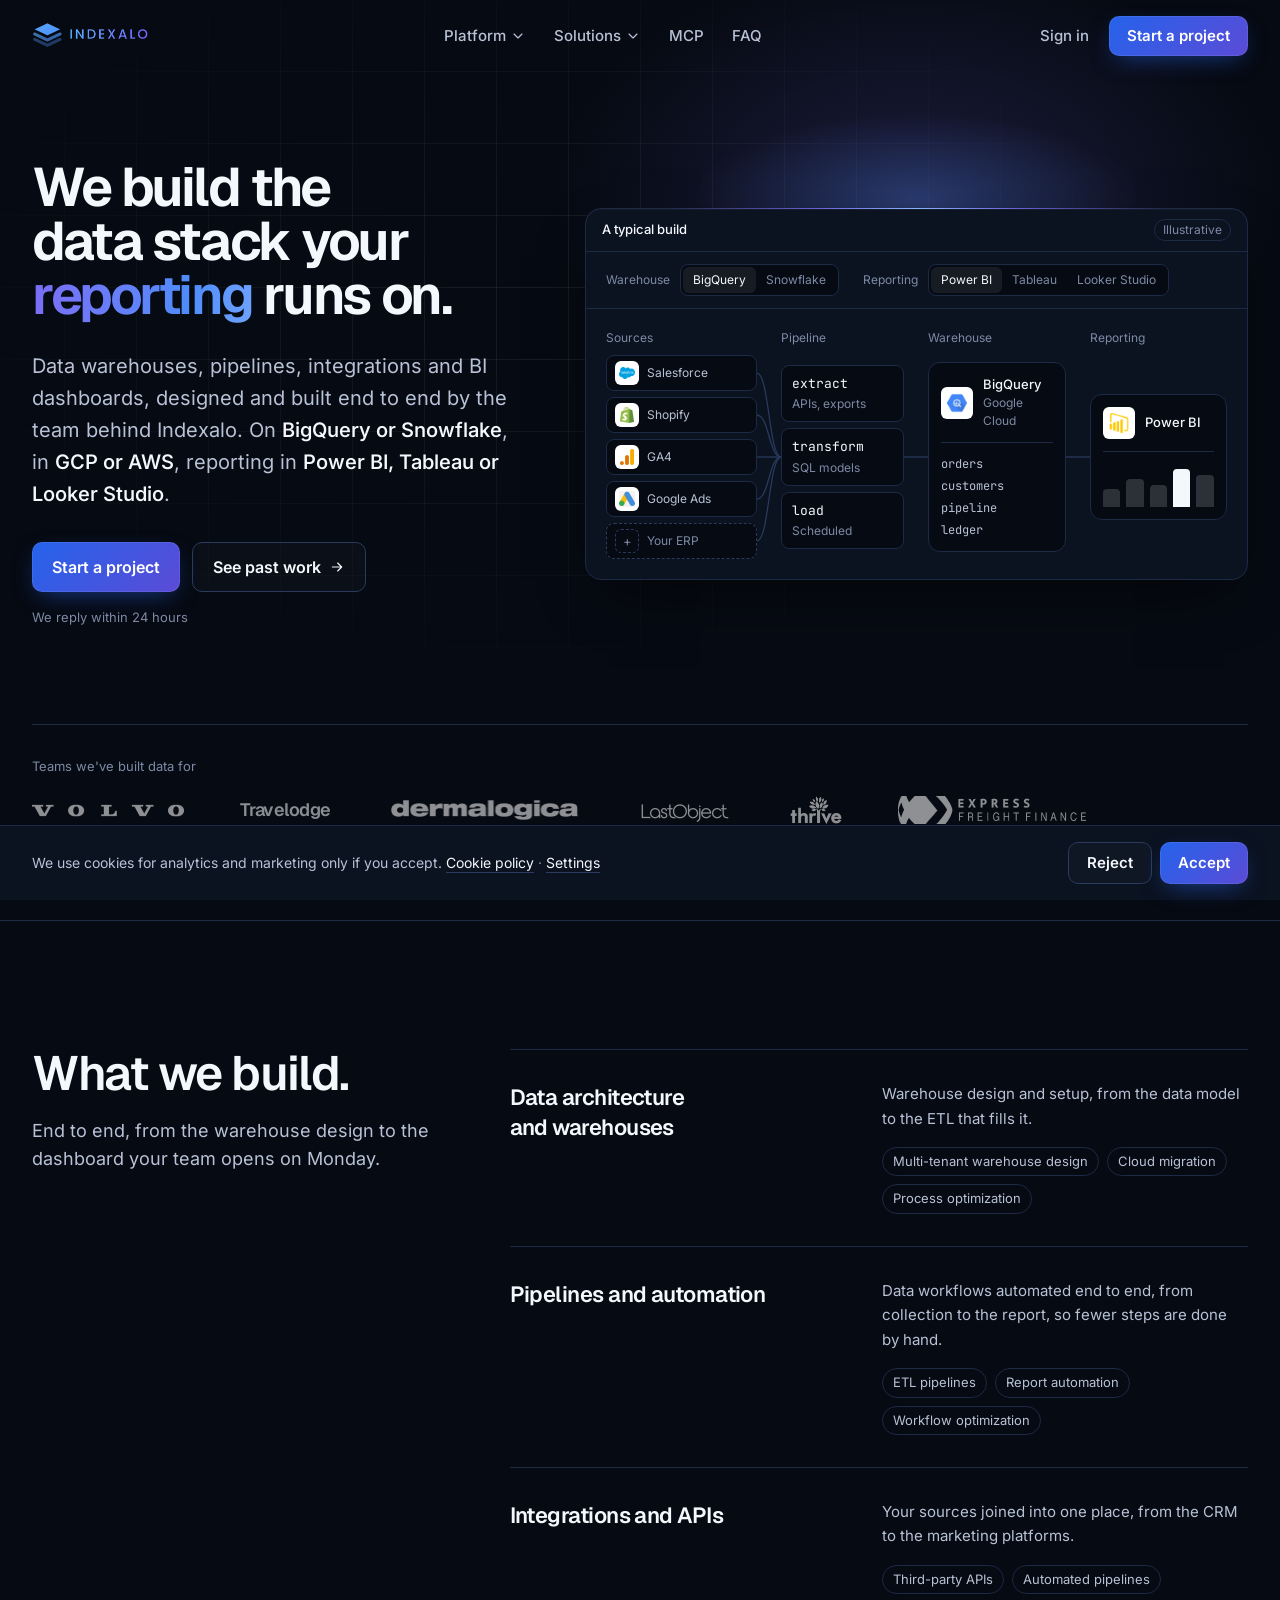
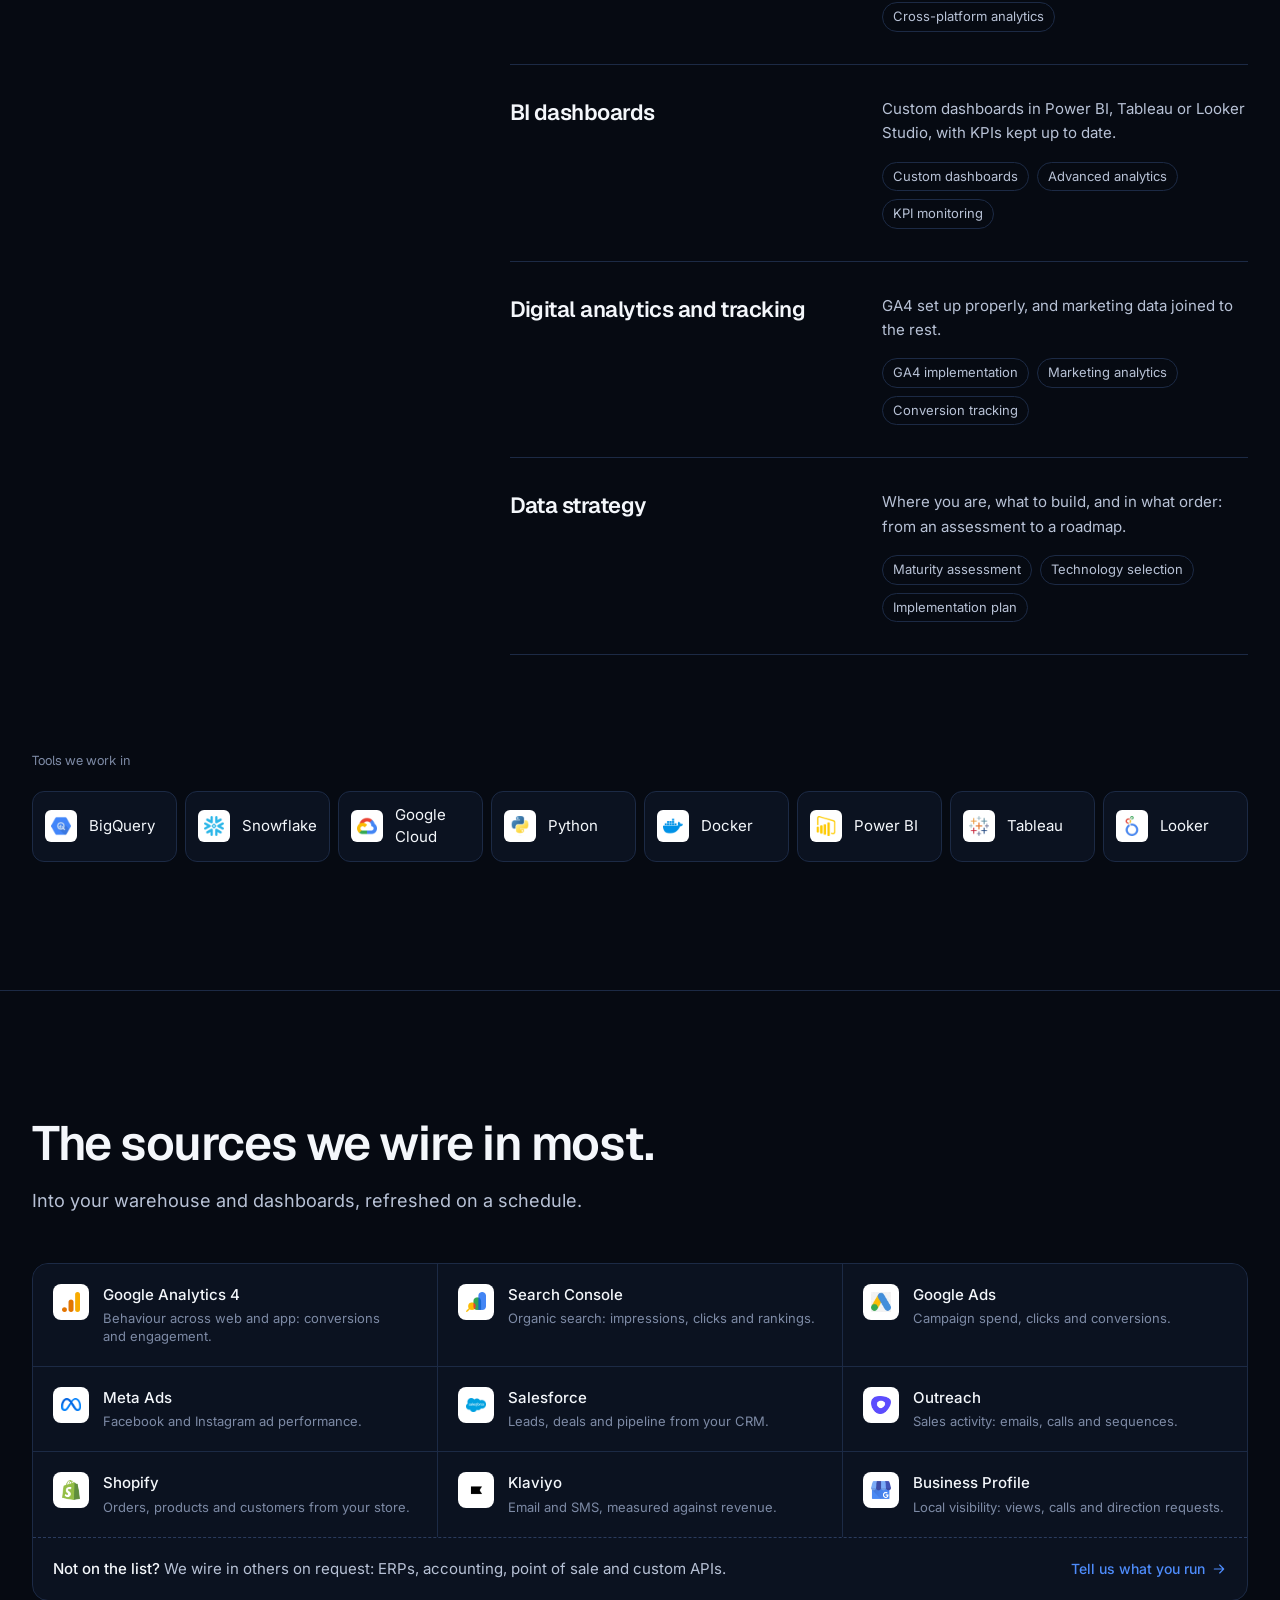
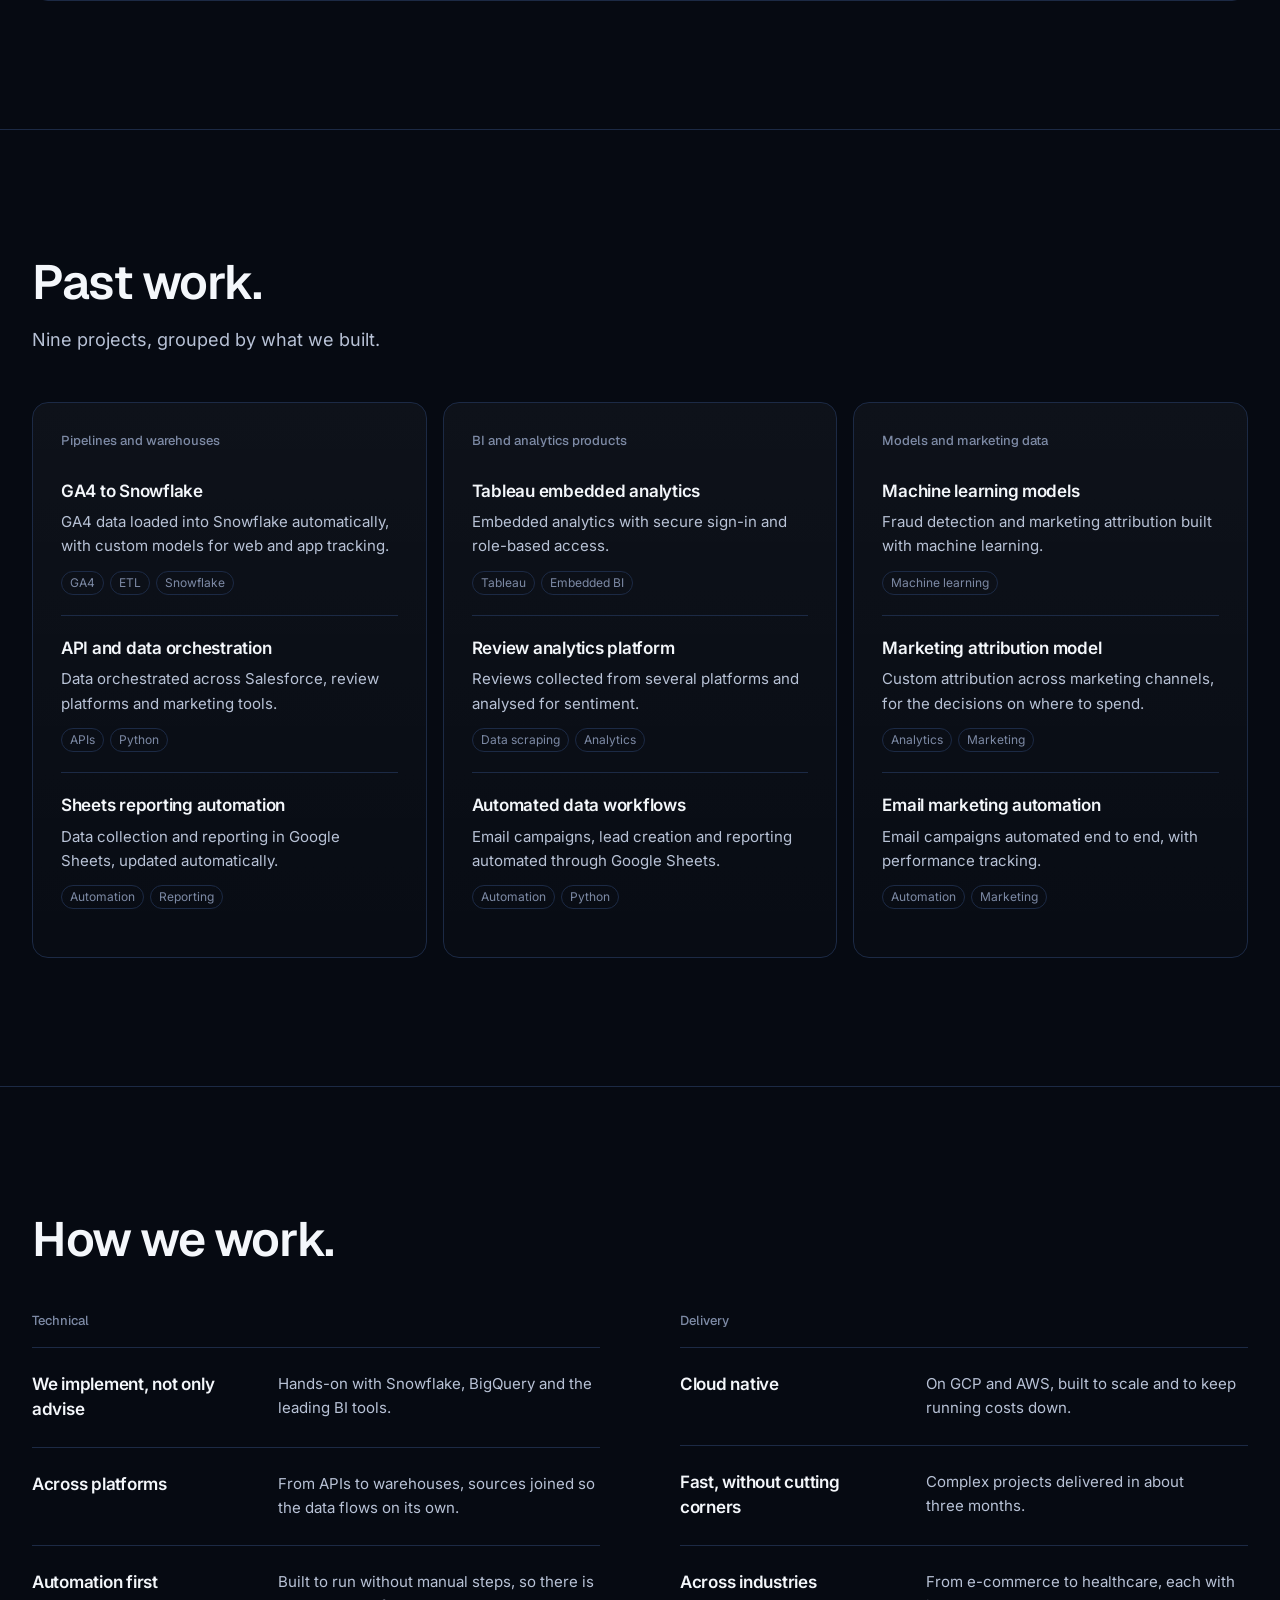
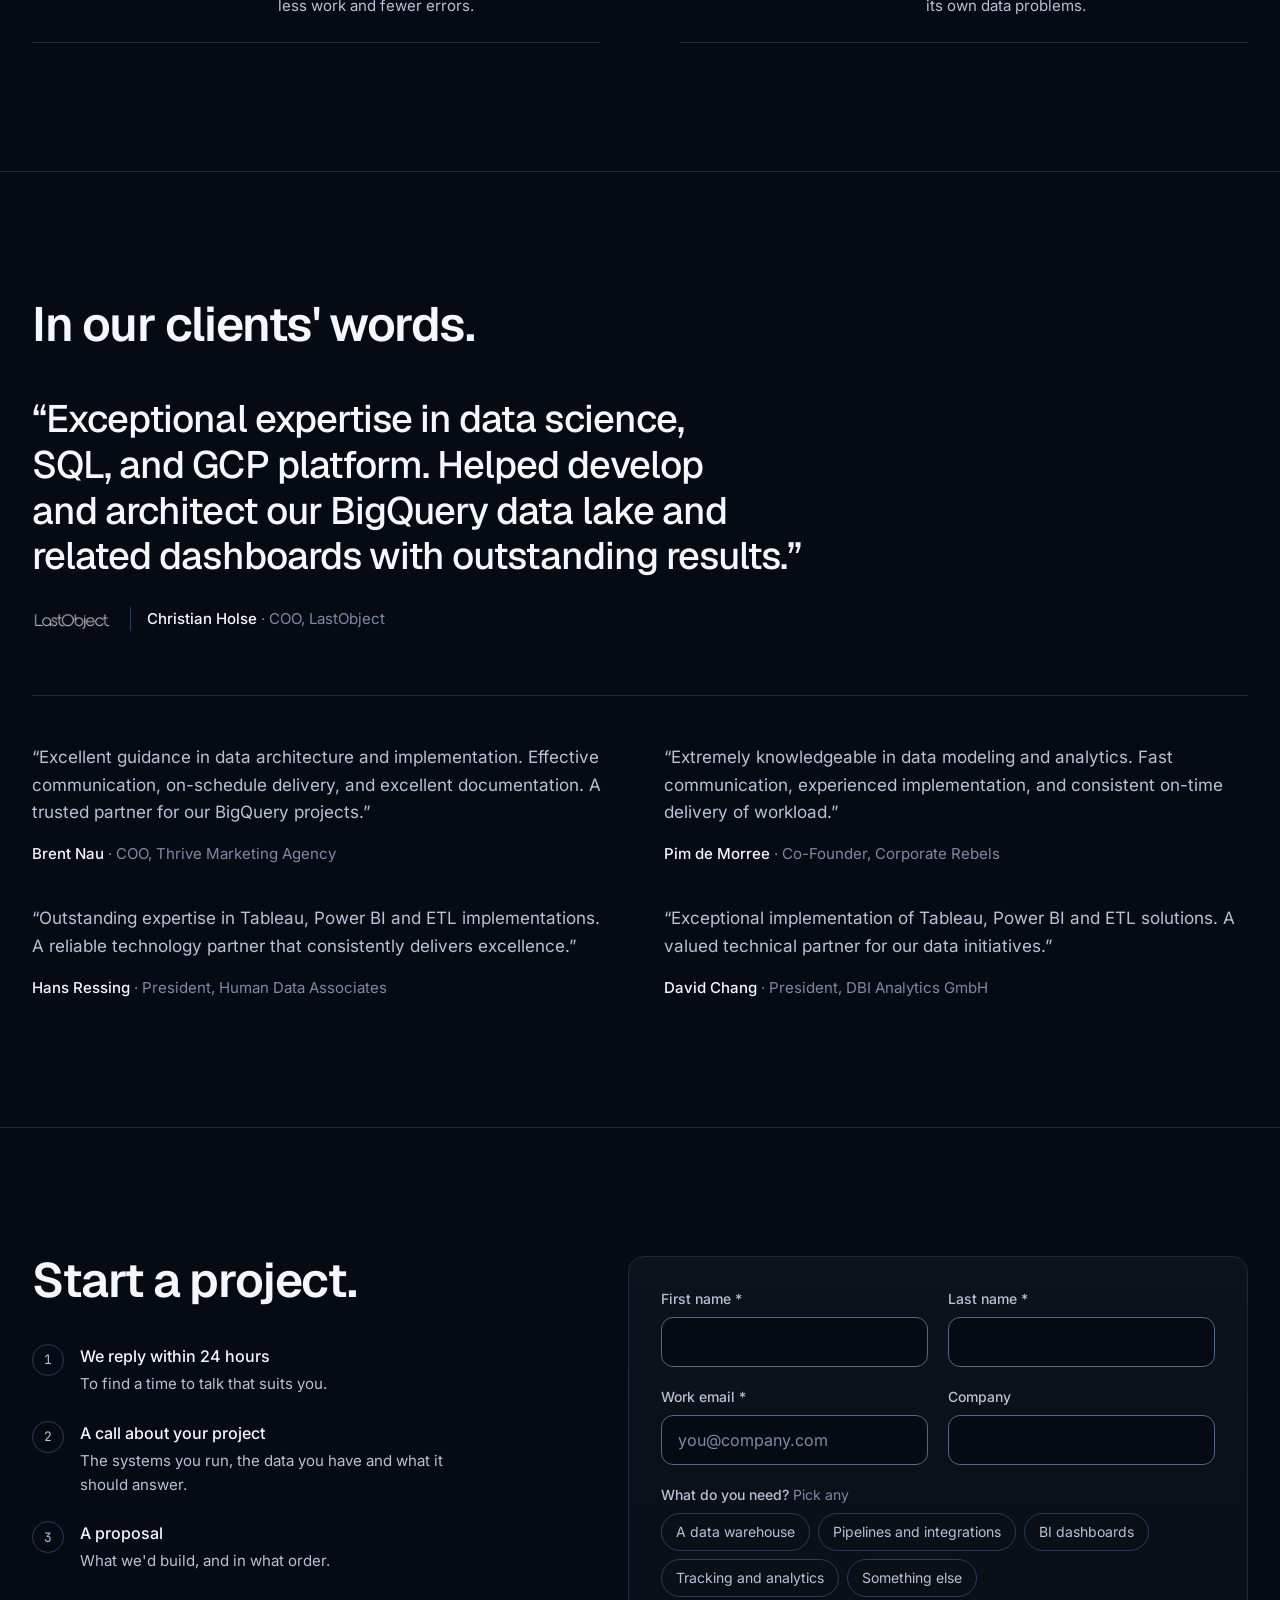
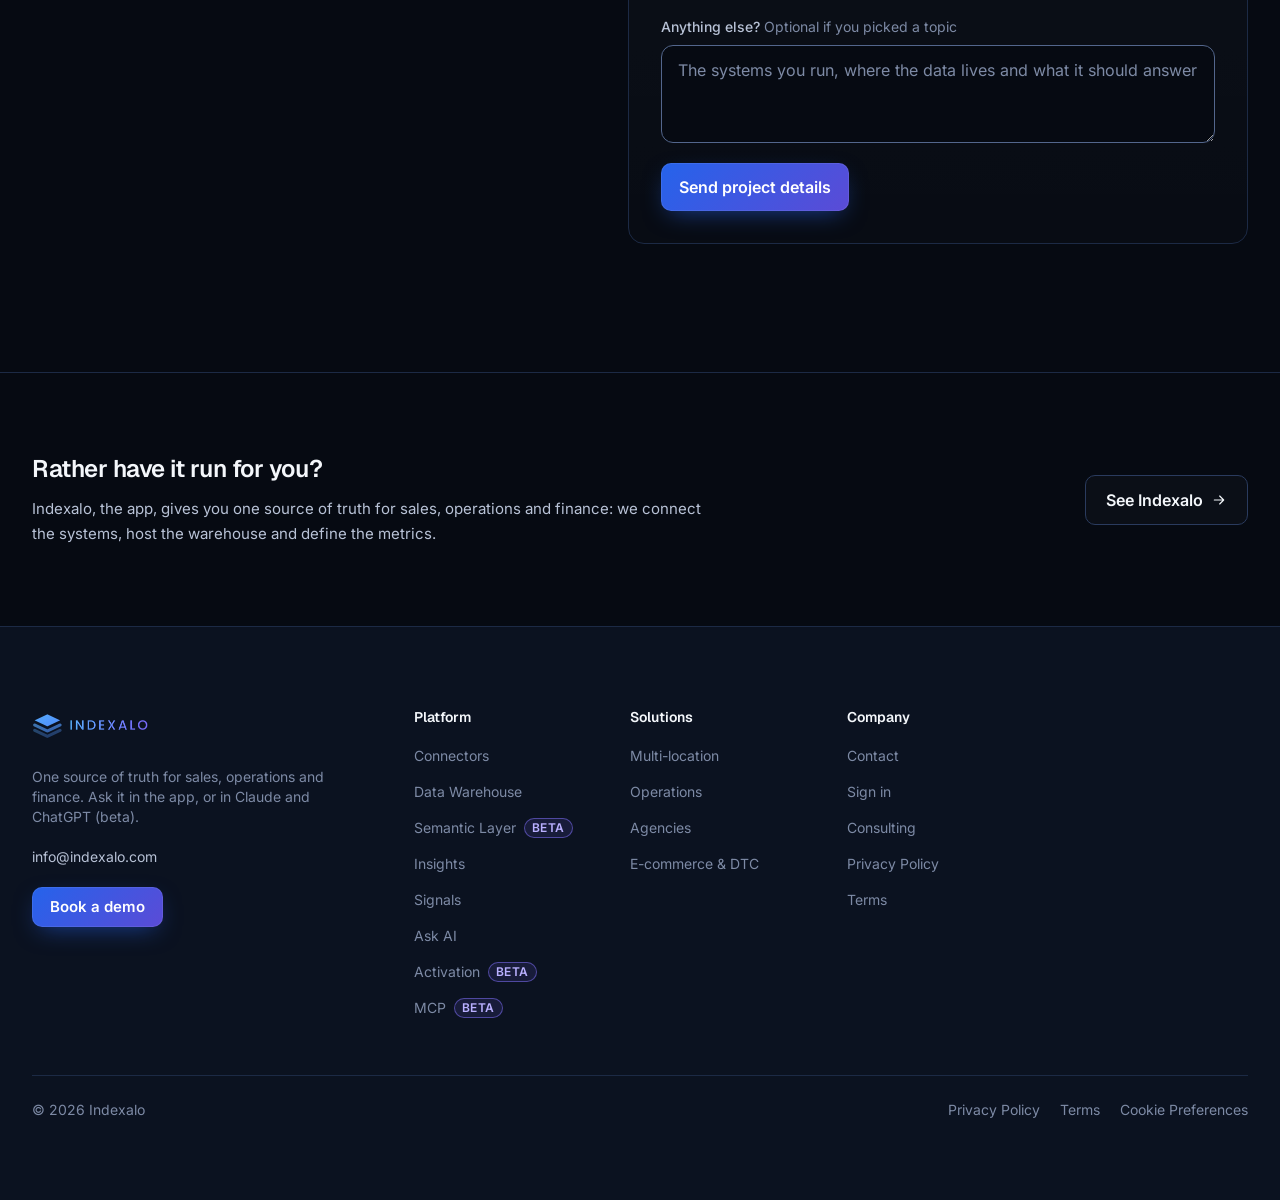
<file: consulting.html>
<!DOCTYPE html><html lang="en"><head><meta charset="UTF-8"><meta name="viewport" content="width=device-width, initial-scale=1"><title>Data engineering and BI consulting | Indexalo</title><meta name="description" content="Indexalo consulting builds data warehouses, ETL pipelines and Power BI, Tableau and Looker Studio dashboards on BigQuery and Snowflake, for small and mid-size businesses."><meta name="robots" content="noindex, nofollow"><link rel="canonical" href="https://indexalo.com/consulting"><link rel="preload" as="font" type="font/woff2" href="/_astro/geist-latin-wght-normal.BgDaEnEv.woff2" crossorigin><link rel="preload" as="font" type="font/woff2" href="/_astro/inter-latin-wght-normal.Dx4kXJAl.woff2" crossorigin><link rel="icon" type="image/png" href="/images/favicon.png"><meta name="theme-color" content="#060a12"><meta property="og:type" content="website"><meta property="og:site_name" content="Indexalo"><meta property="og:title" content="Data engineering and BI consulting | Indexalo"><meta property="og:description" content="Indexalo consulting builds data warehouses, ETL pipelines and Power BI, Tableau and Looker Studio dashboards on BigQuery and Snowflake, for small and mid-size businesses."><meta property="og:url" content="https://indexalo.com/consulting"><meta property="og:image" content="https://indexalo.com/images/og.png"><meta property="og:image:width" content="1200"><meta property="og:image:height" content="630"><meta property="og:image:alt" content="Indexalo: Stop opening six tabs to answer one question."><meta property="og:locale" content="en_US"><meta name="twitter:card" content="summary_large_image"><link rel="preload" as="font" type="font/woff2" href="/_astro/jetbrains-mono-latin-wght-normal.B9CIFXIH.woff2" crossorigin><script type="application/ld+json">{"@context":"https://schema.org","@type":"Service","name":"Data engineering and BI consulting","serviceType":"Data engineering and business intelligence consulting","description":"Data warehouses, ETL pipelines, API integrations and Power BI, Tableau and Looker Studio dashboards on BigQuery and Snowflake, in GCP or AWS.","provider":{"@type":"Organization","name":"Indexalo","url":"https://indexalo.com/"},"url":"https://indexalo.com/consulting","areaServed":"Worldwide"}</script><!-- Before first paint: enable JS-only styles (scroll reveals) and hide an
         announcement the visitor already dismissed. --><script>(function(){const announceId = null;

      document.documentElement.classList.add('js');
      try {
        if (announceId && localStorage.getItem('announce:' + announceId)) {
          document.documentElement.dataset.announceHidden = announceId;
        }
      } catch (e) {}
    })();</script><!-- Consent defaults: nothing is tracked until the visitor opts in
         (see Consent.astro, which injects gtag.js / GTM on consent). --><script>
      window.dataLayer = window.dataLayer || [];
      function gtag() { dataLayer.push(arguments); }
      gtag('js', new Date());
      gtag('consent', 'default', { analytics_storage: 'denied', ad_storage: 'denied' });
    </script><link rel="stylesheet" href="/_astro/Base.CsW_WjfZ.css"><style>.hero-stage[data-astro-cid-if5zrvj2]{pointer-events:none;height:52rem;position:absolute;inset:0 0 auto;overflow:hidden}.hero-grid[data-astro-cid-if5zrvj2]{--cell:4.5rem;--rule:color-mix(in oklab, var(--color-fg) 7%, transparent);background-image:linear-gradient(to right, var(--rule) 1px, transparent 1px), linear-gradient(to bottom, var(--rule) 1px, transparent 1px);background-size:var(--cell) var(--cell);background-position:calc(50% + var(--cell) / 2) -1px;position:absolute;inset:0;-webkit-mask-image:radial-gradient(62% 60% at 42% 36%,#000 10%,#0000008c 45%,#0000 80%);mask-image:radial-gradient(62% 60% at 42% 36%,#000 10%,#0000008c 45%,#0000 80%)}@media (width<=1023.98px){.hero-stage[data-astro-cid-if5zrvj2]{height:34rem}.hero-grid[data-astro-cid-if5zrvj2]{--cell:3rem;--rule:color-mix(in oklab, var(--color-fg) 4%, transparent);-webkit-mask-image:radial-gradient(90% 60% at 30% 25%,#000 5%,#0000 75%);mask-image:radial-gradient(90% 60% at 30% 25%,#000 5%,#0000 75%)}}@media (prefers-reduced-motion:no-preference){.hero-grid[data-astro-cid-if5zrvj2]{animation:1.6s cubic-bezier(.16,1,.3,1) .15s backwards hero-grid-in}}@keyframes hero-grid-in{0%{opacity:0}}@layer properties{@supports (((-webkit-hyphens:none)) and (not (margin-trim:block))) or ((-moz-orient:inline) and (not (color:rgb(from red r g b)))){*,:before,:after,::backdrop{--tw-border-style:solid}}}.topic[data-astro-cid-vekgkm42]{cursor:pointer;border-style:var(--tw-border-style);border-width:1px;border-color:var(--color-line-strong,#2a3b5e);padding-inline:calc(var(--spacing,.25rem) * 3.5);padding-block:calc(var(--spacing,.25rem) * 2);font-size:var(--text-sm,.875rem);line-height:var(--tw-leading,var(--text-sm--line-height,calc(1.25 / .875)));color:var(--color-fg-2,#b8c2d6);transition-property:color,background-color,border-color,outline-color,text-decoration-color,fill,stroke,--tw-gradient-from,--tw-gradient-via,--tw-gradient-to;transition-timing-function:var(--tw-ease,var(--default-transition-timing-function,cubic-bezier(.4, 0, .2, 1)));transition-duration:var(--tw-duration,var(--default-transition-duration,.15s));-webkit-user-select:none;user-select:none;border-radius:2147483647px;align-items:center;display:inline-flex}@media (hover:hover){.topic[data-astro-cid-vekgkm42]:hover{border-color:var(--color-fg-3,#7d8aa5);color:var(--color-fg,#f4f7fb)}}.topic[data-astro-cid-vekgkm42]:has(:checked){border-color:var(--color-primary);background:#4e8cfb24}@supports (color:color-mix(in lab, red, red)){.topic[data-astro-cid-vekgkm42]:has(:checked){background:color-mix(in oklab, var(--color-primary) 14%, transparent)}}.topic[data-astro-cid-vekgkm42]:has(:checked){color:var(--color-fg)}.topic[data-astro-cid-vekgkm42]:has(:focus-visible){outline:2px solid var(--color-primary);outline-offset:2px}@media (pointer:coarse){.topic[data-astro-cid-vekgkm42]{min-height:2.75rem}}@property --tw-border-style{syntax:"*";inherits:false;initial-value:solid}
</style><link rel="stylesheet" href="/_astro/consulting.BV4Pirk_.css"></head><body class="min-h-dvh"><a href="#main" class="sr-only z-[70] rounded-lg bg-primary px-4 py-2 text-white focus:not-sr-only focus:fixed focus:top-3 focus:left-3">Skip to content</a><div class="fixed inset-x-0 top-0 z-50"><header id="site-header" class="group/header border-b border-transparent transition-colors duration-300 data-[scrolled]:border-line data-[scrolled]:bg-ink/80 data-[scrolled]:backdrop-blur-xl" data-astro-cid-wpvy4v7s><div class="container-x flex h-16 items-center justify-between gap-3 sm:gap-6 lg:h-[4.5rem]" data-astro-cid-wpvy4v7s><!-- HOME: /new while the redesign is in preview, / at go-live (src/data/site.ts). --><a href="/new" class="shrink-0" aria-label="Indexalo home" data-astro-cid-wpvy4v7s><img src="/images/indexalo_logo.webp" alt="Indexalo" width="293" height="80" class="h-8 w-auto min-[360px]:h-9 lg:h-10" data-astro-cid-wpvy4v7s></a><!-- Desktop --><nav class="hidden items-center gap-1 lg:flex" aria-label="Main" data-astro-cid-wpvy4v7s><div class="relative" data-menu data-astro-cid-wpvy4v7s><button type="button" class="nav-trigger" aria-expanded="false" aria-controls="menu-platform" data-astro-cid-wpvy4v7s>Platform <svg class="size-4 transition-transform" viewBox="0 0 24 24" fill="none" stroke="currentColor" stroke-width="1.75" stroke-linecap="round" stroke-linejoin="round" aria-hidden="true"><path d="m6 9 6 6 6-6"/></svg></button><div id="menu-platform" class="menu-panel w-[min(50rem,calc(100vw-4rem))]" hidden data-astro-cid-wpvy4v7s><div class="grid grid-cols-[1fr_14rem] gap-2" data-astro-cid-wpvy4v7s><ul class="grid grid-cols-2 gap-1" data-astro-cid-wpvy4v7s><li data-astro-cid-wpvy4v7s><a href="/new#connectors" class="menu-item" data-astro-cid-wpvy4v7s><span class="menu-icon" data-astro-cid-wpvy4v7s><svg class="size-5" viewBox="0 0 24 24" fill="none" stroke="currentColor" stroke-width="1.75" stroke-linecap="round" stroke-linejoin="round" aria-hidden="true"><path d="M9 2v5M15 2v5"/><path d="M6 7h12v4a6 6 0 0 1-12 0z"/><path d="M12 17v5"/></svg></span><span class="min-w-0" data-astro-cid-wpvy4v7s><span class="flex items-center gap-2 font-medium text-fg" data-astro-cid-wpvy4v7s>Connectors</span><span class="mt-0.5 block text-[0.8125rem] leading-snug text-fg-3" data-astro-cid-wpvy4v7s>CRM, ERP, store and accounting systems. What isn&#39;t built in, our team connects.</span></span></a></li><li data-astro-cid-wpvy4v7s><a href="/new#warehouse" class="menu-item" data-astro-cid-wpvy4v7s><span class="menu-icon" data-astro-cid-wpvy4v7s><svg class="size-5" viewBox="0 0 24 24" fill="none" stroke="currentColor" stroke-width="1.75" stroke-linecap="round" stroke-linejoin="round" aria-hidden="true"><ellipse cx="12" cy="5" rx="8" ry="3"/><path d="M4 5v6c0 1.66 3.58 3 8 3s8-1.34 8-3V5"/><path d="M4 11v6c0 1.66 3.58 3 8 3s8-1.34 8-3v-6"/></svg></span><span class="min-w-0" data-astro-cid-wpvy4v7s><span class="flex items-center gap-2 font-medium text-fg" data-astro-cid-wpvy4v7s>Data Warehouse</span><span class="mt-0.5 block text-[0.8125rem] leading-snug text-fg-3" data-astro-cid-wpvy4v7s>We host it for you, or you connect your own BigQuery.</span></span></a></li><li data-astro-cid-wpvy4v7s><a href="/new#semantic-layer" class="menu-item" data-astro-cid-wpvy4v7s><span class="menu-icon" data-astro-cid-wpvy4v7s><svg class="size-5" viewBox="0 0 24 24" fill="none" stroke="currentColor" stroke-width="1.75" stroke-linecap="round" stroke-linejoin="round" aria-hidden="true"><path d="M4 19.5V5a2 2 0 0 1 2-2h14v15H6.5A2.5 2.5 0 0 0 4 20.5 2.5 2.5 0 0 0 6.5 23H20"/><path d="m9 10 2 2 4-4"/></svg></span><span class="min-w-0" data-astro-cid-wpvy4v7s><span class="flex items-center gap-2 font-medium text-fg" data-astro-cid-wpvy4v7s>Semantic Layer<span class="beta-pill" title="In beta: available to early-access customers">Beta</span></span><span class="mt-0.5 block text-[0.8125rem] leading-snug text-fg-3" data-astro-cid-wpvy4v7s>Defining your own data is the hard part. We do it for you.</span></span></a></li><li data-astro-cid-wpvy4v7s><a href="/new#insights" class="menu-item" data-astro-cid-wpvy4v7s><span class="menu-icon" data-astro-cid-wpvy4v7s><svg class="size-5" viewBox="0 0 24 24" fill="none" stroke="currentColor" stroke-width="1.75" stroke-linecap="round" stroke-linejoin="round" aria-hidden="true"><path d="M3 3v18h18"/><path d="m7 15 4-5 3 3 5-6"/></svg></span><span class="min-w-0" data-astro-cid-wpvy4v7s><span class="flex items-center gap-2 font-medium text-fg" data-astro-cid-wpvy4v7s>Insights</span><span class="mt-0.5 block text-[0.8125rem] leading-snug text-fg-3" data-astro-cid-wpvy4v7s>Dashboards for sales, operations and finance, set up for you.</span></span></a></li><li data-astro-cid-wpvy4v7s><a href="/new#signals" class="menu-item" data-astro-cid-wpvy4v7s><span class="menu-icon" data-astro-cid-wpvy4v7s><svg class="size-5" viewBox="0 0 24 24" fill="none" stroke="currentColor" stroke-width="1.75" stroke-linecap="round" stroke-linejoin="round" aria-hidden="true"><path d="M2 12h4l3-8 4 16 3-8h6"/></svg></span><span class="min-w-0" data-astro-cid-wpvy4v7s><span class="flex items-center gap-2 font-medium text-fg" data-astro-cid-wpvy4v7s>Signals</span><span class="mt-0.5 block text-[0.8125rem] leading-snug text-fg-3" data-astro-cid-wpvy4v7s>Catches what changed: a store behind pace, stock running low, data that stopped.</span></span></a></li><li data-astro-cid-wpvy4v7s><a href="/new#ask-ai" class="menu-item" data-astro-cid-wpvy4v7s><span class="menu-icon" data-astro-cid-wpvy4v7s><svg class="size-5" viewBox="0 0 24 24" fill="none" stroke="currentColor" stroke-width="1.75" stroke-linecap="round" stroke-linejoin="round" aria-hidden="true"><path d="M12 3l1.9 5.1L19 10l-5.1 1.9L12 17l-1.9-5.1L5 10l5.1-1.9z"/><path d="M19 15l.8 2.2L22 18l-2.2.8L19 21l-.8-2.2L16 18l2.2-.8z"/></svg></span><span class="min-w-0" data-astro-cid-wpvy4v7s><span class="flex items-center gap-2 font-medium text-fg" data-astro-cid-wpvy4v7s>Ask AI</span><span class="mt-0.5 block text-[0.8125rem] leading-snug text-fg-3" data-astro-cid-wpvy4v7s>Ask in plain language. Answers come from your own numbers.</span></span></a></li><li data-astro-cid-wpvy4v7s><a href="/new#activation" class="menu-item" data-astro-cid-wpvy4v7s><span class="menu-icon" data-astro-cid-wpvy4v7s><svg class="size-5" viewBox="0 0 24 24" fill="none" stroke="currentColor" stroke-width="1.75" stroke-linecap="round" stroke-linejoin="round" aria-hidden="true"><path d="M22 2 11 13"/><path d="M22 2 15 22l-4-9-9-4z"/></svg></span><span class="min-w-0" data-astro-cid-wpvy4v7s><span class="flex items-center gap-2 font-medium text-fg" data-astro-cid-wpvy4v7s>Activation<span class="beta-pill" title="In beta: available to early-access customers">Beta</span></span><span class="mt-0.5 block text-[0.8125rem] leading-snug text-fg-3" data-astro-cid-wpvy4v7s>Alerts, reports and exports sent to the tools you work in.</span></span></a></li><li data-astro-cid-wpvy4v7s><a href="/new#mcp" class="menu-item" data-astro-cid-wpvy4v7s><span class="menu-icon" data-astro-cid-wpvy4v7s><svg class="size-5" viewBox="0 0 24 24" fill="none" stroke="currentColor" stroke-width="1.75" stroke-linecap="round" stroke-linejoin="round" aria-hidden="true"><path d="M4 9a2 2 0 0 1-2-2V5h6v2a2 2 0 0 1-2 2z"/><path d="M3 5V3M7 5V3"/><path d="M5 9v4a4 4 0 0 0 4 4h6a4 4 0 0 0 4-4v-2"/><path d="M17 11V7h4v4a2 2 0 0 1-2 2"/><path d="M18 7V3M20 7V3"/></svg></span><span class="min-w-0" data-astro-cid-wpvy4v7s><span class="flex items-center gap-2 font-medium text-fg" data-astro-cid-wpvy4v7s>MCP<span class="beta-pill" title="In beta: available to early-access customers">Beta</span></span><span class="mt-0.5 block text-[0.8125rem] leading-snug text-fg-3" data-astro-cid-wpvy4v7s>Your own data inside Claude and ChatGPT.</span></span></a></li></ul><a href="/new#platform" class="group relative flex flex-col justify-end overflow-hidden rounded-xl border border-line bg-ink-3 p-4" data-astro-cid-wpvy4v7s><div class="glow-accent pointer-events-none absolute -top-16 -right-16 size-48" data-astro-cid-wpvy4v7s></div><div class="bg-dots pointer-events-none absolute inset-0" data-astro-cid-wpvy4v7s></div><p class="relative font-display text-lg leading-tight font-semibold text-fg" data-astro-cid-wpvy4v7s>One loop, from raw data to action.</p><span class="relative mt-3 inline-flex items-center gap-1 text-sm text-primary" data-astro-cid-wpvy4v7s>See the platform <svg class="size-4 transition-transform group-hover:translate-x-0.5" viewBox="0 0 24 24" fill="none" stroke="currentColor" stroke-width="1.75" stroke-linecap="round" stroke-linejoin="round" aria-hidden="true"><path d="M5 12h14M13 6l6 6-6 6"/></svg></span></a></div></div></div><div class="relative" data-menu data-astro-cid-wpvy4v7s><button type="button" class="nav-trigger" aria-expanded="false" aria-controls="menu-solutions" data-astro-cid-wpvy4v7s>Solutions <svg class="size-4 transition-transform" viewBox="0 0 24 24" fill="none" stroke="currentColor" stroke-width="1.75" stroke-linecap="round" stroke-linejoin="round" aria-hidden="true"><path d="m6 9 6 6 6-6"/></svg></button><div id="menu-solutions" class="menu-panel w-[24rem]" hidden data-astro-cid-wpvy4v7s><ul class="grid gap-1" data-astro-cid-wpvy4v7s><li data-astro-cid-wpvy4v7s><a href="/new#solutions" data-solution="multi-location" class="menu-item" data-astro-cid-wpvy4v7s><span class="menu-icon" data-astro-cid-wpvy4v7s><svg class="size-5" viewBox="0 0 24 24" fill="none" stroke="currentColor" stroke-width="1.75" stroke-linecap="round" stroke-linejoin="round" aria-hidden="true"><path d="M12 22s7-6.2 7-12a7 7 0 0 0-14 0c0 5.8 7 12 7 12z"/><circle cx="12" cy="10" r="2.5"/></svg></span><span data-astro-cid-wpvy4v7s><span class="block font-medium text-fg" data-astro-cid-wpvy4v7s>Multi-location</span><span class="mt-0.5 block text-[0.8125rem] leading-snug text-fg-3" data-astro-cid-wpvy4v7s>Sales by location against target, and the reviews behind them.</span></span></a></li><li data-astro-cid-wpvy4v7s><a href="/new#solutions" data-solution="operations" class="menu-item" data-astro-cid-wpvy4v7s><span class="menu-icon" data-astro-cid-wpvy4v7s><svg class="size-5" viewBox="0 0 24 24" fill="none" stroke="currentColor" stroke-width="1.75" stroke-linecap="round" stroke-linejoin="round" aria-hidden="true"><path d="M2 12h4l3-8 4 16 3-8h6"/></svg></span><span data-astro-cid-wpvy4v7s><span class="block font-medium text-fg" data-astro-cid-wpvy4v7s>Operations</span><span class="mt-0.5 block text-[0.8125rem] leading-snug text-fg-3" data-astro-cid-wpvy4v7s>Stock cover, supplier lead times and late orders in one view.</span></span></a></li><li data-astro-cid-wpvy4v7s><a href="/new#solutions" data-solution="agencies" class="menu-item" data-astro-cid-wpvy4v7s><span class="menu-icon" data-astro-cid-wpvy4v7s><svg class="size-5" viewBox="0 0 24 24" fill="none" stroke="currentColor" stroke-width="1.75" stroke-linecap="round" stroke-linejoin="round" aria-hidden="true"><rect x="4" y="2" width="16" height="20" rx="2"/><path d="M9 22v-4h6v4M8 6h.01M12 6h.01M16 6h.01M8 10h.01M12 10h.01M16 10h.01M8 14h.01M12 14h.01M16 14h.01"/></svg></span><span data-astro-cid-wpvy4v7s><span class="block font-medium text-fg" data-astro-cid-wpvy4v7s>Agencies</span><span class="mt-0.5 block text-[0.8125rem] leading-snug text-fg-3" data-astro-cid-wpvy4v7s>Scheduled client reports, built from their own data.</span></span></a></li><li data-astro-cid-wpvy4v7s><a href="/new#solutions" data-solution="ecommerce" class="menu-item" data-astro-cid-wpvy4v7s><span class="menu-icon" data-astro-cid-wpvy4v7s><svg class="size-5" viewBox="0 0 24 24" fill="none" stroke="currentColor" stroke-width="1.75" stroke-linecap="round" stroke-linejoin="round" aria-hidden="true"><circle cx="9" cy="20" r="1.5"/><circle cx="18" cy="20" r="1.5"/><path d="M2 3h3l2.7 12.4a2 2 0 0 0 2 1.6h8.4a2 2 0 0 0 2-1.5L22 7H6"/></svg></span><span data-astro-cid-wpvy4v7s><span class="block font-medium text-fg" data-astro-cid-wpvy4v7s>E-commerce &amp; DTC</span><span class="mt-0.5 block text-[0.8125rem] leading-snug text-fg-3" data-astro-cid-wpvy4v7s>Orders, margin and repeat customers by channel.</span></span></a></li></ul></div></div><a href="/new#assistants" class="nav-trigger" data-astro-cid-wpvy4v7s>MCP</a><a href="/new#faq" class="nav-trigger" data-astro-cid-wpvy4v7s>FAQ</a></nav><div class="hidden items-center gap-2 lg:flex" data-astro-cid-wpvy4v7s><a href="https://app.indexalo.com" class="nav-trigger" data-astro-cid-wpvy4v7s>Sign in</a><a href="#contact" class="btn btn-primary" data-astro-cid-wpvy4v7s>Start a project</a></div><!-- Mobile: the primary action stays one tap away beside the menu. Under
         360px the logo and button shrink so the menu button stays on screen. --><a href="#contact" class="btn btn-primary ml-auto mr-1 px-3 py-2 text-[0.8125rem] whitespace-nowrap min-[360px]:px-3.5 min-[360px]:text-sm lg:hidden" data-astro-cid-wpvy4v7s>Start a project</a><button type="button" id="mobile-toggle" popovertarget="mobile-menu" class="-mr-2 rounded-lg p-2 text-fg-2 hover:text-fg lg:hidden" aria-expanded="false" aria-controls="mobile-menu" aria-label="Open menu" data-astro-cid-wpvy4v7s><svg class="size-6" viewBox="0 0 24 24" fill="none" stroke="currentColor" stroke-width="1.75" stroke-linecap="round" stroke-linejoin="round" aria-hidden="true"><path d="M4 6h16M4 12h16M4 18h16"/></svg></button></div></header><!-- Outside <header>: the header's backdrop-filter would otherwise become the
     containing block for this fixed drawer. --><div id="mobile-menu" popover role="dialog" aria-modal="true" aria-label="Menu" class="m-0 h-dvh max-h-none w-full max-w-none overflow-y-auto border-0 bg-ink p-0 text-fg lg:hidden" data-astro-cid-wpvy4v7s><div class="container-x flex h-16 items-center justify-between" data-astro-cid-wpvy4v7s><img src="/images/indexalo_logo.webp" alt="Indexalo" width="293" height="80" class="h-9 w-auto" data-astro-cid-wpvy4v7s><button type="button" id="mobile-close" popovertarget="mobile-menu" popovertargetaction="hide" class="-mr-2 rounded-lg p-2 text-fg-2 hover:text-fg" aria-label="Close menu" data-astro-cid-wpvy4v7s><svg class="size-6" viewBox="0 0 24 24" fill="none" stroke="currentColor" stroke-width="1.75" stroke-linecap="round" stroke-linejoin="round" aria-hidden="true"><path d="M18 6 6 18M6 6l12 12"/></svg></button></div><nav class="container-x pb-10" aria-label="Mobile" data-astro-cid-wpvy4v7s><details class="mobile-group" open data-astro-cid-wpvy4v7s><summary data-astro-cid-wpvy4v7s>Platform <svg class="size-5" viewBox="0 0 24 24" fill="none" stroke="currentColor" stroke-width="1.75" stroke-linecap="round" stroke-linejoin="round" aria-hidden="true"><path d="m6 9 6 6 6-6"/></svg></summary><ul class="pb-2" data-astro-cid-wpvy4v7s><li data-astro-cid-wpvy4v7s><a href="/new#connectors" class="flex items-center gap-3 py-2.5 text-fg-2" data-astro-cid-wpvy4v7s><span class="menu-icon" data-astro-cid-wpvy4v7s><svg class="size-5" viewBox="0 0 24 24" fill="none" stroke="currentColor" stroke-width="1.75" stroke-linecap="round" stroke-linejoin="round" aria-hidden="true"><path d="M9 2v5M15 2v5"/><path d="M6 7h12v4a6 6 0 0 1-12 0z"/><path d="M12 17v5"/></svg></span><span data-astro-cid-wpvy4v7s>Connectors</span></a></li><li data-astro-cid-wpvy4v7s><a href="/new#warehouse" class="flex items-center gap-3 py-2.5 text-fg-2" data-astro-cid-wpvy4v7s><span class="menu-icon" data-astro-cid-wpvy4v7s><svg class="size-5" viewBox="0 0 24 24" fill="none" stroke="currentColor" stroke-width="1.75" stroke-linecap="round" stroke-linejoin="round" aria-hidden="true"><ellipse cx="12" cy="5" rx="8" ry="3"/><path d="M4 5v6c0 1.66 3.58 3 8 3s8-1.34 8-3V5"/><path d="M4 11v6c0 1.66 3.58 3 8 3s8-1.34 8-3v-6"/></svg></span><span data-astro-cid-wpvy4v7s>Data Warehouse</span></a></li><li data-astro-cid-wpvy4v7s><a href="/new#semantic-layer" class="flex items-center gap-3 py-2.5 text-fg-2" data-astro-cid-wpvy4v7s><span class="menu-icon" data-astro-cid-wpvy4v7s><svg class="size-5" viewBox="0 0 24 24" fill="none" stroke="currentColor" stroke-width="1.75" stroke-linecap="round" stroke-linejoin="round" aria-hidden="true"><path d="M4 19.5V5a2 2 0 0 1 2-2h14v15H6.5A2.5 2.5 0 0 0 4 20.5 2.5 2.5 0 0 0 6.5 23H20"/><path d="m9 10 2 2 4-4"/></svg></span><span data-astro-cid-wpvy4v7s>Semantic Layer</span><span class="beta-pill" title="In beta: available to early-access customers">Beta</span></a></li><li data-astro-cid-wpvy4v7s><a href="/new#insights" class="flex items-center gap-3 py-2.5 text-fg-2" data-astro-cid-wpvy4v7s><span class="menu-icon" data-astro-cid-wpvy4v7s><svg class="size-5" viewBox="0 0 24 24" fill="none" stroke="currentColor" stroke-width="1.75" stroke-linecap="round" stroke-linejoin="round" aria-hidden="true"><path d="M3 3v18h18"/><path d="m7 15 4-5 3 3 5-6"/></svg></span><span data-astro-cid-wpvy4v7s>Insights</span></a></li><li data-astro-cid-wpvy4v7s><a href="/new#signals" class="flex items-center gap-3 py-2.5 text-fg-2" data-astro-cid-wpvy4v7s><span class="menu-icon" data-astro-cid-wpvy4v7s><svg class="size-5" viewBox="0 0 24 24" fill="none" stroke="currentColor" stroke-width="1.75" stroke-linecap="round" stroke-linejoin="round" aria-hidden="true"><path d="M2 12h4l3-8 4 16 3-8h6"/></svg></span><span data-astro-cid-wpvy4v7s>Signals</span></a></li><li data-astro-cid-wpvy4v7s><a href="/new#ask-ai" class="flex items-center gap-3 py-2.5 text-fg-2" data-astro-cid-wpvy4v7s><span class="menu-icon" data-astro-cid-wpvy4v7s><svg class="size-5" viewBox="0 0 24 24" fill="none" stroke="currentColor" stroke-width="1.75" stroke-linecap="round" stroke-linejoin="round" aria-hidden="true"><path d="M12 3l1.9 5.1L19 10l-5.1 1.9L12 17l-1.9-5.1L5 10l5.1-1.9z"/><path d="M19 15l.8 2.2L22 18l-2.2.8L19 21l-.8-2.2L16 18l2.2-.8z"/></svg></span><span data-astro-cid-wpvy4v7s>Ask AI</span></a></li><li data-astro-cid-wpvy4v7s><a href="/new#activation" class="flex items-center gap-3 py-2.5 text-fg-2" data-astro-cid-wpvy4v7s><span class="menu-icon" data-astro-cid-wpvy4v7s><svg class="size-5" viewBox="0 0 24 24" fill="none" stroke="currentColor" stroke-width="1.75" stroke-linecap="round" stroke-linejoin="round" aria-hidden="true"><path d="M22 2 11 13"/><path d="M22 2 15 22l-4-9-9-4z"/></svg></span><span data-astro-cid-wpvy4v7s>Activation</span><span class="beta-pill" title="In beta: available to early-access customers">Beta</span></a></li><li data-astro-cid-wpvy4v7s><a href="/new#mcp" class="flex items-center gap-3 py-2.5 text-fg-2" data-astro-cid-wpvy4v7s><span class="menu-icon" data-astro-cid-wpvy4v7s><svg class="size-5" viewBox="0 0 24 24" fill="none" stroke="currentColor" stroke-width="1.75" stroke-linecap="round" stroke-linejoin="round" aria-hidden="true"><path d="M4 9a2 2 0 0 1-2-2V5h6v2a2 2 0 0 1-2 2z"/><path d="M3 5V3M7 5V3"/><path d="M5 9v4a4 4 0 0 0 4 4h6a4 4 0 0 0 4-4v-2"/><path d="M17 11V7h4v4a2 2 0 0 1-2 2"/><path d="M18 7V3M20 7V3"/></svg></span><span data-astro-cid-wpvy4v7s>MCP</span><span class="beta-pill" title="In beta: available to early-access customers">Beta</span></a></li></ul></details><details class="mobile-group" data-astro-cid-wpvy4v7s><summary data-astro-cid-wpvy4v7s>Solutions <svg class="size-5" viewBox="0 0 24 24" fill="none" stroke="currentColor" stroke-width="1.75" stroke-linecap="round" stroke-linejoin="round" aria-hidden="true"><path d="m6 9 6 6 6-6"/></svg></summary><ul class="pb-2" data-astro-cid-wpvy4v7s><li data-astro-cid-wpvy4v7s><a href="/new#solutions" class="flex items-center gap-3 py-2.5 text-fg-2" data-astro-cid-wpvy4v7s><span class="menu-icon" data-astro-cid-wpvy4v7s><svg class="size-5" viewBox="0 0 24 24" fill="none" stroke="currentColor" stroke-width="1.75" stroke-linecap="round" stroke-linejoin="round" aria-hidden="true"><path d="M12 22s7-6.2 7-12a7 7 0 0 0-14 0c0 5.8 7 12 7 12z"/><circle cx="12" cy="10" r="2.5"/></svg></span>Multi-location</a></li><li data-astro-cid-wpvy4v7s><a href="/new#solutions" class="flex items-center gap-3 py-2.5 text-fg-2" data-astro-cid-wpvy4v7s><span class="menu-icon" data-astro-cid-wpvy4v7s><svg class="size-5" viewBox="0 0 24 24" fill="none" stroke="currentColor" stroke-width="1.75" stroke-linecap="round" stroke-linejoin="round" aria-hidden="true"><path d="M2 12h4l3-8 4 16 3-8h6"/></svg></span>Operations</a></li><li data-astro-cid-wpvy4v7s><a href="/new#solutions" class="flex items-center gap-3 py-2.5 text-fg-2" data-astro-cid-wpvy4v7s><span class="menu-icon" data-astro-cid-wpvy4v7s><svg class="size-5" viewBox="0 0 24 24" fill="none" stroke="currentColor" stroke-width="1.75" stroke-linecap="round" stroke-linejoin="round" aria-hidden="true"><rect x="4" y="2" width="16" height="20" rx="2"/><path d="M9 22v-4h6v4M8 6h.01M12 6h.01M16 6h.01M8 10h.01M12 10h.01M16 10h.01M8 14h.01M12 14h.01M16 14h.01"/></svg></span>Agencies</a></li><li data-astro-cid-wpvy4v7s><a href="/new#solutions" class="flex items-center gap-3 py-2.5 text-fg-2" data-astro-cid-wpvy4v7s><span class="menu-icon" data-astro-cid-wpvy4v7s><svg class="size-5" viewBox="0 0 24 24" fill="none" stroke="currentColor" stroke-width="1.75" stroke-linecap="round" stroke-linejoin="round" aria-hidden="true"><circle cx="9" cy="20" r="1.5"/><circle cx="18" cy="20" r="1.5"/><path d="M2 3h3l2.7 12.4a2 2 0 0 0 2 1.6h8.4a2 2 0 0 0 2-1.5L22 7H6"/></svg></span>E-commerce &amp; DTC</a></li></ul></details><a href="/new#assistants" class="mobile-link" data-astro-cid-wpvy4v7s>MCP</a><a href="/new#faq" class="mobile-link" data-astro-cid-wpvy4v7s>FAQ</a><a href="https://app.indexalo.com" class="mobile-link" data-astro-cid-wpvy4v7s>Sign in</a><a href="#contact" class="btn btn-primary mt-6 w-full" data-astro-cid-wpvy4v7s>Start a project</a></nav></div><script type="module">var e=document.getElementById(`site-header`),t=()=>e.toggleAttribute(`data-scrolled`,window.scrollY>8);t(),window.addEventListener(`scroll`,t,{passive:!0});var n=[...document.querySelectorAll(`[data-menu]`)],r=(e,t)=>{let n=e.querySelector(`button[aria-expanded]`),r=e.querySelector(`.menu-panel`);n.setAttribute(`aria-expanded`,String(t)),r.hidden=!t},i=e=>n.forEach(t=>t!==e&&r(t,!1));n.forEach(e=>{let t=e.querySelector(`button[aria-expanded]`),n,a=0;t.addEventListener(`click`,()=>{if(performance.now()-a<600)return;let n=t.getAttribute(`aria-expanded`)!==`true`;i(e),r(e,n)}),e.addEventListener(`pointerenter`,o=>{o.pointerType===`mouse`&&(clearTimeout(n),i(e),t.getAttribute(`aria-expanded`)!==`true`&&(a=performance.now()),r(e,!0))}),e.addEventListener(`pointerleave`,t=>{t.pointerType===`mouse`&&(n=window.setTimeout(()=>r(e,!1),120))}),e.addEventListener(`focusout`,t=>{e.contains(t.relatedTarget)||r(e,!1)})}),document.addEventListener(`click`,e=>{n.some(t=>t.contains(e.target))||i()}),document.addEventListener(`keydown`,e=>{if(e.key!==`Escape`)return;let t=n.find(e=>e.querySelector(`[aria-expanded="true"]`));t&&(r(t,!1),t.querySelector(`button`).focus())});var a=document.getElementById(`mobile-menu`),o=document.getElementById(`mobile-toggle`),s=()=>[e,document.querySelector(`[data-announce]`),document.querySelector(`a[href="#main"]`),document.getElementById(`main`),document.querySelector(`footer`)];a.addEventListener(`toggle`,e=>{let t=e.newState===`open`;o.setAttribute(`aria-expanded`,String(t)),document.documentElement.style.overflow=t?`hidden`:``,s().forEach(e=>{e&&(e.inert=t)}),t?document.getElementById(`mobile-close`).focus():o.focus()}),a.addEventListener(`click`,e=>{e.target.closest(`a`)&&a.hidePopover()});</script></div><main id="main"><section id="top" class="relative overflow-x-clip pt-36 pb-20 sm:pt-40 lg:pb-24" data-astro-cid-xnfkvmed><div class="hero-stage" aria-hidden="true" data-hero-field data-astro-cid-if5zrvj2><div class="hero-grid" data-astro-cid-if5zrvj2></div></div><div class="relative container-x" data-astro-cid-xnfkvmed><!-- Side by side from 1280px; below that the panel sits under the copy at
           full width, like the homepage console, so its four stages stay on one row. --><div class="grid items-center gap-14 xl:grid-cols-[minmax(0,0.9fr)_minmax(0,1.2fr)] xl:gap-14" data-astro-cid-xnfkvmed><div data-astro-cid-xnfkvmed><h1 class="cons-title" data-hero-title data-astro-cid-xnfkvmed>We build the data stack your <span class="hl" data-astro-cid-xnfkvmed>reporting</span> <span class="whitespace-nowrap" data-astro-cid-xnfkvmed>runs on.</span></h1><p class="hero-sub mt-7" data-hero-in data-astro-cid-xnfkvmed>Data warehouses, pipelines, integrations and BI dashboards, designed and built end to end by the team behind Indexalo. On <strong class="key" data-astro-cid-xnfkvmed>BigQuery or Snowflake</strong>, in <strong class="key" data-astro-cid-xnfkvmed>GCP or AWS</strong>, reporting in <strong class="key" data-astro-cid-xnfkvmed>Power BI, Tableau or Looker Studio</strong>.</p><div class="mt-8" data-hero-in data-astro-cid-xnfkvmed><div class="flex flex-wrap gap-3" data-astro-cid-xnfkvmed><a href="#contact" class="btn btn-primary px-4 py-3 sm:px-5 sm:text-base" data-astro-cid-xnfkvmed>Start a project</a><a href="#use-cases" class="btn btn-ghost px-4 py-3 sm:px-5 sm:text-base" data-astro-cid-xnfkvmed>See past work <svg class="size-4" viewBox="0 0 24 24" fill="none" stroke="currentColor" stroke-width="1.75" stroke-linecap="round" stroke-linejoin="round" aria-hidden="true"><path d="M5 12h14M13 6l6 6-6 6"/></svg></a></div><p class="mt-4 text-[0.8125rem] text-fg-3" data-astro-cid-xnfkvmed>We reply within 24 hours</p></div></div><div class="hero-console" data-hero-in data-astro-cid-xnfkvmed><div data-nosnippet class="demo build" data-build data-wh="bigquery" data-bi="powerbi" data-astro-cid-gu7nhllh><div class="demo-bar" data-astro-cid-gu7nhllh><span class="font-medium text-fg" data-astro-cid-gu7nhllh>A typical build</span><span class="demo-label" data-astro-cid-gu7nhllh>Illustrative</span></div><div class="build-switches flex flex-wrap gap-x-6 gap-y-2.5 border-b border-line px-4 py-3 text-[0.75rem] sm:px-5" data-astro-cid-gu7nhllh><div class="switch" data-astro-cid-gu7nhllh><span class="text-fg-3" id="build-wh-label" data-astro-cid-gu7nhllh>Warehouse</span><div class="seg-group" role="group" aria-labelledby="build-wh-label" data-astro-cid-gu7nhllh><button type="button" class="seg" data-set="wh" data-value="bigquery" aria-pressed="true" data-astro-cid-gu7nhllh>BigQuery</button><button type="button" class="seg" data-set="wh" data-value="snowflake" aria-pressed="false" data-astro-cid-gu7nhllh>Snowflake</button></div></div><div class="switch" data-astro-cid-gu7nhllh><span class="text-fg-3" id="build-bi-label" data-astro-cid-gu7nhllh>Reporting</span><div class="seg-group" role="group" aria-labelledby="build-bi-label" data-astro-cid-gu7nhllh><button type="button" class="seg" data-set="bi" data-value="powerbi" aria-pressed="true" data-astro-cid-gu7nhllh>Power BI</button><button type="button" class="seg" data-set="bi" data-value="tableau" aria-pressed="false" data-astro-cid-gu7nhllh>Tableau</button><button type="button" class="seg" data-set="bi" data-value="looker" aria-pressed="false" data-astro-cid-gu7nhllh>Looker Studio</button></div></div></div><div class="build-body" data-astro-cid-gu7nhllh><div class="build-flow" data-astro-cid-gu7nhllh><!-- Sources --><div style="--c:1" class="build-col build-col--sources" data-astro-cid-gu7nhllh><p class="build-head" data-astro-cid-gu7nhllh>Sources</p><ul class="build-sources" data-astro-cid-gu7nhllh><li class="build-tile" data-astro-cid-gu7nhllh><span class="build-logo" data-astro-cid-gu7nhllh><img src="/images/icons/salesforce.webp" alt="" width="16" height="16" loading="lazy" data-astro-cid-gu7nhllh></span><span class="truncate" data-astro-cid-gu7nhllh>Salesforce</span></li><li class="build-tile" data-astro-cid-gu7nhllh><span class="build-logo" data-astro-cid-gu7nhllh><img src="/images/icons/shopify.webp" alt="" width="16" height="16" loading="lazy" data-astro-cid-gu7nhllh></span><span class="truncate" data-astro-cid-gu7nhllh>Shopify</span></li><li class="build-tile" data-astro-cid-gu7nhllh><span class="build-logo" data-astro-cid-gu7nhllh><img src="/images/icons/ga4.webp" alt="" width="16" height="16" loading="lazy" data-astro-cid-gu7nhllh></span><span class="truncate" data-astro-cid-gu7nhllh>GA4</span></li><li class="build-tile" data-astro-cid-gu7nhllh><span class="build-logo" data-astro-cid-gu7nhllh><img src="/images/icons/google_ads.webp" alt="" width="16" height="16" loading="lazy" data-astro-cid-gu7nhllh></span><span class="truncate" data-astro-cid-gu7nhllh>Google Ads</span></li><li class="build-tile build-tile--yours" data-astro-cid-gu7nhllh><span class="build-logo build-logo--yours" aria-hidden="true" data-astro-cid-gu7nhllh>+</span><span class="truncate" data-astro-cid-gu7nhllh>Your ERP</span></li></ul></div><svg style="--c:2" class="build-link build-link--fan" viewBox="0 0 28 204" preserveAspectRatio="none" aria-hidden="true" data-astro-cid-gu7nhllh><path class="link-base" d="M0 18 C 14 18, 14 102, 28 102" pathLength="1" vector-effect="non-scaling-stroke" data-astro-cid-gu7nhllh></path><path class="link-base" d="M0 60 C 14 60, 14 102, 28 102" pathLength="1" vector-effect="non-scaling-stroke" data-astro-cid-gu7nhllh></path><path class="link-base" d="M0 102 C 14 102, 14 102, 28 102" pathLength="1" vector-effect="non-scaling-stroke" data-astro-cid-gu7nhllh></path><path class="link-base" d="M0 144 C 14 144, 14 102, 28 102" pathLength="1" vector-effect="non-scaling-stroke" data-astro-cid-gu7nhllh></path><path class="link-base" d="M0 186 C 14 186, 14 102, 28 102" pathLength="1" vector-effect="non-scaling-stroke" data-astro-cid-gu7nhllh></path><path class="link-pulse" style="--at:0.9s" d="M0 18 C 14 18, 14 102, 28 102" pathLength="1" vector-effect="non-scaling-stroke" data-astro-cid-gu7nhllh></path><path class="link-pulse" style="--at:0.9s" d="M0 60 C 14 60, 14 102, 28 102" pathLength="1" vector-effect="non-scaling-stroke" data-astro-cid-gu7nhllh></path><path class="link-pulse" style="--at:0.9s" d="M0 102 C 14 102, 14 102, 28 102" pathLength="1" vector-effect="non-scaling-stroke" data-astro-cid-gu7nhllh></path><path class="link-pulse" style="--at:0.9s" d="M0 144 C 14 144, 14 102, 28 102" pathLength="1" vector-effect="non-scaling-stroke" data-astro-cid-gu7nhllh></path><path class="link-pulse" style="--at:0.9s" d="M0 186 C 14 186, 14 102, 28 102" pathLength="1" vector-effect="non-scaling-stroke" data-astro-cid-gu7nhllh></path></svg><!-- Pipeline --><div style="--c:3" class="build-col" data-astro-cid-gu7nhllh><p class="build-head" data-astro-cid-gu7nhllh>Pipeline</p><ol class="build-steps" data-astro-cid-gu7nhllh><li class="build-step" data-astro-cid-gu7nhllh><span class="data text-fg" data-astro-cid-gu7nhllh>extract</span><span class="text-[0.75rem] text-fg-3" data-astro-cid-gu7nhllh>APIs, exports</span></li><li class="build-step" data-astro-cid-gu7nhllh><span class="data text-fg" data-astro-cid-gu7nhllh>transform</span><span class="text-[0.75rem] text-fg-3" data-astro-cid-gu7nhllh>SQL models</span></li><li class="build-step" data-astro-cid-gu7nhllh><span class="data text-fg" data-astro-cid-gu7nhllh>load</span><span class="text-[0.75rem] text-fg-3" data-astro-cid-gu7nhllh>Scheduled</span></li></ol></div><svg style="--c:4" class="build-link" viewBox="0 0 28 204" preserveAspectRatio="none" aria-hidden="true" data-astro-cid-gu7nhllh><path class="link-base" d="M0 102 H28" pathLength="1" vector-effect="non-scaling-stroke" data-astro-cid-gu7nhllh></path><path class="link-pulse" style="--at:1.45s" d="M0 102 H28" pathLength="1" vector-effect="non-scaling-stroke" data-pulse="wh" data-astro-cid-gu7nhllh></path></svg><!-- Warehouse --><div style="--c:5" class="build-col" data-astro-cid-gu7nhllh><p class="build-head" data-astro-cid-gu7nhllh>Warehouse</p><div class="build-card" data-astro-cid-gu7nhllh><div class="build-variant" data-wh-v="bigquery" data-astro-cid-gu7nhllh><div class="flex items-center gap-2.5" data-astro-cid-gu7nhllh><span class="build-logo build-logo--lg" data-astro-cid-gu7nhllh><img src="/images/tech/marks/google_bigquery.webp" alt="" width="20" height="20" loading="lazy" data-astro-cid-gu7nhllh></span><span class="min-w-0" data-astro-cid-gu7nhllh><span class="block text-[0.8125rem] font-medium text-fg" data-astro-cid-gu7nhllh>BigQuery</span><span class="block text-[0.75rem] text-fg-3" data-astro-cid-gu7nhllh>Google Cloud</span></span></div></div><div class="build-variant" data-wh-v="snowflake" data-astro-cid-gu7nhllh><div class="flex items-center gap-2.5" data-astro-cid-gu7nhllh><span class="build-logo build-logo--lg" data-astro-cid-gu7nhllh><img src="/images/tech/marks/snowflake.webp" alt="" width="20" height="20" loading="lazy" data-astro-cid-gu7nhllh></span><span class="min-w-0" data-astro-cid-gu7nhllh><span class="block text-[0.8125rem] font-medium text-fg" data-astro-cid-gu7nhllh>Snowflake</span><span class="block text-[0.75rem] text-fg-3" data-astro-cid-gu7nhllh>GCP or AWS</span></span></div></div><ul class="mt-3 space-y-1 border-t border-line pt-3" data-astro-cid-gu7nhllh><li class="data text-[0.75rem] text-fg-2" data-astro-cid-gu7nhllh>orders</li><li class="data text-[0.75rem] text-fg-2" data-astro-cid-gu7nhllh>customers</li><li class="data text-[0.75rem] text-fg-2" data-astro-cid-gu7nhllh>pipeline</li><li class="data text-[0.75rem] text-fg-2" data-astro-cid-gu7nhllh>ledger</li></ul></div></div><svg style="--c:6" class="build-link" viewBox="0 0 28 204" preserveAspectRatio="none" aria-hidden="true" data-astro-cid-gu7nhllh><path class="link-base" d="M0 102 H28" pathLength="1" vector-effect="non-scaling-stroke" data-astro-cid-gu7nhllh></path><path class="link-pulse" style="--at:1.85s" d="M0 102 H28" pathLength="1" vector-effect="non-scaling-stroke" data-pulse="bi" data-astro-cid-gu7nhllh></path></svg><!-- Reporting --><div style="--c:7" class="build-col" data-astro-cid-gu7nhllh><p class="build-head" data-astro-cid-gu7nhllh>Reporting</p><div class="build-card" data-astro-cid-gu7nhllh><div class="build-variant" data-bi-v="powerbi" data-astro-cid-gu7nhllh><div class="flex items-center gap-2.5" data-astro-cid-gu7nhllh><span class="build-logo build-logo--lg" data-astro-cid-gu7nhllh><img src="/images/tech/marks/powerbi.webp" alt="" width="20" height="20" loading="lazy" data-astro-cid-gu7nhllh></span><span class="block min-w-0 text-[0.8125rem] font-medium text-fg" data-astro-cid-gu7nhllh>Power BI</span></div></div><div class="build-variant" data-bi-v="tableau" data-astro-cid-gu7nhllh><div class="flex items-center gap-2.5" data-astro-cid-gu7nhllh><span class="build-logo build-logo--lg" data-astro-cid-gu7nhllh><img src="/images/tech/marks/tableau.webp" alt="" width="20" height="20" loading="lazy" data-astro-cid-gu7nhllh></span><span class="block min-w-0 text-[0.8125rem] font-medium text-fg" data-astro-cid-gu7nhllh>Tableau</span></div></div><div class="build-variant" data-bi-v="looker" data-astro-cid-gu7nhllh><div class="flex items-center gap-2.5" data-astro-cid-gu7nhllh><span class="build-logo build-logo--lg" data-astro-cid-gu7nhllh><img src="/images/tech/marks/looker.webp" alt="" width="20" height="20" loading="lazy" data-astro-cid-gu7nhllh></span><span class="block min-w-0 text-[0.8125rem] font-medium text-fg" data-astro-cid-gu7nhllh>Looker Studio</span></div></div><div class="mt-3 flex h-14 items-end gap-1.5 border-t border-line pt-3" aria-hidden="true" data-astro-cid-gu7nhllh><span class="build-bar" style="height:42%" data-astro-cid-gu7nhllh></span><span class="build-bar" style="height:64%" data-astro-cid-gu7nhllh></span><span class="build-bar" style="height:52%" data-astro-cid-gu7nhllh></span><span class="build-bar build-bar--top" style="height:88%" data-astro-cid-gu7nhllh></span><span class="build-bar" style="height:74%" data-astro-cid-gu7nhllh></span></div></div></div></div></div><p class="sr-only" aria-live="polite" data-build-status data-astro-cid-gu7nhllh></p></div><script type="module">var e={bigquery:`BigQuery`,snowflake:`Snowflake`,powerbi:`Power BI`,tableau:`Tableau`,looker:`Looker Studio`};function t(t){let n=t.querySelector(`[data-build-status]`);new IntersectionObserver((e,n)=>{e.some(e=>e.isIntersecting)&&(t.classList.add(`is-live`),n.disconnect())},{threshold:.35}).observe(t),t.querySelectorAll(`[data-set]`).forEach(r=>{r.addEventListener(`click`,()=>{let i=r.dataset.set,a=r.dataset.value;if(t.dataset[i]===a)return;t.dataset[i]=a,t.querySelectorAll(`[data-set="${i}"]`).forEach(e=>e.setAttribute(`aria-pressed`,String(e===r))),t.classList.add(`is-live`);let o=t.querySelector(`[data-pulse="${i}"]`);o&&(o.classList.remove(`is-again`),o.getBoundingClientRect(),o.classList.add(`is-again`)),n&&(n.textContent=`${i===`wh`?`Warehouse`:`Reporting`}: ${e[a]??a}`)})})}document.querySelectorAll(`[data-build]`).forEach(t);</script></div></div><div class="mt-20 border-t border-line pt-8 sm:mt-24" data-astro-cid-xnfkvmed><p class="text-[0.8125rem] text-fg-3" data-astro-cid-xnfkvmed>Teams we've built data for</p><ul class="mt-5 flex flex-wrap items-center gap-x-10 gap-y-5 sm:gap-x-14" data-stagger data-astro-cid-xnfkvmed><li class="flex h-6 items-center opacity-55 sm:h-7" data-astro-cid-xnfkvmed><img src="/images/clients/volvo.webp" alt="Volvo" width="304" height="56" decoding="async" class="h-full w-auto brightness-0 invert" data-astro-cid-xnfkvmed></li><li class="flex h-6 items-center opacity-55 sm:h-7" data-astro-cid-xnfkvmed><span class="font-display text-lg leading-none font-semibold tracking-[-0.03em] text-fg" data-astro-cid-xnfkvmed>Travelodge</span></li><li class="flex h-6 items-center opacity-55 sm:h-7" data-astro-cid-xnfkvmed><img src="/images/clients/dermalogica.webp" alt="Dermalogica" width="391" height="56" decoding="async" class="h-full w-auto brightness-0 invert" data-astro-cid-xnfkvmed></li><li class="flex h-6 items-center opacity-55 sm:h-7" data-astro-cid-xnfkvmed><img src="/images/clients/lastobject.webp" alt="LastObject" width="192" height="56" decoding="async" class="h-full w-auto brightness-0 invert" data-astro-cid-xnfkvmed></li><li class="flex h-6 items-center opacity-55 sm:h-7" data-astro-cid-xnfkvmed><img src="/images/clients/thrive.webp" alt="Thrive" width="103" height="56" decoding="async" class="h-full w-auto brightness-0 invert" data-astro-cid-xnfkvmed></li><li class="flex h-6 items-center opacity-55 sm:h-7" data-astro-cid-xnfkvmed><img src="/images/clients/express_freight.webp" alt="Express Freight" width="376" height="56" decoding="async" class="h-full w-auto brightness-0 invert" data-astro-cid-xnfkvmed></li></ul></div></div></section><section id="services" class="border-t border-line py-24 sm:py-32" aria-labelledby="services-title" data-astro-cid-xnfkvmed><span id="what-we-deliver" aria-hidden="true" data-astro-cid-xnfkvmed></span><div class="container-x grid gap-12 lg:grid-cols-[minmax(0,0.7fr)_minmax(0,1.3fr)] lg:gap-20" data-astro-cid-xnfkvmed><div class="lg:sticky lg:top-32 lg:self-start" data-astro-cid-xnfkvmed><h2 id="services-title" class="sec-title" data-split data-astro-cid-xnfkvmed>What we build.</h2><p class="mt-5 max-w-md text-lg text-pretty text-fg-2" data-astro-cid-xnfkvmed>End to end, from the warehouse design to the dashboard your team opens on Monday.</p></div><ol class="border-b border-line" data-astro-cid-xnfkvmed><li class="grid gap-3 border-t border-line py-7 sm:grid-cols-[minmax(0,1fr)_minmax(0,1.1fr)] sm:gap-10 sm:py-8" data-reveal data-astro-cid-xnfkvmed><h3 class="text-[1.375rem] leading-snug font-semibold tracking-[-0.025em] text-fg" data-astro-cid-xnfkvmed>Data architecture and warehouses</h3><div data-astro-cid-xnfkvmed><p class="text-[0.9375rem] leading-relaxed text-pretty text-fg-2" data-astro-cid-xnfkvmed>Warehouse design and setup, from the data model to the ETL that fills it.</p><ul class="mt-4 flex flex-wrap gap-2" aria-label="Data architecture and warehouses: what's included" data-astro-cid-xnfkvmed><li class="chip" data-astro-cid-xnfkvmed>Multi-tenant warehouse design</li><li class="chip" data-astro-cid-xnfkvmed>Cloud migration</li><li class="chip" data-astro-cid-xnfkvmed>Process optimization</li></ul></div></li><li class="grid gap-3 border-t border-line py-7 sm:grid-cols-[minmax(0,1fr)_minmax(0,1.1fr)] sm:gap-10 sm:py-8" data-reveal data-astro-cid-xnfkvmed><h3 class="text-[1.375rem] leading-snug font-semibold tracking-[-0.025em] text-fg" data-astro-cid-xnfkvmed>Pipelines and automation</h3><div data-astro-cid-xnfkvmed><p class="text-[0.9375rem] leading-relaxed text-pretty text-fg-2" data-astro-cid-xnfkvmed>Data workflows automated end to end, from collection to the report, so fewer steps are done by hand.</p><ul class="mt-4 flex flex-wrap gap-2" aria-label="Pipelines and automation: what's included" data-astro-cid-xnfkvmed><li class="chip" data-astro-cid-xnfkvmed>ETL pipelines</li><li class="chip" data-astro-cid-xnfkvmed>Report automation</li><li class="chip" data-astro-cid-xnfkvmed>Workflow optimization</li></ul></div></li><li class="grid gap-3 border-t border-line py-7 sm:grid-cols-[minmax(0,1fr)_minmax(0,1.1fr)] sm:gap-10 sm:py-8" data-reveal data-astro-cid-xnfkvmed><h3 class="text-[1.375rem] leading-snug font-semibold tracking-[-0.025em] text-fg" data-astro-cid-xnfkvmed>Integrations and APIs</h3><div data-astro-cid-xnfkvmed><p class="text-[0.9375rem] leading-relaxed text-pretty text-fg-2" data-astro-cid-xnfkvmed>Your sources joined into one place, from the CRM to the marketing platforms.</p><ul class="mt-4 flex flex-wrap gap-2" aria-label="Integrations and APIs: what's included" data-astro-cid-xnfkvmed><li class="chip" data-astro-cid-xnfkvmed>Third-party APIs</li><li class="chip" data-astro-cid-xnfkvmed>Automated pipelines</li><li class="chip" data-astro-cid-xnfkvmed>Cross-platform analytics</li></ul></div></li><li class="grid gap-3 border-t border-line py-7 sm:grid-cols-[minmax(0,1fr)_minmax(0,1.1fr)] sm:gap-10 sm:py-8" data-reveal data-astro-cid-xnfkvmed><h3 class="text-[1.375rem] leading-snug font-semibold tracking-[-0.025em] text-fg" data-astro-cid-xnfkvmed>BI dashboards</h3><div data-astro-cid-xnfkvmed><p class="text-[0.9375rem] leading-relaxed text-pretty text-fg-2" data-astro-cid-xnfkvmed>Custom dashboards in Power BI, Tableau or Looker Studio, with KPIs kept up to date.</p><ul class="mt-4 flex flex-wrap gap-2" aria-label="BI dashboards: what's included" data-astro-cid-xnfkvmed><li class="chip" data-astro-cid-xnfkvmed>Custom dashboards</li><li class="chip" data-astro-cid-xnfkvmed>Advanced analytics</li><li class="chip" data-astro-cid-xnfkvmed>KPI monitoring</li></ul></div></li><li class="grid gap-3 border-t border-line py-7 sm:grid-cols-[minmax(0,1fr)_minmax(0,1.1fr)] sm:gap-10 sm:py-8" data-reveal data-astro-cid-xnfkvmed><h3 class="text-[1.375rem] leading-snug font-semibold tracking-[-0.025em] text-fg" data-astro-cid-xnfkvmed>Digital analytics and tracking</h3><div data-astro-cid-xnfkvmed><p class="text-[0.9375rem] leading-relaxed text-pretty text-fg-2" data-astro-cid-xnfkvmed>GA4 set up properly, and marketing data joined to the rest.</p><ul class="mt-4 flex flex-wrap gap-2" aria-label="Digital analytics and tracking: what's included" data-astro-cid-xnfkvmed><li class="chip" data-astro-cid-xnfkvmed>GA4 implementation</li><li class="chip" data-astro-cid-xnfkvmed>Marketing analytics</li><li class="chip" data-astro-cid-xnfkvmed>Conversion tracking</li></ul></div></li><li class="grid gap-3 border-t border-line py-7 sm:grid-cols-[minmax(0,1fr)_minmax(0,1.1fr)] sm:gap-10 sm:py-8" data-reveal data-astro-cid-xnfkvmed><h3 class="text-[1.375rem] leading-snug font-semibold tracking-[-0.025em] text-fg" data-astro-cid-xnfkvmed>Data strategy</h3><div data-astro-cid-xnfkvmed><p class="text-[0.9375rem] leading-relaxed text-pretty text-fg-2" data-astro-cid-xnfkvmed>Where you are, what to build, and in what order: from an assessment to a roadmap.</p><ul class="mt-4 flex flex-wrap gap-2" aria-label="Data strategy: what's included" data-astro-cid-xnfkvmed><li class="chip" data-astro-cid-xnfkvmed>Maturity assessment</li><li class="chip" data-astro-cid-xnfkvmed>Technology selection</li><li class="chip" data-astro-cid-xnfkvmed>Implementation plan</li></ul></div></li></ol></div><div class="container-x mt-20 sm:mt-24" data-astro-cid-xnfkvmed><h3 class="text-[0.8125rem] font-normal text-fg-3" data-astro-cid-xnfkvmed>Tools we work in</h3><ul class="mt-5 grid grid-cols-2 gap-2 sm:grid-cols-4 lg:grid-cols-8" data-stagger data-astro-cid-xnfkvmed><li class="flex items-center gap-3 rounded-xl border border-line bg-ink-2 px-3 py-3" data-astro-cid-xnfkvmed><span class="grid size-8 shrink-0 place-items-center rounded-md bg-white" data-astro-cid-xnfkvmed><img src="/images/tech/marks/google_bigquery.webp" alt="" width="20" height="20" loading="lazy" class="size-5 object-contain" data-astro-cid-xnfkvmed></span><span class="text-[0.9375rem] text-fg" data-astro-cid-xnfkvmed>BigQuery</span></li><li class="flex items-center gap-3 rounded-xl border border-line bg-ink-2 px-3 py-3" data-astro-cid-xnfkvmed><span class="grid size-8 shrink-0 place-items-center rounded-md bg-white" data-astro-cid-xnfkvmed><img src="/images/tech/marks/snowflake.webp" alt="" width="20" height="20" loading="lazy" class="size-5 object-contain" data-astro-cid-xnfkvmed></span><span class="text-[0.9375rem] text-fg" data-astro-cid-xnfkvmed>Snowflake</span></li><li class="flex items-center gap-3 rounded-xl border border-line bg-ink-2 px-3 py-3" data-astro-cid-xnfkvmed><span class="grid size-8 shrink-0 place-items-center rounded-md bg-white" data-astro-cid-xnfkvmed><img src="/images/tech/marks/google_cloud_platform.webp" alt="" width="20" height="20" loading="lazy" class="size-5 object-contain" data-astro-cid-xnfkvmed></span><span class="text-[0.9375rem] text-fg" data-astro-cid-xnfkvmed>Google Cloud</span></li><li class="flex items-center gap-3 rounded-xl border border-line bg-ink-2 px-3 py-3" data-astro-cid-xnfkvmed><span class="grid size-8 shrink-0 place-items-center rounded-md bg-white" data-astro-cid-xnfkvmed><img src="/images/tech/marks/python.webp" alt="" width="20" height="20" loading="lazy" class="size-5 object-contain" data-astro-cid-xnfkvmed></span><span class="text-[0.9375rem] text-fg" data-astro-cid-xnfkvmed>Python</span></li><li class="flex items-center gap-3 rounded-xl border border-line bg-ink-2 px-3 py-3" data-astro-cid-xnfkvmed><span class="grid size-8 shrink-0 place-items-center rounded-md bg-white" data-astro-cid-xnfkvmed><img src="/images/tech/marks/docker.webp" alt="" width="20" height="20" loading="lazy" class="size-5 object-contain" data-astro-cid-xnfkvmed></span><span class="text-[0.9375rem] text-fg" data-astro-cid-xnfkvmed>Docker</span></li><li class="flex items-center gap-3 rounded-xl border border-line bg-ink-2 px-3 py-3" data-astro-cid-xnfkvmed><span class="grid size-8 shrink-0 place-items-center rounded-md bg-white" data-astro-cid-xnfkvmed><img src="/images/tech/marks/powerbi.webp" alt="" width="20" height="20" loading="lazy" class="size-5 object-contain" data-astro-cid-xnfkvmed></span><span class="text-[0.9375rem] text-fg" data-astro-cid-xnfkvmed>Power BI</span></li><li class="flex items-center gap-3 rounded-xl border border-line bg-ink-2 px-3 py-3" data-astro-cid-xnfkvmed><span class="grid size-8 shrink-0 place-items-center rounded-md bg-white" data-astro-cid-xnfkvmed><img src="/images/tech/marks/tableau.webp" alt="" width="20" height="20" loading="lazy" class="size-5 object-contain" data-astro-cid-xnfkvmed></span><span class="text-[0.9375rem] text-fg" data-astro-cid-xnfkvmed>Tableau</span></li><li class="flex items-center gap-3 rounded-xl border border-line bg-ink-2 px-3 py-3" data-astro-cid-xnfkvmed><span class="grid size-8 shrink-0 place-items-center rounded-md bg-white" data-astro-cid-xnfkvmed><img src="/images/tech/marks/looker.webp" alt="" width="20" height="20" loading="lazy" class="size-5 object-contain" data-astro-cid-xnfkvmed></span><span class="text-[0.9375rem] text-fg" data-astro-cid-xnfkvmed>Looker</span></li></ul></div></section><section id="platforms" class="border-t border-line py-24 sm:py-32" aria-labelledby="platforms-title" data-astro-cid-xnfkvmed><div class="container-x" data-astro-cid-xnfkvmed><h2 id="platforms-title" class="sec-title max-w-2xl" data-split data-astro-cid-xnfkvmed>The sources we wire in most.</h2><p class="mt-5 max-w-2xl text-lg text-pretty text-fg-2" data-astro-cid-xnfkvmed>Into your warehouse and dashboards, refreshed on a schedule.</p><div class="mt-12 overflow-hidden rounded-2xl border border-line bg-ink-2" data-reveal data-astro-cid-xnfkvmed><ul class="src-grid" data-astro-cid-xnfkvmed><li class="flex items-start gap-3.5 p-5" data-astro-cid-xnfkvmed><span class="grid size-9 shrink-0 place-items-center rounded-lg bg-white" data-astro-cid-xnfkvmed><img src="/images/icons/ga4.webp" alt="" width="20" height="20" loading="lazy" class="size-5 object-contain" data-astro-cid-xnfkvmed></span><span class="min-w-0" data-astro-cid-xnfkvmed><span class="block text-[0.9375rem] font-medium text-fg" data-astro-cid-xnfkvmed>Google Analytics 4</span><span class="mt-1 block text-[0.8125rem] leading-snug text-pretty text-fg-3" data-astro-cid-xnfkvmed>Behaviour across web and app: conversions and engagement.</span></span></li><li class="flex items-start gap-3.5 p-5" data-astro-cid-xnfkvmed><span class="grid size-9 shrink-0 place-items-center rounded-lg bg-white" data-astro-cid-xnfkvmed><img src="/images/icons/search_console.webp" alt="" width="20" height="20" loading="lazy" class="size-5 object-contain" data-astro-cid-xnfkvmed></span><span class="min-w-0" data-astro-cid-xnfkvmed><span class="block text-[0.9375rem] font-medium text-fg" data-astro-cid-xnfkvmed>Search Console</span><span class="mt-1 block text-[0.8125rem] leading-snug text-pretty text-fg-3" data-astro-cid-xnfkvmed>Organic search: impressions, clicks and rankings.</span></span></li><li class="flex items-start gap-3.5 p-5" data-astro-cid-xnfkvmed><span class="grid size-9 shrink-0 place-items-center rounded-lg bg-white" data-astro-cid-xnfkvmed><img src="/images/icons/google_ads.webp" alt="" width="20" height="20" loading="lazy" class="size-5 object-contain" data-astro-cid-xnfkvmed></span><span class="min-w-0" data-astro-cid-xnfkvmed><span class="block text-[0.9375rem] font-medium text-fg" data-astro-cid-xnfkvmed>Google Ads</span><span class="mt-1 block text-[0.8125rem] leading-snug text-pretty text-fg-3" data-astro-cid-xnfkvmed>Campaign spend, clicks and conversions.</span></span></li><li class="flex items-start gap-3.5 p-5" data-astro-cid-xnfkvmed><span class="grid size-9 shrink-0 place-items-center rounded-lg bg-white" data-astro-cid-xnfkvmed><img src="/images/icons/meta_ads.webp" alt="" width="20" height="20" loading="lazy" class="size-5 object-contain" data-astro-cid-xnfkvmed></span><span class="min-w-0" data-astro-cid-xnfkvmed><span class="block text-[0.9375rem] font-medium text-fg" data-astro-cid-xnfkvmed>Meta Ads</span><span class="mt-1 block text-[0.8125rem] leading-snug text-pretty text-fg-3" data-astro-cid-xnfkvmed>Facebook and Instagram ad performance.</span></span></li><li class="flex items-start gap-3.5 p-5" data-astro-cid-xnfkvmed><span class="grid size-9 shrink-0 place-items-center rounded-lg bg-white" data-astro-cid-xnfkvmed><img src="/images/icons/salesforce.webp" alt="" width="20" height="20" loading="lazy" class="size-5 object-contain" data-astro-cid-xnfkvmed></span><span class="min-w-0" data-astro-cid-xnfkvmed><span class="block text-[0.9375rem] font-medium text-fg" data-astro-cid-xnfkvmed>Salesforce</span><span class="mt-1 block text-[0.8125rem] leading-snug text-pretty text-fg-3" data-astro-cid-xnfkvmed>Leads, deals and pipeline from your CRM.</span></span></li><li class="flex items-start gap-3.5 p-5" data-astro-cid-xnfkvmed><span class="grid size-9 shrink-0 place-items-center rounded-lg bg-white" data-astro-cid-xnfkvmed><img src="/images/icons/outreach.webp" alt="" width="20" height="20" loading="lazy" class="size-5 object-contain" data-astro-cid-xnfkvmed></span><span class="min-w-0" data-astro-cid-xnfkvmed><span class="block text-[0.9375rem] font-medium text-fg" data-astro-cid-xnfkvmed>Outreach</span><span class="mt-1 block text-[0.8125rem] leading-snug text-pretty text-fg-3" data-astro-cid-xnfkvmed>Sales activity: emails, calls and sequences.</span></span></li><li class="flex items-start gap-3.5 p-5" data-astro-cid-xnfkvmed><span class="grid size-9 shrink-0 place-items-center rounded-lg bg-white" data-astro-cid-xnfkvmed><img src="/images/icons/shopify.webp" alt="" width="20" height="20" loading="lazy" class="size-5 object-contain" data-astro-cid-xnfkvmed></span><span class="min-w-0" data-astro-cid-xnfkvmed><span class="block text-[0.9375rem] font-medium text-fg" data-astro-cid-xnfkvmed>Shopify</span><span class="mt-1 block text-[0.8125rem] leading-snug text-pretty text-fg-3" data-astro-cid-xnfkvmed>Orders, products and customers from your store.</span></span></li><li class="flex items-start gap-3.5 p-5" data-astro-cid-xnfkvmed><span class="grid size-9 shrink-0 place-items-center rounded-lg bg-white" data-astro-cid-xnfkvmed><img src="/images/icons/klaviyo.webp" alt="" width="20" height="20" loading="lazy" class="size-5 object-contain" data-astro-cid-xnfkvmed></span><span class="min-w-0" data-astro-cid-xnfkvmed><span class="block text-[0.9375rem] font-medium text-fg" data-astro-cid-xnfkvmed>Klaviyo</span><span class="mt-1 block text-[0.8125rem] leading-snug text-pretty text-fg-3" data-astro-cid-xnfkvmed>Email and SMS, measured against revenue.</span></span></li><li class="flex items-start gap-3.5 p-5" data-astro-cid-xnfkvmed><span class="grid size-9 shrink-0 place-items-center rounded-lg bg-white" data-astro-cid-xnfkvmed><img src="/images/icons/gbp.webp" alt="" width="20" height="20" loading="lazy" class="size-5 object-contain" data-astro-cid-xnfkvmed></span><span class="min-w-0" data-astro-cid-xnfkvmed><span class="block text-[0.9375rem] font-medium text-fg" data-astro-cid-xnfkvmed>Business Profile</span><span class="mt-1 block text-[0.8125rem] leading-snug text-pretty text-fg-3" data-astro-cid-xnfkvmed>Local visibility: views, calls and direction requests.</span></span></li></ul><div class="flex flex-col gap-4 border-t border-dashed border-line-strong p-5 sm:flex-row sm:items-center sm:justify-between" data-astro-cid-xnfkvmed><p class="text-[0.9375rem] text-fg-2" data-astro-cid-xnfkvmed><span class="font-medium text-fg" data-astro-cid-xnfkvmed>Not on the list?</span> We wire in others on request: ERPs, accounting, point of sale and custom APIs.</p><a href="#contact" class="inline-flex shrink-0 items-center gap-1.5 text-sm font-medium text-primary hover:text-fg [@media(pointer:coarse)]:min-h-11" data-astro-cid-xnfkvmed>Tell us what you run <svg class="size-4" viewBox="0 0 24 24" fill="none" stroke="currentColor" stroke-width="1.75" stroke-linecap="round" stroke-linejoin="round" aria-hidden="true"><path d="M5 12h14M13 6l6 6-6 6"/></svg></a></div></div></div></section><section id="use-cases" class="border-t border-line py-24 sm:py-32" aria-labelledby="work-title" data-astro-cid-xnfkvmed><div class="container-x" data-astro-cid-xnfkvmed><h2 id="work-title" class="sec-title" data-split data-astro-cid-xnfkvmed>Past work.</h2><p class="mt-5 max-w-2xl text-lg text-pretty text-fg-2" data-astro-cid-xnfkvmed>Nine projects, grouped by what we built.</p><div class="mt-12 grid gap-4 lg:grid-cols-3" data-stagger data-astro-cid-xnfkvmed><div class="panel flex flex-col p-6 sm:p-7" data-astro-cid-xnfkvmed><h3 class="text-[0.8125rem] font-medium text-fg-3" data-astro-cid-xnfkvmed>Pipelines and warehouses</h3><ul class="mt-2" data-astro-cid-xnfkvmed><li class="py-5" data-astro-cid-xnfkvmed><p class="text-[1.0625rem] font-semibold tracking-[-0.015em] text-fg" data-astro-cid-xnfkvmed>GA4 to Snowflake</p><p class="mt-1.5 text-[0.9375rem] leading-relaxed text-pretty text-fg-2" data-astro-cid-xnfkvmed>GA4 data loaded into Snowflake automatically, with custom models for web and app tracking.</p><ul class="mt-3 flex flex-wrap gap-1.5" aria-label="GA4 to Snowflake: tools and methods" data-astro-cid-xnfkvmed><li class="chip chip--sm" data-astro-cid-xnfkvmed>GA4</li><li class="chip chip--sm" data-astro-cid-xnfkvmed>ETL</li><li class="chip chip--sm" data-astro-cid-xnfkvmed>Snowflake</li></ul></li><li class="py-5 border-t border-line" data-astro-cid-xnfkvmed><p class="text-[1.0625rem] font-semibold tracking-[-0.015em] text-fg" data-astro-cid-xnfkvmed>API and data orchestration</p><p class="mt-1.5 text-[0.9375rem] leading-relaxed text-pretty text-fg-2" data-astro-cid-xnfkvmed>Data orchestrated across Salesforce, review platforms and marketing tools.</p><ul class="mt-3 flex flex-wrap gap-1.5" aria-label="API and data orchestration: tools and methods" data-astro-cid-xnfkvmed><li class="chip chip--sm" data-astro-cid-xnfkvmed>APIs</li><li class="chip chip--sm" data-astro-cid-xnfkvmed>Python</li></ul></li><li class="py-5 border-t border-line" data-astro-cid-xnfkvmed><p class="text-[1.0625rem] font-semibold tracking-[-0.015em] text-fg" data-astro-cid-xnfkvmed>Sheets reporting automation</p><p class="mt-1.5 text-[0.9375rem] leading-relaxed text-pretty text-fg-2" data-astro-cid-xnfkvmed>Data collection and reporting in Google Sheets, updated automatically.</p><ul class="mt-3 flex flex-wrap gap-1.5" aria-label="Sheets reporting automation: tools and methods" data-astro-cid-xnfkvmed><li class="chip chip--sm" data-astro-cid-xnfkvmed>Automation</li><li class="chip chip--sm" data-astro-cid-xnfkvmed>Reporting</li></ul></li></ul></div><div class="panel flex flex-col p-6 sm:p-7" data-astro-cid-xnfkvmed><h3 class="text-[0.8125rem] font-medium text-fg-3" data-astro-cid-xnfkvmed>BI and analytics products</h3><ul class="mt-2" data-astro-cid-xnfkvmed><li class="py-5" data-astro-cid-xnfkvmed><p class="text-[1.0625rem] font-semibold tracking-[-0.015em] text-fg" data-astro-cid-xnfkvmed>Tableau embedded analytics</p><p class="mt-1.5 text-[0.9375rem] leading-relaxed text-pretty text-fg-2" data-astro-cid-xnfkvmed>Embedded analytics with secure sign-in and role-based access.</p><ul class="mt-3 flex flex-wrap gap-1.5" aria-label="Tableau embedded analytics: tools and methods" data-astro-cid-xnfkvmed><li class="chip chip--sm" data-astro-cid-xnfkvmed>Tableau</li><li class="chip chip--sm" data-astro-cid-xnfkvmed>Embedded BI</li></ul></li><li class="py-5 border-t border-line" data-astro-cid-xnfkvmed><p class="text-[1.0625rem] font-semibold tracking-[-0.015em] text-fg" data-astro-cid-xnfkvmed>Review analytics platform</p><p class="mt-1.5 text-[0.9375rem] leading-relaxed text-pretty text-fg-2" data-astro-cid-xnfkvmed>Reviews collected from several platforms and analysed for sentiment.</p><ul class="mt-3 flex flex-wrap gap-1.5" aria-label="Review analytics platform: tools and methods" data-astro-cid-xnfkvmed><li class="chip chip--sm" data-astro-cid-xnfkvmed>Data scraping</li><li class="chip chip--sm" data-astro-cid-xnfkvmed>Analytics</li></ul></li><li class="py-5 border-t border-line" data-astro-cid-xnfkvmed><p class="text-[1.0625rem] font-semibold tracking-[-0.015em] text-fg" data-astro-cid-xnfkvmed>Automated data workflows</p><p class="mt-1.5 text-[0.9375rem] leading-relaxed text-pretty text-fg-2" data-astro-cid-xnfkvmed>Email campaigns, lead creation and reporting automated through Google Sheets.</p><ul class="mt-3 flex flex-wrap gap-1.5" aria-label="Automated data workflows: tools and methods" data-astro-cid-xnfkvmed><li class="chip chip--sm" data-astro-cid-xnfkvmed>Automation</li><li class="chip chip--sm" data-astro-cid-xnfkvmed>Python</li></ul></li></ul></div><div class="panel flex flex-col p-6 sm:p-7" data-astro-cid-xnfkvmed><h3 class="text-[0.8125rem] font-medium text-fg-3" data-astro-cid-xnfkvmed>Models and marketing data</h3><ul class="mt-2" data-astro-cid-xnfkvmed><li class="py-5" data-astro-cid-xnfkvmed><p class="text-[1.0625rem] font-semibold tracking-[-0.015em] text-fg" data-astro-cid-xnfkvmed>Machine learning models</p><p class="mt-1.5 text-[0.9375rem] leading-relaxed text-pretty text-fg-2" data-astro-cid-xnfkvmed>Fraud detection and marketing attribution built with machine learning.</p><ul class="mt-3 flex flex-wrap gap-1.5" aria-label="Machine learning models: tools and methods" data-astro-cid-xnfkvmed><li class="chip chip--sm" data-astro-cid-xnfkvmed>Machine learning</li></ul></li><li class="py-5 border-t border-line" data-astro-cid-xnfkvmed><p class="text-[1.0625rem] font-semibold tracking-[-0.015em] text-fg" data-astro-cid-xnfkvmed>Marketing attribution model</p><p class="mt-1.5 text-[0.9375rem] leading-relaxed text-pretty text-fg-2" data-astro-cid-xnfkvmed>Custom attribution across marketing channels, for the decisions on where to spend.</p><ul class="mt-3 flex flex-wrap gap-1.5" aria-label="Marketing attribution model: tools and methods" data-astro-cid-xnfkvmed><li class="chip chip--sm" data-astro-cid-xnfkvmed>Analytics</li><li class="chip chip--sm" data-astro-cid-xnfkvmed>Marketing</li></ul></li><li class="py-5 border-t border-line" data-astro-cid-xnfkvmed><p class="text-[1.0625rem] font-semibold tracking-[-0.015em] text-fg" data-astro-cid-xnfkvmed>Email marketing automation</p><p class="mt-1.5 text-[0.9375rem] leading-relaxed text-pretty text-fg-2" data-astro-cid-xnfkvmed>Email campaigns automated end to end, with performance tracking.</p><ul class="mt-3 flex flex-wrap gap-1.5" aria-label="Email marketing automation: tools and methods" data-astro-cid-xnfkvmed><li class="chip chip--sm" data-astro-cid-xnfkvmed>Automation</li><li class="chip chip--sm" data-astro-cid-xnfkvmed>Marketing</li></ul></li></ul></div></div></div></section><section id="why-choose-us" class="border-t border-line py-24 sm:py-32" aria-labelledby="how-title" data-astro-cid-xnfkvmed><div class="container-x" data-astro-cid-xnfkvmed><h2 id="how-title" class="sec-title" data-split data-astro-cid-xnfkvmed>How we work.</h2><div class="mt-12 grid gap-x-20 gap-y-12 lg:grid-cols-2" data-astro-cid-xnfkvmed><div data-astro-cid-xnfkvmed><h3 class="text-[0.8125rem] font-medium text-fg-3" data-astro-cid-xnfkvmed>Technical</h3><dl class="mt-4 border-b border-line" data-astro-cid-xnfkvmed><div class="grid gap-1.5 border-t border-line py-6 sm:grid-cols-[minmax(0,0.8fr)_minmax(0,1.2fr)] sm:gap-8" data-reveal data-astro-cid-xnfkvmed><dt class="text-[1.0625rem] font-semibold tracking-[-0.015em] text-fg" data-astro-cid-xnfkvmed>We implement, not only advise</dt><dd class="text-[0.9375rem] leading-relaxed text-pretty text-fg-2" data-astro-cid-xnfkvmed>Hands-on with Snowflake, BigQuery and the leading BI tools.</dd></div><div class="grid gap-1.5 border-t border-line py-6 sm:grid-cols-[minmax(0,0.8fr)_minmax(0,1.2fr)] sm:gap-8" data-reveal data-astro-cid-xnfkvmed><dt class="text-[1.0625rem] font-semibold tracking-[-0.015em] text-fg" data-astro-cid-xnfkvmed>Across platforms</dt><dd class="text-[0.9375rem] leading-relaxed text-pretty text-fg-2" data-astro-cid-xnfkvmed>From APIs to warehouses, sources joined so the data flows on its own.</dd></div><div class="grid gap-1.5 border-t border-line py-6 sm:grid-cols-[minmax(0,0.8fr)_minmax(0,1.2fr)] sm:gap-8" data-reveal data-astro-cid-xnfkvmed><dt class="text-[1.0625rem] font-semibold tracking-[-0.015em] text-fg" data-astro-cid-xnfkvmed>Automation first</dt><dd class="text-[0.9375rem] leading-relaxed text-pretty text-fg-2" data-astro-cid-xnfkvmed>Built to run without manual steps, so there is less work and fewer errors.</dd></div></dl></div><div data-astro-cid-xnfkvmed><h3 class="text-[0.8125rem] font-medium text-fg-3" data-astro-cid-xnfkvmed>Delivery</h3><dl class="mt-4 border-b border-line" data-astro-cid-xnfkvmed><div class="grid gap-1.5 border-t border-line py-6 sm:grid-cols-[minmax(0,0.8fr)_minmax(0,1.2fr)] sm:gap-8" data-reveal data-astro-cid-xnfkvmed><dt class="text-[1.0625rem] font-semibold tracking-[-0.015em] text-fg" data-astro-cid-xnfkvmed>Cloud native</dt><dd class="text-[0.9375rem] leading-relaxed text-pretty text-fg-2" data-astro-cid-xnfkvmed>On GCP and AWS, built to scale and to keep running costs down.</dd></div><div class="grid gap-1.5 border-t border-line py-6 sm:grid-cols-[minmax(0,0.8fr)_minmax(0,1.2fr)] sm:gap-8" data-reveal data-astro-cid-xnfkvmed><dt class="text-[1.0625rem] font-semibold tracking-[-0.015em] text-fg" data-astro-cid-xnfkvmed>Fast, without cutting corners</dt><dd class="text-[0.9375rem] leading-relaxed text-pretty text-fg-2" data-astro-cid-xnfkvmed>Complex projects delivered in about three months.</dd></div><div class="grid gap-1.5 border-t border-line py-6 sm:grid-cols-[minmax(0,0.8fr)_minmax(0,1.2fr)] sm:gap-8" data-reveal data-astro-cid-xnfkvmed><dt class="text-[1.0625rem] font-semibold tracking-[-0.015em] text-fg" data-astro-cid-xnfkvmed>Across industries</dt><dd class="text-[0.9375rem] leading-relaxed text-pretty text-fg-2" data-astro-cid-xnfkvmed>From e-commerce to healthcare, each with its own data problems.</dd></div></dl></div></div></div></section><section id="clients" class="border-t border-line py-24 sm:py-32" aria-labelledby="clients-title" data-astro-cid-xnfkvmed><div class="container-x" data-astro-cid-xnfkvmed><h2 id="clients-title" class="sec-title" data-split data-astro-cid-xnfkvmed>In our clients' words.</h2><figure class="mt-12 max-w-[52rem]" data-reveal data-astro-cid-xnfkvmed><blockquote class="font-display text-[clamp(1.5rem,1.1rem+1.6vw,2.5rem)] leading-[1.2] font-medium tracking-[-0.025em] text-balance text-fg" data-astro-cid-xnfkvmed><p data-astro-cid-xnfkvmed>“Exceptional expertise in data science, SQL, and GCP platform. Helped develop and architect our BigQuery data lake and related dashboards with outstanding results.”</p></blockquote><figcaption class="mt-7 flex items-center gap-4" data-astro-cid-xnfkvmed><img src="/images/clients/lastobject.webp" alt="" width="192" height="56" loading="lazy" class="h-6 w-auto opacity-70 brightness-0 invert" data-astro-cid-xnfkvmed><span class="h-6 border-l border-line-strong" aria-hidden="true" data-astro-cid-xnfkvmed></span><span class="text-[0.9375rem]" data-astro-cid-xnfkvmed><span class="font-medium text-fg" data-astro-cid-xnfkvmed>Christian Holse</span> <span class="text-fg-3" data-astro-cid-xnfkvmed>· COO, LastObject</span></span></figcaption></figure><ul class="mt-16 grid gap-x-12 gap-y-10 border-t border-line pt-12 md:grid-cols-2" data-stagger data-astro-cid-xnfkvmed><li data-astro-cid-xnfkvmed><figure data-astro-cid-xnfkvmed><blockquote class="text-[1.0625rem] leading-relaxed text-pretty text-fg-2" data-astro-cid-xnfkvmed><p data-astro-cid-xnfkvmed>“Excellent guidance in data architecture and implementation. Effective communication, on-schedule delivery, and excellent documentation. A trusted partner for our BigQuery projects.”</p></blockquote><figcaption class="mt-4 text-[0.9375rem]" data-astro-cid-xnfkvmed><span class="font-medium text-fg" data-astro-cid-xnfkvmed>Brent Nau</span> <span class="text-fg-3" data-astro-cid-xnfkvmed>· COO, Thrive Marketing Agency</span></figcaption></figure></li><li data-astro-cid-xnfkvmed><figure data-astro-cid-xnfkvmed><blockquote class="text-[1.0625rem] leading-relaxed text-pretty text-fg-2" data-astro-cid-xnfkvmed><p data-astro-cid-xnfkvmed>“Extremely knowledgeable in data modeling and analytics. Fast communication, experienced implementation, and consistent on-time delivery of workload.”</p></blockquote><figcaption class="mt-4 text-[0.9375rem]" data-astro-cid-xnfkvmed><span class="font-medium text-fg" data-astro-cid-xnfkvmed>Pim de Morree</span> <span class="text-fg-3" data-astro-cid-xnfkvmed>· Co-Founder, Corporate Rebels</span></figcaption></figure></li><li data-astro-cid-xnfkvmed><figure data-astro-cid-xnfkvmed><blockquote class="text-[1.0625rem] leading-relaxed text-pretty text-fg-2" data-astro-cid-xnfkvmed><p data-astro-cid-xnfkvmed>“Outstanding expertise in Tableau, Power BI and ETL implementations. A reliable technology partner that consistently delivers excellence.”</p></blockquote><figcaption class="mt-4 text-[0.9375rem]" data-astro-cid-xnfkvmed><span class="font-medium text-fg" data-astro-cid-xnfkvmed>Hans Ressing</span> <span class="text-fg-3" data-astro-cid-xnfkvmed>· President, Human Data Associates</span></figcaption></figure></li><li data-astro-cid-xnfkvmed><figure data-astro-cid-xnfkvmed><blockquote class="text-[1.0625rem] leading-relaxed text-pretty text-fg-2" data-astro-cid-xnfkvmed><p data-astro-cid-xnfkvmed>“Exceptional implementation of Tableau, Power BI and ETL solutions. A valued technical partner for our data initiatives.”</p></blockquote><figcaption class="mt-4 text-[0.9375rem]" data-astro-cid-xnfkvmed><span class="font-medium text-fg" data-astro-cid-xnfkvmed>David Chang</span> <span class="text-fg-3" data-astro-cid-xnfkvmed>· President, DBI Analytics GmbH</span></figcaption></figure></li></ul></div></section><section id="contact" class="relative overflow-hidden border-t border-line py-24 sm:py-32"><div class="container-x relative grid gap-12 lg:grid-cols-[1fr_1.2fr] lg:grid-rows-[auto_1fr] lg:gap-x-20"><div><h2 class="section-title" data-reveal>Start a project.</h2><ol class="mt-10 space-y-6" aria-label="What happens after you get in touch"><li class="grid grid-cols-[2rem_1fr] gap-4"><span class="data grid size-8 place-items-center rounded-full border border-line-strong text-fg-2" aria-hidden="true">1</span><div><p class="font-medium text-fg">We reply within 24 hours</p><p class="mt-1 text-[0.9375rem] leading-relaxed text-pretty text-fg-2">To find a time to talk that suits you.</p></div></li><li class="grid grid-cols-[2rem_1fr] gap-4"><span class="data grid size-8 place-items-center rounded-full border border-line-strong text-fg-2" aria-hidden="true">2</span><div><p class="font-medium text-fg">A call about your project</p><p class="mt-1 text-[0.9375rem] leading-relaxed text-pretty text-fg-2">The systems you run, the data you have and what it should answer.</p></div></li><li class="grid grid-cols-[2rem_1fr] gap-4"><span class="data grid size-8 place-items-center rounded-full border border-line-strong text-fg-2" aria-hidden="true">3</span><div><p class="font-medium text-fg">A proposal</p><p class="mt-1 text-[0.9375rem] leading-relaxed text-pretty text-fg-2">What we&#39;d build, and in what order.</p></div></li></ol></div><div class="lg:col-start-2 lg:row-span-2 lg:row-start-1"><!-- method and action are for visitors without JS (the server also takes a
     plain form post), so a submit never puts details in the URL. --><form id="contactForm" method="post" action="/api/submit_form" class="panel relative p-6 sm:p-8" data-topics-intro="Project" data-kind="consulting" data-msg-pick="Pick a topic, or tell us in a line." data-msg-network="Network error. Please check your connection and try again." novalidate data-astro-cid-vekgkm42><input type="hidden" name="lang" value="en" data-astro-cid-vekgkm42><div id="formSuccess" class="hidden py-10 text-center" role="status" data-astro-cid-vekgkm42><svg class="mx-auto mb-4 size-12 text-governed" fill="none" stroke="currentColor" stroke-width="2" viewBox="0 0 24 24" aria-hidden="true" data-astro-cid-vekgkm42><path stroke-linecap="round" stroke-linejoin="round" d="m9 12 2 2 4-4m6 2a9 9 0 1 1-18 0 9 9 0 0 1 18 0z" data-astro-cid-vekgkm42></path></svg><h3 class="font-display text-xl font-semibold" data-astro-cid-vekgkm42>Request sent</h3><p class="mt-2 text-fg-2" data-success-line data-astro-cid-vekgkm42>Thanks. We&#39;ll reply within 24 hours.</p></div><div id="formFields" class="space-y-5" data-astro-cid-vekgkm42><div class="grid gap-5 sm:grid-cols-2" data-astro-cid-vekgkm42><div data-astro-cid-vekgkm42><label for="firstName" class="mb-2 block text-sm font-medium text-fg-2" data-astro-cid-vekgkm42>First name *</label><input type="text" id="firstName" name="firstName" required autocomplete="given-name" class="block w-full rounded-xl border border-line-input bg-ink px-4 py-3 text-fg placeholder:text-fg-3 transition focus:border-primary focus:ring-2 focus:ring-primary/25 focus:outline-none" data-astro-cid-vekgkm42></div><div data-astro-cid-vekgkm42><label for="lastName" class="mb-2 block text-sm font-medium text-fg-2" data-astro-cid-vekgkm42>Last name *</label><input type="text" id="lastName" name="lastName" required autocomplete="family-name" class="block w-full rounded-xl border border-line-input bg-ink px-4 py-3 text-fg placeholder:text-fg-3 transition focus:border-primary focus:ring-2 focus:ring-primary/25 focus:outline-none" data-astro-cid-vekgkm42></div></div><div class="grid gap-5 sm:grid-cols-2" data-astro-cid-vekgkm42><div data-astro-cid-vekgkm42><label for="email" class="mb-2 block text-sm font-medium text-fg-2" data-astro-cid-vekgkm42>Work email *</label><input type="email" id="email" name="email" required autocomplete="email" class="block w-full rounded-xl border border-line-input bg-ink px-4 py-3 text-fg placeholder:text-fg-3 transition focus:border-primary focus:ring-2 focus:ring-primary/25 focus:outline-none" placeholder="you@company.com" data-astro-cid-vekgkm42></div><div data-astro-cid-vekgkm42><label for="company" class="mb-2 block text-sm font-medium text-fg-2" data-astro-cid-vekgkm42>Company</label><input type="text" id="company" name="company" autocomplete="organization" class="block w-full rounded-xl border border-line-input bg-ink px-4 py-3 text-fg placeholder:text-fg-3 transition focus:border-primary focus:ring-2 focus:ring-primary/25 focus:outline-none" data-astro-cid-vekgkm42></div></div><fieldset data-astro-cid-vekgkm42><legend class="mb-2 block text-sm font-medium text-fg-2" data-astro-cid-vekgkm42>What do you need? <span class="font-normal text-fg-3" data-astro-cid-vekgkm42>Pick any</span></legend><div class="flex flex-wrap gap-2" data-astro-cid-vekgkm42><label class="topic" data-astro-cid-vekgkm42><input type="checkbox" value="A data warehouse" class="sr-only" data-topic data-astro-cid-vekgkm42><span data-astro-cid-vekgkm42>A data warehouse</span></label><label class="topic" data-astro-cid-vekgkm42><input type="checkbox" value="Pipelines and integrations" class="sr-only" data-topic data-astro-cid-vekgkm42><span data-astro-cid-vekgkm42>Pipelines and integrations</span></label><label class="topic" data-astro-cid-vekgkm42><input type="checkbox" value="BI dashboards" class="sr-only" data-topic data-astro-cid-vekgkm42><span data-astro-cid-vekgkm42>BI dashboards</span></label><label class="topic" data-astro-cid-vekgkm42><input type="checkbox" value="Tracking and analytics" class="sr-only" data-topic data-astro-cid-vekgkm42><span data-astro-cid-vekgkm42>Tracking and analytics</span></label><label class="topic" data-astro-cid-vekgkm42><input type="checkbox" value="Something else" class="sr-only" data-topic data-astro-cid-vekgkm42><span data-astro-cid-vekgkm42>Something else</span></label></div></fieldset><div data-astro-cid-vekgkm42><label for="message" class="mb-2 block text-sm font-medium text-fg-2" data-astro-cid-vekgkm42>Anything else? <span class="font-normal text-fg-3" data-astro-cid-vekgkm42>Optional if you picked a topic</span></label><textarea id="message" name="message" rows="3" class="block w-full rounded-xl border border-line-input bg-ink px-4 py-3 text-fg placeholder:text-fg-3 transition focus:border-primary focus:ring-2 focus:ring-primary/25 focus:outline-none min-h-24 resize-y" placeholder="The systems you run, where the data lives and what it should answer" data-astro-cid-vekgkm42></textarea></div><p id="formError" class="hidden rounded-xl border border-red-500/30 bg-red-500/10 px-4 py-3 text-sm text-red-300" role="alert" data-astro-cid-vekgkm42></p><noscript><p class="text-sm text-fg-3" data-astro-cid-vekgkm42>JavaScript is off. If the form doesn&#39;t go through, email us at <a href="mailto:info@indexalo.com" class="text-fg-2 underline underline-offset-4" data-astro-cid-vekgkm42>info@indexalo.com</a>.</p></noscript><button type="submit" id="submitButton" class="btn btn-primary w-full py-3 text-base disabled:cursor-not-allowed disabled:opacity-60 sm:w-auto" data-astro-cid-vekgkm42><span class="default-text" data-submit-label data-astro-cid-vekgkm42>Send project details</span><span class="sending-text hidden" data-astro-cid-vekgkm42>Sending…</span></button></div></form><script type="module">var e=document.getElementById(`contactForm`),t=document.getElementById(`formFields`),n=document.getElementById(`formSuccess`),r=document.getElementById(`formError`),i=document.getElementById(`submitButton`),a=document.getElementById(`message`),o={mcp:e.dataset.mcpTopic||`Our numbers in Claude or ChatGPT`},s=`leadSource`,c=[`utm_source`,`utm_medium`,`utm_campaign`,`utm_content`,`utm_term`],l=()=>{try{return sessionStorage.getItem(s)||``}catch{return``}};if(!l()){let e=new URLSearchParams(location.search),t=c.filter(t=>e.get(t)).map(t=>`${t}=${e.get(t).slice(0,100)}`);try{let e=document.referrer?new URL(document.referrer).host:``;e&&e!==location.host&&t.push(`referrer=${e}`)}catch{}t.push(`landing=${location.pathname}`);try{sessionStorage.setItem(s,t.join(`; `))}catch{}}var u=e=>{i.disabled=e,i.querySelector(`.default-text`).classList.toggle(`hidden`,e),i.querySelector(`.sending-text`).classList.toggle(`hidden`,!e)},d=e=>{r.textContent=e,r.classList.remove(`hidden`)};document.addEventListener(`click`,t=>{let n=t.target.closest(`[data-prefill]`);if(!n)return;a.value.trim()||(a.value=n.dataset.prefill);let r=document.querySelector(`[data-contact-title]`);r&&(r.textContent=e.dataset.eaTitle||`Request early access.`),e.querySelector(`[data-submit-label]`).textContent=e.dataset.eaSubmit||`Request early access`,e.dataset.kind===`demo`&&(e.dataset.kind=`early_access`),e.querySelector(`[data-success-line]`).textContent=e.dataset.eaSuccess||`Thanks. We'll reply within 24 hours about early access.`;let i=o[n.dataset.pillar??``];if(i){let t=e.querySelector(`[data-topic][value="${i}"]`);t&&(t.checked=!0)}let s=window;n.dataset.pillar&&s.hasAnalyticsConsent?.()&&typeof s.gtag==`function`&&s.gtag(`event`,`beta_interest`,{pillar:n.dataset.pillar})}),e.addEventListener(`submit`,async o=>{if(o.preventDefault(),i.disabled)return;if(!e.checkValidity()){e.reportValidity();return}let s=[...e.querySelectorAll(`[data-topic]:checked`)].map(e=>e.value),c=a.value.trim();if(!s.length&&!c){d(e.dataset.msgPick),e.querySelector(`[data-topic]`)?.focus();return}r.classList.add(`hidden`);let f=new FormData(e);f.set(`message`,[s.length?`${e.dataset.topicsIntro}: ${s.join(`; `)}.`:``,c].filter(Boolean).join(`

`));let p=l();p&&f.set(`source`,p),u(!0);try{let r=await(await fetch(`/api/submit_form`,{method:`POST`,body:f})).json();if(r.status===`success`){let r=window;typeof r.gtag==`function`&&(r.gtag(`event`,`conversion`,{send_to:`AW-16887610616/fqDNCLbC4aIaEPj50fQ-`}),r.hasAnalyticsConsent?.()&&r.gtag(`event`,`generate_lead`,{form_type:e.dataset.kind})),t.classList.add(`hidden`),n.classList.remove(`hidden`),e.reset();return}d(e.dataset.msgFailed||r.message||`Something went wrong. Please try again.`)}catch{d(e.dataset.msgNetwork)}u(!1)});</script></div></div></section><section class="border-t border-line py-16 sm:py-20" aria-labelledby="app-title" data-astro-cid-xnfkvmed><div class="container-x flex flex-col gap-6 lg:flex-row lg:items-center lg:justify-between" data-astro-cid-xnfkvmed><div class="max-w-2xl" data-astro-cid-xnfkvmed><h2 id="app-title" class="text-xl font-semibold tracking-[-0.02em] text-fg sm:text-2xl" data-astro-cid-xnfkvmed>Rather have it run for you?</h2><p class="mt-3 text-[0.9375rem] leading-relaxed text-pretty text-fg-2" data-astro-cid-xnfkvmed>Indexalo, the app, gives you one source of truth for sales, operations and finance: we connect the systems, host the warehouse and define the metrics.</p></div><a href="/new" class="btn btn-ghost shrink-0 self-start px-5 py-3 text-base lg:self-auto" data-astro-cid-xnfkvmed>See Indexalo <svg class="size-4" viewBox="0 0 24 24" fill="none" stroke="currentColor" stroke-width="1.75" stroke-linecap="round" stroke-linejoin="round" aria-hidden="true"><path d="M5 12h14M13 6l6 6-6 6"/></svg></a></div></section><script type="module" src="/_astro/consulting.astro_astro_type_script_index_0_lang.fUMW03ec.js"></script></main><footer class="relative border-t border-line bg-ink-2"><div class="container-x py-14 sm:py-20"><div class="grid gap-12 lg:grid-cols-[1.2fr_3fr]"><div class="max-w-xs space-y-5"><img src="/images/indexalo_logo.webp" alt="Indexalo" width="293" height="80" loading="lazy" class="h-10 w-auto"><p class="text-sm text-fg-3">One source of truth for sales, operations and finance. Ask it in the app, or in Claude and ChatGPT (beta).</p><a href="mailto:info@indexalo.com" class="block text-sm text-fg-2 hover:text-fg">info@indexalo.com</a><a href="/new#contact" class="btn btn-primary">Book a demo</a></div><nav class="grid grid-cols-2 gap-8 sm:grid-cols-4" aria-labelledby="footer-sitemap"><!-- The column titles are h3s; give them an h2 so they don't sit under the contact heading. --><h2 id="footer-sitemap" class="sr-only">Site map</h2><div><h3 class="text-sm font-semibold text-fg">Platform</h3><ul class="mt-4 space-y-3 [@media(pointer:coarse)]:space-y-0"><li><a href="/new#connectors" class="inline-flex items-center gap-2 text-sm text-fg-3 transition-colors hover:text-fg [@media(pointer:coarse)]:min-h-11">Connectors</a></li><li><a href="/new#warehouse" class="inline-flex items-center gap-2 text-sm text-fg-3 transition-colors hover:text-fg [@media(pointer:coarse)]:min-h-11">Data Warehouse</a></li><li><a href="/new#semantic-layer" class="inline-flex items-center gap-2 text-sm text-fg-3 transition-colors hover:text-fg [@media(pointer:coarse)]:min-h-11">Semantic Layer<span class="beta-pill" title="In beta: available to early-access customers">Beta</span></a></li><li><a href="/new#insights" class="inline-flex items-center gap-2 text-sm text-fg-3 transition-colors hover:text-fg [@media(pointer:coarse)]:min-h-11">Insights</a></li><li><a href="/new#signals" class="inline-flex items-center gap-2 text-sm text-fg-3 transition-colors hover:text-fg [@media(pointer:coarse)]:min-h-11">Signals</a></li><li><a href="/new#ask-ai" class="inline-flex items-center gap-2 text-sm text-fg-3 transition-colors hover:text-fg [@media(pointer:coarse)]:min-h-11">Ask AI</a></li><li><a href="/new#activation" class="inline-flex items-center gap-2 text-sm text-fg-3 transition-colors hover:text-fg [@media(pointer:coarse)]:min-h-11">Activation<span class="beta-pill" title="In beta: available to early-access customers">Beta</span></a></li><li><a href="/new#mcp" class="inline-flex items-center gap-2 text-sm text-fg-3 transition-colors hover:text-fg [@media(pointer:coarse)]:min-h-11">MCP<span class="beta-pill" title="In beta: available to early-access customers">Beta</span></a></li></ul></div><div><h3 class="text-sm font-semibold text-fg">Solutions</h3><ul class="mt-4 space-y-3 [@media(pointer:coarse)]:space-y-0"><li><a href="/new#solutions" class="inline-flex items-center gap-2 text-sm text-fg-3 transition-colors hover:text-fg [@media(pointer:coarse)]:min-h-11">Multi-location</a></li><li><a href="/new#solutions" class="inline-flex items-center gap-2 text-sm text-fg-3 transition-colors hover:text-fg [@media(pointer:coarse)]:min-h-11">Operations</a></li><li><a href="/new#solutions" class="inline-flex items-center gap-2 text-sm text-fg-3 transition-colors hover:text-fg [@media(pointer:coarse)]:min-h-11">Agencies</a></li><li><a href="/new#solutions" class="inline-flex items-center gap-2 text-sm text-fg-3 transition-colors hover:text-fg [@media(pointer:coarse)]:min-h-11">E-commerce &amp; DTC</a></li></ul></div><div><h3 class="text-sm font-semibold text-fg">Company</h3><ul class="mt-4 space-y-3 [@media(pointer:coarse)]:space-y-0"><li><a href="/new#contact" class="inline-flex items-center gap-2 text-sm text-fg-3 transition-colors hover:text-fg [@media(pointer:coarse)]:min-h-11">Contact</a></li><li><a href="https://app.indexalo.com" class="inline-flex items-center gap-2 text-sm text-fg-3 transition-colors hover:text-fg [@media(pointer:coarse)]:min-h-11">Sign in</a></li><li><a href="/consulting" class="inline-flex items-center gap-2 text-sm text-fg-3 transition-colors hover:text-fg [@media(pointer:coarse)]:min-h-11">Consulting</a></li><li><a href="/privacy-policy" class="inline-flex items-center gap-2 text-sm text-fg-3 transition-colors hover:text-fg [@media(pointer:coarse)]:min-h-11">Privacy Policy</a></li><li><a href="/terms" class="inline-flex items-center gap-2 text-sm text-fg-3 transition-colors hover:text-fg [@media(pointer:coarse)]:min-h-11">Terms</a></li></ul></div></nav></div><div class="mt-14 flex flex-col gap-3 border-t border-line pt-6 text-sm text-fg-3 sm:flex-row sm:items-center sm:justify-between"><p>© 2026 Indexalo</p><div class="flex gap-5"><a href="/privacy-policy" class="hover:text-fg [@media(pointer:coarse)]:inline-flex [@media(pointer:coarse)]:min-h-11 [@media(pointer:coarse)]:items-center">Privacy Policy</a><a href="/terms" class="hover:text-fg [@media(pointer:coarse)]:inline-flex [@media(pointer:coarse)]:min-h-11 [@media(pointer:coarse)]:items-center">Terms</a><a href="#" data-consent-open class="hover:text-fg [@media(pointer:coarse)]:inline-flex [@media(pointer:coarse)]:min-h-11 [@media(pointer:coarse)]:items-center">Cookie Preferences</a></div></div></div></footer><div id="cookie-banner" hidden class="fixed inset-x-0 bottom-0 z-[60] border-t border-line bg-ink-2" role="region" aria-label="Cookie consent"><div class="container-x flex flex-col gap-3 py-3 sm:flex-row sm:items-center sm:justify-between sm:gap-6 sm:py-4"><p class="text-[0.8125rem] leading-snug text-fg-2 sm:text-sm">We use cookies for analytics and marketing only if you accept. <a class="whitespace-nowrap text-fg underline decoration-line-strong underline-offset-4 hover:decoration-fg" href="/privacy-policy#cookies">Cookie policy</a> <span aria-hidden="true" class="text-fg-3">·</span> <button type="button" data-consent-open class="text-fg underline decoration-line-strong underline-offset-4 hover:decoration-fg">Settings</button></p><div class="flex shrink-0 gap-2"><button type="button" data-consent="essential" class="btn btn-ghost flex-1 sm:flex-none">Reject</button><button type="button" data-consent="all" class="btn btn-primary flex-1 sm:flex-none">Accept</button></div></div></div><dialog id="cookieSettingsDialog" class="m-auto w-[calc(100%-2rem)] max-w-xl rounded-2xl border border-line bg-ink-2 p-0 text-fg backdrop:bg-black/75" aria-labelledby="cookie-dialog-title"><div class="space-y-6 p-6"><div class="flex items-start justify-between gap-4"><div><h2 id="cookie-dialog-title" class="font-display text-xl font-semibold">Cookie preferences</h2><p class="mt-1 text-sm text-fg-3">Choose which cookies we may use.</p></div><button type="button" data-consent-close class="rounded-md p-1 text-fg-3 hover:text-fg" aria-label="Close"><svg class="size-6" fill="none" viewBox="0 0 24 24" stroke="currentColor" stroke-width="2" aria-hidden="true"><path stroke-linecap="round" d="M6 18 18 6M6 6l12 12"></path></svg></button></div><div class="space-y-3"><label class="flex items-center justify-between gap-4 rounded-xl bg-ink-3 p-4"><span><span class="block font-medium">Essential cookies</span><span class="block text-sm text-fg-3">Needed for the site to work. Always on.</span></span><input type="checkbox" checked disabled class="size-5 accent-primary"></label><label class="flex cursor-pointer items-center justify-between gap-4 rounded-xl bg-ink-3 p-4"><span><span class="block font-medium">Analytics cookies</span><span class="block text-sm text-fg-3">Show us how the site is used, so we can improve it</span></span><input type="checkbox" id="prefAnalytics" class="size-5 accent-primary"></label><label class="flex cursor-pointer items-center justify-between gap-4 rounded-xl bg-ink-3 p-4"><span><span class="block font-medium">Marketing cookies</span><span class="block text-sm text-fg-3">Measure our ads across other websites</span></span><input type="checkbox" id="prefMarketing" class="size-5 accent-primary"></label></div><div class="flex justify-end gap-3 border-t border-line pt-5"><button type="button" data-consent-close class="btn btn-ghost">Cancel</button><button type="button" data-consent-save class="btn btn-primary">Save preferences</button></div></div></dialog><script>
  (function () {
    var store = {
      get: function (k) { try { return localStorage.getItem(k); } catch (e) { return null; } },
      set: function (k, v) { try { localStorage.setItem(k, v); } catch (e) {} },
    };
    var trackingLoaded = false;
    function loadTrackingScripts() {
      if (trackingLoaded) return;
      trackingLoaded = true;
      gtag('consent', 'update', { analytics_storage: 'granted', ad_storage: 'granted' });
      gtag('config', 'G-98DQB8DP7N');
      var gtagScript = document.createElement('script');
      gtagScript.async = true;
      gtagScript.src = 'https://www.googletagmanager.com/gtag/js?id=G-98DQB8DP7N';
      document.head.appendChild(gtagScript);
      (function (w, d, s, l, i) {
        w[l] = w[l] || []; w[l].push({ 'gtm.start': new Date().getTime(), event: 'gtm.js' });
        var f = d.getElementsByTagName(s)[0], j = d.createElement(s), dl = l != 'dataLayer' ? '&l=' + l : '';
        j.async = true; j.src = 'https://www.googletagmanager.com/gtm.js?id=' + i + dl; f.parentNode.insertBefore(j, f);
      })(window, document, 'script', 'dataLayer', 'GTM-MVG3W8KR');
      var noscriptFrame = document.createElement('noscript');
      noscriptFrame.innerHTML = '<iframe src="https://www.googletagmanager.com/ns.html?id=GTM-MVG3W8KR" height="0" width="0" style="display:none;visibility:hidden"></iframe>';
      document.body.appendChild(noscriptFrame);
    }
    var banner = document.getElementById('cookie-banner');
    var dialog = document.getElementById('cookieSettingsDialog');

    function applyConsent(choice) {
      // choice: 'all' | 'essential' | 'none' | 'custom'
      store.set('cookieConsent', choice);
      if (choice === 'all') {
        store.set('cookiePrefAnalytics', '1');
        store.set('cookiePrefMarketing', '1');
      } else if (choice === 'essential' || choice === 'none') {
        store.set('cookiePrefAnalytics', '0');
        store.set('cookiePrefMarketing', '0');
      }
      if (store.get('cookiePrefAnalytics') === '1') loadTrackingScripts();
      banner.hidden = true;
      document.documentElement.style.scrollPaddingBottom = '';
      window.dispatchEvent(new Event('cookie-consent-set'));
    }
    function openCookieSettings() {
      document.getElementById('prefAnalytics').checked = store.get('cookiePrefAnalytics') === '1';
      document.getElementById('prefMarketing').checked = store.get('cookiePrefMarketing') === '1';
      dialog.showModal();
    }
    function saveCookiePreferences() {
      store.set('cookiePrefAnalytics', document.getElementById('prefAnalytics').checked ? '1' : '0');
      store.set('cookiePrefMarketing', document.getElementById('prefMarketing').checked ? '1' : '0');
      applyConsent('custom');
      dialog.close();
    }
    window.applyConsent = applyConsent;
    window.openCookieSettings = openCookieSettings;
    window.saveCookiePreferences = saveCookiePreferences;
    window.hasAnalyticsConsent = function () { return store.get('cookiePrefAnalytics') === '1'; };

    document.addEventListener('click', function (e) {
      var t = e.target.closest('[data-consent],[data-consent-open],[data-consent-close],[data-consent-save]');
      if (!t) return;
      if (t.hasAttribute('data-consent')) applyConsent(t.getAttribute('data-consent'));
      else if (t.hasAttribute('data-consent-open')) { e.preventDefault(); openCookieSettings(); }
      else if (t.hasAttribute('data-consent-close')) dialog.close();
      else if (t.hasAttribute('data-consent-save')) saveCookiePreferences();
    });

    // Shown once the web fonts are in, so its text doesn't reflow on screen
    // (layout shift). While it shows, focused elements scroll clear of it.
    function showBanner() {
      if (store.get('cookieConsent')) return;
      banner.hidden = false;
      document.documentElement.style.scrollPaddingBottom = banner.offsetHeight + 16 + 'px';
    }
    if (!store.get('cookieConsent')) {
      var ready = document.fonts && document.fonts.ready ? document.fonts.ready : Promise.resolve();
      ready.then(showBanner, showBanner);
    }
    // Returning visitor who previously opted in: load tracking without waiting for a click.
    if (store.get('cookiePrefAnalytics') === '1') loadTrackingScripts();
  })();
</script><script type="module">function e(){document.querySelectorAll(`[data-reveal-group]`).forEach(e=>{e.querySelectorAll(`:scope > [data-reveal]`).forEach((e,t)=>{e.style.setProperty(`--reveal-i`,String(t))})});let e=document.querySelectorAll(`[data-reveal]`);if(!(`IntersectionObserver`in window)){e.forEach(e=>e.classList.add(`is-in`));return}let t=new IntersectionObserver(e=>{for(let n of e)n.isIntersecting&&(n.target.classList.add(`is-in`),t.unobserve(n.target))},{rootMargin:`0px 0px -10% 0px`,threshold:.1});e.forEach(e=>t.observe(e))}e();</script></body></html>
</file>
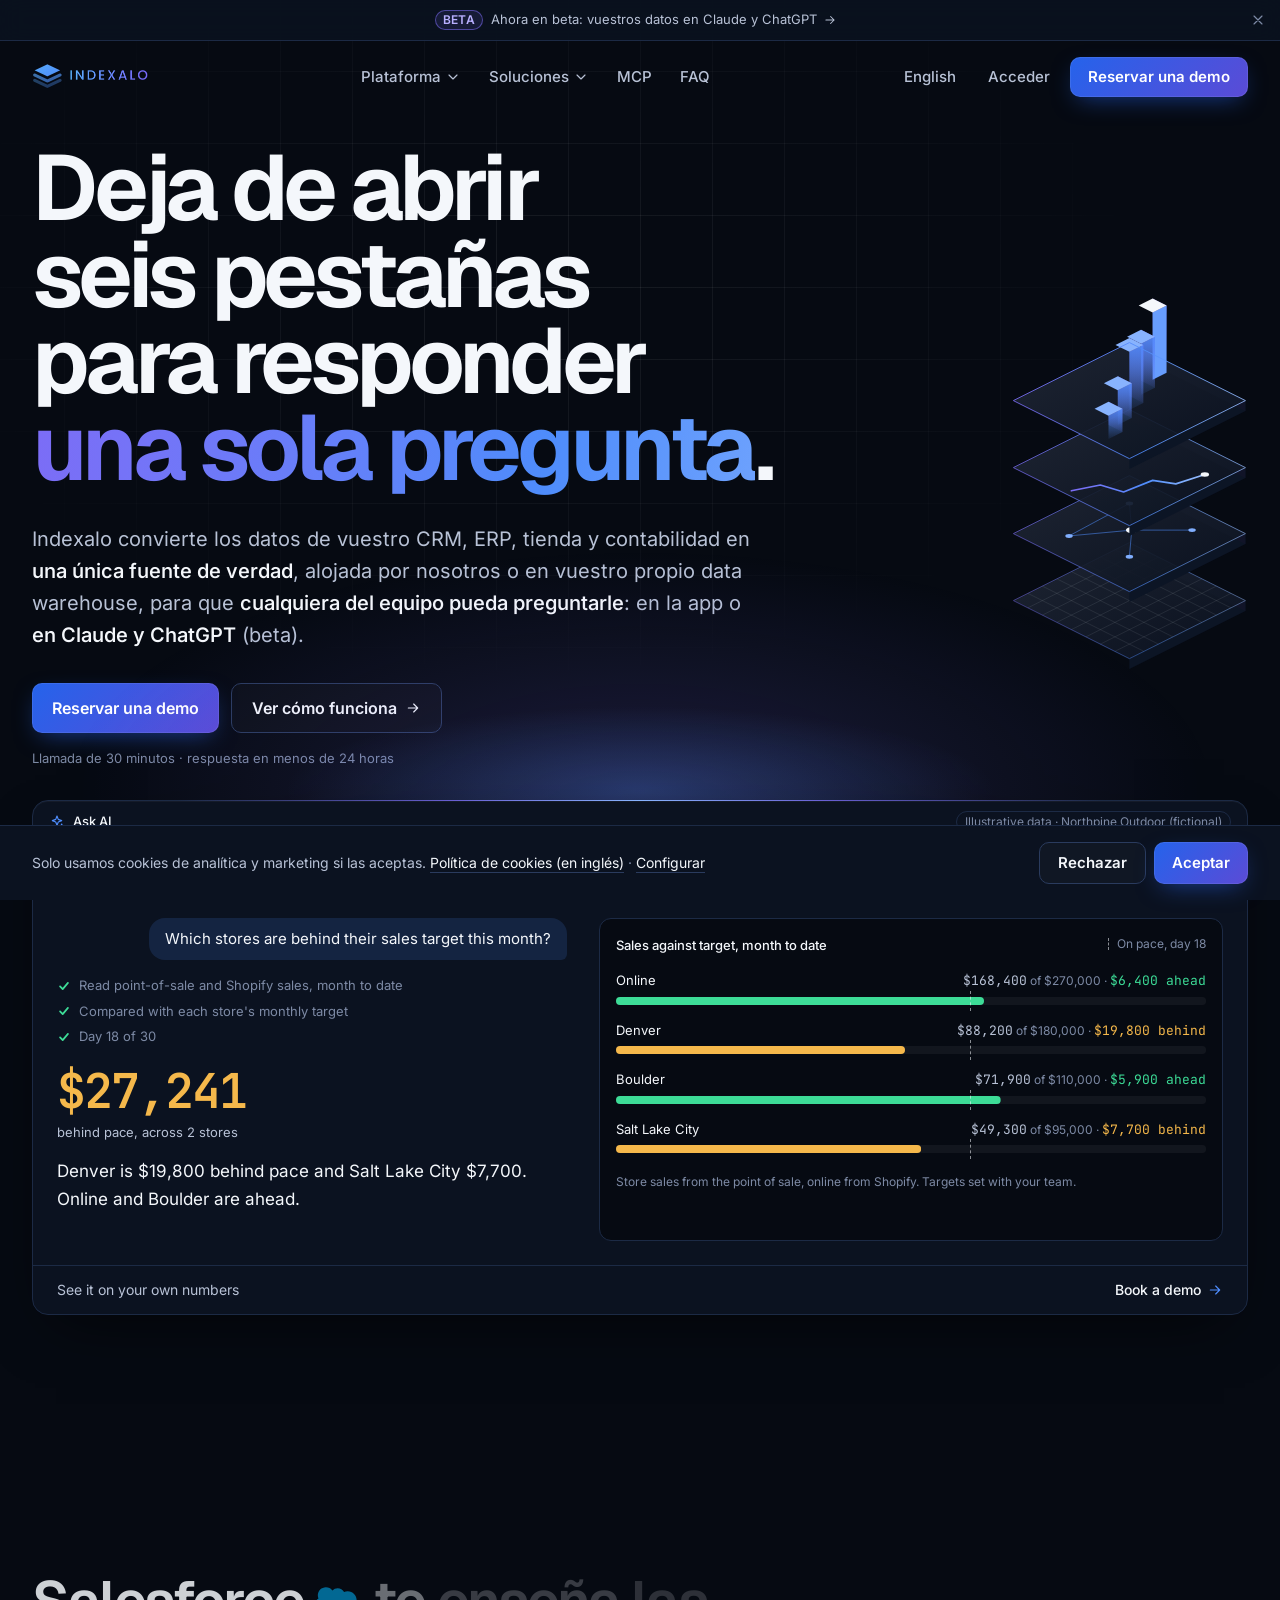
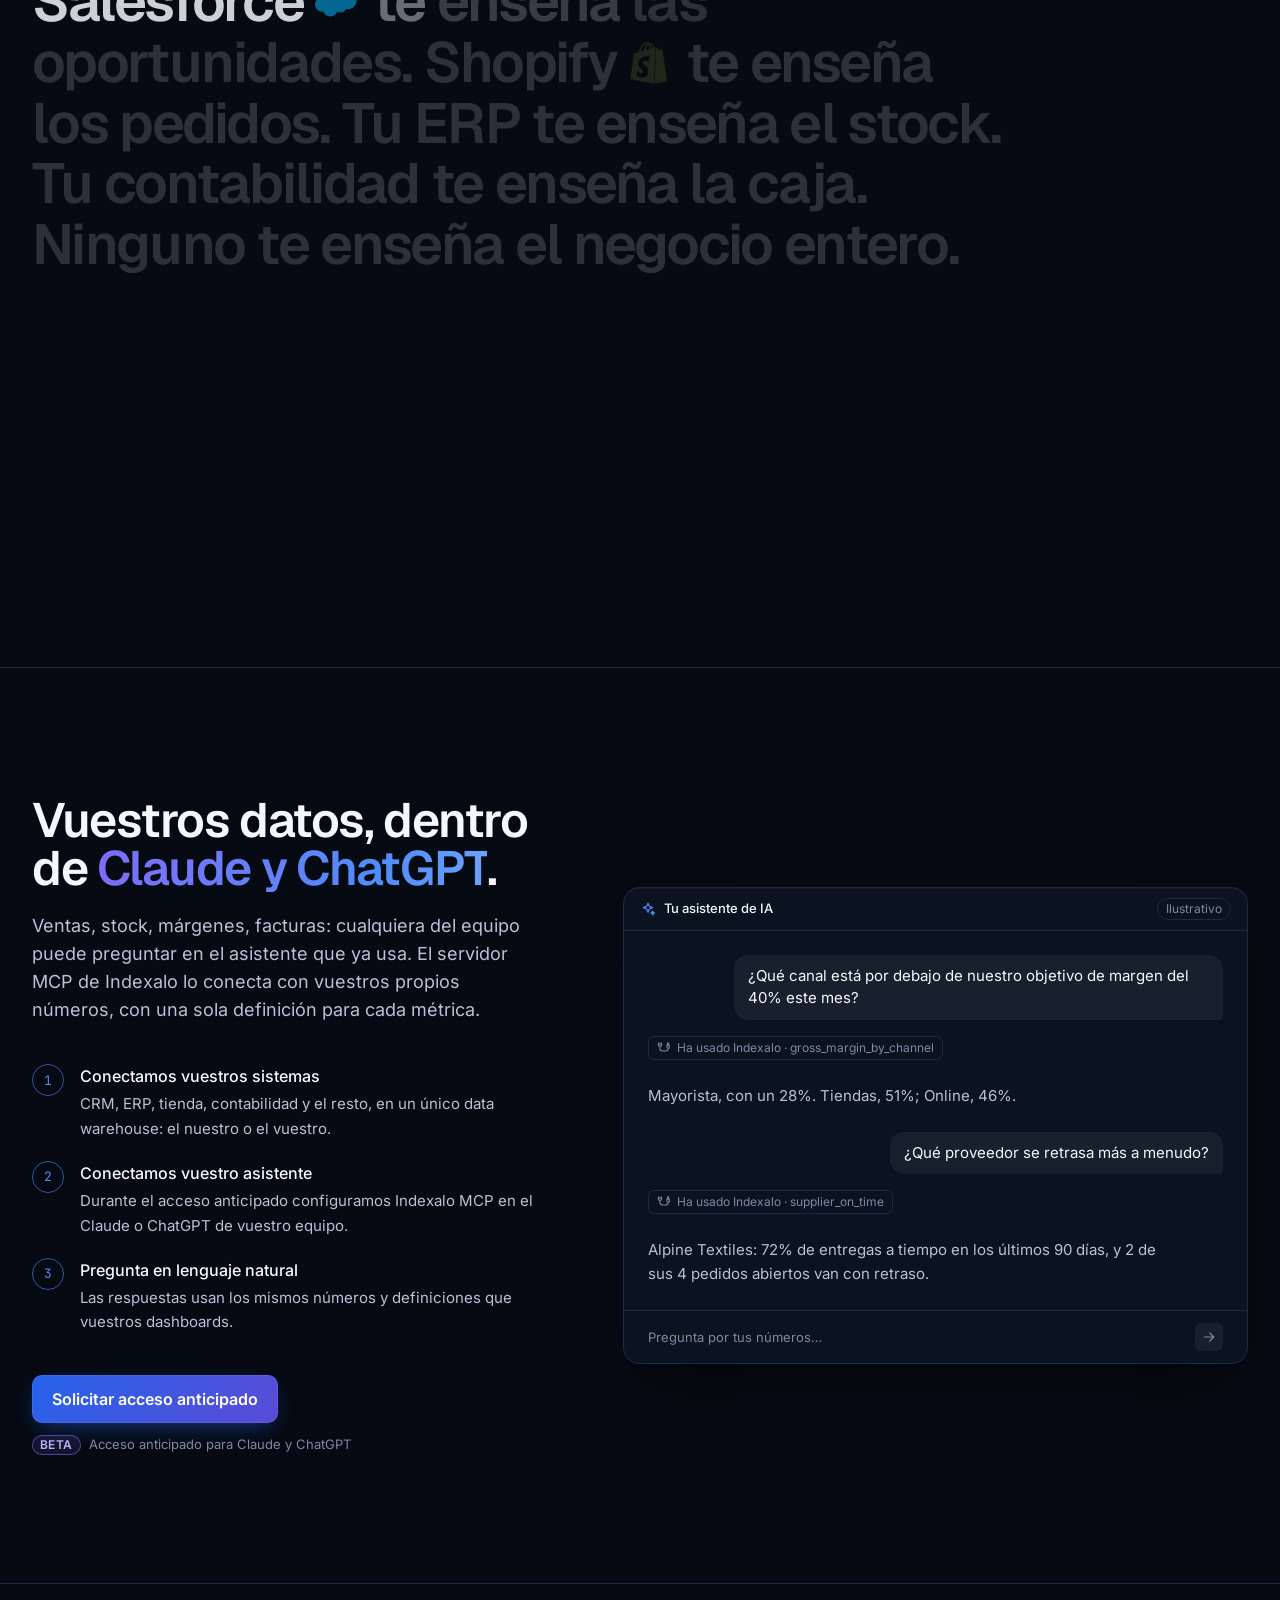
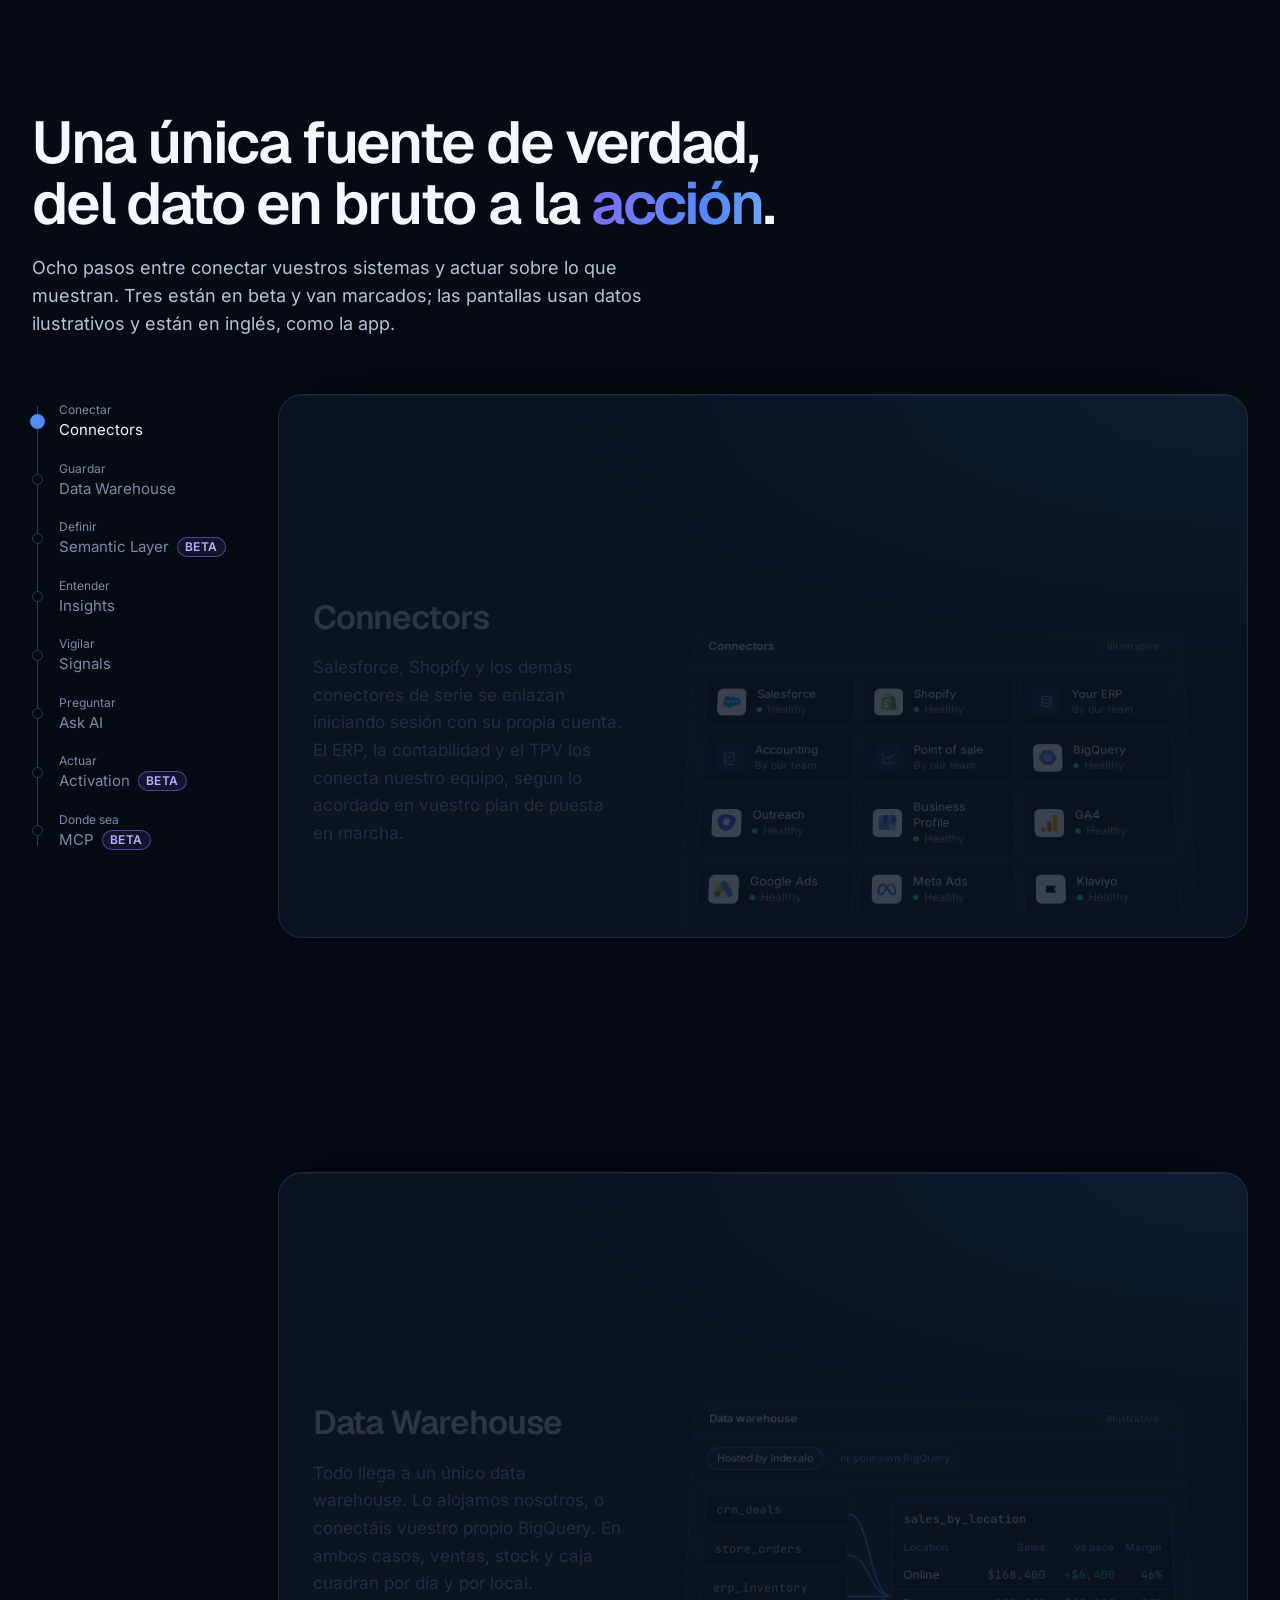
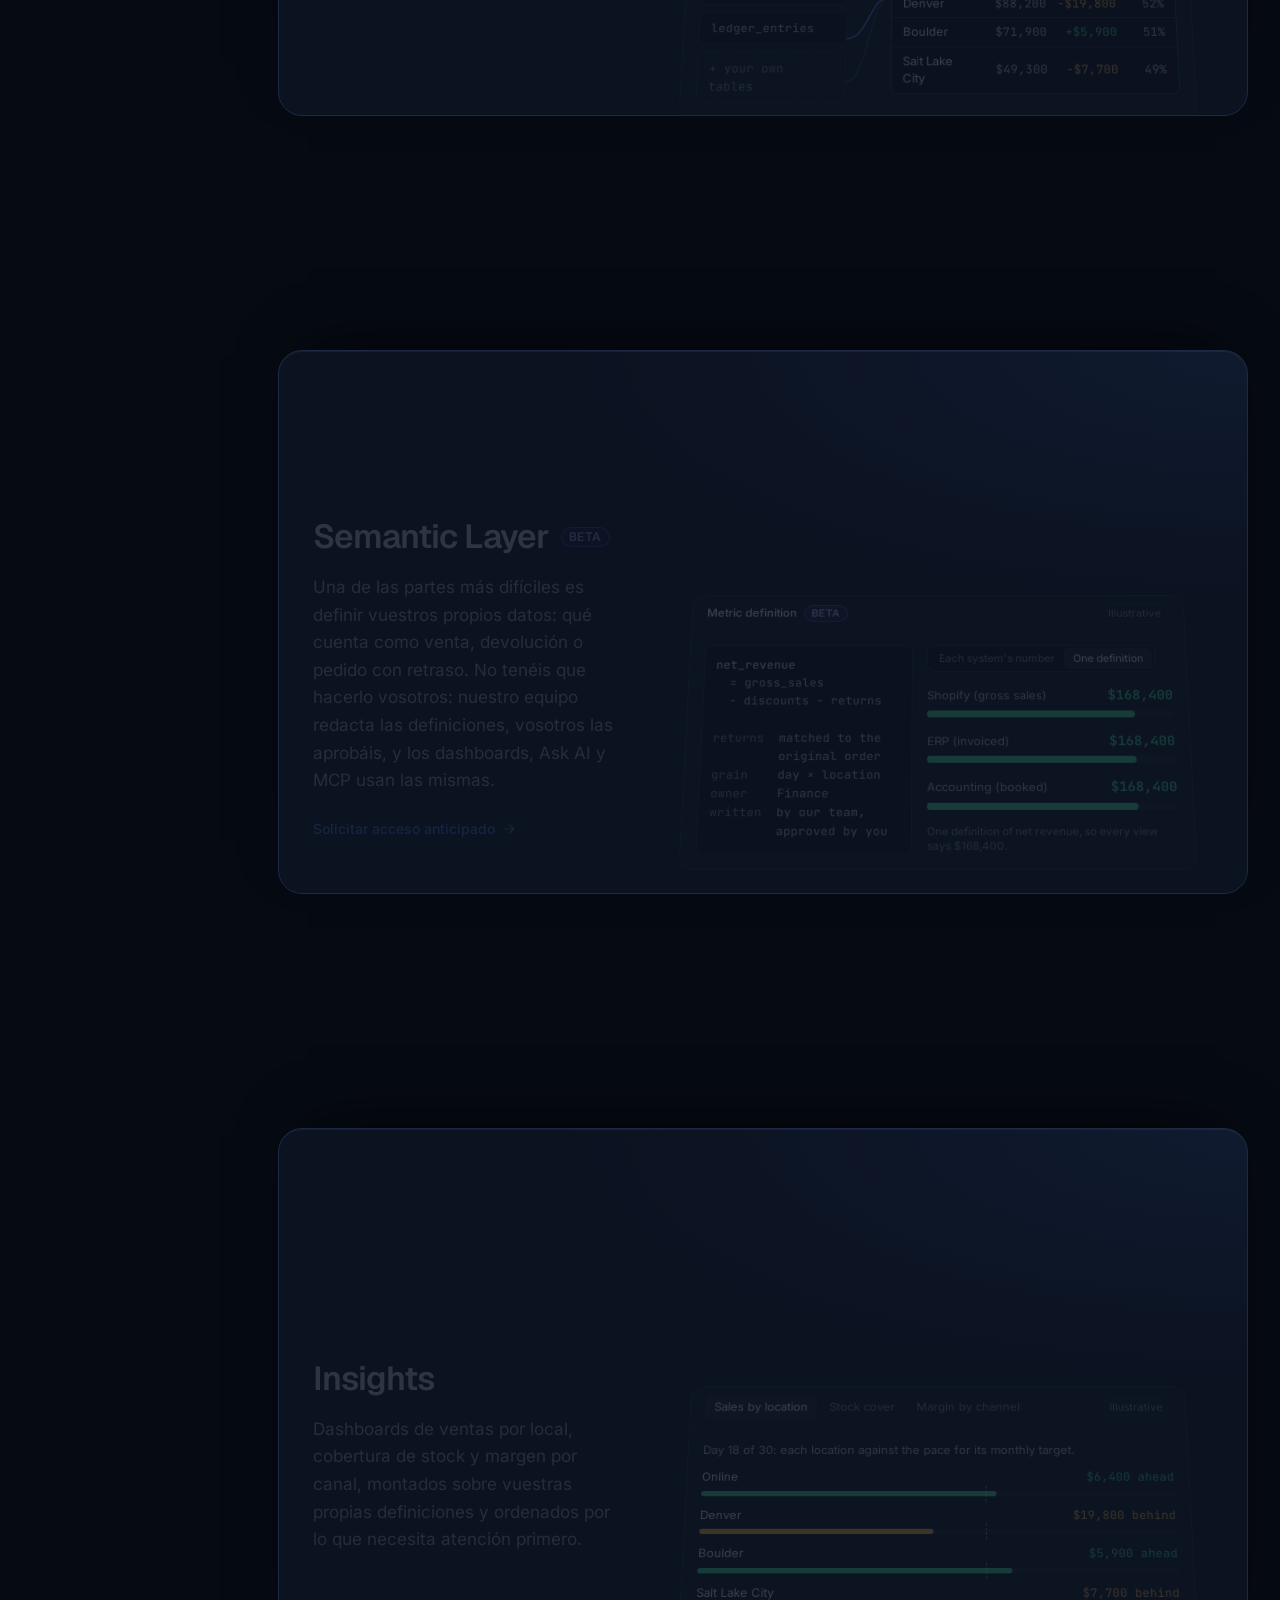
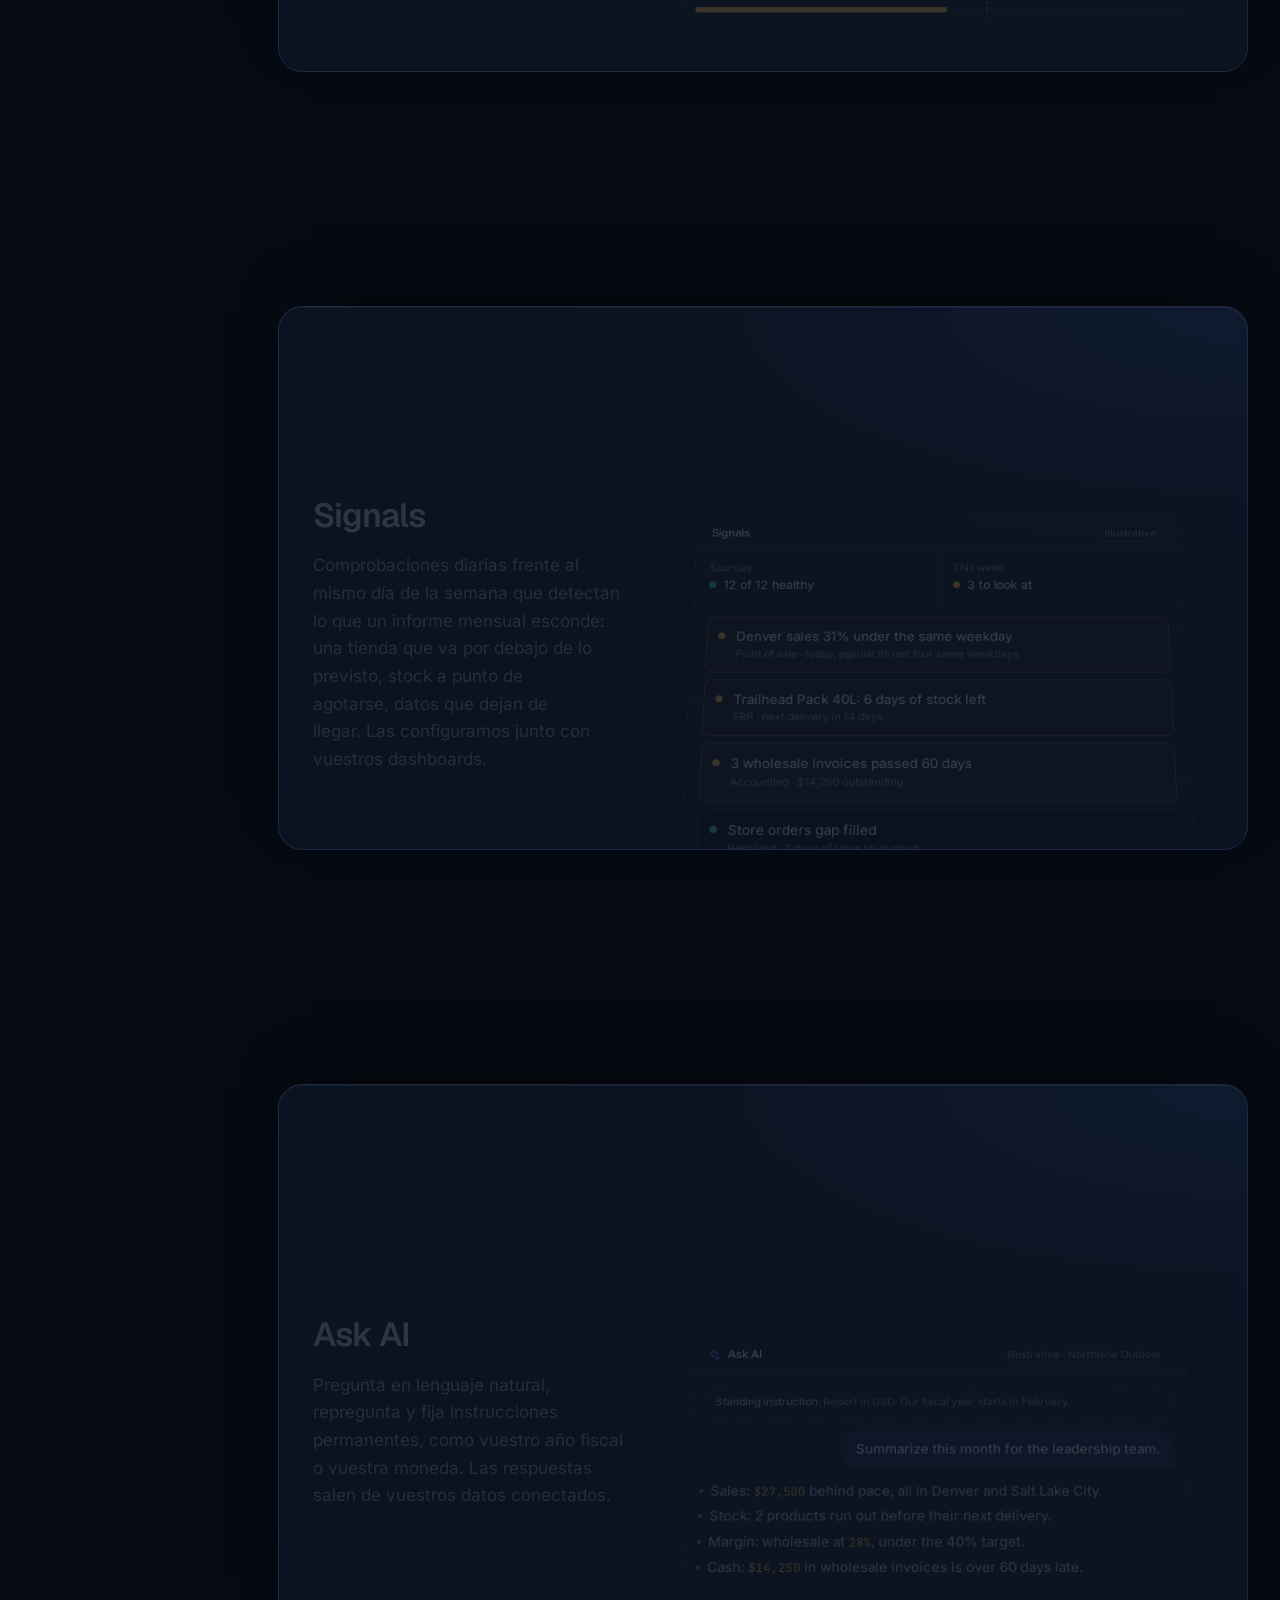
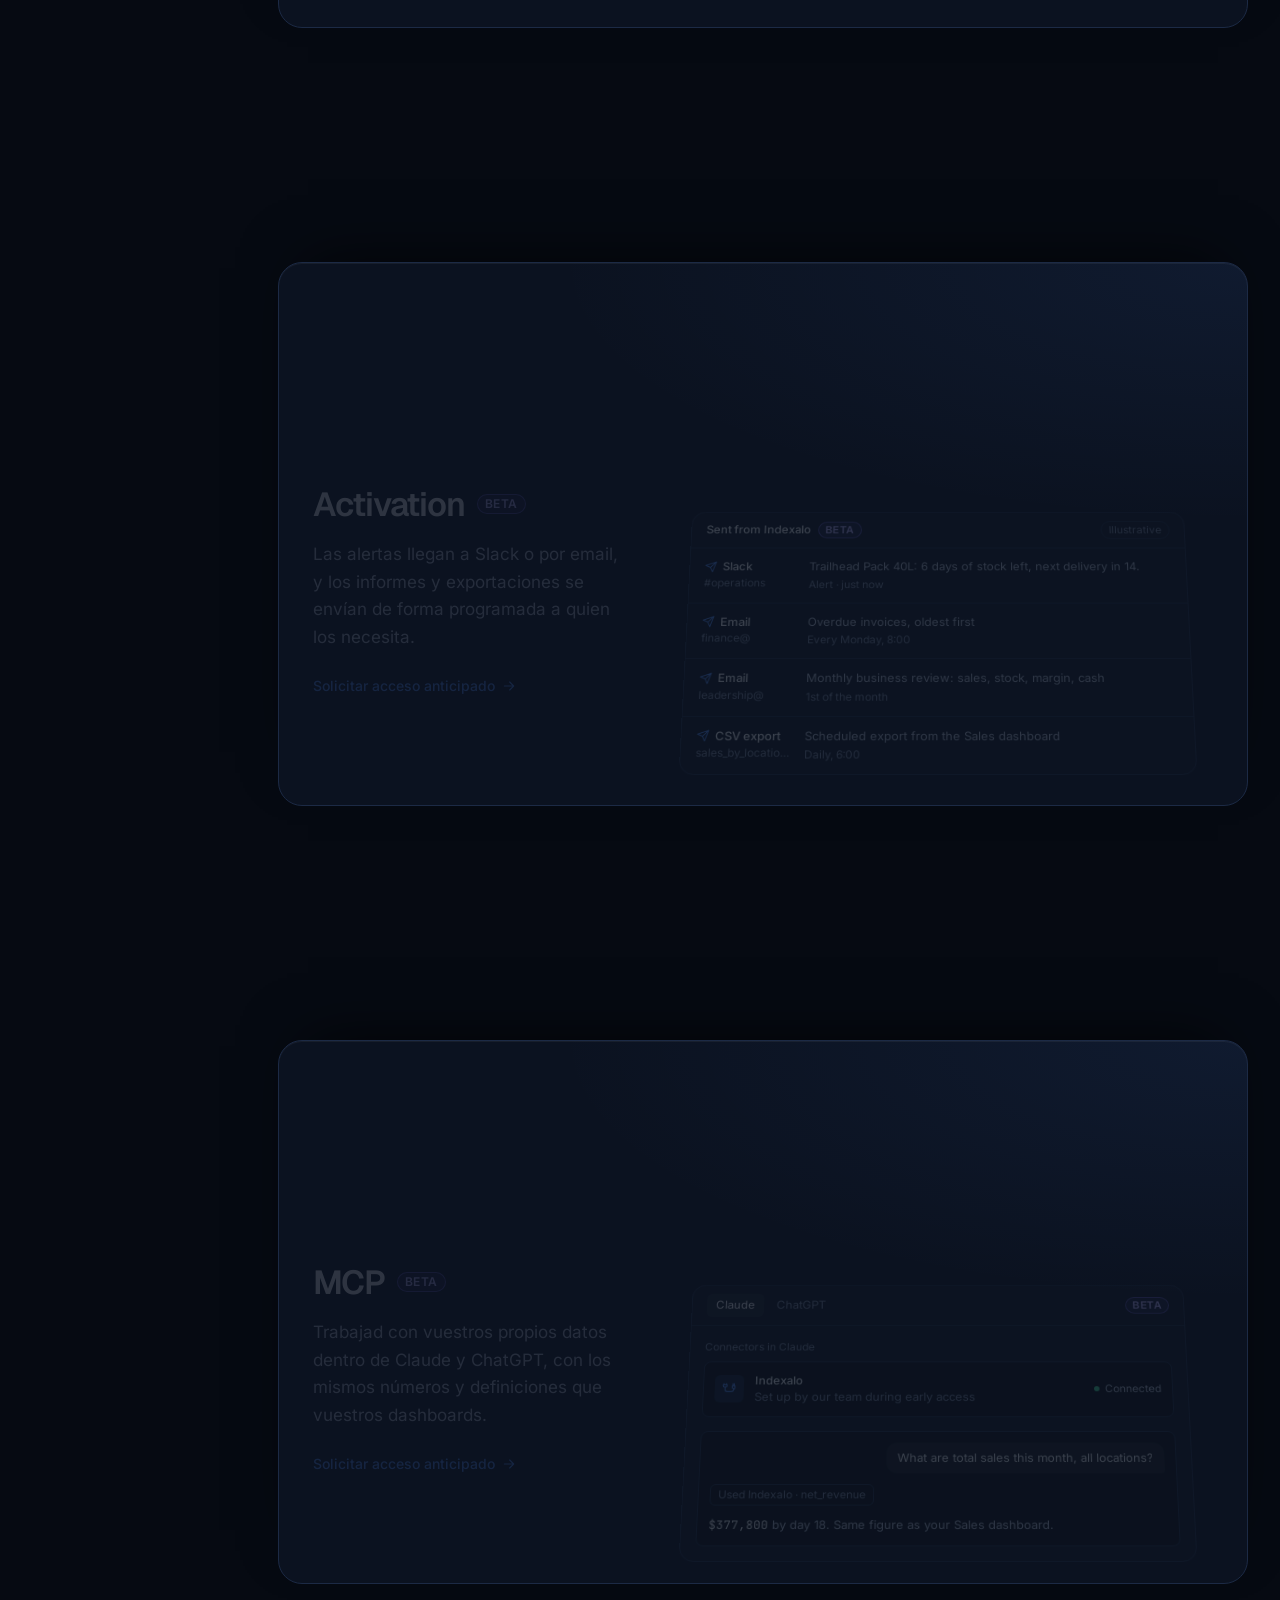
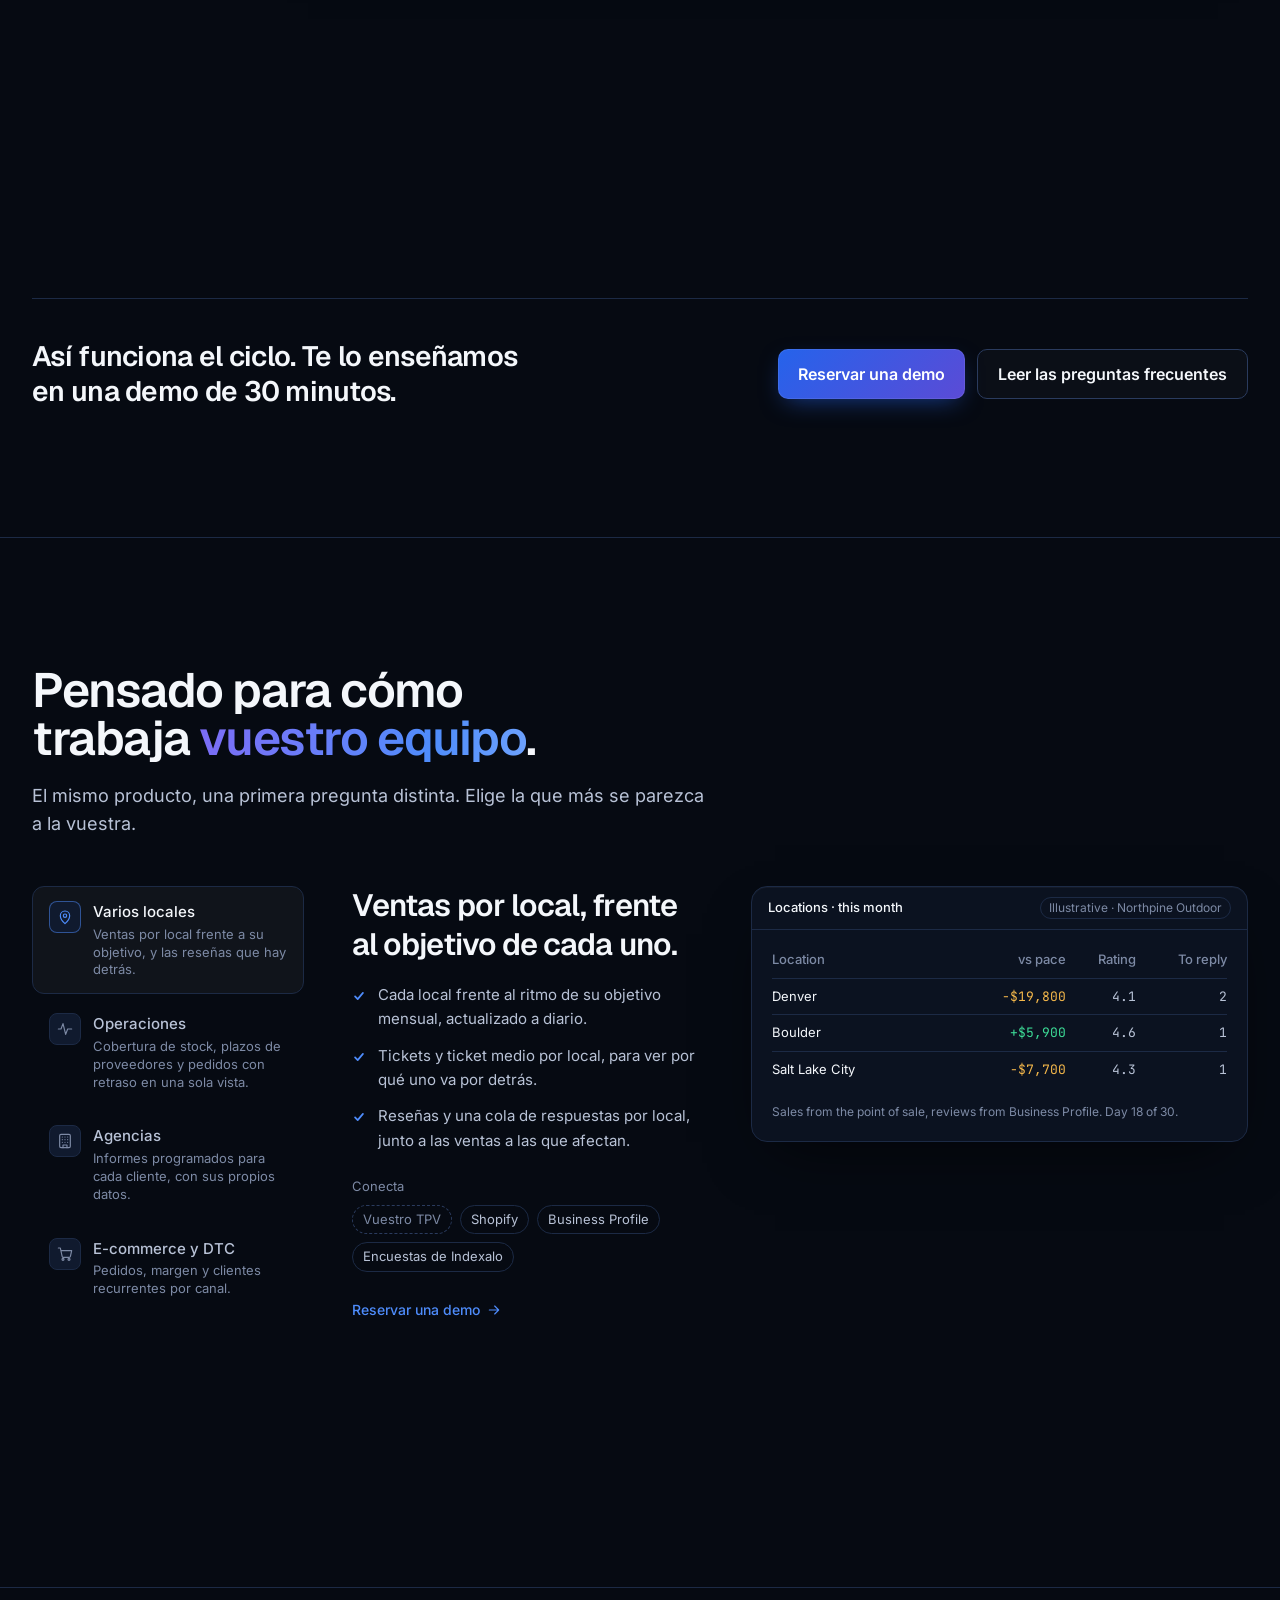
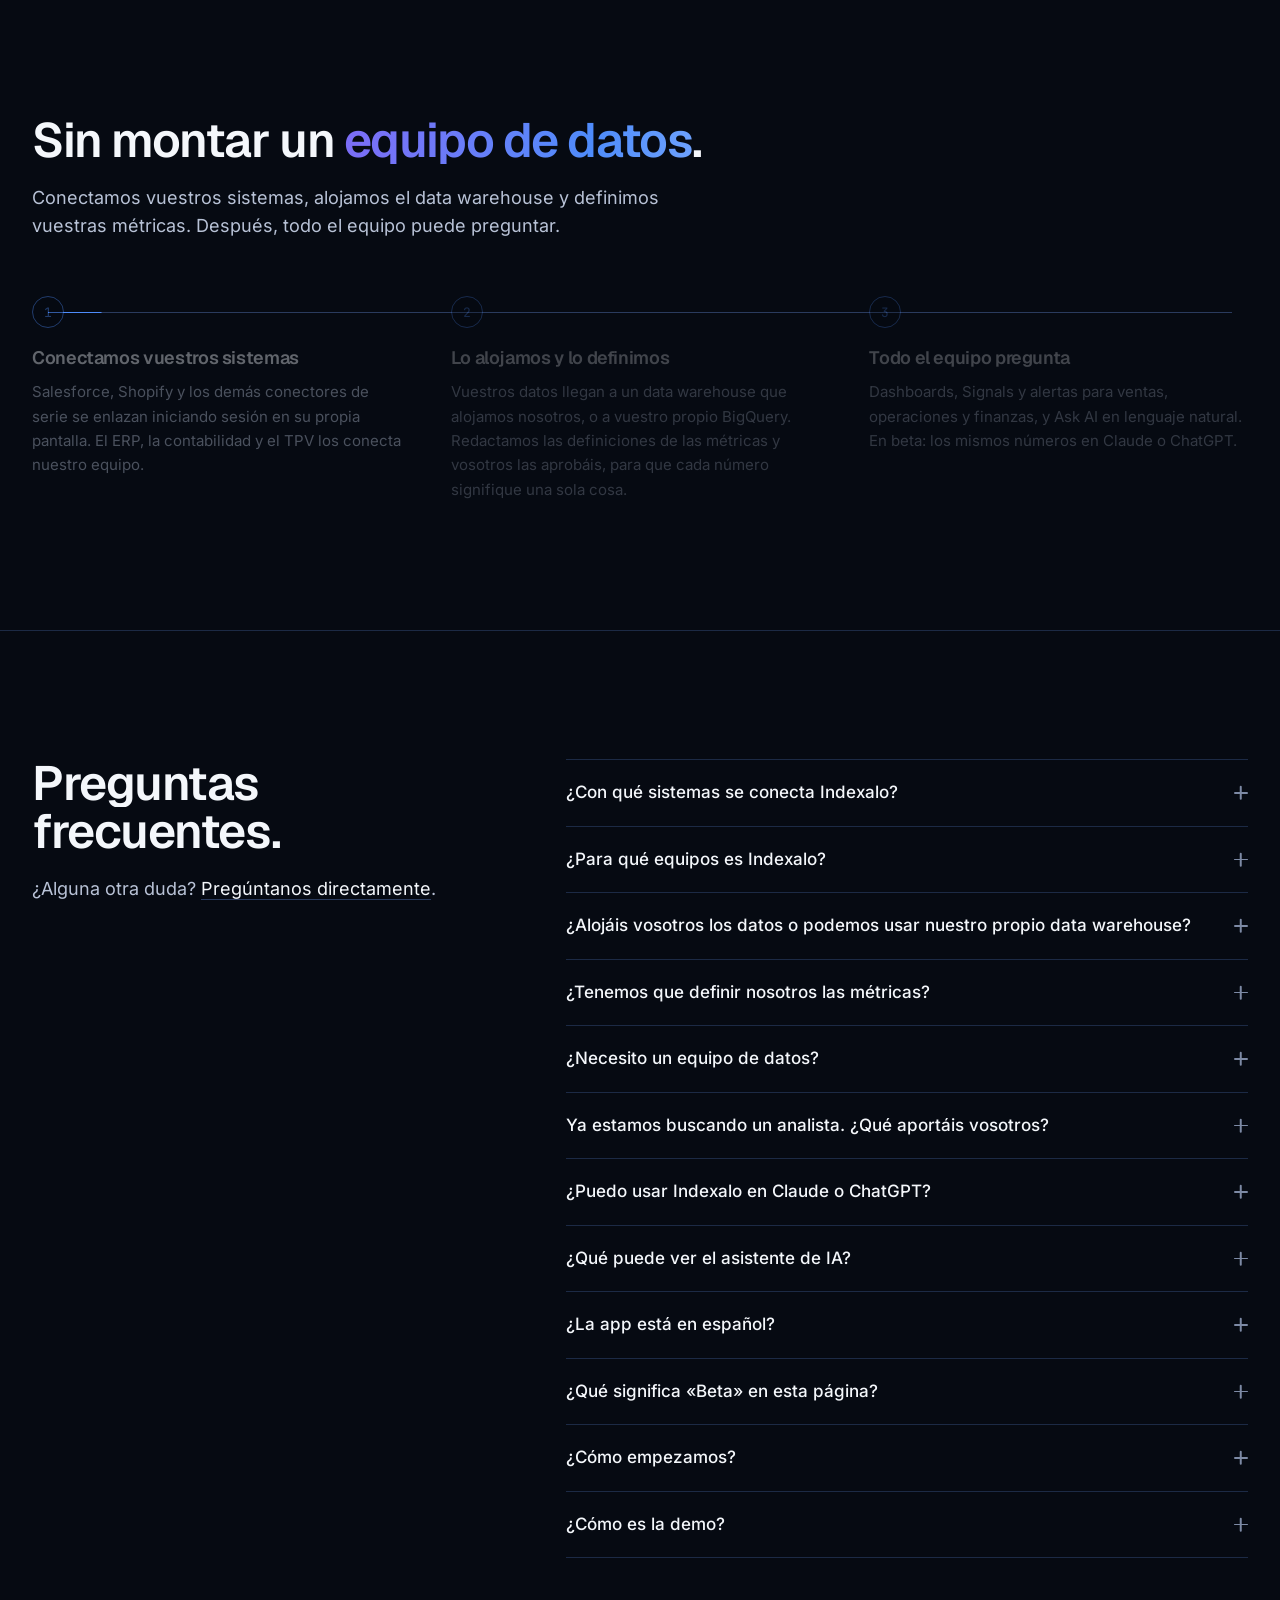
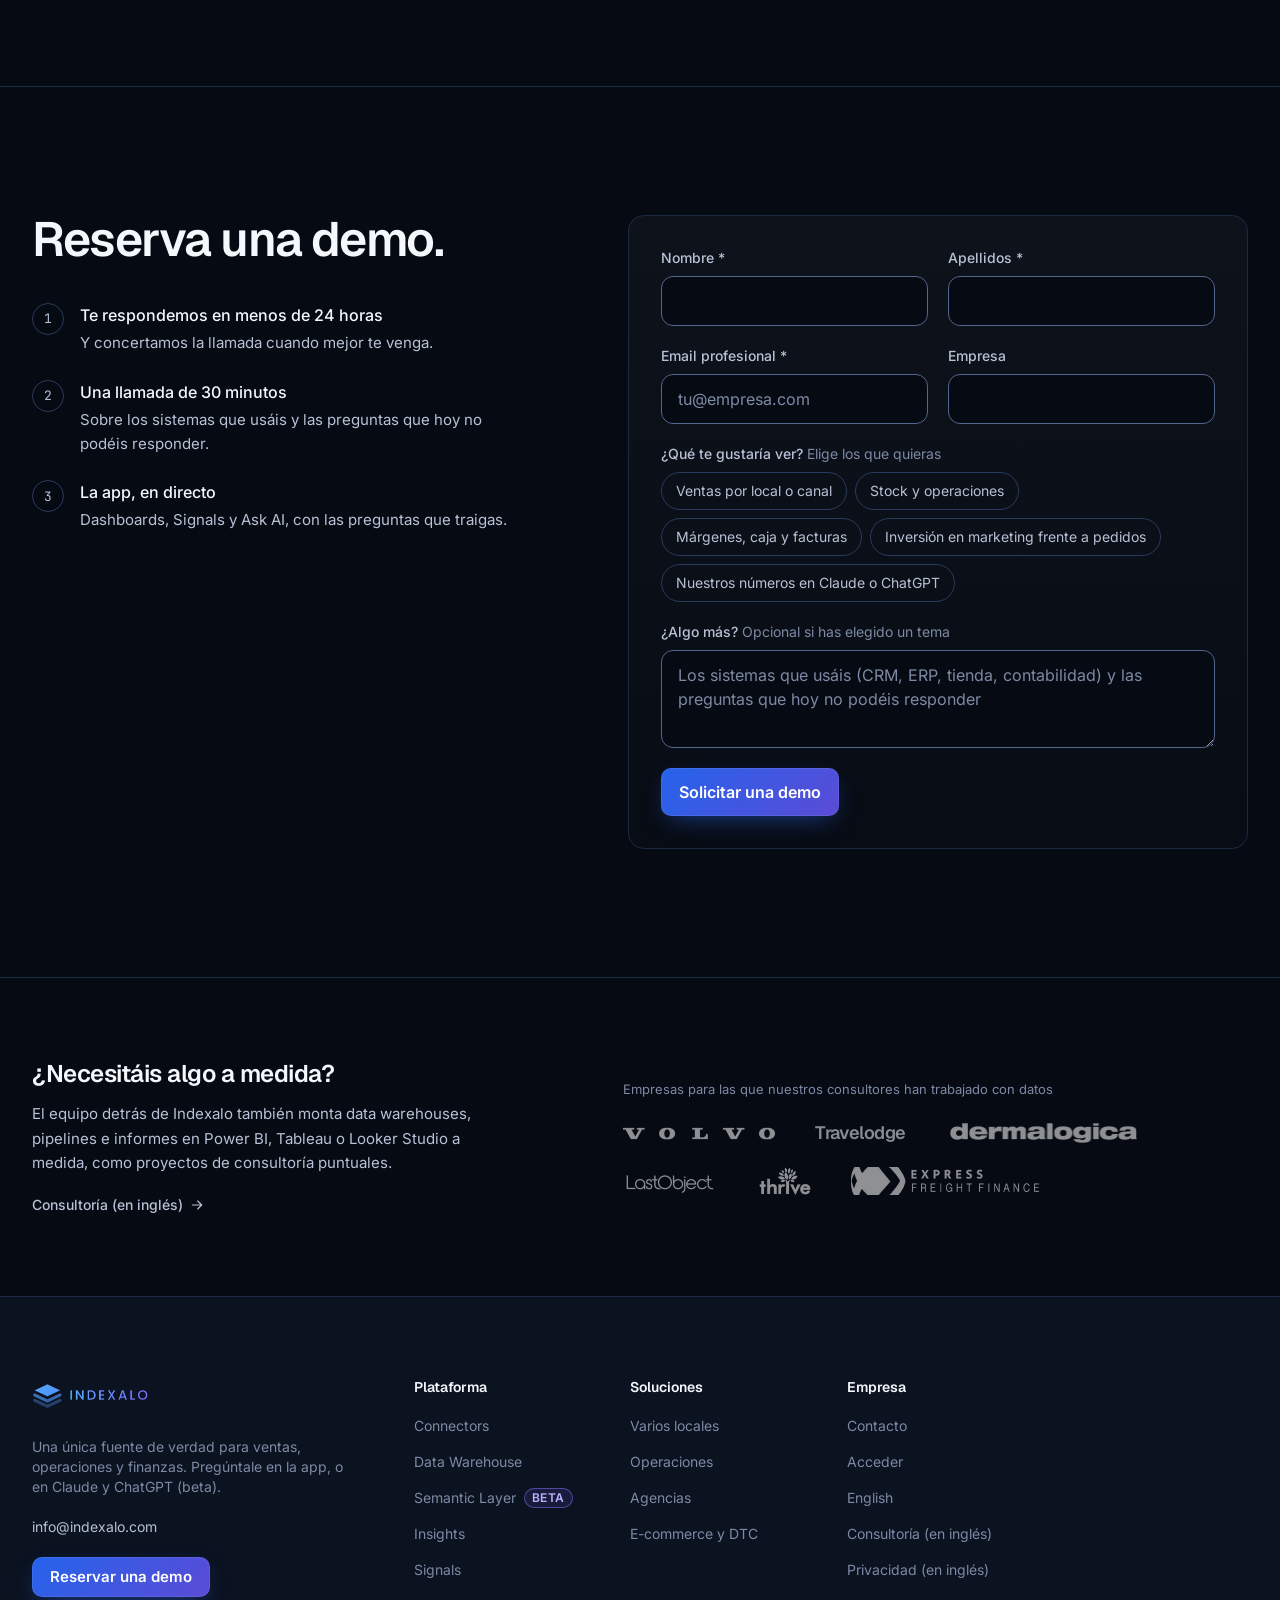
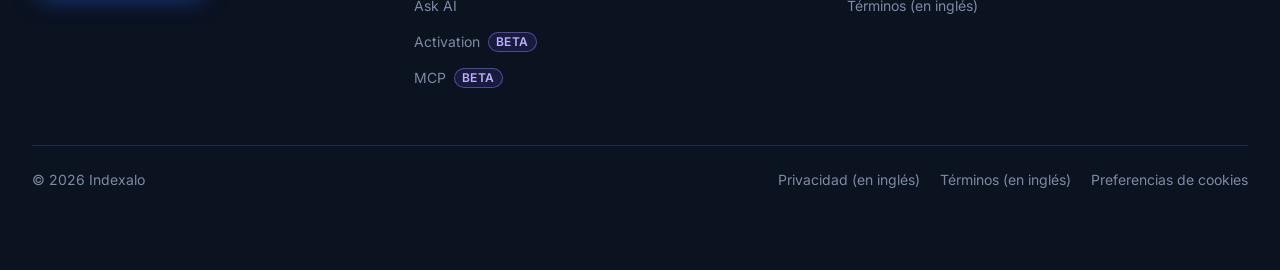
<file: es.html>
<!DOCTYPE html><html lang="es"><head><meta charset="UTF-8"><meta name="viewport" content="width=device-width, initial-scale=1"><title>Indexalo: deja de abrir seis pestañas para responder una sola pregunta</title><meta name="description" content="Una única fuente de verdad para ventas, operaciones y finanzas, alojada por nosotros o en vuestro data warehouse. Cualquiera del equipo puede preguntarle, en la app o en Claude y ChatGPT (beta)."><meta name="robots" content="noindex, nofollow"><link rel="canonical" href="https://indexalo.com/es"><link rel="preload" as="font" type="font/woff2" href="/_astro/geist-latin-wght-normal.BgDaEnEv.woff2" crossorigin><link rel="preload" as="font" type="font/woff2" href="/_astro/inter-latin-wght-normal.Dx4kXJAl.woff2" crossorigin><link rel="icon" type="image/png" href="/images/favicon.png"><meta name="theme-color" content="#060a12"><meta property="og:type" content="website"><meta property="og:site_name" content="Indexalo"><meta property="og:title" content="Indexalo: deja de abrir seis pestañas para responder una sola pregunta"><meta property="og:description" content="Una única fuente de verdad para ventas, operaciones y finanzas, alojada por nosotros o en vuestro data warehouse. Cualquiera del equipo puede preguntarle, en la app o en Claude y ChatGPT (beta)."><meta property="og:url" content="https://indexalo.com/es"><meta property="og:image" content="https://indexalo.com/images/og.png"><meta property="og:image:width" content="1200"><meta property="og:image:height" content="630"><meta property="og:image:alt" content="Indexalo: Stop opening six tabs to answer one question."><meta property="og:locale" content="es_ES"><meta name="twitter:card" content="summary_large_image"><link rel="alternate" hreflang="en" href="https://indexalo.com/new"><!-- Before first paint: enable JS-only styles (scroll reveals) and hide an
         announcement the visitor already dismissed. --><script>(function(){const announceId = "mcp-beta-2026-11";

      document.documentElement.classList.add('js');
      try {
        if (announceId && localStorage.getItem('announce:' + announceId)) {
          document.documentElement.dataset.announceHidden = announceId;
        }
      } catch (e) {}
    })();</script><!-- Consent defaults: nothing is tracked until the visitor opts in
         (see Consent.astro, which injects gtag.js / GTM on consent). --><script>
      window.dataLayer = window.dataLayer || [];
      function gtag() { dataLayer.push(arguments); }
      gtag('js', new Date());
      gtag('consent', 'default', { analytics_storage: 'denied', ad_storage: 'denied' });
    </script><link rel="stylesheet" href="/_astro/Base.CsW_WjfZ.css"><style>.hero-stage[data-astro-cid-if5zrvj2]{pointer-events:none;height:52rem;position:absolute;inset:0 0 auto;overflow:hidden}.hero-grid[data-astro-cid-if5zrvj2]{--cell:4.5rem;--rule:color-mix(in oklab, var(--color-fg) 7%, transparent);background-image:linear-gradient(to right, var(--rule) 1px, transparent 1px), linear-gradient(to bottom, var(--rule) 1px, transparent 1px);background-size:var(--cell) var(--cell);background-position:calc(50% + var(--cell) / 2) -1px;position:absolute;inset:0;-webkit-mask-image:radial-gradient(62% 60% at 42% 36%,#000 10%,#0000008c 45%,#0000 80%);mask-image:radial-gradient(62% 60% at 42% 36%,#000 10%,#0000008c 45%,#0000 80%)}@media (width<=1023.98px){.hero-stage[data-astro-cid-if5zrvj2]{height:34rem}.hero-grid[data-astro-cid-if5zrvj2]{--cell:3rem;--rule:color-mix(in oklab, var(--color-fg) 4%, transparent);-webkit-mask-image:radial-gradient(90% 60% at 30% 25%,#000 5%,#0000 75%);mask-image:radial-gradient(90% 60% at 30% 25%,#000 5%,#0000 75%)}}@media (prefers-reduced-motion:no-preference){.hero-grid[data-astro-cid-if5zrvj2]{animation:1.6s cubic-bezier(.16,1,.3,1) .15s backwards hero-grid-in}}@keyframes hero-grid-in{0%{opacity:0}}@layer properties{@supports (((-webkit-hyphens:none)) and (not (margin-trim:block))) or ((-moz-orient:inline) and (not (color:rgb(from red r g b)))){*,:before,:after,::backdrop{--tw-border-style:solid}}}.topic[data-astro-cid-vekgkm42]{cursor:pointer;border-style:var(--tw-border-style);border-width:1px;border-color:var(--color-line-strong,#2a3b5e);padding-inline:calc(var(--spacing,.25rem) * 3.5);padding-block:calc(var(--spacing,.25rem) * 2);font-size:var(--text-sm,.875rem);line-height:var(--tw-leading,var(--text-sm--line-height,calc(1.25 / .875)));color:var(--color-fg-2,#b8c2d6);transition-property:color,background-color,border-color,outline-color,text-decoration-color,fill,stroke,--tw-gradient-from,--tw-gradient-via,--tw-gradient-to;transition-timing-function:var(--tw-ease,var(--default-transition-timing-function,cubic-bezier(.4, 0, .2, 1)));transition-duration:var(--tw-duration,var(--default-transition-duration,.15s));-webkit-user-select:none;user-select:none;border-radius:2147483647px;align-items:center;display:inline-flex}@media (hover:hover){.topic[data-astro-cid-vekgkm42]:hover{border-color:var(--color-fg-3,#7d8aa5);color:var(--color-fg,#f4f7fb)}}.topic[data-astro-cid-vekgkm42]:has(:checked){border-color:var(--color-primary);background:#4e8cfb24}@supports (color:color-mix(in lab, red, red)){.topic[data-astro-cid-vekgkm42]:has(:checked){background:color-mix(in oklab, var(--color-primary) 14%, transparent)}}.topic[data-astro-cid-vekgkm42]:has(:checked){color:var(--color-fg)}.topic[data-astro-cid-vekgkm42]:has(:focus-visible){outline:2px solid var(--color-primary);outline-offset:2px}@media (pointer:coarse){.topic[data-astro-cid-vekgkm42]{min-height:2.75rem}}@property --tw-border-style{syntax:"*";inherits:false;initial-value:solid}
</style><link rel="stylesheet" href="/_astro/PlatformLoop.DzGbasqD.css"><style>.faq-icon[data-astro-cid-hemr5th4]{flex-shrink:0;width:.875rem;height:.875rem;position:relative}.faq-icon[data-astro-cid-hemr5th4]:before,.faq-icon[data-astro-cid-hemr5th4]:after{content:"";background:var(--color-fg-3);height:1.5px;transition:transform .3s var(--ease-out-expo);border-radius:999px;margin-top:-.75px;position:absolute;inset:50% 0 auto}.faq-icon[data-astro-cid-hemr5th4]:after{transform:rotate(90deg)}.faq[data-astro-cid-hemr5th4][open] .faq-icon[data-astro-cid-hemr5th4]:after{transform:rotate(0)}summary[data-astro-cid-hemr5th4]:hover .faq-icon[data-astro-cid-hemr5th4]:before,summary[data-astro-cid-hemr5th4]:hover .faq-icon[data-astro-cid-hemr5th4]:after{background:var(--color-fg)}@supports (interpolate-size:allow-keywords){.faq[data-astro-cid-hemr5th4]{interpolate-size:allow-keywords}.faq[data-astro-cid-hemr5th4]::details-content{height:0;transition:height .35s var(--ease-out-expo), content-visibility .35s allow-discrete;overflow:clip}.faq[data-astro-cid-hemr5th4][open]::details-content{height:auto}}
.hl-wrap[data-astro-cid-nj7tjp2p]{white-space:normal}@media (width>=640px){.hl-wrap[data-astro-cid-nj7tjp2p]{white-space:nowrap}}
</style></head><body class="min-h-dvh"><a href="#main" class="sr-only z-[70] rounded-lg bg-primary px-4 py-2 text-white focus:not-sr-only focus:fixed focus:top-3 focus:left-3">Saltar al contenido</a><div class="fixed inset-x-0 top-0 z-50"><div data-announce="mcp-beta-2026-11" class="announce border-b border-line bg-ink-2/90 text-[0.8125rem] text-fg-2 backdrop-blur-md" data-astro-cid-2vfgeueo><div class="announce-inner" data-astro-cid-2vfgeueo><div class="container-x flex min-h-10 items-center justify-center gap-2 py-2 pr-10 text-center" data-astro-cid-2vfgeueo><span class="beta-pill" title="En beta: disponible para clientes con acceso anticipado">Beta</span><a href="#assistants" class="group inline-flex items-center gap-1.5 hover:text-fg" data-astro-cid-2vfgeueo><span class="sm:hidden" data-astro-cid-2vfgeueo>Vuestros datos en Claude y ChatGPT</span><span class="hidden sm:inline" data-astro-cid-2vfgeueo>Ahora en beta: vuestros datos en Claude y ChatGPT</span><svg class="size-3.5 transition-transform group-hover:translate-x-0.5" viewBox="0 0 24 24" fill="none" stroke="currentColor" stroke-width="1.75" stroke-linecap="round" stroke-linejoin="round" aria-hidden="true"><path d="M5 12h14M13 6l6 6-6 6"/></svg></a></div><button type="button" data-announce-close class="absolute top-1/2 right-2 -translate-y-1/2 rounded-md p-1.5 text-fg-3 hover:text-fg" aria-label="Cerrar aviso" data-astro-cid-2vfgeueo><svg class="size-4" viewBox="0 0 24 24" fill="none" stroke="currentColor" stroke-width="1.75" stroke-linecap="round" stroke-linejoin="round" aria-hidden="true"><path d="M18 6 6 18M6 6l12 12"/></svg></button></div></div><script type="module">var e=()=>document.documentElement.toggleAttribute(`data-announce-tucked`,window.scrollY>window.innerHeight*.75);window.addEventListener(`scroll`,e,{passive:!0}),e(),document.querySelectorAll(`[data-announce]`).forEach(e=>{e.querySelector(`[data-announce-close]`)?.addEventListener(`click`,()=>{try{localStorage.setItem(`announce:${e.dataset.announce}`,`1`)}catch{}document.documentElement.dataset.announceHidden=e.dataset.announce})});</script><header id="site-header" class="group/header border-b border-transparent transition-colors duration-300 data-[scrolled]:border-line data-[scrolled]:bg-ink/80 data-[scrolled]:backdrop-blur-xl" data-astro-cid-wpvy4v7s><div class="container-x flex h-16 items-center justify-between gap-3 sm:gap-6 lg:h-[4.5rem]" data-astro-cid-wpvy4v7s><!-- HOME: /new while the redesign is in preview, / at go-live (src/data/site.ts). --><a href="/es" class="shrink-0" aria-label="Inicio de Indexalo" data-astro-cid-wpvy4v7s><img src="/images/indexalo_logo.webp" alt="Indexalo" width="293" height="80" class="h-8 w-auto min-[360px]:h-9 lg:h-10" data-astro-cid-wpvy4v7s></a><!-- Desktop --><nav class="hidden items-center gap-1 lg:flex" aria-label="Principal" data-astro-cid-wpvy4v7s><div class="relative" data-menu data-astro-cid-wpvy4v7s><button type="button" class="nav-trigger" aria-expanded="false" aria-controls="menu-platform" data-astro-cid-wpvy4v7s>Plataforma <svg class="size-4 transition-transform" viewBox="0 0 24 24" fill="none" stroke="currentColor" stroke-width="1.75" stroke-linecap="round" stroke-linejoin="round" aria-hidden="true"><path d="m6 9 6 6 6-6"/></svg></button><div id="menu-platform" class="menu-panel w-[min(50rem,calc(100vw-4rem))]" hidden data-astro-cid-wpvy4v7s><div class="grid grid-cols-[1fr_14rem] gap-2" data-astro-cid-wpvy4v7s><ul class="grid grid-cols-2 gap-1" data-astro-cid-wpvy4v7s><li data-astro-cid-wpvy4v7s><a href="/es#connectors" class="menu-item" data-astro-cid-wpvy4v7s><span class="menu-icon" data-astro-cid-wpvy4v7s><svg class="size-5" viewBox="0 0 24 24" fill="none" stroke="currentColor" stroke-width="1.75" stroke-linecap="round" stroke-linejoin="round" aria-hidden="true"><path d="M9 2v5M15 2v5"/><path d="M6 7h12v4a6 6 0 0 1-12 0z"/><path d="M12 17v5"/></svg></span><span class="min-w-0" data-astro-cid-wpvy4v7s><span class="flex items-center gap-2 font-medium text-fg" data-astro-cid-wpvy4v7s>Connectors</span><span class="mt-0.5 block text-[0.8125rem] leading-snug text-fg-3" data-astro-cid-wpvy4v7s>CRM, ERP, tienda y contabilidad. Lo que no viene de serie, lo conecta nuestro equipo.</span></span></a></li><li data-astro-cid-wpvy4v7s><a href="/es#warehouse" class="menu-item" data-astro-cid-wpvy4v7s><span class="menu-icon" data-astro-cid-wpvy4v7s><svg class="size-5" viewBox="0 0 24 24" fill="none" stroke="currentColor" stroke-width="1.75" stroke-linecap="round" stroke-linejoin="round" aria-hidden="true"><ellipse cx="12" cy="5" rx="8" ry="3"/><path d="M4 5v6c0 1.66 3.58 3 8 3s8-1.34 8-3V5"/><path d="M4 11v6c0 1.66 3.58 3 8 3s8-1.34 8-3v-6"/></svg></span><span class="min-w-0" data-astro-cid-wpvy4v7s><span class="flex items-center gap-2 font-medium text-fg" data-astro-cid-wpvy4v7s>Data Warehouse</span><span class="mt-0.5 block text-[0.8125rem] leading-snug text-fg-3" data-astro-cid-wpvy4v7s>Lo alojamos nosotros, o conectáis vuestro propio BigQuery.</span></span></a></li><li data-astro-cid-wpvy4v7s><a href="/es#semantic-layer" class="menu-item" data-astro-cid-wpvy4v7s><span class="menu-icon" data-astro-cid-wpvy4v7s><svg class="size-5" viewBox="0 0 24 24" fill="none" stroke="currentColor" stroke-width="1.75" stroke-linecap="round" stroke-linejoin="round" aria-hidden="true"><path d="M4 19.5V5a2 2 0 0 1 2-2h14v15H6.5A2.5 2.5 0 0 0 4 20.5 2.5 2.5 0 0 0 6.5 23H20"/><path d="m9 10 2 2 4-4"/></svg></span><span class="min-w-0" data-astro-cid-wpvy4v7s><span class="flex items-center gap-2 font-medium text-fg" data-astro-cid-wpvy4v7s>Semantic Layer<span class="beta-pill" title="En beta: disponible para clientes con acceso anticipado">Beta</span></span><span class="mt-0.5 block text-[0.8125rem] leading-snug text-fg-3" data-astro-cid-wpvy4v7s>Definir vuestros datos es lo más difícil. Lo hacemos nosotros.</span></span></a></li><li data-astro-cid-wpvy4v7s><a href="/es#insights" class="menu-item" data-astro-cid-wpvy4v7s><span class="menu-icon" data-astro-cid-wpvy4v7s><svg class="size-5" viewBox="0 0 24 24" fill="none" stroke="currentColor" stroke-width="1.75" stroke-linecap="round" stroke-linejoin="round" aria-hidden="true"><path d="M3 3v18h18"/><path d="m7 15 4-5 3 3 5-6"/></svg></span><span class="min-w-0" data-astro-cid-wpvy4v7s><span class="flex items-center gap-2 font-medium text-fg" data-astro-cid-wpvy4v7s>Insights</span><span class="mt-0.5 block text-[0.8125rem] leading-snug text-fg-3" data-astro-cid-wpvy4v7s>Dashboards de ventas, operaciones y finanzas, ya montados.</span></span></a></li><li data-astro-cid-wpvy4v7s><a href="/es#signals" class="menu-item" data-astro-cid-wpvy4v7s><span class="menu-icon" data-astro-cid-wpvy4v7s><svg class="size-5" viewBox="0 0 24 24" fill="none" stroke="currentColor" stroke-width="1.75" stroke-linecap="round" stroke-linejoin="round" aria-hidden="true"><path d="M2 12h4l3-8 4 16 3-8h6"/></svg></span><span class="min-w-0" data-astro-cid-wpvy4v7s><span class="flex items-center gap-2 font-medium text-fg" data-astro-cid-wpvy4v7s>Signals</span><span class="mt-0.5 block text-[0.8125rem] leading-snug text-fg-3" data-astro-cid-wpvy4v7s>Detecta lo que cambia: una tienda por debajo de lo previsto, stock que se acaba, datos que dejan de llegar.</span></span></a></li><li data-astro-cid-wpvy4v7s><a href="/es#ask-ai" class="menu-item" data-astro-cid-wpvy4v7s><span class="menu-icon" data-astro-cid-wpvy4v7s><svg class="size-5" viewBox="0 0 24 24" fill="none" stroke="currentColor" stroke-width="1.75" stroke-linecap="round" stroke-linejoin="round" aria-hidden="true"><path d="M12 3l1.9 5.1L19 10l-5.1 1.9L12 17l-1.9-5.1L5 10l5.1-1.9z"/><path d="M19 15l.8 2.2L22 18l-2.2.8L19 21l-.8-2.2L16 18l2.2-.8z"/></svg></span><span class="min-w-0" data-astro-cid-wpvy4v7s><span class="flex items-center gap-2 font-medium text-fg" data-astro-cid-wpvy4v7s>Ask AI</span><span class="mt-0.5 block text-[0.8125rem] leading-snug text-fg-3" data-astro-cid-wpvy4v7s>Pregunta en lenguaje natural. Las respuestas salen de vuestros propios números.</span></span></a></li><li data-astro-cid-wpvy4v7s><a href="/es#activation" class="menu-item" data-astro-cid-wpvy4v7s><span class="menu-icon" data-astro-cid-wpvy4v7s><svg class="size-5" viewBox="0 0 24 24" fill="none" stroke="currentColor" stroke-width="1.75" stroke-linecap="round" stroke-linejoin="round" aria-hidden="true"><path d="M22 2 11 13"/><path d="M22 2 15 22l-4-9-9-4z"/></svg></span><span class="min-w-0" data-astro-cid-wpvy4v7s><span class="flex items-center gap-2 font-medium text-fg" data-astro-cid-wpvy4v7s>Activation<span class="beta-pill" title="En beta: disponible para clientes con acceso anticipado">Beta</span></span><span class="mt-0.5 block text-[0.8125rem] leading-snug text-fg-3" data-astro-cid-wpvy4v7s>Alertas, informes y exportaciones en las herramientas con las que trabajáis.</span></span></a></li><li data-astro-cid-wpvy4v7s><a href="/es#mcp" class="menu-item" data-astro-cid-wpvy4v7s><span class="menu-icon" data-astro-cid-wpvy4v7s><svg class="size-5" viewBox="0 0 24 24" fill="none" stroke="currentColor" stroke-width="1.75" stroke-linecap="round" stroke-linejoin="round" aria-hidden="true"><path d="M4 9a2 2 0 0 1-2-2V5h6v2a2 2 0 0 1-2 2z"/><path d="M3 5V3M7 5V3"/><path d="M5 9v4a4 4 0 0 0 4 4h6a4 4 0 0 0 4-4v-2"/><path d="M17 11V7h4v4a2 2 0 0 1-2 2"/><path d="M18 7V3M20 7V3"/></svg></span><span class="min-w-0" data-astro-cid-wpvy4v7s><span class="flex items-center gap-2 font-medium text-fg" data-astro-cid-wpvy4v7s>MCP<span class="beta-pill" title="En beta: disponible para clientes con acceso anticipado">Beta</span></span><span class="mt-0.5 block text-[0.8125rem] leading-snug text-fg-3" data-astro-cid-wpvy4v7s>Vuestros propios datos dentro de Claude y ChatGPT.</span></span></a></li></ul><a href="/es#platform" class="group relative flex flex-col justify-end overflow-hidden rounded-xl border border-line bg-ink-3 p-4" data-astro-cid-wpvy4v7s><div class="glow-accent pointer-events-none absolute -top-16 -right-16 size-48" data-astro-cid-wpvy4v7s></div><div class="bg-dots pointer-events-none absolute inset-0" data-astro-cid-wpvy4v7s></div><p class="relative font-display text-lg leading-tight font-semibold text-fg" data-astro-cid-wpvy4v7s>Un solo ciclo, del dato en bruto a la acción.</p><span class="relative mt-3 inline-flex items-center gap-1 text-sm text-primary" data-astro-cid-wpvy4v7s>Ver la plataforma <svg class="size-4 transition-transform group-hover:translate-x-0.5" viewBox="0 0 24 24" fill="none" stroke="currentColor" stroke-width="1.75" stroke-linecap="round" stroke-linejoin="round" aria-hidden="true"><path d="M5 12h14M13 6l6 6-6 6"/></svg></span></a></div></div></div><div class="relative" data-menu data-astro-cid-wpvy4v7s><button type="button" class="nav-trigger" aria-expanded="false" aria-controls="menu-solutions" data-astro-cid-wpvy4v7s>Soluciones <svg class="size-4 transition-transform" viewBox="0 0 24 24" fill="none" stroke="currentColor" stroke-width="1.75" stroke-linecap="round" stroke-linejoin="round" aria-hidden="true"><path d="m6 9 6 6 6-6"/></svg></button><div id="menu-solutions" class="menu-panel w-[24rem]" hidden data-astro-cid-wpvy4v7s><ul class="grid gap-1" data-astro-cid-wpvy4v7s><li data-astro-cid-wpvy4v7s><a href="/es#solutions" data-solution="multi-location" class="menu-item" data-astro-cid-wpvy4v7s><span class="menu-icon" data-astro-cid-wpvy4v7s><svg class="size-5" viewBox="0 0 24 24" fill="none" stroke="currentColor" stroke-width="1.75" stroke-linecap="round" stroke-linejoin="round" aria-hidden="true"><path d="M12 22s7-6.2 7-12a7 7 0 0 0-14 0c0 5.8 7 12 7 12z"/><circle cx="12" cy="10" r="2.5"/></svg></span><span data-astro-cid-wpvy4v7s><span class="block font-medium text-fg" data-astro-cid-wpvy4v7s>Varios locales</span><span class="mt-0.5 block text-[0.8125rem] leading-snug text-fg-3" data-astro-cid-wpvy4v7s>Ventas por local frente a su objetivo, y las reseñas que hay detrás.</span></span></a></li><li data-astro-cid-wpvy4v7s><a href="/es#solutions" data-solution="operations" class="menu-item" data-astro-cid-wpvy4v7s><span class="menu-icon" data-astro-cid-wpvy4v7s><svg class="size-5" viewBox="0 0 24 24" fill="none" stroke="currentColor" stroke-width="1.75" stroke-linecap="round" stroke-linejoin="round" aria-hidden="true"><path d="M2 12h4l3-8 4 16 3-8h6"/></svg></span><span data-astro-cid-wpvy4v7s><span class="block font-medium text-fg" data-astro-cid-wpvy4v7s>Operaciones</span><span class="mt-0.5 block text-[0.8125rem] leading-snug text-fg-3" data-astro-cid-wpvy4v7s>Cobertura de stock, plazos de proveedores y pedidos con retraso en una sola vista.</span></span></a></li><li data-astro-cid-wpvy4v7s><a href="/es#solutions" data-solution="agencies" class="menu-item" data-astro-cid-wpvy4v7s><span class="menu-icon" data-astro-cid-wpvy4v7s><svg class="size-5" viewBox="0 0 24 24" fill="none" stroke="currentColor" stroke-width="1.75" stroke-linecap="round" stroke-linejoin="round" aria-hidden="true"><rect x="4" y="2" width="16" height="20" rx="2"/><path d="M9 22v-4h6v4M8 6h.01M12 6h.01M16 6h.01M8 10h.01M12 10h.01M16 10h.01M8 14h.01M12 14h.01M16 14h.01"/></svg></span><span data-astro-cid-wpvy4v7s><span class="block font-medium text-fg" data-astro-cid-wpvy4v7s>Agencias</span><span class="mt-0.5 block text-[0.8125rem] leading-snug text-fg-3" data-astro-cid-wpvy4v7s>Informes programados para cada cliente, con sus propios datos.</span></span></a></li><li data-astro-cid-wpvy4v7s><a href="/es#solutions" data-solution="ecommerce" class="menu-item" data-astro-cid-wpvy4v7s><span class="menu-icon" data-astro-cid-wpvy4v7s><svg class="size-5" viewBox="0 0 24 24" fill="none" stroke="currentColor" stroke-width="1.75" stroke-linecap="round" stroke-linejoin="round" aria-hidden="true"><circle cx="9" cy="20" r="1.5"/><circle cx="18" cy="20" r="1.5"/><path d="M2 3h3l2.7 12.4a2 2 0 0 0 2 1.6h8.4a2 2 0 0 0 2-1.5L22 7H6"/></svg></span><span data-astro-cid-wpvy4v7s><span class="block font-medium text-fg" data-astro-cid-wpvy4v7s>E-commerce y DTC</span><span class="mt-0.5 block text-[0.8125rem] leading-snug text-fg-3" data-astro-cid-wpvy4v7s>Pedidos, margen y clientes recurrentes por canal.</span></span></a></li></ul></div></div><a href="/es#assistants" class="nav-trigger" data-astro-cid-wpvy4v7s>MCP</a><a href="/es#faq" class="nav-trigger" data-astro-cid-wpvy4v7s>FAQ</a></nav><div class="hidden items-center gap-2 lg:flex" data-astro-cid-wpvy4v7s><a href="/new" hreflang="en" lang="en" class="nav-trigger" data-astro-cid-wpvy4v7s>English</a><a href="https://app.indexalo.com" class="nav-trigger" data-astro-cid-wpvy4v7s>Acceder</a><a href="/es#contact" class="btn btn-primary" data-astro-cid-wpvy4v7s>Reservar una demo</a></div><!-- Mobile: the primary action stays one tap away beside the menu. Under
         360px the logo and button shrink so the menu button stays on screen. --><a href="/es#contact" class="btn btn-primary ml-auto mr-1 px-3 py-2 text-[0.8125rem] whitespace-nowrap min-[360px]:px-3.5 min-[360px]:text-sm lg:hidden" data-astro-cid-wpvy4v7s>Pedir demo</a><button type="button" id="mobile-toggle" popovertarget="mobile-menu" class="-mr-2 rounded-lg p-2 text-fg-2 hover:text-fg lg:hidden" aria-expanded="false" aria-controls="mobile-menu" aria-label="Abrir menú" data-astro-cid-wpvy4v7s><svg class="size-6" viewBox="0 0 24 24" fill="none" stroke="currentColor" stroke-width="1.75" stroke-linecap="round" stroke-linejoin="round" aria-hidden="true"><path d="M4 6h16M4 12h16M4 18h16"/></svg></button></div></header><!-- Outside <header>: the header's backdrop-filter would otherwise become the
     containing block for this fixed drawer. --><div id="mobile-menu" popover role="dialog" aria-modal="true" aria-label="Menú" class="m-0 h-dvh max-h-none w-full max-w-none overflow-y-auto border-0 bg-ink p-0 text-fg lg:hidden" data-astro-cid-wpvy4v7s><div class="container-x flex h-16 items-center justify-between" data-astro-cid-wpvy4v7s><img src="/images/indexalo_logo.webp" alt="Indexalo" width="293" height="80" class="h-9 w-auto" data-astro-cid-wpvy4v7s><button type="button" id="mobile-close" popovertarget="mobile-menu" popovertargetaction="hide" class="-mr-2 rounded-lg p-2 text-fg-2 hover:text-fg" aria-label="Cerrar menú" data-astro-cid-wpvy4v7s><svg class="size-6" viewBox="0 0 24 24" fill="none" stroke="currentColor" stroke-width="1.75" stroke-linecap="round" stroke-linejoin="round" aria-hidden="true"><path d="M18 6 6 18M6 6l12 12"/></svg></button></div><nav class="container-x pb-10" aria-label="Móvil" data-astro-cid-wpvy4v7s><details class="mobile-group" open data-astro-cid-wpvy4v7s><summary data-astro-cid-wpvy4v7s>Plataforma <svg class="size-5" viewBox="0 0 24 24" fill="none" stroke="currentColor" stroke-width="1.75" stroke-linecap="round" stroke-linejoin="round" aria-hidden="true"><path d="m6 9 6 6 6-6"/></svg></summary><ul class="pb-2" data-astro-cid-wpvy4v7s><li data-astro-cid-wpvy4v7s><a href="/es#connectors" class="flex items-center gap-3 py-2.5 text-fg-2" data-astro-cid-wpvy4v7s><span class="menu-icon" data-astro-cid-wpvy4v7s><svg class="size-5" viewBox="0 0 24 24" fill="none" stroke="currentColor" stroke-width="1.75" stroke-linecap="round" stroke-linejoin="round" aria-hidden="true"><path d="M9 2v5M15 2v5"/><path d="M6 7h12v4a6 6 0 0 1-12 0z"/><path d="M12 17v5"/></svg></span><span data-astro-cid-wpvy4v7s>Connectors</span></a></li><li data-astro-cid-wpvy4v7s><a href="/es#warehouse" class="flex items-center gap-3 py-2.5 text-fg-2" data-astro-cid-wpvy4v7s><span class="menu-icon" data-astro-cid-wpvy4v7s><svg class="size-5" viewBox="0 0 24 24" fill="none" stroke="currentColor" stroke-width="1.75" stroke-linecap="round" stroke-linejoin="round" aria-hidden="true"><ellipse cx="12" cy="5" rx="8" ry="3"/><path d="M4 5v6c0 1.66 3.58 3 8 3s8-1.34 8-3V5"/><path d="M4 11v6c0 1.66 3.58 3 8 3s8-1.34 8-3v-6"/></svg></span><span data-astro-cid-wpvy4v7s>Data Warehouse</span></a></li><li data-astro-cid-wpvy4v7s><a href="/es#semantic-layer" class="flex items-center gap-3 py-2.5 text-fg-2" data-astro-cid-wpvy4v7s><span class="menu-icon" data-astro-cid-wpvy4v7s><svg class="size-5" viewBox="0 0 24 24" fill="none" stroke="currentColor" stroke-width="1.75" stroke-linecap="round" stroke-linejoin="round" aria-hidden="true"><path d="M4 19.5V5a2 2 0 0 1 2-2h14v15H6.5A2.5 2.5 0 0 0 4 20.5 2.5 2.5 0 0 0 6.5 23H20"/><path d="m9 10 2 2 4-4"/></svg></span><span data-astro-cid-wpvy4v7s>Semantic Layer</span><span class="beta-pill" title="En beta: disponible para clientes con acceso anticipado">Beta</span></a></li><li data-astro-cid-wpvy4v7s><a href="/es#insights" class="flex items-center gap-3 py-2.5 text-fg-2" data-astro-cid-wpvy4v7s><span class="menu-icon" data-astro-cid-wpvy4v7s><svg class="size-5" viewBox="0 0 24 24" fill="none" stroke="currentColor" stroke-width="1.75" stroke-linecap="round" stroke-linejoin="round" aria-hidden="true"><path d="M3 3v18h18"/><path d="m7 15 4-5 3 3 5-6"/></svg></span><span data-astro-cid-wpvy4v7s>Insights</span></a></li><li data-astro-cid-wpvy4v7s><a href="/es#signals" class="flex items-center gap-3 py-2.5 text-fg-2" data-astro-cid-wpvy4v7s><span class="menu-icon" data-astro-cid-wpvy4v7s><svg class="size-5" viewBox="0 0 24 24" fill="none" stroke="currentColor" stroke-width="1.75" stroke-linecap="round" stroke-linejoin="round" aria-hidden="true"><path d="M2 12h4l3-8 4 16 3-8h6"/></svg></span><span data-astro-cid-wpvy4v7s>Signals</span></a></li><li data-astro-cid-wpvy4v7s><a href="/es#ask-ai" class="flex items-center gap-3 py-2.5 text-fg-2" data-astro-cid-wpvy4v7s><span class="menu-icon" data-astro-cid-wpvy4v7s><svg class="size-5" viewBox="0 0 24 24" fill="none" stroke="currentColor" stroke-width="1.75" stroke-linecap="round" stroke-linejoin="round" aria-hidden="true"><path d="M12 3l1.9 5.1L19 10l-5.1 1.9L12 17l-1.9-5.1L5 10l5.1-1.9z"/><path d="M19 15l.8 2.2L22 18l-2.2.8L19 21l-.8-2.2L16 18l2.2-.8z"/></svg></span><span data-astro-cid-wpvy4v7s>Ask AI</span></a></li><li data-astro-cid-wpvy4v7s><a href="/es#activation" class="flex items-center gap-3 py-2.5 text-fg-2" data-astro-cid-wpvy4v7s><span class="menu-icon" data-astro-cid-wpvy4v7s><svg class="size-5" viewBox="0 0 24 24" fill="none" stroke="currentColor" stroke-width="1.75" stroke-linecap="round" stroke-linejoin="round" aria-hidden="true"><path d="M22 2 11 13"/><path d="M22 2 15 22l-4-9-9-4z"/></svg></span><span data-astro-cid-wpvy4v7s>Activation</span><span class="beta-pill" title="En beta: disponible para clientes con acceso anticipado">Beta</span></a></li><li data-astro-cid-wpvy4v7s><a href="/es#mcp" class="flex items-center gap-3 py-2.5 text-fg-2" data-astro-cid-wpvy4v7s><span class="menu-icon" data-astro-cid-wpvy4v7s><svg class="size-5" viewBox="0 0 24 24" fill="none" stroke="currentColor" stroke-width="1.75" stroke-linecap="round" stroke-linejoin="round" aria-hidden="true"><path d="M4 9a2 2 0 0 1-2-2V5h6v2a2 2 0 0 1-2 2z"/><path d="M3 5V3M7 5V3"/><path d="M5 9v4a4 4 0 0 0 4 4h6a4 4 0 0 0 4-4v-2"/><path d="M17 11V7h4v4a2 2 0 0 1-2 2"/><path d="M18 7V3M20 7V3"/></svg></span><span data-astro-cid-wpvy4v7s>MCP</span><span class="beta-pill" title="En beta: disponible para clientes con acceso anticipado">Beta</span></a></li></ul></details><details class="mobile-group" data-astro-cid-wpvy4v7s><summary data-astro-cid-wpvy4v7s>Soluciones <svg class="size-5" viewBox="0 0 24 24" fill="none" stroke="currentColor" stroke-width="1.75" stroke-linecap="round" stroke-linejoin="round" aria-hidden="true"><path d="m6 9 6 6 6-6"/></svg></summary><ul class="pb-2" data-astro-cid-wpvy4v7s><li data-astro-cid-wpvy4v7s><a href="/es#solutions" class="flex items-center gap-3 py-2.5 text-fg-2" data-astro-cid-wpvy4v7s><span class="menu-icon" data-astro-cid-wpvy4v7s><svg class="size-5" viewBox="0 0 24 24" fill="none" stroke="currentColor" stroke-width="1.75" stroke-linecap="round" stroke-linejoin="round" aria-hidden="true"><path d="M12 22s7-6.2 7-12a7 7 0 0 0-14 0c0 5.8 7 12 7 12z"/><circle cx="12" cy="10" r="2.5"/></svg></span>Varios locales</a></li><li data-astro-cid-wpvy4v7s><a href="/es#solutions" class="flex items-center gap-3 py-2.5 text-fg-2" data-astro-cid-wpvy4v7s><span class="menu-icon" data-astro-cid-wpvy4v7s><svg class="size-5" viewBox="0 0 24 24" fill="none" stroke="currentColor" stroke-width="1.75" stroke-linecap="round" stroke-linejoin="round" aria-hidden="true"><path d="M2 12h4l3-8 4 16 3-8h6"/></svg></span>Operaciones</a></li><li data-astro-cid-wpvy4v7s><a href="/es#solutions" class="flex items-center gap-3 py-2.5 text-fg-2" data-astro-cid-wpvy4v7s><span class="menu-icon" data-astro-cid-wpvy4v7s><svg class="size-5" viewBox="0 0 24 24" fill="none" stroke="currentColor" stroke-width="1.75" stroke-linecap="round" stroke-linejoin="round" aria-hidden="true"><rect x="4" y="2" width="16" height="20" rx="2"/><path d="M9 22v-4h6v4M8 6h.01M12 6h.01M16 6h.01M8 10h.01M12 10h.01M16 10h.01M8 14h.01M12 14h.01M16 14h.01"/></svg></span>Agencias</a></li><li data-astro-cid-wpvy4v7s><a href="/es#solutions" class="flex items-center gap-3 py-2.5 text-fg-2" data-astro-cid-wpvy4v7s><span class="menu-icon" data-astro-cid-wpvy4v7s><svg class="size-5" viewBox="0 0 24 24" fill="none" stroke="currentColor" stroke-width="1.75" stroke-linecap="round" stroke-linejoin="round" aria-hidden="true"><circle cx="9" cy="20" r="1.5"/><circle cx="18" cy="20" r="1.5"/><path d="M2 3h3l2.7 12.4a2 2 0 0 0 2 1.6h8.4a2 2 0 0 0 2-1.5L22 7H6"/></svg></span>E-commerce y DTC</a></li></ul></details><a href="/es#assistants" class="mobile-link" data-astro-cid-wpvy4v7s>MCP</a><a href="/es#faq" class="mobile-link" data-astro-cid-wpvy4v7s>FAQ</a><a href="https://app.indexalo.com" class="mobile-link" data-astro-cid-wpvy4v7s>Acceder</a><a href="/new" hreflang="en" lang="en" class="mobile-link" data-astro-cid-wpvy4v7s>English</a><a href="/es#contact" class="btn btn-primary mt-6 w-full" data-astro-cid-wpvy4v7s>Reservar una demo</a></nav></div><script type="module">var e=document.getElementById(`site-header`),t=()=>e.toggleAttribute(`data-scrolled`,window.scrollY>8);t(),window.addEventListener(`scroll`,t,{passive:!0});var n=[...document.querySelectorAll(`[data-menu]`)],r=(e,t)=>{let n=e.querySelector(`button[aria-expanded]`),r=e.querySelector(`.menu-panel`);n.setAttribute(`aria-expanded`,String(t)),r.hidden=!t},i=e=>n.forEach(t=>t!==e&&r(t,!1));n.forEach(e=>{let t=e.querySelector(`button[aria-expanded]`),n,a=0;t.addEventListener(`click`,()=>{if(performance.now()-a<600)return;let n=t.getAttribute(`aria-expanded`)!==`true`;i(e),r(e,n)}),e.addEventListener(`pointerenter`,o=>{o.pointerType===`mouse`&&(clearTimeout(n),i(e),t.getAttribute(`aria-expanded`)!==`true`&&(a=performance.now()),r(e,!0))}),e.addEventListener(`pointerleave`,t=>{t.pointerType===`mouse`&&(n=window.setTimeout(()=>r(e,!1),120))}),e.addEventListener(`focusout`,t=>{e.contains(t.relatedTarget)||r(e,!1)})}),document.addEventListener(`click`,e=>{n.some(t=>t.contains(e.target))||i()}),document.addEventListener(`keydown`,e=>{if(e.key!==`Escape`)return;let t=n.find(e=>e.querySelector(`[aria-expanded="true"]`));t&&(r(t,!1),t.querySelector(`button`).focus())});var a=document.getElementById(`mobile-menu`),o=document.getElementById(`mobile-toggle`),s=()=>[e,document.querySelector(`[data-announce]`),document.querySelector(`a[href="#main"]`),document.getElementById(`main`),document.querySelector(`footer`)];a.addEventListener(`toggle`,e=>{let t=e.newState===`open`;o.setAttribute(`aria-expanded`,String(t)),document.documentElement.style.overflow=t?`hidden`:``,s().forEach(e=>{e&&(e.inert=t)}),t?document.getElementById(`mobile-close`).focus():o.focus()}),a.addEventListener(`click`,e=>{e.target.closest(`a`)&&a.hidePopover()});</script></div><main id="main"><section id="top" class="relative overflow-x-clip pt-40 pb-16 sm:pt-36 lg:pb-24" data-hero data-astro-cid-nj7tjp2p><div class="hero-stage" aria-hidden="true" data-hero-field data-astro-cid-if5zrvj2><div class="hero-grid" data-astro-cid-if5zrvj2></div></div><div class="hero-copy relative container-x" data-astro-cid-nj7tjp2p><div class="hero-lockup" data-astro-cid-nj7tjp2p><div class="hero-deco" aria-hidden="true" data-hero-deco data-astro-cid-gmzl44vw><div class="hero-deco-tilt" data-hero-deco-tilt data-astro-cid-gmzl44vw><svg width="0" height="0" class="absolute" focusable="false" data-astro-cid-gmzl44vw><defs data-astro-cid-gmzl44vw><linearGradient id="deco-edge" x1="0" y1="0" x2="1" y2="0" data-astro-cid-gmzl44vw><stop offset="0" class="s-accent" data-astro-cid-gmzl44vw></stop><stop offset="0.55" class="s-primary" data-astro-cid-gmzl44vw></stop><stop offset="1" class="s-light" data-astro-cid-gmzl44vw></stop></linearGradient><linearGradient id="deco-face" x1="0" y1="0" x2="1" y2="1" data-astro-cid-gmzl44vw><stop offset="0" class="s-glass-hi" data-astro-cid-gmzl44vw></stop><stop offset="1" class="s-glass-lo" data-astro-cid-gmzl44vw></stop></linearGradient><linearGradient id="deco-bar" x1="0" y1="0" x2="0" y2="1" data-astro-cid-gmzl44vw><stop offset="0" class="s-primary" stop-opacity="0.85" data-astro-cid-gmzl44vw></stop><stop offset="1" class="s-primary" stop-opacity="0.08" data-astro-cid-gmzl44vw></stop></linearGradient><linearGradient id="deco-bar-side" x1="0" y1="0" x2="0" y2="1" data-astro-cid-gmzl44vw><stop offset="0" class="s-accent" stop-opacity="0.7" data-astro-cid-gmzl44vw></stop><stop offset="1" class="s-accent" stop-opacity="0.05" data-astro-cid-gmzl44vw></stop></linearGradient></defs></svg><div class="deco-layer" style="--k:3" data-astro-cid-gmzl44vw><svg class="deco-plate" viewBox="-2 -72 204 186" style="--k:3" data-astro-cid-gmzl44vw><polygon class="deco-side-l" points="100.0,100.0 200.0,50.0 200.0,59.0 100.0,109.0" data-astro-cid-gmzl44vw></polygon><polygon class="deco-side-r" points="100.0,0.0 200.0,50.0 200.0,59.0 100.0,9.0" data-astro-cid-gmzl44vw></polygon><polygon class="deco-face" points="0.0,50.0 100.0,0.0 200.0,50.0 100.0,100.0" data-astro-cid-gmzl44vw></polygon><g class="deco-grid" transform="matrix(1 -0.5 1 0.5 0 50)" data-astro-cid-gmzl44vw><line x1="12.5" y1="0" x2="12.5" y2="100" vector-effect="non-scaling-stroke" data-astro-cid-gmzl44vw></line><line x1="0" y1="12.5" x2="100" y2="12.5" vector-effect="non-scaling-stroke" data-astro-cid-gmzl44vw></line><line x1="25" y1="0" x2="25" y2="100" vector-effect="non-scaling-stroke" data-astro-cid-gmzl44vw></line><line x1="0" y1="25" x2="100" y2="25" vector-effect="non-scaling-stroke" data-astro-cid-gmzl44vw></line><line x1="37.5" y1="0" x2="37.5" y2="100" vector-effect="non-scaling-stroke" data-astro-cid-gmzl44vw></line><line x1="0" y1="37.5" x2="100" y2="37.5" vector-effect="non-scaling-stroke" data-astro-cid-gmzl44vw></line><line x1="50" y1="0" x2="50" y2="100" vector-effect="non-scaling-stroke" data-astro-cid-gmzl44vw></line><line x1="0" y1="50" x2="100" y2="50" vector-effect="non-scaling-stroke" data-astro-cid-gmzl44vw></line><line x1="62.5" y1="0" x2="62.5" y2="100" vector-effect="non-scaling-stroke" data-astro-cid-gmzl44vw></line><line x1="0" y1="62.5" x2="100" y2="62.5" vector-effect="non-scaling-stroke" data-astro-cid-gmzl44vw></line><line x1="75" y1="0" x2="75" y2="100" vector-effect="non-scaling-stroke" data-astro-cid-gmzl44vw></line><line x1="0" y1="75" x2="100" y2="75" vector-effect="non-scaling-stroke" data-astro-cid-gmzl44vw></line><line x1="87.5" y1="0" x2="87.5" y2="100" vector-effect="non-scaling-stroke" data-astro-cid-gmzl44vw></line><line x1="0" y1="87.5" x2="100" y2="87.5" vector-effect="non-scaling-stroke" data-astro-cid-gmzl44vw></line></g><polygon class="deco-edge" points="0.0,50.0 100.0,0.0 200.0,50.0 100.0,100.0" vector-effect="non-scaling-stroke" data-astro-cid-gmzl44vw></polygon></svg></div><div class="deco-layer" style="--k:2" data-astro-cid-gmzl44vw><svg class="deco-plate" viewBox="-2 -72 204 186" style="--k:2" data-astro-cid-gmzl44vw><polygon class="deco-side-l" points="100.0,100.0 200.0,50.0 200.0,59.0 100.0,109.0" data-astro-cid-gmzl44vw></polygon><polygon class="deco-side-r" points="100.0,0.0 200.0,50.0 200.0,59.0 100.0,9.0" data-astro-cid-gmzl44vw></polygon><polygon class="deco-face" points="0.0,50.0 100.0,0.0 200.0,50.0 100.0,100.0" data-astro-cid-gmzl44vw></polygon><g class="deco-graph" data-astro-cid-gmzl44vw><line x1="48.0" y1="52.0" x2="102.0" y2="47.0" vector-effect="non-scaling-stroke" data-astro-cid-gmzl44vw></line><line x1="100.0" y1="70.0" x2="102.0" y2="47.0" vector-effect="non-scaling-stroke" data-astro-cid-gmzl44vw></line><line x1="102.0" y1="47.0" x2="100.0" y2="24.0" vector-effect="non-scaling-stroke" data-astro-cid-gmzl44vw></line><line x1="102.0" y1="47.0" x2="154.0" y2="47.0" vector-effect="non-scaling-stroke" data-astro-cid-gmzl44vw></line><line x1="48.0" y1="52.0" x2="100.0" y2="24.0" vector-effect="non-scaling-stroke" data-astro-cid-gmzl44vw></line><ellipse class="deco-node" cx="48.0" cy="52.0" rx="3.2" ry="1.7" data-astro-cid-gmzl44vw></ellipse><ellipse class="deco-node" cx="100.0" cy="70.0" rx="3.2" ry="1.7" data-astro-cid-gmzl44vw></ellipse><ellipse class="deco-node hub" cx="102.0" cy="47.0" rx="5" ry="2.6" data-astro-cid-gmzl44vw></ellipse><ellipse class="deco-node" cx="100.0" cy="24.0" rx="3.2" ry="1.7" data-astro-cid-gmzl44vw></ellipse><ellipse class="deco-node" cx="154.0" cy="47.0" rx="3.2" ry="1.7" data-astro-cid-gmzl44vw></ellipse></g><polygon class="deco-edge" points="0.0,50.0 100.0,0.0 200.0,50.0 100.0,100.0" vector-effect="non-scaling-stroke" data-astro-cid-gmzl44vw></polygon></svg></div><div class="deco-layer" style="--k:1" data-astro-cid-gmzl44vw><svg class="deco-plate" viewBox="-2 -72 204 186" style="--k:1" data-astro-cid-gmzl44vw><polygon class="deco-side-l" points="100.0,100.0 200.0,50.0 200.0,59.0 100.0,109.0" data-astro-cid-gmzl44vw></polygon><polygon class="deco-side-r" points="100.0,0.0 200.0,50.0 200.0,59.0 100.0,9.0" data-astro-cid-gmzl44vw></polygon><polygon class="deco-face" points="0.0,50.0 100.0,0.0 200.0,50.0 100.0,100.0" data-astro-cid-gmzl44vw></polygon><g data-astro-cid-gmzl44vw><polyline class="deco-trend" points="50.0,70.0 75.0,65.0 95.0,71.0 120.0,61.0 140.0,64.0 165.0,56.0" pathLength="1" data-astro-cid-gmzl44vw></polyline><ellipse class="deco-trend-dot" cx="165.0" cy="56.0" rx="3.6" ry="1.9" data-astro-cid-gmzl44vw></ellipse></g><polygon class="deco-edge" points="0.0,50.0 100.0,0.0 200.0,50.0 100.0,100.0" vector-effect="non-scaling-stroke" data-astro-cid-gmzl44vw></polygon></svg></div><div class="deco-layer" style="--k:0" data-astro-cid-gmzl44vw><svg class="deco-plate" viewBox="-2 -72 204 186" style="--k:0" data-astro-cid-gmzl44vw><polygon class="deco-side-l" points="100.0,100.0 200.0,50.0 200.0,59.0 100.0,109.0" data-astro-cid-gmzl44vw></polygon><polygon class="deco-side-r" points="100.0,0.0 200.0,50.0 200.0,59.0 100.0,9.0" data-astro-cid-gmzl44vw></polygon><polygon class="deco-face" points="0.0,50.0 100.0,0.0 200.0,50.0 100.0,100.0" data-astro-cid-gmzl44vw></polygon><g class="deco-bar lit" style="--i:0" data-astro-cid-gmzl44vw><polygon class="deco-bar-side" points="120.0,20.0 132.0,26.0 132.0,-32.0 120.0,-38.0" data-astro-cid-gmzl44vw></polygon><polygon class="deco-bar-front" points="120.0,32.0 132.0,26.0 132.0,-32.0 120.0,-26.0" data-astro-cid-gmzl44vw></polygon><polygon class="deco-bar-cap" points="108.0,-32.0 120.0,-38.0 132.0,-32.0 120.0,-26.0" data-astro-cid-gmzl44vw></polygon></g><g class="deco-bar" style="--i:1" data-astro-cid-gmzl44vw><polygon class="deco-bar-side" points="110.0,33.0 122.0,39.0 122.0,-5.0 110.0,-11.0" data-astro-cid-gmzl44vw></polygon><polygon class="deco-bar-front" points="110.0,45.0 122.0,39.0 122.0,-5.0 110.0,1.0" data-astro-cid-gmzl44vw></polygon><polygon class="deco-bar-cap" points="98.0,-5.0 110.0,-11.0 122.0,-5.0 110.0,1.0" data-astro-cid-gmzl44vw></polygon></g><g class="deco-bar" style="--i:2" data-astro-cid-gmzl44vw><polygon class="deco-bar-side" points="100.0,46.0 112.0,52.0 112.0,2.0 100.0,-4.0" data-astro-cid-gmzl44vw></polygon><polygon class="deco-bar-front" points="100.0,58.0 112.0,52.0 112.0,2.0 100.0,8.0" data-astro-cid-gmzl44vw></polygon><polygon class="deco-bar-cap" points="88.0,2.0 100.0,-4.0 112.0,2.0 100.0,8.0" data-astro-cid-gmzl44vw></polygon></g><g class="deco-bar" style="--i:3" data-astro-cid-gmzl44vw><polygon class="deco-bar-side" points="90.0,59.0 102.0,65.0 102.0,35.0 90.0,29.0" data-astro-cid-gmzl44vw></polygon><polygon class="deco-bar-front" points="90.0,71.0 102.0,65.0 102.0,35.0 90.0,41.0" data-astro-cid-gmzl44vw></polygon><polygon class="deco-bar-cap" points="78.0,35.0 90.0,29.0 102.0,35.0 90.0,41.0" data-astro-cid-gmzl44vw></polygon></g><g class="deco-bar" style="--i:4" data-astro-cid-gmzl44vw><polygon class="deco-bar-side" points="82.0,71.0 94.0,77.0 94.0,57.0 82.0,51.0" data-astro-cid-gmzl44vw></polygon><polygon class="deco-bar-front" points="82.0,83.0 94.0,77.0 94.0,57.0 82.0,63.0" data-astro-cid-gmzl44vw></polygon><polygon class="deco-bar-cap" points="70.0,57.0 82.0,51.0 94.0,57.0 82.0,63.0" data-astro-cid-gmzl44vw></polygon></g><polygon class="deco-edge" points="0.0,50.0 100.0,0.0 200.0,50.0 100.0,100.0" vector-effect="non-scaling-stroke" data-astro-cid-gmzl44vw></polygon></svg></div></div></div><h1 class="hero-title" data-hero-title data-astro-cid-nj7tjp2p><!-- Longer than "one question", so the highlight may wrap on phones
             (.hl-wrap); the full stop has no space before it and stays with
             "pregunta". -->Deja de abrir seis pestañas para responder <span class="hl hl-wrap" data-astro-cid-nj7tjp2p>una sola pregunta</span>.</h1><p class="hero-sub mt-8" data-hero-in data-astro-cid-nj7tjp2p>Indexalo convierte los datos de vuestro CRM, ERP, tienda y contabilidad en <strong class="key" data-astro-cid-nj7tjp2p>una única fuente de verdad</strong>, alojada por nosotros o en vuestro propio data warehouse, para que <strong class="key" data-astro-cid-nj7tjp2p>cualquiera del equipo pueda preguntarle</strong>: en la app o <strong class="key" data-astro-cid-nj7tjp2p>en Claude y ChatGPT</strong> (beta).</p><div class="mt-8" data-hero-in data-astro-cid-nj7tjp2p><div class="flex flex-wrap gap-3" data-astro-cid-nj7tjp2p><a href="/es#contact" class="btn btn-primary px-4 py-3 sm:px-5 sm:text-base" data-astro-cid-nj7tjp2p>Reservar una demo</a><a href="#platform" class="btn btn-ghost px-4 py-3 sm:px-5 sm:text-base" data-astro-cid-nj7tjp2p>Ver cómo funciona <svg class="size-4" viewBox="0 0 24 24" fill="none" stroke="currentColor" stroke-width="1.75" stroke-linecap="round" stroke-linejoin="round" aria-hidden="true"><path d="M5 12h14M13 6l6 6-6 6"/></svg></a></div><p class="hero-caption mt-4 text-[0.8125rem] text-fg-3" data-astro-cid-nj7tjp2p>Llamada de 30 minutos · respuesta en menos de 24 horas</p></div></div><div class="hero-console mt-12 lg:mt-0" data-hero-in data-hero-console data-astro-cid-nj7tjp2p><div class="demo" data-ask data-astro-cid-wjiga6hn><div class="demo-bar" data-astro-cid-wjiga6hn><span class="flex shrink-0 items-center gap-2 font-medium text-fg" data-astro-cid-wjiga6hn><svg class="size-4 text-primary" viewBox="0 0 24 24" fill="none" stroke="currentColor" stroke-width="1.75" stroke-linecap="round" stroke-linejoin="round" aria-hidden="true"><path d="M12 3l1.9 5.1L19 10l-5.1 1.9L12 17l-1.9-5.1L5 10l5.1-1.9z"/><path d="M19 15l.8 2.2L22 18l-2.2.8L19 21l-.8-2.2L16 18l2.2-.8z"/></svg> Ask AI</span><span class="demo-label" data-astro-cid-wjiga6hn><span class="sm:hidden" data-astro-cid-wjiga6hn>Illustrative data</span><span class="hidden sm:inline" data-astro-cid-wjiga6hn>Illustrative data · Northpine Outdoor (fictional)</span></span></div><div class="flex items-start gap-3 px-4 pt-4 sm:items-center sm:px-6" data-astro-cid-wjiga6hn><!-- Phones: short labels that wrap, so every question is in view.
       Wider: the full questions in one row, scrolling sideways if need be.
       No aria-label: the visible text is the name, so voice control users
       can say what they see (WCAG 2.5.3); the bubble shows the full question. --><div role="tablist" aria-label="Example questions" class="ask-chips -m-1 flex min-w-0 flex-1 flex-wrap gap-2 p-1 [scrollbar-width:none] sm:flex-nowrap sm:overflow-x-auto sm:pr-8 xl:pr-1" data-astro-cid-wjiga6hn><button type="button" role="tab" id="ask-tab-0" aria-controls="ask-panel-0" aria-selected="true" tabindex="0" class="ask-chip" data-astro-cid-wjiga6hn><span class="ask-chip-fill" data-chip-fill aria-hidden="true" data-astro-cid-wjiga6hn></span><span class="sm:hidden" data-astro-cid-wjiga6hn>Stores vs target</span><span class="hidden sm:inline" data-astro-cid-wjiga6hn>Which stores are behind their sales target this month?</span></button><button type="button" role="tab" id="ask-tab-1" aria-controls="ask-panel-1" aria-selected="false" tabindex="-1" class="ask-chip" data-astro-cid-wjiga6hn><span class="ask-chip-fill" data-chip-fill aria-hidden="true" data-astro-cid-wjiga6hn></span><span class="sm:hidden" data-astro-cid-wjiga6hn>Stock running out</span><span class="hidden sm:inline" data-astro-cid-wjiga6hn>What will run out before the next delivery?</span></button><button type="button" role="tab" id="ask-tab-2" aria-controls="ask-panel-2" aria-selected="false" tabindex="-1" class="ask-chip" data-astro-cid-wjiga6hn><span class="ask-chip-fill" data-chip-fill aria-hidden="true" data-astro-cid-wjiga6hn></span><span class="sm:hidden" data-astro-cid-wjiga6hn>Overdue invoices</span><span class="hidden sm:inline" data-astro-cid-wjiga6hn>Which wholesale invoices are more than 60 days overdue?</span></button></div><!-- One control for all ambient motion on the hero (the rotation and the backdrop). --><button type="button" class="ask-toggle" data-ask-toggle aria-pressed="false" aria-label="Pause animations" hidden data-astro-cid-wjiga6hn><!-- Phones: icon only, to leave the row to the questions. --><span class="when-playing flex items-center gap-1.5" aria-hidden="true" data-astro-cid-wjiga6hn><svg class="size-3" viewBox="0 0 12 12" fill="currentColor" data-astro-cid-wjiga6hn><rect x="2" y="1.5" width="2.75" height="9" rx="0.75" data-astro-cid-wjiga6hn></rect><rect x="7.25" y="1.5" width="2.75" height="9" rx="0.75" data-astro-cid-wjiga6hn></rect></svg><span class="max-sm:sr-only" data-astro-cid-wjiga6hn>Pause</span></span><span class="when-paused items-center gap-1.5" aria-hidden="true" data-astro-cid-wjiga6hn><svg class="size-3" viewBox="0 0 12 12" fill="currentColor" data-astro-cid-wjiga6hn><path d="M3 1.8v8.4a.6.6 0 0 0 .9.52l7-4.2a.6.6 0 0 0 0-1.04l-7-4.2A.6.6 0 0 0 3 1.8Z" data-astro-cid-wjiga6hn></path></svg><span class="max-sm:sr-only" data-astro-cid-wjiga6hn>Play</span></span></button></div><div class="grid p-4 sm:p-6" data-ask-panels data-astro-cid-wjiga6hn><div role="tabpanel" id="ask-panel-0" aria-labelledby="ask-tab-0" data-panel="0" data-active="true" class="ask-panel grid gap-6 [grid-area:1/1] lg:grid-cols-[minmax(0,0.9fr)_minmax(0,1.1fr)] lg:gap-8" data-astro-cid-wjiga6hn><div class="min-w-0 space-y-4" data-astro-cid-wjiga6hn><p class="ml-auto w-fit max-w-[92%] rounded-2xl rounded-br-md bg-primary/15 px-4 py-2.5 text-[0.9375rem] text-fg" data-astro-cid-wjiga6hn><span class="sr-only" data-astro-cid-wjiga6hn>Which stores are behind their sales target this month?</span><span aria-hidden="true" data-type data-text="Which stores are behind their sales target this month?" data-astro-cid-wjiga6hn>Which stores are behind their sales target this month?</span></p><ul class="space-y-1.5 text-[0.8125rem] text-fg-3" aria-label="Steps" data-astro-cid-wjiga6hn><li class="flex items-center gap-2" data-trace data-astro-cid-wjiga6hn><svg class="size-3.5 shrink-0 ok" viewBox="0 0 16 16" fill="none" stroke="currentColor" stroke-width="2" aria-hidden="true" data-astro-cid-wjiga6hn><path d="m3.5 8.5 3 3 6-7" stroke-linecap="round" stroke-linejoin="round" data-astro-cid-wjiga6hn></path></svg>Read point-of-sale and Shopify sales, month to date</li><li class="flex items-center gap-2" data-trace data-astro-cid-wjiga6hn><svg class="size-3.5 shrink-0 ok" viewBox="0 0 16 16" fill="none" stroke="currentColor" stroke-width="2" aria-hidden="true" data-astro-cid-wjiga6hn><path d="m3.5 8.5 3 3 6-7" stroke-linecap="round" stroke-linejoin="round" data-astro-cid-wjiga6hn></path></svg>Compared with each store&#39;s monthly target</li><li class="flex items-center gap-2" data-trace data-astro-cid-wjiga6hn><svg class="size-3.5 shrink-0 ok" viewBox="0 0 16 16" fill="none" stroke="currentColor" stroke-width="2" aria-hidden="true" data-astro-cid-wjiga6hn><path d="m3.5 8.5 3 3 6-7" stroke-linecap="round" stroke-linejoin="round" data-astro-cid-wjiga6hn></path></svg>Day 18 of 30</li></ul><!-- The answer's figure: the biggest number in the console. --><div class="pt-1" data-answer data-astro-cid-wjiga6hn><p class="demo-figure stake" data-astro-cid-wjiga6hn><span class="sr-only" data-astro-cid-wjiga6hn>$27,500</span><span aria-hidden="true" data-count="bar" data-value="27500" data-text="$27,500" data-astro-cid-wjiga6hn>$27,500</span></p><p class="mt-2 text-[0.8125rem] text-fg-2" data-astro-cid-wjiga6hn>behind pace, across 2 stores</p></div><p class="text-[1.0625rem] leading-relaxed text-pretty text-fg" data-answer data-astro-cid-wjiga6hn>Denver is $19,800 behind pace and Salt Lake City $7,700. Online and Boulder are ahead.</p></div><div class="min-w-0 rounded-xl border border-line bg-ink p-4" data-visual data-astro-cid-wjiga6hn><figure data-astro-cid-wjiga6hn><figcaption class="mb-4 flex flex-wrap items-baseline justify-between gap-x-4 gap-y-1 text-[0.8125rem]" data-astro-cid-wjiga6hn><span class="font-medium text-fg" data-astro-cid-wjiga6hn>Sales against target, month to date</span><span class="flex items-center gap-2 text-[0.75rem] text-fg-3" data-astro-cid-wjiga6hn><span class="inline-block h-3 border-l-[1.5px] border-dashed border-fg/55" aria-hidden="true" data-astro-cid-wjiga6hn></span>On pace, day 18</span></figcaption><ul class="space-y-4" data-astro-cid-wjiga6hn><li data-astro-cid-wjiga6hn><div class="mb-1.5 flex flex-wrap items-baseline justify-between gap-x-3 gap-y-0.5 text-[0.8125rem]" data-astro-cid-wjiga6hn><span class="text-fg" data-astro-cid-wjiga6hn>Online</span><span class="text-[0.75rem] text-fg-3" data-row data-astro-cid-wjiga6hn><span class="data text-fg-2" data-astro-cid-wjiga6hn>$168,400</span> of $270,000 · <span class="data ok" data-astro-cid-wjiga6hn>$6,400 ahead</span></span></div><div class="relative h-2 rounded bg-white/[0.05]" data-astro-cid-wjiga6hn><div class="bar h-2 bg-governed" style="width:62.37037037037037%" data-bar data-astro-cid-wjiga6hn></div><span class="target-rule" style="left:60%" data-astro-cid-wjiga6hn></span></div></li><li data-astro-cid-wjiga6hn><div class="mb-1.5 flex flex-wrap items-baseline justify-between gap-x-3 gap-y-0.5 text-[0.8125rem]" data-astro-cid-wjiga6hn><span class="text-fg" data-astro-cid-wjiga6hn>Denver</span><span class="text-[0.75rem] text-fg-3" data-row data-astro-cid-wjiga6hn><span class="data text-fg-2" data-astro-cid-wjiga6hn>$88,200</span> of $180,000 · <span class="data stake" data-astro-cid-wjiga6hn>$19,800 behind</span></span></div><div class="relative h-2 rounded bg-white/[0.05]" data-astro-cid-wjiga6hn><div class="bar h-2 bg-stake" style="width:49%" data-bar data-astro-cid-wjiga6hn></div><span class="target-rule" style="left:60%" data-astro-cid-wjiga6hn></span></div></li><li data-astro-cid-wjiga6hn><div class="mb-1.5 flex flex-wrap items-baseline justify-between gap-x-3 gap-y-0.5 text-[0.8125rem]" data-astro-cid-wjiga6hn><span class="text-fg" data-astro-cid-wjiga6hn>Boulder</span><span class="text-[0.75rem] text-fg-3" data-row data-astro-cid-wjiga6hn><span class="data text-fg-2" data-astro-cid-wjiga6hn>$71,900</span> of $110,000 · <span class="data ok" data-astro-cid-wjiga6hn>$5,900 ahead</span></span></div><div class="relative h-2 rounded bg-white/[0.05]" data-astro-cid-wjiga6hn><div class="bar h-2 bg-governed" style="width:65.36363636363637%" data-bar data-astro-cid-wjiga6hn></div><span class="target-rule" style="left:60%" data-astro-cid-wjiga6hn></span></div></li><li data-astro-cid-wjiga6hn><div class="mb-1.5 flex flex-wrap items-baseline justify-between gap-x-3 gap-y-0.5 text-[0.8125rem]" data-astro-cid-wjiga6hn><span class="text-fg" data-astro-cid-wjiga6hn>Salt Lake City</span><span class="text-[0.75rem] text-fg-3" data-row data-astro-cid-wjiga6hn><span class="data text-fg-2" data-astro-cid-wjiga6hn>$49,300</span> of $95,000 · <span class="data stake" data-astro-cid-wjiga6hn>$7,700 behind</span></span></div><div class="relative h-2 rounded bg-white/[0.05]" data-astro-cid-wjiga6hn><div class="bar h-2 bg-stake" style="width:51.89473684210526%" data-bar data-astro-cid-wjiga6hn></div><span class="target-rule" style="left:60%" data-astro-cid-wjiga6hn></span></div></li></ul><p class="mt-5 text-[0.75rem] text-fg-3" data-astro-cid-wjiga6hn>Store sales from the point of sale, online from Shopify. Targets set with your team.</p></figure></div></div><div role="tabpanel" id="ask-panel-1" aria-labelledby="ask-tab-1" data-panel="1" data-active="false" inert class="ask-panel grid gap-6 [grid-area:1/1] lg:grid-cols-[minmax(0,0.9fr)_minmax(0,1.1fr)] lg:gap-8" data-astro-cid-wjiga6hn><div class="min-w-0 space-y-4" data-astro-cid-wjiga6hn><p class="ml-auto w-fit max-w-[92%] rounded-2xl rounded-br-md bg-primary/15 px-4 py-2.5 text-[0.9375rem] text-fg" data-astro-cid-wjiga6hn><span class="sr-only" data-astro-cid-wjiga6hn>What will run out before the next delivery?</span><span aria-hidden="true" data-type data-text="What will run out before the next delivery?" data-astro-cid-wjiga6hn>What will run out before the next delivery?</span></p><ul class="space-y-1.5 text-[0.8125rem] text-fg-3" aria-label="Steps" data-astro-cid-wjiga6hn><li class="flex items-center gap-2" data-trace data-astro-cid-wjiga6hn><svg class="size-3.5 shrink-0 ok" viewBox="0 0 16 16" fill="none" stroke="currentColor" stroke-width="2" aria-hidden="true" data-astro-cid-wjiga6hn><path d="m3.5 8.5 3 3 6-7" stroke-linecap="round" stroke-linejoin="round" data-astro-cid-wjiga6hn></path></svg>Read stock levels from the ERP</li><li class="flex items-center gap-2" data-trace data-astro-cid-wjiga6hn><svg class="size-3.5 shrink-0 ok" viewBox="0 0 16 16" fill="none" stroke="currentColor" stroke-width="2" aria-hidden="true" data-astro-cid-wjiga6hn><path d="m3.5 8.5 3 3 6-7" stroke-linecap="round" stroke-linejoin="round" data-astro-cid-wjiga6hn></path></svg>Read supplier lead times</li><li class="flex items-center gap-2" data-trace data-astro-cid-wjiga6hn><svg class="size-3.5 shrink-0 ok" viewBox="0 0 16 16" fill="none" stroke="currentColor" stroke-width="2" aria-hidden="true" data-astro-cid-wjiga6hn><path d="m3.5 8.5 3 3 6-7" stroke-linecap="round" stroke-linejoin="round" data-astro-cid-wjiga6hn></path></svg>Compared days of stock with lead time</li></ul><!-- The answer's figure: the biggest number in the console. --><div class="pt-1" data-answer data-astro-cid-wjiga6hn><p class="demo-figure stake" data-astro-cid-wjiga6hn><span class="sr-only" data-astro-cid-wjiga6hn>2 products</span><span aria-hidden="true" data-value="2" data-text="2" data-astro-cid-wjiga6hn>2</span><span class="ml-2 font-sans text-[1.25rem] font-medium tracking-normal text-fg-2" aria-hidden="true" data-astro-cid-wjiga6hn>products</span></p><p class="mt-2 text-[0.8125rem] text-fg-2" data-astro-cid-wjiga6hn>run out before their next delivery</p></div><p class="text-[1.0625rem] leading-relaxed text-pretty text-fg" data-answer data-astro-cid-wjiga6hn>Trailhead Pack 40L has 6 days left against a 14-day delivery; Ultralight Tent 2P has 9 days left against a 21-day delivery. Both need an order placed today to arrive in time.</p></div><div class="min-w-0 rounded-xl border border-line bg-ink p-4" data-visual data-astro-cid-wjiga6hn><figure data-astro-cid-wjiga6hn><figcaption class="mb-4 flex flex-wrap items-center justify-between gap-x-4 gap-y-1 text-[0.8125rem]" data-astro-cid-wjiga6hn><span class="font-medium text-fg" data-astro-cid-wjiga6hn>Stock left vs next delivery</span><span class="flex items-center gap-3 text-[0.75rem] text-fg-3" data-astro-cid-wjiga6hn><span class="flex items-center gap-1.5" data-astro-cid-wjiga6hn><span class="h-1.5 w-4 rounded bg-governed" data-astro-cid-wjiga6hn></span>Stock</span><span class="flex items-center gap-1.5" data-astro-cid-wjiga6hn><span class="h-1.5 w-4 rounded bg-fg-3/50" data-astro-cid-wjiga6hn></span>Lead time</span></span></figcaption><ul class="space-y-4" data-astro-cid-wjiga6hn><li data-astro-cid-wjiga6hn><div class="mb-1.5 flex flex-wrap items-baseline justify-between gap-x-3 gap-y-0.5 text-[0.8125rem]" data-astro-cid-wjiga6hn><span class="flex max-w-full min-w-0 items-center gap-2" data-astro-cid-wjiga6hn><span class="truncate text-fg" data-astro-cid-wjiga6hn>Trailhead Pack 40L</span><span class="shrink-0 rounded bg-stake/15 px-1.5 text-[0.75rem] stake" data-row data-astro-cid-wjiga6hn>Reorder</span></span><span class="text-[0.75rem] text-fg-3" data-row data-astro-cid-wjiga6hn><span class="data stake" data-astro-cid-wjiga6hn>6d</span> left · <span class="data text-fg-2" data-astro-cid-wjiga6hn>14d</span> lead time</span></div><div class="space-y-1" data-astro-cid-wjiga6hn><div class="h-1.5 rounded bg-white/[0.05]" data-astro-cid-wjiga6hn><div class="bar h-1.5 bg-stake" style="width:17.647058823529413%" data-bar data-astro-cid-wjiga6hn></div></div><div class="h-1.5 rounded bg-white/[0.05]" data-astro-cid-wjiga6hn><div class="bar h-1.5 bg-fg-3/50" style="width:41.17647058823529%" data-bar data-astro-cid-wjiga6hn></div></div></div></li><li data-astro-cid-wjiga6hn><div class="mb-1.5 flex flex-wrap items-baseline justify-between gap-x-3 gap-y-0.5 text-[0.8125rem]" data-astro-cid-wjiga6hn><span class="flex max-w-full min-w-0 items-center gap-2" data-astro-cid-wjiga6hn><span class="truncate text-fg" data-astro-cid-wjiga6hn>Ultralight Tent 2P</span><span class="shrink-0 rounded bg-stake/15 px-1.5 text-[0.75rem] stake" data-row data-astro-cid-wjiga6hn>Reorder</span></span><span class="text-[0.75rem] text-fg-3" data-row data-astro-cid-wjiga6hn><span class="data stake" data-astro-cid-wjiga6hn>9d</span> left · <span class="data text-fg-2" data-astro-cid-wjiga6hn>21d</span> lead time</span></div><div class="space-y-1" data-astro-cid-wjiga6hn><div class="h-1.5 rounded bg-white/[0.05]" data-astro-cid-wjiga6hn><div class="bar h-1.5 bg-stake" style="width:26.47058823529412%" data-bar data-astro-cid-wjiga6hn></div></div><div class="h-1.5 rounded bg-white/[0.05]" data-astro-cid-wjiga6hn><div class="bar h-1.5 bg-fg-3/50" style="width:61.76470588235294%" data-bar data-astro-cid-wjiga6hn></div></div></div></li><li data-astro-cid-wjiga6hn><div class="mb-1.5 flex flex-wrap items-baseline justify-between gap-x-3 gap-y-0.5 text-[0.8125rem]" data-astro-cid-wjiga6hn><span class="flex max-w-full min-w-0 items-center gap-2" data-astro-cid-wjiga6hn><span class="truncate text-fg" data-astro-cid-wjiga6hn>Down Sleeping Bag 20°</span></span><span class="text-[0.75rem] text-fg-3" data-row data-astro-cid-wjiga6hn><span class="data text-fg-2" data-astro-cid-wjiga6hn>12d</span> left · <span class="data text-fg-2" data-astro-cid-wjiga6hn>10d</span> lead time</span></div><div class="space-y-1" data-astro-cid-wjiga6hn><div class="h-1.5 rounded bg-white/[0.05]" data-astro-cid-wjiga6hn><div class="bar h-1.5 bg-governed" style="width:35.294117647058826%" data-bar data-astro-cid-wjiga6hn></div></div><div class="h-1.5 rounded bg-white/[0.05]" data-astro-cid-wjiga6hn><div class="bar h-1.5 bg-fg-3/50" style="width:29.411764705882355%" data-bar data-astro-cid-wjiga6hn></div></div></div></li><li data-astro-cid-wjiga6hn><div class="mb-1.5 flex flex-wrap items-baseline justify-between gap-x-3 gap-y-0.5 text-[0.8125rem]" data-astro-cid-wjiga6hn><span class="flex max-w-full min-w-0 items-center gap-2" data-astro-cid-wjiga6hn><span class="truncate text-fg" data-astro-cid-wjiga6hn>Camp Stove Duo</span></span><span class="text-[0.75rem] text-fg-3" data-row data-astro-cid-wjiga6hn><span class="data text-fg-2" data-astro-cid-wjiga6hn>34d</span> left · <span class="data text-fg-2" data-astro-cid-wjiga6hn>12d</span> lead time</span></div><div class="space-y-1" data-astro-cid-wjiga6hn><div class="h-1.5 rounded bg-white/[0.05]" data-astro-cid-wjiga6hn><div class="bar h-1.5 bg-governed" style="width:100%" data-bar data-astro-cid-wjiga6hn></div></div><div class="h-1.5 rounded bg-white/[0.05]" data-astro-cid-wjiga6hn><div class="bar h-1.5 bg-fg-3/50" style="width:35.294117647058826%" data-bar data-astro-cid-wjiga6hn></div></div></div></li></ul><p class="mt-5 text-[0.75rem] text-fg-3" data-astro-cid-wjiga6hn>Stock and supplier lead times from your ERP, connected by our team.</p></figure></div></div><div role="tabpanel" id="ask-panel-2" aria-labelledby="ask-tab-2" data-panel="2" data-active="false" inert class="ask-panel grid gap-6 [grid-area:1/1] lg:grid-cols-[minmax(0,0.9fr)_minmax(0,1.1fr)] lg:gap-8" data-astro-cid-wjiga6hn><div class="min-w-0 space-y-4" data-astro-cid-wjiga6hn><p class="ml-auto w-fit max-w-[92%] rounded-2xl rounded-br-md bg-primary/15 px-4 py-2.5 text-[0.9375rem] text-fg" data-astro-cid-wjiga6hn><span class="sr-only" data-astro-cid-wjiga6hn>Which wholesale invoices are more than 60 days overdue?</span><span aria-hidden="true" data-type data-text="Which wholesale invoices are more than 60 days overdue?" data-astro-cid-wjiga6hn>Which wholesale invoices are more than 60 days overdue?</span></p><ul class="space-y-1.5 text-[0.8125rem] text-fg-3" aria-label="Steps" data-astro-cid-wjiga6hn><li class="flex items-center gap-2" data-trace data-astro-cid-wjiga6hn><svg class="size-3.5 shrink-0 ok" viewBox="0 0 16 16" fill="none" stroke="currentColor" stroke-width="2" aria-hidden="true" data-astro-cid-wjiga6hn><path d="m3.5 8.5 3 3 6-7" stroke-linecap="round" stroke-linejoin="round" data-astro-cid-wjiga6hn></path></svg>Read open invoices from accounting</li><li class="flex items-center gap-2" data-trace data-astro-cid-wjiga6hn><svg class="size-3.5 shrink-0 ok" viewBox="0 0 16 16" fill="none" stroke="currentColor" stroke-width="2" aria-hidden="true" data-astro-cid-wjiga6hn><path d="m3.5 8.5 3 3 6-7" stroke-linecap="round" stroke-linejoin="round" data-astro-cid-wjiga6hn></path></svg>Matched them to wholesale customers</li><li class="flex items-center gap-2" data-trace data-astro-cid-wjiga6hn><svg class="size-3.5 shrink-0 ok" viewBox="0 0 16 16" fill="none" stroke="currentColor" stroke-width="2" aria-hidden="true" data-astro-cid-wjiga6hn><path d="m3.5 8.5 3 3 6-7" stroke-linecap="round" stroke-linejoin="round" data-astro-cid-wjiga6hn></path></svg>Kept those more than 60 days past due</li></ul><!-- The answer's figure: the biggest number in the console. --><div class="pt-1" data-answer data-astro-cid-wjiga6hn><p class="demo-figure stake" data-astro-cid-wjiga6hn><span class="sr-only" data-astro-cid-wjiga6hn>$14,250</span><span aria-hidden="true" data-count="row" data-value="14250" data-text="$14,250" data-astro-cid-wjiga6hn>$14,250</span></p><p class="mt-2 text-[0.8125rem] text-fg-2" data-astro-cid-wjiga6hn>overdue more than 60 days, 3 customers</p></div><p class="text-[1.0625rem] leading-relaxed text-pretty text-fg" data-answer data-astro-cid-wjiga6hn>Three invoices. The largest is Summit Supply Co.: $7,800, 74 days overdue.</p></div><div class="min-w-0 rounded-xl border border-line bg-ink p-4" data-visual data-astro-cid-wjiga6hn><table class="w-full text-left text-[0.8125rem]" data-astro-cid-wjiga6hn><caption class="sr-only" data-astro-cid-wjiga6hn>Wholesale invoices more than 60 days overdue</caption><thead class="text-fg-3" data-astro-cid-wjiga6hn><tr data-astro-cid-wjiga6hn><th scope="col" class="pr-3 pb-2 font-medium" data-astro-cid-wjiga6hn>Customer</th><th scope="col" class="pb-2 text-right font-medium whitespace-nowrap" data-astro-cid-wjiga6hn>Days late</th><th scope="col" class="pb-2 pl-3 text-right font-medium" data-astro-cid-wjiga6hn>Amount</th></tr></thead><tbody data-astro-cid-wjiga6hn><tr class="row-line" data-row data-astro-cid-wjiga6hn><td class="py-2 pr-3 text-fg" data-astro-cid-wjiga6hn>Summit Supply Co.</td><td class="data py-2 text-right stake" data-astro-cid-wjiga6hn>74</td><td class="data py-2 pl-3 text-right whitespace-nowrap text-fg" data-astro-cid-wjiga6hn>$7,800</td></tr><tr class="row-line" data-row data-astro-cid-wjiga6hn><td class="py-2 pr-3 text-fg" data-astro-cid-wjiga6hn>Basecamp Outfitters</td><td class="data py-2 text-right stake" data-astro-cid-wjiga6hn>66</td><td class="data py-2 pl-3 text-right whitespace-nowrap text-fg" data-astro-cid-wjiga6hn>$4,150</td></tr><tr class="row-line" data-row data-astro-cid-wjiga6hn><td class="py-2 pr-3 text-fg" data-astro-cid-wjiga6hn>Ridge &amp; River</td><td class="data py-2 text-right stake" data-astro-cid-wjiga6hn>61</td><td class="data py-2 pl-3 text-right whitespace-nowrap text-fg" data-astro-cid-wjiga6hn>$2,300</td></tr></tbody><tfoot data-astro-cid-wjiga6hn><tr class="row-line" data-pop data-astro-cid-wjiga6hn><th scope="row" colspan="2" class="pt-3 text-left font-medium text-fg" data-astro-cid-wjiga6hn>Overdue in total</th><td class="data pt-3 pl-3 text-right text-base font-semibold whitespace-nowrap stake" data-astro-cid-wjiga6hn>$14,250</td></tr></tfoot></table><p class="mt-5 text-[0.75rem] text-fg-3" data-astro-cid-wjiga6hn>Invoices from your accounting system, connected by our team.</p></div></div></div><!-- A footer link, not a field: it must not look like something to type in. --><a href="#contact" class="group flex items-center justify-between gap-3 border-t border-line px-4 py-3.5 text-sm text-fg-2 transition-colors hover:text-fg sm:px-6" data-astro-cid-wjiga6hn><span data-astro-cid-wjiga6hn>See it on your own numbers</span><span class="flex shrink-0 items-center gap-1.5 font-medium text-fg" data-astro-cid-wjiga6hn>Book a demo <svg class="size-4 text-primary transition-transform group-hover:translate-x-0.5" viewBox="0 0 24 24" fill="none" stroke="currentColor" stroke-width="1.75" stroke-linecap="round" stroke-linejoin="round" aria-hidden="true"><path d="M5 12h14M13 6l6 6-6 6"/></svg></span></a></div><script type="module" src="/_astro/AskDemo.astro_astro_type_script_index_0_lang.DKGeq7le.js"></script></div></div></section><script type="module" src="/_astro/es.astro_astro_type_script_index_0_lang.Drtm02SR.js"></script><section class="py-28 sm:py-40" data-problem data-astro-cid-dwojl3lv><!-- On the page grid: the left edge every other section uses. --><div class="container-x" data-astro-cid-dwojl3lv><h2 class="max-w-5xl font-display text-[clamp(1.875rem,4.4vw,3.75rem)] leading-[1.08] font-semibold tracking-[-0.03em] text-fg" data-astro-cid-dwojl3lv><span data-word data-astro-cid-dwojl3lv>Salesforce </span><span class="mark" data-word aria-hidden="true" data-astro-cid-dwojl3lv><svg viewBox="0 0 24 24" data-astro-cid-dwojl3lv><path fill="#00A1E0" d="M10.006 5.415a4.195 4.195 0 013.045-1.306c1.56 0 2.954.9 3.69 2.205.63-.3 1.35-.45 2.1-.45 2.85 0 5.159 2.34 5.159 5.22s-2.31 5.22-5.176 5.22c-.345 0-.69-.044-1.02-.104a3.75 3.75 0 01-3.3 1.95c-.6 0-1.155-.15-1.65-.375A4.314 4.314 0 018.88 20.4a4.302 4.302 0 01-4.05-2.82c-.27.062-.54.076-.825.076-2.204 0-4.005-1.8-4.005-4.05 0-1.5.811-2.805 2.01-3.51-.255-.57-.39-1.2-.39-1.846 0-2.58 2.1-4.65 4.65-4.65 1.53 0 2.85.705 3.72 1.8" data-astro-cid-dwojl3lv></path></svg></span><span data-word data-astro-cid-dwojl3lv>te </span><span data-word data-astro-cid-dwojl3lv>enseña </span><span data-word data-astro-cid-dwojl3lv>las </span><span data-word data-astro-cid-dwojl3lv>oportunidades. </span><span data-word data-astro-cid-dwojl3lv>Shopify </span><span class="mark" data-word aria-hidden="true" data-astro-cid-dwojl3lv><svg viewBox="0 0 24 24" data-astro-cid-dwojl3lv><path fill="#95BF47" d="M15.337 23.979l7.216-1.561s-2.604-17.613-2.625-17.73c-.018-.116-.114-.192-.211-.192s-1.929-.136-1.929-.136-1.275-1.274-1.439-1.411c-.045-.037-.075-.057-.121-.074l-.914 21.104h.023zM11.71 11.305s-.81-.424-1.774-.424c-1.447 0-1.504.906-1.504 1.141 0 1.232 3.24 1.715 3.24 4.629 0 2.295-1.44 3.76-3.406 3.76-2.354 0-3.54-1.465-3.54-1.465l.646-2.086s1.245 1.066 2.28 1.066c.675 0 .975-.545.975-.932 0-1.619-2.654-1.694-2.654-4.359-.034-2.237 1.571-4.416 4.827-4.416 1.257 0 1.875.361 1.875.361l-.945 2.715-.02.01zM11.17.83c.136 0 .271.038.405.135-.984.465-2.064 1.639-2.508 3.992-.656.213-1.293.405-1.889.578C7.697 3.75 8.951.84 11.17.84V.83zm1.235 2.949v.135c-.754.232-1.583.484-2.394.736.466-1.777 1.333-2.645 2.085-2.971.193.501.309 1.176.309 2.1zm.539-2.234c.694.074 1.141.867 1.429 1.755-.349.114-.735.231-1.158.366v-.252c0-.752-.096-1.371-.271-1.871v.002zm2.992 1.289c-.02 0-.06.021-.078.021s-.289.075-.714.21c-.423-1.233-1.176-2.37-2.508-2.37h-.115C12.135.209 11.669 0 11.265 0 8.159 0 6.675 3.877 6.21 5.846c-1.194.365-2.063.636-2.16.674-.675.213-.694.232-.772.87-.075.462-1.83 14.063-1.83 14.063L15.009 24l.927-21.166z" data-astro-cid-dwojl3lv></path></svg></span><span data-word data-astro-cid-dwojl3lv>te </span><span data-word data-astro-cid-dwojl3lv>enseña </span><span data-word data-astro-cid-dwojl3lv>los </span><span data-word data-astro-cid-dwojl3lv>pedidos. </span><span data-word data-astro-cid-dwojl3lv>Tu </span><span data-word data-astro-cid-dwojl3lv>ERP </span><span data-word data-astro-cid-dwojl3lv>te </span><span data-word data-astro-cid-dwojl3lv>enseña </span><span data-word data-astro-cid-dwojl3lv>el </span><span data-word data-astro-cid-dwojl3lv>stock. </span><span data-word data-astro-cid-dwojl3lv>Tu </span><span data-word data-astro-cid-dwojl3lv>contabilidad </span><span data-word data-astro-cid-dwojl3lv>te </span><span data-word data-astro-cid-dwojl3lv>enseña </span><span data-word data-astro-cid-dwojl3lv>la </span><span data-word data-astro-cid-dwojl3lv>caja. </span><span data-word data-astro-cid-dwojl3lv>Ninguno </span><span data-word data-astro-cid-dwojl3lv>te </span><span data-word data-astro-cid-dwojl3lv>enseña </span><span data-word data-astro-cid-dwojl3lv>el </span><span data-word data-astro-cid-dwojl3lv>negocio </span><span data-word data-astro-cid-dwojl3lv>entero. </span></h2><p class="mt-10 max-w-3xl text-[clamp(1.25rem,2.2vw,1.75rem)] leading-snug text-pretty text-fg-2" data-resolve data-astro-cid-dwojl3lv>Así que la tienda que va por debajo del objetivo, el producto a punto de agotarse y la factura vencida esperan todos al informe de cierre de mes. Indexalo lo reúne en un solo sitio, y cualquiera del equipo puede preguntar.</p></div></section><script type="module" src="/_astro/ProblemStatement.astro_astro_type_script_index_0_lang.C9lbYkLm.js"></script><section id="assistants" class="border-t border-line py-24 sm:py-32" aria-labelledby="assistants-title" data-astro-cid-efo7lns7><div class="container-x grid items-center gap-14 lg:grid-cols-[minmax(0,0.9fr)_minmax(0,1.1fr)] lg:gap-20" data-astro-cid-efo7lns7><div data-astro-cid-efo7lns7><h2 id="assistants-title" class="max-w-xl text-[clamp(1.875rem,9.5vw,2.25rem)] font-semibold tracking-[-0.03em] text-balance sm:text-5xl" data-split data-astro-cid-efo7lns7>Vuestros datos, dentro de <span class="whitespace-nowrap" data-astro-cid-efo7lns7><span class="hl" data-astro-cid-efo7lns7>Claude y ChatGPT</span>.</span></h2><p class="mt-5 max-w-lg text-lg text-pretty text-fg-2" data-astro-cid-efo7lns7>Ventas, stock, márgenes, facturas: cualquiera del equipo puede preguntar en el asistente que ya usa. El servidor MCP de Indexalo lo conecta con vuestros propios números, con una sola definición para cada métrica.</p><ol class="mt-10 space-y-5" aria-label="Cómo funciona" data-astro-cid-efo7lns7><li class="grid grid-cols-[2rem_1fr] gap-4" data-astro-cid-efo7lns7><span class="data grid size-8 place-items-center rounded-full border border-primary/60 text-primary" aria-hidden="true" data-astro-cid-efo7lns7>1</span><div data-astro-cid-efo7lns7><p class="font-medium text-fg" data-astro-cid-efo7lns7>Conectamos vuestros sistemas</p><p class="mt-1 text-[0.9375rem] leading-relaxed text-pretty text-fg-2" data-astro-cid-efo7lns7>CRM, ERP, tienda, contabilidad y el resto, en un único data warehouse: el nuestro o el vuestro.</p></div></li><li class="grid grid-cols-[2rem_1fr] gap-4" data-astro-cid-efo7lns7><span class="data grid size-8 place-items-center rounded-full border border-primary/60 text-primary" aria-hidden="true" data-astro-cid-efo7lns7>2</span><div data-astro-cid-efo7lns7><p class="font-medium text-fg" data-astro-cid-efo7lns7>Conectamos vuestro asistente</p><p class="mt-1 text-[0.9375rem] leading-relaxed text-pretty text-fg-2" data-astro-cid-efo7lns7>Durante el acceso anticipado configuramos Indexalo MCP en el Claude o ChatGPT de vuestro equipo.</p></div></li><li class="grid grid-cols-[2rem_1fr] gap-4" data-astro-cid-efo7lns7><span class="data grid size-8 place-items-center rounded-full border border-primary/60 text-primary" aria-hidden="true" data-astro-cid-efo7lns7>3</span><div data-astro-cid-efo7lns7><p class="font-medium text-fg" data-astro-cid-efo7lns7>Pregunta en lenguaje natural</p><p class="mt-1 text-[0.9375rem] leading-relaxed text-pretty text-fg-2" data-astro-cid-efo7lns7>Las respuestas usan los mismos números y definiciones que vuestros dashboards.</p></div></li></ol><div class="mt-10 flex flex-wrap items-center gap-x-5 gap-y-3" data-astro-cid-efo7lns7><a href="/es#contact" data-prefill="Me gustaría tener acceso anticipado a Indexalo MCP." data-pillar="mcp" class="btn btn-primary px-5 py-3 text-base" data-astro-cid-efo7lns7>Solicitar acceso anticipado</a><span class="flex items-center gap-2 text-[0.8125rem] text-fg-3" data-astro-cid-efo7lns7><span class="beta-pill" title="En beta: disponible para clientes con acceso anticipado">Beta</span> Acceso anticipado para Claude y ChatGPT</span></div></div><!-- The assistant: neutral chrome, so it reads as "your AI tool", not a
         copy of one product's interface. --><div class="demo assistant" data-astro-cid-efo7lns7><div class="demo-bar" data-astro-cid-efo7lns7><span class="flex items-center gap-2 font-medium text-fg" data-astro-cid-efo7lns7><svg class="size-4 text-primary" viewBox="0 0 24 24" fill="none" stroke="currentColor" stroke-width="1.75" stroke-linecap="round" stroke-linejoin="round" aria-hidden="true"><path d="M12 3l1.9 5.1L19 10l-5.1 1.9L12 17l-1.9-5.1L5 10l5.1-1.9z"/><path d="M19 15l.8 2.2L22 18l-2.2.8L19 21l-.8-2.2L16 18l2.2-.8z"/></svg> Tu asistente de IA</span><span class="demo-label" data-astro-cid-efo7lns7>Ilustrativo</span></div><div class="space-y-4 p-4 sm:p-6" data-stagger data-astro-cid-efo7lns7><p class="assistant-q" data-astro-cid-efo7lns7>¿Qué canal está por debajo de nuestro objetivo de margen del 40% este mes?</p><p class="assistant-tool" data-astro-cid-efo7lns7><svg class="size-3.5" viewBox="0 0 24 24" fill="none" stroke="currentColor" stroke-width="1.75" stroke-linecap="round" stroke-linejoin="round" aria-hidden="true"><path d="M4 9a2 2 0 0 1-2-2V5h6v2a2 2 0 0 1-2 2z"/><path d="M3 5V3M7 5V3"/><path d="M5 9v4a4 4 0 0 0 4 4h6a4 4 0 0 0 4-4v-2"/><path d="M17 11V7h4v4a2 2 0 0 1-2 2"/><path d="M18 7V3M20 7V3"/></svg> Ha usado Indexalo · gross_margin_by_channel</p><p class="assistant-a" data-astro-cid-efo7lns7>Mayorista, con un 28%. Tiendas, 51%; Online, 46%.</p><p class="assistant-q" data-astro-cid-efo7lns7>¿Qué proveedor se retrasa más a menudo?</p><p class="assistant-tool" data-astro-cid-efo7lns7><svg class="size-3.5" viewBox="0 0 24 24" fill="none" stroke="currentColor" stroke-width="1.75" stroke-linecap="round" stroke-linejoin="round" aria-hidden="true"><path d="M4 9a2 2 0 0 1-2-2V5h6v2a2 2 0 0 1-2 2z"/><path d="M3 5V3M7 5V3"/><path d="M5 9v4a4 4 0 0 0 4 4h6a4 4 0 0 0 4-4v-2"/><path d="M17 11V7h4v4a2 2 0 0 1-2 2"/><path d="M18 7V3M20 7V3"/></svg> Ha usado Indexalo · supplier_on_time</p><p class="assistant-a" data-astro-cid-efo7lns7>Alpine Textiles: 72% de entregas a tiempo en los últimos 90 días, y 2 de sus 4 pedidos abiertos van con retraso.</p></div><div class="flex items-center gap-3 border-t border-line px-4 py-3 text-[0.8125rem] text-fg-3 sm:px-6" data-astro-cid-efo7lns7><span class="flex-1 truncate" data-astro-cid-efo7lns7>Pregunta por tus números…</span><span class="grid size-7 place-items-center rounded-md bg-white/[0.06]" aria-hidden="true" data-astro-cid-efo7lns7><svg class="size-4" viewBox="0 0 24 24" fill="none" stroke="currentColor" stroke-width="1.75" stroke-linecap="round" stroke-linejoin="round" aria-hidden="true"><path d="M5 12h14M13 6l6 6-6 6"/></svg></span></div></div></div></section><section id="platform" class="loop relative border-t border-line" data-loop aria-labelledby="platform-title"><div class="loop-intro container-x pt-24 pb-10 sm:pt-32"><h2 id="platform-title" class="max-w-3xl text-[clamp(2.25rem,4.6vw,3.75rem)] leading-[1.04] font-semibold tracking-[-0.035em]" data-split>Una única fuente de verdad, del dato en bruto a la <span class="hl">acción</span>.</h2><p class="mt-5 max-w-2xl text-lg text-pretty text-fg-2">Ocho pasos entre conectar vuestros sistemas y actuar sobre lo que muestran. Tres están en beta y van marcados; las pantallas usan datos ilustrativos y están en inglés, como la app.</p></div><div class="loop-pin" data-loop-pin><!-- Stacked layouts only (phones, short screens, reduced motion): a sticky
         line that says which of the eight steps is on screen, so the column
         still reads as one loop. Hidden without JS and while pinned (the rail
         does this job there). Visual only; the step headings carry it for AT. --><div class="loop-progress" data-loop-progress aria-hidden="true" hidden><div class="container-x flex h-11 items-center gap-3 text-[0.8125rem]"><span class="data text-fg-3"><span class="text-fg" data-progress-n>1</span>/8</span><span class="text-fg-3" data-progress-verb>Conectar</span><span class="flex min-w-0 items-center gap-2 font-medium text-fg"><span class="truncate" data-progress-name>Connectors</span><span class="beta-pill hidden" data-progress-beta>Beta</span></span></div><span class="loop-progress-fill" data-progress-fill></span></div><div class="container-x loop-grid"><nav class="loop-rail" aria-label="Pasos de la plataforma"><span class="loop-track" aria-hidden="true"><span class="loop-fill" data-loop-fill></span></span><ol class="flex flex-col gap-1"><li><a href="#connectors" class="loop-rail-item" data-rail="0" aria-current="step"><span class="loop-dot" aria-hidden="true"></span><span class="flex flex-col"><span class="text-[0.75rem] text-fg-3">Conectar</span><span class="flex items-center gap-2 text-[0.9375rem]">Connectors</span></span></a></li><li><a href="#warehouse" class="loop-rail-item" data-rail="1"><span class="loop-dot" aria-hidden="true"></span><span class="flex flex-col"><span class="text-[0.75rem] text-fg-3">Guardar</span><span class="flex items-center gap-2 text-[0.9375rem]">Data Warehouse</span></span></a></li><li><a href="#semantic-layer" class="loop-rail-item" data-rail="2"><span class="loop-dot" aria-hidden="true"></span><span class="flex flex-col"><span class="text-[0.75rem] text-fg-3">Definir</span><span class="flex items-center gap-2 text-[0.9375rem]">Semantic Layer<span class="beta-pill" title="En beta: disponible para clientes con acceso anticipado">Beta</span></span></span></a></li><li><a href="#insights" class="loop-rail-item" data-rail="3"><span class="loop-dot" aria-hidden="true"></span><span class="flex flex-col"><span class="text-[0.75rem] text-fg-3">Entender</span><span class="flex items-center gap-2 text-[0.9375rem]">Insights</span></span></a></li><li><a href="#signals" class="loop-rail-item" data-rail="4"><span class="loop-dot" aria-hidden="true"></span><span class="flex flex-col"><span class="text-[0.75rem] text-fg-3">Vigilar</span><span class="flex items-center gap-2 text-[0.9375rem]">Signals</span></span></a></li><li><a href="#ask-ai" class="loop-rail-item" data-rail="5"><span class="loop-dot" aria-hidden="true"></span><span class="flex flex-col"><span class="text-[0.75rem] text-fg-3">Preguntar</span><span class="flex items-center gap-2 text-[0.9375rem]">Ask AI</span></span></a></li><li><a href="#activation" class="loop-rail-item" data-rail="6"><span class="loop-dot" aria-hidden="true"></span><span class="flex flex-col"><span class="text-[0.75rem] text-fg-3">Actuar</span><span class="flex items-center gap-2 text-[0.9375rem]">Activation<span class="beta-pill" title="En beta: disponible para clientes con acceso anticipado">Beta</span></span></span></a></li><li><a href="#mcp" class="loop-rail-item" data-rail="7"><span class="loop-dot" aria-hidden="true"></span><span class="flex flex-col"><span class="text-[0.75rem] text-fg-3">Donde sea</span><span class="flex items-center gap-2 text-[0.9375rem]">MCP<span class="beta-pill" title="En beta: disponible para clientes con acceso anticipado">Beta</span></span></span></a></li></ol></nav><div class="loop-stage" data-loop-stage><article id="connectors" class="loop-step" style="--i:0" data-step="0" data-verb="Conectar" data-name="Connectors" data-active="true" aria-labelledby="connectors-title"><div class="loop-copy"><h3 id="connectors-title" class="flex flex-wrap items-center gap-3 text-[clamp(1.75rem,2.6vw,2.25rem)] leading-tight font-semibold tracking-[-0.03em]">Connectors</h3><p class="mt-4 max-w-md text-[1.0625rem] leading-relaxed text-pretty text-fg-2">Salesforce, Shopify y los demás conectores de serie se enlazan iniciando sesión con su propia cuenta. El ERP, la contabilidad y el TPV los conecta nuestro equipo, según lo acordado en vuestro plan de puesta en marcha.</p></div><div class="loop-demo"><div class="demo" data-demo data-astro-cid-jxrxoadk><div class="demo-bar" data-astro-cid-jxrxoadk><span class="font-medium text-fg" data-astro-cid-jxrxoadk>Connectors</span><span class="demo-label" data-astro-cid-jxrxoadk>Illustrative</span></div><ul class="grid grid-cols-2 gap-2 p-4 sm:grid-cols-3" data-astro-cid-jxrxoadk><li class="flex items-center gap-3 rounded-lg border px-3 py-2.5 border-line bg-ink" data-row data-astro-cid-jxrxoadk><span class="grid size-8 shrink-0 place-items-center rounded-md bg-white" data-astro-cid-jxrxoadk><img src="/images/icons/salesforce.webp" alt="" width="20" height="20" loading="lazy" class="size-5 object-contain" data-astro-cid-jxrxoadk></span><span class="min-w-0" data-astro-cid-jxrxoadk><span class="block text-[0.8125rem] leading-snug text-fg" data-astro-cid-jxrxoadk>Salesforce</span><span class="flex items-center gap-1.5 text-[0.75rem] whitespace-nowrap text-fg-3" data-astro-cid-jxrxoadk><span class="size-1.5 rounded-full bg-governed" data-astro-cid-jxrxoadk></span>Healthy</span></span></li><li class="flex items-center gap-3 rounded-lg border px-3 py-2.5 border-line bg-ink" data-row data-astro-cid-jxrxoadk><span class="grid size-8 shrink-0 place-items-center rounded-md bg-white" data-astro-cid-jxrxoadk><img src="/images/icons/shopify.webp" alt="" width="20" height="20" loading="lazy" class="size-5 object-contain" data-astro-cid-jxrxoadk></span><span class="min-w-0" data-astro-cid-jxrxoadk><span class="block text-[0.8125rem] leading-snug text-fg" data-astro-cid-jxrxoadk>Shopify</span><span class="flex items-center gap-1.5 text-[0.75rem] whitespace-nowrap text-fg-3" data-astro-cid-jxrxoadk><span class="size-1.5 rounded-full bg-governed" data-astro-cid-jxrxoadk></span>Healthy</span></span></li><li class="flex items-center gap-3 rounded-lg border px-3 py-2.5 border-dashed border-line-strong bg-ink" data-row data-astro-cid-jxrxoadk><span class="grid size-8 shrink-0 place-items-center rounded-md bg-primary/15 text-primary" data-astro-cid-jxrxoadk><svg class="size-4" viewBox="0 0 24 24" fill="none" stroke="currentColor" stroke-width="1.75" stroke-linecap="round" stroke-linejoin="round" aria-hidden="true"><ellipse cx="12" cy="5" rx="8" ry="3"/><path d="M4 5v6c0 1.66 3.58 3 8 3s8-1.34 8-3V5"/><path d="M4 11v6c0 1.66 3.58 3 8 3s8-1.34 8-3v-6"/></svg></span><span class="min-w-0" data-astro-cid-jxrxoadk><span class="block text-[0.8125rem] leading-snug text-fg" data-astro-cid-jxrxoadk>Your ERP</span><span class="block text-[0.75rem] whitespace-nowrap text-fg-3" data-astro-cid-jxrxoadk>By our team</span></span></li><li class="flex items-center gap-3 rounded-lg border px-3 py-2.5 border-dashed border-line-strong bg-ink" data-row data-astro-cid-jxrxoadk><span class="grid size-8 shrink-0 place-items-center rounded-md bg-primary/15 text-primary" data-astro-cid-jxrxoadk><svg class="size-4" viewBox="0 0 24 24" fill="none" stroke="currentColor" stroke-width="1.75" stroke-linecap="round" stroke-linejoin="round" aria-hidden="true"><path d="M4 19.5V5a2 2 0 0 1 2-2h14v15H6.5A2.5 2.5 0 0 0 4 20.5 2.5 2.5 0 0 0 6.5 23H20"/><path d="m9 10 2 2 4-4"/></svg></span><span class="min-w-0" data-astro-cid-jxrxoadk><span class="block text-[0.8125rem] leading-snug text-fg" data-astro-cid-jxrxoadk>Accounting</span><span class="block text-[0.75rem] whitespace-nowrap text-fg-3" data-astro-cid-jxrxoadk>By our team</span></span></li><li class="flex items-center gap-3 rounded-lg border px-3 py-2.5 border-dashed border-line-strong bg-ink" data-row data-astro-cid-jxrxoadk><span class="grid size-8 shrink-0 place-items-center rounded-md bg-primary/15 text-primary" data-astro-cid-jxrxoadk><svg class="size-4" viewBox="0 0 24 24" fill="none" stroke="currentColor" stroke-width="1.75" stroke-linecap="round" stroke-linejoin="round" aria-hidden="true"><path d="M3 3v18h18"/><path d="m7 15 4-5 3 3 5-6"/></svg></span><span class="min-w-0" data-astro-cid-jxrxoadk><span class="block text-[0.8125rem] leading-snug text-fg" data-astro-cid-jxrxoadk>Point of sale</span><span class="block text-[0.75rem] whitespace-nowrap text-fg-3" data-astro-cid-jxrxoadk>By our team</span></span></li><li class="flex items-center gap-3 rounded-lg border px-3 py-2.5 border-line bg-ink" data-row data-astro-cid-jxrxoadk><span class="grid size-8 shrink-0 place-items-center rounded-md bg-white" data-astro-cid-jxrxoadk><img src="/images/icons/google_bigquery.webp" alt="" width="20" height="20" loading="lazy" class="size-5 object-contain" data-astro-cid-jxrxoadk></span><span class="min-w-0" data-astro-cid-jxrxoadk><span class="block text-[0.8125rem] leading-snug text-fg" data-astro-cid-jxrxoadk>BigQuery</span><span class="flex items-center gap-1.5 text-[0.75rem] whitespace-nowrap text-fg-3" data-astro-cid-jxrxoadk><span class="size-1.5 rounded-full bg-governed" data-astro-cid-jxrxoadk></span>Healthy</span></span></li><li class="flex items-center gap-3 rounded-lg border px-3 py-2.5 border-line bg-ink" data-row data-astro-cid-jxrxoadk><span class="grid size-8 shrink-0 place-items-center rounded-md bg-white" data-astro-cid-jxrxoadk><img src="/images/icons/outreach.webp" alt="" width="20" height="20" loading="lazy" class="size-5 object-contain" data-astro-cid-jxrxoadk></span><span class="min-w-0" data-astro-cid-jxrxoadk><span class="block text-[0.8125rem] leading-snug text-fg" data-astro-cid-jxrxoadk>Outreach</span><span class="flex items-center gap-1.5 text-[0.75rem] whitespace-nowrap text-fg-3" data-astro-cid-jxrxoadk><span class="size-1.5 rounded-full bg-governed" data-astro-cid-jxrxoadk></span>Healthy</span></span></li><li class="flex items-center gap-3 rounded-lg border px-3 py-2.5 border-line bg-ink" data-row data-astro-cid-jxrxoadk><span class="grid size-8 shrink-0 place-items-center rounded-md bg-white" data-astro-cid-jxrxoadk><img src="/images/icons/gbp.webp" alt="" width="20" height="20" loading="lazy" class="size-5 object-contain" data-astro-cid-jxrxoadk></span><span class="min-w-0" data-astro-cid-jxrxoadk><span class="block text-[0.8125rem] leading-snug text-fg" data-astro-cid-jxrxoadk>Business Profile</span><span class="flex items-center gap-1.5 text-[0.75rem] whitespace-nowrap text-fg-3" data-astro-cid-jxrxoadk><span class="size-1.5 rounded-full bg-governed" data-astro-cid-jxrxoadk></span>Healthy</span></span></li><li class="flex items-center gap-3 rounded-lg border px-3 py-2.5 border-line bg-ink" data-row data-astro-cid-jxrxoadk><span class="grid size-8 shrink-0 place-items-center rounded-md bg-white" data-astro-cid-jxrxoadk><img src="/images/icons/ga4.webp" alt="" width="20" height="20" loading="lazy" class="size-5 object-contain" data-astro-cid-jxrxoadk></span><span class="min-w-0" data-astro-cid-jxrxoadk><span class="block text-[0.8125rem] leading-snug text-fg" data-astro-cid-jxrxoadk>GA4</span><span class="flex items-center gap-1.5 text-[0.75rem] whitespace-nowrap text-fg-3" data-astro-cid-jxrxoadk><span class="size-1.5 rounded-full bg-governed" data-astro-cid-jxrxoadk></span>Healthy</span></span></li><li class="flex items-center gap-3 rounded-lg border px-3 py-2.5 border-line bg-ink" data-row data-astro-cid-jxrxoadk><span class="grid size-8 shrink-0 place-items-center rounded-md bg-white" data-astro-cid-jxrxoadk><img src="/images/icons/google_ads.webp" alt="" width="20" height="20" loading="lazy" class="size-5 object-contain" data-astro-cid-jxrxoadk></span><span class="min-w-0" data-astro-cid-jxrxoadk><span class="block text-[0.8125rem] leading-snug text-fg" data-astro-cid-jxrxoadk>Google Ads</span><span class="flex items-center gap-1.5 text-[0.75rem] whitespace-nowrap text-fg-3" data-astro-cid-jxrxoadk><span class="size-1.5 rounded-full bg-governed" data-astro-cid-jxrxoadk></span>Healthy</span></span></li><li class="flex items-center gap-3 rounded-lg border px-3 py-2.5 border-line bg-ink" data-row data-astro-cid-jxrxoadk><span class="grid size-8 shrink-0 place-items-center rounded-md bg-white" data-astro-cid-jxrxoadk><img src="/images/icons/meta_ads.webp" alt="" width="20" height="20" loading="lazy" class="size-5 object-contain" data-astro-cid-jxrxoadk></span><span class="min-w-0" data-astro-cid-jxrxoadk><span class="block text-[0.8125rem] leading-snug text-fg" data-astro-cid-jxrxoadk>Meta Ads</span><span class="flex items-center gap-1.5 text-[0.75rem] whitespace-nowrap text-fg-3" data-astro-cid-jxrxoadk><span class="size-1.5 rounded-full bg-governed" data-astro-cid-jxrxoadk></span>Healthy</span></span></li><li class="flex items-center gap-3 rounded-lg border px-3 py-2.5 border-line bg-ink" data-row data-astro-cid-jxrxoadk><span class="grid size-8 shrink-0 place-items-center rounded-md bg-white" data-astro-cid-jxrxoadk><img src="/images/icons/klaviyo.webp" alt="" width="20" height="20" loading="lazy" class="size-5 object-contain" data-astro-cid-jxrxoadk></span><span class="min-w-0" data-astro-cid-jxrxoadk><span class="block text-[0.8125rem] leading-snug text-fg" data-astro-cid-jxrxoadk>Klaviyo</span><span class="flex items-center gap-1.5 text-[0.75rem] whitespace-nowrap text-fg-3" data-astro-cid-jxrxoadk><span class="size-1.5 rounded-full bg-governed" data-astro-cid-jxrxoadk></span>Healthy</span></span></li></ul></div></div><span class="loop-dim" aria-hidden="true"></span></article><div class="loop-gap" aria-hidden="true"></div><article id="warehouse" class="loop-step" style="--i:1" data-step="1" data-verb="Guardar" data-name="Data Warehouse" data-active="false" aria-labelledby="warehouse-title"><div class="loop-copy"><h3 id="warehouse-title" class="flex flex-wrap items-center gap-3 text-[clamp(1.75rem,2.6vw,2.25rem)] leading-tight font-semibold tracking-[-0.03em]">Data Warehouse</h3><p class="mt-4 max-w-md text-[1.0625rem] leading-relaxed text-pretty text-fg-2">Todo llega a un único data warehouse. Lo alojamos nosotros, o conectáis vuestro propio BigQuery. En ambos casos, ventas, stock y caja cuadran por día y por local.</p></div><div class="loop-demo"><div class="demo" data-demo data-astro-cid-jxrxoadk><div class="demo-bar" data-astro-cid-jxrxoadk><span class="font-medium text-fg" data-astro-cid-jxrxoadk>Data warehouse</span><span class="demo-label" data-astro-cid-jxrxoadk>Illustrative</span></div><div class="flex flex-wrap gap-2 border-b border-line px-4 py-3 text-[0.75rem]" data-astro-cid-jxrxoadk><span class="rounded-full border border-primary/60 bg-primary/10 px-2.5 py-1 text-fg" data-astro-cid-jxrxoadk>Hosted by Indexalo</span><span class="rounded-full border border-line px-2.5 py-1 text-fg-3" data-astro-cid-jxrxoadk>or your own BigQuery</span></div><div class="grid gap-4 p-4 sm:grid-cols-[minmax(0,10rem)_3rem_minmax(0,1fr)] sm:items-center sm:gap-0" data-astro-cid-jxrxoadk><ul class="space-y-2" data-astro-cid-jxrxoadk><li class="data rounded-md border border-line bg-ink px-3 py-2 text-fg-2" data-row data-astro-cid-jxrxoadk>crm_deals</li><li class="data rounded-md border border-line bg-ink px-3 py-2 text-fg-2" data-row data-astro-cid-jxrxoadk>store_orders</li><li class="data rounded-md border border-line bg-ink px-3 py-2 text-fg-2" data-row data-astro-cid-jxrxoadk>erp_inventory</li><li class="data rounded-md border border-line bg-ink px-3 py-2 text-fg-2" data-row data-astro-cid-jxrxoadk>ledger_entries</li><li class="data rounded-md border border-dashed border-line-strong px-3 py-2 text-fg-3" data-row data-astro-cid-jxrxoadk>+ your own tables</li></ul><svg viewBox="0 0 48 200" preserveAspectRatio="none" class="hidden h-full w-full sm:block" aria-hidden="true" data-astro-cid-jxrxoadk><path d="M0 20 C 24 20, 24 100, 48 100" fill="none" stroke="var(--color-primary)" stroke-width="1.5" vector-effect="non-scaling-stroke" pathLength="1" data-draw="true" data-astro-cid-jxrxoadk></path><path d="M0 60 C 24 60, 24 100, 48 100" fill="none" stroke="var(--color-primary)" stroke-width="1.5" vector-effect="non-scaling-stroke" pathLength="1" data-draw="true" data-astro-cid-jxrxoadk></path><path d="M0 100 C 24 100, 24 100, 48 100" fill="none" stroke="var(--color-primary)" stroke-width="1.5" vector-effect="non-scaling-stroke" pathLength="1" data-draw="true" data-astro-cid-jxrxoadk></path><path d="M0 140 C 24 140, 24 100, 48 100" fill="none" stroke="var(--color-primary)" stroke-width="1.5" vector-effect="non-scaling-stroke" pathLength="1" data-draw="true" data-astro-cid-jxrxoadk></path><path d="M0 180 C 24 180, 24 100, 48 100" fill="none" stroke="var(--color-line-strong)" stroke-width="1.5" stroke-dasharray="3 3" vector-effect="non-scaling-stroke" pathLength="1" data-astro-cid-jxrxoadk></path></svg><div class="rounded-lg border border-primary/40 bg-ink" data-pop data-astro-cid-jxrxoadk><div class="data border-b border-line px-3 py-2 text-fg" data-astro-cid-jxrxoadk>sales_by_location</div><table class="w-full text-left text-[0.75rem]" data-astro-cid-jxrxoadk><caption class="sr-only" data-astro-cid-jxrxoadk>Sales this month, against the pace for each target, and gross margin by location</caption><thead class="text-fg-3" data-astro-cid-jxrxoadk><tr data-astro-cid-jxrxoadk><th scope="col" class="px-2 sm:px-3 py-1.5 font-medium" data-astro-cid-jxrxoadk>Location</th><th scope="col" class="py-1.5 pl-2 sm:pl-3 text-right font-medium" data-astro-cid-jxrxoadk>Sales</th><th scope="col" class="py-1.5 pl-2 sm:pl-3 text-right font-medium" data-astro-cid-jxrxoadk>vs pace</th><th scope="col" class="px-2 sm:px-3 py-1.5 text-right font-medium" data-astro-cid-jxrxoadk>Margin</th></tr></thead><tbody class="data text-fg-2" data-astro-cid-jxrxoadk><tr class="row-line" data-astro-cid-jxrxoadk><td class="px-2 sm:px-3 py-1.5 font-sans text-fg" data-astro-cid-jxrxoadk>Online</td><td class="pl-2 sm:pl-3 text-right whitespace-nowrap" data-astro-cid-jxrxoadk>$168,400</td><td class="pl-2 sm:pl-3 text-right whitespace-nowrap ok" data-astro-cid-jxrxoadk>+$6,400</td><td class="px-2 sm:px-3 text-right whitespace-nowrap" data-astro-cid-jxrxoadk>46%</td></tr><tr class="row-line" data-astro-cid-jxrxoadk><td class="px-2 sm:px-3 py-1.5 font-sans text-fg" data-astro-cid-jxrxoadk>Denver</td><td class="pl-2 sm:pl-3 text-right whitespace-nowrap" data-astro-cid-jxrxoadk>$88,200</td><td class="pl-2 sm:pl-3 text-right whitespace-nowrap stake" data-astro-cid-jxrxoadk>−$19,800</td><td class="px-2 sm:px-3 text-right whitespace-nowrap" data-astro-cid-jxrxoadk>52%</td></tr><tr class="row-line" data-astro-cid-jxrxoadk><td class="px-2 sm:px-3 py-1.5 font-sans text-fg" data-astro-cid-jxrxoadk>Boulder</td><td class="pl-2 sm:pl-3 text-right whitespace-nowrap" data-astro-cid-jxrxoadk>$71,900</td><td class="pl-2 sm:pl-3 text-right whitespace-nowrap ok" data-astro-cid-jxrxoadk>+$5,900</td><td class="px-2 sm:px-3 text-right whitespace-nowrap" data-astro-cid-jxrxoadk>51%</td></tr><tr class="row-line" data-astro-cid-jxrxoadk><td class="px-2 sm:px-3 py-1.5 font-sans text-fg" data-astro-cid-jxrxoadk>Salt Lake City</td><td class="pl-2 sm:pl-3 text-right whitespace-nowrap" data-astro-cid-jxrxoadk>$49,300</td><td class="pl-2 sm:pl-3 text-right whitespace-nowrap stake" data-astro-cid-jxrxoadk>−$7,700</td><td class="px-2 sm:px-3 text-right whitespace-nowrap" data-astro-cid-jxrxoadk>49%</td></tr></tbody></table></div></div></div></div><span class="loop-dim" aria-hidden="true"></span></article><div class="loop-gap" aria-hidden="true"></div><article id="semantic-layer" class="loop-step" style="--i:2" data-step="2" data-verb="Definir" data-name="Semantic Layer" data-beta data-active="false" aria-labelledby="semantic-layer-title"><div class="loop-copy"><h3 id="semantic-layer-title" class="flex flex-wrap items-center gap-3 text-[clamp(1.75rem,2.6vw,2.25rem)] leading-tight font-semibold tracking-[-0.03em]">Semantic Layer<span class="beta-pill text-[0.75rem]" title="En beta: disponible para clientes con acceso anticipado">Beta</span></h3><p class="mt-4 max-w-md text-[1.0625rem] leading-relaxed text-pretty text-fg-2">Una de las partes más difíciles es definir vuestros propios datos: qué cuenta como venta, devolución o pedido con retraso. No tenéis que hacerlo vosotros: nuestro equipo redacta las definiciones, vosotros las aprobáis, y los dashboards, Ask AI y MCP usan las mismas.</p><a href="/es#contact" data-prefill="Me gustaría tener acceso anticipado a Indexalo Semantic Layer." data-pillar="semantic-layer" class="mt-6 inline-flex items-center gap-1.5 text-sm font-medium text-primary hover:text-fg [@media(pointer:coarse)]:min-h-11">Solicitar acceso anticipado <svg class="size-4" viewBox="0 0 24 24" fill="none" stroke="currentColor" stroke-width="1.75" stroke-linecap="round" stroke-linejoin="round" aria-hidden="true"><path d="M5 12h14M13 6l6 6-6 6"/></svg></a></div><div class="loop-demo"><div class="demo" data-demo data-semantic data-mode="with" data-astro-cid-jxrxoadk><div class="demo-bar" data-astro-cid-jxrxoadk><span class="flex items-center gap-2 font-medium text-fg" data-astro-cid-jxrxoadk>Metric definition <span class="beta-pill" title="In beta: available to early-access customers">Beta</span></span><span class="demo-label" data-astro-cid-jxrxoadk>Illustrative</span></div><div class="grid gap-4 p-4 sm:grid-cols-[minmax(0,0.85fr)_minmax(0,1fr)]" data-astro-cid-jxrxoadk><pre class="data overflow-x-auto rounded-lg border border-line bg-ink p-3 leading-relaxed text-fg-2" data-row data-astro-cid-jxrxoadk><span class="text-fg" data-astro-cid-jxrxoadk>net_revenue</span>
  = gross_sales
  − discounts − returns

<span class="text-fg-3" data-astro-cid-jxrxoadk>returns</span>  matched to the
         original order
<span class="text-fg-3" data-astro-cid-jxrxoadk>grain</span>    day × location
<span class="text-fg-3" data-astro-cid-jxrxoadk>owner</span>    Finance
<span class="text-fg-3" data-astro-cid-jxrxoadk>written</span>  by our team,
         approved by you</pre><div class="flex flex-col gap-4" data-astro-cid-jxrxoadk><div class="inline-flex w-fit rounded-lg border border-line bg-ink p-0.5 text-[0.75rem]" role="group" aria-label="Compare" data-astro-cid-jxrxoadk><button type="button" class="seg" data-set="without" aria-pressed="false" data-astro-cid-jxrxoadk>Each system's number</button><button type="button" class="seg" data-set="with" aria-pressed="true" data-astro-cid-jxrxoadk>One definition</button></div><div data-row data-astro-cid-jxrxoadk><div class="mb-1.5 flex items-baseline justify-between gap-3 text-[0.8125rem]" data-astro-cid-jxrxoadk><span class="text-fg-2" data-astro-cid-jxrxoadk>Shopify (gross sales)</span><span class="data text-[0.9375rem] font-semibold" data-astro-cid-jxrxoadk><span class="when-without text-fg" data-astro-cid-jxrxoadk>$182,600</span><span class="when-with ok" data-astro-cid-jxrxoadk>$168,400</span></span></div><div class="relative h-2 rounded bg-white/[0.05]" data-astro-cid-jxrxoadk><div class="sem-bar bar is-under h-2 w-full" style="--s-without:0.913;--s-with:0.842" data-astro-cid-jxrxoadk></div></div></div><div data-row data-astro-cid-jxrxoadk><div class="mb-1.5 flex items-baseline justify-between gap-3 text-[0.8125rem]" data-astro-cid-jxrxoadk><span class="text-fg-2" data-astro-cid-jxrxoadk>ERP (invoiced)</span><span class="data text-[0.9375rem] font-semibold" data-astro-cid-jxrxoadk><span class="when-without text-fg" data-astro-cid-jxrxoadk>$171,300</span><span class="when-with ok" data-astro-cid-jxrxoadk>$168,400</span></span></div><div class="relative h-2 rounded bg-white/[0.05]" data-astro-cid-jxrxoadk><div class="sem-bar bar is-under h-2 w-full" style="--s-without:0.857;--s-with:0.842" data-astro-cid-jxrxoadk></div></div></div><div data-row data-astro-cid-jxrxoadk><div class="mb-1.5 flex items-baseline justify-between gap-3 text-[0.8125rem]" data-astro-cid-jxrxoadk><span class="text-fg-2" data-astro-cid-jxrxoadk>Accounting (booked)</span><span class="data text-[0.9375rem] font-semibold" data-astro-cid-jxrxoadk><span class="when-without text-fg" data-astro-cid-jxrxoadk>$166,900</span><span class="when-with ok" data-astro-cid-jxrxoadk>$168,400</span></span></div><div class="relative h-2 rounded bg-white/[0.05]" data-astro-cid-jxrxoadk><div class="sem-bar bar is-under h-2 w-full" style="--s-without:0.835;--s-with:0.842" data-astro-cid-jxrxoadk></div></div></div><p class="text-[0.75rem] leading-snug text-fg-3" aria-live="polite" data-astro-cid-jxrxoadk><span class="when-without" data-astro-cid-jxrxoadk>Online revenue this month: three systems, three answers.</span><span class="when-with" data-astro-cid-jxrxoadk>One definition of net revenue, so every view says $168,400.</span></p></div></div></div></div><span class="loop-dim" aria-hidden="true"></span></article><div class="loop-gap" aria-hidden="true"></div><article id="insights" class="loop-step" style="--i:3" data-step="3" data-verb="Entender" data-name="Insights" data-active="false" aria-labelledby="insights-title"><div class="loop-copy"><h3 id="insights-title" class="flex flex-wrap items-center gap-3 text-[clamp(1.75rem,2.6vw,2.25rem)] leading-tight font-semibold tracking-[-0.03em]">Insights</h3><p class="mt-4 max-w-md text-[1.0625rem] leading-relaxed text-pretty text-fg-2">Dashboards de ventas por local, cobertura de stock y margen por canal, montados sobre vuestras propias definiciones y ordenados por lo que necesita atención primero.</p></div><div class="loop-demo"><div class="demo" data-demo data-tabs data-astro-cid-jxrxoadk><div class="demo-bar" data-astro-cid-jxrxoadk><div role="tablist" aria-label="Dashboards" class="flex gap-1 overflow-x-auto [scrollbar-width:none]" data-astro-cid-jxrxoadk><button type="button" role="tab" id="ins-tab-0" aria-controls="ins-panel-0" aria-selected="true" tabindex="0" class="tab" data-astro-cid-jxrxoadk>Sales by location</button><button type="button" role="tab" id="ins-tab-1" aria-controls="ins-panel-1" aria-selected="false" tabindex="-1" class="tab" data-astro-cid-jxrxoadk>Stock cover</button><button type="button" role="tab" id="ins-tab-2" aria-controls="ins-panel-2" aria-selected="false" tabindex="-1" class="tab" data-astro-cid-jxrxoadk>Margin by channel</button></div><span class="demo-label hidden sm:inline" data-astro-cid-jxrxoadk>Illustrative</span></div><div class="grid p-4" data-astro-cid-jxrxoadk><div role="tabpanel" id="ins-panel-0" aria-labelledby="ins-tab-0" data-tab-panel class="[grid-area:1/1]" data-astro-cid-jxrxoadk><p class="mb-3 text-[0.8125rem] text-fg-2" data-astro-cid-jxrxoadk>Day 18 of 30: each location against the pace for its monthly target.</p><ul class="space-y-3" data-astro-cid-jxrxoadk><li data-row data-astro-cid-jxrxoadk><div class="mb-1.5 flex items-baseline justify-between gap-3 text-[0.8125rem]" data-astro-cid-jxrxoadk><span class="text-fg" data-astro-cid-jxrxoadk>Online</span><span class="data ok" data-astro-cid-jxrxoadk>$6,400 ahead</span></div><div class="relative h-1.5 rounded bg-white/[0.05]" data-astro-cid-jxrxoadk><div class="bar h-1.5 bg-governed" style="width:62.37037037037037%" data-bar data-astro-cid-jxrxoadk></div><span class="target-rule" style="left:60%" data-astro-cid-jxrxoadk></span></div></li><li data-row data-astro-cid-jxrxoadk><div class="mb-1.5 flex items-baseline justify-between gap-3 text-[0.8125rem]" data-astro-cid-jxrxoadk><span class="text-fg" data-astro-cid-jxrxoadk>Denver</span><span class="data stake" data-astro-cid-jxrxoadk>$19,800 behind</span></div><div class="relative h-1.5 rounded bg-white/[0.05]" data-astro-cid-jxrxoadk><div class="bar h-1.5 bg-stake" style="width:49%" data-bar data-astro-cid-jxrxoadk></div><span class="target-rule" style="left:60%" data-astro-cid-jxrxoadk></span></div></li><li data-row data-astro-cid-jxrxoadk><div class="mb-1.5 flex items-baseline justify-between gap-3 text-[0.8125rem]" data-astro-cid-jxrxoadk><span class="text-fg" data-astro-cid-jxrxoadk>Boulder</span><span class="data ok" data-astro-cid-jxrxoadk>$5,900 ahead</span></div><div class="relative h-1.5 rounded bg-white/[0.05]" data-astro-cid-jxrxoadk><div class="bar h-1.5 bg-governed" style="width:65.36363636363637%" data-bar data-astro-cid-jxrxoadk></div><span class="target-rule" style="left:60%" data-astro-cid-jxrxoadk></span></div></li><li data-row data-astro-cid-jxrxoadk><div class="mb-1.5 flex items-baseline justify-between gap-3 text-[0.8125rem]" data-astro-cid-jxrxoadk><span class="text-fg" data-astro-cid-jxrxoadk>Salt Lake City</span><span class="data stake" data-astro-cid-jxrxoadk>$7,700 behind</span></div><div class="relative h-1.5 rounded bg-white/[0.05]" data-astro-cid-jxrxoadk><div class="bar h-1.5 bg-stake" style="width:51.89473684210526%" data-bar data-astro-cid-jxrxoadk></div><span class="target-rule" style="left:60%" data-astro-cid-jxrxoadk></span></div></li></ul></div><div role="tabpanel" id="ins-panel-1" aria-labelledby="ins-tab-1" data-tab-panel hidden class="[grid-area:1/1]" data-astro-cid-jxrxoadk><p class="mb-3 text-[0.8125rem] text-fg-2" data-astro-cid-jxrxoadk>Days of stock left against the supplier's lead time.</p><table class="w-full table-fixed text-left text-[0.8125rem]" data-astro-cid-jxrxoadk><caption class="sr-only" data-astro-cid-jxrxoadk>Products with days of stock left and supplier lead time</caption><colgroup data-astro-cid-jxrxoadk><col data-astro-cid-jxrxoadk><col class="w-[4.5rem] sm:w-[6rem]" data-astro-cid-jxrxoadk><col class="w-[4.5rem] sm:w-[6rem]" data-astro-cid-jxrxoadk></colgroup><thead class="text-fg-3" data-astro-cid-jxrxoadk><tr data-astro-cid-jxrxoadk><th scope="col" class="pb-2 font-medium" data-astro-cid-jxrxoadk>Product</th><th scope="col" class="pb-2 text-right font-medium" data-astro-cid-jxrxoadk>Stock left</th><th scope="col" class="pb-2 text-right font-medium" data-astro-cid-jxrxoadk>Lead time</th></tr></thead><tbody data-astro-cid-jxrxoadk><tr class="row-line" data-row data-astro-cid-jxrxoadk><td class="py-2 pr-2 text-fg" data-astro-cid-jxrxoadk><span class="flex min-w-0 items-center gap-2" data-astro-cid-jxrxoadk><span class="truncate" data-astro-cid-jxrxoadk>Trailhead Pack 40L</span><span class="shrink-0 rounded bg-stake/15 px-1.5 text-[0.75rem] stake" data-astro-cid-jxrxoadk>Reorder</span></span></td><td class="data py-2 text-right stake" data-astro-cid-jxrxoadk>6d</td><td class="data py-2 text-right text-fg-2" data-astro-cid-jxrxoadk>14d</td></tr><tr class="row-line" data-row data-astro-cid-jxrxoadk><td class="py-2 pr-2 text-fg" data-astro-cid-jxrxoadk><span class="flex min-w-0 items-center gap-2" data-astro-cid-jxrxoadk><span class="truncate" data-astro-cid-jxrxoadk>Ultralight Tent 2P</span><span class="shrink-0 rounded bg-stake/15 px-1.5 text-[0.75rem] stake" data-astro-cid-jxrxoadk>Reorder</span></span></td><td class="data py-2 text-right stake" data-astro-cid-jxrxoadk>9d</td><td class="data py-2 text-right text-fg-2" data-astro-cid-jxrxoadk>21d</td></tr><tr class="row-line" data-row data-astro-cid-jxrxoadk><td class="py-2 pr-2 text-fg" data-astro-cid-jxrxoadk><span class="flex min-w-0 items-center gap-2" data-astro-cid-jxrxoadk><span class="truncate" data-astro-cid-jxrxoadk>Down Sleeping Bag 20°</span></span></td><td class="data py-2 text-right text-fg-2" data-astro-cid-jxrxoadk>12d</td><td class="data py-2 text-right text-fg-2" data-astro-cid-jxrxoadk>10d</td></tr><tr class="row-line" data-row data-astro-cid-jxrxoadk><td class="py-2 pr-2 text-fg" data-astro-cid-jxrxoadk><span class="flex min-w-0 items-center gap-2" data-astro-cid-jxrxoadk><span class="truncate" data-astro-cid-jxrxoadk>Camp Stove Duo</span></span></td><td class="data py-2 text-right text-fg-2" data-astro-cid-jxrxoadk>34d</td><td class="data py-2 text-right text-fg-2" data-astro-cid-jxrxoadk>12d</td></tr></tbody></table></div><div role="tabpanel" id="ins-panel-2" aria-labelledby="ins-tab-2" data-tab-panel hidden class="[grid-area:1/1]" data-astro-cid-jxrxoadk><p class="mb-3 text-[0.8125rem] text-fg-2" data-astro-cid-jxrxoadk>Gross margin this month against your 40% target.</p><ul class="space-y-4" data-astro-cid-jxrxoadk><li data-row data-astro-cid-jxrxoadk><div class="mb-1.5 flex items-baseline justify-between text-[0.8125rem]" data-astro-cid-jxrxoadk><span class="text-fg" data-astro-cid-jxrxoadk>Stores</span><span class="data ok" data-astro-cid-jxrxoadk>51%</span></div><div class="relative h-1.5 rounded bg-white/[0.05]" data-astro-cid-jxrxoadk><div class="bar h-1.5 bg-governed" style="width:85%" data-bar data-astro-cid-jxrxoadk></div><span class="target-rule" style="left:66.66666666666666%" data-astro-cid-jxrxoadk></span></div></li><li data-row data-astro-cid-jxrxoadk><div class="mb-1.5 flex items-baseline justify-between text-[0.8125rem]" data-astro-cid-jxrxoadk><span class="text-fg" data-astro-cid-jxrxoadk>Online</span><span class="data ok" data-astro-cid-jxrxoadk>46%</span></div><div class="relative h-1.5 rounded bg-white/[0.05]" data-astro-cid-jxrxoadk><div class="bar h-1.5 bg-governed" style="width:76.66666666666667%" data-bar data-astro-cid-jxrxoadk></div><span class="target-rule" style="left:66.66666666666666%" data-astro-cid-jxrxoadk></span></div></li><li data-row data-astro-cid-jxrxoadk><div class="mb-1.5 flex items-baseline justify-between text-[0.8125rem]" data-astro-cid-jxrxoadk><span class="text-fg" data-astro-cid-jxrxoadk>Wholesale</span><span class="data stake" data-astro-cid-jxrxoadk>28%</span></div><div class="relative h-1.5 rounded bg-white/[0.05]" data-astro-cid-jxrxoadk><div class="bar h-1.5 bg-stake" style="width:46.666666666666664%" data-bar data-astro-cid-jxrxoadk></div><span class="target-rule" style="left:66.66666666666666%" data-astro-cid-jxrxoadk></span></div></li></ul></div></div></div></div><span class="loop-dim" aria-hidden="true"></span></article><div class="loop-gap" aria-hidden="true"></div><article id="signals" class="loop-step" style="--i:4" data-step="4" data-verb="Vigilar" data-name="Signals" data-active="false" aria-labelledby="signals-title"><div class="loop-copy"><h3 id="signals-title" class="flex flex-wrap items-center gap-3 text-[clamp(1.75rem,2.6vw,2.25rem)] leading-tight font-semibold tracking-[-0.03em]">Signals</h3><p class="mt-4 max-w-md text-[1.0625rem] leading-relaxed text-pretty text-fg-2">Comprobaciones diarias frente al mismo día de la semana que detectan lo que un informe mensual esconde: una tienda que va por debajo de lo previsto, stock a punto de agotarse, datos que dejan de llegar. Las configuramos junto con vuestros dashboards.</p></div><div class="loop-demo"><div class="demo" data-demo data-astro-cid-jxrxoadk><div class="demo-bar" data-astro-cid-jxrxoadk><span class="font-medium text-fg" data-astro-cid-jxrxoadk>Signals</span><span class="demo-label" data-astro-cid-jxrxoadk>Illustrative</span></div><div class="grid grid-cols-2 gap-px border-b border-line bg-line" data-astro-cid-jxrxoadk><div class="bg-ink-2 px-4 py-3" data-row data-astro-cid-jxrxoadk><p class="text-[0.75rem] text-fg-3" data-astro-cid-jxrxoadk>Sources</p><p class="mt-0.5 flex items-center gap-2 text-sm text-fg" data-astro-cid-jxrxoadk><span class="size-2 rounded-full bg-governed" data-astro-cid-jxrxoadk></span>12 of 12 healthy</p></div><div class="bg-ink-2 px-4 py-3" data-row data-astro-cid-jxrxoadk><p class="text-[0.75rem] text-fg-3" data-astro-cid-jxrxoadk>This week</p><p class="mt-0.5 flex items-center gap-2 text-sm text-fg" data-astro-cid-jxrxoadk><span class="size-2 rounded-full bg-stake" data-astro-cid-jxrxoadk></span>3 to look at</p></div></div><ul class="space-y-2 p-4" data-astro-cid-jxrxoadk><li class="flex items-start gap-3 rounded-lg border p-3 border-stake/30 bg-stake/[0.06]" data-row data-astro-cid-jxrxoadk><span class="mt-1.5 size-2 shrink-0 rounded-full bg-stake" data-astro-cid-jxrxoadk></span><span class="min-w-0" data-astro-cid-jxrxoadk><span class="block text-[0.9375rem] text-fg" data-astro-cid-jxrxoadk>Denver sales 31% under the same weekday</span><span class="block text-[0.75rem] text-fg-3" data-astro-cid-jxrxoadk>Point of sale · today, against its last four same weekdays</span></span></li><li class="flex items-start gap-3 rounded-lg border p-3 border-stake/30 bg-stake/[0.06]" data-row data-astro-cid-jxrxoadk><span class="mt-1.5 size-2 shrink-0 rounded-full bg-stake" data-astro-cid-jxrxoadk></span><span class="min-w-0" data-astro-cid-jxrxoadk><span class="block text-[0.9375rem] text-fg" data-astro-cid-jxrxoadk>Trailhead Pack 40L: 6 days of stock left</span><span class="block text-[0.75rem] text-fg-3" data-astro-cid-jxrxoadk>ERP · next delivery in 14 days</span></span></li><li class="flex items-start gap-3 rounded-lg border p-3 border-stake/30 bg-stake/[0.06]" data-row data-astro-cid-jxrxoadk><span class="mt-1.5 size-2 shrink-0 rounded-full bg-stake" data-astro-cid-jxrxoadk></span><span class="min-w-0" data-astro-cid-jxrxoadk><span class="block text-[0.9375rem] text-fg" data-astro-cid-jxrxoadk>3 wholesale invoices passed 60 days</span><span class="block text-[0.75rem] text-fg-3" data-astro-cid-jxrxoadk>Accounting · $14,250 outstanding</span></span></li><li class="flex items-start gap-3 rounded-lg border p-3 border-line bg-ink" data-row data-astro-cid-jxrxoadk><span class="mt-1.5 size-2 shrink-0 rounded-full bg-governed" data-astro-cid-jxrxoadk></span><span class="min-w-0" data-astro-cid-jxrxoadk><span class="block text-[0.9375rem] text-fg" data-astro-cid-jxrxoadk>Store orders gap filled</span><span class="block text-[0.75rem] text-fg-3" data-astro-cid-jxrxoadk>Resolved · 2 days of rows re-synced</span></span></li></ul></div></div><span class="loop-dim" aria-hidden="true"></span></article><div class="loop-gap" aria-hidden="true"></div><article id="ask-ai" class="loop-step" style="--i:5" data-step="5" data-verb="Preguntar" data-name="Ask AI" data-active="false" aria-labelledby="ask-ai-title"><div class="loop-copy"><h3 id="ask-ai-title" class="flex flex-wrap items-center gap-3 text-[clamp(1.75rem,2.6vw,2.25rem)] leading-tight font-semibold tracking-[-0.03em]">Ask AI</h3><p class="mt-4 max-w-md text-[1.0625rem] leading-relaxed text-pretty text-fg-2">Pregunta en lenguaje natural, repregunta y fija instrucciones permanentes, como vuestro año fiscal o vuestra moneda. Las respuestas salen de vuestros datos conectados.</p></div><div class="loop-demo"><div class="demo" data-demo data-astro-cid-jxrxoadk><div class="demo-bar" data-astro-cid-jxrxoadk><span class="flex items-center gap-2 font-medium text-fg" data-astro-cid-jxrxoadk><svg class="size-4 text-primary" viewBox="0 0 24 24" fill="none" stroke="currentColor" stroke-width="1.75" stroke-linecap="round" stroke-linejoin="round" aria-hidden="true"><path d="M12 3l1.9 5.1L19 10l-5.1 1.9L12 17l-1.9-5.1L5 10l5.1-1.9z"/><path d="M19 15l.8 2.2L22 18l-2.2.8L19 21l-.8-2.2L16 18l2.2-.8z"/></svg> Ask AI</span><span class="demo-label" data-astro-cid-jxrxoadk>Illustrative · Northpine Outdoor</span></div><div class="space-y-4 p-4" data-astro-cid-jxrxoadk><p class="rounded-lg border border-dashed border-line-strong px-3 py-2 text-[0.75rem] text-fg-3" data-row data-astro-cid-jxrxoadk><span class="text-fg-2" data-astro-cid-jxrxoadk>Standing instruction:</span> Report in USD. Our fiscal year starts in February.</p><p class="ml-auto w-fit max-w-[90%] rounded-2xl rounded-br-md bg-primary/15 px-4 py-2.5 text-[0.9375rem] text-fg" data-astro-cid-jxrxoadk><span class="sr-only" data-astro-cid-jxrxoadk>Summarize this month for the leadership team.</span><span aria-hidden="true" data-type data-text="Summarize this month for the leadership team." data-astro-cid-jxrxoadk>Summarize this month for the leadership team.</span></p><ul class="space-y-2 text-[0.9375rem] leading-snug text-fg-2" data-answer data-astro-cid-jxrxoadk><li class="flex gap-2" data-astro-cid-jxrxoadk><span class="mt-2 size-1 shrink-0 rounded-full bg-fg-3" data-astro-cid-jxrxoadk></span><span data-astro-cid-jxrxoadk>Sales: <span class="data stake" data-astro-cid-jxrxoadk>$27,500</span> behind pace, all in Denver and Salt Lake City.</span></li><li class="flex gap-2" data-astro-cid-jxrxoadk><span class="mt-2 size-1 shrink-0 rounded-full bg-fg-3" data-astro-cid-jxrxoadk></span><span data-astro-cid-jxrxoadk>Stock: 2 products run out before their next delivery.</span></li><li class="flex gap-2" data-astro-cid-jxrxoadk><span class="mt-2 size-1 shrink-0 rounded-full bg-fg-3" data-astro-cid-jxrxoadk></span><span data-astro-cid-jxrxoadk>Margin: wholesale at <span class="data stake" data-astro-cid-jxrxoadk>28%</span>, under the 40% target.</span></li><li class="flex gap-2" data-astro-cid-jxrxoadk><span class="mt-2 size-1 shrink-0 rounded-full bg-fg-3" data-astro-cid-jxrxoadk></span><span data-astro-cid-jxrxoadk>Cash: <span class="data stake" data-astro-cid-jxrxoadk>$14,250</span> in wholesale invoices is over 60 days late.</span></li></ul></div></div></div><span class="loop-dim" aria-hidden="true"></span></article><div class="loop-gap" aria-hidden="true"></div><article id="activation" class="loop-step" style="--i:6" data-step="6" data-verb="Actuar" data-name="Activation" data-beta data-active="false" aria-labelledby="activation-title"><div class="loop-copy"><h3 id="activation-title" class="flex flex-wrap items-center gap-3 text-[clamp(1.75rem,2.6vw,2.25rem)] leading-tight font-semibold tracking-[-0.03em]">Activation<span class="beta-pill text-[0.75rem]" title="En beta: disponible para clientes con acceso anticipado">Beta</span></h3><p class="mt-4 max-w-md text-[1.0625rem] leading-relaxed text-pretty text-fg-2">Las alertas llegan a Slack o por email, y los informes y exportaciones se envían de forma programada a quien los necesita.</p><a href="/es#contact" data-prefill="Me gustaría tener acceso anticipado a Indexalo Activation." data-pillar="activation" class="mt-6 inline-flex items-center gap-1.5 text-sm font-medium text-primary hover:text-fg [@media(pointer:coarse)]:min-h-11">Solicitar acceso anticipado <svg class="size-4" viewBox="0 0 24 24" fill="none" stroke="currentColor" stroke-width="1.75" stroke-linecap="round" stroke-linejoin="round" aria-hidden="true"><path d="M5 12h14M13 6l6 6-6 6"/></svg></a></div><div class="loop-demo"><div class="demo" data-demo data-astro-cid-jxrxoadk><div class="demo-bar" data-astro-cid-jxrxoadk><span class="flex items-center gap-2 font-medium text-fg" data-astro-cid-jxrxoadk>Sent from Indexalo <span class="beta-pill" title="In beta: available to early-access customers">Beta</span></span><span class="demo-label" data-astro-cid-jxrxoadk>Illustrative</span></div><ul class="divide-y divide-line" data-astro-cid-jxrxoadk><li class="grid grid-cols-[6.5rem_minmax(0,1fr)] gap-3 px-4 py-3 text-[0.8125rem]" data-row data-astro-cid-jxrxoadk><span class="flex flex-col" data-astro-cid-jxrxoadk><span class="flex items-center gap-1.5 font-medium text-fg" data-astro-cid-jxrxoadk><svg class="size-3.5 text-primary" viewBox="0 0 24 24" fill="none" stroke="currentColor" stroke-width="1.75" stroke-linecap="round" stroke-linejoin="round" aria-hidden="true"><path d="M22 2 11 13"/><path d="M22 2 15 22l-4-9-9-4z"/></svg>Slack</span><span class="truncate text-[0.75rem] text-fg-3" data-astro-cid-jxrxoadk>#operations</span></span><span class="min-w-0" data-astro-cid-jxrxoadk><span class="block text-fg-2" data-astro-cid-jxrxoadk>Trailhead Pack 40L: 6 days of stock left, next delivery in 14.</span><span class="mt-0.5 block text-[0.75rem] text-fg-3" data-astro-cid-jxrxoadk>Alert · just now</span></span></li><li class="grid grid-cols-[6.5rem_minmax(0,1fr)] gap-3 px-4 py-3 text-[0.8125rem]" data-row data-astro-cid-jxrxoadk><span class="flex flex-col" data-astro-cid-jxrxoadk><span class="flex items-center gap-1.5 font-medium text-fg" data-astro-cid-jxrxoadk><svg class="size-3.5 text-primary" viewBox="0 0 24 24" fill="none" stroke="currentColor" stroke-width="1.75" stroke-linecap="round" stroke-linejoin="round" aria-hidden="true"><path d="M22 2 11 13"/><path d="M22 2 15 22l-4-9-9-4z"/></svg>Email</span><span class="truncate text-[0.75rem] text-fg-3" data-astro-cid-jxrxoadk>finance@</span></span><span class="min-w-0" data-astro-cid-jxrxoadk><span class="block text-fg-2" data-astro-cid-jxrxoadk>Overdue invoices, oldest first</span><span class="mt-0.5 block text-[0.75rem] text-fg-3" data-astro-cid-jxrxoadk>Every Monday, 8:00</span></span></li><li class="grid grid-cols-[6.5rem_minmax(0,1fr)] gap-3 px-4 py-3 text-[0.8125rem]" data-row data-astro-cid-jxrxoadk><span class="flex flex-col" data-astro-cid-jxrxoadk><span class="flex items-center gap-1.5 font-medium text-fg" data-astro-cid-jxrxoadk><svg class="size-3.5 text-primary" viewBox="0 0 24 24" fill="none" stroke="currentColor" stroke-width="1.75" stroke-linecap="round" stroke-linejoin="round" aria-hidden="true"><path d="M22 2 11 13"/><path d="M22 2 15 22l-4-9-9-4z"/></svg>Email</span><span class="truncate text-[0.75rem] text-fg-3" data-astro-cid-jxrxoadk>leadership@</span></span><span class="min-w-0" data-astro-cid-jxrxoadk><span class="block text-fg-2" data-astro-cid-jxrxoadk>Monthly business review: sales, stock, margin, cash</span><span class="mt-0.5 block text-[0.75rem] text-fg-3" data-astro-cid-jxrxoadk>1st of the month</span></span></li><li class="grid grid-cols-[6.5rem_minmax(0,1fr)] gap-3 px-4 py-3 text-[0.8125rem]" data-row data-astro-cid-jxrxoadk><span class="flex flex-col" data-astro-cid-jxrxoadk><span class="flex items-center gap-1.5 font-medium text-fg" data-astro-cid-jxrxoadk><svg class="size-3.5 text-primary" viewBox="0 0 24 24" fill="none" stroke="currentColor" stroke-width="1.75" stroke-linecap="round" stroke-linejoin="round" aria-hidden="true"><path d="M22 2 11 13"/><path d="M22 2 15 22l-4-9-9-4z"/></svg>CSV export</span><span class="truncate text-[0.75rem] text-fg-3" data-astro-cid-jxrxoadk>sales_by_location.csv</span></span><span class="min-w-0" data-astro-cid-jxrxoadk><span class="block text-fg-2" data-astro-cid-jxrxoadk>Scheduled export from the Sales dashboard</span><span class="mt-0.5 block text-[0.75rem] text-fg-3" data-astro-cid-jxrxoadk>Daily, 6:00</span></span></li></ul></div></div><span class="loop-dim" aria-hidden="true"></span></article><div class="loop-gap" aria-hidden="true"></div><article id="mcp" class="loop-step" style="--i:7" data-step="7" data-verb="Donde sea" data-name="MCP" data-beta data-active="false" aria-labelledby="mcp-title"><div class="loop-copy"><h3 id="mcp-title" class="flex flex-wrap items-center gap-3 text-[clamp(1.75rem,2.6vw,2.25rem)] leading-tight font-semibold tracking-[-0.03em]">MCP<span class="beta-pill text-[0.75rem]" title="En beta: disponible para clientes con acceso anticipado">Beta</span></h3><p class="mt-4 max-w-md text-[1.0625rem] leading-relaxed text-pretty text-fg-2">Trabajad con vuestros propios datos dentro de Claude y ChatGPT, con los mismos números y definiciones que vuestros dashboards.</p><a href="/es#contact" data-prefill="Me gustaría tener acceso anticipado a Indexalo MCP." data-pillar="mcp" class="mt-6 inline-flex items-center gap-1.5 text-sm font-medium text-primary hover:text-fg [@media(pointer:coarse)]:min-h-11">Solicitar acceso anticipado <svg class="size-4" viewBox="0 0 24 24" fill="none" stroke="currentColor" stroke-width="1.75" stroke-linecap="round" stroke-linejoin="round" aria-hidden="true"><path d="M5 12h14M13 6l6 6-6 6"/></svg></a></div><div class="loop-demo"><div class="demo" data-demo data-tabs data-astro-cid-jxrxoadk><div class="demo-bar" data-astro-cid-jxrxoadk><div role="tablist" aria-label="MCP clients" class="flex gap-1 overflow-x-auto [scrollbar-width:none]" data-astro-cid-jxrxoadk><button type="button" role="tab" id="mcp-tab-0" aria-controls="mcp-panel-0" aria-selected="true" tabindex="0" class="tab" data-astro-cid-jxrxoadk>Claude</button><button type="button" role="tab" id="mcp-tab-1" aria-controls="mcp-panel-1" aria-selected="false" tabindex="-1" class="tab" data-astro-cid-jxrxoadk>ChatGPT</button></div><span class="beta-pill" title="In beta: available to early-access customers">Beta</span></div><div class="grid grid-cols-[minmax(0,1fr)] gap-4 p-4" data-astro-cid-jxrxoadk><div class="grid min-w-0 grid-cols-[minmax(0,1fr)]" data-astro-cid-jxrxoadk><!-- No config files: during early access the team sets the
             connection up, so the visitor sees the
             result, not the plumbing. --><div role="tabpanel" id="mcp-panel-0" aria-labelledby="mcp-tab-0" data-tab-panel class="min-w-0 [grid-area:1/1]" data-astro-cid-jxrxoadk><p class="mb-2 text-[0.75rem] text-fg-3" data-astro-cid-jxrxoadk>Connectors in Claude</p><div class="flex items-center gap-3 rounded-lg border border-line bg-ink p-3 text-[0.8125rem]" data-row data-astro-cid-jxrxoadk><span class="grid size-8 shrink-0 place-items-center rounded-md bg-primary/15 text-primary" data-astro-cid-jxrxoadk><svg class="size-4" viewBox="0 0 24 24" fill="none" stroke="currentColor" stroke-width="1.75" stroke-linecap="round" stroke-linejoin="round" aria-hidden="true"><path d="M4 9a2 2 0 0 1-2-2V5h6v2a2 2 0 0 1-2 2z"/><path d="M3 5V3M7 5V3"/><path d="M5 9v4a4 4 0 0 0 4 4h6a4 4 0 0 0 4-4v-2"/><path d="M17 11V7h4v4a2 2 0 0 1-2 2"/><path d="M18 7V3M20 7V3"/></svg></span><span class="min-w-0 flex-1" data-astro-cid-jxrxoadk><span class="block font-medium text-fg" data-astro-cid-jxrxoadk>Indexalo</span><span class="block text-fg-3" data-astro-cid-jxrxoadk>Set up by our team during early access</span></span><span class="flex shrink-0 items-center gap-1.5 text-[0.75rem] text-fg-2" data-astro-cid-jxrxoadk><span class="size-1.5 rounded-full bg-governed" data-astro-cid-jxrxoadk></span>Connected</span></div></div><div role="tabpanel" id="mcp-panel-1" aria-labelledby="mcp-tab-1" data-tab-panel hidden class="min-w-0 [grid-area:1/1]" data-astro-cid-jxrxoadk><p class="mb-2 text-[0.75rem] text-fg-3" data-astro-cid-jxrxoadk>Connectors in ChatGPT</p><div class="flex items-center gap-3 rounded-lg border border-line bg-ink p-3 text-[0.8125rem]" data-row data-astro-cid-jxrxoadk><span class="grid size-8 shrink-0 place-items-center rounded-md bg-primary/15 text-primary" data-astro-cid-jxrxoadk><svg class="size-4" viewBox="0 0 24 24" fill="none" stroke="currentColor" stroke-width="1.75" stroke-linecap="round" stroke-linejoin="round" aria-hidden="true"><path d="M4 9a2 2 0 0 1-2-2V5h6v2a2 2 0 0 1-2 2z"/><path d="M3 5V3M7 5V3"/><path d="M5 9v4a4 4 0 0 0 4 4h6a4 4 0 0 0 4-4v-2"/><path d="M17 11V7h4v4a2 2 0 0 1-2 2"/><path d="M18 7V3M20 7V3"/></svg></span><span class="min-w-0 flex-1" data-astro-cid-jxrxoadk><span class="block font-medium text-fg" data-astro-cid-jxrxoadk>Indexalo</span><span class="block text-fg-3" data-astro-cid-jxrxoadk>Set up by our team during early access</span></span><span class="flex shrink-0 items-center gap-1.5 text-[0.75rem] text-fg-2" data-astro-cid-jxrxoadk><span class="size-1.5 rounded-full bg-governed" data-astro-cid-jxrxoadk></span>Connected</span></div></div></div><div class="space-y-3 rounded-lg border border-line bg-ink p-3 text-[0.8125rem]" data-astro-cid-jxrxoadk><p class="ml-auto w-fit max-w-[90%] rounded-xl rounded-br-sm bg-white/[0.06] px-3 py-2 text-fg" data-astro-cid-jxrxoadk>What are total sales this month, all locations?</p><p class="w-fit rounded-md border border-line px-2 py-0.5 text-[0.75rem] text-fg-3" data-pop data-astro-cid-jxrxoadk>Used Indexalo · net_revenue</p><p class="text-fg-2" data-pop data-astro-cid-jxrxoadk><span class="data text-fg" data-astro-cid-jxrxoadk>$377,800</span> by day 18. Same figure as your Sales dashboard.</p></div></div></div></div><span class="loop-dim" aria-hidden="true"></span></article><div class="loop-gap" aria-hidden="true"></div></div></div></div><!-- The loop ends in an action, not only the beta steps' early-access links. --><div class="loop-end container-x pb-24 sm:pb-32"><div class="flex flex-col gap-6 border-t border-line pt-10 lg:flex-row lg:items-center lg:justify-between"><p class="max-w-xl font-display text-[1.75rem] leading-tight font-semibold tracking-[-0.025em] text-balance text-fg">Así funciona el ciclo. Te lo enseñamos en una demo de 30 minutos.</p><div class="flex flex-wrap gap-3"><a href="/es#contact" class="btn btn-primary px-5 py-3 text-base">Reservar una demo</a><a href="#faq" class="btn btn-ghost px-5 py-3 text-base">Leer las preguntas frecuentes</a></div></div></div></section><script type="module" src="/_astro/PlatformLoop.astro_astro_type_script_index_0_lang.B-ucfmYw.js"></script><section id="solutions" class="border-t border-line py-24 sm:py-32" data-solutions aria-labelledby="solutions-title" data-astro-cid-4wzawgtx><div class="container-x" data-astro-cid-4wzawgtx><h2 id="solutions-title" class="max-w-2xl section-title" data-split data-astro-cid-4wzawgtx>Pensado para cómo trabaja <span class="hl" data-astro-cid-4wzawgtx>vuestro equipo</span>.</h2><p class="mt-5 max-w-2xl text-lg text-pretty text-fg-2" data-astro-cid-4wzawgtx>El mismo producto, una primera pregunta distinta. Elige la que más se parezca a la vuestra.</p><div class="mt-12 grid gap-8 lg:grid-cols-[17rem_minmax(0,1fr)] lg:gap-12" data-astro-cid-4wzawgtx><div role="tablist" aria-label="Para quién es" class="sol-tabs" data-astro-cid-4wzawgtx><button type="button" role="tab" id="sol-tab-multi-location" aria-controls="sol-panel-multi-location" aria-selected="true" tabindex="0" data-sol="multi-location" class="sol-tab" data-astro-cid-4wzawgtx><span class="sol-icon" data-astro-cid-4wzawgtx><svg class="size-4" viewBox="0 0 24 24" fill="none" stroke="currentColor" stroke-width="1.75" stroke-linecap="round" stroke-linejoin="round" aria-hidden="true"><path d="M12 22s7-6.2 7-12a7 7 0 0 0-14 0c0 5.8 7 12 7 12z"/><circle cx="12" cy="10" r="2.5"/></svg></span><span class="min-w-0" data-astro-cid-4wzawgtx><span class="block font-medium" data-astro-cid-4wzawgtx>Varios locales</span><span class="mt-0.5 hidden text-[0.8125rem] leading-snug text-fg-3 lg:block" data-astro-cid-4wzawgtx>Ventas por local frente a su objetivo, y las reseñas que hay detrás.</span></span></button><button type="button" role="tab" id="sol-tab-operations" aria-controls="sol-panel-operations" aria-selected="false" tabindex="-1" data-sol="operations" class="sol-tab" data-astro-cid-4wzawgtx><span class="sol-icon" data-astro-cid-4wzawgtx><svg class="size-4" viewBox="0 0 24 24" fill="none" stroke="currentColor" stroke-width="1.75" stroke-linecap="round" stroke-linejoin="round" aria-hidden="true"><path d="M2 12h4l3-8 4 16 3-8h6"/></svg></span><span class="min-w-0" data-astro-cid-4wzawgtx><span class="block font-medium" data-astro-cid-4wzawgtx>Operaciones</span><span class="mt-0.5 hidden text-[0.8125rem] leading-snug text-fg-3 lg:block" data-astro-cid-4wzawgtx>Cobertura de stock, plazos de proveedores y pedidos con retraso en una sola vista.</span></span></button><button type="button" role="tab" id="sol-tab-agencies" aria-controls="sol-panel-agencies" aria-selected="false" tabindex="-1" data-sol="agencies" class="sol-tab" data-astro-cid-4wzawgtx><span class="sol-icon" data-astro-cid-4wzawgtx><svg class="size-4" viewBox="0 0 24 24" fill="none" stroke="currentColor" stroke-width="1.75" stroke-linecap="round" stroke-linejoin="round" aria-hidden="true"><rect x="4" y="2" width="16" height="20" rx="2"/><path d="M9 22v-4h6v4M8 6h.01M12 6h.01M16 6h.01M8 10h.01M12 10h.01M16 10h.01M8 14h.01M12 14h.01M16 14h.01"/></svg></span><span class="min-w-0" data-astro-cid-4wzawgtx><span class="block font-medium" data-astro-cid-4wzawgtx>Agencias</span><span class="mt-0.5 hidden text-[0.8125rem] leading-snug text-fg-3 lg:block" data-astro-cid-4wzawgtx>Informes programados para cada cliente, con sus propios datos.</span></span></button><button type="button" role="tab" id="sol-tab-ecommerce" aria-controls="sol-panel-ecommerce" aria-selected="false" tabindex="-1" data-sol="ecommerce" class="sol-tab" data-astro-cid-4wzawgtx><span class="sol-icon" data-astro-cid-4wzawgtx><svg class="size-4" viewBox="0 0 24 24" fill="none" stroke="currentColor" stroke-width="1.75" stroke-linecap="round" stroke-linejoin="round" aria-hidden="true"><circle cx="9" cy="20" r="1.5"/><circle cx="18" cy="20" r="1.5"/><path d="M2 3h3l2.7 12.4a2 2 0 0 0 2 1.6h8.4a2 2 0 0 0 2-1.5L22 7H6"/></svg></span><span class="min-w-0" data-astro-cid-4wzawgtx><span class="block font-medium" data-astro-cid-4wzawgtx>E-commerce y DTC</span><span class="mt-0.5 hidden text-[0.8125rem] leading-snug text-fg-3 lg:block" data-astro-cid-4wzawgtx>Pedidos, margen y clientes recurrentes por canal.</span></span></button></div><div class="grid" data-astro-cid-4wzawgtx><div role="tabpanel" id="sol-panel-multi-location" aria-labelledby="sol-tab-multi-location" data-sol-panel="multi-location" data-active="true" class="sol-panel grid items-start gap-8 [grid-area:1/1] xl:grid-cols-[minmax(0,0.85fr)_minmax(0,1.15fr)]" data-astro-cid-4wzawgtx><div class="min-w-0" data-astro-cid-4wzawgtx><h3 class="text-[clamp(1.5rem,2.4vw,2rem)] leading-tight font-semibold tracking-[-0.03em] text-balance" data-astro-cid-4wzawgtx>Ventas por local, frente al objetivo de cada uno.</h3><ul class="mt-5 space-y-3" data-astro-cid-4wzawgtx><li class="flex gap-3 text-[0.9375rem] leading-relaxed text-fg-2" data-astro-cid-4wzawgtx><svg class="mt-1.5 size-3.5 shrink-0 text-primary" viewBox="0 0 16 16" fill="none" stroke="currentColor" stroke-width="2" aria-hidden="true" data-astro-cid-4wzawgtx><path d="m3.5 8.5 3 3 6-7" stroke-linecap="round" stroke-linejoin="round" data-astro-cid-4wzawgtx></path></svg>Cada local frente al ritmo de su objetivo mensual, actualizado a diario.</li><li class="flex gap-3 text-[0.9375rem] leading-relaxed text-fg-2" data-astro-cid-4wzawgtx><svg class="mt-1.5 size-3.5 shrink-0 text-primary" viewBox="0 0 16 16" fill="none" stroke="currentColor" stroke-width="2" aria-hidden="true" data-astro-cid-4wzawgtx><path d="m3.5 8.5 3 3 6-7" stroke-linecap="round" stroke-linejoin="round" data-astro-cid-4wzawgtx></path></svg>Tickets y ticket medio por local, para ver por qué uno va por detrás.</li><li class="flex gap-3 text-[0.9375rem] leading-relaxed text-fg-2" data-astro-cid-4wzawgtx><svg class="mt-1.5 size-3.5 shrink-0 text-primary" viewBox="0 0 16 16" fill="none" stroke="currentColor" stroke-width="2" aria-hidden="true" data-astro-cid-4wzawgtx><path d="m3.5 8.5 3 3 6-7" stroke-linecap="round" stroke-linejoin="round" data-astro-cid-4wzawgtx></path></svg>Reseñas y una cola de respuestas por local, junto a las ventas a las que afectan.</li></ul><p class="mt-6 text-[0.8125rem] text-fg-3" data-astro-cid-4wzawgtx>Conecta</p><ul class="mt-2 flex flex-wrap gap-2" aria-label="Fuentes de Varios locales" data-astro-cid-4wzawgtx><li class="rounded-full border px-2.5 py-1 text-[0.8125rem] border-dashed border-line-strong text-fg-3" data-astro-cid-4wzawgtx>Vuestro TPV</li><li class="rounded-full border px-2.5 py-1 text-[0.8125rem] border-line text-fg-2" data-astro-cid-4wzawgtx>Shopify</li><li class="rounded-full border px-2.5 py-1 text-[0.8125rem] border-line text-fg-2" data-astro-cid-4wzawgtx>Business Profile</li><li class="rounded-full border px-2.5 py-1 text-[0.8125rem] border-line text-fg-2" data-astro-cid-4wzawgtx>Encuestas de Indexalo</li></ul><a href="/es#contact" class="mt-7 inline-flex items-center gap-1.5 text-sm font-medium text-primary hover:text-fg [@media(pointer:coarse)]:min-h-11" data-astro-cid-4wzawgtx>Reservar una demo <svg class="size-4" viewBox="0 0 24 24" fill="none" stroke="currentColor" stroke-width="1.75" stroke-linecap="round" stroke-linejoin="round" aria-hidden="true"><path d="M5 12h14M13 6l6 6-6 6"/></svg></a></div><div class="min-w-0" data-astro-cid-4wzawgtx><div class="demo" data-demo data-astro-cid-4wzawgtx><div class="demo-bar" data-astro-cid-4wzawgtx><span class="font-medium text-fg" data-astro-cid-4wzawgtx>Locations · this month</span><span class="demo-label" data-astro-cid-4wzawgtx>Illustrative · Northpine Outdoor</span></div><div class="p-4 sm:p-5" data-astro-cid-4wzawgtx><table class="w-full text-left text-[0.8125rem]" data-astro-cid-4wzawgtx><caption class="sr-only" data-astro-cid-4wzawgtx>Sales against the pace for each location's target, rating and reviews waiting for a reply</caption><thead class="text-fg-3" data-astro-cid-4wzawgtx><tr data-astro-cid-4wzawgtx><th scope="col" class="pb-2 font-medium" data-astro-cid-4wzawgtx>Location</th><th scope="col" class="pb-2 text-right font-medium" data-astro-cid-4wzawgtx>vs pace</th><th scope="col" class="pb-2 text-right font-medium" data-astro-cid-4wzawgtx>Rating</th><th scope="col" class="pb-2 text-right font-medium" data-astro-cid-4wzawgtx><span class="hidden sm:inline" data-astro-cid-4wzawgtx>To reply</span><span class="sm:hidden" data-astro-cid-4wzawgtx>Reply</span></th></tr></thead><tbody data-astro-cid-4wzawgtx><tr class="row-line" data-row data-astro-cid-4wzawgtx><td class="py-2 pr-3 text-fg" data-astro-cid-4wzawgtx>Denver</td><td class="data py-2 text-right stake" data-astro-cid-4wzawgtx>−$19,800</td><td class="data py-2 text-right text-fg-2" data-astro-cid-4wzawgtx>4.1</td><td class="data py-2 text-right text-fg-2" data-astro-cid-4wzawgtx>2</td></tr><tr class="row-line" data-row data-astro-cid-4wzawgtx><td class="py-2 pr-3 text-fg" data-astro-cid-4wzawgtx>Boulder</td><td class="data py-2 text-right ok" data-astro-cid-4wzawgtx>+$5,900</td><td class="data py-2 text-right text-fg-2" data-astro-cid-4wzawgtx>4.6</td><td class="data py-2 text-right text-fg-2" data-astro-cid-4wzawgtx>1</td></tr><tr class="row-line" data-row data-astro-cid-4wzawgtx><td class="py-2 pr-3 text-fg" data-astro-cid-4wzawgtx>Salt Lake City</td><td class="data py-2 text-right stake" data-astro-cid-4wzawgtx>−$7,700</td><td class="data py-2 text-right text-fg-2" data-astro-cid-4wzawgtx>4.3</td><td class="data py-2 text-right text-fg-2" data-astro-cid-4wzawgtx>1</td></tr></tbody></table><p class="mt-4 text-[0.75rem] text-fg-3" data-pop data-astro-cid-4wzawgtx>Sales from the point of sale, reviews from Business Profile. Day 18 of 30.</p></div></div></div></div><div role="tabpanel" id="sol-panel-operations" aria-labelledby="sol-tab-operations" data-sol-panel="operations" data-active="false" inert class="sol-panel grid items-start gap-8 [grid-area:1/1] xl:grid-cols-[minmax(0,0.85fr)_minmax(0,1.15fr)]" data-astro-cid-4wzawgtx><div class="min-w-0" data-astro-cid-4wzawgtx><h3 class="text-[clamp(1.5rem,2.4vw,2rem)] leading-tight font-semibold tracking-[-0.03em] text-balance" data-astro-cid-4wzawgtx>Stock, proveedores y pedidos con retraso, antes de que os cuesten una venta.</h3><ul class="mt-5 space-y-3" data-astro-cid-4wzawgtx><li class="flex gap-3 text-[0.9375rem] leading-relaxed text-fg-2" data-astro-cid-4wzawgtx><svg class="mt-1.5 size-3.5 shrink-0 text-primary" viewBox="0 0 16 16" fill="none" stroke="currentColor" stroke-width="2" aria-hidden="true" data-astro-cid-4wzawgtx><path d="m3.5 8.5 3 3 6-7" stroke-linecap="round" stroke-linejoin="round" data-astro-cid-4wzawgtx></path></svg>Días de stock que quedan de cada producto, frente al plazo de entrega de cada proveedor.</li><li class="flex gap-3 text-[0.9375rem] leading-relaxed text-fg-2" data-astro-cid-4wzawgtx><svg class="mt-1.5 size-3.5 shrink-0 text-primary" viewBox="0 0 16 16" fill="none" stroke="currentColor" stroke-width="2" aria-hidden="true" data-astro-cid-4wzawgtx><path d="m3.5 8.5 3 3 6-7" stroke-linecap="round" stroke-linejoin="round" data-astro-cid-4wzawgtx></path></svg>Puntualidad de cada proveedor y pedidos de compra abiertos, primero los que van con retraso.</li><li class="flex gap-3 text-[0.9375rem] leading-relaxed text-fg-2" data-astro-cid-4wzawgtx><svg class="mt-1.5 size-3.5 shrink-0 text-primary" viewBox="0 0 16 16" fill="none" stroke="currentColor" stroke-width="2" aria-hidden="true" data-astro-cid-4wzawgtx><path d="m3.5 8.5 3 3 6-7" stroke-linecap="round" stroke-linejoin="round" data-astro-cid-4wzawgtx></path></svg>Pedidos pendientes de envío por antigüedad, para que un atasco se vea desde el primer día.</li></ul><p class="mt-6 text-[0.8125rem] text-fg-3" data-astro-cid-4wzawgtx>Conecta</p><ul class="mt-2 flex flex-wrap gap-2" aria-label="Fuentes de Operaciones" data-astro-cid-4wzawgtx><li class="rounded-full border px-2.5 py-1 text-[0.8125rem] border-dashed border-line-strong text-fg-3" data-astro-cid-4wzawgtx>Vuestro ERP</li><li class="rounded-full border px-2.5 py-1 text-[0.8125rem] border-dashed border-line-strong text-fg-3" data-astro-cid-4wzawgtx>Vuestro sistema de gestión de almacén</li><li class="rounded-full border px-2.5 py-1 text-[0.8125rem] border-line text-fg-2" data-astro-cid-4wzawgtx>Shopify</li><li class="rounded-full border px-2.5 py-1 text-[0.8125rem] border-dashed border-line-strong text-fg-3" data-astro-cid-4wzawgtx>Vuestro TPV</li></ul><a href="/es#contact" class="mt-7 inline-flex items-center gap-1.5 text-sm font-medium text-primary hover:text-fg [@media(pointer:coarse)]:min-h-11" data-astro-cid-4wzawgtx>Reservar una demo <svg class="size-4" viewBox="0 0 24 24" fill="none" stroke="currentColor" stroke-width="1.75" stroke-linecap="round" stroke-linejoin="round" aria-hidden="true"><path d="M5 12h14M13 6l6 6-6 6"/></svg></a></div><div class="min-w-0" data-astro-cid-4wzawgtx><div class="demo" data-demo data-astro-cid-4wzawgtx><div class="demo-bar" data-astro-cid-4wzawgtx><span class="font-medium text-fg" data-astro-cid-4wzawgtx>Suppliers · open orders</span><span class="demo-label" data-astro-cid-4wzawgtx>Illustrative · Northpine Outdoor</span></div><div class="p-4 sm:p-5" data-astro-cid-4wzawgtx><table class="w-full text-left text-[0.8125rem]" data-astro-cid-4wzawgtx><caption class="sr-only" data-astro-cid-4wzawgtx>Suppliers with on-time rate over 90 days, open purchase orders and late orders</caption><thead class="text-fg-3" data-astro-cid-4wzawgtx><tr data-astro-cid-4wzawgtx><th scope="col" class="pb-2 font-medium" data-astro-cid-4wzawgtx>Supplier</th><th scope="col" class="pb-2 text-right font-medium" data-astro-cid-4wzawgtx>On time</th><th scope="col" class="pb-2 text-right font-medium" data-astro-cid-4wzawgtx>Open</th><th scope="col" class="pb-2 text-right font-medium" data-astro-cid-4wzawgtx>Late</th></tr></thead><tbody data-astro-cid-4wzawgtx><tr class="row-line" data-row data-astro-cid-4wzawgtx><td class="py-2 pr-3 text-fg" data-astro-cid-4wzawgtx>Alpine Textiles</td><td class="data py-2 text-right stake" data-astro-cid-4wzawgtx>72%</td><td class="data py-2 text-right text-fg-2" data-astro-cid-4wzawgtx>4</td><td class="data py-2 text-right stake" data-astro-cid-4wzawgtx>2</td></tr><tr class="row-line" data-row data-astro-cid-4wzawgtx><td class="py-2 pr-3 text-fg" data-astro-cid-4wzawgtx>Emberline Stoves</td><td class="data py-2 text-right text-fg-2" data-astro-cid-4wzawgtx>88%</td><td class="data py-2 text-right text-fg-2" data-astro-cid-4wzawgtx>2</td><td class="data py-2 text-right stake" data-astro-cid-4wzawgtx>1</td></tr><tr class="row-line" data-row data-astro-cid-4wzawgtx><td class="py-2 pr-3 text-fg" data-astro-cid-4wzawgtx>Cascade Packworks</td><td class="data py-2 text-right text-fg-2" data-astro-cid-4wzawgtx>94%</td><td class="data py-2 text-right text-fg-2" data-astro-cid-4wzawgtx>3</td><td class="data py-2 text-right text-fg-3" data-astro-cid-4wzawgtx>0</td></tr></tbody></table><p class="mt-4 text-[0.75rem] text-fg-3" data-pop data-astro-cid-4wzawgtx>On-time rate over the last 90 days, from your ERP.</p></div></div></div></div><div role="tabpanel" id="sol-panel-agencies" aria-labelledby="sol-tab-agencies" data-sol-panel="agencies" data-active="false" inert class="sol-panel grid items-start gap-8 [grid-area:1/1] xl:grid-cols-[minmax(0,0.85fr)_minmax(0,1.15fr)]" data-astro-cid-4wzawgtx><div class="min-w-0" data-astro-cid-4wzawgtx><h3 class="text-[clamp(1.5rem,2.4vw,2rem)] leading-tight font-semibold tracking-[-0.03em] text-balance" data-astro-cid-4wzawgtx>Informes para clientes de forma programada, con los datos de cada cliente.</h3><ul class="mt-5 space-y-3" data-astro-cid-4wzawgtx><li class="flex gap-3 text-[0.9375rem] leading-relaxed text-fg-2" data-astro-cid-4wzawgtx><svg class="mt-1.5 size-3.5 shrink-0 text-primary" viewBox="0 0 16 16" fill="none" stroke="currentColor" stroke-width="2" aria-hidden="true" data-astro-cid-4wzawgtx><path d="m3.5 8.5 3 3 6-7" stroke-linecap="round" stroke-linejoin="round" data-astro-cid-4wzawgtx></path></svg>Informes programados a partir de los mismos dashboards con los que trabajáis.</li><li class="flex gap-3 text-[0.9375rem] leading-relaxed text-fg-2" data-astro-cid-4wzawgtx><svg class="mt-1.5 size-3.5 shrink-0 text-primary" viewBox="0 0 16 16" fill="none" stroke="currentColor" stroke-width="2" aria-hidden="true" data-astro-cid-4wzawgtx><path d="m3.5 8.5 3 3 6-7" stroke-linecap="round" stroke-linejoin="round" data-astro-cid-4wzawgtx></path></svg>Alertas a Slack o por email cuando fallan los números o los datos de un cliente.</li><li class="flex gap-3 text-[0.9375rem] leading-relaxed text-fg-2" data-astro-cid-4wzawgtx><svg class="mt-1.5 size-3.5 shrink-0 text-primary" viewBox="0 0 16 16" fill="none" stroke="currentColor" stroke-width="2" aria-hidden="true" data-astro-cid-4wzawgtx><path d="m3.5 8.5 3 3 6-7" stroke-linecap="round" stroke-linejoin="round" data-astro-cid-4wzawgtx></path></svg>Ventas, stock y margen desde los sistemas del propio cliente, conectados por nuestro equipo cuando hace falta.</li></ul><p class="mt-6 text-[0.8125rem] text-fg-3" data-astro-cid-4wzawgtx>Conecta</p><ul class="mt-2 flex flex-wrap gap-2" aria-label="Fuentes de Agencias" data-astro-cid-4wzawgtx><li class="rounded-full border px-2.5 py-1 text-[0.8125rem] border-line text-fg-2" data-astro-cid-4wzawgtx>Salesforce</li><li class="rounded-full border px-2.5 py-1 text-[0.8125rem] border-line text-fg-2" data-astro-cid-4wzawgtx>Shopify</li><li class="rounded-full border px-2.5 py-1 text-[0.8125rem] border-line text-fg-2" data-astro-cid-4wzawgtx>Google Ads</li><li class="rounded-full border px-2.5 py-1 text-[0.8125rem] border-dashed border-line-strong text-fg-3" data-astro-cid-4wzawgtx>Los sistemas de vuestros clientes</li></ul><a href="/es#contact" class="mt-7 inline-flex items-center gap-1.5 text-sm font-medium text-primary hover:text-fg [@media(pointer:coarse)]:min-h-11" data-astro-cid-4wzawgtx>Reservar una demo <svg class="size-4" viewBox="0 0 24 24" fill="none" stroke="currentColor" stroke-width="1.75" stroke-linecap="round" stroke-linejoin="round" aria-hidden="true"><path d="M5 12h14M13 6l6 6-6 6"/></svg></a></div><div class="min-w-0" data-astro-cid-4wzawgtx><div class="demo" data-demo data-astro-cid-4wzawgtx><div class="demo-bar" data-astro-cid-4wzawgtx><span class="font-medium text-fg" data-astro-cid-4wzawgtx>My Schedules</span><span class="demo-label" data-astro-cid-4wzawgtx>Illustrative</span></div><div class="p-4 sm:p-5" data-astro-cid-4wzawgtx><div class="rounded-xl border border-line bg-ink p-4" data-row data-astro-cid-4wzawgtx><p class="text-[0.9375rem] font-medium text-fg" data-astro-cid-4wzawgtx>Monthly review · Northpine Outdoor</p><p class="mt-1 text-[0.8125rem] text-fg-3" data-astro-cid-4wzawgtx>Every month · next <span class="data text-fg-2" data-astro-cid-4wzawgtx>Dec 1, 8:00</span> · to 2 client contacts</p></div><p class="mt-5 text-[0.8125rem] text-fg-3" data-astro-cid-4wzawgtx>Includes</p><ul class="mt-2 space-y-2" data-astro-cid-4wzawgtx><li class="flex items-center gap-2.5 text-[0.8125rem] text-fg-2" data-row data-astro-cid-4wzawgtx><svg class="size-3.5 shrink-0 ok" viewBox="0 0 16 16" fill="none" stroke="currentColor" stroke-width="2" aria-hidden="true" data-astro-cid-4wzawgtx><path d="m3.5 8.5 3 3 6-7" stroke-linecap="round" stroke-linejoin="round" data-astro-cid-4wzawgtx></path></svg>Sales against target, by location</li><li class="flex items-center gap-2.5 text-[0.8125rem] text-fg-2" data-row data-astro-cid-4wzawgtx><svg class="size-3.5 shrink-0 ok" viewBox="0 0 16 16" fill="none" stroke="currentColor" stroke-width="2" aria-hidden="true" data-astro-cid-4wzawgtx><path d="m3.5 8.5 3 3 6-7" stroke-linecap="round" stroke-linejoin="round" data-astro-cid-4wzawgtx></path></svg>Gross margin by channel</li><li class="flex items-center gap-2.5 text-[0.8125rem] text-fg-2" data-row data-astro-cid-4wzawgtx><svg class="size-3.5 shrink-0 ok" viewBox="0 0 16 16" fill="none" stroke="currentColor" stroke-width="2" aria-hidden="true" data-astro-cid-4wzawgtx><path d="m3.5 8.5 3 3 6-7" stroke-linecap="round" stroke-linejoin="round" data-astro-cid-4wzawgtx></path></svg>Stock running out before delivery</li><li class="flex items-center gap-2.5 text-[0.8125rem] text-fg-2" data-row data-astro-cid-4wzawgtx><svg class="size-3.5 shrink-0 ok" viewBox="0 0 16 16" fill="none" stroke="currentColor" stroke-width="2" aria-hidden="true" data-astro-cid-4wzawgtx><path d="m3.5 8.5 3 3 6-7" stroke-linecap="round" stroke-linejoin="round" data-astro-cid-4wzawgtx></path></svg>Signals this month: 4 found, 1 resolved</li></ul></div></div></div></div><div role="tabpanel" id="sol-panel-ecommerce" aria-labelledby="sol-tab-ecommerce" data-sol-panel="ecommerce" data-active="false" inert class="sol-panel grid items-start gap-8 [grid-area:1/1] xl:grid-cols-[minmax(0,0.85fr)_minmax(0,1.15fr)]" data-astro-cid-4wzawgtx><div class="min-w-0" data-astro-cid-4wzawgtx><h3 class="text-[clamp(1.5rem,2.4vw,2rem)] leading-tight font-semibold tracking-[-0.03em] text-balance" data-astro-cid-4wzawgtx>Pedidos, margen y clientes recurrentes en un solo sitio.</h3><ul class="mt-5 space-y-3" data-astro-cid-4wzawgtx><li class="flex gap-3 text-[0.9375rem] leading-relaxed text-fg-2" data-astro-cid-4wzawgtx><svg class="mt-1.5 size-3.5 shrink-0 text-primary" viewBox="0 0 16 16" fill="none" stroke="currentColor" stroke-width="2" aria-hidden="true" data-astro-cid-4wzawgtx><path d="m3.5 8.5 3 3 6-7" stroke-linecap="round" stroke-linejoin="round" data-astro-cid-4wzawgtx></path></svg>Pedidos, ingresos netos y margen bruto, desde Shopify y vuestra contabilidad.</li><li class="flex gap-3 text-[0.9375rem] leading-relaxed text-fg-2" data-astro-cid-4wzawgtx><svg class="mt-1.5 size-3.5 shrink-0 text-primary" viewBox="0 0 16 16" fill="none" stroke="currentColor" stroke-width="2" aria-hidden="true" data-astro-cid-4wzawgtx><path d="m3.5 8.5 3 3 6-7" stroke-linecap="round" stroke-linejoin="round" data-astro-cid-4wzawgtx></path></svg>Clientes nuevos y recurrentes, mes a mes.</li><li class="flex gap-3 text-[0.9375rem] leading-relaxed text-fg-2" data-astro-cid-4wzawgtx><svg class="mt-1.5 size-3.5 shrink-0 text-primary" viewBox="0 0 16 16" fill="none" stroke="currentColor" stroke-width="2" aria-hidden="true" data-astro-cid-4wzawgtx><path d="m3.5 8.5 3 3 6-7" stroke-linecap="round" stroke-linejoin="round" data-astro-cid-4wzawgtx></path></svg>La inversión publicitaria como una línea más: coste por pedido en Google y Meta frente a vuestro objetivo de $38.</li></ul><p class="mt-6 text-[0.8125rem] text-fg-3" data-astro-cid-4wzawgtx>Conecta</p><ul class="mt-2 flex flex-wrap gap-2" aria-label="Fuentes de E-commerce y DTC" data-astro-cid-4wzawgtx><li class="rounded-full border px-2.5 py-1 text-[0.8125rem] border-line text-fg-2" data-astro-cid-4wzawgtx>Shopify</li><li class="rounded-full border px-2.5 py-1 text-[0.8125rem] border-line text-fg-2" data-astro-cid-4wzawgtx>Klaviyo</li><li class="rounded-full border px-2.5 py-1 text-[0.8125rem] border-line text-fg-2" data-astro-cid-4wzawgtx>Google Ads</li><li class="rounded-full border px-2.5 py-1 text-[0.8125rem] border-line text-fg-2" data-astro-cid-4wzawgtx>Meta Ads</li><li class="rounded-full border px-2.5 py-1 text-[0.8125rem] border-dashed border-line-strong text-fg-3" data-astro-cid-4wzawgtx>Vuestra contabilidad</li></ul><a href="/es#contact" class="mt-7 inline-flex items-center gap-1.5 text-sm font-medium text-primary hover:text-fg [@media(pointer:coarse)]:min-h-11" data-astro-cid-4wzawgtx>Reservar una demo <svg class="size-4" viewBox="0 0 24 24" fill="none" stroke="currentColor" stroke-width="1.75" stroke-linecap="round" stroke-linejoin="round" aria-hidden="true"><path d="M5 12h14M13 6l6 6-6 6"/></svg></a></div><div class="min-w-0" data-astro-cid-4wzawgtx><div class="demo" data-demo data-astro-cid-4wzawgtx><div class="demo-bar" data-astro-cid-4wzawgtx><span class="font-medium text-fg" data-astro-cid-4wzawgtx>Online store · this month</span><span class="demo-label" data-astro-cid-4wzawgtx><span class="sm:hidden" data-astro-cid-4wzawgtx>Illustrative</span><span class="hidden sm:inline" data-astro-cid-4wzawgtx>Illustrative · Northpine Outdoor</span></span></div><div class="p-4 sm:p-5" data-astro-cid-4wzawgtx><table class="w-full text-left text-[0.8125rem]" data-astro-cid-4wzawgtx><caption class="sr-only" data-astro-cid-4wzawgtx>The online store this month: revenue, orders, margin, returning customers and cost per order from ads</caption><tbody class="[&amp;&gt;tr:first-child]:border-t-0" data-astro-cid-4wzawgtx><tr class="row-line" data-row data-astro-cid-4wzawgtx><th scope="row" class="py-2.5 pr-3 font-normal text-fg-2" data-astro-cid-4wzawgtx>Net revenue</th><td class="data py-2.5 text-right text-[0.9375rem] whitespace-nowrap text-fg" data-astro-cid-4wzawgtx>$168,400</td><td class="py-2.5 pl-3 text-right text-[0.75rem] leading-snug ok" data-astro-cid-4wzawgtx>$6,400 ahead of pace</td></tr><tr class="row-line" data-row data-astro-cid-4wzawgtx><th scope="row" class="py-2.5 pr-3 font-normal text-fg-2" data-astro-cid-4wzawgtx>Orders</th><td class="data py-2.5 text-right text-[0.9375rem] whitespace-nowrap text-fg" data-astro-cid-4wzawgtx>1,236</td><td class="py-2.5 pl-3 text-right text-[0.75rem] leading-snug text-fg-3" data-astro-cid-4wzawgtx>average order $136</td></tr><tr class="row-line" data-row data-astro-cid-4wzawgtx><th scope="row" class="py-2.5 pr-3 font-normal text-fg-2" data-astro-cid-4wzawgtx>Gross margin</th><td class="data py-2.5 text-right text-[0.9375rem] whitespace-nowrap text-fg" data-astro-cid-4wzawgtx>46%</td><td class="py-2.5 pl-3 text-right text-[0.75rem] leading-snug ok" data-astro-cid-4wzawgtx>target 40%</td></tr><tr class="row-line" data-row data-astro-cid-4wzawgtx><th scope="row" class="py-2.5 pr-3 font-normal text-fg-2" data-astro-cid-4wzawgtx>Returning customers</th><td class="data py-2.5 text-right text-[0.9375rem] whitespace-nowrap text-fg" data-astro-cid-4wzawgtx>38%</td><td class="py-2.5 pl-3 text-right text-[0.75rem] leading-snug text-fg-3" data-astro-cid-4wzawgtx>of orders</td></tr><tr class="row-line" data-row data-astro-cid-4wzawgtx><th scope="row" class="py-2.5 pr-3 font-normal text-fg-2" data-astro-cid-4wzawgtx>Cost per order · Google Ads</th><td class="data py-2.5 text-right text-[0.9375rem] whitespace-nowrap text-fg" data-astro-cid-4wzawgtx>$31</td><td class="py-2.5 pl-3 text-right text-[0.75rem] leading-snug ok" data-astro-cid-4wzawgtx>target $38</td></tr><tr class="row-line" data-row data-astro-cid-4wzawgtx><th scope="row" class="py-2.5 pr-3 font-normal text-fg-2" data-astro-cid-4wzawgtx>Cost per order · Meta Ads</th><td class="data py-2.5 text-right text-[0.9375rem] whitespace-nowrap stake" data-astro-cid-4wzawgtx>$54</td><td class="py-2.5 pl-3 text-right text-[0.75rem] leading-snug stake" data-astro-cid-4wzawgtx>target $38</td></tr></tbody></table><p class="mt-4 text-[0.75rem] text-fg-3" data-pop data-astro-cid-4wzawgtx>Orders from Shopify, margin from your books, ad spend from Google and Meta.</p></div></div></div></div></div></div></div></section><script type="module" src="/_astro/SolutionsShowcase.astro_astro_type_script_index_0_lang.BFchyx-I.js"></script><section id="get-started" class="border-t border-line py-24 sm:py-32" aria-labelledby="get-started-title" data-get-started data-astro-cid-eym6cpmn><div class="container-x" data-astro-cid-eym6cpmn><h2 id="get-started-title" class="max-w-3xl section-title" data-split data-astro-cid-eym6cpmn>Sin montar un <span class="hl" data-astro-cid-eym6cpmn>equipo de datos</span>.</h2><p class="mt-5 max-w-2xl text-lg text-pretty text-fg-2" data-astro-cid-eym6cpmn>Conectamos vuestros sistemas, alojamos el data warehouse y definimos vuestras métricas. Después, todo el equipo puede preguntar.</p><div class="onboard mt-14" data-onboard data-astro-cid-eym6cpmn><span class="onboard-track" aria-hidden="true" data-astro-cid-eym6cpmn><span class="onboard-fill" data-onboard-fill data-astro-cid-eym6cpmn></span></span><ol class="onboard-list" data-astro-cid-eym6cpmn><li class="onboard-step" data-onboard-step data-astro-cid-eym6cpmn><span class="onboard-dot" aria-hidden="true" data-astro-cid-eym6cpmn>1</span><h3 class="mt-4 text-lg font-semibold tracking-[-0.02em] text-fg" data-astro-cid-eym6cpmn>Conectamos vuestros sistemas</h3><p class="mt-2 text-[0.9375rem] leading-relaxed text-pretty text-fg-2" data-astro-cid-eym6cpmn>Salesforce, Shopify y los demás conectores de serie se enlazan iniciando sesión en su propia pantalla. El ERP, la contabilidad y el TPV los conecta nuestro equipo.</p></li><li class="onboard-step" data-onboard-step data-astro-cid-eym6cpmn><span class="onboard-dot" aria-hidden="true" data-astro-cid-eym6cpmn>2</span><h3 class="mt-4 text-lg font-semibold tracking-[-0.02em] text-fg" data-astro-cid-eym6cpmn>Lo alojamos y lo definimos</h3><p class="mt-2 text-[0.9375rem] leading-relaxed text-pretty text-fg-2" data-astro-cid-eym6cpmn>Vuestros datos llegan a un data warehouse que alojamos nosotros, o a vuestro propio BigQuery. Redactamos las definiciones de las métricas y vosotros las aprobáis, para que cada número signifique una sola cosa.</p></li><li class="onboard-step" data-onboard-step data-astro-cid-eym6cpmn><span class="onboard-dot" aria-hidden="true" data-astro-cid-eym6cpmn>3</span><h3 class="mt-4 text-lg font-semibold tracking-[-0.02em] text-fg" data-astro-cid-eym6cpmn>Todo el equipo pregunta</h3><p class="mt-2 text-[0.9375rem] leading-relaxed text-pretty text-fg-2" data-astro-cid-eym6cpmn>Dashboards, Signals y alertas para ventas, operaciones y finanzas, y Ask AI en lenguaje natural. En beta: los mismos números en Claude o ChatGPT.</p></li></ol></div></div></section><script type="module" src="/_astro/GetStarted.astro_astro_type_script_index_0_lang.Bg66oUJl.js"></script><section id="faq" class="border-t border-line py-24 sm:py-32" aria-labelledby="faq-title" data-astro-cid-hemr5th4><div class="container-x grid gap-12 lg:grid-cols-[minmax(0,0.8fr)_minmax(0,1.2fr)] lg:gap-20" data-astro-cid-hemr5th4><div data-astro-cid-hemr5th4><h2 id="faq-title" class="section-title" data-split data-astro-cid-hemr5th4>Preguntas frecuentes.</h2><p class="mt-5 max-w-md text-lg text-pretty text-fg-2" data-astro-cid-hemr5th4>¿Alguna otra duda? <a href="#contact" class="text-fg underline decoration-line-strong underline-offset-4 hover:decoration-fg" data-astro-cid-hemr5th4>Pregúntanos directamente</a>.</p></div><div class="divide-y divide-line border-y border-line" data-astro-cid-hemr5th4><details class="faq group" data-astro-cid-hemr5th4><summary class="flex cursor-pointer list-none items-center justify-between gap-6 py-5 text-left text-[1.0625rem] font-medium text-fg [&amp;::-webkit-details-marker]:hidden" data-astro-cid-hemr5th4>¿Con qué sistemas se conecta Indexalo?<span class="faq-icon" aria-hidden="true" data-astro-cid-hemr5th4></span></summary><p class="max-w-2xl pb-6 text-[0.9375rem] leading-relaxed text-pretty text-fg-2" data-astro-cid-hemr5th4>De serie: Salesforce, Outreach, Shopify, Klaviyo, Google Business Profile, GA4, Search Console, Google Ads y Meta Ads, además de vuestras propias tablas de BigQuery y las encuestas de Indexalo. El ERP, la contabilidad, el TPV y el resto los conecta nuestro equipo; concretamos cuáles al planificar la puesta en marcha.</p></details><details class="faq group" data-astro-cid-hemr5th4><summary class="flex cursor-pointer list-none items-center justify-between gap-6 py-5 text-left text-[1.0625rem] font-medium text-fg [&amp;::-webkit-details-marker]:hidden" data-astro-cid-hemr5th4>¿Para qué equipos es Indexalo?<span class="faq-icon" aria-hidden="true" data-astro-cid-hemr5th4></span></summary><p class="max-w-2xl pb-6 text-[0.9375rem] leading-relaxed text-pretty text-fg-2" data-astro-cid-hemr5th4>Ventas, operaciones y finanzas, y cualquiera que necesite los números: ventas por local, stock y proveedores, márgenes, caja y facturas, en un solo sitio.</p></details><details class="faq group" data-astro-cid-hemr5th4><summary class="flex cursor-pointer list-none items-center justify-between gap-6 py-5 text-left text-[1.0625rem] font-medium text-fg [&amp;::-webkit-details-marker]:hidden" data-astro-cid-hemr5th4>¿Alojáis vosotros los datos o podemos usar nuestro propio data warehouse?<span class="faq-icon" aria-hidden="true" data-astro-cid-hemr5th4></span></summary><p class="max-w-2xl pb-6 text-[0.9375rem] leading-relaxed text-pretty text-fg-2" data-astro-cid-hemr5th4>Las dos cosas. Alojamos el data warehouse nosotros, o conectáis vuestro propio BigQuery y trabajamos sobre él.</p></details><details class="faq group" data-astro-cid-hemr5th4><summary class="flex cursor-pointer list-none items-center justify-between gap-6 py-5 text-left text-[1.0625rem] font-medium text-fg [&amp;::-webkit-details-marker]:hidden" data-astro-cid-hemr5th4>¿Tenemos que definir nosotros las métricas?<span class="faq-icon" aria-hidden="true" data-astro-cid-hemr5th4></span></summary><p class="max-w-2xl pb-6 text-[0.9375rem] leading-relaxed text-pretty text-fg-2" data-astro-cid-hemr5th4>No. Definir vuestros datos es una de las partes más difíciles, así que lo hace nuestro equipo: qué cuenta como venta, devolución o pedido con retraso. Vosotros aprobáis las definiciones, y los dashboards, Ask AI y MCP usan las mismas. La Semantic Layer que las contiene está en beta.</p></details><details class="faq group" data-astro-cid-hemr5th4><summary class="flex cursor-pointer list-none items-center justify-between gap-6 py-5 text-left text-[1.0625rem] font-medium text-fg [&amp;::-webkit-details-marker]:hidden" data-astro-cid-hemr5th4>¿Necesito un equipo de datos?<span class="faq-icon" aria-hidden="true" data-astro-cid-hemr5th4></span></summary><p class="max-w-2xl pb-6 text-[0.9375rem] leading-relaxed text-pretty text-fg-2" data-astro-cid-hemr5th4>No. Conectamos vuestros sistemas, alojamos el data warehouse y definimos las métricas por vosotros. Después, cualquiera del equipo puede preguntar en lenguaje natural: en la app o, en beta, desde Claude o ChatGPT.</p></details><details class="faq group" data-astro-cid-hemr5th4><summary class="flex cursor-pointer list-none items-center justify-between gap-6 py-5 text-left text-[1.0625rem] font-medium text-fg [&amp;::-webkit-details-marker]:hidden" data-astro-cid-hemr5th4>Ya estamos buscando un analista. ¿Qué aportáis vosotros?<span class="faq-icon" aria-hidden="true" data-astro-cid-hemr5th4></span></summary><p class="max-w-2xl pb-6 text-[0.9375rem] leading-relaxed text-pretty text-fg-2" data-astro-cid-hemr5th4>Que empiece a analizar desde el primer día. Si no, quien entra en ese puesto suele pasarse las primeras semanas juntando datos de varios sitios. Nosotros dejamos esa parte hecha y el analista trabaja sobre datos ya conectados y definidos.</p></details><details class="faq group" data-astro-cid-hemr5th4><summary class="flex cursor-pointer list-none items-center justify-between gap-6 py-5 text-left text-[1.0625rem] font-medium text-fg [&amp;::-webkit-details-marker]:hidden" data-astro-cid-hemr5th4>¿Puedo usar Indexalo en Claude o ChatGPT?<span class="faq-icon" aria-hidden="true" data-astro-cid-hemr5th4></span></summary><p class="max-w-2xl pb-6 text-[0.9375rem] leading-relaxed text-pretty text-fg-2" data-astro-cid-hemr5th4>Sí, en beta, con Indexalo MCP. Durante el acceso anticipado conectamos Indexalo al Claude o ChatGPT de vuestro equipo, y preguntáis ahí: las respuestas salen de los mismos números y definiciones que vuestros dashboards.</p><a href="/es#contact" data-prefill="Me gustaría tener acceso anticipado a Indexalo MCP." data-pillar="mcp" class="-mt-2 mb-6 inline-flex items-center gap-2 text-sm text-fg-2 hover:text-fg" data-astro-cid-hemr5th4><span class="beta-pill" title="En beta: disponible para clientes con acceso anticipado">Beta</span> Solicitar acceso anticipado <svg class="size-4" viewBox="0 0 24 24" fill="none" stroke="currentColor" stroke-width="1.75" stroke-linecap="round" stroke-linejoin="round" aria-hidden="true"><path d="M5 12h14M13 6l6 6-6 6"/></svg></a></details><details class="faq group" data-astro-cid-hemr5th4><summary class="flex cursor-pointer list-none items-center justify-between gap-6 py-5 text-left text-[1.0625rem] font-medium text-fg [&amp;::-webkit-details-marker]:hidden" data-astro-cid-hemr5th4>¿Qué puede ver el asistente de IA?<span class="faq-icon" aria-hidden="true" data-astro-cid-hemr5th4></span></summary><p class="max-w-2xl pb-6 text-[0.9375rem] leading-relaxed text-pretty text-fg-2" data-astro-cid-hemr5th4>Vuestros números de Indexalo: los sistemas que habéis conectado y las métricas definidas sobre ellos. En la demo os enseñamos exactamente qué se comparte.</p></details><details class="faq group" data-astro-cid-hemr5th4><summary class="flex cursor-pointer list-none items-center justify-between gap-6 py-5 text-left text-[1.0625rem] font-medium text-fg [&amp;::-webkit-details-marker]:hidden" data-astro-cid-hemr5th4>¿La app está en español?<span class="faq-icon" aria-hidden="true" data-astro-cid-hemr5th4></span></summary><p class="max-w-2xl pb-6 text-[0.9375rem] leading-relaxed text-pretty text-fg-2" data-astro-cid-hemr5th4>Todavía no: la app está en inglés y muestra las cifras en dólares. Las llamadas y la puesta en marcha las hacemos en español.</p></details><details class="faq group" data-astro-cid-hemr5th4><summary class="flex cursor-pointer list-none items-center justify-between gap-6 py-5 text-left text-[1.0625rem] font-medium text-fg [&amp;::-webkit-details-marker]:hidden" data-astro-cid-hemr5th4>¿Qué significa «Beta» en esta página?<span class="faq-icon" aria-hidden="true" data-astro-cid-hemr5th4></span></summary><p class="max-w-2xl pb-6 text-[0.9375rem] leading-relaxed text-pretty text-fg-2" data-astro-cid-hemr5th4>Semantic Layer, Activation y MCP están en acceso anticipado y pueden cambiar antes del lanzamiento general. Solicitad acceso y nos ponemos en contacto.</p><a href="/es#contact" data-prefill="Me gustaría tener acceso anticipado a las funciones en beta de Indexalo (Semantic Layer, Activation, MCP)." class="-mt-2 mb-6 inline-flex items-center gap-2 text-sm text-fg-2 hover:text-fg" data-astro-cid-hemr5th4><span class="beta-pill" title="En beta: disponible para clientes con acceso anticipado">Beta</span> Solicitar acceso anticipado <svg class="size-4" viewBox="0 0 24 24" fill="none" stroke="currentColor" stroke-width="1.75" stroke-linecap="round" stroke-linejoin="round" aria-hidden="true"><path d="M5 12h14M13 6l6 6-6 6"/></svg></a></details><details class="faq group" data-astro-cid-hemr5th4><summary class="flex cursor-pointer list-none items-center justify-between gap-6 py-5 text-left text-[1.0625rem] font-medium text-fg [&amp;::-webkit-details-marker]:hidden" data-astro-cid-hemr5th4>¿Cómo empezamos?<span class="faq-icon" aria-hidden="true" data-astro-cid-hemr5th4></span></summary><p class="max-w-2xl pb-6 text-[0.9375rem] leading-relaxed text-pretty text-fg-2" data-astro-cid-hemr5th4>Reservad una demo. Os respondemos en menos de 24 horas para concertar una llamada de 30 minutos.</p></details><details class="faq group" data-astro-cid-hemr5th4><summary class="flex cursor-pointer list-none items-center justify-between gap-6 py-5 text-left text-[1.0625rem] font-medium text-fg [&amp;::-webkit-details-marker]:hidden" data-astro-cid-hemr5th4>¿Cómo es la demo?<span class="faq-icon" aria-hidden="true" data-astro-cid-hemr5th4></span></summary><p class="max-w-2xl pb-6 text-[0.9375rem] leading-relaxed text-pretty text-fg-2" data-astro-cid-hemr5th4>Una llamada de 30 minutos con el equipo de Indexalo sobre los sistemas que usáis y las preguntas que hoy no podéis responder. Después volvemos con un plan: qué conectar primero y qué métricas definir.</p></details></div></div><script type="application/ld+json">{"@context":"https://schema.org","@type":"FAQPage","mainEntity":[{"@type":"Question","name":"¿Con qué sistemas se conecta Indexalo?","acceptedAnswer":{"@type":"Answer","text":"De serie: Salesforce, Outreach, Shopify, Klaviyo, Google Business Profile, GA4, Search Console, Google Ads y Meta Ads, además de vuestras propias tablas de BigQuery y las encuestas de Indexalo. El ERP, la contabilidad, el TPV y el resto los conecta nuestro equipo; concretamos cuáles al planificar la puesta en marcha."}},{"@type":"Question","name":"¿Para qué equipos es Indexalo?","acceptedAnswer":{"@type":"Answer","text":"Ventas, operaciones y finanzas, y cualquiera que necesite los números: ventas por local, stock y proveedores, márgenes, caja y facturas, en un solo sitio."}},{"@type":"Question","name":"¿Alojáis vosotros los datos o podemos usar nuestro propio data warehouse?","acceptedAnswer":{"@type":"Answer","text":"Las dos cosas. Alojamos el data warehouse nosotros, o conectáis vuestro propio BigQuery y trabajamos sobre él."}},{"@type":"Question","name":"¿Tenemos que definir nosotros las métricas?","acceptedAnswer":{"@type":"Answer","text":"No. Definir vuestros datos es una de las partes más difíciles, así que lo hace nuestro equipo: qué cuenta como venta, devolución o pedido con retraso. Vosotros aprobáis las definiciones, y los dashboards, Ask AI y MCP usan las mismas. La Semantic Layer que las contiene está en beta."}},{"@type":"Question","name":"¿Necesito un equipo de datos?","acceptedAnswer":{"@type":"Answer","text":"No. Conectamos vuestros sistemas, alojamos el data warehouse y definimos las métricas por vosotros. Después, cualquiera del equipo puede preguntar en lenguaje natural: en la app o, en beta, desde Claude o ChatGPT."}},{"@type":"Question","name":"Ya estamos buscando un analista. ¿Qué aportáis vosotros?","acceptedAnswer":{"@type":"Answer","text":"Que empiece a analizar desde el primer día. Si no, quien entra en ese puesto suele pasarse las primeras semanas juntando datos de varios sitios. Nosotros dejamos esa parte hecha y el analista trabaja sobre datos ya conectados y definidos."}},{"@type":"Question","name":"¿Puedo usar Indexalo en Claude o ChatGPT?","acceptedAnswer":{"@type":"Answer","text":"Sí, en beta, con Indexalo MCP. Durante el acceso anticipado conectamos Indexalo al Claude o ChatGPT de vuestro equipo, y preguntáis ahí: las respuestas salen de los mismos números y definiciones que vuestros dashboards."}},{"@type":"Question","name":"¿Qué puede ver el asistente de IA?","acceptedAnswer":{"@type":"Answer","text":"Vuestros números de Indexalo: los sistemas que habéis conectado y las métricas definidas sobre ellos. En la demo os enseñamos exactamente qué se comparte."}},{"@type":"Question","name":"¿La app está en español?","acceptedAnswer":{"@type":"Answer","text":"Todavía no: la app está en inglés y muestra las cifras en dólares. Las llamadas y la puesta en marcha las hacemos en español."}},{"@type":"Question","name":"¿Qué significa «Beta» en esta página?","acceptedAnswer":{"@type":"Answer","text":"Semantic Layer, Activation y MCP están en acceso anticipado y pueden cambiar antes del lanzamiento general. Solicitad acceso y nos ponemos en contacto."}},{"@type":"Question","name":"¿Cómo empezamos?","acceptedAnswer":{"@type":"Answer","text":"Reservad una demo. Os respondemos en menos de 24 horas para concertar una llamada de 30 minutos."}},{"@type":"Question","name":"¿Cómo es la demo?","acceptedAnswer":{"@type":"Answer","text":"Una llamada de 30 minutos con el equipo de Indexalo sobre los sistemas que usáis y las preguntas que hoy no podéis responder. Después volvemos con un plan: qué conectar primero y qué métricas definir."}}]}</script></section><section id="contact" class="relative overflow-hidden border-t border-line py-24 sm:py-32"><div class="container-x relative grid gap-12 lg:grid-cols-[1fr_1.2fr] lg:grid-rows-[auto_1fr] lg:gap-x-20"><div><h2 class="section-title" data-reveal data-contact-title>Reserva una demo.</h2><ol class="mt-10 space-y-6" aria-label="Próximos pasos"><li class="grid grid-cols-[2rem_1fr] gap-4"><span class="data grid size-8 place-items-center rounded-full border border-line-strong text-fg-2" aria-hidden="true">1</span><div><p class="font-medium text-fg">Te respondemos en menos de 24 horas</p><p class="mt-1 text-[0.9375rem] leading-relaxed text-pretty text-fg-2">Y concertamos la llamada cuando mejor te venga.</p></div></li><li class="grid grid-cols-[2rem_1fr] gap-4"><span class="data grid size-8 place-items-center rounded-full border border-line-strong text-fg-2" aria-hidden="true">2</span><div><p class="font-medium text-fg">Una llamada de 30 minutos</p><p class="mt-1 text-[0.9375rem] leading-relaxed text-pretty text-fg-2">Sobre los sistemas que usáis y las preguntas que hoy no podéis responder.</p></div></li><li class="grid grid-cols-[2rem_1fr] gap-4"><span class="data grid size-8 place-items-center rounded-full border border-line-strong text-fg-2" aria-hidden="true">3</span><div><p class="font-medium text-fg">La app, en directo</p><p class="mt-1 text-[0.9375rem] leading-relaxed text-pretty text-fg-2">Dashboards, Signals y Ask AI, con las preguntas que traigas.</p></div></li></ol></div><div class="lg:col-start-2 lg:row-span-2 lg:row-start-1"><!-- method and action are for visitors without JS (the server also takes a
     plain form post), so a submit never puts details in the URL. --><form id="contactForm" method="post" action="/api/submit_form" class="panel relative p-6 sm:p-8" data-topics-intro="Me gustaría ver" data-kind="demo" data-msg-pick="Elige un tema o cuéntanoslo en una línea." data-msg-failed="No se ha podido enviar. Revisa los datos e inténtalo de nuevo, o escríbenos a info@indexalo.com." data-msg-network="Error de red. Revisa tu conexión e inténtalo de nuevo." data-ea-title="Solicitar acceso anticipado." data-ea-submit="Solicitar acceso anticipado" data-ea-success="Gracias. Te respondemos en menos de 24 horas sobre el acceso anticipado." data-mcp-topic="Nuestros números en Claude o ChatGPT" novalidate data-astro-cid-vekgkm42><input type="hidden" name="lang" value="es" data-astro-cid-vekgkm42><div id="formSuccess" class="hidden py-10 text-center" role="status" data-astro-cid-vekgkm42><svg class="mx-auto mb-4 size-12 text-governed" fill="none" stroke="currentColor" stroke-width="2" viewBox="0 0 24 24" aria-hidden="true" data-astro-cid-vekgkm42><path stroke-linecap="round" stroke-linejoin="round" d="m9 12 2 2 4-4m6 2a9 9 0 1 1-18 0 9 9 0 0 1 18 0z" data-astro-cid-vekgkm42></path></svg><h3 class="font-display text-xl font-semibold" data-astro-cid-vekgkm42>Solicitud enviada</h3><p class="mt-2 text-fg-2" data-success-line data-astro-cid-vekgkm42>Gracias. Te respondemos en menos de 24 horas para concertar tu llamada de 30 minutos.</p></div><div id="formFields" class="space-y-5" data-astro-cid-vekgkm42><div class="grid gap-5 sm:grid-cols-2" data-astro-cid-vekgkm42><div data-astro-cid-vekgkm42><label for="firstName" class="mb-2 block text-sm font-medium text-fg-2" data-astro-cid-vekgkm42>Nombre *</label><input type="text" id="firstName" name="firstName" required autocomplete="given-name" class="block w-full rounded-xl border border-line-input bg-ink px-4 py-3 text-fg placeholder:text-fg-3 transition focus:border-primary focus:ring-2 focus:ring-primary/25 focus:outline-none" data-astro-cid-vekgkm42></div><div data-astro-cid-vekgkm42><label for="lastName" class="mb-2 block text-sm font-medium text-fg-2" data-astro-cid-vekgkm42>Apellidos *</label><input type="text" id="lastName" name="lastName" required autocomplete="family-name" class="block w-full rounded-xl border border-line-input bg-ink px-4 py-3 text-fg placeholder:text-fg-3 transition focus:border-primary focus:ring-2 focus:ring-primary/25 focus:outline-none" data-astro-cid-vekgkm42></div></div><div class="grid gap-5 sm:grid-cols-2" data-astro-cid-vekgkm42><div data-astro-cid-vekgkm42><label for="email" class="mb-2 block text-sm font-medium text-fg-2" data-astro-cid-vekgkm42>Email profesional *</label><input type="email" id="email" name="email" required autocomplete="email" class="block w-full rounded-xl border border-line-input bg-ink px-4 py-3 text-fg placeholder:text-fg-3 transition focus:border-primary focus:ring-2 focus:ring-primary/25 focus:outline-none" placeholder="tu@empresa.com" data-astro-cid-vekgkm42></div><div data-astro-cid-vekgkm42><label for="company" class="mb-2 block text-sm font-medium text-fg-2" data-astro-cid-vekgkm42>Empresa</label><input type="text" id="company" name="company" autocomplete="organization" class="block w-full rounded-xl border border-line-input bg-ink px-4 py-3 text-fg placeholder:text-fg-3 transition focus:border-primary focus:ring-2 focus:ring-primary/25 focus:outline-none" data-astro-cid-vekgkm42></div></div><fieldset data-astro-cid-vekgkm42><legend class="mb-2 block text-sm font-medium text-fg-2" data-astro-cid-vekgkm42>¿Qué te gustaría ver? <span class="font-normal text-fg-3" data-astro-cid-vekgkm42>Elige los que quieras</span></legend><div class="flex flex-wrap gap-2" data-astro-cid-vekgkm42><label class="topic" data-astro-cid-vekgkm42><input type="checkbox" value="Ventas por local o canal" class="sr-only" data-topic data-astro-cid-vekgkm42><span data-astro-cid-vekgkm42>Ventas por local o canal</span></label><label class="topic" data-astro-cid-vekgkm42><input type="checkbox" value="Stock y operaciones" class="sr-only" data-topic data-astro-cid-vekgkm42><span data-astro-cid-vekgkm42>Stock y operaciones</span></label><label class="topic" data-astro-cid-vekgkm42><input type="checkbox" value="Márgenes, caja y facturas" class="sr-only" data-topic data-astro-cid-vekgkm42><span data-astro-cid-vekgkm42>Márgenes, caja y facturas</span></label><label class="topic" data-astro-cid-vekgkm42><input type="checkbox" value="Inversión en marketing frente a pedidos" class="sr-only" data-topic data-astro-cid-vekgkm42><span data-astro-cid-vekgkm42>Inversión en marketing frente a pedidos</span></label><label class="topic" data-astro-cid-vekgkm42><input type="checkbox" value="Nuestros números en Claude o ChatGPT" class="sr-only" data-topic data-astro-cid-vekgkm42><span data-astro-cid-vekgkm42>Nuestros números en Claude o ChatGPT</span></label></div></fieldset><div data-astro-cid-vekgkm42><label for="message" class="mb-2 block text-sm font-medium text-fg-2" data-astro-cid-vekgkm42>¿Algo más? <span class="font-normal text-fg-3" data-astro-cid-vekgkm42>Opcional si has elegido un tema</span></label><textarea id="message" name="message" rows="3" class="block w-full rounded-xl border border-line-input bg-ink px-4 py-3 text-fg placeholder:text-fg-3 transition focus:border-primary focus:ring-2 focus:ring-primary/25 focus:outline-none min-h-24 resize-y" placeholder="Los sistemas que usáis (CRM, ERP, tienda, contabilidad) y las preguntas que hoy no podéis responder" data-astro-cid-vekgkm42></textarea></div><p id="formError" class="hidden rounded-xl border border-red-500/30 bg-red-500/10 px-4 py-3 text-sm text-red-300" role="alert" data-astro-cid-vekgkm42></p><noscript><p class="text-sm text-fg-3" data-astro-cid-vekgkm42>JavaScript está desactivado. Si el formulario no se envía, escríbenos a <a href="mailto:info@indexalo.com" class="text-fg-2 underline underline-offset-4" data-astro-cid-vekgkm42>info@indexalo.com</a>.</p></noscript><button type="submit" id="submitButton" class="btn btn-primary w-full py-3 text-base disabled:cursor-not-allowed disabled:opacity-60 sm:w-auto" data-astro-cid-vekgkm42><span class="default-text" data-submit-label data-astro-cid-vekgkm42>Solicitar una demo</span><span class="sending-text hidden" data-astro-cid-vekgkm42>Enviando…</span></button></div></form><script type="module">var e=document.getElementById(`contactForm`),t=document.getElementById(`formFields`),n=document.getElementById(`formSuccess`),r=document.getElementById(`formError`),i=document.getElementById(`submitButton`),a=document.getElementById(`message`),o={mcp:e.dataset.mcpTopic||`Our numbers in Claude or ChatGPT`},s=`leadSource`,c=[`utm_source`,`utm_medium`,`utm_campaign`,`utm_content`,`utm_term`],l=()=>{try{return sessionStorage.getItem(s)||``}catch{return``}};if(!l()){let e=new URLSearchParams(location.search),t=c.filter(t=>e.get(t)).map(t=>`${t}=${e.get(t).slice(0,100)}`);try{let e=document.referrer?new URL(document.referrer).host:``;e&&e!==location.host&&t.push(`referrer=${e}`)}catch{}t.push(`landing=${location.pathname}`);try{sessionStorage.setItem(s,t.join(`; `))}catch{}}var u=e=>{i.disabled=e,i.querySelector(`.default-text`).classList.toggle(`hidden`,e),i.querySelector(`.sending-text`).classList.toggle(`hidden`,!e)},d=e=>{r.textContent=e,r.classList.remove(`hidden`)};document.addEventListener(`click`,t=>{let n=t.target.closest(`[data-prefill]`);if(!n)return;a.value.trim()||(a.value=n.dataset.prefill);let r=document.querySelector(`[data-contact-title]`);r&&(r.textContent=e.dataset.eaTitle||`Request early access.`),e.querySelector(`[data-submit-label]`).textContent=e.dataset.eaSubmit||`Request early access`,e.dataset.kind===`demo`&&(e.dataset.kind=`early_access`),e.querySelector(`[data-success-line]`).textContent=e.dataset.eaSuccess||`Thanks. We'll reply within 24 hours about early access.`;let i=o[n.dataset.pillar??``];if(i){let t=e.querySelector(`[data-topic][value="${i}"]`);t&&(t.checked=!0)}let s=window;n.dataset.pillar&&s.hasAnalyticsConsent?.()&&typeof s.gtag==`function`&&s.gtag(`event`,`beta_interest`,{pillar:n.dataset.pillar})}),e.addEventListener(`submit`,async o=>{if(o.preventDefault(),i.disabled)return;if(!e.checkValidity()){e.reportValidity();return}let s=[...e.querySelectorAll(`[data-topic]:checked`)].map(e=>e.value),c=a.value.trim();if(!s.length&&!c){d(e.dataset.msgPick),e.querySelector(`[data-topic]`)?.focus();return}r.classList.add(`hidden`);let f=new FormData(e);f.set(`message`,[s.length?`${e.dataset.topicsIntro}: ${s.join(`; `)}.`:``,c].filter(Boolean).join(`

`));let p=l();p&&f.set(`source`,p),u(!0);try{let r=await(await fetch(`/api/submit_form`,{method:`POST`,body:f})).json();if(r.status===`success`){let r=window;typeof r.gtag==`function`&&(r.gtag(`event`,`conversion`,{send_to:`AW-16887610616/fqDNCLbC4aIaEPj50fQ-`}),r.hasAnalyticsConsent?.()&&r.gtag(`event`,`generate_lead`,{form_type:e.dataset.kind})),t.classList.add(`hidden`),n.classList.remove(`hidden`),e.reset();return}d(e.dataset.msgFailed||r.message||`Something went wrong. Please try again.`)}catch{d(e.dataset.msgNetwork)}u(!1)});</script></div></div></section><section id="consulting" class="border-t border-line py-16 sm:py-20" aria-labelledby="consulting-title"><div class="container-x grid gap-10 lg:grid-cols-[minmax(0,0.9fr)_minmax(0,1.1fr)] lg:items-center lg:gap-20"><div><h2 id="consulting-title" class="text-xl font-semibold tracking-[-0.02em] text-fg sm:text-2xl">¿Necesitáis algo a medida?</h2><p class="mt-3 max-w-md text-[0.9375rem] leading-relaxed text-pretty text-fg-2">El equipo detrás de Indexalo también monta data warehouses, pipelines e informes en Power BI, Tableau o Looker Studio a medida, como proyectos de consultoría puntuales.</p><a href="/consulting" class="mt-5 inline-flex items-center gap-1.5 text-sm font-medium text-fg-2 hover:text-fg [@media(pointer:coarse)]:min-h-11">Consultoría (en inglés) <svg class="size-4" viewBox="0 0 24 24" fill="none" stroke="currentColor" stroke-width="1.75" stroke-linecap="round" stroke-linejoin="round" aria-hidden="true"><path d="M5 12h14M13 6l6 6-6 6"/></svg></a></div><div><p class="text-[0.8125rem] text-fg-3">Empresas para las que nuestros consultores han trabajado con datos</p><ul class="mt-5 flex flex-wrap items-center gap-x-10 gap-y-5"><li class="flex h-6 items-center opacity-55 sm:h-7"><img src="/images/clients/volvo.webp" alt="Volvo" width="304" height="56" loading="lazy" decoding="async" class="h-full w-auto brightness-0 invert"></li><li class="flex h-6 items-center opacity-55 sm:h-7"><span class="font-display text-lg leading-none font-semibold tracking-[-0.03em] text-fg">Travelodge</span></li><li class="flex h-6 items-center opacity-55 sm:h-7"><img src="/images/clients/dermalogica.webp" alt="Dermalogica" width="391" height="56" loading="lazy" decoding="async" class="h-full w-auto brightness-0 invert"></li><li class="flex h-6 items-center opacity-55 sm:h-7"><img src="/images/clients/lastobject.webp" alt="LastObject" width="192" height="56" loading="lazy" decoding="async" class="h-full w-auto brightness-0 invert"></li><li class="flex h-6 items-center opacity-55 sm:h-7"><img src="/images/clients/thrive.webp" alt="Thrive" width="103" height="56" loading="lazy" decoding="async" class="h-full w-auto brightness-0 invert"></li><li class="flex h-6 items-center opacity-55 sm:h-7"><img src="/images/clients/express_freight.webp" alt="Express Freight" width="376" height="56" loading="lazy" decoding="async" class="h-full w-auto brightness-0 invert"></li></ul></div></div></section></main><footer class="relative border-t border-line bg-ink-2"><div class="container-x py-14 sm:py-20"><div class="grid gap-12 lg:grid-cols-[1.2fr_3fr]"><div class="max-w-xs space-y-5"><img src="/images/indexalo_logo.webp" alt="Indexalo" width="293" height="80" loading="lazy" class="h-10 w-auto"><p class="text-sm text-fg-3">Una única fuente de verdad para ventas, operaciones y finanzas. Pregúntale en la app, o en Claude y ChatGPT (beta).</p><a href="mailto:info@indexalo.com" class="block text-sm text-fg-2 hover:text-fg">info@indexalo.com</a><a href="/es#contact" class="btn btn-primary">Reservar una demo</a></div><nav class="grid grid-cols-2 gap-8 sm:grid-cols-4" aria-labelledby="footer-sitemap"><!-- The column titles are h3s; give them an h2 so they don't sit under the contact heading. --><h2 id="footer-sitemap" class="sr-only">Mapa del sitio</h2><div><h3 class="text-sm font-semibold text-fg">Plataforma</h3><ul class="mt-4 space-y-3 [@media(pointer:coarse)]:space-y-0"><li><a href="/es#connectors" class="inline-flex items-center gap-2 text-sm text-fg-3 transition-colors hover:text-fg [@media(pointer:coarse)]:min-h-11">Connectors</a></li><li><a href="/es#warehouse" class="inline-flex items-center gap-2 text-sm text-fg-3 transition-colors hover:text-fg [@media(pointer:coarse)]:min-h-11">Data Warehouse</a></li><li><a href="/es#semantic-layer" class="inline-flex items-center gap-2 text-sm text-fg-3 transition-colors hover:text-fg [@media(pointer:coarse)]:min-h-11">Semantic Layer<span class="beta-pill" title="En beta: disponible para clientes con acceso anticipado">Beta</span></a></li><li><a href="/es#insights" class="inline-flex items-center gap-2 text-sm text-fg-3 transition-colors hover:text-fg [@media(pointer:coarse)]:min-h-11">Insights</a></li><li><a href="/es#signals" class="inline-flex items-center gap-2 text-sm text-fg-3 transition-colors hover:text-fg [@media(pointer:coarse)]:min-h-11">Signals</a></li><li><a href="/es#ask-ai" class="inline-flex items-center gap-2 text-sm text-fg-3 transition-colors hover:text-fg [@media(pointer:coarse)]:min-h-11">Ask AI</a></li><li><a href="/es#activation" class="inline-flex items-center gap-2 text-sm text-fg-3 transition-colors hover:text-fg [@media(pointer:coarse)]:min-h-11">Activation<span class="beta-pill" title="En beta: disponible para clientes con acceso anticipado">Beta</span></a></li><li><a href="/es#mcp" class="inline-flex items-center gap-2 text-sm text-fg-3 transition-colors hover:text-fg [@media(pointer:coarse)]:min-h-11">MCP<span class="beta-pill" title="En beta: disponible para clientes con acceso anticipado">Beta</span></a></li></ul></div><div><h3 class="text-sm font-semibold text-fg">Soluciones</h3><ul class="mt-4 space-y-3 [@media(pointer:coarse)]:space-y-0"><li><a href="/es#solutions" class="inline-flex items-center gap-2 text-sm text-fg-3 transition-colors hover:text-fg [@media(pointer:coarse)]:min-h-11">Varios locales</a></li><li><a href="/es#solutions" class="inline-flex items-center gap-2 text-sm text-fg-3 transition-colors hover:text-fg [@media(pointer:coarse)]:min-h-11">Operaciones</a></li><li><a href="/es#solutions" class="inline-flex items-center gap-2 text-sm text-fg-3 transition-colors hover:text-fg [@media(pointer:coarse)]:min-h-11">Agencias</a></li><li><a href="/es#solutions" class="inline-flex items-center gap-2 text-sm text-fg-3 transition-colors hover:text-fg [@media(pointer:coarse)]:min-h-11">E-commerce y DTC</a></li></ul></div><div><h3 class="text-sm font-semibold text-fg">Empresa</h3><ul class="mt-4 space-y-3 [@media(pointer:coarse)]:space-y-0"><li><a href="/es#contact" class="inline-flex items-center gap-2 text-sm text-fg-3 transition-colors hover:text-fg [@media(pointer:coarse)]:min-h-11">Contacto</a></li><li><a href="https://app.indexalo.com" class="inline-flex items-center gap-2 text-sm text-fg-3 transition-colors hover:text-fg [@media(pointer:coarse)]:min-h-11">Acceder</a></li><li><a href="/new" class="inline-flex items-center gap-2 text-sm text-fg-3 transition-colors hover:text-fg [@media(pointer:coarse)]:min-h-11">English</a></li><li><a href="/consulting" class="inline-flex items-center gap-2 text-sm text-fg-3 transition-colors hover:text-fg [@media(pointer:coarse)]:min-h-11">Consultoría (en inglés)</a></li><li><a href="/privacy-policy" class="inline-flex items-center gap-2 text-sm text-fg-3 transition-colors hover:text-fg [@media(pointer:coarse)]:min-h-11">Privacidad (en inglés)</a></li><li><a href="/terms" class="inline-flex items-center gap-2 text-sm text-fg-3 transition-colors hover:text-fg [@media(pointer:coarse)]:min-h-11">Términos (en inglés)</a></li></ul></div></nav></div><div class="mt-14 flex flex-col gap-3 border-t border-line pt-6 text-sm text-fg-3 sm:flex-row sm:items-center sm:justify-between"><p>© 2026 Indexalo</p><div class="flex gap-5"><a href="/privacy-policy" class="hover:text-fg [@media(pointer:coarse)]:inline-flex [@media(pointer:coarse)]:min-h-11 [@media(pointer:coarse)]:items-center">Privacidad (en inglés)</a><a href="/terms" class="hover:text-fg [@media(pointer:coarse)]:inline-flex [@media(pointer:coarse)]:min-h-11 [@media(pointer:coarse)]:items-center">Términos (en inglés)</a><a href="#" data-consent-open class="hover:text-fg [@media(pointer:coarse)]:inline-flex [@media(pointer:coarse)]:min-h-11 [@media(pointer:coarse)]:items-center">Preferencias de cookies</a></div></div></div></footer><div id="cookie-banner" hidden class="fixed inset-x-0 bottom-0 z-[60] border-t border-line bg-ink-2" role="region" aria-label="Consentimiento de cookies"><div class="container-x flex flex-col gap-3 py-3 sm:flex-row sm:items-center sm:justify-between sm:gap-6 sm:py-4"><p class="text-[0.8125rem] leading-snug text-fg-2 sm:text-sm">Solo usamos cookies de analítica y marketing si las aceptas. <a class="whitespace-nowrap text-fg underline decoration-line-strong underline-offset-4 hover:decoration-fg" href="/privacy-policy#cookies">Política de cookies (en inglés)</a> <span aria-hidden="true" class="text-fg-3">·</span> <button type="button" data-consent-open class="text-fg underline decoration-line-strong underline-offset-4 hover:decoration-fg">Configurar</button></p><div class="flex shrink-0 gap-2"><button type="button" data-consent="essential" class="btn btn-ghost flex-1 sm:flex-none">Rechazar</button><button type="button" data-consent="all" class="btn btn-primary flex-1 sm:flex-none">Aceptar</button></div></div></div><dialog id="cookieSettingsDialog" class="m-auto w-[calc(100%-2rem)] max-w-xl rounded-2xl border border-line bg-ink-2 p-0 text-fg backdrop:bg-black/75" aria-labelledby="cookie-dialog-title"><div class="space-y-6 p-6"><div class="flex items-start justify-between gap-4"><div><h2 id="cookie-dialog-title" class="font-display text-xl font-semibold">Preferencias de cookies</h2><p class="mt-1 text-sm text-fg-3">Elige qué cookies podemos usar.</p></div><button type="button" data-consent-close class="rounded-md p-1 text-fg-3 hover:text-fg" aria-label="Cerrar"><svg class="size-6" fill="none" viewBox="0 0 24 24" stroke="currentColor" stroke-width="2" aria-hidden="true"><path stroke-linecap="round" d="M6 18 18 6M6 6l12 12"></path></svg></button></div><div class="space-y-3"><label class="flex items-center justify-between gap-4 rounded-xl bg-ink-3 p-4"><span><span class="block font-medium">Cookies esenciales</span><span class="block text-sm text-fg-3">Necesarias para que la web funcione. Siempre activas.</span></span><input type="checkbox" checked disabled class="size-5 accent-primary"></label><label class="flex cursor-pointer items-center justify-between gap-4 rounded-xl bg-ink-3 p-4"><span><span class="block font-medium">Cookies de analítica</span><span class="block text-sm text-fg-3">Nos muestran cómo se usa la web, para mejorarla</span></span><input type="checkbox" id="prefAnalytics" class="size-5 accent-primary"></label><label class="flex cursor-pointer items-center justify-between gap-4 rounded-xl bg-ink-3 p-4"><span><span class="block font-medium">Cookies de marketing</span><span class="block text-sm text-fg-3">Miden el rendimiento de nuestros anuncios en otras webs</span></span><input type="checkbox" id="prefMarketing" class="size-5 accent-primary"></label></div><div class="flex justify-end gap-3 border-t border-line pt-5"><button type="button" data-consent-close class="btn btn-ghost">Cancelar</button><button type="button" data-consent-save class="btn btn-primary">Guardar preferencias</button></div></div></dialog><script>
  (function () {
    var store = {
      get: function (k) { try { return localStorage.getItem(k); } catch (e) { return null; } },
      set: function (k, v) { try { localStorage.setItem(k, v); } catch (e) {} },
    };
    var trackingLoaded = false;
    function loadTrackingScripts() {
      if (trackingLoaded) return;
      trackingLoaded = true;
      gtag('consent', 'update', { analytics_storage: 'granted', ad_storage: 'granted' });
      gtag('config', 'G-98DQB8DP7N');
      var gtagScript = document.createElement('script');
      gtagScript.async = true;
      gtagScript.src = 'https://www.googletagmanager.com/gtag/js?id=G-98DQB8DP7N';
      document.head.appendChild(gtagScript);
      (function (w, d, s, l, i) {
        w[l] = w[l] || []; w[l].push({ 'gtm.start': new Date().getTime(), event: 'gtm.js' });
        var f = d.getElementsByTagName(s)[0], j = d.createElement(s), dl = l != 'dataLayer' ? '&l=' + l : '';
        j.async = true; j.src = 'https://www.googletagmanager.com/gtm.js?id=' + i + dl; f.parentNode.insertBefore(j, f);
      })(window, document, 'script', 'dataLayer', 'GTM-MVG3W8KR');
      var noscriptFrame = document.createElement('noscript');
      noscriptFrame.innerHTML = '<iframe src="https://www.googletagmanager.com/ns.html?id=GTM-MVG3W8KR" height="0" width="0" style="display:none;visibility:hidden"></iframe>';
      document.body.appendChild(noscriptFrame);
    }
    var banner = document.getElementById('cookie-banner');
    var dialog = document.getElementById('cookieSettingsDialog');

    function applyConsent(choice) {
      // choice: 'all' | 'essential' | 'none' | 'custom'
      store.set('cookieConsent', choice);
      if (choice === 'all') {
        store.set('cookiePrefAnalytics', '1');
        store.set('cookiePrefMarketing', '1');
      } else if (choice === 'essential' || choice === 'none') {
        store.set('cookiePrefAnalytics', '0');
        store.set('cookiePrefMarketing', '0');
      }
      if (store.get('cookiePrefAnalytics') === '1') loadTrackingScripts();
      banner.hidden = true;
      document.documentElement.style.scrollPaddingBottom = '';
      window.dispatchEvent(new Event('cookie-consent-set'));
    }
    function openCookieSettings() {
      document.getElementById('prefAnalytics').checked = store.get('cookiePrefAnalytics') === '1';
      document.getElementById('prefMarketing').checked = store.get('cookiePrefMarketing') === '1';
      dialog.showModal();
    }
    function saveCookiePreferences() {
      store.set('cookiePrefAnalytics', document.getElementById('prefAnalytics').checked ? '1' : '0');
      store.set('cookiePrefMarketing', document.getElementById('prefMarketing').checked ? '1' : '0');
      applyConsent('custom');
      dialog.close();
    }
    window.applyConsent = applyConsent;
    window.openCookieSettings = openCookieSettings;
    window.saveCookiePreferences = saveCookiePreferences;
    window.hasAnalyticsConsent = function () { return store.get('cookiePrefAnalytics') === '1'; };

    document.addEventListener('click', function (e) {
      var t = e.target.closest('[data-consent],[data-consent-open],[data-consent-close],[data-consent-save]');
      if (!t) return;
      if (t.hasAttribute('data-consent')) applyConsent(t.getAttribute('data-consent'));
      else if (t.hasAttribute('data-consent-open')) { e.preventDefault(); openCookieSettings(); }
      else if (t.hasAttribute('data-consent-close')) dialog.close();
      else if (t.hasAttribute('data-consent-save')) saveCookiePreferences();
    });

    // Shown once the web fonts are in, so its text doesn't reflow on screen
    // (layout shift). While it shows, focused elements scroll clear of it.
    function showBanner() {
      if (store.get('cookieConsent')) return;
      banner.hidden = false;
      document.documentElement.style.scrollPaddingBottom = banner.offsetHeight + 16 + 'px';
    }
    if (!store.get('cookieConsent')) {
      var ready = document.fonts && document.fonts.ready ? document.fonts.ready : Promise.resolve();
      ready.then(showBanner, showBanner);
    }
    // Returning visitor who previously opted in: load tracking without waiting for a click.
    if (store.get('cookiePrefAnalytics') === '1') loadTrackingScripts();
  })();
</script><script type="module">function e(){document.querySelectorAll(`[data-reveal-group]`).forEach(e=>{e.querySelectorAll(`:scope > [data-reveal]`).forEach((e,t)=>{e.style.setProperty(`--reveal-i`,String(t))})});let e=document.querySelectorAll(`[data-reveal]`);if(!(`IntersectionObserver`in window)){e.forEach(e=>e.classList.add(`is-in`));return}let t=new IntersectionObserver(e=>{for(let n of e)n.isIntersecting&&(n.target.classList.add(`is-in`),t.unobserve(n.target))},{rootMargin:`0px 0px -10% 0px`,threshold:.1});e.forEach(e=>t.observe(e))}e();</script></body></html>
</file>
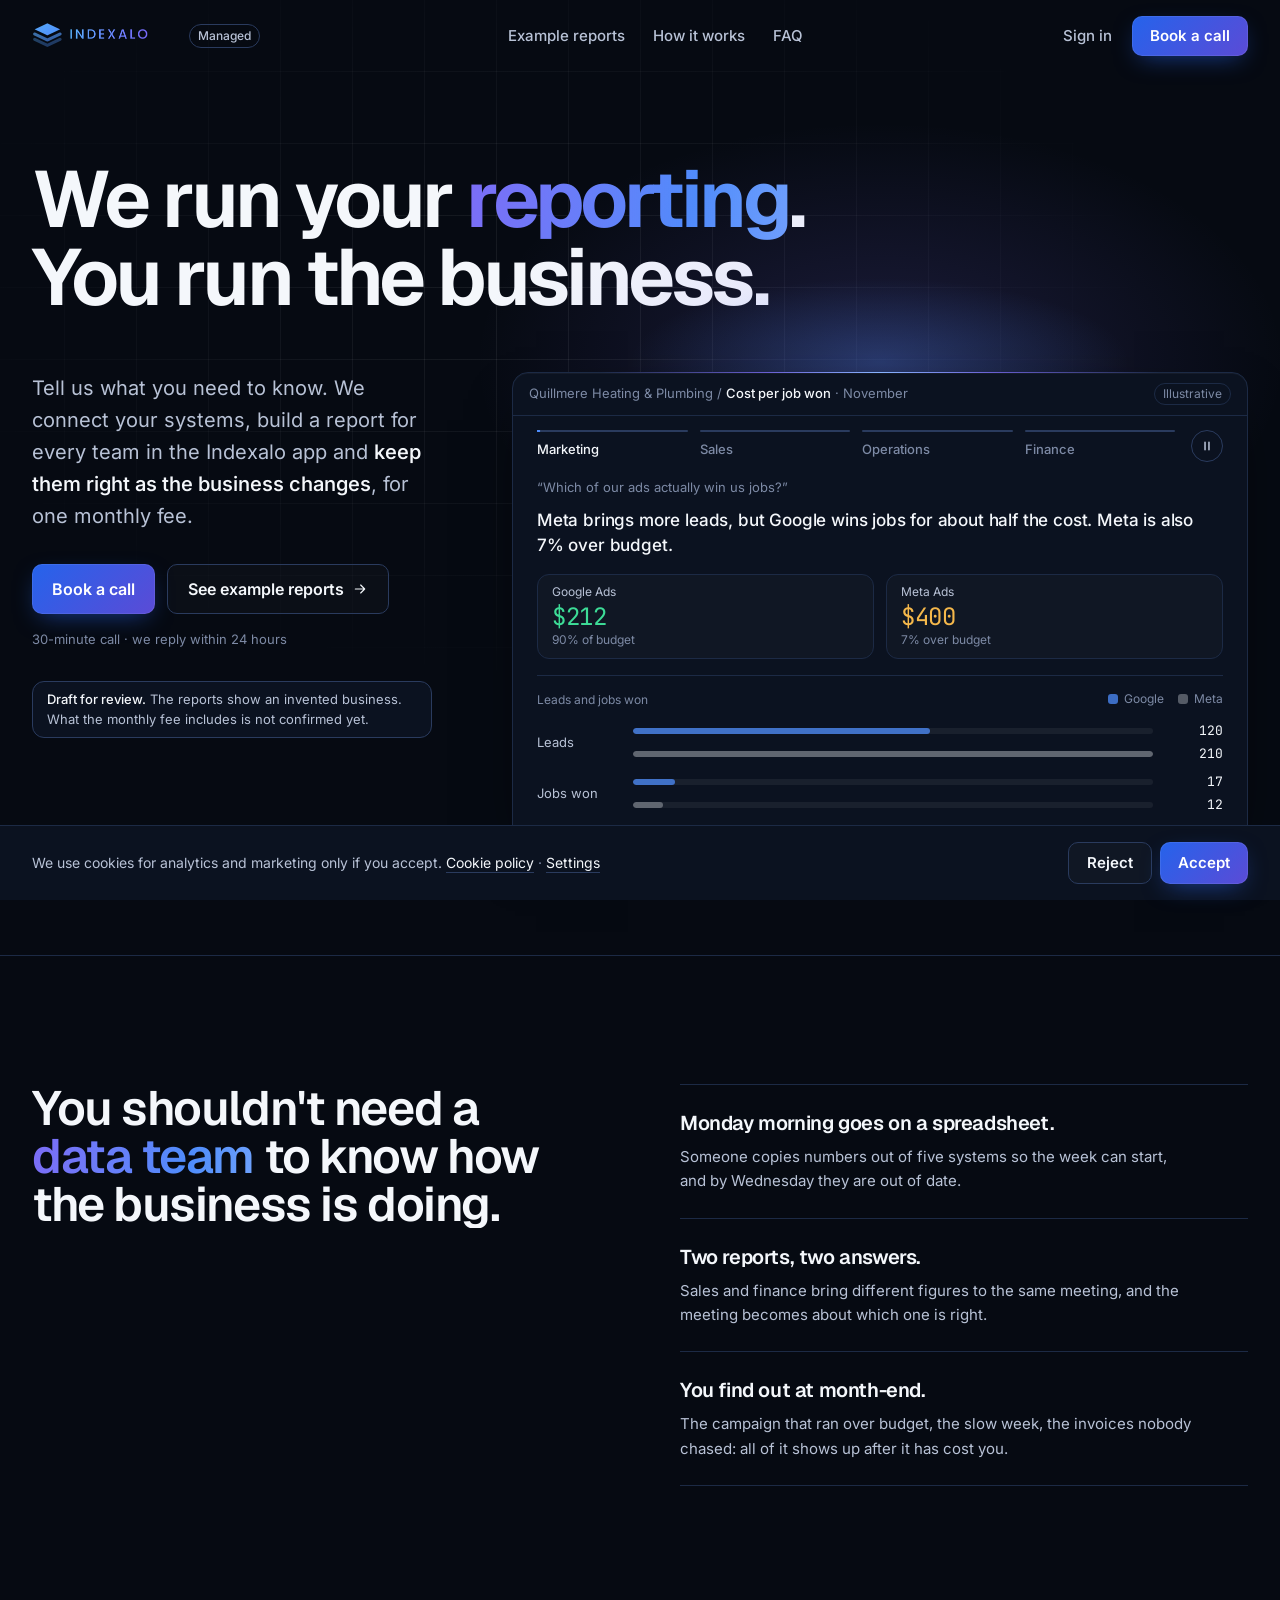
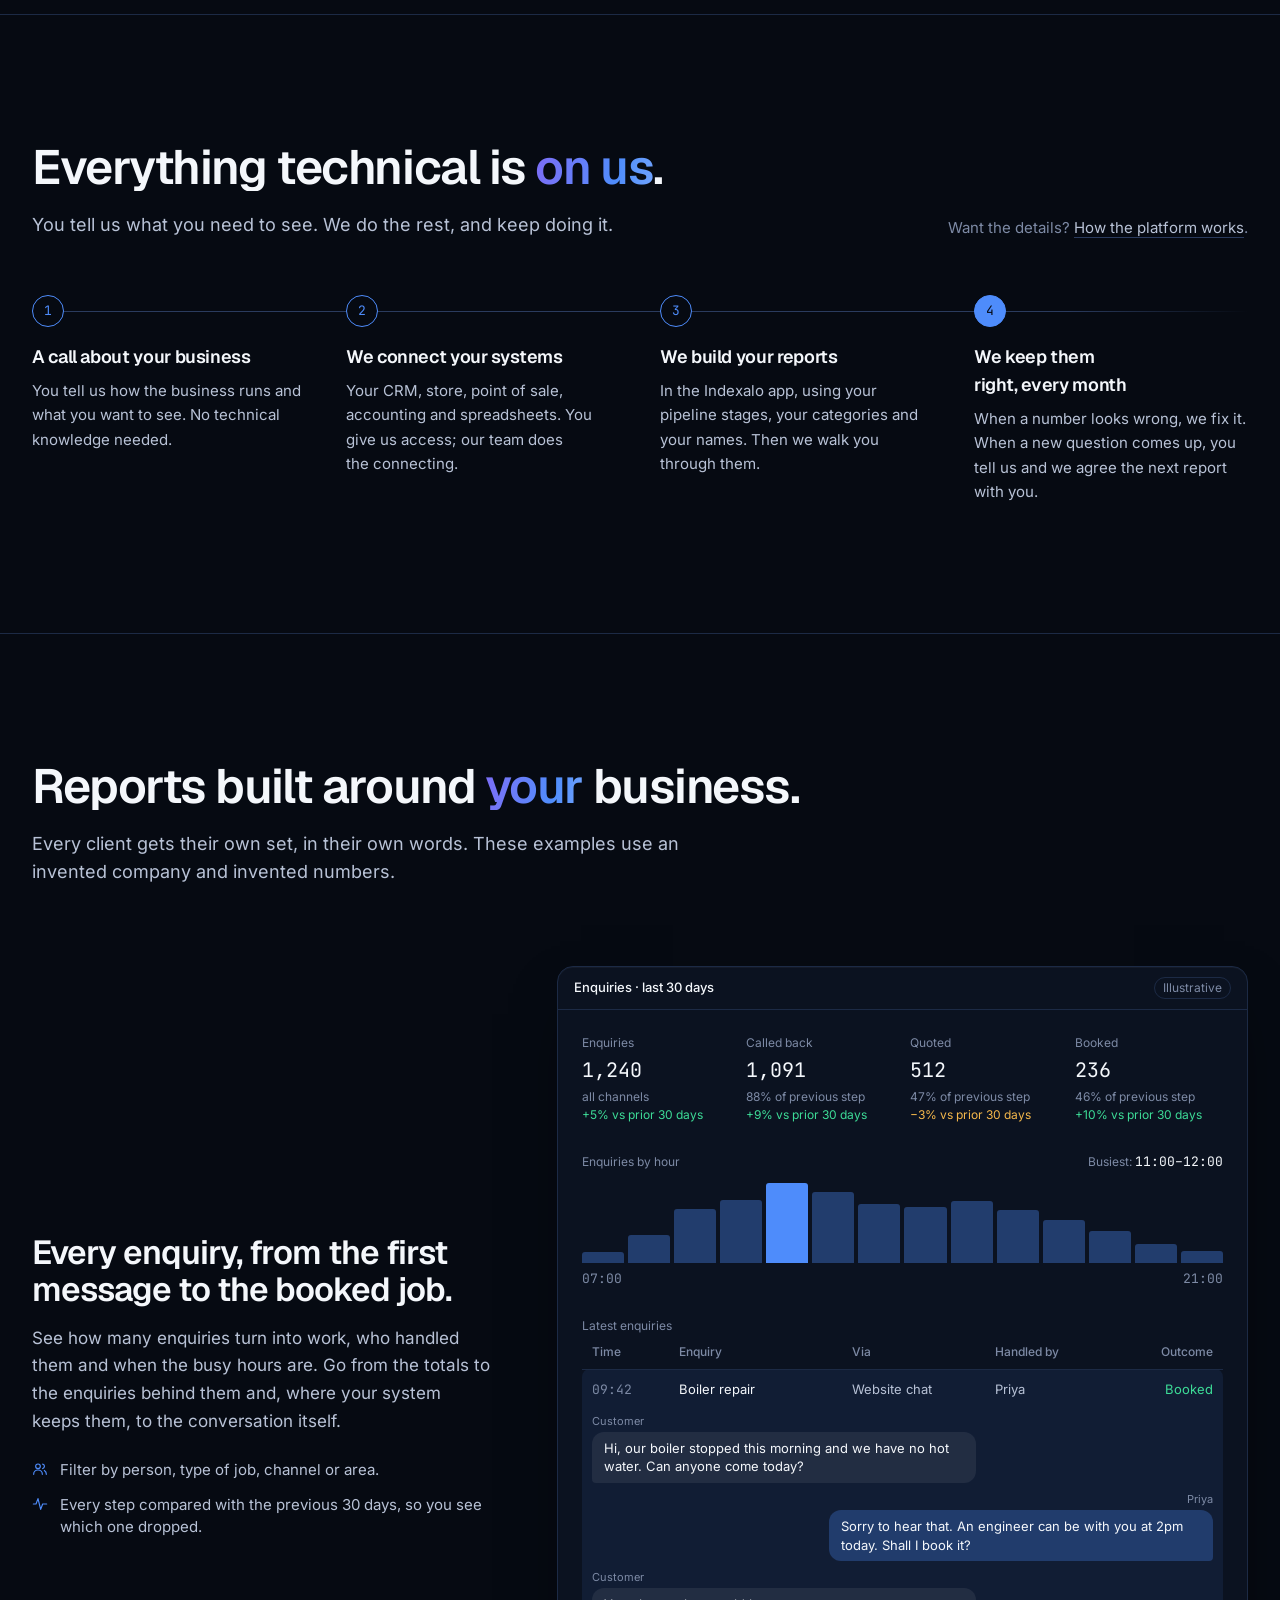
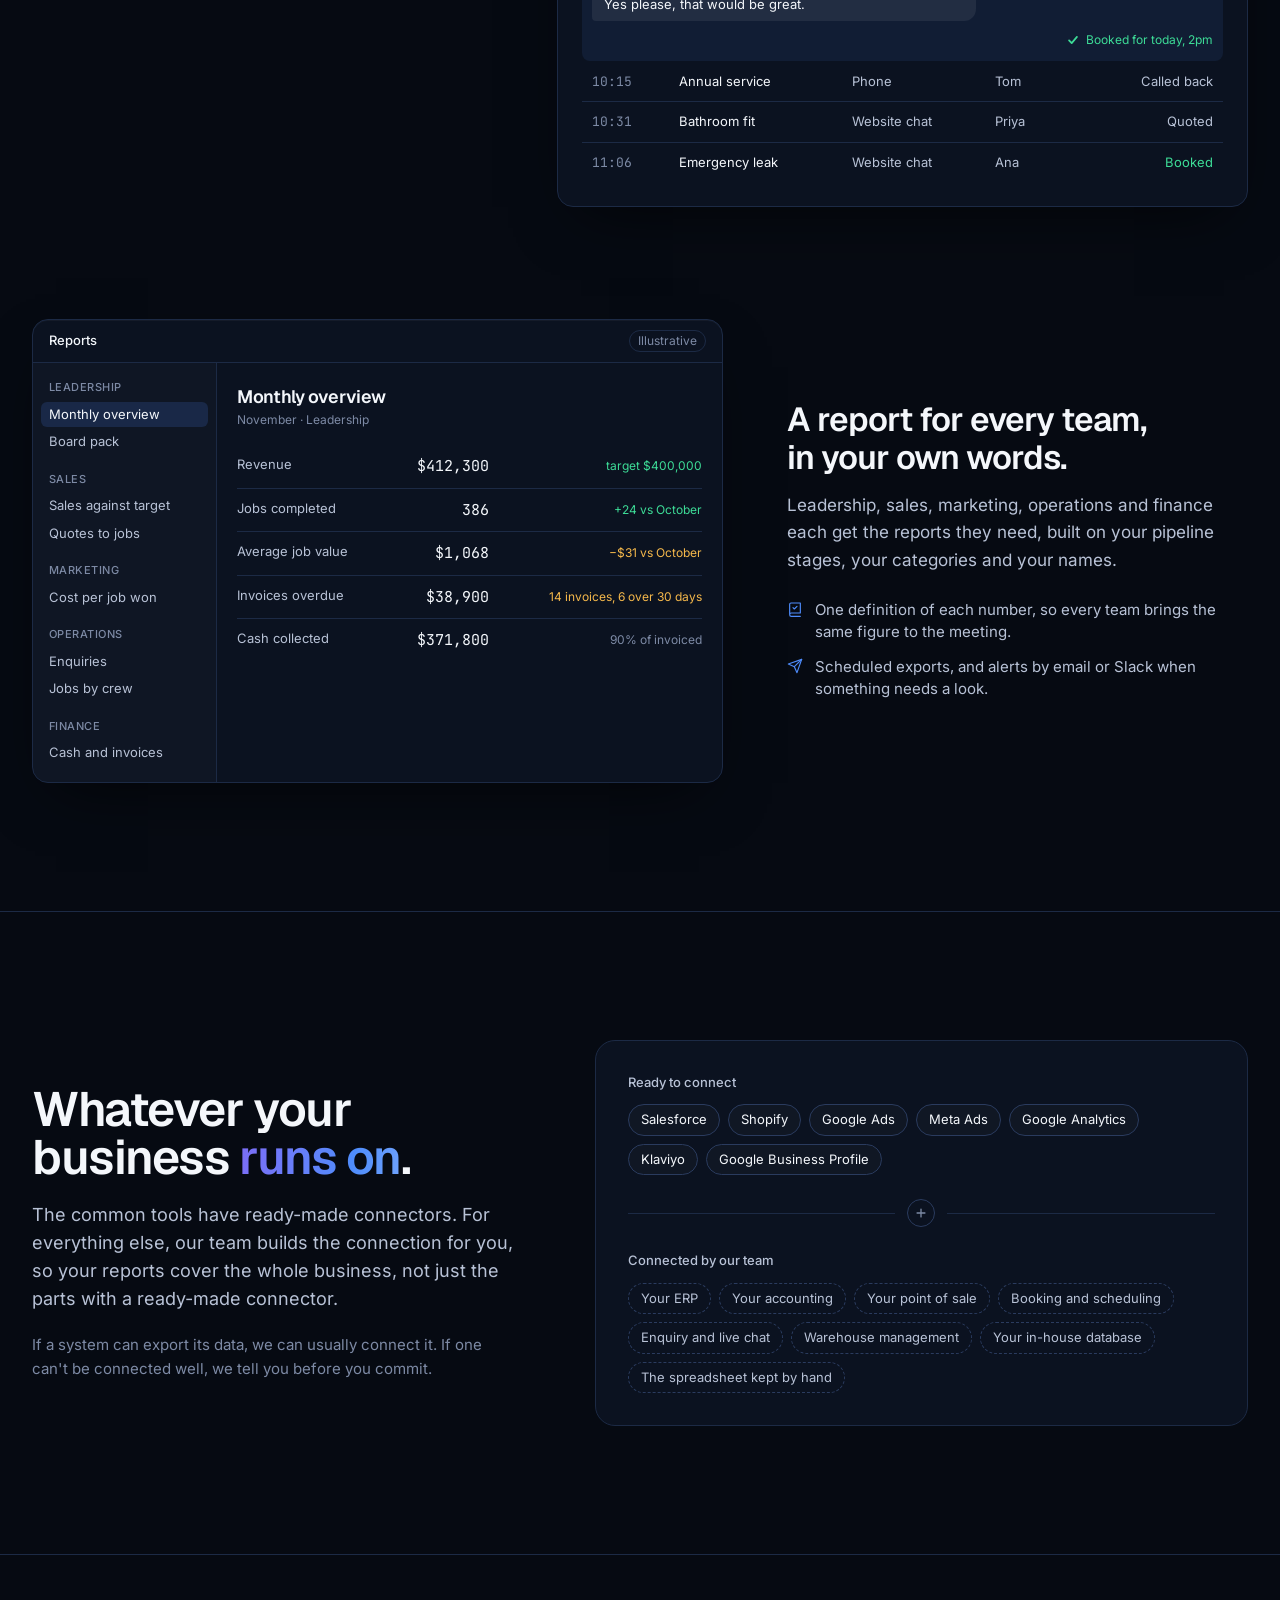
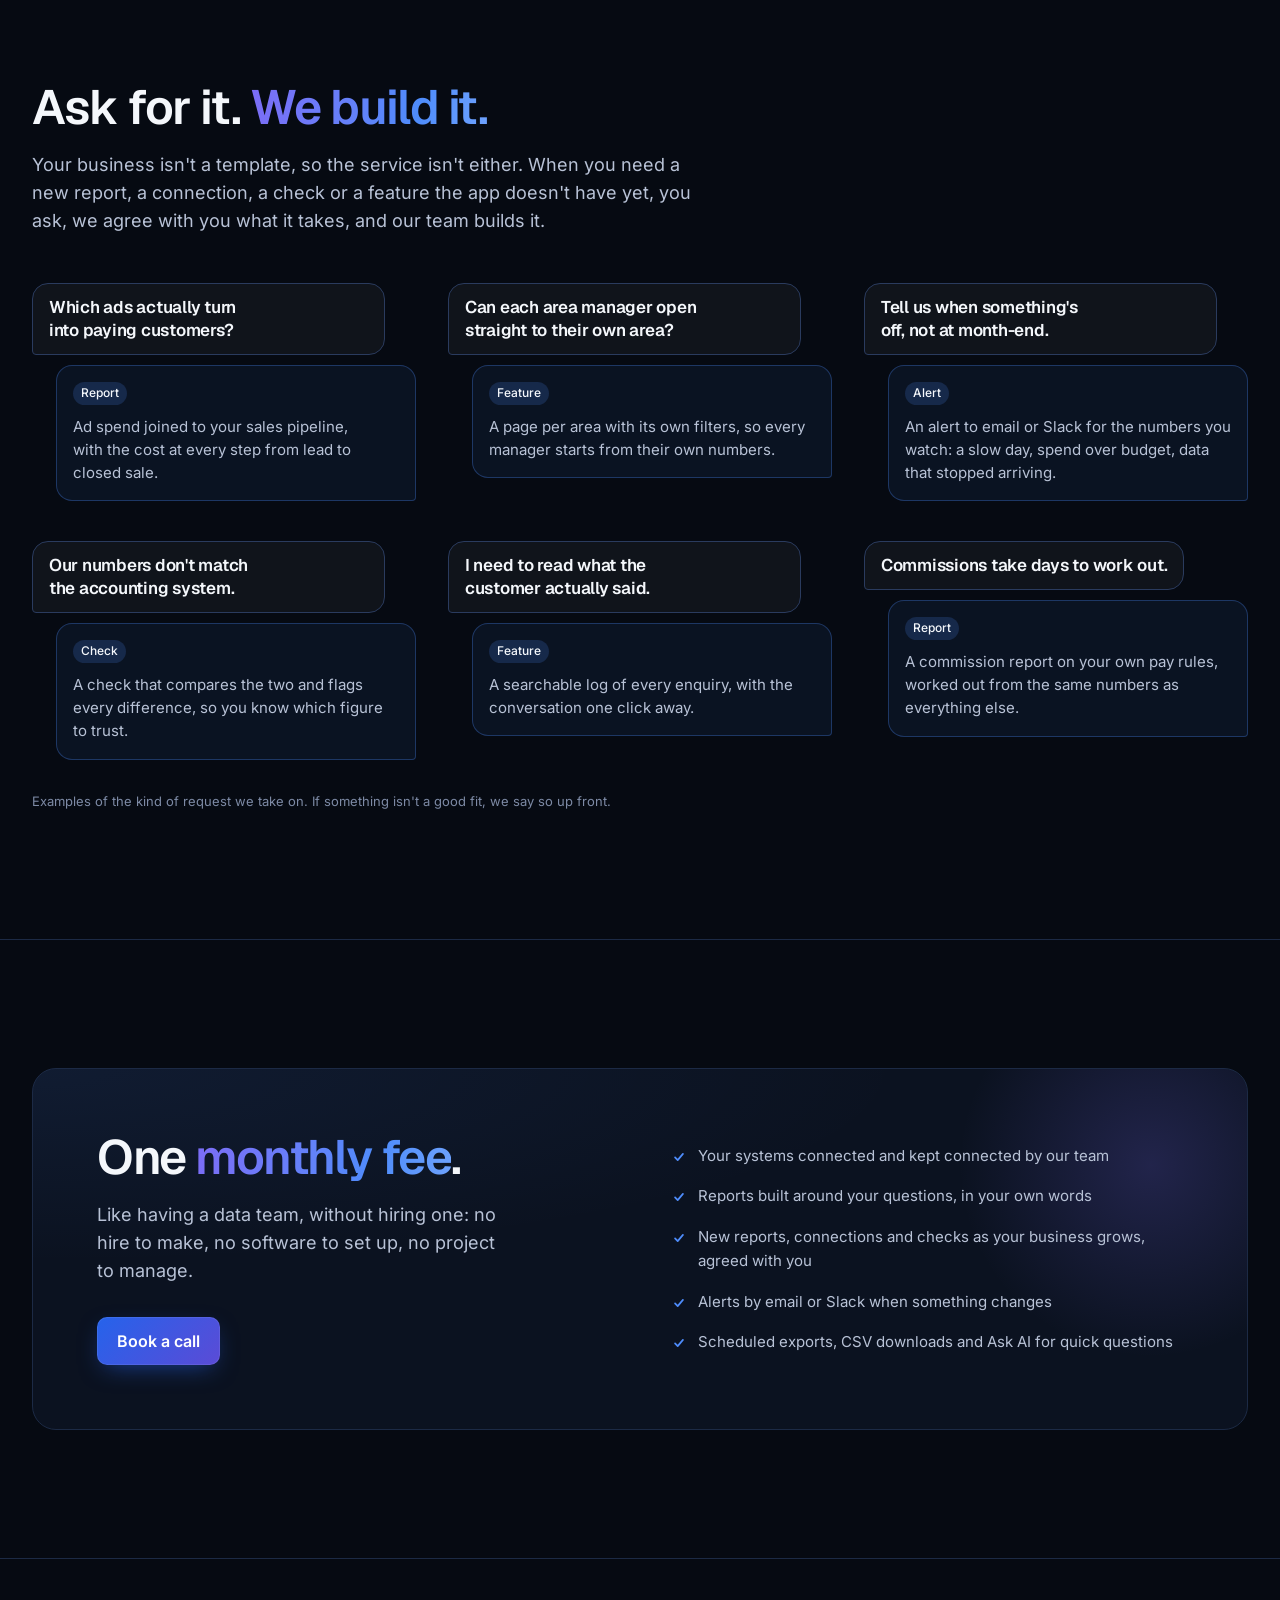
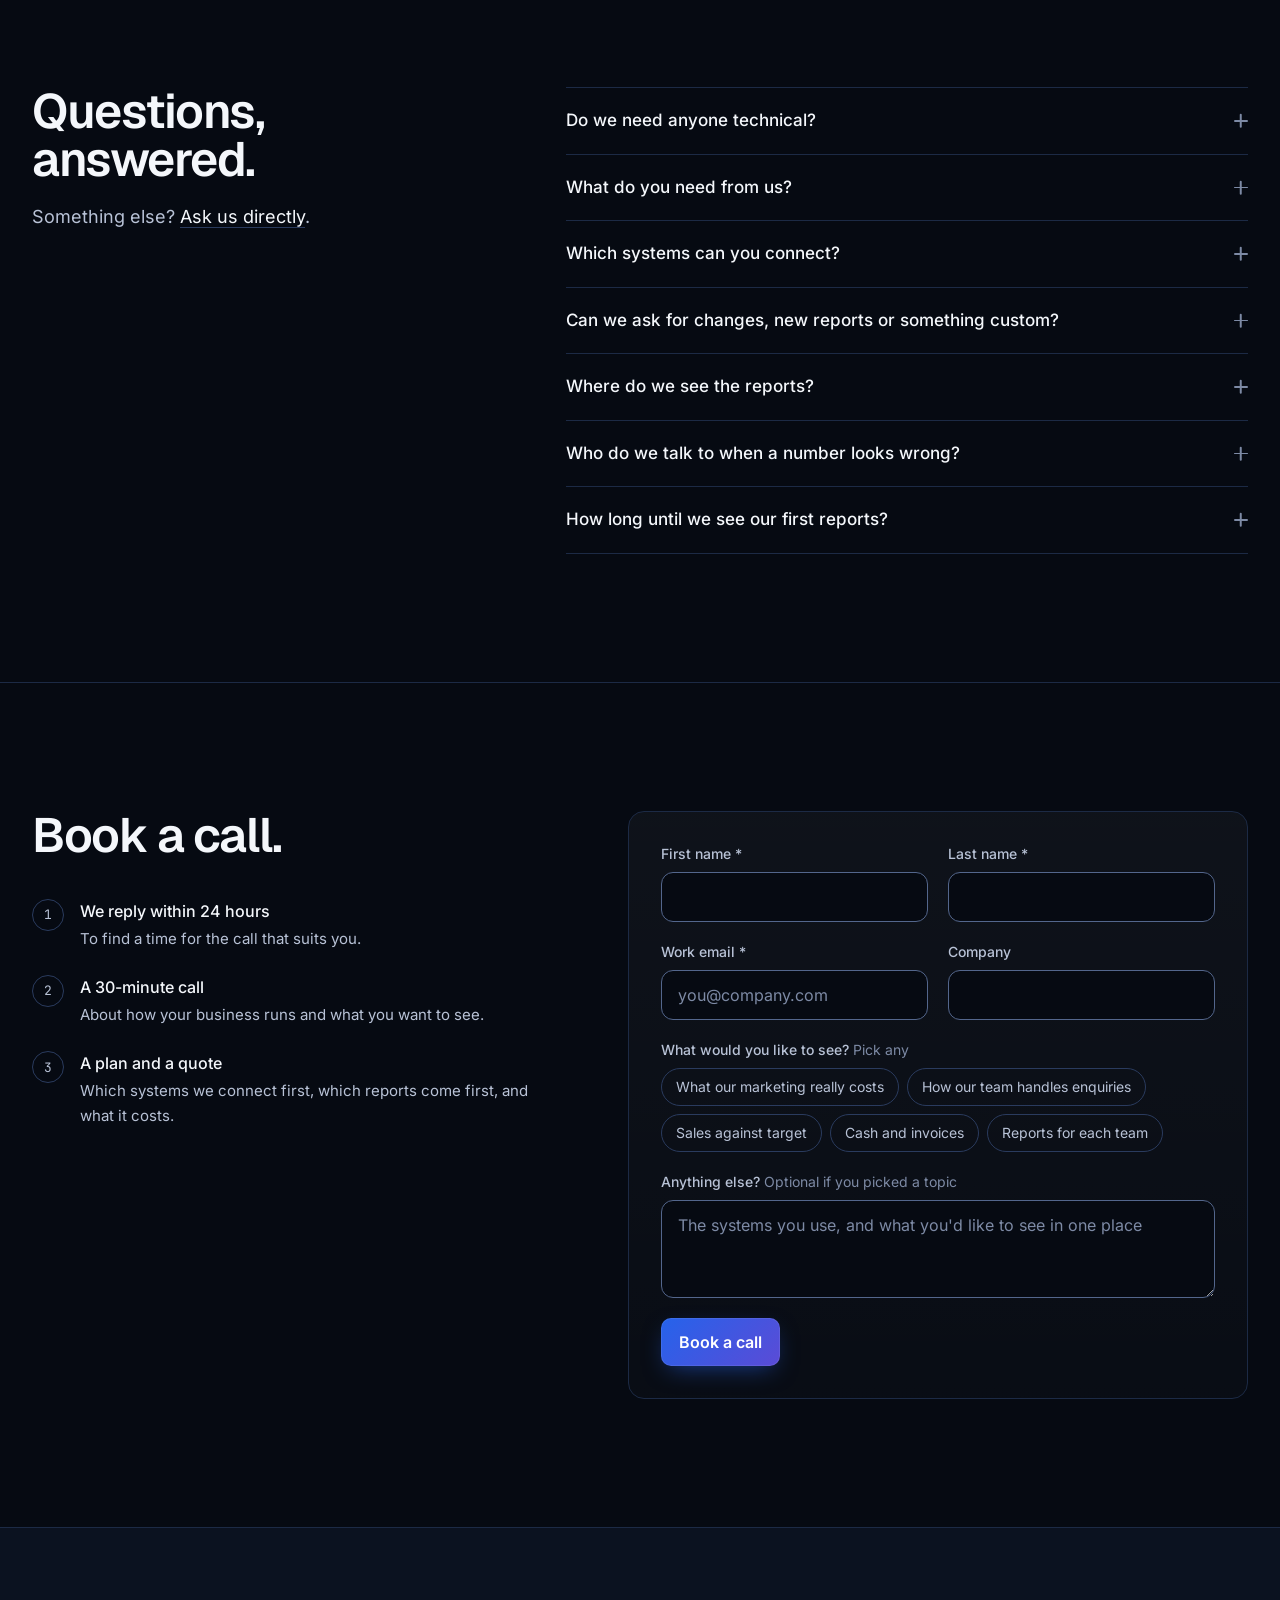
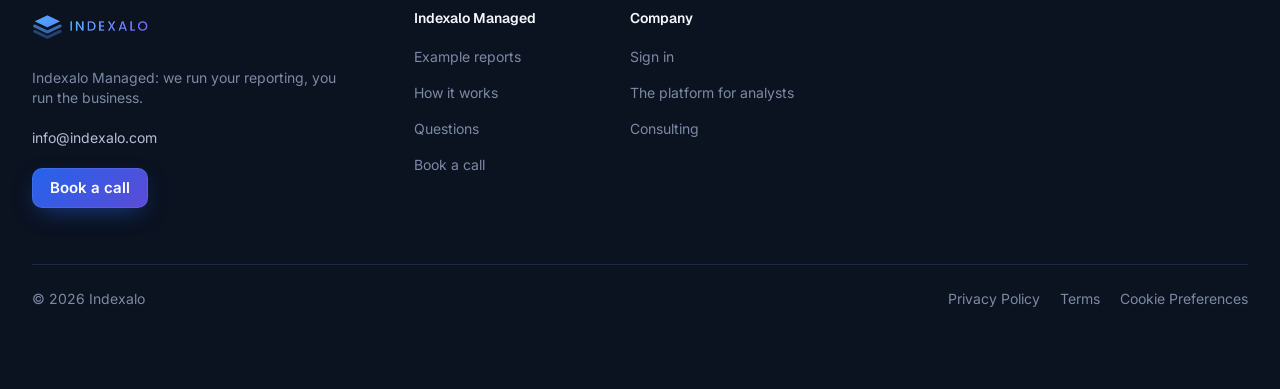
<file: managed.html>
<!DOCTYPE html><html lang="en"><head><meta charset="UTF-8"><meta name="viewport" content="width=device-width, initial-scale=1"><title>Indexalo Managed: we run your reporting, you run the business</title><meta name="description" content="Tell us what you need to know. We connect your systems, build a report for every team in the Indexalo app and keep them right as the business changes, for one monthly fee. Draft for review."><meta name="robots" content="noindex, nofollow"><link rel="canonical" href="https://indexalo.com/managed"><link rel="preload" as="font" type="font/woff2" href="/_astro/geist-latin-wght-normal.BgDaEnEv.woff2" crossorigin><link rel="preload" as="font" type="font/woff2" href="/_astro/inter-latin-wght-normal.Dx4kXJAl.woff2" crossorigin><link rel="icon" type="image/png" href="/images/favicon.png"><meta name="theme-color" content="#060a12"><meta property="og:type" content="website"><meta property="og:site_name" content="Indexalo"><meta property="og:title" content="Indexalo Managed: we run your reporting, you run the business"><meta property="og:description" content="Tell us what you need to know. We connect your systems, build a report for every team in the Indexalo app and keep them right as the business changes, for one monthly fee. Draft for review."><meta property="og:url" content="https://indexalo.com/managed"><meta property="og:image" content="https://indexalo.com/images/og.png"><meta property="og:image:width" content="1200"><meta property="og:image:height" content="630"><meta property="og:image:alt" content="Indexalo: Stop opening six tabs to answer one question."><meta property="og:locale" content="en_US"><meta name="twitter:card" content="summary_large_image"><!-- Before first paint: enable JS-only styles (scroll reveals) and hide an
         announcement the visitor already dismissed. --><script>(function(){const announceId = null;

      document.documentElement.classList.add('js');
      try {
        if (announceId && localStorage.getItem('announce:' + announceId)) {
          document.documentElement.dataset.announceHidden = announceId;
        }
      } catch (e) {}
    })();</script><!-- Consent defaults: nothing is tracked until the visitor opts in
         (see Consent.astro, which injects gtag.js / GTM on consent). --><script>
      window.dataLayer = window.dataLayer || [];
      function gtag() { dataLayer.push(arguments); }
      gtag('js', new Date());
      gtag('consent', 'default', { analytics_storage: 'denied', ad_storage: 'denied' });
    </script><link rel="stylesheet" href="/_astro/Base.CsW_WjfZ.css"><style>.hero-stage[data-astro-cid-if5zrvj2]{pointer-events:none;height:52rem;position:absolute;inset:0 0 auto;overflow:hidden}.hero-grid[data-astro-cid-if5zrvj2]{--cell:4.5rem;--rule:color-mix(in oklab, var(--color-fg) 7%, transparent);background-image:linear-gradient(to right, var(--rule) 1px, transparent 1px), linear-gradient(to bottom, var(--rule) 1px, transparent 1px);background-size:var(--cell) var(--cell);background-position:calc(50% + var(--cell) / 2) -1px;position:absolute;inset:0;-webkit-mask-image:radial-gradient(62% 60% at 42% 36%,#000 10%,#0000008c 45%,#0000 80%);mask-image:radial-gradient(62% 60% at 42% 36%,#000 10%,#0000008c 45%,#0000 80%)}@media (width<=1023.98px){.hero-stage[data-astro-cid-if5zrvj2]{height:34rem}.hero-grid[data-astro-cid-if5zrvj2]{--cell:3rem;--rule:color-mix(in oklab, var(--color-fg) 4%, transparent);-webkit-mask-image:radial-gradient(90% 60% at 30% 25%,#000 5%,#0000 75%);mask-image:radial-gradient(90% 60% at 30% 25%,#000 5%,#0000 75%)}}@media (prefers-reduced-motion:no-preference){.hero-grid[data-astro-cid-if5zrvj2]{animation:1.6s cubic-bezier(.16,1,.3,1) .15s backwards hero-grid-in}}@keyframes hero-grid-in{0%{opacity:0}}@layer properties{@supports (((-webkit-hyphens:none)) and (not (margin-trim:block))) or ((-moz-orient:inline) and (not (color:rgb(from red r g b)))){*,:before,:after,::backdrop{--tw-border-style:solid}}}.topic[data-astro-cid-vekgkm42]{cursor:pointer;border-style:var(--tw-border-style);border-width:1px;border-color:var(--color-line-strong,#2a3b5e);padding-inline:calc(var(--spacing,.25rem) * 3.5);padding-block:calc(var(--spacing,.25rem) * 2);font-size:var(--text-sm,.875rem);line-height:var(--tw-leading,var(--text-sm--line-height,calc(1.25 / .875)));color:var(--color-fg-2,#b8c2d6);transition-property:color,background-color,border-color,outline-color,text-decoration-color,fill,stroke,--tw-gradient-from,--tw-gradient-via,--tw-gradient-to;transition-timing-function:var(--tw-ease,var(--default-transition-timing-function,cubic-bezier(.4, 0, .2, 1)));transition-duration:var(--tw-duration,var(--default-transition-duration,.15s));-webkit-user-select:none;user-select:none;border-radius:2147483647px;align-items:center;display:inline-flex}@media (hover:hover){.topic[data-astro-cid-vekgkm42]:hover{border-color:var(--color-fg-3,#7d8aa5);color:var(--color-fg,#f4f7fb)}}.topic[data-astro-cid-vekgkm42]:has(:checked){border-color:var(--color-primary);background:#4e8cfb24}@supports (color:color-mix(in lab, red, red)){.topic[data-astro-cid-vekgkm42]:has(:checked){background:color-mix(in oklab, var(--color-primary) 14%, transparent)}}.topic[data-astro-cid-vekgkm42]:has(:checked){color:var(--color-fg)}.topic[data-astro-cid-vekgkm42]:has(:focus-visible){outline:2px solid var(--color-primary);outline-offset:2px}@media (pointer:coarse){.topic[data-astro-cid-vekgkm42]{min-height:2.75rem}}@property --tw-border-style{syntax:"*";inherits:false;initial-value:solid}
.faq-icon[data-astro-cid-hemr5th4]{flex-shrink:0;width:.875rem;height:.875rem;position:relative}.faq-icon[data-astro-cid-hemr5th4]:before,.faq-icon[data-astro-cid-hemr5th4]:after{content:"";background:var(--color-fg-3);height:1.5px;transition:transform .3s var(--ease-out-expo);border-radius:999px;margin-top:-.75px;position:absolute;inset:50% 0 auto}.faq-icon[data-astro-cid-hemr5th4]:after{transform:rotate(90deg)}.faq[data-astro-cid-hemr5th4][open] .faq-icon[data-astro-cid-hemr5th4]:after{transform:rotate(0)}summary[data-astro-cid-hemr5th4]:hover .faq-icon[data-astro-cid-hemr5th4]:before,summary[data-astro-cid-hemr5th4]:hover .faq-icon[data-astro-cid-hemr5th4]:after{background:var(--color-fg)}@supports (interpolate-size:allow-keywords){.faq[data-astro-cid-hemr5th4]{interpolate-size:allow-keywords}.faq[data-astro-cid-hemr5th4]::details-content{height:0;transition:height .35s var(--ease-out-expo), content-visibility .35s allow-discrete;overflow:clip}.faq[data-astro-cid-hemr5th4][open]::details-content{height:auto}}
</style><link rel="stylesheet" href="/_astro/managed.duIl4_Pn.css"></head><body class="min-h-dvh"><a href="#main" class="sr-only z-[70] rounded-lg bg-primary px-4 py-2 text-white focus:not-sr-only focus:fixed focus:top-3 focus:left-3">Skip to content</a><div class="fixed inset-x-0 top-0 z-50"><header id="site-header" class="group/header border-b border-transparent transition-colors duration-300 data-[scrolled]:border-line data-[scrolled]:bg-ink/80 data-[scrolled]:backdrop-blur-xl" data-astro-cid-wpvy4v7s><div class="container-x flex h-16 items-center justify-between gap-3 sm:gap-6 lg:h-[4.5rem]" data-astro-cid-wpvy4v7s><!-- HOME: /new while the redesign is in preview, / at go-live (src/data/site.ts). --><a href="/managed" class="shrink-0 flex items-center gap-1.5 sm:gap-2.5" aria-label="Indexalo Managed" data-astro-cid-wpvy4v7s><img src="/images/indexalo_logo.webp" alt="Indexalo" width="293" height="80" class="h-7 w-auto sm:h-9 lg:h-10" data-astro-cid-wpvy4v7s><span class="nav-tag max-[374px]:hidden" aria-hidden="true" data-astro-cid-wpvy4v7s>Managed</span></a><!-- Desktop --><nav class="hidden items-center gap-1 lg:flex" aria-label="Main" data-astro-cid-wpvy4v7s><a href="#examples" class="nav-trigger" data-astro-cid-wpvy4v7s>Example reports</a><a href="#how" class="nav-trigger" data-astro-cid-wpvy4v7s>How it works</a><a href="#faq" class="nav-trigger" data-astro-cid-wpvy4v7s>FAQ</a></nav><div class="hidden items-center gap-2 lg:flex" data-astro-cid-wpvy4v7s><a href="https://app.indexalo.com" class="nav-trigger" data-astro-cid-wpvy4v7s>Sign in</a><a href="#contact" class="btn btn-primary" data-astro-cid-wpvy4v7s>Book a call</a></div><!-- Mobile: the primary action stays one tap away beside the menu. Under
         360px the logo and button shrink so the menu button stays on screen. --><a href="#contact" class="btn btn-primary ml-auto mr-1 px-3 py-2 text-[0.8125rem] whitespace-nowrap min-[360px]:px-3.5 min-[360px]:text-sm lg:hidden" data-astro-cid-wpvy4v7s>Book a call</a><button type="button" id="mobile-toggle" popovertarget="mobile-menu" class="-mr-2 rounded-lg p-2 text-fg-2 hover:text-fg lg:hidden" aria-expanded="false" aria-controls="mobile-menu" aria-label="Open menu" data-astro-cid-wpvy4v7s><svg class="size-6" viewBox="0 0 24 24" fill="none" stroke="currentColor" stroke-width="1.75" stroke-linecap="round" stroke-linejoin="round" aria-hidden="true"><path d="M4 6h16M4 12h16M4 18h16"/></svg></button></div></header><!-- Outside <header>: the header's backdrop-filter would otherwise become the
     containing block for this fixed drawer. --><div id="mobile-menu" popover role="dialog" aria-modal="true" aria-label="Menu" class="m-0 h-dvh max-h-none w-full max-w-none overflow-y-auto border-0 bg-ink p-0 text-fg lg:hidden" data-astro-cid-wpvy4v7s><div class="container-x flex h-16 items-center justify-between" data-astro-cid-wpvy4v7s><img src="/images/indexalo_logo.webp" alt="Indexalo" width="293" height="80" class="h-9 w-auto" data-astro-cid-wpvy4v7s><button type="button" id="mobile-close" popovertarget="mobile-menu" popovertargetaction="hide" class="-mr-2 rounded-lg p-2 text-fg-2 hover:text-fg" aria-label="Close menu" data-astro-cid-wpvy4v7s><svg class="size-6" viewBox="0 0 24 24" fill="none" stroke="currentColor" stroke-width="1.75" stroke-linecap="round" stroke-linejoin="round" aria-hidden="true"><path d="M18 6 6 18M6 6l12 12"/></svg></button></div><nav class="container-x pb-10" aria-label="Mobile" data-astro-cid-wpvy4v7s><a href="#examples" class="mobile-link" data-astro-cid-wpvy4v7s>Example reports</a><a href="#how" class="mobile-link" data-astro-cid-wpvy4v7s>How it works</a><a href="#faq" class="mobile-link" data-astro-cid-wpvy4v7s>FAQ</a><a href="https://app.indexalo.com" class="mobile-link" data-astro-cid-wpvy4v7s>Sign in</a><a href="#contact" class="btn btn-primary mt-6 w-full" data-astro-cid-wpvy4v7s>Book a call</a></nav></div><script type="module">var e=document.getElementById(`site-header`),t=()=>e.toggleAttribute(`data-scrolled`,window.scrollY>8);t(),window.addEventListener(`scroll`,t,{passive:!0});var n=[...document.querySelectorAll(`[data-menu]`)],r=(e,t)=>{let n=e.querySelector(`button[aria-expanded]`),r=e.querySelector(`.menu-panel`);n.setAttribute(`aria-expanded`,String(t)),r.hidden=!t},i=e=>n.forEach(t=>t!==e&&r(t,!1));n.forEach(e=>{let t=e.querySelector(`button[aria-expanded]`),n,a=0;t.addEventListener(`click`,()=>{if(performance.now()-a<600)return;let n=t.getAttribute(`aria-expanded`)!==`true`;i(e),r(e,n)}),e.addEventListener(`pointerenter`,o=>{o.pointerType===`mouse`&&(clearTimeout(n),i(e),t.getAttribute(`aria-expanded`)!==`true`&&(a=performance.now()),r(e,!0))}),e.addEventListener(`pointerleave`,t=>{t.pointerType===`mouse`&&(n=window.setTimeout(()=>r(e,!1),120))}),e.addEventListener(`focusout`,t=>{e.contains(t.relatedTarget)||r(e,!1)})}),document.addEventListener(`click`,e=>{n.some(t=>t.contains(e.target))||i()}),document.addEventListener(`keydown`,e=>{if(e.key!==`Escape`)return;let t=n.find(e=>e.querySelector(`[aria-expanded="true"]`));t&&(r(t,!1),t.querySelector(`button`).focus())});var a=document.getElementById(`mobile-menu`),o=document.getElementById(`mobile-toggle`),s=()=>[e,document.querySelector(`[data-announce]`),document.querySelector(`a[href="#main"]`),document.getElementById(`main`),document.querySelector(`footer`)];a.addEventListener(`toggle`,e=>{let t=e.newState===`open`;o.setAttribute(`aria-expanded`,String(t)),document.documentElement.style.overflow=t?`hidden`:``,s().forEach(e=>{e&&(e.inert=t)}),t?document.getElementById(`mobile-close`).focus():o.focus()}),a.addEventListener(`click`,e=>{e.target.closest(`a`)&&a.hidePopover()});</script></div><main id="main"><section id="top" class="hero-pad relative overflow-x-clip pt-36 pb-20 sm:pt-40 lg:pb-28" data-hero data-astro-cid-35kniral><div class="hero-stage" aria-hidden="true" data-hero-field data-astro-cid-if5zrvj2><div class="hero-grid" data-astro-cid-if5zrvj2></div></div><div class="relative container-x" data-astro-cid-35kniral><h1 class="dash-title" data-hero-title data-astro-cid-35kniral><span class="block" data-astro-cid-35kniral>We run your <span class="hl" data-astro-cid-35kniral>reporting</span>.</span><span class="block" data-astro-cid-35kniral>You run the business.</span></h1><div class="hero-grid mt-10 grid grid-cols-1 items-start gap-12 lg:mt-14 lg:grid-cols-[minmax(0,23.5rem)_minmax(0,1fr)] lg:gap-14 xl:grid-cols-[minmax(0,25rem)_minmax(0,1fr)] xl:gap-20" data-astro-cid-35kniral><div data-astro-cid-35kniral><p class="hero-sub" data-hero-in data-astro-cid-35kniral>Tell us what you need to know. We connect your systems, build a report for every team in the Indexalo app and <strong class="key" data-astro-cid-35kniral>keep them right as the business changes</strong>, for one monthly fee.</p><div class="mt-8" data-hero-in data-astro-cid-35kniral><div class="flex flex-wrap gap-3" data-astro-cid-35kniral><a href="#contact" class="btn btn-primary px-4 py-3 sm:px-5 sm:text-base" data-astro-cid-35kniral>Book a call</a><a href="#examples" class="btn btn-ghost px-4 py-3 sm:px-5 sm:text-base" data-astro-cid-35kniral>See example reports <svg class="size-4" viewBox="0 0 24 24" fill="none" stroke="currentColor" stroke-width="1.75" stroke-linecap="round" stroke-linejoin="round" aria-hidden="true"><path d="M5 12h14M13 6l6 6-6 6"/></svg></a></div><p class="mt-4 text-[0.8125rem] text-fg-3" data-astro-cid-35kniral>30-minute call · we reply within 24 hours</p><p class="draft-note mt-8" data-astro-cid-35kniral><span class="font-medium text-fg" data-astro-cid-35kniral>Draft for review.</span> The reports show an invented business. What the monthly fee includes is not confirmed yet.</p></div></div><!-- One report per team, moving on by itself (HeroReport.astro). --><div class="hero-console" data-hero-in data-hero-console data-astro-cid-35kniral><div class="demo" data-cases data-ask data-astro-cid-z42hhemw><div class="demo-bar" data-astro-cid-z42hhemw><span class="min-w-0 truncate" data-astro-cid-z42hhemw><span class="hidden text-fg-3 sm:inline" data-astro-cid-z42hhemw>Quillmere Heating &amp; Plumbing / </span><span class="font-medium text-fg" data-case-title data-astro-cid-z42hhemw>Cost per job won</span><span class="text-fg-3" data-case-period data-astro-cid-z42hhemw> · November</span></span><span class="demo-label shrink-0" data-astro-cid-z42hhemw>Illustrative</span></div><div class="case-nav" data-astro-cid-z42hhemw><div class="case-tabs" role="tablist" aria-label="Example reports, one per team" data-astro-cid-z42hhemw><button type="button" role="tab" id="case-tab-marketing" aria-controls="case-marketing" aria-selected="true" tabindex="0" class="case-tab" data-astro-cid-z42hhemw><span class="case-tab-label" data-astro-cid-z42hhemw>Marketing</span><span class="case-line" aria-hidden="true" data-case-line data-astro-cid-z42hhemw></span></button><button type="button" role="tab" id="case-tab-sales" aria-controls="case-sales" aria-selected="false" tabindex="-1" class="case-tab" data-astro-cid-z42hhemw><span class="case-tab-label" data-astro-cid-z42hhemw>Sales</span><span class="case-line" aria-hidden="true" data-case-line data-astro-cid-z42hhemw></span></button><button type="button" role="tab" id="case-tab-operations" aria-controls="case-operations" aria-selected="false" tabindex="-1" class="case-tab" data-astro-cid-z42hhemw><span class="case-tab-label" data-astro-cid-z42hhemw>Operations</span><span class="case-line" aria-hidden="true" data-case-line data-astro-cid-z42hhemw></span></button><button type="button" role="tab" id="case-tab-finance" aria-controls="case-finance" aria-selected="false" tabindex="-1" class="case-tab" data-astro-cid-z42hhemw><span class="case-tab-label" data-astro-cid-z42hhemw>Finance</span><span class="case-line" aria-hidden="true" data-case-line data-astro-cid-z42hhemw></span></button></div><button type="button" class="case-toggle" data-case-toggle data-playing="true" aria-label="Pause the reports" data-astro-cid-z42hhemw><svg class="icon-pause" viewBox="0 0 16 16" fill="none" stroke="currentColor" stroke-width="1.75" stroke-linecap="round" aria-hidden="true" data-astro-cid-z42hhemw><path d="M5.75 3.75v8.5M10.25 3.75v8.5" data-astro-cid-z42hhemw></path></svg><svg class="icon-play" viewBox="0 0 16 16" fill="currentColor" aria-hidden="true" data-astro-cid-z42hhemw><path d="M5 3.6v8.8a.6.6 0 0 0 .92.5l7-4.4a.6.6 0 0 0 0-1l-7-4.4A.6.6 0 0 0 5 3.6Z" data-astro-cid-z42hhemw></path></svg></button></div><div class="cases" data-astro-cid-z42hhemw><div role="tabpanel" id="case-marketing" aria-labelledby="case-tab-marketing" tabindex="0" class="case case-on" data-title="Cost per job won" data-period="November" data-astro-cid-z42hhemw><div class="px-4 pt-4 pb-4 sm:px-6 sm:pb-5" data-astro-cid-z42hhemw><p class="sr-only" data-astro-cid-z42hhemw>Cost per job won, November.</p><p class="question" data-astro-cid-z42hhemw>“Which of our ads actually win us jobs?”</p><p class="lead mt-3" data-answer data-astro-cid-z42hhemw>Meta brings more leads, but Google wins jobs for about half the cost. Meta is also 7% over budget.</p><div class="mt-4 grid grid-cols-2 gap-3" data-answer data-astro-cid-z42hhemw><div class="tile" data-astro-cid-z42hhemw><p class="text-[0.75rem] text-fg-2" data-astro-cid-z42hhemw>Google Ads</p><p class="data tile-value ok" data-astro-cid-z42hhemw>$212</p><p class="text-[0.75rem] leading-snug text-fg-3" data-astro-cid-z42hhemw>90% of budget</p></div><div class="tile" data-astro-cid-z42hhemw><p class="text-[0.75rem] text-fg-2" data-astro-cid-z42hhemw>Meta Ads</p><p class="data tile-value stake" data-astro-cid-z42hhemw>$400</p><p class="text-[0.75rem] leading-snug text-fg-3" data-astro-cid-z42hhemw>7% over budget</p></div></div><div class="mt-4 border-t border-line pt-3.5" data-astro-cid-z42hhemw><p class="flex flex-wrap items-baseline justify-between gap-x-4 gap-y-1 text-[0.75rem] text-fg-3" data-astro-cid-z42hhemw><span data-astro-cid-z42hhemw>Leads and jobs won</span><span class="legend" aria-hidden="true" data-astro-cid-z42hhemw><span class="legend-item" data-astro-cid-z42hhemw><span class="legend-swatch s0" data-astro-cid-z42hhemw></span>Google</span><span class="legend-item" data-astro-cid-z42hhemw><span class="legend-swatch s1" data-astro-cid-z42hhemw></span>Meta</span></span></p><ul class="hbars mt-3" aria-label="Leads and jobs won" data-astro-cid-z42hhemw><li class="hbar" data-row data-astro-cid-z42hhemw><span class="hbar-label" data-astro-cid-z42hhemw>Leads</span><span class="hbar-bars" data-astro-cid-z42hhemw><span class="hbar-row" data-astro-cid-z42hhemw><span class="track" aria-hidden="true" data-astro-cid-z42hhemw><span class="fill s0" style="width:57.14285714285714%" data-bar data-astro-cid-z42hhemw></span></span><span class="data hbar-val text-fg" data-astro-cid-z42hhemw><span class="sr-only" data-astro-cid-z42hhemw>Google: </span>120</span></span><span class="hbar-row" data-astro-cid-z42hhemw><span class="track" aria-hidden="true" data-astro-cid-z42hhemw><span class="fill s1" style="width:100%" data-bar data-astro-cid-z42hhemw></span></span><span class="data hbar-val text-fg" data-astro-cid-z42hhemw><span class="sr-only" data-astro-cid-z42hhemw>Meta: </span>210</span></span></span></li><li class="hbar" data-row data-astro-cid-z42hhemw><span class="hbar-label" data-astro-cid-z42hhemw>Jobs won</span><span class="hbar-bars" data-astro-cid-z42hhemw><span class="hbar-row" data-astro-cid-z42hhemw><span class="track" aria-hidden="true" data-astro-cid-z42hhemw><span class="fill s0" style="width:8.095238095238095%" data-bar data-astro-cid-z42hhemw></span></span><span class="data hbar-val text-fg" data-astro-cid-z42hhemw><span class="sr-only" data-astro-cid-z42hhemw>Google: </span>17</span></span><span class="hbar-row" data-astro-cid-z42hhemw><span class="track" aria-hidden="true" data-astro-cid-z42hhemw><span class="fill s1" style="width:5.714285714285714%" data-bar data-astro-cid-z42hhemw></span></span><span class="data hbar-val text-fg" data-astro-cid-z42hhemw><span class="sr-only" data-astro-cid-z42hhemw>Meta: </span>12</span></span></span></li></ul></div></div></div><div role="tabpanel" id="case-sales" aria-labelledby="case-tab-sales" tabindex="0" class="case" data-title="Work sold vs target" data-period="November" data-astro-cid-z42hhemw><div class="px-4 pt-4 pb-4 sm:px-6 sm:pb-5" data-astro-cid-z42hhemw><p class="sr-only" data-astro-cid-z42hhemw>Work sold vs target, November.</p><p class="question" data-astro-cid-z42hhemw>“Did every area hit its target?”</p><p class="lead mt-3" data-answer data-astro-cid-z42hhemw>South is 20% short of target: it won 35% of its quotes, against 51% elsewhere.</p><div class="mt-4 grid grid-cols-2 gap-3" data-answer data-astro-cid-z42hhemw><div class="tile" data-astro-cid-z42hhemw><p class="text-[0.75rem] text-fg-2" data-astro-cid-z42hhemw>All areas</p><p class="data tile-value text-fg" data-astro-cid-z42hhemw>$274,700</p><p class="text-[0.75rem] leading-snug text-fg-3" data-astro-cid-z42hhemw>$300 under the $275,000 target</p></div><div class="tile" data-astro-cid-z42hhemw><p class="text-[0.75rem] text-fg-2" data-astro-cid-z42hhemw>South</p><p class="data tile-value stake" data-astro-cid-z42hhemw>$52,300</p><p class="text-[0.75rem] leading-snug text-fg-3" data-astro-cid-z42hhemw>80% of $65,000 target</p></div></div><div class="mt-4 border-t border-line pt-3.5" data-astro-cid-z42hhemw><p class="flex flex-wrap items-baseline justify-between gap-x-4 gap-y-1 text-[0.75rem] text-fg-3" data-astro-cid-z42hhemw><span data-astro-cid-z42hhemw>Sold, as a share of each area&#39;s target</span></p><ul class="hbars mt-3" aria-label="Sold, as a share of each area's target" data-astro-cid-z42hhemw><li class="hbar hbar-axis" aria-hidden="true" data-astro-cid-z42hhemw><span data-astro-cid-z42hhemw></span><span class="hbar-row" data-astro-cid-z42hhemw><span class="axis" data-astro-cid-z42hhemw><span class="axis-label" style="left:83.33333333333334%" data-astro-cid-z42hhemw>Target</span></span><span class="hbar-val" data-astro-cid-z42hhemw></span></span></li><li class="hbar" data-row data-astro-cid-z42hhemw><span class="hbar-label" data-astro-cid-z42hhemw>North</span><span class="hbar-bars" data-astro-cid-z42hhemw><span class="hbar-row" data-astro-cid-z42hhemw><span class="track track-target" aria-hidden="true" data-astro-cid-z42hhemw><span class="fill" style="width:90%" data-bar data-astro-cid-z42hhemw></span><span class="target-rule" style="left:83.33333333333334%" data-astro-cid-z42hhemw></span></span><span class="data hbar-val text-fg" data-astro-cid-z42hhemw>108%</span></span></span></li><li class="hbar" data-row data-astro-cid-z42hhemw><span class="hbar-label" data-astro-cid-z42hhemw>East</span><span class="hbar-bars" data-astro-cid-z42hhemw><span class="hbar-row" data-astro-cid-z42hhemw><span class="track track-target" aria-hidden="true" data-astro-cid-z42hhemw><span class="fill" style="width:84.76190476190476%" data-bar data-astro-cid-z42hhemw></span><span class="target-rule" style="left:83.33333333333334%" data-astro-cid-z42hhemw></span></span><span class="data hbar-val text-fg" data-astro-cid-z42hhemw>102%</span></span></span></li><li class="hbar" data-row data-astro-cid-z42hhemw><span class="hbar-label" data-astro-cid-z42hhemw>West</span><span class="hbar-bars" data-astro-cid-z42hhemw><span class="hbar-row" data-astro-cid-z42hhemw><span class="track track-target" aria-hidden="true" data-astro-cid-z42hhemw><span class="fill" style="width:90%" data-bar data-astro-cid-z42hhemw></span><span class="target-rule" style="left:83.33333333333334%" data-astro-cid-z42hhemw></span></span><span class="data hbar-val text-fg" data-astro-cid-z42hhemw>108%</span></span></span></li><li class="hbar" data-row data-astro-cid-z42hhemw><span class="hbar-label" data-astro-cid-z42hhemw>South</span><span class="hbar-bars" data-astro-cid-z42hhemw><span class="hbar-row" data-astro-cid-z42hhemw><span class="track track-target" aria-hidden="true" data-astro-cid-z42hhemw><span class="fill fill-over" style="width:67.05128205128206%" data-bar data-astro-cid-z42hhemw></span><span class="target-rule" style="left:83.33333333333334%" data-astro-cid-z42hhemw></span></span><span class="data hbar-val stake" data-astro-cid-z42hhemw>80%</span></span></span></li></ul></div></div></div><div role="tabpanel" id="case-operations" aria-labelledby="case-tab-operations" tabindex="0" class="case" data-title="Second visits by crew" data-period="This week" data-astro-cid-z42hhemw><div class="px-4 pt-4 pb-4 sm:px-6 sm:pb-5" data-astro-cid-z42hhemw><p class="sr-only" data-astro-cid-z42hhemw>Second visits by crew, This week.</p><p class="question" data-astro-cid-z42hhemw>“Is any crew going back to fix jobs?”</p><p class="lead mt-3" data-answer data-astro-cid-z42hhemw>Crew 3 went back to 1 job in 4, three times the other crews&#39; rate: start with its 5 return visits.</p><div class="mt-4 grid grid-cols-2 gap-3" data-answer data-astro-cid-z42hhemw><div class="tile" data-astro-cid-z42hhemw><p class="text-[0.75rem] text-fg-2" data-astro-cid-z42hhemw>Crew 3</p><p class="data tile-value stake" data-astro-cid-z42hhemw>25%</p><p class="text-[0.75rem] leading-snug text-fg-3" data-astro-cid-z42hhemw>5 of 20 jobs</p></div><div class="tile" data-astro-cid-z42hhemw><p class="text-[0.75rem] text-fg-2" data-astro-cid-z42hhemw>Other crews</p><p class="data tile-value text-fg" data-astro-cid-z42hhemw>8%</p><p class="text-[0.75rem] leading-snug text-fg-3" data-astro-cid-z42hhemw>6 of 76 jobs</p></div></div><div class="mt-4 border-t border-line pt-3.5" data-astro-cid-z42hhemw><p class="flex flex-wrap items-baseline justify-between gap-x-4 gap-y-1 text-[0.75rem] text-fg-3" data-astro-cid-z42hhemw><span data-astro-cid-z42hhemw>Jobs that needed a second visit</span></p><ul class="hbars mt-3" aria-label="Jobs that needed a second visit" data-astro-cid-z42hhemw><li class="hbar" data-row data-astro-cid-z42hhemw><span class="hbar-label" data-astro-cid-z42hhemw>Crew 1</span><span class="hbar-bars" data-astro-cid-z42hhemw><span class="hbar-row" data-astro-cid-z42hhemw><span class="track" aria-hidden="true" data-astro-cid-z42hhemw><span class="fill" style="width:24.691358024691354%" data-bar data-astro-cid-z42hhemw></span></span><span class="data hbar-val text-fg" data-astro-cid-z42hhemw>7%</span></span></span></li><li class="hbar" data-row data-astro-cid-z42hhemw><span class="hbar-label" data-astro-cid-z42hhemw>Crew 2</span><span class="hbar-bars" data-astro-cid-z42hhemw><span class="hbar-row" data-astro-cid-z42hhemw><span class="track" aria-hidden="true" data-astro-cid-z42hhemw><span class="fill" style="width:26.666666666666668%" data-bar data-astro-cid-z42hhemw></span></span><span class="data hbar-val text-fg" data-astro-cid-z42hhemw>8%</span></span></span></li><li class="hbar" data-row data-astro-cid-z42hhemw><span class="hbar-label" data-astro-cid-z42hhemw>Crew 3</span><span class="hbar-bars" data-astro-cid-z42hhemw><span class="hbar-row" data-astro-cid-z42hhemw><span class="track" aria-hidden="true" data-astro-cid-z42hhemw><span class="fill fill-over" style="width:83.33333333333334%" data-bar data-astro-cid-z42hhemw></span></span><span class="data hbar-val stake" data-astro-cid-z42hhemw>25%</span></span></span></li><li class="hbar" data-row data-astro-cid-z42hhemw><span class="hbar-label" data-astro-cid-z42hhemw>Crew 4</span><span class="hbar-bars" data-astro-cid-z42hhemw><span class="hbar-row" data-astro-cid-z42hhemw><span class="track" aria-hidden="true" data-astro-cid-z42hhemw><span class="fill" style="width:27.777777777777775%" data-bar data-astro-cid-z42hhemw></span></span><span class="data hbar-val text-fg" data-astro-cid-z42hhemw>8%</span></span></span></li></ul></div></div></div><div role="tabpanel" id="case-finance" aria-labelledby="case-tab-finance" tabindex="0" class="case" data-title="Overdue invoices" data-period="End of November" data-astro-cid-z42hhemw><div class="px-4 pt-4 pb-4 sm:px-6 sm:pb-5" data-astro-cid-z42hhemw><p class="sr-only" data-astro-cid-z42hhemw>Overdue invoices, End of November.</p><p class="question" data-astro-cid-z42hhemw>“Which unpaid invoices should we chase?”</p><p class="lead mt-3" data-answer data-astro-cid-z42hhemw>The 6 invoices over 30 days late hold 71% of what&#39;s overdue: chase those first.</p><div class="mt-4 grid grid-cols-2 gap-3" data-answer data-astro-cid-z42hhemw><div class="tile" data-astro-cid-z42hhemw><p class="text-[0.75rem] text-fg-2" data-astro-cid-z42hhemw>Over 30 days late</p><p class="data tile-value stake" data-astro-cid-z42hhemw>$27,600</p><p class="text-[0.75rem] leading-snug text-fg-3" data-astro-cid-z42hhemw>6 invoices</p></div><div class="tile" data-astro-cid-z42hhemw><p class="text-[0.75rem] text-fg-2" data-astro-cid-z42hhemw>All overdue</p><p class="data tile-value text-fg" data-astro-cid-z42hhemw>$38,900</p><p class="text-[0.75rem] leading-snug text-fg-3" data-astro-cid-z42hhemw>14 invoices</p></div></div><div class="mt-4 border-t border-line pt-3.5" data-astro-cid-z42hhemw><p class="flex flex-wrap items-baseline justify-between gap-x-4 gap-y-1 text-[0.75rem] text-fg-3" data-astro-cid-z42hhemw><span data-astro-cid-z42hhemw>Overdue, by how late</span></p><ul class="hbars mt-3" aria-label="Overdue, by how late" data-astro-cid-z42hhemw><li class="hbar" data-row data-astro-cid-z42hhemw><span class="hbar-label" data-astro-cid-z42hhemw>1–15 days</span><span class="hbar-bars" data-astro-cid-z42hhemw><span class="hbar-row" data-astro-cid-z42hhemw><span class="track" aria-hidden="true" data-astro-cid-z42hhemw><span class="fill" style="width:36.09467455621302%" data-bar data-astro-cid-z42hhemw></span></span><span class="data hbar-val text-fg" data-astro-cid-z42hhemw>$6,100</span></span></span></li><li class="hbar" data-row data-astro-cid-z42hhemw><span class="hbar-label" data-astro-cid-z42hhemw>16–30 days</span><span class="hbar-bars" data-astro-cid-z42hhemw><span class="hbar-row" data-astro-cid-z42hhemw><span class="track" aria-hidden="true" data-astro-cid-z42hhemw><span class="fill" style="width:30.76923076923077%" data-bar data-astro-cid-z42hhemw></span></span><span class="data hbar-val text-fg" data-astro-cid-z42hhemw>$5,200</span></span></span></li><li class="hbar" data-row data-astro-cid-z42hhemw><span class="hbar-label" data-astro-cid-z42hhemw>31–60 days</span><span class="hbar-bars" data-astro-cid-z42hhemw><span class="hbar-row" data-astro-cid-z42hhemw><span class="track" aria-hidden="true" data-astro-cid-z42hhemw><span class="fill fill-over" style="width:100%" data-bar data-astro-cid-z42hhemw></span></span><span class="data hbar-val stake" data-astro-cid-z42hhemw>$16,900</span></span></span></li><li class="hbar" data-row data-astro-cid-z42hhemw><span class="hbar-label" data-astro-cid-z42hhemw>Over 60 days</span><span class="hbar-bars" data-astro-cid-z42hhemw><span class="hbar-row" data-astro-cid-z42hhemw><span class="track" aria-hidden="true" data-astro-cid-z42hhemw><span class="fill fill-over" style="width:63.31360946745562%" data-bar data-astro-cid-z42hhemw></span></span><span class="data hbar-val stake" data-astro-cid-z42hhemw>$10,700</span></span></span></li></ul></div></div></div></div></div><script type="module" src="/_astro/HeroReport.astro_astro_type_script_index_0_lang.DIh8ptHB.js"></script></div></div></div></section><section class="border-t border-line py-24 sm:py-32" aria-labelledby="problem-title" data-astro-cid-35kniral><div class="container-x grid gap-12 lg:grid-cols-[minmax(0,1fr)_minmax(0,1fr)] lg:gap-20" data-astro-cid-35kniral><h2 id="problem-title" class="section-title max-w-xl" data-split data-astro-cid-35kniral>You shouldn't need a <span class="hl" data-astro-cid-35kniral>data team</span> to know how the business is doing.</h2><dl class="divide-y divide-line border-y border-line" data-stagger data-astro-cid-35kniral><div class="py-6" data-astro-cid-35kniral><dt class="font-display text-xl font-semibold tracking-[-0.02em] text-fg" data-astro-cid-35kniral>Monday morning goes on a spreadsheet.</dt><dd class="mt-2 max-w-lg text-[0.9375rem] leading-relaxed text-pretty text-fg-2" data-astro-cid-35kniral>Someone copies numbers out of five systems so the week can start, and by Wednesday they are out of date.</dd></div><div class="py-6" data-astro-cid-35kniral><dt class="font-display text-xl font-semibold tracking-[-0.02em] text-fg" data-astro-cid-35kniral>Two reports, two answers.</dt><dd class="mt-2 max-w-lg text-[0.9375rem] leading-relaxed text-pretty text-fg-2" data-astro-cid-35kniral>Sales and finance bring different figures to the same meeting, and the meeting becomes about which one is right.</dd></div><div class="py-6" data-astro-cid-35kniral><dt class="font-display text-xl font-semibold tracking-[-0.02em] text-fg" data-astro-cid-35kniral>You find out at month-end.</dt><dd class="mt-2 max-w-lg text-[0.9375rem] leading-relaxed text-pretty text-fg-2" data-astro-cid-35kniral>The campaign that ran over budget, the slow week, the invoices nobody chased: all of it shows up after it has cost you.</dd></div></dl></div></section><section id="how" class="border-t border-line py-24 sm:py-32" aria-labelledby="how-title" data-astro-cid-35kniral><div class="container-x" data-astro-cid-35kniral><div class="flex flex-col gap-6 lg:flex-row lg:items-end lg:justify-between lg:gap-16" data-astro-cid-35kniral><div data-astro-cid-35kniral><h2 id="how-title" class="section-title max-w-3xl" data-split data-astro-cid-35kniral>Everything technical is <span class="hl" data-astro-cid-35kniral>on us</span>.</h2><p class="mt-5 max-w-2xl text-lg text-pretty text-fg-2" data-astro-cid-35kniral>You tell us what you need to see. We do the rest, and keep doing it.</p></div><p class="shrink-0 text-[0.9375rem] text-fg-3" data-astro-cid-35kniral>Want the details? <a href="/new" class="text-fg-2 underline decoration-line-strong underline-offset-4 hover:text-fg" data-astro-cid-35kniral>How the platform works</a>.</p></div><div class="how mt-14" data-astro-cid-35kniral><span class="how-track" aria-hidden="true" data-astro-cid-35kniral></span><ol class="how-list" data-stagger data-astro-cid-35kniral><li class="how-step" data-astro-cid-35kniral><span class="how-dot data" aria-hidden="true" data-astro-cid-35kniral>1</span><h3 class="text-lg font-semibold tracking-[-0.02em] text-fg" data-astro-cid-35kniral>A call about your business</h3><p class="mt-2 max-w-xl text-[0.9375rem] leading-relaxed text-pretty text-fg-2" data-astro-cid-35kniral>You tell us how the business runs and what you want to see. No technical knowledge needed.</p></li><li class="how-step" data-astro-cid-35kniral><span class="how-dot data" aria-hidden="true" data-astro-cid-35kniral>2</span><h3 class="text-lg font-semibold tracking-[-0.02em] text-fg" data-astro-cid-35kniral>We connect your systems</h3><p class="mt-2 max-w-xl text-[0.9375rem] leading-relaxed text-pretty text-fg-2" data-astro-cid-35kniral>Your CRM, store, point of sale, accounting and spreadsheets. You give us access; our team does the connecting.</p></li><li class="how-step" data-astro-cid-35kniral><span class="how-dot data" aria-hidden="true" data-astro-cid-35kniral>3</span><h3 class="text-lg font-semibold tracking-[-0.02em] text-fg" data-astro-cid-35kniral>We build your reports</h3><p class="mt-2 max-w-xl text-[0.9375rem] leading-relaxed text-pretty text-fg-2" data-astro-cid-35kniral>In the Indexalo app, using your pipeline stages, your categories and your names. Then we walk you through them.</p></li><li class="how-step how-step-last" data-astro-cid-35kniral><span class="how-dot data" aria-hidden="true" data-astro-cid-35kniral>4</span><h3 class="text-lg font-semibold tracking-[-0.02em] text-fg" data-astro-cid-35kniral>We keep them right, every month</h3><p class="mt-2 max-w-xl text-[0.9375rem] leading-relaxed text-pretty text-fg-2" data-astro-cid-35kniral>When a number looks wrong, we fix it. When a new question comes up, you tell us and we agree the next report with you.</p></li></ol></div></div></section><section id="examples" class="border-t border-line py-24 sm:py-32" aria-labelledby="examples-title" data-astro-cid-35kniral><div class="container-x" data-astro-cid-35kniral><h2 id="examples-title" class="section-title max-w-3xl" data-split data-astro-cid-35kniral>Reports built around <span class="hl" data-astro-cid-35kniral>your</span> business.</h2><p class="mt-5 max-w-2xl text-lg text-pretty text-fg-2" data-astro-cid-35kniral>Every client gets their own set, in their own words. These examples use an invented company and invented numbers.</p><!-- Example 1: the team's enquiries, down to the single conversation --><div class="feature mt-16 sm:mt-20" data-astro-cid-35kniral><div class="feature-copy" data-astro-cid-35kniral><h3 class="feature-title" data-astro-cid-35kniral>Every enquiry, from the first message to the booked job.</h3><p class="mt-4 text-[1.0625rem] leading-relaxed text-pretty text-fg-2" data-astro-cid-35kniral>See how many enquiries turn into work, who handled them and when the busy hours are. Go from the totals to the enquiries behind them and, where your system keeps them, to the conversation itself.</p><ul class="mt-6 space-y-3 text-[0.9375rem] text-fg-2" data-astro-cid-35kniral><li class="flex gap-3" data-astro-cid-35kniral><svg class="mt-0.5 size-4 shrink-0 text-primary" viewBox="0 0 24 24" fill="none" stroke="currentColor" stroke-width="1.75" stroke-linecap="round" stroke-linejoin="round" aria-hidden="true"><circle cx="9" cy="8" r="3.5"/><path d="M2.5 20a6.5 6.5 0 0 1 13 0"/><path d="M16 4.6a3.5 3.5 0 0 1 0 6.8M18.5 14.2A6.5 6.5 0 0 1 21.5 20"/></svg>Filter by person, type of job, channel or area.</li><li class="flex gap-3" data-astro-cid-35kniral><svg class="mt-0.5 size-4 shrink-0 text-primary" viewBox="0 0 24 24" fill="none" stroke="currentColor" stroke-width="1.75" stroke-linecap="round" stroke-linejoin="round" aria-hidden="true"><path d="M2 12h4l3-8 4 16 3-8h6"/></svg>Every step compared with the previous 30 days, so you see which one dropped.</li></ul></div><div class="demo" data-build data-astro-cid-35kniral><div class="demo-bar" data-astro-cid-35kniral><span class="font-medium text-fg" data-astro-cid-35kniral>Enquiries · last 30 days</span><span class="demo-label" data-astro-cid-35kniral>Illustrative</span></div><div class="p-4 sm:p-6" data-astro-cid-35kniral><ol class="grid grid-cols-2 gap-x-4 gap-y-5 sm:grid-cols-4" aria-label="Enquiries to booked jobs, last 30 days" data-astro-cid-35kniral><li data-row data-astro-cid-35kniral><p class="text-[0.75rem] text-fg-3" data-astro-cid-35kniral>Enquiries</p><p class="data mt-1 text-xl text-fg" data-astro-cid-35kniral>1,240</p><p class="mt-1 text-[0.75rem] text-fg-3" data-astro-cid-35kniral>all channels</p><p class="text-[0.75rem] ok" data-astro-cid-35kniral>+5% vs prior 30 days</p></li><li data-row data-astro-cid-35kniral><p class="text-[0.75rem] text-fg-3" data-astro-cid-35kniral>Called back</p><p class="data mt-1 text-xl text-fg" data-astro-cid-35kniral>1,091</p><p class="mt-1 text-[0.75rem] text-fg-3" data-astro-cid-35kniral>88% of previous step</p><p class="text-[0.75rem] ok" data-astro-cid-35kniral>+9% vs prior 30 days</p></li><li data-row data-astro-cid-35kniral><p class="text-[0.75rem] text-fg-3" data-astro-cid-35kniral>Quoted</p><p class="data mt-1 text-xl text-fg" data-astro-cid-35kniral>512</p><p class="mt-1 text-[0.75rem] text-fg-3" data-astro-cid-35kniral>47% of previous step</p><p class="text-[0.75rem] stake" data-astro-cid-35kniral>−3% vs prior 30 days</p></li><li data-row data-astro-cid-35kniral><p class="text-[0.75rem] text-fg-3" data-astro-cid-35kniral>Booked</p><p class="data mt-1 text-xl text-fg" data-astro-cid-35kniral>236</p><p class="mt-1 text-[0.75rem] text-fg-3" data-astro-cid-35kniral>46% of previous step</p><p class="text-[0.75rem] ok" data-astro-cid-35kniral>+10% vs prior 30 days</p></li></ol><div class="mt-7" data-astro-cid-35kniral><div class="flex items-baseline justify-between text-[0.75rem] text-fg-3" data-astro-cid-35kniral><span data-astro-cid-35kniral>Enquiries by hour</span><span data-astro-cid-35kniral>Busiest: <span class="data text-fg" data-astro-cid-35kniral>11:00–12:00</span></span></div><div class="hours mt-3" aria-hidden="true" data-astro-cid-35kniral><span class="hour" style="height:13.740458015267176%" data-col data-astro-cid-35kniral></span><span class="hour" style="height:35.11450381679389%" data-col data-astro-cid-35kniral></span><span class="hour" style="height:67.17557251908397%" data-col data-astro-cid-35kniral></span><span class="hour" style="height:79.38931297709924%" data-col data-astro-cid-35kniral></span><span class="hour hour-peak" style="height:100%" data-col data-astro-cid-35kniral></span><span class="hour" style="height:89.31297709923665%" data-col data-astro-cid-35kniral></span><span class="hour" style="height:73.2824427480916%" data-col data-astro-cid-35kniral></span><span class="hour" style="height:70.22900763358778%" data-col data-astro-cid-35kniral></span><span class="hour" style="height:77.09923664122137%" data-col data-astro-cid-35kniral></span><span class="hour" style="height:66.41221374045801%" data-col data-astro-cid-35kniral></span><span class="hour" style="height:53.43511450381679%" data-col data-astro-cid-35kniral></span><span class="hour" style="height:39.69465648854962%" data-col data-astro-cid-35kniral></span><span class="hour" style="height:23.66412213740458%" data-col data-astro-cid-35kniral></span><span class="hour" style="height:14.50381679389313%" data-col data-astro-cid-35kniral></span></div><div class="mt-1.5 flex justify-between text-[0.6875rem] text-fg-3" aria-hidden="true" data-astro-cid-35kniral><span class="data" data-astro-cid-35kniral>07:00</span><span class="data" data-astro-cid-35kniral>21:00</span></div></div><p class="mt-7 text-[0.75rem] text-fg-3" aria-hidden="true" data-astro-cid-35kniral>Latest enquiries</p><table class="enq mt-2 w-full text-left text-[0.8125rem]" data-astro-cid-35kniral><caption class="sr-only" data-astro-cid-35kniral>Latest enquiries: time, type, channel, who handled each and the outcome. The first one is open, with its conversation.</caption><thead class="text-[0.75rem] text-fg-3" data-astro-cid-35kniral><tr data-astro-cid-35kniral><th scope="col" class="pb-2 font-medium" data-astro-cid-35kniral>Time</th><th scope="col" class="pb-2 font-medium" data-astro-cid-35kniral>Enquiry</th><th scope="col" class="hidden pb-2 font-medium sm:table-cell" data-astro-cid-35kniral>Via</th><th scope="col" class="hidden pb-2 font-medium sm:table-cell" data-astro-cid-35kniral>Handled by</th><th scope="col" class="pb-2 text-right font-medium" data-astro-cid-35kniral>Outcome</th></tr></thead><tbody data-astro-cid-35kniral><tr class="row-line row-open" data-row data-astro-cid-35kniral><td class="data py-2.5 pr-3 text-fg-3" data-astro-cid-35kniral>09:42</td><td class="py-2.5 pr-3 text-fg" data-astro-cid-35kniral>Boiler repair</td><td class="hidden py-2.5 pr-3 text-fg-2 sm:table-cell" data-astro-cid-35kniral>Website chat</td><td class="hidden py-2.5 pr-3 text-fg-2 sm:table-cell" data-astro-cid-35kniral>Priya</td><td class="py-2.5 text-right whitespace-nowrap ok" data-astro-cid-35kniral>Booked</td></tr><tr class="row-convo" data-row data-astro-cid-35kniral><td colspan="5" data-astro-cid-35kniral><ol class="convo" aria-label="The 09:42 enquiry, by website chat" data-astro-cid-35kniral><li class="msg msg-in" data-astro-cid-35kniral><span class="msg-who" data-astro-cid-35kniral>Customer</span><span class="msg-text" data-astro-cid-35kniral>Hi, our boiler stopped this morning and we have no hot water. Can anyone come today?</span></li><li class="msg msg-out" data-astro-cid-35kniral><span class="msg-who" data-astro-cid-35kniral>Priya</span><span class="msg-text" data-astro-cid-35kniral>Sorry to hear that. An engineer can be with you at 2pm today. Shall I book it?</span></li><li class="msg msg-in" data-astro-cid-35kniral><span class="msg-who" data-astro-cid-35kniral>Customer</span><span class="msg-text" data-astro-cid-35kniral>Yes please, that would be great.</span></li></ol><p class="convo-result ok" data-astro-cid-35kniral><svg class="size-3.5 shrink-0" viewBox="0 0 16 16" fill="none" stroke="currentColor" stroke-width="2" aria-hidden="true" data-astro-cid-35kniral><path d="m3.5 8.5 3 3 6-7" stroke-linecap="round" stroke-linejoin="round" data-astro-cid-35kniral></path></svg>Booked for today, 2pm</p></td></tr><tr class="row-line" data-row data-astro-cid-35kniral><td class="data py-2.5 pr-3 text-fg-3" data-astro-cid-35kniral>10:15</td><td class="py-2.5 pr-3 text-fg" data-astro-cid-35kniral>Annual service</td><td class="hidden py-2.5 pr-3 text-fg-2 sm:table-cell" data-astro-cid-35kniral>Phone</td><td class="hidden py-2.5 pr-3 text-fg-2 sm:table-cell" data-astro-cid-35kniral>Tom</td><td class="py-2.5 text-right whitespace-nowrap text-fg-2" data-astro-cid-35kniral>Called back</td></tr><tr class="row-line" data-row data-astro-cid-35kniral><td class="data py-2.5 pr-3 text-fg-3" data-astro-cid-35kniral>10:31</td><td class="py-2.5 pr-3 text-fg" data-astro-cid-35kniral>Bathroom fit</td><td class="hidden py-2.5 pr-3 text-fg-2 sm:table-cell" data-astro-cid-35kniral>Website chat</td><td class="hidden py-2.5 pr-3 text-fg-2 sm:table-cell" data-astro-cid-35kniral>Priya</td><td class="py-2.5 text-right whitespace-nowrap text-fg-2" data-astro-cid-35kniral>Quoted</td></tr><tr class="row-line" data-row data-astro-cid-35kniral><td class="data py-2.5 pr-3 text-fg-3" data-astro-cid-35kniral>11:06</td><td class="py-2.5 pr-3 text-fg" data-astro-cid-35kniral>Emergency leak</td><td class="hidden py-2.5 pr-3 text-fg-2 sm:table-cell" data-astro-cid-35kniral>Website chat</td><td class="hidden py-2.5 pr-3 text-fg-2 sm:table-cell" data-astro-cid-35kniral>Ana</td><td class="py-2.5 text-right whitespace-nowrap ok" data-astro-cid-35kniral>Booked</td></tr></tbody></table></div></div></div><!-- Example 2: the report library, one shelf per team --><div class="feature feature-flip mt-20 sm:mt-28" data-astro-cid-35kniral><div class="feature-copy" data-astro-cid-35kniral><h3 class="feature-title" data-astro-cid-35kniral>A report for every team, in your own words.</h3><p class="mt-4 text-[1.0625rem] leading-relaxed text-pretty text-fg-2" data-astro-cid-35kniral>Leadership, sales, marketing, operations and finance each get the reports they need, built on your pipeline stages, your categories and your names.</p><ul class="mt-6 space-y-3 text-[0.9375rem] text-fg-2" data-astro-cid-35kniral><li class="flex gap-3" data-astro-cid-35kniral><svg class="mt-0.5 size-4 shrink-0 text-primary" viewBox="0 0 24 24" fill="none" stroke="currentColor" stroke-width="1.75" stroke-linecap="round" stroke-linejoin="round" aria-hidden="true"><path d="M4 19.5V5a2 2 0 0 1 2-2h14v15H6.5A2.5 2.5 0 0 0 4 20.5 2.5 2.5 0 0 0 6.5 23H20"/><path d="m9 10 2 2 4-4"/></svg>One definition of each number, so every team brings the same figure to the meeting.</li><li class="flex gap-3" data-astro-cid-35kniral><svg class="mt-0.5 size-4 shrink-0 text-primary" viewBox="0 0 24 24" fill="none" stroke="currentColor" stroke-width="1.75" stroke-linecap="round" stroke-linejoin="round" aria-hidden="true"><path d="M22 2 11 13"/><path d="M22 2 15 22l-4-9-9-4z"/></svg>Scheduled exports, and alerts by email or Slack when something needs a look.</li></ul></div><div class="demo" data-build data-astro-cid-35kniral><div class="demo-bar" data-astro-cid-35kniral><span class="font-medium text-fg" data-astro-cid-35kniral>Reports</span><span class="demo-label" data-astro-cid-35kniral>Illustrative</span></div><div class="library" data-astro-cid-35kniral><!-- The library: team names (chips on phones), and on larger
                 screens the reports under each. --><div class="library-shelf" data-astro-cid-35kniral><div data-row data-astro-cid-35kniral><p class="shelf-team shelf-team-on" data-astro-cid-35kniral>Leadership</p><ul class="mt-1.5 hidden space-y-0.5 sm:block" data-astro-cid-35kniral><li class="shelf-item shelf-item-on" data-astro-cid-35kniral>Monthly overview</li><li class="shelf-item" data-astro-cid-35kniral>Board pack</li></ul></div><div data-row data-astro-cid-35kniral><p class="shelf-team" data-astro-cid-35kniral>Sales</p><ul class="mt-1.5 hidden space-y-0.5 sm:block" data-astro-cid-35kniral><li class="shelf-item" data-astro-cid-35kniral>Sales against target</li><li class="shelf-item" data-astro-cid-35kniral>Quotes to jobs</li></ul></div><div data-row data-astro-cid-35kniral><p class="shelf-team" data-astro-cid-35kniral>Marketing</p><ul class="mt-1.5 hidden space-y-0.5 sm:block" data-astro-cid-35kniral><li class="shelf-item" data-astro-cid-35kniral>Cost per job won</li></ul></div><div data-row data-astro-cid-35kniral><p class="shelf-team" data-astro-cid-35kniral>Operations</p><ul class="mt-1.5 hidden space-y-0.5 sm:block" data-astro-cid-35kniral><li class="shelf-item" data-astro-cid-35kniral>Enquiries</li><li class="shelf-item" data-astro-cid-35kniral>Jobs by crew</li></ul></div><div data-row data-astro-cid-35kniral><p class="shelf-team" data-astro-cid-35kniral>Finance</p><ul class="mt-1.5 hidden space-y-0.5 sm:block" data-astro-cid-35kniral><li class="shelf-item" data-astro-cid-35kniral>Cash and invoices</li></ul></div></div><div class="min-w-0 p-4 sm:p-5" data-astro-cid-35kniral><p class="font-display text-lg font-semibold tracking-[-0.02em] text-fg" data-astro-cid-35kniral>Monthly overview</p><p class="text-[0.75rem] text-fg-3" data-astro-cid-35kniral>November · Leadership</p><table class="mt-4 w-full text-left text-[0.8125rem]" data-astro-cid-35kniral><caption class="sr-only" data-astro-cid-35kniral>The month at a glance: revenue, jobs, average job value, overdue invoices and cash collected</caption><tbody class="[&amp;&gt;tr:first-child]:border-t-0" data-astro-cid-35kniral><tr class="row-line" data-row data-astro-cid-35kniral><th scope="row" class="py-2.5 pr-3 align-top font-normal text-fg-2" data-astro-cid-35kniral>Revenue</th><td class="py-2.5 text-right" data-astro-cid-35kniral><span class="data block text-[0.9375rem] whitespace-nowrap text-fg" data-astro-cid-35kniral>$412,300</span><span class="mt-0.5 block text-[0.75rem] leading-snug sm:hidden ok" data-astro-cid-35kniral>target $400,000</span></td><td class="hidden py-2.5 pl-3 text-right text-[0.75rem] leading-snug sm:table-cell ok" data-astro-cid-35kniral>target $400,000</td></tr><tr class="row-line" data-row data-astro-cid-35kniral><th scope="row" class="py-2.5 pr-3 align-top font-normal text-fg-2" data-astro-cid-35kniral>Jobs completed</th><td class="py-2.5 text-right" data-astro-cid-35kniral><span class="data block text-[0.9375rem] whitespace-nowrap text-fg" data-astro-cid-35kniral>386</span><span class="mt-0.5 block text-[0.75rem] leading-snug sm:hidden ok" data-astro-cid-35kniral>+24 vs October</span></td><td class="hidden py-2.5 pl-3 text-right text-[0.75rem] leading-snug sm:table-cell ok" data-astro-cid-35kniral>+24 vs October</td></tr><tr class="row-line" data-row data-astro-cid-35kniral><th scope="row" class="py-2.5 pr-3 align-top font-normal text-fg-2" data-astro-cid-35kniral>Average job value</th><td class="py-2.5 text-right" data-astro-cid-35kniral><span class="data block text-[0.9375rem] whitespace-nowrap text-fg" data-astro-cid-35kniral>$1,068</span><span class="mt-0.5 block text-[0.75rem] leading-snug sm:hidden stake" data-astro-cid-35kniral>−$31 vs October</span></td><td class="hidden py-2.5 pl-3 text-right text-[0.75rem] leading-snug sm:table-cell stake" data-astro-cid-35kniral>−$31 vs October</td></tr><tr class="row-line" data-row data-astro-cid-35kniral><th scope="row" class="py-2.5 pr-3 align-top font-normal text-fg-2" data-astro-cid-35kniral>Invoices overdue</th><td class="py-2.5 text-right" data-astro-cid-35kniral><span class="data block text-[0.9375rem] whitespace-nowrap text-fg" data-astro-cid-35kniral>$38,900</span><span class="mt-0.5 block text-[0.75rem] leading-snug sm:hidden stake" data-astro-cid-35kniral>14 invoices, 6 over 30 days</span></td><td class="hidden py-2.5 pl-3 text-right text-[0.75rem] leading-snug sm:table-cell stake" data-astro-cid-35kniral>14 invoices, 6 over 30 days</td></tr><tr class="row-line" data-row data-astro-cid-35kniral><th scope="row" class="py-2.5 pr-3 align-top font-normal text-fg-2" data-astro-cid-35kniral>Cash collected</th><td class="py-2.5 text-right" data-astro-cid-35kniral><span class="data block text-[0.9375rem] whitespace-nowrap text-fg" data-astro-cid-35kniral>$371,800</span><span class="mt-0.5 block text-[0.75rem] leading-snug sm:hidden text-fg-3" data-astro-cid-35kniral>90% of invoiced</span></td><td class="hidden py-2.5 pl-3 text-right text-[0.75rem] leading-snug sm:table-cell text-fg-3" data-astro-cid-35kniral>90% of invoiced</td></tr></tbody></table></div></div></div></div></div></section><section id="systems" class="border-t border-line py-24 sm:py-32" aria-labelledby="systems-title" data-astro-cid-35kniral><div class="container-x grid items-center gap-12 lg:grid-cols-[minmax(0,0.85fr)_minmax(0,1.15fr)] lg:gap-20" data-astro-cid-35kniral><div data-astro-cid-35kniral><h2 id="systems-title" class="section-title" data-split data-astro-cid-35kniral>Whatever your business <span class="hl" data-astro-cid-35kniral>runs on</span>.</h2><p class="mt-5 max-w-lg text-lg text-pretty text-fg-2" data-astro-cid-35kniral>The common tools have ready-made connectors. For everything else, our team builds the connection for you, so your reports cover the whole business, not just the parts with a ready-made connector.</p><p class="mt-5 max-w-lg text-[0.9375rem] leading-relaxed text-pretty text-fg-3" data-astro-cid-35kniral>If a system can export its data, we can usually connect it. If one can't be connected well, we tell you before you commit.</p></div><div class="systems" data-astro-cid-35kniral><div data-astro-cid-35kniral><p class="systems-label" data-astro-cid-35kniral>Ready to connect</p><ul class="mt-3 flex flex-wrap gap-2" aria-label="Ready-made connectors" data-stagger data-astro-cid-35kniral><li class="chip" data-astro-cid-35kniral>Salesforce</li><li class="chip" data-astro-cid-35kniral>Shopify</li><li class="chip" data-astro-cid-35kniral>Google Ads</li><li class="chip" data-astro-cid-35kniral>Meta Ads</li><li class="chip" data-astro-cid-35kniral>Google Analytics</li><li class="chip" data-astro-cid-35kniral>Klaviyo</li><li class="chip" data-astro-cid-35kniral>Google Business Profile</li></ul></div><div class="systems-join" aria-hidden="true" data-astro-cid-35kniral><span data-astro-cid-35kniral></span><span class="systems-plus" data-astro-cid-35kniral><svg viewBox="0 0 16 16" fill="none" stroke="currentColor" stroke-width="1.5" stroke-linecap="round" class="size-3.5" data-astro-cid-35kniral><path d="M8 3.5v9M3.5 8h9" data-astro-cid-35kniral></path></svg></span><span data-astro-cid-35kniral></span></div><div data-astro-cid-35kniral><p class="systems-label" data-astro-cid-35kniral>Connected by our team</p><ul class="mt-3 flex flex-wrap gap-2" aria-label="Systems our team connects" data-stagger data-astro-cid-35kniral><li class="chip chip-team" data-astro-cid-35kniral>Your ERP</li><li class="chip chip-team" data-astro-cid-35kniral>Your accounting</li><li class="chip chip-team" data-astro-cid-35kniral>Your point of sale</li><li class="chip chip-team" data-astro-cid-35kniral>Booking and scheduling</li><li class="chip chip-team" data-astro-cid-35kniral>Enquiry and live chat</li><li class="chip chip-team" data-astro-cid-35kniral>Warehouse management</li><li class="chip chip-team" data-astro-cid-35kniral>Your in-house database</li><li class="chip chip-team" data-astro-cid-35kniral>The spreadsheet kept by hand</li></ul></div></div></div></section><section id="requests" class="border-t border-line py-24 sm:py-32" aria-labelledby="requests-title" data-astro-cid-35kniral><div class="container-x" data-astro-cid-35kniral><h2 id="requests-title" class="section-title max-w-3xl" data-split data-astro-cid-35kniral>Ask for it. <span class="hl" data-astro-cid-35kniral>We build it.</span></h2><p class="mt-5 max-w-2xl text-lg text-pretty text-fg-2" data-astro-cid-35kniral>Your business isn't a template, so the service isn't either. When you need a new report, a connection, a check or a feature the app doesn't have yet, you ask, we agree with you what it takes, and our team builds it.</p><ul class="asks mt-12" aria-label="Examples of requests and what we build" data-stagger data-astro-cid-35kniral><li class="ask" data-astro-cid-35kniral><p class="ask-msg" data-astro-cid-35kniral><span class="sr-only" data-astro-cid-35kniral>You ask: </span>Which ads actually turn into paying customers?</p><div class="ask-built" data-astro-cid-35kniral><p data-astro-cid-35kniral><span class="sr-only" data-astro-cid-35kniral>We build: </span><span class="ask-tag" data-astro-cid-35kniral>Report</span></p><p class="mt-2.5" data-astro-cid-35kniral>Ad spend joined to your sales pipeline, with the cost at every step from lead to closed sale.</p></div></li><li class="ask" data-astro-cid-35kniral><p class="ask-msg" data-astro-cid-35kniral><span class="sr-only" data-astro-cid-35kniral>You ask: </span>Can each area manager open straight to their own area?</p><div class="ask-built" data-astro-cid-35kniral><p data-astro-cid-35kniral><span class="sr-only" data-astro-cid-35kniral>We build: </span><span class="ask-tag" data-astro-cid-35kniral>Feature</span></p><p class="mt-2.5" data-astro-cid-35kniral>A page per area with its own filters, so every manager starts from their own numbers.</p></div></li><li class="ask" data-astro-cid-35kniral><p class="ask-msg" data-astro-cid-35kniral><span class="sr-only" data-astro-cid-35kniral>You ask: </span>Tell us when something&#39;s off, not at month-end.</p><div class="ask-built" data-astro-cid-35kniral><p data-astro-cid-35kniral><span class="sr-only" data-astro-cid-35kniral>We build: </span><span class="ask-tag" data-astro-cid-35kniral>Alert</span></p><p class="mt-2.5" data-astro-cid-35kniral>An alert to email or Slack for the numbers you watch: a slow day, spend over budget, data that stopped arriving.</p></div></li><li class="ask" data-astro-cid-35kniral><p class="ask-msg" data-astro-cid-35kniral><span class="sr-only" data-astro-cid-35kniral>You ask: </span>Our numbers don&#39;t match the accounting system.</p><div class="ask-built" data-astro-cid-35kniral><p data-astro-cid-35kniral><span class="sr-only" data-astro-cid-35kniral>We build: </span><span class="ask-tag" data-astro-cid-35kniral>Check</span></p><p class="mt-2.5" data-astro-cid-35kniral>A check that compares the two and flags every difference, so you know which figure to trust.</p></div></li><li class="ask" data-astro-cid-35kniral><p class="ask-msg" data-astro-cid-35kniral><span class="sr-only" data-astro-cid-35kniral>You ask: </span>I need to read what the customer actually said.</p><div class="ask-built" data-astro-cid-35kniral><p data-astro-cid-35kniral><span class="sr-only" data-astro-cid-35kniral>We build: </span><span class="ask-tag" data-astro-cid-35kniral>Feature</span></p><p class="mt-2.5" data-astro-cid-35kniral>A searchable log of every enquiry, with the conversation one click away.</p></div></li><li class="ask" data-astro-cid-35kniral><p class="ask-msg" data-astro-cid-35kniral><span class="sr-only" data-astro-cid-35kniral>You ask: </span>Commissions take days to work out.</p><div class="ask-built" data-astro-cid-35kniral><p data-astro-cid-35kniral><span class="sr-only" data-astro-cid-35kniral>We build: </span><span class="ask-tag" data-astro-cid-35kniral>Report</span></p><p class="mt-2.5" data-astro-cid-35kniral>A commission report on your own pay rules, worked out from the same numbers as everything else.</p></div></li></ul><p class="mt-8 text-[0.8125rem] text-fg-3" data-astro-cid-35kniral>Examples of the kind of request we take on. If something isn't a good fit, we say so up front.</p></div></section><section class="border-t border-line py-24 sm:py-32" aria-labelledby="fee-title" data-astro-cid-35kniral><div class="container-x" data-astro-cid-35kniral><div class="fee" data-astro-cid-35kniral><div class="glow-accent pointer-events-none absolute -top-24 -right-24 size-96" aria-hidden="true" data-astro-cid-35kniral></div><div class="relative" data-astro-cid-35kniral><h2 id="fee-title" class="section-title" data-split data-astro-cid-35kniral>One <span class="hl" data-astro-cid-35kniral>monthly fee</span>.</h2><p class="mt-5 max-w-md text-lg text-pretty text-fg-2" data-astro-cid-35kniral>Like having a data team, without hiring one: no hire to make, no software to set up, no project to manage.</p><a href="#contact" class="btn btn-primary mt-8 px-5 py-3 text-base" data-astro-cid-35kniral>Book a call</a></div><ul class="relative space-y-4" data-stagger data-astro-cid-35kniral><li class="flex gap-3 text-[0.9375rem] leading-relaxed text-fg-2" data-astro-cid-35kniral><svg class="mt-1.5 size-3.5 shrink-0 text-primary" viewBox="0 0 16 16" fill="none" stroke="currentColor" stroke-width="2" aria-hidden="true" data-astro-cid-35kniral><path d="m3.5 8.5 3 3 6-7" stroke-linecap="round" stroke-linejoin="round" data-astro-cid-35kniral></path></svg>Your systems connected and kept connected by our team</li><li class="flex gap-3 text-[0.9375rem] leading-relaxed text-fg-2" data-astro-cid-35kniral><svg class="mt-1.5 size-3.5 shrink-0 text-primary" viewBox="0 0 16 16" fill="none" stroke="currentColor" stroke-width="2" aria-hidden="true" data-astro-cid-35kniral><path d="m3.5 8.5 3 3 6-7" stroke-linecap="round" stroke-linejoin="round" data-astro-cid-35kniral></path></svg>Reports built around your questions, in your own words</li><li class="flex gap-3 text-[0.9375rem] leading-relaxed text-fg-2" data-astro-cid-35kniral><svg class="mt-1.5 size-3.5 shrink-0 text-primary" viewBox="0 0 16 16" fill="none" stroke="currentColor" stroke-width="2" aria-hidden="true" data-astro-cid-35kniral><path d="m3.5 8.5 3 3 6-7" stroke-linecap="round" stroke-linejoin="round" data-astro-cid-35kniral></path></svg>New reports, connections and checks as your business grows, agreed with you</li><li class="flex gap-3 text-[0.9375rem] leading-relaxed text-fg-2" data-astro-cid-35kniral><svg class="mt-1.5 size-3.5 shrink-0 text-primary" viewBox="0 0 16 16" fill="none" stroke="currentColor" stroke-width="2" aria-hidden="true" data-astro-cid-35kniral><path d="m3.5 8.5 3 3 6-7" stroke-linecap="round" stroke-linejoin="round" data-astro-cid-35kniral></path></svg>Alerts by email or Slack when something changes</li><li class="flex gap-3 text-[0.9375rem] leading-relaxed text-fg-2" data-astro-cid-35kniral><svg class="mt-1.5 size-3.5 shrink-0 text-primary" viewBox="0 0 16 16" fill="none" stroke="currentColor" stroke-width="2" aria-hidden="true" data-astro-cid-35kniral><path d="m3.5 8.5 3 3 6-7" stroke-linecap="round" stroke-linejoin="round" data-astro-cid-35kniral></path></svg>Scheduled exports, CSV downloads and Ask AI for quick questions</li></ul></div></div></section><section id="faq" class="border-t border-line py-24 sm:py-32" aria-labelledby="faq-title" data-astro-cid-hemr5th4><div class="container-x grid gap-12 lg:grid-cols-[minmax(0,0.8fr)_minmax(0,1.2fr)] lg:gap-20" data-astro-cid-hemr5th4><div data-astro-cid-hemr5th4><h2 id="faq-title" class="section-title" data-split data-astro-cid-hemr5th4>Questions, answered.</h2><p class="mt-5 max-w-md text-lg text-pretty text-fg-2" data-astro-cid-hemr5th4>Something else? <a href="#contact" class="text-fg underline decoration-line-strong underline-offset-4 hover:decoration-fg" data-astro-cid-hemr5th4>Ask us directly</a>.</p></div><div class="divide-y divide-line border-y border-line" data-astro-cid-hemr5th4><details class="faq group" data-astro-cid-hemr5th4><summary class="flex cursor-pointer list-none items-center justify-between gap-6 py-5 text-left text-[1.0625rem] font-medium text-fg [&amp;::-webkit-details-marker]:hidden" data-astro-cid-hemr5th4>Do we need anyone technical?<span class="faq-icon" aria-hidden="true" data-astro-cid-hemr5th4></span></summary><p class="max-w-2xl pb-6 text-[0.9375rem] leading-relaxed text-pretty text-fg-2" data-astro-cid-hemr5th4>No. You tell us what you want to see and give us access to the systems your numbers live in. Connecting them, defining the numbers and building the reports is our job.</p></details><details class="faq group" data-astro-cid-hemr5th4><summary class="flex cursor-pointer list-none items-center justify-between gap-6 py-5 text-left text-[1.0625rem] font-medium text-fg [&amp;::-webkit-details-marker]:hidden" data-astro-cid-hemr5th4>What do you need from us?<span class="faq-icon" aria-hidden="true" data-astro-cid-hemr5th4></span></summary><p class="max-w-2xl pb-6 text-[0.9375rem] leading-relaxed text-pretty text-fg-2" data-astro-cid-hemr5th4>Access to your systems, and time on a call to tell us how the business runs and what you want to see. After that, we go through the first reports with you.</p></details><details class="faq group" data-astro-cid-hemr5th4><summary class="flex cursor-pointer list-none items-center justify-between gap-6 py-5 text-left text-[1.0625rem] font-medium text-fg [&amp;::-webkit-details-marker]:hidden" data-astro-cid-hemr5th4>Which systems can you connect?<span class="faq-icon" aria-hidden="true" data-astro-cid-hemr5th4></span></summary><p class="max-w-2xl pb-6 text-[0.9375rem] leading-relaxed text-pretty text-fg-2" data-astro-cid-hemr5th4>Ready-made connectors cover Salesforce, Shopify, Google Ads, Meta Ads, Google Analytics, Klaviyo and Google Business Profile, among others. Other systems, our team connects for you: your ERP, accounting or point of sale, a booking or enquiry system, an in-house database, a spreadsheet. Which ones, we agree when we plan your setup.</p></details><details class="faq group" data-astro-cid-hemr5th4><summary class="flex cursor-pointer list-none items-center justify-between gap-6 py-5 text-left text-[1.0625rem] font-medium text-fg [&amp;::-webkit-details-marker]:hidden" data-astro-cid-hemr5th4>Can we ask for changes, new reports or something custom?<span class="faq-icon" aria-hidden="true" data-astro-cid-hemr5th4></span></summary><p class="max-w-2xl pb-6 text-[0.9375rem] leading-relaxed text-pretty text-fg-2" data-astro-cid-hemr5th4>Yes. Questions change, and the reports change with them. If you need a new connection, a check or a feature the app doesn&#39;t have yet, tell us: we agree with you what it takes, then build it. If a request isn&#39;t a good fit, we say so up front.</p></details><details class="faq group" data-astro-cid-hemr5th4><summary class="flex cursor-pointer list-none items-center justify-between gap-6 py-5 text-left text-[1.0625rem] font-medium text-fg [&amp;::-webkit-details-marker]:hidden" data-astro-cid-hemr5th4>Where do we see the reports?<span class="faq-icon" aria-hidden="true" data-astro-cid-hemr5th4></span></summary><p class="max-w-2xl pb-6 text-[0.9375rem] leading-relaxed text-pretty text-fg-2" data-astro-cid-hemr5th4>In the Indexalo app, in your browser. Exports can run on a schedule, alerts go to email or Slack, and tables export to CSV.</p></details><details class="faq group" data-astro-cid-hemr5th4><summary class="flex cursor-pointer list-none items-center justify-between gap-6 py-5 text-left text-[1.0625rem] font-medium text-fg [&amp;::-webkit-details-marker]:hidden" data-astro-cid-hemr5th4>Who do we talk to when a number looks wrong?<span class="faq-icon" aria-hidden="true" data-astro-cid-hemr5th4></span></summary><p class="max-w-2xl pb-6 text-[0.9375rem] leading-relaxed text-pretty text-fg-2" data-astro-cid-hemr5th4>The team that built your reports. We check it against your systems and fix it.</p></details><details class="faq group" data-astro-cid-hemr5th4><summary class="flex cursor-pointer list-none items-center justify-between gap-6 py-5 text-left text-[1.0625rem] font-medium text-fg [&amp;::-webkit-details-marker]:hidden" data-astro-cid-hemr5th4>How long until we see our first reports?<span class="faq-icon" aria-hidden="true" data-astro-cid-hemr5th4></span></summary><p class="max-w-2xl pb-6 text-[0.9375rem] leading-relaxed text-pretty text-fg-2" data-astro-cid-hemr5th4>It depends on which systems you use. After the call we come back with a plan: what we connect first and which reports come first.</p></details></div></div><script type="application/ld+json">{"@context":"https://schema.org","@type":"FAQPage","mainEntity":[{"@type":"Question","name":"Do we need anyone technical?","acceptedAnswer":{"@type":"Answer","text":"No. You tell us what you want to see and give us access to the systems your numbers live in. Connecting them, defining the numbers and building the reports is our job."}},{"@type":"Question","name":"What do you need from us?","acceptedAnswer":{"@type":"Answer","text":"Access to your systems, and time on a call to tell us how the business runs and what you want to see. After that, we go through the first reports with you."}},{"@type":"Question","name":"Which systems can you connect?","acceptedAnswer":{"@type":"Answer","text":"Ready-made connectors cover Salesforce, Shopify, Google Ads, Meta Ads, Google Analytics, Klaviyo and Google Business Profile, among others. Other systems, our team connects for you: your ERP, accounting or point of sale, a booking or enquiry system, an in-house database, a spreadsheet. Which ones, we agree when we plan your setup."}},{"@type":"Question","name":"Can we ask for changes, new reports or something custom?","acceptedAnswer":{"@type":"Answer","text":"Yes. Questions change, and the reports change with them. If you need a new connection, a check or a feature the app doesn't have yet, tell us: we agree with you what it takes, then build it. If a request isn't a good fit, we say so up front."}},{"@type":"Question","name":"Where do we see the reports?","acceptedAnswer":{"@type":"Answer","text":"In the Indexalo app, in your browser. Exports can run on a schedule, alerts go to email or Slack, and tables export to CSV."}},{"@type":"Question","name":"Who do we talk to when a number looks wrong?","acceptedAnswer":{"@type":"Answer","text":"The team that built your reports. We check it against your systems and fix it."}},{"@type":"Question","name":"How long until we see our first reports?","acceptedAnswer":{"@type":"Answer","text":"It depends on which systems you use. After the call we come back with a plan: what we connect first and which reports come first."}}]}</script></section><section id="contact" class="relative overflow-hidden border-t border-line py-24 sm:py-32"><div class="container-x relative grid gap-12 lg:grid-cols-[1fr_1.2fr] lg:grid-rows-[auto_1fr] lg:gap-x-20"><div><h2 class="section-title" data-reveal>Book a call.</h2><ol class="mt-10 space-y-6" aria-label="What happens after you book"><li class="grid grid-cols-[2rem_1fr] gap-4"><span class="data grid size-8 place-items-center rounded-full border border-line-strong text-fg-2" aria-hidden="true">1</span><div><p class="font-medium text-fg">We reply within 24 hours</p><p class="mt-1 text-[0.9375rem] leading-relaxed text-pretty text-fg-2">To find a time for the call that suits you.</p></div></li><li class="grid grid-cols-[2rem_1fr] gap-4"><span class="data grid size-8 place-items-center rounded-full border border-line-strong text-fg-2" aria-hidden="true">2</span><div><p class="font-medium text-fg">A 30-minute call</p><p class="mt-1 text-[0.9375rem] leading-relaxed text-pretty text-fg-2">About how your business runs and what you want to see.</p></div></li><li class="grid grid-cols-[2rem_1fr] gap-4"><span class="data grid size-8 place-items-center rounded-full border border-line-strong text-fg-2" aria-hidden="true">3</span><div><p class="font-medium text-fg">A plan and a quote</p><p class="mt-1 text-[0.9375rem] leading-relaxed text-pretty text-fg-2">Which systems we connect first, which reports come first, and what it costs.</p></div></li></ol></div><div class="lg:col-start-2 lg:row-span-2 lg:row-start-1"><!-- method and action are for visitors without JS (the server also takes a
     plain form post), so a submit never puts details in the URL. --><form id="contactForm" method="post" action="/api/submit_form" class="panel relative p-6 sm:p-8" data-topics-intro="I'd like to see" data-kind="managed" data-msg-pick="Pick a topic, or tell us in a line." data-msg-network="Network error. Please check your connection and try again." novalidate data-astro-cid-vekgkm42><input type="hidden" name="lang" value="en" data-astro-cid-vekgkm42><div id="formSuccess" class="hidden py-10 text-center" role="status" data-astro-cid-vekgkm42><svg class="mx-auto mb-4 size-12 text-governed" fill="none" stroke="currentColor" stroke-width="2" viewBox="0 0 24 24" aria-hidden="true" data-astro-cid-vekgkm42><path stroke-linecap="round" stroke-linejoin="round" d="m9 12 2 2 4-4m6 2a9 9 0 1 1-18 0 9 9 0 0 1 18 0z" data-astro-cid-vekgkm42></path></svg><h3 class="font-display text-xl font-semibold" data-astro-cid-vekgkm42>Request sent</h3><p class="mt-2 text-fg-2" data-success-line data-astro-cid-vekgkm42>Thanks. We&#39;ll reply within 24 hours to find a time for your 30-minute call.</p></div><div id="formFields" class="space-y-5" data-astro-cid-vekgkm42><div class="grid gap-5 sm:grid-cols-2" data-astro-cid-vekgkm42><div data-astro-cid-vekgkm42><label for="firstName" class="mb-2 block text-sm font-medium text-fg-2" data-astro-cid-vekgkm42>First name *</label><input type="text" id="firstName" name="firstName" required autocomplete="given-name" class="block w-full rounded-xl border border-line-input bg-ink px-4 py-3 text-fg placeholder:text-fg-3 transition focus:border-primary focus:ring-2 focus:ring-primary/25 focus:outline-none" data-astro-cid-vekgkm42></div><div data-astro-cid-vekgkm42><label for="lastName" class="mb-2 block text-sm font-medium text-fg-2" data-astro-cid-vekgkm42>Last name *</label><input type="text" id="lastName" name="lastName" required autocomplete="family-name" class="block w-full rounded-xl border border-line-input bg-ink px-4 py-3 text-fg placeholder:text-fg-3 transition focus:border-primary focus:ring-2 focus:ring-primary/25 focus:outline-none" data-astro-cid-vekgkm42></div></div><div class="grid gap-5 sm:grid-cols-2" data-astro-cid-vekgkm42><div data-astro-cid-vekgkm42><label for="email" class="mb-2 block text-sm font-medium text-fg-2" data-astro-cid-vekgkm42>Work email *</label><input type="email" id="email" name="email" required autocomplete="email" class="block w-full rounded-xl border border-line-input bg-ink px-4 py-3 text-fg placeholder:text-fg-3 transition focus:border-primary focus:ring-2 focus:ring-primary/25 focus:outline-none" placeholder="you@company.com" data-astro-cid-vekgkm42></div><div data-astro-cid-vekgkm42><label for="company" class="mb-2 block text-sm font-medium text-fg-2" data-astro-cid-vekgkm42>Company</label><input type="text" id="company" name="company" autocomplete="organization" class="block w-full rounded-xl border border-line-input bg-ink px-4 py-3 text-fg placeholder:text-fg-3 transition focus:border-primary focus:ring-2 focus:ring-primary/25 focus:outline-none" data-astro-cid-vekgkm42></div></div><fieldset data-astro-cid-vekgkm42><legend class="mb-2 block text-sm font-medium text-fg-2" data-astro-cid-vekgkm42>What would you like to see? <span class="font-normal text-fg-3" data-astro-cid-vekgkm42>Pick any</span></legend><div class="flex flex-wrap gap-2" data-astro-cid-vekgkm42><label class="topic" data-astro-cid-vekgkm42><input type="checkbox" value="What our marketing really costs" class="sr-only" data-topic data-astro-cid-vekgkm42><span data-astro-cid-vekgkm42>What our marketing really costs</span></label><label class="topic" data-astro-cid-vekgkm42><input type="checkbox" value="How our team handles enquiries" class="sr-only" data-topic data-astro-cid-vekgkm42><span data-astro-cid-vekgkm42>How our team handles enquiries</span></label><label class="topic" data-astro-cid-vekgkm42><input type="checkbox" value="Sales against target" class="sr-only" data-topic data-astro-cid-vekgkm42><span data-astro-cid-vekgkm42>Sales against target</span></label><label class="topic" data-astro-cid-vekgkm42><input type="checkbox" value="Cash and invoices" class="sr-only" data-topic data-astro-cid-vekgkm42><span data-astro-cid-vekgkm42>Cash and invoices</span></label><label class="topic" data-astro-cid-vekgkm42><input type="checkbox" value="Reports for each team" class="sr-only" data-topic data-astro-cid-vekgkm42><span data-astro-cid-vekgkm42>Reports for each team</span></label></div></fieldset><div data-astro-cid-vekgkm42><label for="message" class="mb-2 block text-sm font-medium text-fg-2" data-astro-cid-vekgkm42>Anything else? <span class="font-normal text-fg-3" data-astro-cid-vekgkm42>Optional if you picked a topic</span></label><textarea id="message" name="message" rows="3" class="block w-full rounded-xl border border-line-input bg-ink px-4 py-3 text-fg placeholder:text-fg-3 transition focus:border-primary focus:ring-2 focus:ring-primary/25 focus:outline-none min-h-24 resize-y" placeholder="The systems you use, and what you'd like to see in one place" data-astro-cid-vekgkm42></textarea></div><p id="formError" class="hidden rounded-xl border border-red-500/30 bg-red-500/10 px-4 py-3 text-sm text-red-300" role="alert" data-astro-cid-vekgkm42></p><noscript><p class="text-sm text-fg-3" data-astro-cid-vekgkm42>JavaScript is off. If the form doesn&#39;t go through, email us at <a href="mailto:info@indexalo.com" class="text-fg-2 underline underline-offset-4" data-astro-cid-vekgkm42>info@indexalo.com</a>.</p></noscript><button type="submit" id="submitButton" class="btn btn-primary w-full py-3 text-base disabled:cursor-not-allowed disabled:opacity-60 sm:w-auto" data-astro-cid-vekgkm42><span class="default-text" data-submit-label data-astro-cid-vekgkm42>Book a call</span><span class="sending-text hidden" data-astro-cid-vekgkm42>Sending…</span></button></div></form><script type="module">var e=document.getElementById(`contactForm`),t=document.getElementById(`formFields`),n=document.getElementById(`formSuccess`),r=document.getElementById(`formError`),i=document.getElementById(`submitButton`),a=document.getElementById(`message`),o={mcp:e.dataset.mcpTopic||`Our numbers in Claude or ChatGPT`},s=`leadSource`,c=[`utm_source`,`utm_medium`,`utm_campaign`,`utm_content`,`utm_term`],l=()=>{try{return sessionStorage.getItem(s)||``}catch{return``}};if(!l()){let e=new URLSearchParams(location.search),t=c.filter(t=>e.get(t)).map(t=>`${t}=${e.get(t).slice(0,100)}`);try{let e=document.referrer?new URL(document.referrer).host:``;e&&e!==location.host&&t.push(`referrer=${e}`)}catch{}t.push(`landing=${location.pathname}`);try{sessionStorage.setItem(s,t.join(`; `))}catch{}}var u=e=>{i.disabled=e,i.querySelector(`.default-text`).classList.toggle(`hidden`,e),i.querySelector(`.sending-text`).classList.toggle(`hidden`,!e)},d=e=>{r.textContent=e,r.classList.remove(`hidden`)};document.addEventListener(`click`,t=>{let n=t.target.closest(`[data-prefill]`);if(!n)return;a.value.trim()||(a.value=n.dataset.prefill);let r=document.querySelector(`[data-contact-title]`);r&&(r.textContent=e.dataset.eaTitle||`Request early access.`),e.querySelector(`[data-submit-label]`).textContent=e.dataset.eaSubmit||`Request early access`,e.dataset.kind===`demo`&&(e.dataset.kind=`early_access`),e.querySelector(`[data-success-line]`).textContent=e.dataset.eaSuccess||`Thanks. We'll reply within 24 hours about early access.`;let i=o[n.dataset.pillar??``];if(i){let t=e.querySelector(`[data-topic][value="${i}"]`);t&&(t.checked=!0)}let s=window;n.dataset.pillar&&s.hasAnalyticsConsent?.()&&typeof s.gtag==`function`&&s.gtag(`event`,`beta_interest`,{pillar:n.dataset.pillar})}),e.addEventListener(`submit`,async o=>{if(o.preventDefault(),i.disabled)return;if(!e.checkValidity()){e.reportValidity();return}let s=[...e.querySelectorAll(`[data-topic]:checked`)].map(e=>e.value),c=a.value.trim();if(!s.length&&!c){d(e.dataset.msgPick),e.querySelector(`[data-topic]`)?.focus();return}r.classList.add(`hidden`);let f=new FormData(e);f.set(`message`,[s.length?`${e.dataset.topicsIntro}: ${s.join(`; `)}.`:``,c].filter(Boolean).join(`

`));let p=l();p&&f.set(`source`,p),u(!0);try{let r=await(await fetch(`/api/submit_form`,{method:`POST`,body:f})).json();if(r.status===`success`){let r=window;typeof r.gtag==`function`&&(r.gtag(`event`,`conversion`,{send_to:`AW-16887610616/fqDNCLbC4aIaEPj50fQ-`}),r.hasAnalyticsConsent?.()&&r.gtag(`event`,`generate_lead`,{form_type:e.dataset.kind})),t.classList.add(`hidden`),n.classList.remove(`hidden`),e.reset();return}d(e.dataset.msgFailed||r.message||`Something went wrong. Please try again.`)}catch{d(e.dataset.msgNetwork)}u(!1)});</script></div></div></section></main><footer class="relative border-t border-line bg-ink-2"><div class="container-x py-14 sm:py-20"><div class="grid gap-12 lg:grid-cols-[1.2fr_3fr]"><div class="max-w-xs space-y-5"><img src="/images/indexalo_logo.webp" alt="Indexalo" width="293" height="80" loading="lazy" class="h-10 w-auto"><p class="text-sm text-fg-3">Indexalo Managed: we run your reporting, you run the business.</p><a href="mailto:info@indexalo.com" class="block text-sm text-fg-2 hover:text-fg">info@indexalo.com</a><a href="#contact" class="btn btn-primary">Book a call</a></div><nav class="grid grid-cols-2 gap-8 sm:grid-cols-4" aria-labelledby="footer-sitemap"><!-- The column titles are h3s; give them an h2 so they don't sit under the contact heading. --><h2 id="footer-sitemap" class="sr-only">Site map</h2><div><h3 class="text-sm font-semibold text-fg">Indexalo Managed</h3><ul class="mt-4 space-y-3 [@media(pointer:coarse)]:space-y-0"><li><a href="#examples" class="inline-flex items-center gap-2 text-sm text-fg-3 transition-colors hover:text-fg [@media(pointer:coarse)]:min-h-11">Example reports</a></li><li><a href="#how" class="inline-flex items-center gap-2 text-sm text-fg-3 transition-colors hover:text-fg [@media(pointer:coarse)]:min-h-11">How it works</a></li><li><a href="#faq" class="inline-flex items-center gap-2 text-sm text-fg-3 transition-colors hover:text-fg [@media(pointer:coarse)]:min-h-11">Questions</a></li><li><a href="#contact" class="inline-flex items-center gap-2 text-sm text-fg-3 transition-colors hover:text-fg [@media(pointer:coarse)]:min-h-11">Book a call</a></li></ul></div><div><h3 class="text-sm font-semibold text-fg">Company</h3><ul class="mt-4 space-y-3 [@media(pointer:coarse)]:space-y-0"><li><a href="https://app.indexalo.com" class="inline-flex items-center gap-2 text-sm text-fg-3 transition-colors hover:text-fg [@media(pointer:coarse)]:min-h-11">Sign in</a></li><li><a href="/new" class="inline-flex items-center gap-2 text-sm text-fg-3 transition-colors hover:text-fg [@media(pointer:coarse)]:min-h-11">The platform for analysts</a></li><li><a href="/consulting" class="inline-flex items-center gap-2 text-sm text-fg-3 transition-colors hover:text-fg [@media(pointer:coarse)]:min-h-11">Consulting</a></li></ul></div></nav></div><div class="mt-14 flex flex-col gap-3 border-t border-line pt-6 text-sm text-fg-3 sm:flex-row sm:items-center sm:justify-between"><p>© 2026 Indexalo</p><div class="flex gap-5"><a href="/privacy-policy" class="hover:text-fg [@media(pointer:coarse)]:inline-flex [@media(pointer:coarse)]:min-h-11 [@media(pointer:coarse)]:items-center">Privacy Policy</a><a href="/terms" class="hover:text-fg [@media(pointer:coarse)]:inline-flex [@media(pointer:coarse)]:min-h-11 [@media(pointer:coarse)]:items-center">Terms</a><a href="#" data-consent-open class="hover:text-fg [@media(pointer:coarse)]:inline-flex [@media(pointer:coarse)]:min-h-11 [@media(pointer:coarse)]:items-center">Cookie Preferences</a></div></div></div></footer><div id="cookie-banner" hidden class="fixed inset-x-0 bottom-0 z-[60] border-t border-line bg-ink-2" role="region" aria-label="Cookie consent"><div class="container-x flex flex-col gap-3 py-3 sm:flex-row sm:items-center sm:justify-between sm:gap-6 sm:py-4"><p class="text-[0.8125rem] leading-snug text-fg-2 sm:text-sm">We use cookies for analytics and marketing only if you accept. <a class="whitespace-nowrap text-fg underline decoration-line-strong underline-offset-4 hover:decoration-fg" href="/privacy-policy#cookies">Cookie policy</a> <span aria-hidden="true" class="text-fg-3">·</span> <button type="button" data-consent-open class="text-fg underline decoration-line-strong underline-offset-4 hover:decoration-fg">Settings</button></p><div class="flex shrink-0 gap-2"><button type="button" data-consent="essential" class="btn btn-ghost flex-1 sm:flex-none">Reject</button><button type="button" data-consent="all" class="btn btn-primary flex-1 sm:flex-none">Accept</button></div></div></div><dialog id="cookieSettingsDialog" class="m-auto w-[calc(100%-2rem)] max-w-xl rounded-2xl border border-line bg-ink-2 p-0 text-fg backdrop:bg-black/75" aria-labelledby="cookie-dialog-title"><div class="space-y-6 p-6"><div class="flex items-start justify-between gap-4"><div><h2 id="cookie-dialog-title" class="font-display text-xl font-semibold">Cookie preferences</h2><p class="mt-1 text-sm text-fg-3">Choose which cookies we may use.</p></div><button type="button" data-consent-close class="rounded-md p-1 text-fg-3 hover:text-fg" aria-label="Close"><svg class="size-6" fill="none" viewBox="0 0 24 24" stroke="currentColor" stroke-width="2" aria-hidden="true"><path stroke-linecap="round" d="M6 18 18 6M6 6l12 12"></path></svg></button></div><div class="space-y-3"><label class="flex items-center justify-between gap-4 rounded-xl bg-ink-3 p-4"><span><span class="block font-medium">Essential cookies</span><span class="block text-sm text-fg-3">Needed for the site to work. Always on.</span></span><input type="checkbox" checked disabled class="size-5 accent-primary"></label><label class="flex cursor-pointer items-center justify-between gap-4 rounded-xl bg-ink-3 p-4"><span><span class="block font-medium">Analytics cookies</span><span class="block text-sm text-fg-3">Show us how the site is used, so we can improve it</span></span><input type="checkbox" id="prefAnalytics" class="size-5 accent-primary"></label><label class="flex cursor-pointer items-center justify-between gap-4 rounded-xl bg-ink-3 p-4"><span><span class="block font-medium">Marketing cookies</span><span class="block text-sm text-fg-3">Measure our ads across other websites</span></span><input type="checkbox" id="prefMarketing" class="size-5 accent-primary"></label></div><div class="flex justify-end gap-3 border-t border-line pt-5"><button type="button" data-consent-close class="btn btn-ghost">Cancel</button><button type="button" data-consent-save class="btn btn-primary">Save preferences</button></div></div></dialog><script>
  (function () {
    var store = {
      get: function (k) { try { return localStorage.getItem(k); } catch (e) { return null; } },
      set: function (k, v) { try { localStorage.setItem(k, v); } catch (e) {} },
    };
    var trackingLoaded = false;
    function loadTrackingScripts() {
      if (trackingLoaded) return;
      trackingLoaded = true;
      gtag('consent', 'update', { analytics_storage: 'granted', ad_storage: 'granted' });
      gtag('config', 'G-98DQB8DP7N');
      var gtagScript = document.createElement('script');
      gtagScript.async = true;
      gtagScript.src = 'https://www.googletagmanager.com/gtag/js?id=G-98DQB8DP7N';
      document.head.appendChild(gtagScript);
      (function (w, d, s, l, i) {
        w[l] = w[l] || []; w[l].push({ 'gtm.start': new Date().getTime(), event: 'gtm.js' });
        var f = d.getElementsByTagName(s)[0], j = d.createElement(s), dl = l != 'dataLayer' ? '&l=' + l : '';
        j.async = true; j.src = 'https://www.googletagmanager.com/gtm.js?id=' + i + dl; f.parentNode.insertBefore(j, f);
      })(window, document, 'script', 'dataLayer', 'GTM-MVG3W8KR');
      var noscriptFrame = document.createElement('noscript');
      noscriptFrame.innerHTML = '<iframe src="https://www.googletagmanager.com/ns.html?id=GTM-MVG3W8KR" height="0" width="0" style="display:none;visibility:hidden"></iframe>';
      document.body.appendChild(noscriptFrame);
    }
    var banner = document.getElementById('cookie-banner');
    var dialog = document.getElementById('cookieSettingsDialog');

    function applyConsent(choice) {
      // choice: 'all' | 'essential' | 'none' | 'custom'
      store.set('cookieConsent', choice);
      if (choice === 'all') {
        store.set('cookiePrefAnalytics', '1');
        store.set('cookiePrefMarketing', '1');
      } else if (choice === 'essential' || choice === 'none') {
        store.set('cookiePrefAnalytics', '0');
        store.set('cookiePrefMarketing', '0');
      }
      if (store.get('cookiePrefAnalytics') === '1') loadTrackingScripts();
      banner.hidden = true;
      document.documentElement.style.scrollPaddingBottom = '';
      window.dispatchEvent(new Event('cookie-consent-set'));
    }
    function openCookieSettings() {
      document.getElementById('prefAnalytics').checked = store.get('cookiePrefAnalytics') === '1';
      document.getElementById('prefMarketing').checked = store.get('cookiePrefMarketing') === '1';
      dialog.showModal();
    }
    function saveCookiePreferences() {
      store.set('cookiePrefAnalytics', document.getElementById('prefAnalytics').checked ? '1' : '0');
      store.set('cookiePrefMarketing', document.getElementById('prefMarketing').checked ? '1' : '0');
      applyConsent('custom');
      dialog.close();
    }
    window.applyConsent = applyConsent;
    window.openCookieSettings = openCookieSettings;
    window.saveCookiePreferences = saveCookiePreferences;
    window.hasAnalyticsConsent = function () { return store.get('cookiePrefAnalytics') === '1'; };

    document.addEventListener('click', function (e) {
      var t = e.target.closest('[data-consent],[data-consent-open],[data-consent-close],[data-consent-save]');
      if (!t) return;
      if (t.hasAttribute('data-consent')) applyConsent(t.getAttribute('data-consent'));
      else if (t.hasAttribute('data-consent-open')) { e.preventDefault(); openCookieSettings(); }
      else if (t.hasAttribute('data-consent-close')) dialog.close();
      else if (t.hasAttribute('data-consent-save')) saveCookiePreferences();
    });

    // Shown once the web fonts are in, so its text doesn't reflow on screen
    // (layout shift). While it shows, focused elements scroll clear of it.
    function showBanner() {
      if (store.get('cookieConsent')) return;
      banner.hidden = false;
      document.documentElement.style.scrollPaddingBottom = banner.offsetHeight + 16 + 'px';
    }
    if (!store.get('cookieConsent')) {
      var ready = document.fonts && document.fonts.ready ? document.fonts.ready : Promise.resolve();
      ready.then(showBanner, showBanner);
    }
    // Returning visitor who previously opted in: load tracking without waiting for a click.
    if (store.get('cookiePrefAnalytics') === '1') loadTrackingScripts();
  })();
</script><script type="module">function e(){document.querySelectorAll(`[data-reveal-group]`).forEach(e=>{e.querySelectorAll(`:scope > [data-reveal]`).forEach((e,t)=>{e.style.setProperty(`--reveal-i`,String(t))})});let e=document.querySelectorAll(`[data-reveal]`);if(!(`IntersectionObserver`in window)){e.forEach(e=>e.classList.add(`is-in`));return}let t=new IntersectionObserver(e=>{for(let n of e)n.isIntersecting&&(n.target.classList.add(`is-in`),t.unobserve(n.target))},{rootMargin:`0px 0px -10% 0px`,threshold:.1});e.forEach(e=>t.observe(e))}e();</script></body></html><script type="module" src="/_astro/managed.astro_astro_type_script_index_0_lang.Bq9WK2im.js"></script>
</file>
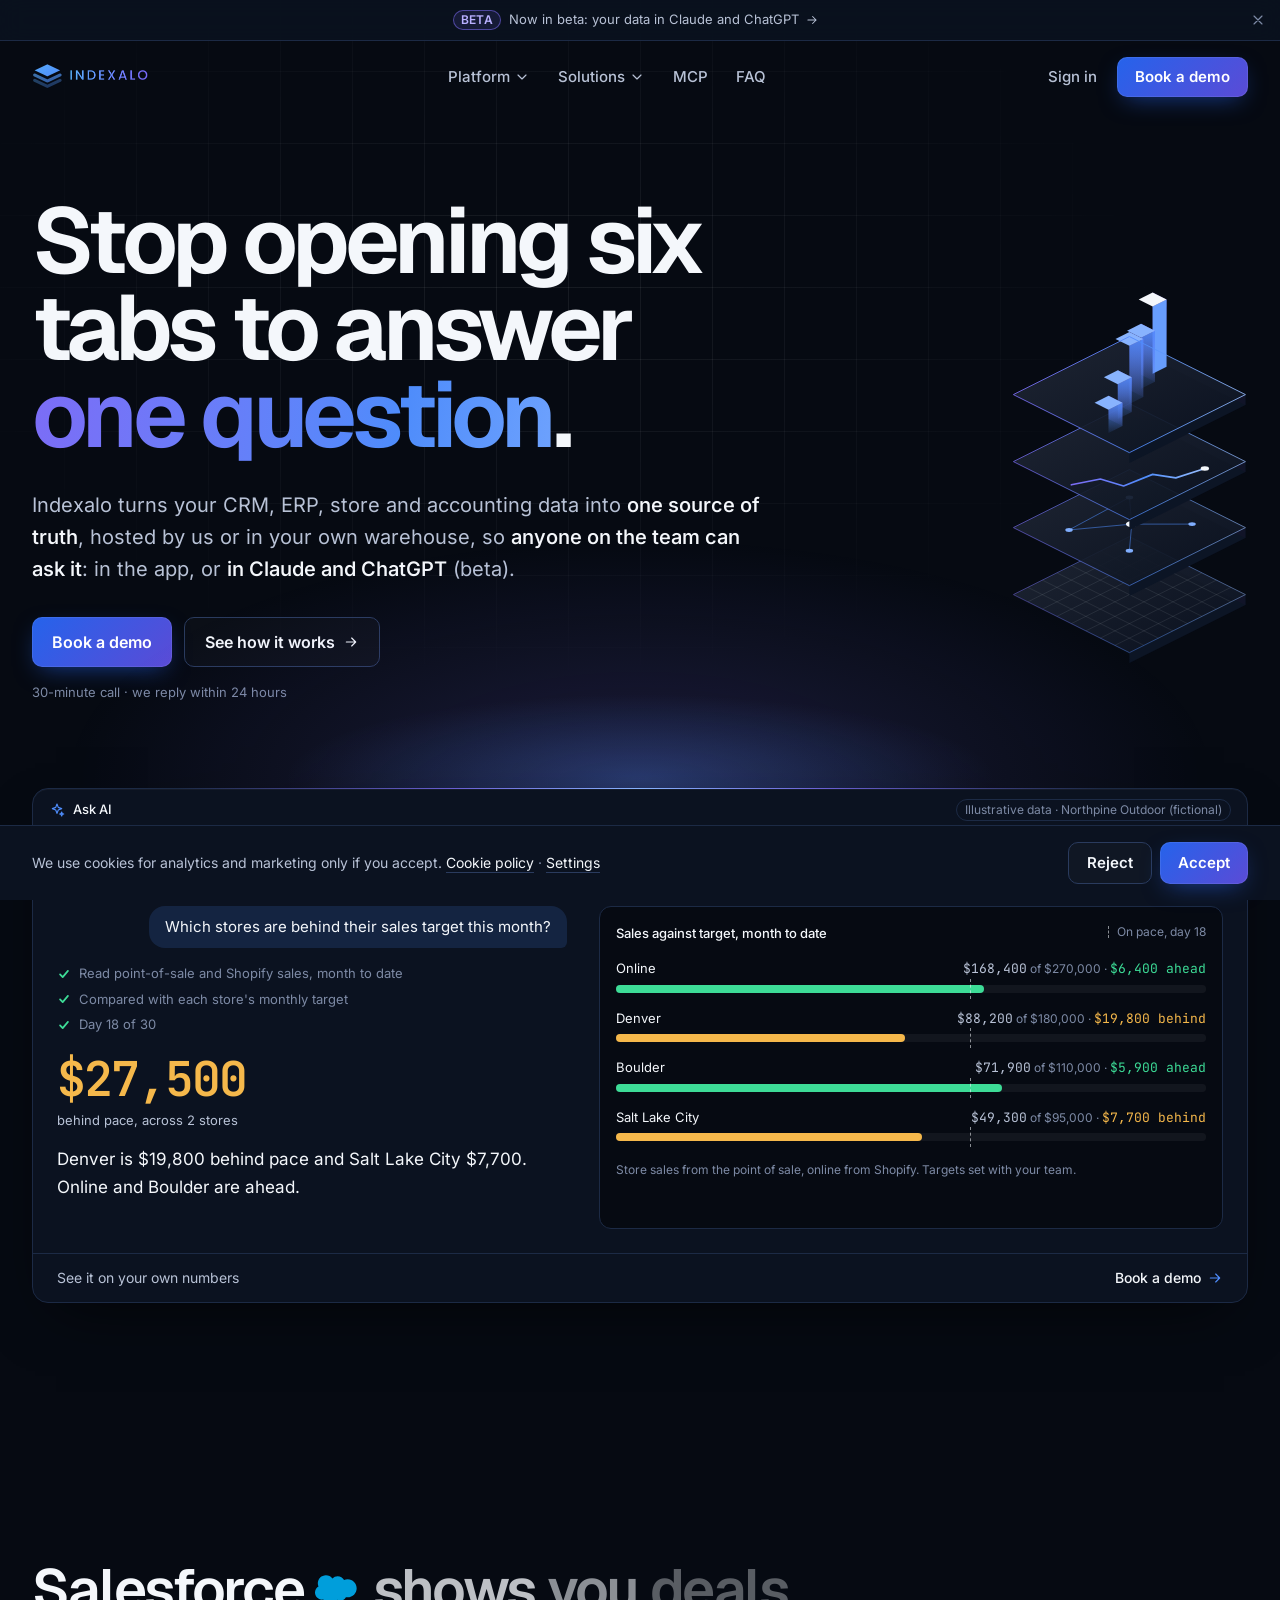
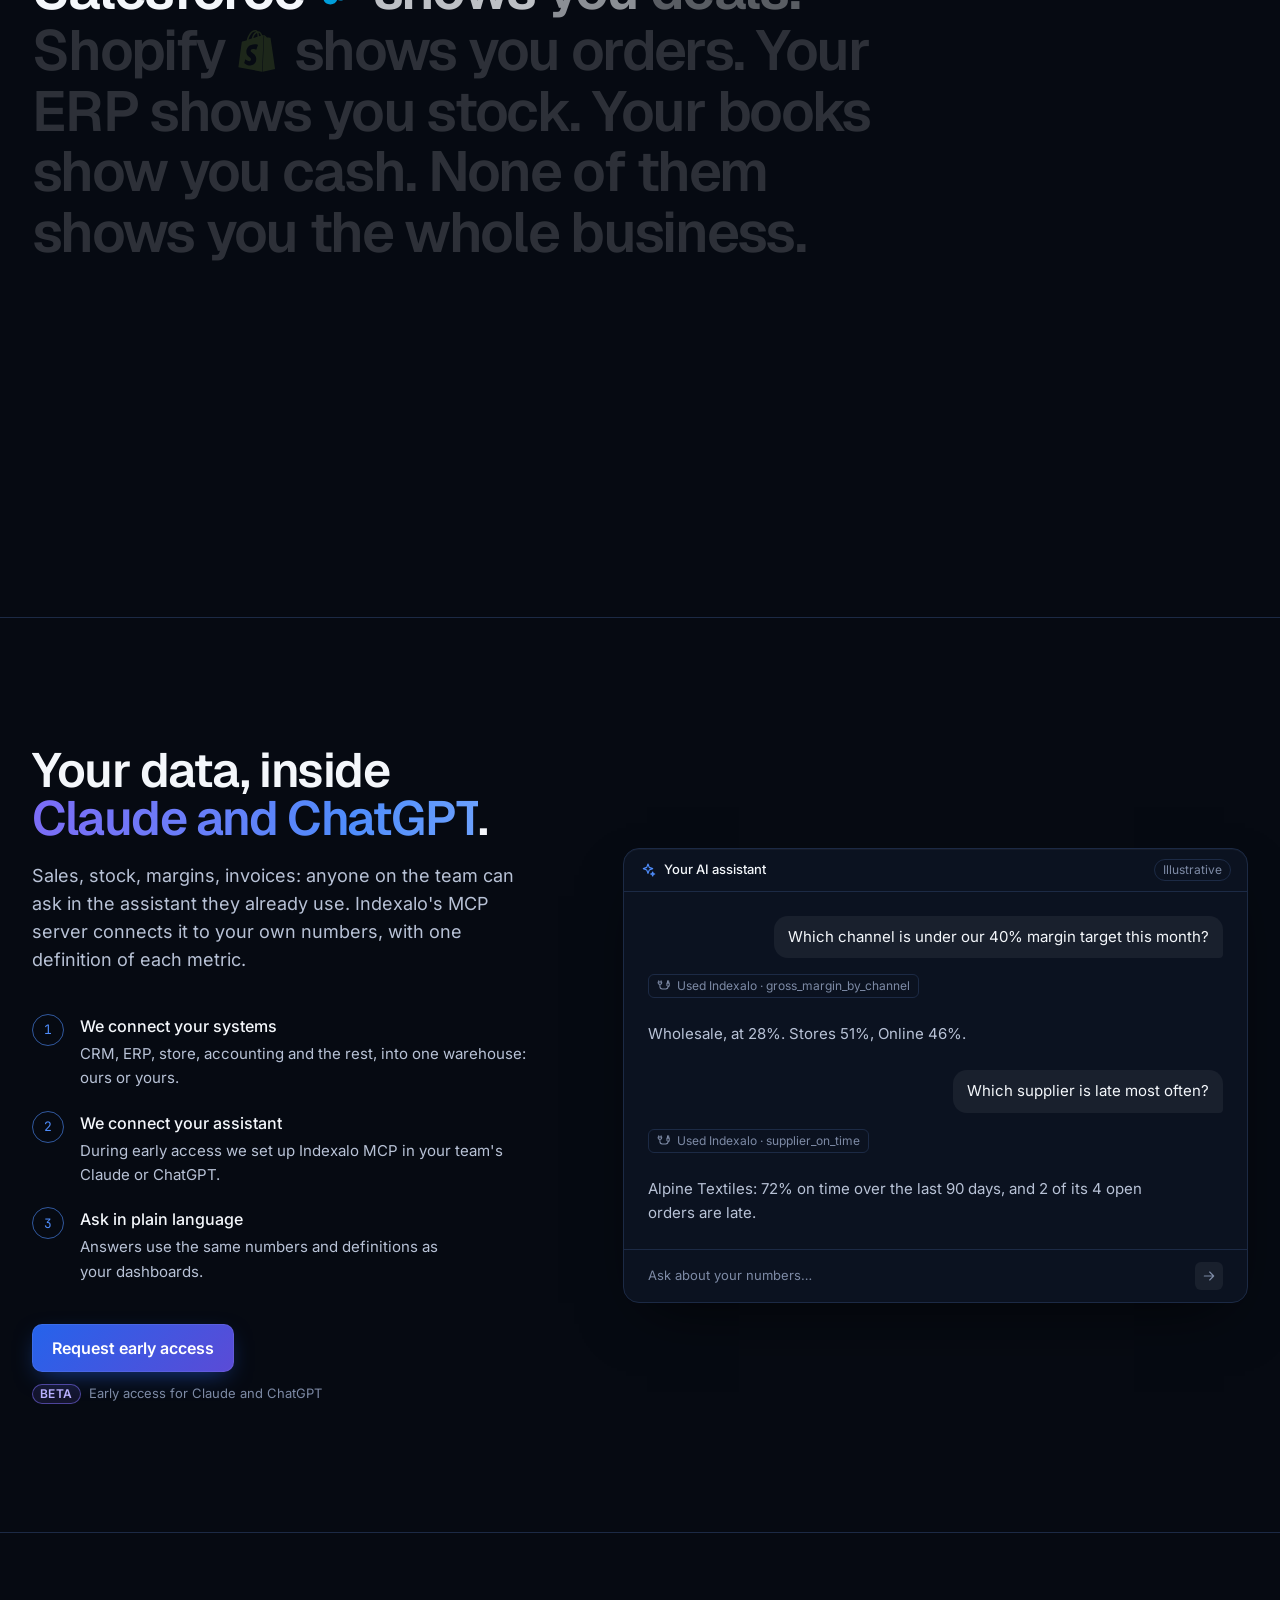
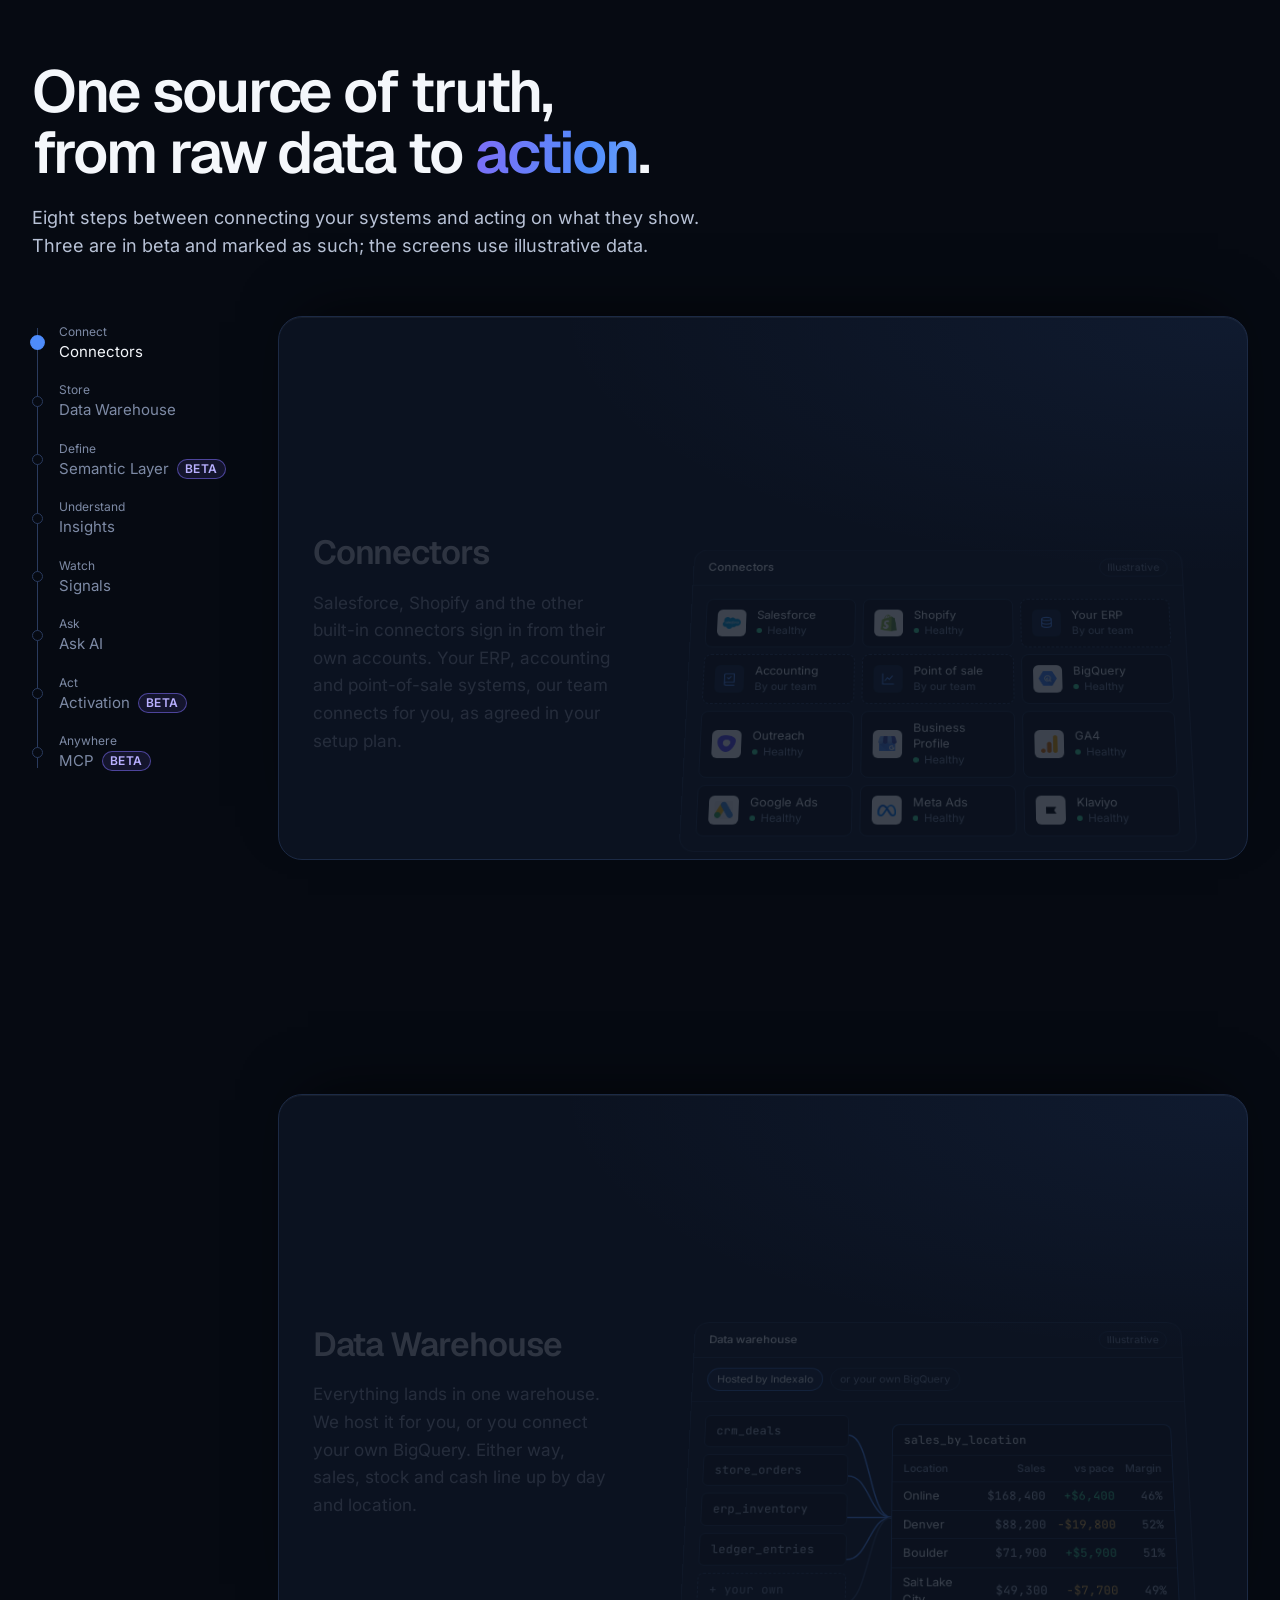
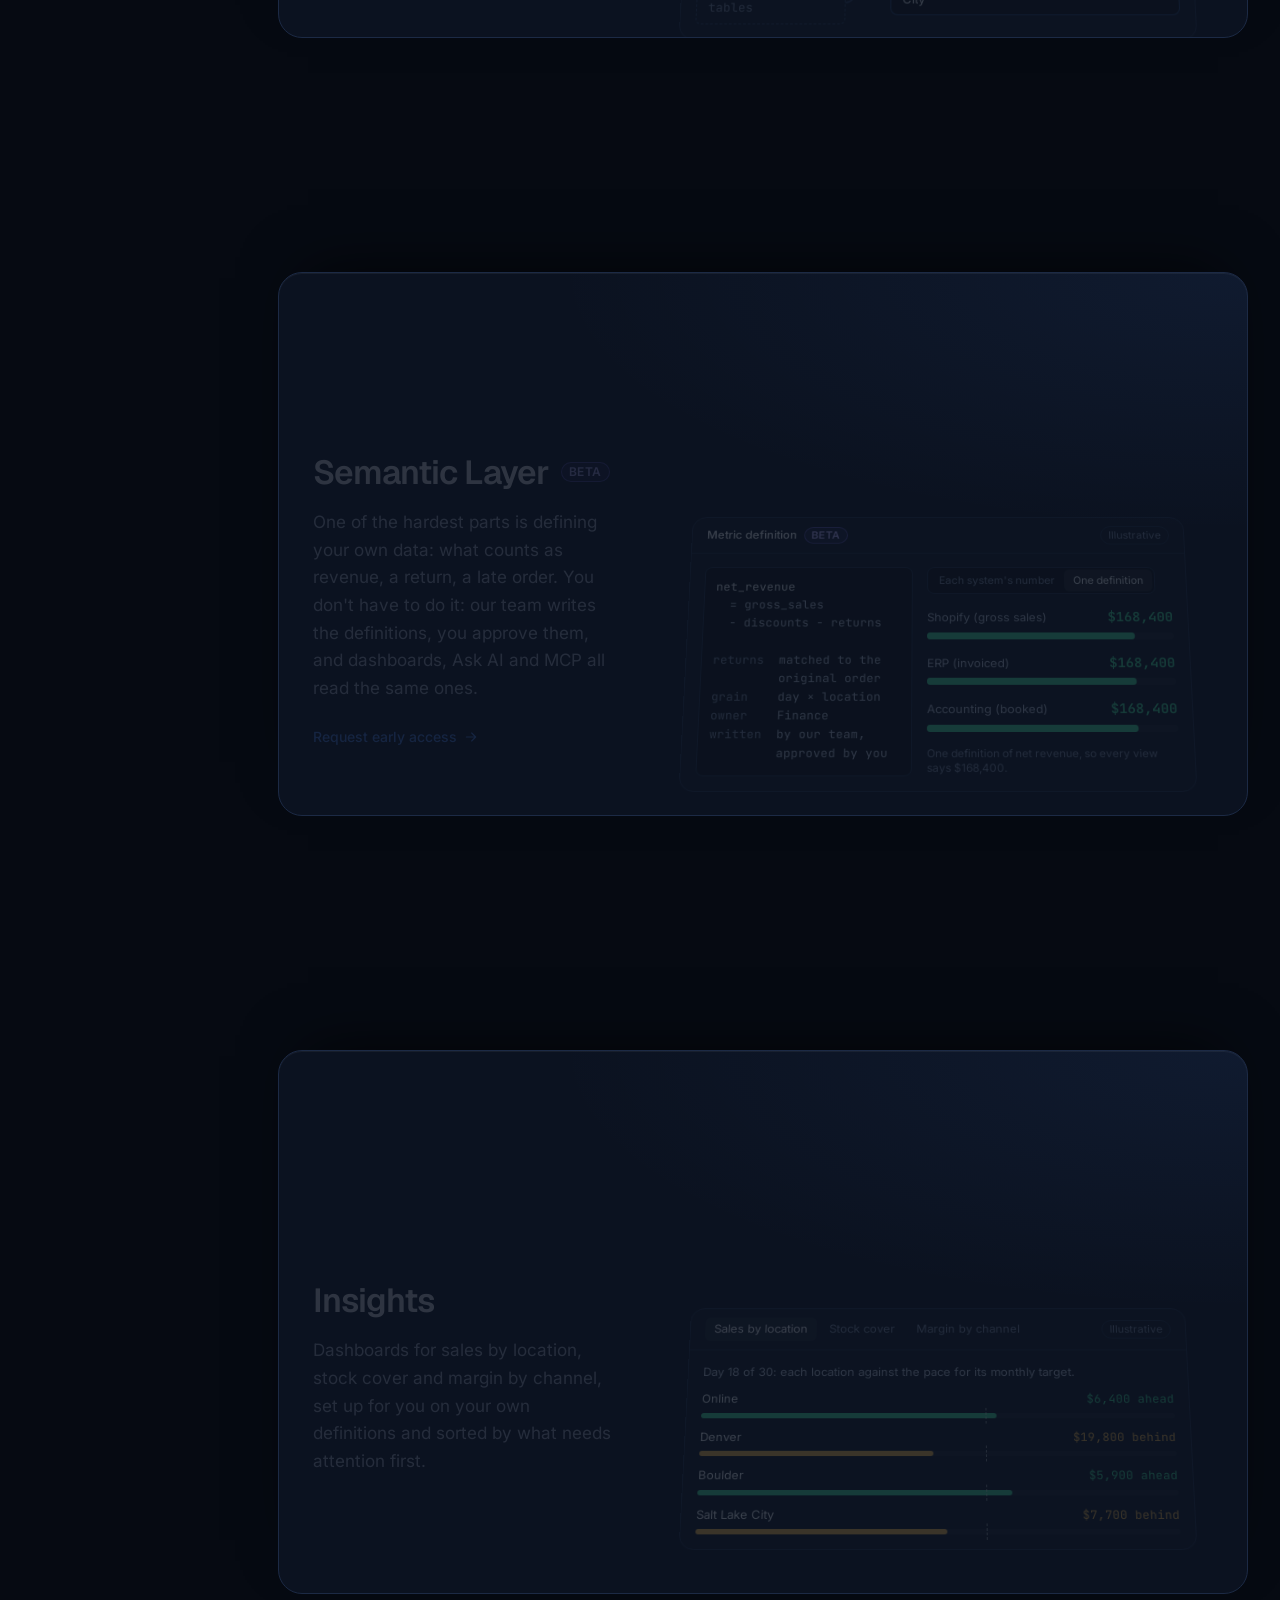
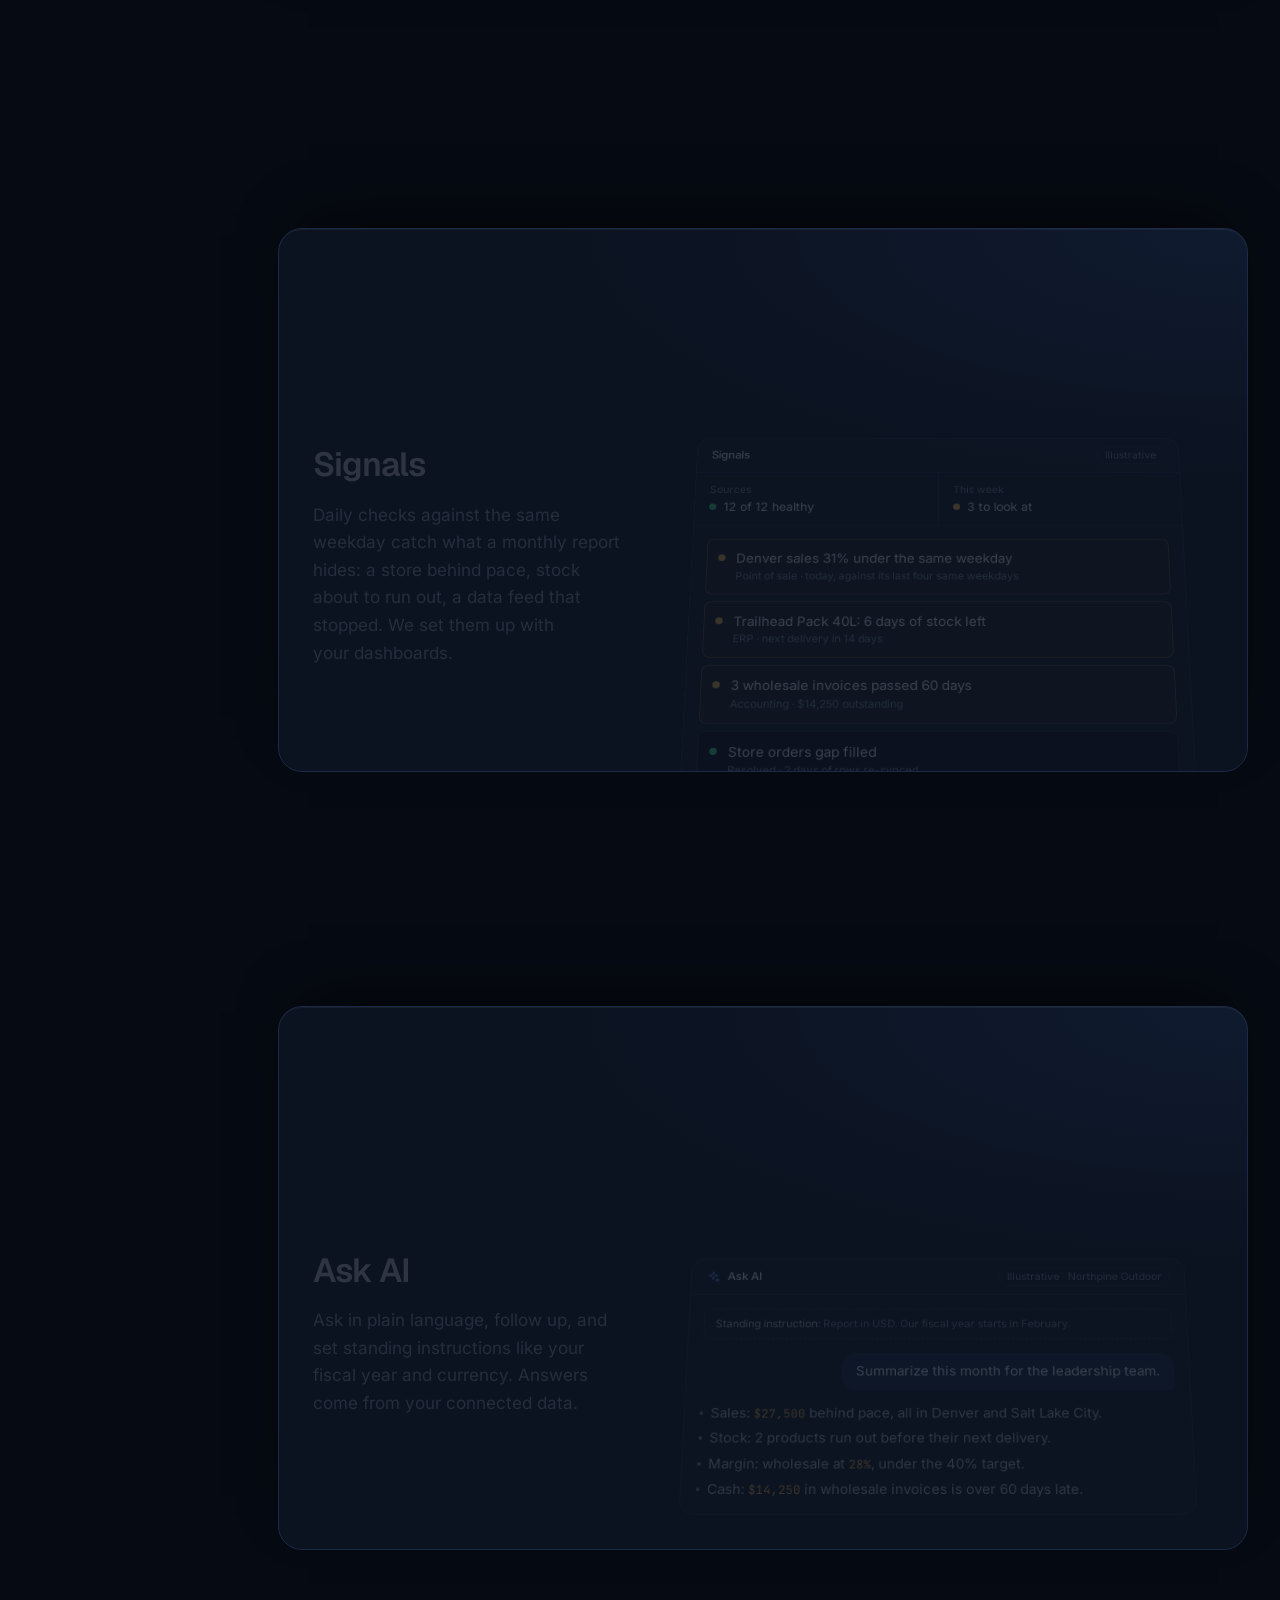
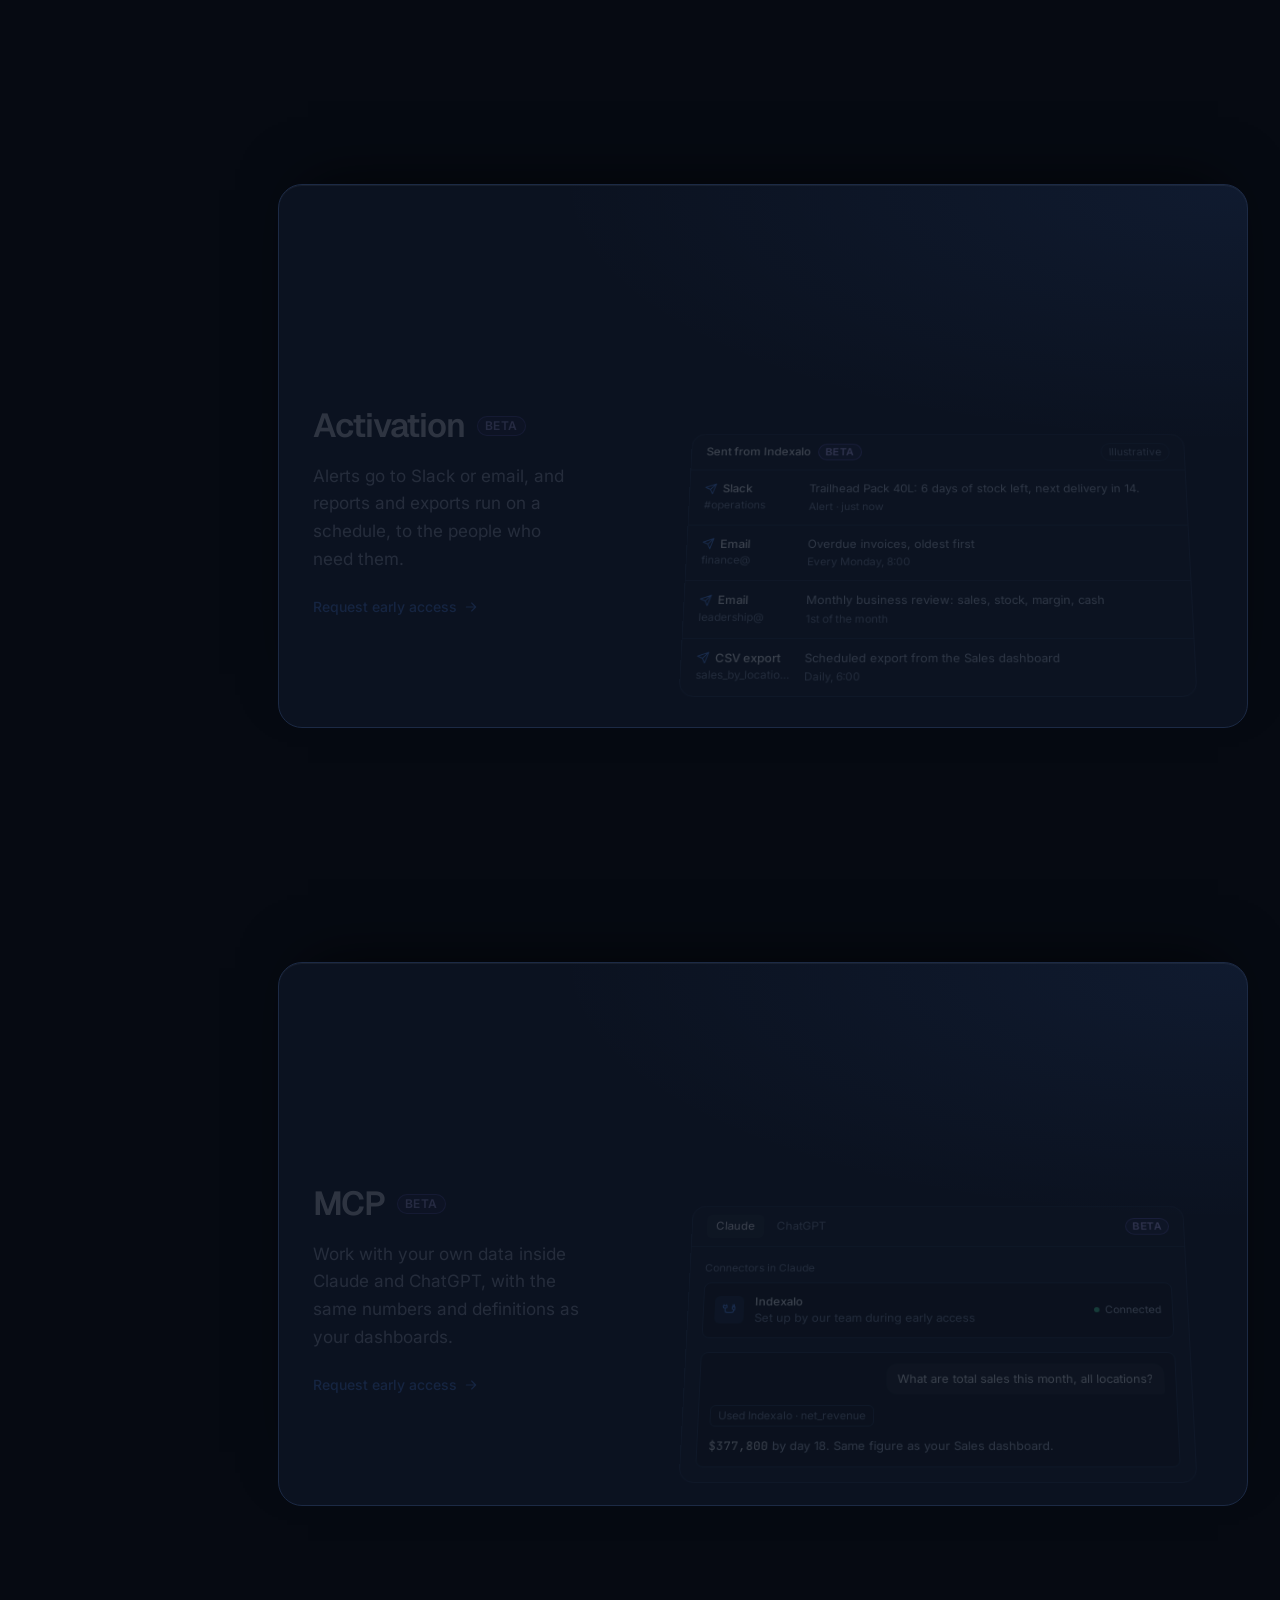
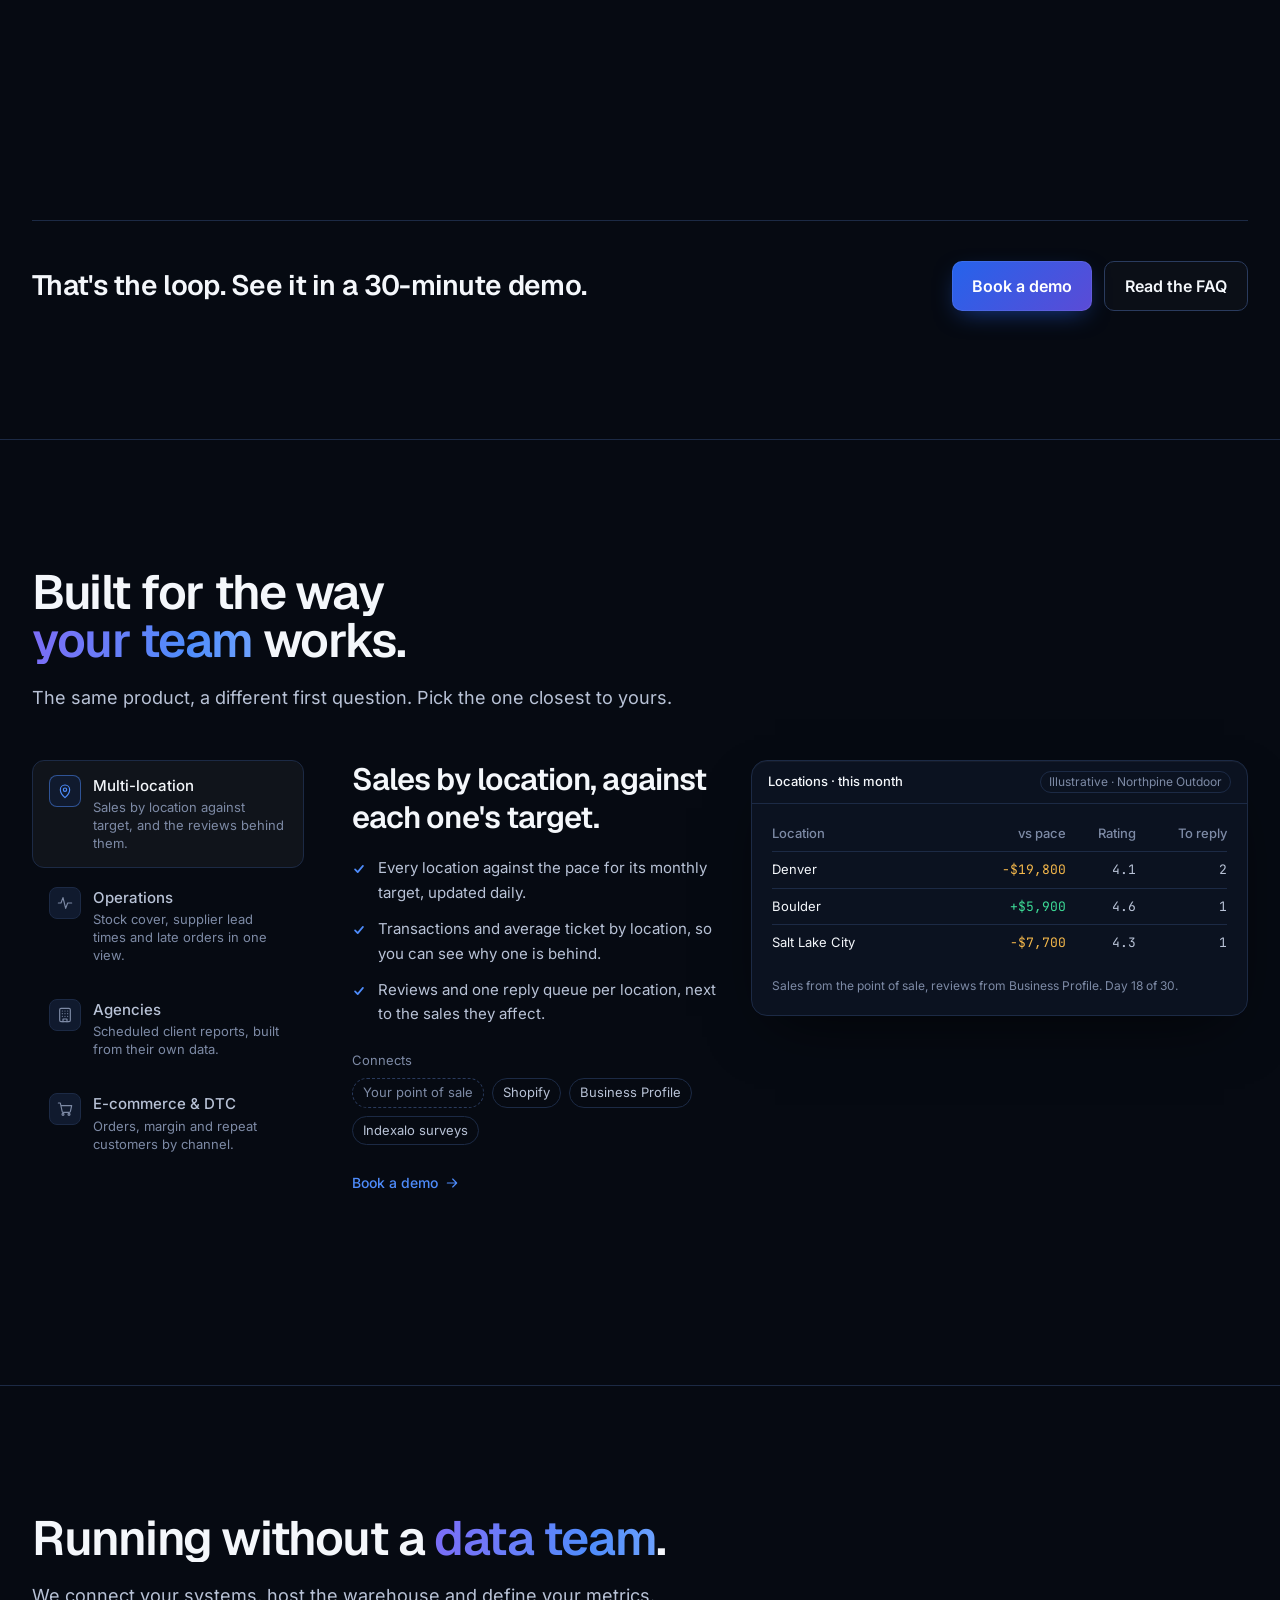
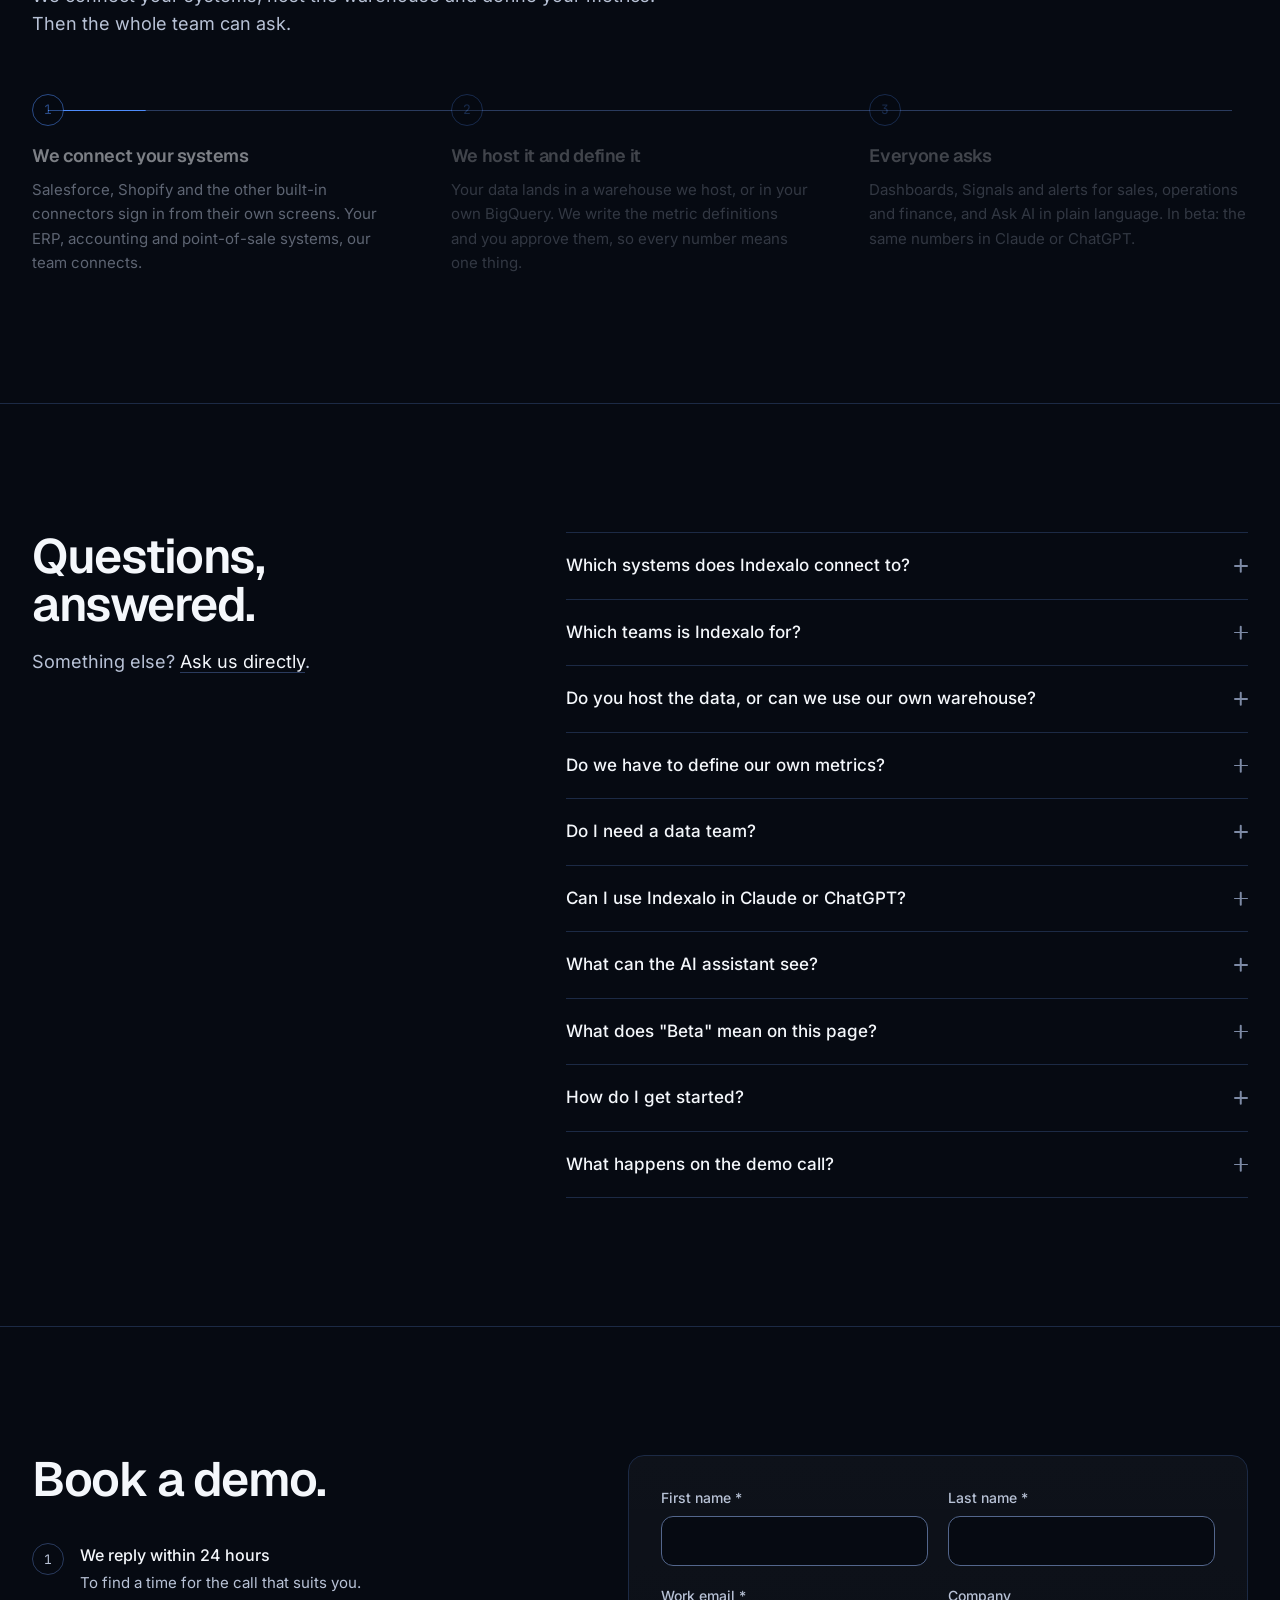
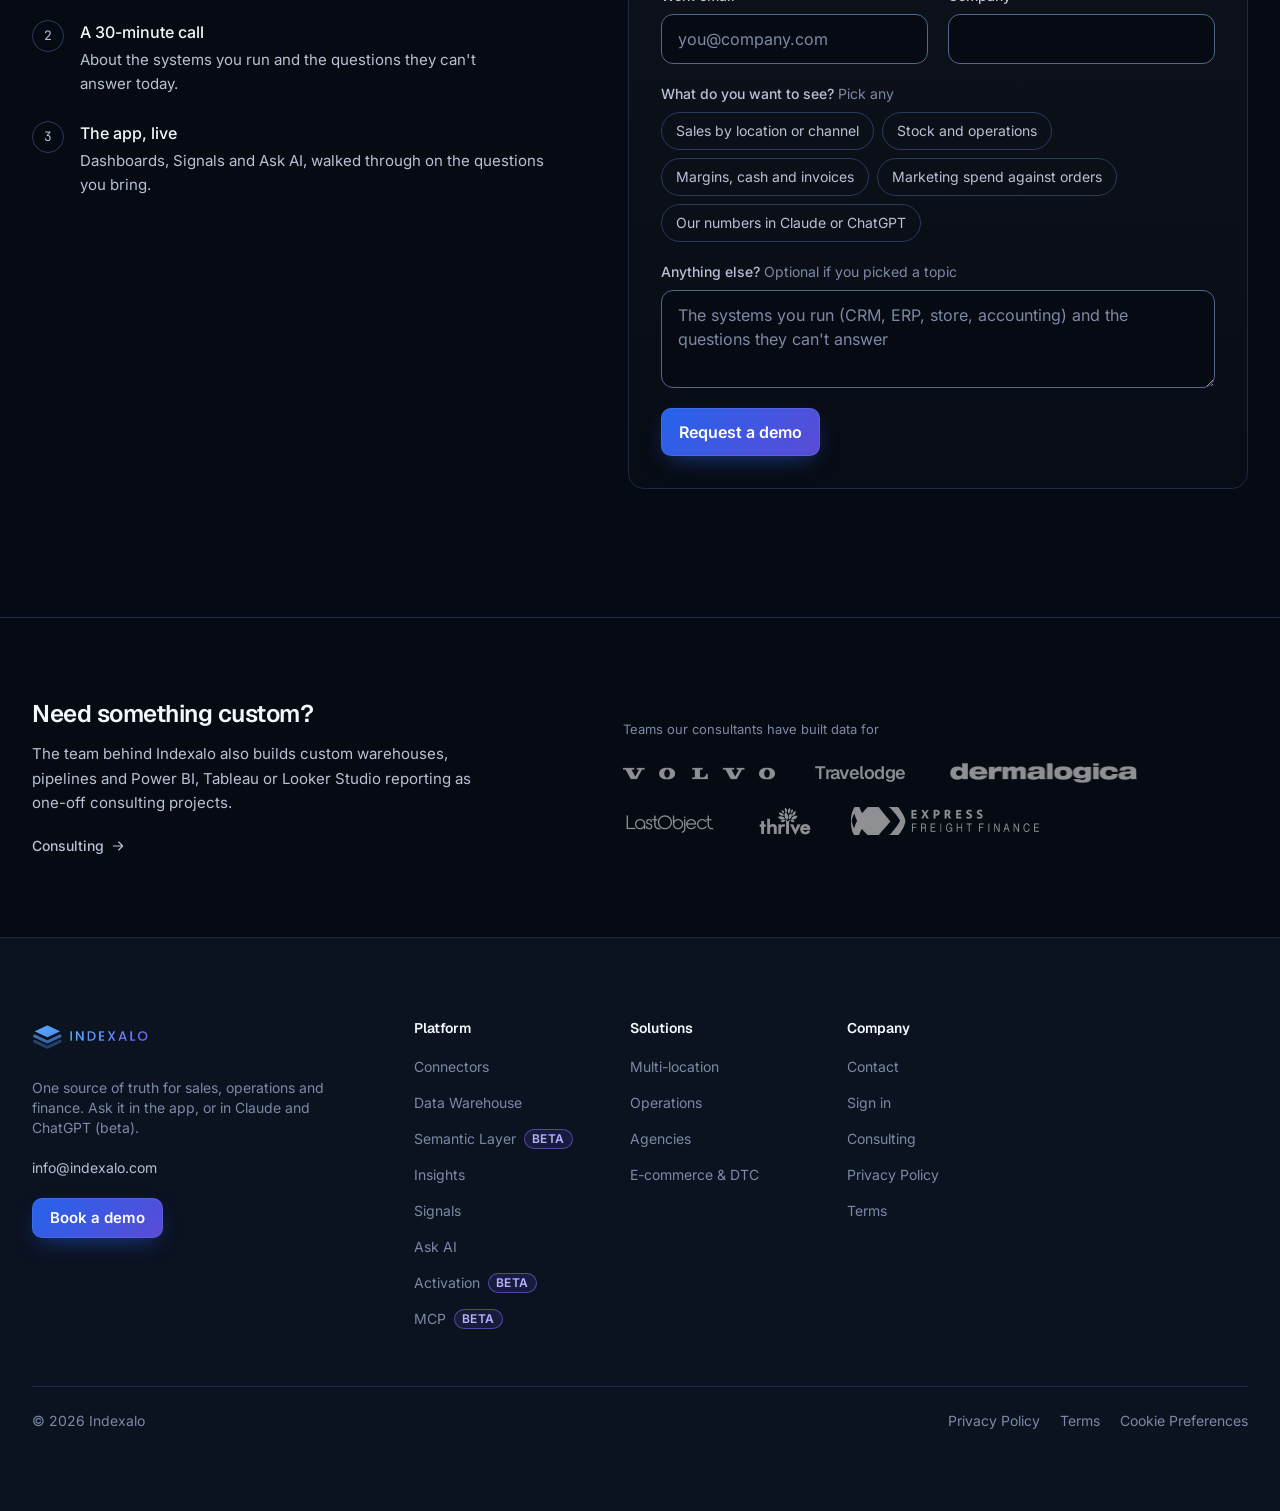
<file: new.html>
<!DOCTYPE html><html lang="en"><head><meta charset="UTF-8"><meta name="viewport" content="width=device-width, initial-scale=1"><title>Indexalo: stop opening six tabs to answer one question</title><meta name="description" content="One source of truth for your sales, operations and finance, hosted by us or in your warehouse. Anyone can ask it, in the app or in Claude and ChatGPT (beta)."><meta name="robots" content="noindex, nofollow"><link rel="canonical" href="https://indexalo.com/new"><link rel="preload" as="font" type="font/woff2" href="/_astro/geist-latin-wght-normal.BgDaEnEv.woff2" crossorigin><link rel="preload" as="font" type="font/woff2" href="/_astro/inter-latin-wght-normal.Dx4kXJAl.woff2" crossorigin><link rel="icon" type="image/png" href="/images/favicon.png"><meta name="theme-color" content="#060a12"><meta property="og:type" content="website"><meta property="og:site_name" content="Indexalo"><meta property="og:title" content="Indexalo: stop opening six tabs to answer one question"><meta property="og:description" content="One source of truth for your sales, operations and finance, hosted by us or in your warehouse. Anyone can ask it, in the app or in Claude and ChatGPT (beta)."><meta property="og:url" content="https://indexalo.com/new"><meta property="og:image" content="https://indexalo.com/images/og.png"><meta property="og:image:width" content="1200"><meta property="og:image:height" content="630"><meta property="og:image:alt" content="Indexalo: Stop opening six tabs to answer one question."><meta property="og:locale" content="en_US"><meta name="twitter:card" content="summary_large_image"><!-- Before first paint: enable JS-only styles (scroll reveals) and hide an
         announcement the visitor already dismissed. --><script>(function(){const announceId = "mcp-beta-2026-11";

      document.documentElement.classList.add('js');
      try {
        if (announceId && localStorage.getItem('announce:' + announceId)) {
          document.documentElement.dataset.announceHidden = announceId;
        }
      } catch (e) {}
    })();</script><!-- Consent defaults: nothing is tracked until the visitor opts in
         (see Consent.astro, which injects gtag.js / GTM on consent). --><script>
      window.dataLayer = window.dataLayer || [];
      function gtag() { dataLayer.push(arguments); }
      gtag('js', new Date());
      gtag('consent', 'default', { analytics_storage: 'denied', ad_storage: 'denied' });
    </script><link rel="stylesheet" href="/_astro/Base.CsW_WjfZ.css"><style>.hero-stage[data-astro-cid-if5zrvj2]{pointer-events:none;height:52rem;position:absolute;inset:0 0 auto;overflow:hidden}.hero-grid[data-astro-cid-if5zrvj2]{--cell:4.5rem;--rule:color-mix(in oklab, var(--color-fg) 7%, transparent);background-image:linear-gradient(to right, var(--rule) 1px, transparent 1px), linear-gradient(to bottom, var(--rule) 1px, transparent 1px);background-size:var(--cell) var(--cell);background-position:calc(50% + var(--cell) / 2) -1px;position:absolute;inset:0;-webkit-mask-image:radial-gradient(62% 60% at 42% 36%,#000 10%,#0000008c 45%,#0000 80%);mask-image:radial-gradient(62% 60% at 42% 36%,#000 10%,#0000008c 45%,#0000 80%)}@media (width<=1023.98px){.hero-stage[data-astro-cid-if5zrvj2]{height:34rem}.hero-grid[data-astro-cid-if5zrvj2]{--cell:3rem;--rule:color-mix(in oklab, var(--color-fg) 4%, transparent);-webkit-mask-image:radial-gradient(90% 60% at 30% 25%,#000 5%,#0000 75%);mask-image:radial-gradient(90% 60% at 30% 25%,#000 5%,#0000 75%)}}@media (prefers-reduced-motion:no-preference){.hero-grid[data-astro-cid-if5zrvj2]{animation:1.6s cubic-bezier(.16,1,.3,1) .15s backwards hero-grid-in}}@keyframes hero-grid-in{0%{opacity:0}}@layer properties{@supports (((-webkit-hyphens:none)) and (not (margin-trim:block))) or ((-moz-orient:inline) and (not (color:rgb(from red r g b)))){*,:before,:after,::backdrop{--tw-border-style:solid}}}.topic[data-astro-cid-vekgkm42]{cursor:pointer;border-style:var(--tw-border-style);border-width:1px;border-color:var(--color-line-strong,#2a3b5e);padding-inline:calc(var(--spacing,.25rem) * 3.5);padding-block:calc(var(--spacing,.25rem) * 2);font-size:var(--text-sm,.875rem);line-height:var(--tw-leading,var(--text-sm--line-height,calc(1.25 / .875)));color:var(--color-fg-2,#b8c2d6);transition-property:color,background-color,border-color,outline-color,text-decoration-color,fill,stroke,--tw-gradient-from,--tw-gradient-via,--tw-gradient-to;transition-timing-function:var(--tw-ease,var(--default-transition-timing-function,cubic-bezier(.4, 0, .2, 1)));transition-duration:var(--tw-duration,var(--default-transition-duration,.15s));-webkit-user-select:none;user-select:none;border-radius:2147483647px;align-items:center;display:inline-flex}@media (hover:hover){.topic[data-astro-cid-vekgkm42]:hover{border-color:var(--color-fg-3,#7d8aa5);color:var(--color-fg,#f4f7fb)}}.topic[data-astro-cid-vekgkm42]:has(:checked){border-color:var(--color-primary);background:#4e8cfb24}@supports (color:color-mix(in lab, red, red)){.topic[data-astro-cid-vekgkm42]:has(:checked){background:color-mix(in oklab, var(--color-primary) 14%, transparent)}}.topic[data-astro-cid-vekgkm42]:has(:checked){color:var(--color-fg)}.topic[data-astro-cid-vekgkm42]:has(:focus-visible){outline:2px solid var(--color-primary);outline-offset:2px}@media (pointer:coarse){.topic[data-astro-cid-vekgkm42]{min-height:2.75rem}}@property --tw-border-style{syntax:"*";inherits:false;initial-value:solid}
</style><link rel="stylesheet" href="/_astro/PlatformLoop.DzGbasqD.css"><style>.faq-icon[data-astro-cid-hemr5th4]{flex-shrink:0;width:.875rem;height:.875rem;position:relative}.faq-icon[data-astro-cid-hemr5th4]:before,.faq-icon[data-astro-cid-hemr5th4]:after{content:"";background:var(--color-fg-3);height:1.5px;transition:transform .3s var(--ease-out-expo);border-radius:999px;margin-top:-.75px;position:absolute;inset:50% 0 auto}.faq-icon[data-astro-cid-hemr5th4]:after{transform:rotate(90deg)}.faq[data-astro-cid-hemr5th4][open] .faq-icon[data-astro-cid-hemr5th4]:after{transform:rotate(0)}summary[data-astro-cid-hemr5th4]:hover .faq-icon[data-astro-cid-hemr5th4]:before,summary[data-astro-cid-hemr5th4]:hover .faq-icon[data-astro-cid-hemr5th4]:after{background:var(--color-fg)}@supports (interpolate-size:allow-keywords){.faq[data-astro-cid-hemr5th4]{interpolate-size:allow-keywords}.faq[data-astro-cid-hemr5th4]::details-content{height:0;transition:height .35s var(--ease-out-expo), content-visibility .35s allow-discrete;overflow:clip}.faq[data-astro-cid-hemr5th4][open]::details-content{height:auto}}
</style></head><body class="min-h-dvh"><a href="#main" class="sr-only z-[70] rounded-lg bg-primary px-4 py-2 text-white focus:not-sr-only focus:fixed focus:top-3 focus:left-3">Skip to content</a><div class="fixed inset-x-0 top-0 z-50"><div data-announce="mcp-beta-2026-11" class="announce border-b border-line bg-ink-2/90 text-[0.8125rem] text-fg-2 backdrop-blur-md" data-astro-cid-2vfgeueo><div class="announce-inner" data-astro-cid-2vfgeueo><div class="container-x flex min-h-10 items-center justify-center gap-2 py-2 pr-10 text-center" data-astro-cid-2vfgeueo><span class="beta-pill" title="In beta: available to early-access customers">Beta</span><a href="#assistants" class="group inline-flex items-center gap-1.5 hover:text-fg" data-astro-cid-2vfgeueo><span class="sm:hidden" data-astro-cid-2vfgeueo>Your data in Claude and ChatGPT</span><span class="hidden sm:inline" data-astro-cid-2vfgeueo>Now in beta: your data in Claude and ChatGPT</span><svg class="size-3.5 transition-transform group-hover:translate-x-0.5" viewBox="0 0 24 24" fill="none" stroke="currentColor" stroke-width="1.75" stroke-linecap="round" stroke-linejoin="round" aria-hidden="true"><path d="M5 12h14M13 6l6 6-6 6"/></svg></a></div><button type="button" data-announce-close class="absolute top-1/2 right-2 -translate-y-1/2 rounded-md p-1.5 text-fg-3 hover:text-fg" aria-label="Dismiss announcement" data-astro-cid-2vfgeueo><svg class="size-4" viewBox="0 0 24 24" fill="none" stroke="currentColor" stroke-width="1.75" stroke-linecap="round" stroke-linejoin="round" aria-hidden="true"><path d="M18 6 6 18M6 6l12 12"/></svg></button></div></div><script type="module">var e=()=>document.documentElement.toggleAttribute(`data-announce-tucked`,window.scrollY>window.innerHeight*.75);window.addEventListener(`scroll`,e,{passive:!0}),e(),document.querySelectorAll(`[data-announce]`).forEach(e=>{e.querySelector(`[data-announce-close]`)?.addEventListener(`click`,()=>{try{localStorage.setItem(`announce:${e.dataset.announce}`,`1`)}catch{}document.documentElement.dataset.announceHidden=e.dataset.announce})});</script><header id="site-header" class="group/header border-b border-transparent transition-colors duration-300 data-[scrolled]:border-line data-[scrolled]:bg-ink/80 data-[scrolled]:backdrop-blur-xl" data-astro-cid-wpvy4v7s><div class="container-x flex h-16 items-center justify-between gap-3 sm:gap-6 lg:h-[4.5rem]" data-astro-cid-wpvy4v7s><!-- HOME: /new while the redesign is in preview, / at go-live (src/data/site.ts). --><a href="/new" class="shrink-0" aria-label="Indexalo home" data-astro-cid-wpvy4v7s><img src="/images/indexalo_logo.webp" alt="Indexalo" width="293" height="80" class="h-8 w-auto min-[360px]:h-9 lg:h-10" data-astro-cid-wpvy4v7s></a><!-- Desktop --><nav class="hidden items-center gap-1 lg:flex" aria-label="Main" data-astro-cid-wpvy4v7s><div class="relative" data-menu data-astro-cid-wpvy4v7s><button type="button" class="nav-trigger" aria-expanded="false" aria-controls="menu-platform" data-astro-cid-wpvy4v7s>Platform <svg class="size-4 transition-transform" viewBox="0 0 24 24" fill="none" stroke="currentColor" stroke-width="1.75" stroke-linecap="round" stroke-linejoin="round" aria-hidden="true"><path d="m6 9 6 6 6-6"/></svg></button><div id="menu-platform" class="menu-panel w-[min(50rem,calc(100vw-4rem))]" hidden data-astro-cid-wpvy4v7s><div class="grid grid-cols-[1fr_14rem] gap-2" data-astro-cid-wpvy4v7s><ul class="grid grid-cols-2 gap-1" data-astro-cid-wpvy4v7s><li data-astro-cid-wpvy4v7s><a href="/new#connectors" class="menu-item" data-astro-cid-wpvy4v7s><span class="menu-icon" data-astro-cid-wpvy4v7s><svg class="size-5" viewBox="0 0 24 24" fill="none" stroke="currentColor" stroke-width="1.75" stroke-linecap="round" stroke-linejoin="round" aria-hidden="true"><path d="M9 2v5M15 2v5"/><path d="M6 7h12v4a6 6 0 0 1-12 0z"/><path d="M12 17v5"/></svg></span><span class="min-w-0" data-astro-cid-wpvy4v7s><span class="flex items-center gap-2 font-medium text-fg" data-astro-cid-wpvy4v7s>Connectors</span><span class="mt-0.5 block text-[0.8125rem] leading-snug text-fg-3" data-astro-cid-wpvy4v7s>CRM, ERP, store and accounting systems. What isn&#39;t built in, our team connects.</span></span></a></li><li data-astro-cid-wpvy4v7s><a href="/new#warehouse" class="menu-item" data-astro-cid-wpvy4v7s><span class="menu-icon" data-astro-cid-wpvy4v7s><svg class="size-5" viewBox="0 0 24 24" fill="none" stroke="currentColor" stroke-width="1.75" stroke-linecap="round" stroke-linejoin="round" aria-hidden="true"><ellipse cx="12" cy="5" rx="8" ry="3"/><path d="M4 5v6c0 1.66 3.58 3 8 3s8-1.34 8-3V5"/><path d="M4 11v6c0 1.66 3.58 3 8 3s8-1.34 8-3v-6"/></svg></span><span class="min-w-0" data-astro-cid-wpvy4v7s><span class="flex items-center gap-2 font-medium text-fg" data-astro-cid-wpvy4v7s>Data Warehouse</span><span class="mt-0.5 block text-[0.8125rem] leading-snug text-fg-3" data-astro-cid-wpvy4v7s>We host it for you, or you connect your own BigQuery.</span></span></a></li><li data-astro-cid-wpvy4v7s><a href="/new#semantic-layer" class="menu-item" data-astro-cid-wpvy4v7s><span class="menu-icon" data-astro-cid-wpvy4v7s><svg class="size-5" viewBox="0 0 24 24" fill="none" stroke="currentColor" stroke-width="1.75" stroke-linecap="round" stroke-linejoin="round" aria-hidden="true"><path d="M4 19.5V5a2 2 0 0 1 2-2h14v15H6.5A2.5 2.5 0 0 0 4 20.5 2.5 2.5 0 0 0 6.5 23H20"/><path d="m9 10 2 2 4-4"/></svg></span><span class="min-w-0" data-astro-cid-wpvy4v7s><span class="flex items-center gap-2 font-medium text-fg" data-astro-cid-wpvy4v7s>Semantic Layer<span class="beta-pill" title="In beta: available to early-access customers">Beta</span></span><span class="mt-0.5 block text-[0.8125rem] leading-snug text-fg-3" data-astro-cid-wpvy4v7s>Defining your own data is the hard part. We do it for you.</span></span></a></li><li data-astro-cid-wpvy4v7s><a href="/new#insights" class="menu-item" data-astro-cid-wpvy4v7s><span class="menu-icon" data-astro-cid-wpvy4v7s><svg class="size-5" viewBox="0 0 24 24" fill="none" stroke="currentColor" stroke-width="1.75" stroke-linecap="round" stroke-linejoin="round" aria-hidden="true"><path d="M3 3v18h18"/><path d="m7 15 4-5 3 3 5-6"/></svg></span><span class="min-w-0" data-astro-cid-wpvy4v7s><span class="flex items-center gap-2 font-medium text-fg" data-astro-cid-wpvy4v7s>Insights</span><span class="mt-0.5 block text-[0.8125rem] leading-snug text-fg-3" data-astro-cid-wpvy4v7s>Dashboards for sales, operations and finance, set up for you.</span></span></a></li><li data-astro-cid-wpvy4v7s><a href="/new#signals" class="menu-item" data-astro-cid-wpvy4v7s><span class="menu-icon" data-astro-cid-wpvy4v7s><svg class="size-5" viewBox="0 0 24 24" fill="none" stroke="currentColor" stroke-width="1.75" stroke-linecap="round" stroke-linejoin="round" aria-hidden="true"><path d="M2 12h4l3-8 4 16 3-8h6"/></svg></span><span class="min-w-0" data-astro-cid-wpvy4v7s><span class="flex items-center gap-2 font-medium text-fg" data-astro-cid-wpvy4v7s>Signals</span><span class="mt-0.5 block text-[0.8125rem] leading-snug text-fg-3" data-astro-cid-wpvy4v7s>Catches what changed: a store behind pace, stock running low, data that stopped.</span></span></a></li><li data-astro-cid-wpvy4v7s><a href="/new#ask-ai" class="menu-item" data-astro-cid-wpvy4v7s><span class="menu-icon" data-astro-cid-wpvy4v7s><svg class="size-5" viewBox="0 0 24 24" fill="none" stroke="currentColor" stroke-width="1.75" stroke-linecap="round" stroke-linejoin="round" aria-hidden="true"><path d="M12 3l1.9 5.1L19 10l-5.1 1.9L12 17l-1.9-5.1L5 10l5.1-1.9z"/><path d="M19 15l.8 2.2L22 18l-2.2.8L19 21l-.8-2.2L16 18l2.2-.8z"/></svg></span><span class="min-w-0" data-astro-cid-wpvy4v7s><span class="flex items-center gap-2 font-medium text-fg" data-astro-cid-wpvy4v7s>Ask AI</span><span class="mt-0.5 block text-[0.8125rem] leading-snug text-fg-3" data-astro-cid-wpvy4v7s>Ask in plain language. Answers come from your own numbers.</span></span></a></li><li data-astro-cid-wpvy4v7s><a href="/new#activation" class="menu-item" data-astro-cid-wpvy4v7s><span class="menu-icon" data-astro-cid-wpvy4v7s><svg class="size-5" viewBox="0 0 24 24" fill="none" stroke="currentColor" stroke-width="1.75" stroke-linecap="round" stroke-linejoin="round" aria-hidden="true"><path d="M22 2 11 13"/><path d="M22 2 15 22l-4-9-9-4z"/></svg></span><span class="min-w-0" data-astro-cid-wpvy4v7s><span class="flex items-center gap-2 font-medium text-fg" data-astro-cid-wpvy4v7s>Activation<span class="beta-pill" title="In beta: available to early-access customers">Beta</span></span><span class="mt-0.5 block text-[0.8125rem] leading-snug text-fg-3" data-astro-cid-wpvy4v7s>Alerts, reports and exports sent to the tools you work in.</span></span></a></li><li data-astro-cid-wpvy4v7s><a href="/new#mcp" class="menu-item" data-astro-cid-wpvy4v7s><span class="menu-icon" data-astro-cid-wpvy4v7s><svg class="size-5" viewBox="0 0 24 24" fill="none" stroke="currentColor" stroke-width="1.75" stroke-linecap="round" stroke-linejoin="round" aria-hidden="true"><path d="M4 9a2 2 0 0 1-2-2V5h6v2a2 2 0 0 1-2 2z"/><path d="M3 5V3M7 5V3"/><path d="M5 9v4a4 4 0 0 0 4 4h6a4 4 0 0 0 4-4v-2"/><path d="M17 11V7h4v4a2 2 0 0 1-2 2"/><path d="M18 7V3M20 7V3"/></svg></span><span class="min-w-0" data-astro-cid-wpvy4v7s><span class="flex items-center gap-2 font-medium text-fg" data-astro-cid-wpvy4v7s>MCP<span class="beta-pill" title="In beta: available to early-access customers">Beta</span></span><span class="mt-0.5 block text-[0.8125rem] leading-snug text-fg-3" data-astro-cid-wpvy4v7s>Your own data inside Claude and ChatGPT.</span></span></a></li></ul><a href="/new#platform" class="group relative flex flex-col justify-end overflow-hidden rounded-xl border border-line bg-ink-3 p-4" data-astro-cid-wpvy4v7s><div class="glow-accent pointer-events-none absolute -top-16 -right-16 size-48" data-astro-cid-wpvy4v7s></div><div class="bg-dots pointer-events-none absolute inset-0" data-astro-cid-wpvy4v7s></div><p class="relative font-display text-lg leading-tight font-semibold text-fg" data-astro-cid-wpvy4v7s>One loop, from raw data to action.</p><span class="relative mt-3 inline-flex items-center gap-1 text-sm text-primary" data-astro-cid-wpvy4v7s>See the platform <svg class="size-4 transition-transform group-hover:translate-x-0.5" viewBox="0 0 24 24" fill="none" stroke="currentColor" stroke-width="1.75" stroke-linecap="round" stroke-linejoin="round" aria-hidden="true"><path d="M5 12h14M13 6l6 6-6 6"/></svg></span></a></div></div></div><div class="relative" data-menu data-astro-cid-wpvy4v7s><button type="button" class="nav-trigger" aria-expanded="false" aria-controls="menu-solutions" data-astro-cid-wpvy4v7s>Solutions <svg class="size-4 transition-transform" viewBox="0 0 24 24" fill="none" stroke="currentColor" stroke-width="1.75" stroke-linecap="round" stroke-linejoin="round" aria-hidden="true"><path d="m6 9 6 6 6-6"/></svg></button><div id="menu-solutions" class="menu-panel w-[24rem]" hidden data-astro-cid-wpvy4v7s><ul class="grid gap-1" data-astro-cid-wpvy4v7s><li data-astro-cid-wpvy4v7s><a href="/new#solutions" data-solution="multi-location" class="menu-item" data-astro-cid-wpvy4v7s><span class="menu-icon" data-astro-cid-wpvy4v7s><svg class="size-5" viewBox="0 0 24 24" fill="none" stroke="currentColor" stroke-width="1.75" stroke-linecap="round" stroke-linejoin="round" aria-hidden="true"><path d="M12 22s7-6.2 7-12a7 7 0 0 0-14 0c0 5.8 7 12 7 12z"/><circle cx="12" cy="10" r="2.5"/></svg></span><span data-astro-cid-wpvy4v7s><span class="block font-medium text-fg" data-astro-cid-wpvy4v7s>Multi-location</span><span class="mt-0.5 block text-[0.8125rem] leading-snug text-fg-3" data-astro-cid-wpvy4v7s>Sales by location against target, and the reviews behind them.</span></span></a></li><li data-astro-cid-wpvy4v7s><a href="/new#solutions" data-solution="operations" class="menu-item" data-astro-cid-wpvy4v7s><span class="menu-icon" data-astro-cid-wpvy4v7s><svg class="size-5" viewBox="0 0 24 24" fill="none" stroke="currentColor" stroke-width="1.75" stroke-linecap="round" stroke-linejoin="round" aria-hidden="true"><path d="M2 12h4l3-8 4 16 3-8h6"/></svg></span><span data-astro-cid-wpvy4v7s><span class="block font-medium text-fg" data-astro-cid-wpvy4v7s>Operations</span><span class="mt-0.5 block text-[0.8125rem] leading-snug text-fg-3" data-astro-cid-wpvy4v7s>Stock cover, supplier lead times and late orders in one view.</span></span></a></li><li data-astro-cid-wpvy4v7s><a href="/new#solutions" data-solution="agencies" class="menu-item" data-astro-cid-wpvy4v7s><span class="menu-icon" data-astro-cid-wpvy4v7s><svg class="size-5" viewBox="0 0 24 24" fill="none" stroke="currentColor" stroke-width="1.75" stroke-linecap="round" stroke-linejoin="round" aria-hidden="true"><rect x="4" y="2" width="16" height="20" rx="2"/><path d="M9 22v-4h6v4M8 6h.01M12 6h.01M16 6h.01M8 10h.01M12 10h.01M16 10h.01M8 14h.01M12 14h.01M16 14h.01"/></svg></span><span data-astro-cid-wpvy4v7s><span class="block font-medium text-fg" data-astro-cid-wpvy4v7s>Agencies</span><span class="mt-0.5 block text-[0.8125rem] leading-snug text-fg-3" data-astro-cid-wpvy4v7s>Scheduled client reports, built from their own data.</span></span></a></li><li data-astro-cid-wpvy4v7s><a href="/new#solutions" data-solution="ecommerce" class="menu-item" data-astro-cid-wpvy4v7s><span class="menu-icon" data-astro-cid-wpvy4v7s><svg class="size-5" viewBox="0 0 24 24" fill="none" stroke="currentColor" stroke-width="1.75" stroke-linecap="round" stroke-linejoin="round" aria-hidden="true"><circle cx="9" cy="20" r="1.5"/><circle cx="18" cy="20" r="1.5"/><path d="M2 3h3l2.7 12.4a2 2 0 0 0 2 1.6h8.4a2 2 0 0 0 2-1.5L22 7H6"/></svg></span><span data-astro-cid-wpvy4v7s><span class="block font-medium text-fg" data-astro-cid-wpvy4v7s>E-commerce &amp; DTC</span><span class="mt-0.5 block text-[0.8125rem] leading-snug text-fg-3" data-astro-cid-wpvy4v7s>Orders, margin and repeat customers by channel.</span></span></a></li></ul></div></div><a href="/new#assistants" class="nav-trigger" data-astro-cid-wpvy4v7s>MCP</a><a href="/new#faq" class="nav-trigger" data-astro-cid-wpvy4v7s>FAQ</a></nav><div class="hidden items-center gap-2 lg:flex" data-astro-cid-wpvy4v7s><a href="https://app.indexalo.com" class="nav-trigger" data-astro-cid-wpvy4v7s>Sign in</a><a href="/new#contact" class="btn btn-primary" data-astro-cid-wpvy4v7s>Book a demo</a></div><!-- Mobile: the primary action stays one tap away beside the menu. Under
         360px the logo and button shrink so the menu button stays on screen. --><a href="/new#contact" class="btn btn-primary ml-auto mr-1 px-3 py-2 text-[0.8125rem] whitespace-nowrap min-[360px]:px-3.5 min-[360px]:text-sm lg:hidden" data-astro-cid-wpvy4v7s>Book a demo</a><button type="button" id="mobile-toggle" popovertarget="mobile-menu" class="-mr-2 rounded-lg p-2 text-fg-2 hover:text-fg lg:hidden" aria-expanded="false" aria-controls="mobile-menu" aria-label="Open menu" data-astro-cid-wpvy4v7s><svg class="size-6" viewBox="0 0 24 24" fill="none" stroke="currentColor" stroke-width="1.75" stroke-linecap="round" stroke-linejoin="round" aria-hidden="true"><path d="M4 6h16M4 12h16M4 18h16"/></svg></button></div></header><!-- Outside <header>: the header's backdrop-filter would otherwise become the
     containing block for this fixed drawer. --><div id="mobile-menu" popover role="dialog" aria-modal="true" aria-label="Menu" class="m-0 h-dvh max-h-none w-full max-w-none overflow-y-auto border-0 bg-ink p-0 text-fg lg:hidden" data-astro-cid-wpvy4v7s><div class="container-x flex h-16 items-center justify-between" data-astro-cid-wpvy4v7s><img src="/images/indexalo_logo.webp" alt="Indexalo" width="293" height="80" class="h-9 w-auto" data-astro-cid-wpvy4v7s><button type="button" id="mobile-close" popovertarget="mobile-menu" popovertargetaction="hide" class="-mr-2 rounded-lg p-2 text-fg-2 hover:text-fg" aria-label="Close menu" data-astro-cid-wpvy4v7s><svg class="size-6" viewBox="0 0 24 24" fill="none" stroke="currentColor" stroke-width="1.75" stroke-linecap="round" stroke-linejoin="round" aria-hidden="true"><path d="M18 6 6 18M6 6l12 12"/></svg></button></div><nav class="container-x pb-10" aria-label="Mobile" data-astro-cid-wpvy4v7s><details class="mobile-group" open data-astro-cid-wpvy4v7s><summary data-astro-cid-wpvy4v7s>Platform <svg class="size-5" viewBox="0 0 24 24" fill="none" stroke="currentColor" stroke-width="1.75" stroke-linecap="round" stroke-linejoin="round" aria-hidden="true"><path d="m6 9 6 6 6-6"/></svg></summary><ul class="pb-2" data-astro-cid-wpvy4v7s><li data-astro-cid-wpvy4v7s><a href="/new#connectors" class="flex items-center gap-3 py-2.5 text-fg-2" data-astro-cid-wpvy4v7s><span class="menu-icon" data-astro-cid-wpvy4v7s><svg class="size-5" viewBox="0 0 24 24" fill="none" stroke="currentColor" stroke-width="1.75" stroke-linecap="round" stroke-linejoin="round" aria-hidden="true"><path d="M9 2v5M15 2v5"/><path d="M6 7h12v4a6 6 0 0 1-12 0z"/><path d="M12 17v5"/></svg></span><span data-astro-cid-wpvy4v7s>Connectors</span></a></li><li data-astro-cid-wpvy4v7s><a href="/new#warehouse" class="flex items-center gap-3 py-2.5 text-fg-2" data-astro-cid-wpvy4v7s><span class="menu-icon" data-astro-cid-wpvy4v7s><svg class="size-5" viewBox="0 0 24 24" fill="none" stroke="currentColor" stroke-width="1.75" stroke-linecap="round" stroke-linejoin="round" aria-hidden="true"><ellipse cx="12" cy="5" rx="8" ry="3"/><path d="M4 5v6c0 1.66 3.58 3 8 3s8-1.34 8-3V5"/><path d="M4 11v6c0 1.66 3.58 3 8 3s8-1.34 8-3v-6"/></svg></span><span data-astro-cid-wpvy4v7s>Data Warehouse</span></a></li><li data-astro-cid-wpvy4v7s><a href="/new#semantic-layer" class="flex items-center gap-3 py-2.5 text-fg-2" data-astro-cid-wpvy4v7s><span class="menu-icon" data-astro-cid-wpvy4v7s><svg class="size-5" viewBox="0 0 24 24" fill="none" stroke="currentColor" stroke-width="1.75" stroke-linecap="round" stroke-linejoin="round" aria-hidden="true"><path d="M4 19.5V5a2 2 0 0 1 2-2h14v15H6.5A2.5 2.5 0 0 0 4 20.5 2.5 2.5 0 0 0 6.5 23H20"/><path d="m9 10 2 2 4-4"/></svg></span><span data-astro-cid-wpvy4v7s>Semantic Layer</span><span class="beta-pill" title="In beta: available to early-access customers">Beta</span></a></li><li data-astro-cid-wpvy4v7s><a href="/new#insights" class="flex items-center gap-3 py-2.5 text-fg-2" data-astro-cid-wpvy4v7s><span class="menu-icon" data-astro-cid-wpvy4v7s><svg class="size-5" viewBox="0 0 24 24" fill="none" stroke="currentColor" stroke-width="1.75" stroke-linecap="round" stroke-linejoin="round" aria-hidden="true"><path d="M3 3v18h18"/><path d="m7 15 4-5 3 3 5-6"/></svg></span><span data-astro-cid-wpvy4v7s>Insights</span></a></li><li data-astro-cid-wpvy4v7s><a href="/new#signals" class="flex items-center gap-3 py-2.5 text-fg-2" data-astro-cid-wpvy4v7s><span class="menu-icon" data-astro-cid-wpvy4v7s><svg class="size-5" viewBox="0 0 24 24" fill="none" stroke="currentColor" stroke-width="1.75" stroke-linecap="round" stroke-linejoin="round" aria-hidden="true"><path d="M2 12h4l3-8 4 16 3-8h6"/></svg></span><span data-astro-cid-wpvy4v7s>Signals</span></a></li><li data-astro-cid-wpvy4v7s><a href="/new#ask-ai" class="flex items-center gap-3 py-2.5 text-fg-2" data-astro-cid-wpvy4v7s><span class="menu-icon" data-astro-cid-wpvy4v7s><svg class="size-5" viewBox="0 0 24 24" fill="none" stroke="currentColor" stroke-width="1.75" stroke-linecap="round" stroke-linejoin="round" aria-hidden="true"><path d="M12 3l1.9 5.1L19 10l-5.1 1.9L12 17l-1.9-5.1L5 10l5.1-1.9z"/><path d="M19 15l.8 2.2L22 18l-2.2.8L19 21l-.8-2.2L16 18l2.2-.8z"/></svg></span><span data-astro-cid-wpvy4v7s>Ask AI</span></a></li><li data-astro-cid-wpvy4v7s><a href="/new#activation" class="flex items-center gap-3 py-2.5 text-fg-2" data-astro-cid-wpvy4v7s><span class="menu-icon" data-astro-cid-wpvy4v7s><svg class="size-5" viewBox="0 0 24 24" fill="none" stroke="currentColor" stroke-width="1.75" stroke-linecap="round" stroke-linejoin="round" aria-hidden="true"><path d="M22 2 11 13"/><path d="M22 2 15 22l-4-9-9-4z"/></svg></span><span data-astro-cid-wpvy4v7s>Activation</span><span class="beta-pill" title="In beta: available to early-access customers">Beta</span></a></li><li data-astro-cid-wpvy4v7s><a href="/new#mcp" class="flex items-center gap-3 py-2.5 text-fg-2" data-astro-cid-wpvy4v7s><span class="menu-icon" data-astro-cid-wpvy4v7s><svg class="size-5" viewBox="0 0 24 24" fill="none" stroke="currentColor" stroke-width="1.75" stroke-linecap="round" stroke-linejoin="round" aria-hidden="true"><path d="M4 9a2 2 0 0 1-2-2V5h6v2a2 2 0 0 1-2 2z"/><path d="M3 5V3M7 5V3"/><path d="M5 9v4a4 4 0 0 0 4 4h6a4 4 0 0 0 4-4v-2"/><path d="M17 11V7h4v4a2 2 0 0 1-2 2"/><path d="M18 7V3M20 7V3"/></svg></span><span data-astro-cid-wpvy4v7s>MCP</span><span class="beta-pill" title="In beta: available to early-access customers">Beta</span></a></li></ul></details><details class="mobile-group" data-astro-cid-wpvy4v7s><summary data-astro-cid-wpvy4v7s>Solutions <svg class="size-5" viewBox="0 0 24 24" fill="none" stroke="currentColor" stroke-width="1.75" stroke-linecap="round" stroke-linejoin="round" aria-hidden="true"><path d="m6 9 6 6 6-6"/></svg></summary><ul class="pb-2" data-astro-cid-wpvy4v7s><li data-astro-cid-wpvy4v7s><a href="/new#solutions" class="flex items-center gap-3 py-2.5 text-fg-2" data-astro-cid-wpvy4v7s><span class="menu-icon" data-astro-cid-wpvy4v7s><svg class="size-5" viewBox="0 0 24 24" fill="none" stroke="currentColor" stroke-width="1.75" stroke-linecap="round" stroke-linejoin="round" aria-hidden="true"><path d="M12 22s7-6.2 7-12a7 7 0 0 0-14 0c0 5.8 7 12 7 12z"/><circle cx="12" cy="10" r="2.5"/></svg></span>Multi-location</a></li><li data-astro-cid-wpvy4v7s><a href="/new#solutions" class="flex items-center gap-3 py-2.5 text-fg-2" data-astro-cid-wpvy4v7s><span class="menu-icon" data-astro-cid-wpvy4v7s><svg class="size-5" viewBox="0 0 24 24" fill="none" stroke="currentColor" stroke-width="1.75" stroke-linecap="round" stroke-linejoin="round" aria-hidden="true"><path d="M2 12h4l3-8 4 16 3-8h6"/></svg></span>Operations</a></li><li data-astro-cid-wpvy4v7s><a href="/new#solutions" class="flex items-center gap-3 py-2.5 text-fg-2" data-astro-cid-wpvy4v7s><span class="menu-icon" data-astro-cid-wpvy4v7s><svg class="size-5" viewBox="0 0 24 24" fill="none" stroke="currentColor" stroke-width="1.75" stroke-linecap="round" stroke-linejoin="round" aria-hidden="true"><rect x="4" y="2" width="16" height="20" rx="2"/><path d="M9 22v-4h6v4M8 6h.01M12 6h.01M16 6h.01M8 10h.01M12 10h.01M16 10h.01M8 14h.01M12 14h.01M16 14h.01"/></svg></span>Agencies</a></li><li data-astro-cid-wpvy4v7s><a href="/new#solutions" class="flex items-center gap-3 py-2.5 text-fg-2" data-astro-cid-wpvy4v7s><span class="menu-icon" data-astro-cid-wpvy4v7s><svg class="size-5" viewBox="0 0 24 24" fill="none" stroke="currentColor" stroke-width="1.75" stroke-linecap="round" stroke-linejoin="round" aria-hidden="true"><circle cx="9" cy="20" r="1.5"/><circle cx="18" cy="20" r="1.5"/><path d="M2 3h3l2.7 12.4a2 2 0 0 0 2 1.6h8.4a2 2 0 0 0 2-1.5L22 7H6"/></svg></span>E-commerce &amp; DTC</a></li></ul></details><a href="/new#assistants" class="mobile-link" data-astro-cid-wpvy4v7s>MCP</a><a href="/new#faq" class="mobile-link" data-astro-cid-wpvy4v7s>FAQ</a><a href="https://app.indexalo.com" class="mobile-link" data-astro-cid-wpvy4v7s>Sign in</a><a href="/new#contact" class="btn btn-primary mt-6 w-full" data-astro-cid-wpvy4v7s>Book a demo</a></nav></div><script type="module">var e=document.getElementById(`site-header`),t=()=>e.toggleAttribute(`data-scrolled`,window.scrollY>8);t(),window.addEventListener(`scroll`,t,{passive:!0});var n=[...document.querySelectorAll(`[data-menu]`)],r=(e,t)=>{let n=e.querySelector(`button[aria-expanded]`),r=e.querySelector(`.menu-panel`);n.setAttribute(`aria-expanded`,String(t)),r.hidden=!t},i=e=>n.forEach(t=>t!==e&&r(t,!1));n.forEach(e=>{let t=e.querySelector(`button[aria-expanded]`),n,a=0;t.addEventListener(`click`,()=>{if(performance.now()-a<600)return;let n=t.getAttribute(`aria-expanded`)!==`true`;i(e),r(e,n)}),e.addEventListener(`pointerenter`,o=>{o.pointerType===`mouse`&&(clearTimeout(n),i(e),t.getAttribute(`aria-expanded`)!==`true`&&(a=performance.now()),r(e,!0))}),e.addEventListener(`pointerleave`,t=>{t.pointerType===`mouse`&&(n=window.setTimeout(()=>r(e,!1),120))}),e.addEventListener(`focusout`,t=>{e.contains(t.relatedTarget)||r(e,!1)})}),document.addEventListener(`click`,e=>{n.some(t=>t.contains(e.target))||i()}),document.addEventListener(`keydown`,e=>{if(e.key!==`Escape`)return;let t=n.find(e=>e.querySelector(`[aria-expanded="true"]`));t&&(r(t,!1),t.querySelector(`button`).focus())});var a=document.getElementById(`mobile-menu`),o=document.getElementById(`mobile-toggle`),s=()=>[e,document.querySelector(`[data-announce]`),document.querySelector(`a[href="#main"]`),document.getElementById(`main`),document.querySelector(`footer`)];a.addEventListener(`toggle`,e=>{let t=e.newState===`open`;o.setAttribute(`aria-expanded`,String(t)),document.documentElement.style.overflow=t?`hidden`:``,s().forEach(e=>{e&&(e.inert=t)}),t?document.getElementById(`mobile-close`).focus():o.focus()}),a.addEventListener(`click`,e=>{e.target.closest(`a`)&&a.hidePopover()});</script></div><main id="main"><section id="top" class="relative overflow-x-clip pt-40 pb-16 sm:pt-36 lg:pb-24" data-hero><div class="hero-stage" aria-hidden="true" data-hero-field data-astro-cid-if5zrvj2><div class="hero-grid" data-astro-cid-if5zrvj2></div></div><div class="hero-copy relative container-x"><!-- The lockup: on desktop it fills the first screen above the console
           and centres the copy in it vertically, so the headline sits in the
           middle of the view and the console's lit edge shows at the fold. --><div class="hero-lockup"><div class="hero-deco" aria-hidden="true" data-hero-deco data-astro-cid-gmzl44vw><div class="hero-deco-tilt" data-hero-deco-tilt data-astro-cid-gmzl44vw><svg width="0" height="0" class="absolute" focusable="false" data-astro-cid-gmzl44vw><defs data-astro-cid-gmzl44vw><linearGradient id="deco-edge" x1="0" y1="0" x2="1" y2="0" data-astro-cid-gmzl44vw><stop offset="0" class="s-accent" data-astro-cid-gmzl44vw></stop><stop offset="0.55" class="s-primary" data-astro-cid-gmzl44vw></stop><stop offset="1" class="s-light" data-astro-cid-gmzl44vw></stop></linearGradient><linearGradient id="deco-face" x1="0" y1="0" x2="1" y2="1" data-astro-cid-gmzl44vw><stop offset="0" class="s-glass-hi" data-astro-cid-gmzl44vw></stop><stop offset="1" class="s-glass-lo" data-astro-cid-gmzl44vw></stop></linearGradient><linearGradient id="deco-bar" x1="0" y1="0" x2="0" y2="1" data-astro-cid-gmzl44vw><stop offset="0" class="s-primary" stop-opacity="0.85" data-astro-cid-gmzl44vw></stop><stop offset="1" class="s-primary" stop-opacity="0.08" data-astro-cid-gmzl44vw></stop></linearGradient><linearGradient id="deco-bar-side" x1="0" y1="0" x2="0" y2="1" data-astro-cid-gmzl44vw><stop offset="0" class="s-accent" stop-opacity="0.7" data-astro-cid-gmzl44vw></stop><stop offset="1" class="s-accent" stop-opacity="0.05" data-astro-cid-gmzl44vw></stop></linearGradient></defs></svg><div class="deco-layer" style="--k:3" data-astro-cid-gmzl44vw><svg class="deco-plate" viewBox="-2 -72 204 186" style="--k:3" data-astro-cid-gmzl44vw><polygon class="deco-side-l" points="100.0,100.0 200.0,50.0 200.0,59.0 100.0,109.0" data-astro-cid-gmzl44vw></polygon><polygon class="deco-side-r" points="100.0,0.0 200.0,50.0 200.0,59.0 100.0,9.0" data-astro-cid-gmzl44vw></polygon><polygon class="deco-face" points="0.0,50.0 100.0,0.0 200.0,50.0 100.0,100.0" data-astro-cid-gmzl44vw></polygon><g class="deco-grid" transform="matrix(1 -0.5 1 0.5 0 50)" data-astro-cid-gmzl44vw><line x1="12.5" y1="0" x2="12.5" y2="100" vector-effect="non-scaling-stroke" data-astro-cid-gmzl44vw></line><line x1="0" y1="12.5" x2="100" y2="12.5" vector-effect="non-scaling-stroke" data-astro-cid-gmzl44vw></line><line x1="25" y1="0" x2="25" y2="100" vector-effect="non-scaling-stroke" data-astro-cid-gmzl44vw></line><line x1="0" y1="25" x2="100" y2="25" vector-effect="non-scaling-stroke" data-astro-cid-gmzl44vw></line><line x1="37.5" y1="0" x2="37.5" y2="100" vector-effect="non-scaling-stroke" data-astro-cid-gmzl44vw></line><line x1="0" y1="37.5" x2="100" y2="37.5" vector-effect="non-scaling-stroke" data-astro-cid-gmzl44vw></line><line x1="50" y1="0" x2="50" y2="100" vector-effect="non-scaling-stroke" data-astro-cid-gmzl44vw></line><line x1="0" y1="50" x2="100" y2="50" vector-effect="non-scaling-stroke" data-astro-cid-gmzl44vw></line><line x1="62.5" y1="0" x2="62.5" y2="100" vector-effect="non-scaling-stroke" data-astro-cid-gmzl44vw></line><line x1="0" y1="62.5" x2="100" y2="62.5" vector-effect="non-scaling-stroke" data-astro-cid-gmzl44vw></line><line x1="75" y1="0" x2="75" y2="100" vector-effect="non-scaling-stroke" data-astro-cid-gmzl44vw></line><line x1="0" y1="75" x2="100" y2="75" vector-effect="non-scaling-stroke" data-astro-cid-gmzl44vw></line><line x1="87.5" y1="0" x2="87.5" y2="100" vector-effect="non-scaling-stroke" data-astro-cid-gmzl44vw></line><line x1="0" y1="87.5" x2="100" y2="87.5" vector-effect="non-scaling-stroke" data-astro-cid-gmzl44vw></line></g><polygon class="deco-edge" points="0.0,50.0 100.0,0.0 200.0,50.0 100.0,100.0" vector-effect="non-scaling-stroke" data-astro-cid-gmzl44vw></polygon></svg></div><div class="deco-layer" style="--k:2" data-astro-cid-gmzl44vw><svg class="deco-plate" viewBox="-2 -72 204 186" style="--k:2" data-astro-cid-gmzl44vw><polygon class="deco-side-l" points="100.0,100.0 200.0,50.0 200.0,59.0 100.0,109.0" data-astro-cid-gmzl44vw></polygon><polygon class="deco-side-r" points="100.0,0.0 200.0,50.0 200.0,59.0 100.0,9.0" data-astro-cid-gmzl44vw></polygon><polygon class="deco-face" points="0.0,50.0 100.0,0.0 200.0,50.0 100.0,100.0" data-astro-cid-gmzl44vw></polygon><g class="deco-graph" data-astro-cid-gmzl44vw><line x1="48.0" y1="52.0" x2="102.0" y2="47.0" vector-effect="non-scaling-stroke" data-astro-cid-gmzl44vw></line><line x1="100.0" y1="70.0" x2="102.0" y2="47.0" vector-effect="non-scaling-stroke" data-astro-cid-gmzl44vw></line><line x1="102.0" y1="47.0" x2="100.0" y2="24.0" vector-effect="non-scaling-stroke" data-astro-cid-gmzl44vw></line><line x1="102.0" y1="47.0" x2="154.0" y2="47.0" vector-effect="non-scaling-stroke" data-astro-cid-gmzl44vw></line><line x1="48.0" y1="52.0" x2="100.0" y2="24.0" vector-effect="non-scaling-stroke" data-astro-cid-gmzl44vw></line><ellipse class="deco-node" cx="48.0" cy="52.0" rx="3.2" ry="1.7" data-astro-cid-gmzl44vw></ellipse><ellipse class="deco-node" cx="100.0" cy="70.0" rx="3.2" ry="1.7" data-astro-cid-gmzl44vw></ellipse><ellipse class="deco-node hub" cx="102.0" cy="47.0" rx="5" ry="2.6" data-astro-cid-gmzl44vw></ellipse><ellipse class="deco-node" cx="100.0" cy="24.0" rx="3.2" ry="1.7" data-astro-cid-gmzl44vw></ellipse><ellipse class="deco-node" cx="154.0" cy="47.0" rx="3.2" ry="1.7" data-astro-cid-gmzl44vw></ellipse></g><polygon class="deco-edge" points="0.0,50.0 100.0,0.0 200.0,50.0 100.0,100.0" vector-effect="non-scaling-stroke" data-astro-cid-gmzl44vw></polygon></svg></div><div class="deco-layer" style="--k:1" data-astro-cid-gmzl44vw><svg class="deco-plate" viewBox="-2 -72 204 186" style="--k:1" data-astro-cid-gmzl44vw><polygon class="deco-side-l" points="100.0,100.0 200.0,50.0 200.0,59.0 100.0,109.0" data-astro-cid-gmzl44vw></polygon><polygon class="deco-side-r" points="100.0,0.0 200.0,50.0 200.0,59.0 100.0,9.0" data-astro-cid-gmzl44vw></polygon><polygon class="deco-face" points="0.0,50.0 100.0,0.0 200.0,50.0 100.0,100.0" data-astro-cid-gmzl44vw></polygon><g data-astro-cid-gmzl44vw><polyline class="deco-trend" points="50.0,70.0 75.0,65.0 95.0,71.0 120.0,61.0 140.0,64.0 165.0,56.0" pathLength="1" data-astro-cid-gmzl44vw></polyline><ellipse class="deco-trend-dot" cx="165.0" cy="56.0" rx="3.6" ry="1.9" data-astro-cid-gmzl44vw></ellipse></g><polygon class="deco-edge" points="0.0,50.0 100.0,0.0 200.0,50.0 100.0,100.0" vector-effect="non-scaling-stroke" data-astro-cid-gmzl44vw></polygon></svg></div><div class="deco-layer" style="--k:0" data-astro-cid-gmzl44vw><svg class="deco-plate" viewBox="-2 -72 204 186" style="--k:0" data-astro-cid-gmzl44vw><polygon class="deco-side-l" points="100.0,100.0 200.0,50.0 200.0,59.0 100.0,109.0" data-astro-cid-gmzl44vw></polygon><polygon class="deco-side-r" points="100.0,0.0 200.0,50.0 200.0,59.0 100.0,9.0" data-astro-cid-gmzl44vw></polygon><polygon class="deco-face" points="0.0,50.0 100.0,0.0 200.0,50.0 100.0,100.0" data-astro-cid-gmzl44vw></polygon><g class="deco-bar lit" style="--i:0" data-astro-cid-gmzl44vw><polygon class="deco-bar-side" points="120.0,20.0 132.0,26.0 132.0,-32.0 120.0,-38.0" data-astro-cid-gmzl44vw></polygon><polygon class="deco-bar-front" points="120.0,32.0 132.0,26.0 132.0,-32.0 120.0,-26.0" data-astro-cid-gmzl44vw></polygon><polygon class="deco-bar-cap" points="108.0,-32.0 120.0,-38.0 132.0,-32.0 120.0,-26.0" data-astro-cid-gmzl44vw></polygon></g><g class="deco-bar" style="--i:1" data-astro-cid-gmzl44vw><polygon class="deco-bar-side" points="110.0,33.0 122.0,39.0 122.0,-5.0 110.0,-11.0" data-astro-cid-gmzl44vw></polygon><polygon class="deco-bar-front" points="110.0,45.0 122.0,39.0 122.0,-5.0 110.0,1.0" data-astro-cid-gmzl44vw></polygon><polygon class="deco-bar-cap" points="98.0,-5.0 110.0,-11.0 122.0,-5.0 110.0,1.0" data-astro-cid-gmzl44vw></polygon></g><g class="deco-bar" style="--i:2" data-astro-cid-gmzl44vw><polygon class="deco-bar-side" points="100.0,46.0 112.0,52.0 112.0,2.0 100.0,-4.0" data-astro-cid-gmzl44vw></polygon><polygon class="deco-bar-front" points="100.0,58.0 112.0,52.0 112.0,2.0 100.0,8.0" data-astro-cid-gmzl44vw></polygon><polygon class="deco-bar-cap" points="88.0,2.0 100.0,-4.0 112.0,2.0 100.0,8.0" data-astro-cid-gmzl44vw></polygon></g><g class="deco-bar" style="--i:3" data-astro-cid-gmzl44vw><polygon class="deco-bar-side" points="90.0,59.0 102.0,65.0 102.0,35.0 90.0,29.0" data-astro-cid-gmzl44vw></polygon><polygon class="deco-bar-front" points="90.0,71.0 102.0,65.0 102.0,35.0 90.0,41.0" data-astro-cid-gmzl44vw></polygon><polygon class="deco-bar-cap" points="78.0,35.0 90.0,29.0 102.0,35.0 90.0,41.0" data-astro-cid-gmzl44vw></polygon></g><g class="deco-bar" style="--i:4" data-astro-cid-gmzl44vw><polygon class="deco-bar-side" points="82.0,71.0 94.0,77.0 94.0,57.0 82.0,51.0" data-astro-cid-gmzl44vw></polygon><polygon class="deco-bar-front" points="82.0,83.0 94.0,77.0 94.0,57.0 82.0,63.0" data-astro-cid-gmzl44vw></polygon><polygon class="deco-bar-cap" points="70.0,57.0 82.0,51.0 94.0,57.0 82.0,63.0" data-astro-cid-gmzl44vw></polygon></g><polygon class="deco-edge" points="0.0,50.0 100.0,0.0 200.0,50.0 100.0,100.0" vector-effect="non-scaling-stroke" data-astro-cid-gmzl44vw></polygon></svg></div></div></div><h1 class="hero-title" data-hero-title>Stop opening six tabs to answer <span class="whitespace-nowrap"><span class="hl">one question</span>.</span></h1><!-- Copy, then the CTAs where reading ends, left-aligned. --><p class="hero-sub mt-8" data-hero-in>Indexalo turns your CRM, ERP, store and accounting data into <strong class="key">one source of truth</strong>, hosted by us or in your own warehouse, so <strong class="key">anyone on the team can ask it</strong>: in the app, or <strong class="key">in Claude and ChatGPT</strong> (beta).</p><div class="mt-8" data-hero-in><div class="flex flex-wrap gap-3"><!-- Phones: a step smaller so both sit on one row at 375px. --><a href="/new#contact" class="btn btn-primary px-4 py-3 sm:px-5 sm:text-base">Book a demo</a><a href="#platform" class="btn btn-ghost px-4 py-3 sm:px-5 sm:text-base">See how it works <svg class="size-4" viewBox="0 0 24 24" fill="none" stroke="currentColor" stroke-width="1.75" stroke-linecap="round" stroke-linejoin="round" aria-hidden="true"><path d="M5 12h14M13 6l6 6-6 6"/></svg></a></div><p class="hero-caption mt-4 text-[0.8125rem] text-fg-3">30-minute call · we reply within 24 hours</p></div></div><div class="hero-console mt-12 lg:mt-0" data-hero-in data-hero-console><div class="demo" data-ask data-astro-cid-wjiga6hn><div class="demo-bar" data-astro-cid-wjiga6hn><span class="flex shrink-0 items-center gap-2 font-medium text-fg" data-astro-cid-wjiga6hn><svg class="size-4 text-primary" viewBox="0 0 24 24" fill="none" stroke="currentColor" stroke-width="1.75" stroke-linecap="round" stroke-linejoin="round" aria-hidden="true"><path d="M12 3l1.9 5.1L19 10l-5.1 1.9L12 17l-1.9-5.1L5 10l5.1-1.9z"/><path d="M19 15l.8 2.2L22 18l-2.2.8L19 21l-.8-2.2L16 18l2.2-.8z"/></svg> Ask AI</span><span class="demo-label" data-astro-cid-wjiga6hn><span class="sm:hidden" data-astro-cid-wjiga6hn>Illustrative data</span><span class="hidden sm:inline" data-astro-cid-wjiga6hn>Illustrative data · Northpine Outdoor (fictional)</span></span></div><div class="flex items-start gap-3 px-4 pt-4 sm:items-center sm:px-6" data-astro-cid-wjiga6hn><!-- Phones: short labels that wrap, so every question is in view.
       Wider: the full questions in one row, scrolling sideways if need be.
       No aria-label: the visible text is the name, so voice control users
       can say what they see (WCAG 2.5.3); the bubble shows the full question. --><div role="tablist" aria-label="Example questions" class="ask-chips -m-1 flex min-w-0 flex-1 flex-wrap gap-2 p-1 [scrollbar-width:none] sm:flex-nowrap sm:overflow-x-auto sm:pr-8 xl:pr-1" data-astro-cid-wjiga6hn><button type="button" role="tab" id="ask-tab-0" aria-controls="ask-panel-0" aria-selected="true" tabindex="0" class="ask-chip" data-astro-cid-wjiga6hn><span class="ask-chip-fill" data-chip-fill aria-hidden="true" data-astro-cid-wjiga6hn></span><span class="sm:hidden" data-astro-cid-wjiga6hn>Stores vs target</span><span class="hidden sm:inline" data-astro-cid-wjiga6hn>Which stores are behind their sales target this month?</span></button><button type="button" role="tab" id="ask-tab-1" aria-controls="ask-panel-1" aria-selected="false" tabindex="-1" class="ask-chip" data-astro-cid-wjiga6hn><span class="ask-chip-fill" data-chip-fill aria-hidden="true" data-astro-cid-wjiga6hn></span><span class="sm:hidden" data-astro-cid-wjiga6hn>Stock running out</span><span class="hidden sm:inline" data-astro-cid-wjiga6hn>What will run out before the next delivery?</span></button><button type="button" role="tab" id="ask-tab-2" aria-controls="ask-panel-2" aria-selected="false" tabindex="-1" class="ask-chip" data-astro-cid-wjiga6hn><span class="ask-chip-fill" data-chip-fill aria-hidden="true" data-astro-cid-wjiga6hn></span><span class="sm:hidden" data-astro-cid-wjiga6hn>Overdue invoices</span><span class="hidden sm:inline" data-astro-cid-wjiga6hn>Which wholesale invoices are more than 60 days overdue?</span></button></div><!-- One control for all ambient motion on the hero (the rotation and the backdrop). --><button type="button" class="ask-toggle" data-ask-toggle aria-pressed="false" aria-label="Pause animations" hidden data-astro-cid-wjiga6hn><!-- Phones: icon only, to leave the row to the questions. --><span class="when-playing flex items-center gap-1.5" aria-hidden="true" data-astro-cid-wjiga6hn><svg class="size-3" viewBox="0 0 12 12" fill="currentColor" data-astro-cid-wjiga6hn><rect x="2" y="1.5" width="2.75" height="9" rx="0.75" data-astro-cid-wjiga6hn></rect><rect x="7.25" y="1.5" width="2.75" height="9" rx="0.75" data-astro-cid-wjiga6hn></rect></svg><span class="max-sm:sr-only" data-astro-cid-wjiga6hn>Pause</span></span><span class="when-paused items-center gap-1.5" aria-hidden="true" data-astro-cid-wjiga6hn><svg class="size-3" viewBox="0 0 12 12" fill="currentColor" data-astro-cid-wjiga6hn><path d="M3 1.8v8.4a.6.6 0 0 0 .9.52l7-4.2a.6.6 0 0 0 0-1.04l-7-4.2A.6.6 0 0 0 3 1.8Z" data-astro-cid-wjiga6hn></path></svg><span class="max-sm:sr-only" data-astro-cid-wjiga6hn>Play</span></span></button></div><div class="grid p-4 sm:p-6" data-ask-panels data-astro-cid-wjiga6hn><div role="tabpanel" id="ask-panel-0" aria-labelledby="ask-tab-0" data-panel="0" data-active="true" class="ask-panel grid gap-6 [grid-area:1/1] lg:grid-cols-[minmax(0,0.9fr)_minmax(0,1.1fr)] lg:gap-8" data-astro-cid-wjiga6hn><div class="min-w-0 space-y-4" data-astro-cid-wjiga6hn><p class="ml-auto w-fit max-w-[92%] rounded-2xl rounded-br-md bg-primary/15 px-4 py-2.5 text-[0.9375rem] text-fg" data-astro-cid-wjiga6hn><span class="sr-only" data-astro-cid-wjiga6hn>Which stores are behind their sales target this month?</span><span aria-hidden="true" data-type data-text="Which stores are behind their sales target this month?" data-astro-cid-wjiga6hn>Which stores are behind their sales target this month?</span></p><ul class="space-y-1.5 text-[0.8125rem] text-fg-3" aria-label="Steps" data-astro-cid-wjiga6hn><li class="flex items-center gap-2" data-trace data-astro-cid-wjiga6hn><svg class="size-3.5 shrink-0 ok" viewBox="0 0 16 16" fill="none" stroke="currentColor" stroke-width="2" aria-hidden="true" data-astro-cid-wjiga6hn><path d="m3.5 8.5 3 3 6-7" stroke-linecap="round" stroke-linejoin="round" data-astro-cid-wjiga6hn></path></svg>Read point-of-sale and Shopify sales, month to date</li><li class="flex items-center gap-2" data-trace data-astro-cid-wjiga6hn><svg class="size-3.5 shrink-0 ok" viewBox="0 0 16 16" fill="none" stroke="currentColor" stroke-width="2" aria-hidden="true" data-astro-cid-wjiga6hn><path d="m3.5 8.5 3 3 6-7" stroke-linecap="round" stroke-linejoin="round" data-astro-cid-wjiga6hn></path></svg>Compared with each store&#39;s monthly target</li><li class="flex items-center gap-2" data-trace data-astro-cid-wjiga6hn><svg class="size-3.5 shrink-0 ok" viewBox="0 0 16 16" fill="none" stroke="currentColor" stroke-width="2" aria-hidden="true" data-astro-cid-wjiga6hn><path d="m3.5 8.5 3 3 6-7" stroke-linecap="round" stroke-linejoin="round" data-astro-cid-wjiga6hn></path></svg>Day 18 of 30</li></ul><!-- The answer's figure: the biggest number in the console. --><div class="pt-1" data-answer data-astro-cid-wjiga6hn><p class="demo-figure stake" data-astro-cid-wjiga6hn><span class="sr-only" data-astro-cid-wjiga6hn>$27,500</span><span aria-hidden="true" data-count="bar" data-value="27500" data-text="$27,500" data-astro-cid-wjiga6hn>$27,500</span></p><p class="mt-2 text-[0.8125rem] text-fg-2" data-astro-cid-wjiga6hn>behind pace, across 2 stores</p></div><p class="text-[1.0625rem] leading-relaxed text-pretty text-fg" data-answer data-astro-cid-wjiga6hn>Denver is $19,800 behind pace and Salt Lake City $7,700. Online and Boulder are ahead.</p></div><div class="min-w-0 rounded-xl border border-line bg-ink p-4" data-visual data-astro-cid-wjiga6hn><figure data-astro-cid-wjiga6hn><figcaption class="mb-4 flex flex-wrap items-baseline justify-between gap-x-4 gap-y-1 text-[0.8125rem]" data-astro-cid-wjiga6hn><span class="font-medium text-fg" data-astro-cid-wjiga6hn>Sales against target, month to date</span><span class="flex items-center gap-2 text-[0.75rem] text-fg-3" data-astro-cid-wjiga6hn><span class="inline-block h-3 border-l-[1.5px] border-dashed border-fg/55" aria-hidden="true" data-astro-cid-wjiga6hn></span>On pace, day 18</span></figcaption><ul class="space-y-4" data-astro-cid-wjiga6hn><li data-astro-cid-wjiga6hn><div class="mb-1.5 flex flex-wrap items-baseline justify-between gap-x-3 gap-y-0.5 text-[0.8125rem]" data-astro-cid-wjiga6hn><span class="text-fg" data-astro-cid-wjiga6hn>Online</span><span class="text-[0.75rem] text-fg-3" data-row data-astro-cid-wjiga6hn><span class="data text-fg-2" data-astro-cid-wjiga6hn>$168,400</span> of $270,000 · <span class="data ok" data-astro-cid-wjiga6hn>$6,400 ahead</span></span></div><div class="relative h-2 rounded bg-white/[0.05]" data-astro-cid-wjiga6hn><div class="bar h-2 bg-governed" style="width:62.37037037037037%" data-bar data-astro-cid-wjiga6hn></div><span class="target-rule" style="left:60%" data-astro-cid-wjiga6hn></span></div></li><li data-astro-cid-wjiga6hn><div class="mb-1.5 flex flex-wrap items-baseline justify-between gap-x-3 gap-y-0.5 text-[0.8125rem]" data-astro-cid-wjiga6hn><span class="text-fg" data-astro-cid-wjiga6hn>Denver</span><span class="text-[0.75rem] text-fg-3" data-row data-astro-cid-wjiga6hn><span class="data text-fg-2" data-astro-cid-wjiga6hn>$88,200</span> of $180,000 · <span class="data stake" data-astro-cid-wjiga6hn>$19,800 behind</span></span></div><div class="relative h-2 rounded bg-white/[0.05]" data-astro-cid-wjiga6hn><div class="bar h-2 bg-stake" style="width:49%" data-bar data-astro-cid-wjiga6hn></div><span class="target-rule" style="left:60%" data-astro-cid-wjiga6hn></span></div></li><li data-astro-cid-wjiga6hn><div class="mb-1.5 flex flex-wrap items-baseline justify-between gap-x-3 gap-y-0.5 text-[0.8125rem]" data-astro-cid-wjiga6hn><span class="text-fg" data-astro-cid-wjiga6hn>Boulder</span><span class="text-[0.75rem] text-fg-3" data-row data-astro-cid-wjiga6hn><span class="data text-fg-2" data-astro-cid-wjiga6hn>$71,900</span> of $110,000 · <span class="data ok" data-astro-cid-wjiga6hn>$5,900 ahead</span></span></div><div class="relative h-2 rounded bg-white/[0.05]" data-astro-cid-wjiga6hn><div class="bar h-2 bg-governed" style="width:65.36363636363637%" data-bar data-astro-cid-wjiga6hn></div><span class="target-rule" style="left:60%" data-astro-cid-wjiga6hn></span></div></li><li data-astro-cid-wjiga6hn><div class="mb-1.5 flex flex-wrap items-baseline justify-between gap-x-3 gap-y-0.5 text-[0.8125rem]" data-astro-cid-wjiga6hn><span class="text-fg" data-astro-cid-wjiga6hn>Salt Lake City</span><span class="text-[0.75rem] text-fg-3" data-row data-astro-cid-wjiga6hn><span class="data text-fg-2" data-astro-cid-wjiga6hn>$49,300</span> of $95,000 · <span class="data stake" data-astro-cid-wjiga6hn>$7,700 behind</span></span></div><div class="relative h-2 rounded bg-white/[0.05]" data-astro-cid-wjiga6hn><div class="bar h-2 bg-stake" style="width:51.89473684210526%" data-bar data-astro-cid-wjiga6hn></div><span class="target-rule" style="left:60%" data-astro-cid-wjiga6hn></span></div></li></ul><p class="mt-5 text-[0.75rem] text-fg-3" data-astro-cid-wjiga6hn>Store sales from the point of sale, online from Shopify. Targets set with your team.</p></figure></div></div><div role="tabpanel" id="ask-panel-1" aria-labelledby="ask-tab-1" data-panel="1" data-active="false" inert class="ask-panel grid gap-6 [grid-area:1/1] lg:grid-cols-[minmax(0,0.9fr)_minmax(0,1.1fr)] lg:gap-8" data-astro-cid-wjiga6hn><div class="min-w-0 space-y-4" data-astro-cid-wjiga6hn><p class="ml-auto w-fit max-w-[92%] rounded-2xl rounded-br-md bg-primary/15 px-4 py-2.5 text-[0.9375rem] text-fg" data-astro-cid-wjiga6hn><span class="sr-only" data-astro-cid-wjiga6hn>What will run out before the next delivery?</span><span aria-hidden="true" data-type data-text="What will run out before the next delivery?" data-astro-cid-wjiga6hn>What will run out before the next delivery?</span></p><ul class="space-y-1.5 text-[0.8125rem] text-fg-3" aria-label="Steps" data-astro-cid-wjiga6hn><li class="flex items-center gap-2" data-trace data-astro-cid-wjiga6hn><svg class="size-3.5 shrink-0 ok" viewBox="0 0 16 16" fill="none" stroke="currentColor" stroke-width="2" aria-hidden="true" data-astro-cid-wjiga6hn><path d="m3.5 8.5 3 3 6-7" stroke-linecap="round" stroke-linejoin="round" data-astro-cid-wjiga6hn></path></svg>Read stock levels from the ERP</li><li class="flex items-center gap-2" data-trace data-astro-cid-wjiga6hn><svg class="size-3.5 shrink-0 ok" viewBox="0 0 16 16" fill="none" stroke="currentColor" stroke-width="2" aria-hidden="true" data-astro-cid-wjiga6hn><path d="m3.5 8.5 3 3 6-7" stroke-linecap="round" stroke-linejoin="round" data-astro-cid-wjiga6hn></path></svg>Read supplier lead times</li><li class="flex items-center gap-2" data-trace data-astro-cid-wjiga6hn><svg class="size-3.5 shrink-0 ok" viewBox="0 0 16 16" fill="none" stroke="currentColor" stroke-width="2" aria-hidden="true" data-astro-cid-wjiga6hn><path d="m3.5 8.5 3 3 6-7" stroke-linecap="round" stroke-linejoin="round" data-astro-cid-wjiga6hn></path></svg>Compared days of stock with lead time</li></ul><!-- The answer's figure: the biggest number in the console. --><div class="pt-1" data-answer data-astro-cid-wjiga6hn><p class="demo-figure stake" data-astro-cid-wjiga6hn><span class="sr-only" data-astro-cid-wjiga6hn>2 products</span><span aria-hidden="true" data-value="2" data-text="2" data-astro-cid-wjiga6hn>2</span><span class="ml-2 font-sans text-[1.25rem] font-medium tracking-normal text-fg-2" aria-hidden="true" data-astro-cid-wjiga6hn>products</span></p><p class="mt-2 text-[0.8125rem] text-fg-2" data-astro-cid-wjiga6hn>run out before their next delivery</p></div><p class="text-[1.0625rem] leading-relaxed text-pretty text-fg" data-answer data-astro-cid-wjiga6hn>Trailhead Pack 40L has 6 days left against a 14-day delivery; Ultralight Tent 2P has 9 days left against a 21-day delivery. Both need an order placed today to arrive in time.</p></div><div class="min-w-0 rounded-xl border border-line bg-ink p-4" data-visual data-astro-cid-wjiga6hn><figure data-astro-cid-wjiga6hn><figcaption class="mb-4 flex flex-wrap items-center justify-between gap-x-4 gap-y-1 text-[0.8125rem]" data-astro-cid-wjiga6hn><span class="font-medium text-fg" data-astro-cid-wjiga6hn>Stock left vs next delivery</span><span class="flex items-center gap-3 text-[0.75rem] text-fg-3" data-astro-cid-wjiga6hn><span class="flex items-center gap-1.5" data-astro-cid-wjiga6hn><span class="h-1.5 w-4 rounded bg-governed" data-astro-cid-wjiga6hn></span>Stock</span><span class="flex items-center gap-1.5" data-astro-cid-wjiga6hn><span class="h-1.5 w-4 rounded bg-fg-3/50" data-astro-cid-wjiga6hn></span>Lead time</span></span></figcaption><ul class="space-y-4" data-astro-cid-wjiga6hn><li data-astro-cid-wjiga6hn><div class="mb-1.5 flex flex-wrap items-baseline justify-between gap-x-3 gap-y-0.5 text-[0.8125rem]" data-astro-cid-wjiga6hn><span class="flex max-w-full min-w-0 items-center gap-2" data-astro-cid-wjiga6hn><span class="truncate text-fg" data-astro-cid-wjiga6hn>Trailhead Pack 40L</span><span class="shrink-0 rounded bg-stake/15 px-1.5 text-[0.75rem] stake" data-row data-astro-cid-wjiga6hn>Reorder</span></span><span class="text-[0.75rem] text-fg-3" data-row data-astro-cid-wjiga6hn><span class="data stake" data-astro-cid-wjiga6hn>6d</span> left · <span class="data text-fg-2" data-astro-cid-wjiga6hn>14d</span> lead time</span></div><div class="space-y-1" data-astro-cid-wjiga6hn><div class="h-1.5 rounded bg-white/[0.05]" data-astro-cid-wjiga6hn><div class="bar h-1.5 bg-stake" style="width:17.647058823529413%" data-bar data-astro-cid-wjiga6hn></div></div><div class="h-1.5 rounded bg-white/[0.05]" data-astro-cid-wjiga6hn><div class="bar h-1.5 bg-fg-3/50" style="width:41.17647058823529%" data-bar data-astro-cid-wjiga6hn></div></div></div></li><li data-astro-cid-wjiga6hn><div class="mb-1.5 flex flex-wrap items-baseline justify-between gap-x-3 gap-y-0.5 text-[0.8125rem]" data-astro-cid-wjiga6hn><span class="flex max-w-full min-w-0 items-center gap-2" data-astro-cid-wjiga6hn><span class="truncate text-fg" data-astro-cid-wjiga6hn>Ultralight Tent 2P</span><span class="shrink-0 rounded bg-stake/15 px-1.5 text-[0.75rem] stake" data-row data-astro-cid-wjiga6hn>Reorder</span></span><span class="text-[0.75rem] text-fg-3" data-row data-astro-cid-wjiga6hn><span class="data stake" data-astro-cid-wjiga6hn>9d</span> left · <span class="data text-fg-2" data-astro-cid-wjiga6hn>21d</span> lead time</span></div><div class="space-y-1" data-astro-cid-wjiga6hn><div class="h-1.5 rounded bg-white/[0.05]" data-astro-cid-wjiga6hn><div class="bar h-1.5 bg-stake" style="width:26.47058823529412%" data-bar data-astro-cid-wjiga6hn></div></div><div class="h-1.5 rounded bg-white/[0.05]" data-astro-cid-wjiga6hn><div class="bar h-1.5 bg-fg-3/50" style="width:61.76470588235294%" data-bar data-astro-cid-wjiga6hn></div></div></div></li><li data-astro-cid-wjiga6hn><div class="mb-1.5 flex flex-wrap items-baseline justify-between gap-x-3 gap-y-0.5 text-[0.8125rem]" data-astro-cid-wjiga6hn><span class="flex max-w-full min-w-0 items-center gap-2" data-astro-cid-wjiga6hn><span class="truncate text-fg" data-astro-cid-wjiga6hn>Down Sleeping Bag 20°</span></span><span class="text-[0.75rem] text-fg-3" data-row data-astro-cid-wjiga6hn><span class="data text-fg-2" data-astro-cid-wjiga6hn>12d</span> left · <span class="data text-fg-2" data-astro-cid-wjiga6hn>10d</span> lead time</span></div><div class="space-y-1" data-astro-cid-wjiga6hn><div class="h-1.5 rounded bg-white/[0.05]" data-astro-cid-wjiga6hn><div class="bar h-1.5 bg-governed" style="width:35.294117647058826%" data-bar data-astro-cid-wjiga6hn></div></div><div class="h-1.5 rounded bg-white/[0.05]" data-astro-cid-wjiga6hn><div class="bar h-1.5 bg-fg-3/50" style="width:29.411764705882355%" data-bar data-astro-cid-wjiga6hn></div></div></div></li><li data-astro-cid-wjiga6hn><div class="mb-1.5 flex flex-wrap items-baseline justify-between gap-x-3 gap-y-0.5 text-[0.8125rem]" data-astro-cid-wjiga6hn><span class="flex max-w-full min-w-0 items-center gap-2" data-astro-cid-wjiga6hn><span class="truncate text-fg" data-astro-cid-wjiga6hn>Camp Stove Duo</span></span><span class="text-[0.75rem] text-fg-3" data-row data-astro-cid-wjiga6hn><span class="data text-fg-2" data-astro-cid-wjiga6hn>34d</span> left · <span class="data text-fg-2" data-astro-cid-wjiga6hn>12d</span> lead time</span></div><div class="space-y-1" data-astro-cid-wjiga6hn><div class="h-1.5 rounded bg-white/[0.05]" data-astro-cid-wjiga6hn><div class="bar h-1.5 bg-governed" style="width:100%" data-bar data-astro-cid-wjiga6hn></div></div><div class="h-1.5 rounded bg-white/[0.05]" data-astro-cid-wjiga6hn><div class="bar h-1.5 bg-fg-3/50" style="width:35.294117647058826%" data-bar data-astro-cid-wjiga6hn></div></div></div></li></ul><p class="mt-5 text-[0.75rem] text-fg-3" data-astro-cid-wjiga6hn>Stock and supplier lead times from your ERP, connected by our team.</p></figure></div></div><div role="tabpanel" id="ask-panel-2" aria-labelledby="ask-tab-2" data-panel="2" data-active="false" inert class="ask-panel grid gap-6 [grid-area:1/1] lg:grid-cols-[minmax(0,0.9fr)_minmax(0,1.1fr)] lg:gap-8" data-astro-cid-wjiga6hn><div class="min-w-0 space-y-4" data-astro-cid-wjiga6hn><p class="ml-auto w-fit max-w-[92%] rounded-2xl rounded-br-md bg-primary/15 px-4 py-2.5 text-[0.9375rem] text-fg" data-astro-cid-wjiga6hn><span class="sr-only" data-astro-cid-wjiga6hn>Which wholesale invoices are more than 60 days overdue?</span><span aria-hidden="true" data-type data-text="Which wholesale invoices are more than 60 days overdue?" data-astro-cid-wjiga6hn>Which wholesale invoices are more than 60 days overdue?</span></p><ul class="space-y-1.5 text-[0.8125rem] text-fg-3" aria-label="Steps" data-astro-cid-wjiga6hn><li class="flex items-center gap-2" data-trace data-astro-cid-wjiga6hn><svg class="size-3.5 shrink-0 ok" viewBox="0 0 16 16" fill="none" stroke="currentColor" stroke-width="2" aria-hidden="true" data-astro-cid-wjiga6hn><path d="m3.5 8.5 3 3 6-7" stroke-linecap="round" stroke-linejoin="round" data-astro-cid-wjiga6hn></path></svg>Read open invoices from accounting</li><li class="flex items-center gap-2" data-trace data-astro-cid-wjiga6hn><svg class="size-3.5 shrink-0 ok" viewBox="0 0 16 16" fill="none" stroke="currentColor" stroke-width="2" aria-hidden="true" data-astro-cid-wjiga6hn><path d="m3.5 8.5 3 3 6-7" stroke-linecap="round" stroke-linejoin="round" data-astro-cid-wjiga6hn></path></svg>Matched them to wholesale customers</li><li class="flex items-center gap-2" data-trace data-astro-cid-wjiga6hn><svg class="size-3.5 shrink-0 ok" viewBox="0 0 16 16" fill="none" stroke="currentColor" stroke-width="2" aria-hidden="true" data-astro-cid-wjiga6hn><path d="m3.5 8.5 3 3 6-7" stroke-linecap="round" stroke-linejoin="round" data-astro-cid-wjiga6hn></path></svg>Kept those more than 60 days past due</li></ul><!-- The answer's figure: the biggest number in the console. --><div class="pt-1" data-answer data-astro-cid-wjiga6hn><p class="demo-figure stake" data-astro-cid-wjiga6hn><span class="sr-only" data-astro-cid-wjiga6hn>$14,250</span><span aria-hidden="true" data-count="row" data-value="14250" data-text="$14,250" data-astro-cid-wjiga6hn>$14,250</span></p><p class="mt-2 text-[0.8125rem] text-fg-2" data-astro-cid-wjiga6hn>overdue more than 60 days, 3 customers</p></div><p class="text-[1.0625rem] leading-relaxed text-pretty text-fg" data-answer data-astro-cid-wjiga6hn>Three invoices. The largest is Summit Supply Co.: $7,800, 74 days overdue.</p></div><div class="min-w-0 rounded-xl border border-line bg-ink p-4" data-visual data-astro-cid-wjiga6hn><table class="w-full text-left text-[0.8125rem]" data-astro-cid-wjiga6hn><caption class="sr-only" data-astro-cid-wjiga6hn>Wholesale invoices more than 60 days overdue</caption><thead class="text-fg-3" data-astro-cid-wjiga6hn><tr data-astro-cid-wjiga6hn><th scope="col" class="pr-3 pb-2 font-medium" data-astro-cid-wjiga6hn>Customer</th><th scope="col" class="pb-2 text-right font-medium whitespace-nowrap" data-astro-cid-wjiga6hn>Days late</th><th scope="col" class="pb-2 pl-3 text-right font-medium" data-astro-cid-wjiga6hn>Amount</th></tr></thead><tbody data-astro-cid-wjiga6hn><tr class="row-line" data-row data-astro-cid-wjiga6hn><td class="py-2 pr-3 text-fg" data-astro-cid-wjiga6hn>Summit Supply Co.</td><td class="data py-2 text-right stake" data-astro-cid-wjiga6hn>74</td><td class="data py-2 pl-3 text-right whitespace-nowrap text-fg" data-astro-cid-wjiga6hn>$7,800</td></tr><tr class="row-line" data-row data-astro-cid-wjiga6hn><td class="py-2 pr-3 text-fg" data-astro-cid-wjiga6hn>Basecamp Outfitters</td><td class="data py-2 text-right stake" data-astro-cid-wjiga6hn>66</td><td class="data py-2 pl-3 text-right whitespace-nowrap text-fg" data-astro-cid-wjiga6hn>$4,150</td></tr><tr class="row-line" data-row data-astro-cid-wjiga6hn><td class="py-2 pr-3 text-fg" data-astro-cid-wjiga6hn>Ridge &amp; River</td><td class="data py-2 text-right stake" data-astro-cid-wjiga6hn>61</td><td class="data py-2 pl-3 text-right whitespace-nowrap text-fg" data-astro-cid-wjiga6hn>$2,300</td></tr></tbody><tfoot data-astro-cid-wjiga6hn><tr class="row-line" data-pop data-astro-cid-wjiga6hn><th scope="row" colspan="2" class="pt-3 text-left font-medium text-fg" data-astro-cid-wjiga6hn>Overdue in total</th><td class="data pt-3 pl-3 text-right text-base font-semibold whitespace-nowrap stake" data-astro-cid-wjiga6hn>$14,250</td></tr></tfoot></table><p class="mt-5 text-[0.75rem] text-fg-3" data-astro-cid-wjiga6hn>Invoices from your accounting system, connected by our team.</p></div></div></div><!-- A footer link, not a field: it must not look like something to type in. --><a href="#contact" class="group flex items-center justify-between gap-3 border-t border-line px-4 py-3.5 text-sm text-fg-2 transition-colors hover:text-fg sm:px-6" data-astro-cid-wjiga6hn><span data-astro-cid-wjiga6hn>See it on your own numbers</span><span class="flex shrink-0 items-center gap-1.5 font-medium text-fg" data-astro-cid-wjiga6hn>Book a demo <svg class="size-4 text-primary transition-transform group-hover:translate-x-0.5" viewBox="0 0 24 24" fill="none" stroke="currentColor" stroke-width="1.75" stroke-linecap="round" stroke-linejoin="round" aria-hidden="true"><path d="M5 12h14M13 6l6 6-6 6"/></svg></span></a></div><script type="module" src="/_astro/AskDemo.astro_astro_type_script_index_0_lang.DKGeq7le.js"></script></div></div></section><script type="module" src="/_astro/new.astro_astro_type_script_index_0_lang.Drtm02SR.js"></script><section class="py-28 sm:py-40" data-problem data-astro-cid-dwojl3lv><!-- On the page grid: the left edge every other section uses. --><div class="container-x" data-astro-cid-dwojl3lv><h2 class="max-w-5xl font-display text-[clamp(1.875rem,4.4vw,3.75rem)] leading-[1.08] font-semibold tracking-[-0.03em] text-fg" data-astro-cid-dwojl3lv><span data-word data-astro-cid-dwojl3lv>Salesforce </span><span class="mark" data-word aria-hidden="true" data-astro-cid-dwojl3lv><svg viewBox="0 0 24 24" data-astro-cid-dwojl3lv><path fill="#00A1E0" d="M10.006 5.415a4.195 4.195 0 013.045-1.306c1.56 0 2.954.9 3.69 2.205.63-.3 1.35-.45 2.1-.45 2.85 0 5.159 2.34 5.159 5.22s-2.31 5.22-5.176 5.22c-.345 0-.69-.044-1.02-.104a3.75 3.75 0 01-3.3 1.95c-.6 0-1.155-.15-1.65-.375A4.314 4.314 0 018.88 20.4a4.302 4.302 0 01-4.05-2.82c-.27.062-.54.076-.825.076-2.204 0-4.005-1.8-4.005-4.05 0-1.5.811-2.805 2.01-3.51-.255-.57-.39-1.2-.39-1.846 0-2.58 2.1-4.65 4.65-4.65 1.53 0 2.85.705 3.72 1.8" data-astro-cid-dwojl3lv></path></svg></span><span data-word data-astro-cid-dwojl3lv>shows </span><span data-word data-astro-cid-dwojl3lv>you </span><span data-word data-astro-cid-dwojl3lv>deals. </span><span data-word data-astro-cid-dwojl3lv>Shopify </span><span class="mark" data-word aria-hidden="true" data-astro-cid-dwojl3lv><svg viewBox="0 0 24 24" data-astro-cid-dwojl3lv><path fill="#95BF47" d="M15.337 23.979l7.216-1.561s-2.604-17.613-2.625-17.73c-.018-.116-.114-.192-.211-.192s-1.929-.136-1.929-.136-1.275-1.274-1.439-1.411c-.045-.037-.075-.057-.121-.074l-.914 21.104h.023zM11.71 11.305s-.81-.424-1.774-.424c-1.447 0-1.504.906-1.504 1.141 0 1.232 3.24 1.715 3.24 4.629 0 2.295-1.44 3.76-3.406 3.76-2.354 0-3.54-1.465-3.54-1.465l.646-2.086s1.245 1.066 2.28 1.066c.675 0 .975-.545.975-.932 0-1.619-2.654-1.694-2.654-4.359-.034-2.237 1.571-4.416 4.827-4.416 1.257 0 1.875.361 1.875.361l-.945 2.715-.02.01zM11.17.83c.136 0 .271.038.405.135-.984.465-2.064 1.639-2.508 3.992-.656.213-1.293.405-1.889.578C7.697 3.75 8.951.84 11.17.84V.83zm1.235 2.949v.135c-.754.232-1.583.484-2.394.736.466-1.777 1.333-2.645 2.085-2.971.193.501.309 1.176.309 2.1zm.539-2.234c.694.074 1.141.867 1.429 1.755-.349.114-.735.231-1.158.366v-.252c0-.752-.096-1.371-.271-1.871v.002zm2.992 1.289c-.02 0-.06.021-.078.021s-.289.075-.714.21c-.423-1.233-1.176-2.37-2.508-2.37h-.115C12.135.209 11.669 0 11.265 0 8.159 0 6.675 3.877 6.21 5.846c-1.194.365-2.063.636-2.16.674-.675.213-.694.232-.772.87-.075.462-1.83 14.063-1.83 14.063L15.009 24l.927-21.166z" data-astro-cid-dwojl3lv></path></svg></span><span data-word data-astro-cid-dwojl3lv>shows </span><span data-word data-astro-cid-dwojl3lv>you </span><span data-word data-astro-cid-dwojl3lv>orders. </span><span data-word data-astro-cid-dwojl3lv>Your </span><span data-word data-astro-cid-dwojl3lv>ERP </span><span data-word data-astro-cid-dwojl3lv>shows </span><span data-word data-astro-cid-dwojl3lv>you </span><span data-word data-astro-cid-dwojl3lv>stock. </span><span data-word data-astro-cid-dwojl3lv>Your </span><span data-word data-astro-cid-dwojl3lv>books </span><span data-word data-astro-cid-dwojl3lv>show </span><span data-word data-astro-cid-dwojl3lv>you </span><span data-word data-astro-cid-dwojl3lv>cash. </span><span data-word data-astro-cid-dwojl3lv>None </span><span data-word data-astro-cid-dwojl3lv>of </span><span data-word data-astro-cid-dwojl3lv>them </span><span data-word data-astro-cid-dwojl3lv>shows </span><span data-word data-astro-cid-dwojl3lv>you </span><span data-word data-astro-cid-dwojl3lv>the </span><span data-word data-astro-cid-dwojl3lv>whole </span><span data-word data-astro-cid-dwojl3lv>business. </span></h2><p class="mt-10 max-w-3xl text-[clamp(1.25rem,2.2vw,1.75rem)] leading-snug text-pretty text-fg-2" data-resolve data-astro-cid-dwojl3lv>So the store that&#39;s behind target, the product about to run out and the invoice that&#39;s past due all wait for the month-end report. Indexalo puts them in one place, and anyone on the team can ask.</p></div></section><script type="module" src="/_astro/ProblemStatement.astro_astro_type_script_index_0_lang.C9lbYkLm.js"></script><section id="assistants" class="border-t border-line py-24 sm:py-32" aria-labelledby="assistants-title" data-astro-cid-efo7lns7><div class="container-x grid items-center gap-14 lg:grid-cols-[minmax(0,0.9fr)_minmax(0,1.1fr)] lg:gap-20" data-astro-cid-efo7lns7><div data-astro-cid-efo7lns7><h2 id="assistants-title" class="max-w-xl text-[clamp(1.875rem,9.5vw,2.25rem)] font-semibold tracking-[-0.03em] text-balance sm:text-5xl" data-split data-astro-cid-efo7lns7>Your data, inside <span class="whitespace-nowrap" data-astro-cid-efo7lns7><span class="hl" data-astro-cid-efo7lns7>Claude and ChatGPT</span>.</span></h2><p class="mt-5 max-w-lg text-lg text-pretty text-fg-2" data-astro-cid-efo7lns7>Sales, stock, margins, invoices: anyone on the team can ask in the assistant they already use. Indexalo&#39;s MCP server connects it to your own numbers, with one definition of each metric.</p><ol class="mt-10 space-y-5" aria-label="How it works" data-astro-cid-efo7lns7><li class="grid grid-cols-[2rem_1fr] gap-4" data-astro-cid-efo7lns7><span class="data grid size-8 place-items-center rounded-full border border-primary/60 text-primary" aria-hidden="true" data-astro-cid-efo7lns7>1</span><div data-astro-cid-efo7lns7><p class="font-medium text-fg" data-astro-cid-efo7lns7>We connect your systems</p><p class="mt-1 text-[0.9375rem] leading-relaxed text-pretty text-fg-2" data-astro-cid-efo7lns7>CRM, ERP, store, accounting and the rest, into one warehouse: ours or yours.</p></div></li><li class="grid grid-cols-[2rem_1fr] gap-4" data-astro-cid-efo7lns7><span class="data grid size-8 place-items-center rounded-full border border-primary/60 text-primary" aria-hidden="true" data-astro-cid-efo7lns7>2</span><div data-astro-cid-efo7lns7><p class="font-medium text-fg" data-astro-cid-efo7lns7>We connect your assistant</p><p class="mt-1 text-[0.9375rem] leading-relaxed text-pretty text-fg-2" data-astro-cid-efo7lns7>During early access we set up Indexalo MCP in your team&#39;s Claude or ChatGPT.</p></div></li><li class="grid grid-cols-[2rem_1fr] gap-4" data-astro-cid-efo7lns7><span class="data grid size-8 place-items-center rounded-full border border-primary/60 text-primary" aria-hidden="true" data-astro-cid-efo7lns7>3</span><div data-astro-cid-efo7lns7><p class="font-medium text-fg" data-astro-cid-efo7lns7>Ask in plain language</p><p class="mt-1 text-[0.9375rem] leading-relaxed text-pretty text-fg-2" data-astro-cid-efo7lns7>Answers use the same numbers and definitions as your dashboards.</p></div></li></ol><div class="mt-10 flex flex-wrap items-center gap-x-5 gap-y-3" data-astro-cid-efo7lns7><a href="/new#contact" data-prefill="I'd like early access to Indexalo MCP." data-pillar="mcp" class="btn btn-primary px-5 py-3 text-base" data-astro-cid-efo7lns7>Request early access</a><span class="flex items-center gap-2 text-[0.8125rem] text-fg-3" data-astro-cid-efo7lns7><span class="beta-pill" title="In beta: available to early-access customers">Beta</span> Early access for Claude and ChatGPT</span></div></div><!-- The assistant: neutral chrome, so it reads as "your AI tool", not a
         copy of one product's interface. --><div class="demo assistant" data-astro-cid-efo7lns7><div class="demo-bar" data-astro-cid-efo7lns7><span class="flex items-center gap-2 font-medium text-fg" data-astro-cid-efo7lns7><svg class="size-4 text-primary" viewBox="0 0 24 24" fill="none" stroke="currentColor" stroke-width="1.75" stroke-linecap="round" stroke-linejoin="round" aria-hidden="true"><path d="M12 3l1.9 5.1L19 10l-5.1 1.9L12 17l-1.9-5.1L5 10l5.1-1.9z"/><path d="M19 15l.8 2.2L22 18l-2.2.8L19 21l-.8-2.2L16 18l2.2-.8z"/></svg> Your AI assistant</span><span class="demo-label" data-astro-cid-efo7lns7>Illustrative</span></div><div class="space-y-4 p-4 sm:p-6" data-stagger data-astro-cid-efo7lns7><p class="assistant-q" data-astro-cid-efo7lns7>Which channel is under our 40% margin target this month?</p><p class="assistant-tool" data-astro-cid-efo7lns7><svg class="size-3.5" viewBox="0 0 24 24" fill="none" stroke="currentColor" stroke-width="1.75" stroke-linecap="round" stroke-linejoin="round" aria-hidden="true"><path d="M4 9a2 2 0 0 1-2-2V5h6v2a2 2 0 0 1-2 2z"/><path d="M3 5V3M7 5V3"/><path d="M5 9v4a4 4 0 0 0 4 4h6a4 4 0 0 0 4-4v-2"/><path d="M17 11V7h4v4a2 2 0 0 1-2 2"/><path d="M18 7V3M20 7V3"/></svg> Used Indexalo · gross_margin_by_channel</p><p class="assistant-a" data-astro-cid-efo7lns7>Wholesale, at 28%. Stores 51%, Online 46%.</p><p class="assistant-q" data-astro-cid-efo7lns7>Which supplier is late most often?</p><p class="assistant-tool" data-astro-cid-efo7lns7><svg class="size-3.5" viewBox="0 0 24 24" fill="none" stroke="currentColor" stroke-width="1.75" stroke-linecap="round" stroke-linejoin="round" aria-hidden="true"><path d="M4 9a2 2 0 0 1-2-2V5h6v2a2 2 0 0 1-2 2z"/><path d="M3 5V3M7 5V3"/><path d="M5 9v4a4 4 0 0 0 4 4h6a4 4 0 0 0 4-4v-2"/><path d="M17 11V7h4v4a2 2 0 0 1-2 2"/><path d="M18 7V3M20 7V3"/></svg> Used Indexalo · supplier_on_time</p><p class="assistant-a" data-astro-cid-efo7lns7>Alpine Textiles: 72% on time over the last 90 days, and 2 of its 4 open orders are late.</p></div><div class="flex items-center gap-3 border-t border-line px-4 py-3 text-[0.8125rem] text-fg-3 sm:px-6" data-astro-cid-efo7lns7><span class="flex-1 truncate" data-astro-cid-efo7lns7>Ask about your numbers…</span><span class="grid size-7 place-items-center rounded-md bg-white/[0.06]" aria-hidden="true" data-astro-cid-efo7lns7><svg class="size-4" viewBox="0 0 24 24" fill="none" stroke="currentColor" stroke-width="1.75" stroke-linecap="round" stroke-linejoin="round" aria-hidden="true"><path d="M5 12h14M13 6l6 6-6 6"/></svg></span></div></div></div></section><section id="platform" class="loop relative border-t border-line" data-loop aria-labelledby="platform-title"><div class="loop-intro container-x pt-24 pb-10 sm:pt-32"><h2 id="platform-title" class="max-w-3xl text-[clamp(2.25rem,4.6vw,3.75rem)] leading-[1.04] font-semibold tracking-[-0.035em]" data-split>One source of truth, from raw data to <span class="hl">action</span>.</h2><p class="mt-5 max-w-2xl text-lg text-pretty text-fg-2">Eight steps between connecting your systems and acting on what they show. Three are in beta and marked as such; the screens use illustrative data.</p></div><div class="loop-pin" data-loop-pin><!-- Stacked layouts only (phones, short screens, reduced motion): a sticky
         line that says which of the eight steps is on screen, so the column
         still reads as one loop. Hidden without JS and while pinned (the rail
         does this job there). Visual only; the step headings carry it for AT. --><div class="loop-progress" data-loop-progress aria-hidden="true" hidden><div class="container-x flex h-11 items-center gap-3 text-[0.8125rem]"><span class="data text-fg-3"><span class="text-fg" data-progress-n>1</span>/8</span><span class="text-fg-3" data-progress-verb>Connect</span><span class="flex min-w-0 items-center gap-2 font-medium text-fg"><span class="truncate" data-progress-name>Connectors</span><span class="beta-pill hidden" data-progress-beta>Beta</span></span></div><span class="loop-progress-fill" data-progress-fill></span></div><div class="container-x loop-grid"><nav class="loop-rail" aria-label="Platform steps"><span class="loop-track" aria-hidden="true"><span class="loop-fill" data-loop-fill></span></span><ol class="flex flex-col gap-1"><li><a href="#connectors" class="loop-rail-item" data-rail="0" aria-current="step"><span class="loop-dot" aria-hidden="true"></span><span class="flex flex-col"><span class="text-[0.75rem] text-fg-3">Connect</span><span class="flex items-center gap-2 text-[0.9375rem]">Connectors</span></span></a></li><li><a href="#warehouse" class="loop-rail-item" data-rail="1"><span class="loop-dot" aria-hidden="true"></span><span class="flex flex-col"><span class="text-[0.75rem] text-fg-3">Store</span><span class="flex items-center gap-2 text-[0.9375rem]">Data Warehouse</span></span></a></li><li><a href="#semantic-layer" class="loop-rail-item" data-rail="2"><span class="loop-dot" aria-hidden="true"></span><span class="flex flex-col"><span class="text-[0.75rem] text-fg-3">Define</span><span class="flex items-center gap-2 text-[0.9375rem]">Semantic Layer<span class="beta-pill" title="In beta: available to early-access customers">Beta</span></span></span></a></li><li><a href="#insights" class="loop-rail-item" data-rail="3"><span class="loop-dot" aria-hidden="true"></span><span class="flex flex-col"><span class="text-[0.75rem] text-fg-3">Understand</span><span class="flex items-center gap-2 text-[0.9375rem]">Insights</span></span></a></li><li><a href="#signals" class="loop-rail-item" data-rail="4"><span class="loop-dot" aria-hidden="true"></span><span class="flex flex-col"><span class="text-[0.75rem] text-fg-3">Watch</span><span class="flex items-center gap-2 text-[0.9375rem]">Signals</span></span></a></li><li><a href="#ask-ai" class="loop-rail-item" data-rail="5"><span class="loop-dot" aria-hidden="true"></span><span class="flex flex-col"><span class="text-[0.75rem] text-fg-3">Ask</span><span class="flex items-center gap-2 text-[0.9375rem]">Ask AI</span></span></a></li><li><a href="#activation" class="loop-rail-item" data-rail="6"><span class="loop-dot" aria-hidden="true"></span><span class="flex flex-col"><span class="text-[0.75rem] text-fg-3">Act</span><span class="flex items-center gap-2 text-[0.9375rem]">Activation<span class="beta-pill" title="In beta: available to early-access customers">Beta</span></span></span></a></li><li><a href="#mcp" class="loop-rail-item" data-rail="7"><span class="loop-dot" aria-hidden="true"></span><span class="flex flex-col"><span class="text-[0.75rem] text-fg-3">Anywhere</span><span class="flex items-center gap-2 text-[0.9375rem]">MCP<span class="beta-pill" title="In beta: available to early-access customers">Beta</span></span></span></a></li></ol></nav><div class="loop-stage" data-loop-stage><article id="connectors" class="loop-step" style="--i:0" data-step="0" data-verb="Connect" data-name="Connectors" data-active="true" aria-labelledby="connectors-title"><div class="loop-copy"><h3 id="connectors-title" class="flex flex-wrap items-center gap-3 text-[clamp(1.75rem,2.6vw,2.25rem)] leading-tight font-semibold tracking-[-0.03em]">Connectors</h3><p class="mt-4 max-w-md text-[1.0625rem] leading-relaxed text-pretty text-fg-2">Salesforce, Shopify and the other built-in connectors sign in from their own accounts. Your ERP, accounting and point-of-sale systems, our team connects for you, as agreed in your setup plan.</p></div><div class="loop-demo"><div class="demo" data-demo data-astro-cid-jxrxoadk><div class="demo-bar" data-astro-cid-jxrxoadk><span class="font-medium text-fg" data-astro-cid-jxrxoadk>Connectors</span><span class="demo-label" data-astro-cid-jxrxoadk>Illustrative</span></div><ul class="grid grid-cols-2 gap-2 p-4 sm:grid-cols-3" data-astro-cid-jxrxoadk><li class="flex items-center gap-3 rounded-lg border px-3 py-2.5 border-line bg-ink" data-row data-astro-cid-jxrxoadk><span class="grid size-8 shrink-0 place-items-center rounded-md bg-white" data-astro-cid-jxrxoadk><img src="/images/icons/salesforce.webp" alt="" width="20" height="20" loading="lazy" class="size-5 object-contain" data-astro-cid-jxrxoadk></span><span class="min-w-0" data-astro-cid-jxrxoadk><span class="block text-[0.8125rem] leading-snug text-fg" data-astro-cid-jxrxoadk>Salesforce</span><span class="flex items-center gap-1.5 text-[0.75rem] whitespace-nowrap text-fg-3" data-astro-cid-jxrxoadk><span class="size-1.5 rounded-full bg-governed" data-astro-cid-jxrxoadk></span>Healthy</span></span></li><li class="flex items-center gap-3 rounded-lg border px-3 py-2.5 border-line bg-ink" data-row data-astro-cid-jxrxoadk><span class="grid size-8 shrink-0 place-items-center rounded-md bg-white" data-astro-cid-jxrxoadk><img src="/images/icons/shopify.webp" alt="" width="20" height="20" loading="lazy" class="size-5 object-contain" data-astro-cid-jxrxoadk></span><span class="min-w-0" data-astro-cid-jxrxoadk><span class="block text-[0.8125rem] leading-snug text-fg" data-astro-cid-jxrxoadk>Shopify</span><span class="flex items-center gap-1.5 text-[0.75rem] whitespace-nowrap text-fg-3" data-astro-cid-jxrxoadk><span class="size-1.5 rounded-full bg-governed" data-astro-cid-jxrxoadk></span>Healthy</span></span></li><li class="flex items-center gap-3 rounded-lg border px-3 py-2.5 border-dashed border-line-strong bg-ink" data-row data-astro-cid-jxrxoadk><span class="grid size-8 shrink-0 place-items-center rounded-md bg-primary/15 text-primary" data-astro-cid-jxrxoadk><svg class="size-4" viewBox="0 0 24 24" fill="none" stroke="currentColor" stroke-width="1.75" stroke-linecap="round" stroke-linejoin="round" aria-hidden="true"><ellipse cx="12" cy="5" rx="8" ry="3"/><path d="M4 5v6c0 1.66 3.58 3 8 3s8-1.34 8-3V5"/><path d="M4 11v6c0 1.66 3.58 3 8 3s8-1.34 8-3v-6"/></svg></span><span class="min-w-0" data-astro-cid-jxrxoadk><span class="block text-[0.8125rem] leading-snug text-fg" data-astro-cid-jxrxoadk>Your ERP</span><span class="block text-[0.75rem] whitespace-nowrap text-fg-3" data-astro-cid-jxrxoadk>By our team</span></span></li><li class="flex items-center gap-3 rounded-lg border px-3 py-2.5 border-dashed border-line-strong bg-ink" data-row data-astro-cid-jxrxoadk><span class="grid size-8 shrink-0 place-items-center rounded-md bg-primary/15 text-primary" data-astro-cid-jxrxoadk><svg class="size-4" viewBox="0 0 24 24" fill="none" stroke="currentColor" stroke-width="1.75" stroke-linecap="round" stroke-linejoin="round" aria-hidden="true"><path d="M4 19.5V5a2 2 0 0 1 2-2h14v15H6.5A2.5 2.5 0 0 0 4 20.5 2.5 2.5 0 0 0 6.5 23H20"/><path d="m9 10 2 2 4-4"/></svg></span><span class="min-w-0" data-astro-cid-jxrxoadk><span class="block text-[0.8125rem] leading-snug text-fg" data-astro-cid-jxrxoadk>Accounting</span><span class="block text-[0.75rem] whitespace-nowrap text-fg-3" data-astro-cid-jxrxoadk>By our team</span></span></li><li class="flex items-center gap-3 rounded-lg border px-3 py-2.5 border-dashed border-line-strong bg-ink" data-row data-astro-cid-jxrxoadk><span class="grid size-8 shrink-0 place-items-center rounded-md bg-primary/15 text-primary" data-astro-cid-jxrxoadk><svg class="size-4" viewBox="0 0 24 24" fill="none" stroke="currentColor" stroke-width="1.75" stroke-linecap="round" stroke-linejoin="round" aria-hidden="true"><path d="M3 3v18h18"/><path d="m7 15 4-5 3 3 5-6"/></svg></span><span class="min-w-0" data-astro-cid-jxrxoadk><span class="block text-[0.8125rem] leading-snug text-fg" data-astro-cid-jxrxoadk>Point of sale</span><span class="block text-[0.75rem] whitespace-nowrap text-fg-3" data-astro-cid-jxrxoadk>By our team</span></span></li><li class="flex items-center gap-3 rounded-lg border px-3 py-2.5 border-line bg-ink" data-row data-astro-cid-jxrxoadk><span class="grid size-8 shrink-0 place-items-center rounded-md bg-white" data-astro-cid-jxrxoadk><img src="/images/icons/google_bigquery.webp" alt="" width="20" height="20" loading="lazy" class="size-5 object-contain" data-astro-cid-jxrxoadk></span><span class="min-w-0" data-astro-cid-jxrxoadk><span class="block text-[0.8125rem] leading-snug text-fg" data-astro-cid-jxrxoadk>BigQuery</span><span class="flex items-center gap-1.5 text-[0.75rem] whitespace-nowrap text-fg-3" data-astro-cid-jxrxoadk><span class="size-1.5 rounded-full bg-governed" data-astro-cid-jxrxoadk></span>Healthy</span></span></li><li class="flex items-center gap-3 rounded-lg border px-3 py-2.5 border-line bg-ink" data-row data-astro-cid-jxrxoadk><span class="grid size-8 shrink-0 place-items-center rounded-md bg-white" data-astro-cid-jxrxoadk><img src="/images/icons/outreach.webp" alt="" width="20" height="20" loading="lazy" class="size-5 object-contain" data-astro-cid-jxrxoadk></span><span class="min-w-0" data-astro-cid-jxrxoadk><span class="block text-[0.8125rem] leading-snug text-fg" data-astro-cid-jxrxoadk>Outreach</span><span class="flex items-center gap-1.5 text-[0.75rem] whitespace-nowrap text-fg-3" data-astro-cid-jxrxoadk><span class="size-1.5 rounded-full bg-governed" data-astro-cid-jxrxoadk></span>Healthy</span></span></li><li class="flex items-center gap-3 rounded-lg border px-3 py-2.5 border-line bg-ink" data-row data-astro-cid-jxrxoadk><span class="grid size-8 shrink-0 place-items-center rounded-md bg-white" data-astro-cid-jxrxoadk><img src="/images/icons/gbp.webp" alt="" width="20" height="20" loading="lazy" class="size-5 object-contain" data-astro-cid-jxrxoadk></span><span class="min-w-0" data-astro-cid-jxrxoadk><span class="block text-[0.8125rem] leading-snug text-fg" data-astro-cid-jxrxoadk>Business Profile</span><span class="flex items-center gap-1.5 text-[0.75rem] whitespace-nowrap text-fg-3" data-astro-cid-jxrxoadk><span class="size-1.5 rounded-full bg-governed" data-astro-cid-jxrxoadk></span>Healthy</span></span></li><li class="flex items-center gap-3 rounded-lg border px-3 py-2.5 border-line bg-ink" data-row data-astro-cid-jxrxoadk><span class="grid size-8 shrink-0 place-items-center rounded-md bg-white" data-astro-cid-jxrxoadk><img src="/images/icons/ga4.webp" alt="" width="20" height="20" loading="lazy" class="size-5 object-contain" data-astro-cid-jxrxoadk></span><span class="min-w-0" data-astro-cid-jxrxoadk><span class="block text-[0.8125rem] leading-snug text-fg" data-astro-cid-jxrxoadk>GA4</span><span class="flex items-center gap-1.5 text-[0.75rem] whitespace-nowrap text-fg-3" data-astro-cid-jxrxoadk><span class="size-1.5 rounded-full bg-governed" data-astro-cid-jxrxoadk></span>Healthy</span></span></li><li class="flex items-center gap-3 rounded-lg border px-3 py-2.5 border-line bg-ink" data-row data-astro-cid-jxrxoadk><span class="grid size-8 shrink-0 place-items-center rounded-md bg-white" data-astro-cid-jxrxoadk><img src="/images/icons/google_ads.webp" alt="" width="20" height="20" loading="lazy" class="size-5 object-contain" data-astro-cid-jxrxoadk></span><span class="min-w-0" data-astro-cid-jxrxoadk><span class="block text-[0.8125rem] leading-snug text-fg" data-astro-cid-jxrxoadk>Google Ads</span><span class="flex items-center gap-1.5 text-[0.75rem] whitespace-nowrap text-fg-3" data-astro-cid-jxrxoadk><span class="size-1.5 rounded-full bg-governed" data-astro-cid-jxrxoadk></span>Healthy</span></span></li><li class="flex items-center gap-3 rounded-lg border px-3 py-2.5 border-line bg-ink" data-row data-astro-cid-jxrxoadk><span class="grid size-8 shrink-0 place-items-center rounded-md bg-white" data-astro-cid-jxrxoadk><img src="/images/icons/meta_ads.webp" alt="" width="20" height="20" loading="lazy" class="size-5 object-contain" data-astro-cid-jxrxoadk></span><span class="min-w-0" data-astro-cid-jxrxoadk><span class="block text-[0.8125rem] leading-snug text-fg" data-astro-cid-jxrxoadk>Meta Ads</span><span class="flex items-center gap-1.5 text-[0.75rem] whitespace-nowrap text-fg-3" data-astro-cid-jxrxoadk><span class="size-1.5 rounded-full bg-governed" data-astro-cid-jxrxoadk></span>Healthy</span></span></li><li class="flex items-center gap-3 rounded-lg border px-3 py-2.5 border-line bg-ink" data-row data-astro-cid-jxrxoadk><span class="grid size-8 shrink-0 place-items-center rounded-md bg-white" data-astro-cid-jxrxoadk><img src="/images/icons/klaviyo.webp" alt="" width="20" height="20" loading="lazy" class="size-5 object-contain" data-astro-cid-jxrxoadk></span><span class="min-w-0" data-astro-cid-jxrxoadk><span class="block text-[0.8125rem] leading-snug text-fg" data-astro-cid-jxrxoadk>Klaviyo</span><span class="flex items-center gap-1.5 text-[0.75rem] whitespace-nowrap text-fg-3" data-astro-cid-jxrxoadk><span class="size-1.5 rounded-full bg-governed" data-astro-cid-jxrxoadk></span>Healthy</span></span></li></ul></div></div><span class="loop-dim" aria-hidden="true"></span></article><div class="loop-gap" aria-hidden="true"></div><article id="warehouse" class="loop-step" style="--i:1" data-step="1" data-verb="Store" data-name="Data Warehouse" data-active="false" aria-labelledby="warehouse-title"><div class="loop-copy"><h3 id="warehouse-title" class="flex flex-wrap items-center gap-3 text-[clamp(1.75rem,2.6vw,2.25rem)] leading-tight font-semibold tracking-[-0.03em]">Data Warehouse</h3><p class="mt-4 max-w-md text-[1.0625rem] leading-relaxed text-pretty text-fg-2">Everything lands in one warehouse. We host it for you, or you connect your own BigQuery. Either way, sales, stock and cash line up by day and location.</p></div><div class="loop-demo"><div class="demo" data-demo data-astro-cid-jxrxoadk><div class="demo-bar" data-astro-cid-jxrxoadk><span class="font-medium text-fg" data-astro-cid-jxrxoadk>Data warehouse</span><span class="demo-label" data-astro-cid-jxrxoadk>Illustrative</span></div><div class="flex flex-wrap gap-2 border-b border-line px-4 py-3 text-[0.75rem]" data-astro-cid-jxrxoadk><span class="rounded-full border border-primary/60 bg-primary/10 px-2.5 py-1 text-fg" data-astro-cid-jxrxoadk>Hosted by Indexalo</span><span class="rounded-full border border-line px-2.5 py-1 text-fg-3" data-astro-cid-jxrxoadk>or your own BigQuery</span></div><div class="grid gap-4 p-4 sm:grid-cols-[minmax(0,10rem)_3rem_minmax(0,1fr)] sm:items-center sm:gap-0" data-astro-cid-jxrxoadk><ul class="space-y-2" data-astro-cid-jxrxoadk><li class="data rounded-md border border-line bg-ink px-3 py-2 text-fg-2" data-row data-astro-cid-jxrxoadk>crm_deals</li><li class="data rounded-md border border-line bg-ink px-3 py-2 text-fg-2" data-row data-astro-cid-jxrxoadk>store_orders</li><li class="data rounded-md border border-line bg-ink px-3 py-2 text-fg-2" data-row data-astro-cid-jxrxoadk>erp_inventory</li><li class="data rounded-md border border-line bg-ink px-3 py-2 text-fg-2" data-row data-astro-cid-jxrxoadk>ledger_entries</li><li class="data rounded-md border border-dashed border-line-strong px-3 py-2 text-fg-3" data-row data-astro-cid-jxrxoadk>+ your own tables</li></ul><svg viewBox="0 0 48 200" preserveAspectRatio="none" class="hidden h-full w-full sm:block" aria-hidden="true" data-astro-cid-jxrxoadk><path d="M0 20 C 24 20, 24 100, 48 100" fill="none" stroke="var(--color-primary)" stroke-width="1.5" vector-effect="non-scaling-stroke" pathLength="1" data-draw="true" data-astro-cid-jxrxoadk></path><path d="M0 60 C 24 60, 24 100, 48 100" fill="none" stroke="var(--color-primary)" stroke-width="1.5" vector-effect="non-scaling-stroke" pathLength="1" data-draw="true" data-astro-cid-jxrxoadk></path><path d="M0 100 C 24 100, 24 100, 48 100" fill="none" stroke="var(--color-primary)" stroke-width="1.5" vector-effect="non-scaling-stroke" pathLength="1" data-draw="true" data-astro-cid-jxrxoadk></path><path d="M0 140 C 24 140, 24 100, 48 100" fill="none" stroke="var(--color-primary)" stroke-width="1.5" vector-effect="non-scaling-stroke" pathLength="1" data-draw="true" data-astro-cid-jxrxoadk></path><path d="M0 180 C 24 180, 24 100, 48 100" fill="none" stroke="var(--color-line-strong)" stroke-width="1.5" stroke-dasharray="3 3" vector-effect="non-scaling-stroke" pathLength="1" data-astro-cid-jxrxoadk></path></svg><div class="rounded-lg border border-primary/40 bg-ink" data-pop data-astro-cid-jxrxoadk><div class="data border-b border-line px-3 py-2 text-fg" data-astro-cid-jxrxoadk>sales_by_location</div><table class="w-full text-left text-[0.75rem]" data-astro-cid-jxrxoadk><caption class="sr-only" data-astro-cid-jxrxoadk>Sales this month, against the pace for each target, and gross margin by location</caption><thead class="text-fg-3" data-astro-cid-jxrxoadk><tr data-astro-cid-jxrxoadk><th scope="col" class="px-2 sm:px-3 py-1.5 font-medium" data-astro-cid-jxrxoadk>Location</th><th scope="col" class="py-1.5 pl-2 sm:pl-3 text-right font-medium" data-astro-cid-jxrxoadk>Sales</th><th scope="col" class="py-1.5 pl-2 sm:pl-3 text-right font-medium" data-astro-cid-jxrxoadk>vs pace</th><th scope="col" class="px-2 sm:px-3 py-1.5 text-right font-medium" data-astro-cid-jxrxoadk>Margin</th></tr></thead><tbody class="data text-fg-2" data-astro-cid-jxrxoadk><tr class="row-line" data-astro-cid-jxrxoadk><td class="px-2 sm:px-3 py-1.5 font-sans text-fg" data-astro-cid-jxrxoadk>Online</td><td class="pl-2 sm:pl-3 text-right whitespace-nowrap" data-astro-cid-jxrxoadk>$168,400</td><td class="pl-2 sm:pl-3 text-right whitespace-nowrap ok" data-astro-cid-jxrxoadk>+$6,400</td><td class="px-2 sm:px-3 text-right whitespace-nowrap" data-astro-cid-jxrxoadk>46%</td></tr><tr class="row-line" data-astro-cid-jxrxoadk><td class="px-2 sm:px-3 py-1.5 font-sans text-fg" data-astro-cid-jxrxoadk>Denver</td><td class="pl-2 sm:pl-3 text-right whitespace-nowrap" data-astro-cid-jxrxoadk>$88,200</td><td class="pl-2 sm:pl-3 text-right whitespace-nowrap stake" data-astro-cid-jxrxoadk>−$19,800</td><td class="px-2 sm:px-3 text-right whitespace-nowrap" data-astro-cid-jxrxoadk>52%</td></tr><tr class="row-line" data-astro-cid-jxrxoadk><td class="px-2 sm:px-3 py-1.5 font-sans text-fg" data-astro-cid-jxrxoadk>Boulder</td><td class="pl-2 sm:pl-3 text-right whitespace-nowrap" data-astro-cid-jxrxoadk>$71,900</td><td class="pl-2 sm:pl-3 text-right whitespace-nowrap ok" data-astro-cid-jxrxoadk>+$5,900</td><td class="px-2 sm:px-3 text-right whitespace-nowrap" data-astro-cid-jxrxoadk>51%</td></tr><tr class="row-line" data-astro-cid-jxrxoadk><td class="px-2 sm:px-3 py-1.5 font-sans text-fg" data-astro-cid-jxrxoadk>Salt Lake City</td><td class="pl-2 sm:pl-3 text-right whitespace-nowrap" data-astro-cid-jxrxoadk>$49,300</td><td class="pl-2 sm:pl-3 text-right whitespace-nowrap stake" data-astro-cid-jxrxoadk>−$7,700</td><td class="px-2 sm:px-3 text-right whitespace-nowrap" data-astro-cid-jxrxoadk>49%</td></tr></tbody></table></div></div></div></div><span class="loop-dim" aria-hidden="true"></span></article><div class="loop-gap" aria-hidden="true"></div><article id="semantic-layer" class="loop-step" style="--i:2" data-step="2" data-verb="Define" data-name="Semantic Layer" data-beta data-active="false" aria-labelledby="semantic-layer-title"><div class="loop-copy"><h3 id="semantic-layer-title" class="flex flex-wrap items-center gap-3 text-[clamp(1.75rem,2.6vw,2.25rem)] leading-tight font-semibold tracking-[-0.03em]">Semantic Layer<span class="beta-pill text-[0.75rem]" title="In beta: available to early-access customers">Beta</span></h3><p class="mt-4 max-w-md text-[1.0625rem] leading-relaxed text-pretty text-fg-2">One of the hardest parts is defining your own data: what counts as revenue, a return, a late order. You don&#39;t have to do it: our team writes the definitions, you approve them, and dashboards, Ask AI and MCP all read the same ones.</p><a href="/new#contact" data-prefill="I'd like early access to Indexalo Semantic Layer." data-pillar="semantic-layer" class="mt-6 inline-flex items-center gap-1.5 text-sm font-medium text-primary hover:text-fg [@media(pointer:coarse)]:min-h-11">Request early access <svg class="size-4" viewBox="0 0 24 24" fill="none" stroke="currentColor" stroke-width="1.75" stroke-linecap="round" stroke-linejoin="round" aria-hidden="true"><path d="M5 12h14M13 6l6 6-6 6"/></svg></a></div><div class="loop-demo"><div class="demo" data-demo data-semantic data-mode="with" data-astro-cid-jxrxoadk><div class="demo-bar" data-astro-cid-jxrxoadk><span class="flex items-center gap-2 font-medium text-fg" data-astro-cid-jxrxoadk>Metric definition <span class="beta-pill" title="In beta: available to early-access customers">Beta</span></span><span class="demo-label" data-astro-cid-jxrxoadk>Illustrative</span></div><div class="grid gap-4 p-4 sm:grid-cols-[minmax(0,0.85fr)_minmax(0,1fr)]" data-astro-cid-jxrxoadk><pre class="data overflow-x-auto rounded-lg border border-line bg-ink p-3 leading-relaxed text-fg-2" data-row data-astro-cid-jxrxoadk><span class="text-fg" data-astro-cid-jxrxoadk>net_revenue</span>
  = gross_sales
  − discounts − returns

<span class="text-fg-3" data-astro-cid-jxrxoadk>returns</span>  matched to the
         original order
<span class="text-fg-3" data-astro-cid-jxrxoadk>grain</span>    day × location
<span class="text-fg-3" data-astro-cid-jxrxoadk>owner</span>    Finance
<span class="text-fg-3" data-astro-cid-jxrxoadk>written</span>  by our team,
         approved by you</pre><div class="flex flex-col gap-4" data-astro-cid-jxrxoadk><div class="inline-flex w-fit rounded-lg border border-line bg-ink p-0.5 text-[0.75rem]" role="group" aria-label="Compare" data-astro-cid-jxrxoadk><button type="button" class="seg" data-set="without" aria-pressed="false" data-astro-cid-jxrxoadk>Each system's number</button><button type="button" class="seg" data-set="with" aria-pressed="true" data-astro-cid-jxrxoadk>One definition</button></div><div data-row data-astro-cid-jxrxoadk><div class="mb-1.5 flex items-baseline justify-between gap-3 text-[0.8125rem]" data-astro-cid-jxrxoadk><span class="text-fg-2" data-astro-cid-jxrxoadk>Shopify (gross sales)</span><span class="data text-[0.9375rem] font-semibold" data-astro-cid-jxrxoadk><span class="when-without text-fg" data-astro-cid-jxrxoadk>$182,600</span><span class="when-with ok" data-astro-cid-jxrxoadk>$168,400</span></span></div><div class="relative h-2 rounded bg-white/[0.05]" data-astro-cid-jxrxoadk><div class="sem-bar bar is-under h-2 w-full" style="--s-without:0.913;--s-with:0.842" data-astro-cid-jxrxoadk></div></div></div><div data-row data-astro-cid-jxrxoadk><div class="mb-1.5 flex items-baseline justify-between gap-3 text-[0.8125rem]" data-astro-cid-jxrxoadk><span class="text-fg-2" data-astro-cid-jxrxoadk>ERP (invoiced)</span><span class="data text-[0.9375rem] font-semibold" data-astro-cid-jxrxoadk><span class="when-without text-fg" data-astro-cid-jxrxoadk>$171,300</span><span class="when-with ok" data-astro-cid-jxrxoadk>$168,400</span></span></div><div class="relative h-2 rounded bg-white/[0.05]" data-astro-cid-jxrxoadk><div class="sem-bar bar is-under h-2 w-full" style="--s-without:0.857;--s-with:0.842" data-astro-cid-jxrxoadk></div></div></div><div data-row data-astro-cid-jxrxoadk><div class="mb-1.5 flex items-baseline justify-between gap-3 text-[0.8125rem]" data-astro-cid-jxrxoadk><span class="text-fg-2" data-astro-cid-jxrxoadk>Accounting (booked)</span><span class="data text-[0.9375rem] font-semibold" data-astro-cid-jxrxoadk><span class="when-without text-fg" data-astro-cid-jxrxoadk>$166,900</span><span class="when-with ok" data-astro-cid-jxrxoadk>$168,400</span></span></div><div class="relative h-2 rounded bg-white/[0.05]" data-astro-cid-jxrxoadk><div class="sem-bar bar is-under h-2 w-full" style="--s-without:0.835;--s-with:0.842" data-astro-cid-jxrxoadk></div></div></div><p class="text-[0.75rem] leading-snug text-fg-3" aria-live="polite" data-astro-cid-jxrxoadk><span class="when-without" data-astro-cid-jxrxoadk>Online revenue this month: three systems, three answers.</span><span class="when-with" data-astro-cid-jxrxoadk>One definition of net revenue, so every view says $168,400.</span></p></div></div></div></div><span class="loop-dim" aria-hidden="true"></span></article><div class="loop-gap" aria-hidden="true"></div><article id="insights" class="loop-step" style="--i:3" data-step="3" data-verb="Understand" data-name="Insights" data-active="false" aria-labelledby="insights-title"><div class="loop-copy"><h3 id="insights-title" class="flex flex-wrap items-center gap-3 text-[clamp(1.75rem,2.6vw,2.25rem)] leading-tight font-semibold tracking-[-0.03em]">Insights</h3><p class="mt-4 max-w-md text-[1.0625rem] leading-relaxed text-pretty text-fg-2">Dashboards for sales by location, stock cover and margin by channel, set up for you on your own definitions and sorted by what needs attention first.</p></div><div class="loop-demo"><div class="demo" data-demo data-tabs data-astro-cid-jxrxoadk><div class="demo-bar" data-astro-cid-jxrxoadk><div role="tablist" aria-label="Dashboards" class="flex gap-1 overflow-x-auto [scrollbar-width:none]" data-astro-cid-jxrxoadk><button type="button" role="tab" id="ins-tab-0" aria-controls="ins-panel-0" aria-selected="true" tabindex="0" class="tab" data-astro-cid-jxrxoadk>Sales by location</button><button type="button" role="tab" id="ins-tab-1" aria-controls="ins-panel-1" aria-selected="false" tabindex="-1" class="tab" data-astro-cid-jxrxoadk>Stock cover</button><button type="button" role="tab" id="ins-tab-2" aria-controls="ins-panel-2" aria-selected="false" tabindex="-1" class="tab" data-astro-cid-jxrxoadk>Margin by channel</button></div><span class="demo-label hidden sm:inline" data-astro-cid-jxrxoadk>Illustrative</span></div><div class="grid p-4" data-astro-cid-jxrxoadk><div role="tabpanel" id="ins-panel-0" aria-labelledby="ins-tab-0" data-tab-panel class="[grid-area:1/1]" data-astro-cid-jxrxoadk><p class="mb-3 text-[0.8125rem] text-fg-2" data-astro-cid-jxrxoadk>Day 18 of 30: each location against the pace for its monthly target.</p><ul class="space-y-3" data-astro-cid-jxrxoadk><li data-row data-astro-cid-jxrxoadk><div class="mb-1.5 flex items-baseline justify-between gap-3 text-[0.8125rem]" data-astro-cid-jxrxoadk><span class="text-fg" data-astro-cid-jxrxoadk>Online</span><span class="data ok" data-astro-cid-jxrxoadk>$6,400 ahead</span></div><div class="relative h-1.5 rounded bg-white/[0.05]" data-astro-cid-jxrxoadk><div class="bar h-1.5 bg-governed" style="width:62.37037037037037%" data-bar data-astro-cid-jxrxoadk></div><span class="target-rule" style="left:60%" data-astro-cid-jxrxoadk></span></div></li><li data-row data-astro-cid-jxrxoadk><div class="mb-1.5 flex items-baseline justify-between gap-3 text-[0.8125rem]" data-astro-cid-jxrxoadk><span class="text-fg" data-astro-cid-jxrxoadk>Denver</span><span class="data stake" data-astro-cid-jxrxoadk>$19,800 behind</span></div><div class="relative h-1.5 rounded bg-white/[0.05]" data-astro-cid-jxrxoadk><div class="bar h-1.5 bg-stake" style="width:49%" data-bar data-astro-cid-jxrxoadk></div><span class="target-rule" style="left:60%" data-astro-cid-jxrxoadk></span></div></li><li data-row data-astro-cid-jxrxoadk><div class="mb-1.5 flex items-baseline justify-between gap-3 text-[0.8125rem]" data-astro-cid-jxrxoadk><span class="text-fg" data-astro-cid-jxrxoadk>Boulder</span><span class="data ok" data-astro-cid-jxrxoadk>$5,900 ahead</span></div><div class="relative h-1.5 rounded bg-white/[0.05]" data-astro-cid-jxrxoadk><div class="bar h-1.5 bg-governed" style="width:65.36363636363637%" data-bar data-astro-cid-jxrxoadk></div><span class="target-rule" style="left:60%" data-astro-cid-jxrxoadk></span></div></li><li data-row data-astro-cid-jxrxoadk><div class="mb-1.5 flex items-baseline justify-between gap-3 text-[0.8125rem]" data-astro-cid-jxrxoadk><span class="text-fg" data-astro-cid-jxrxoadk>Salt Lake City</span><span class="data stake" data-astro-cid-jxrxoadk>$7,700 behind</span></div><div class="relative h-1.5 rounded bg-white/[0.05]" data-astro-cid-jxrxoadk><div class="bar h-1.5 bg-stake" style="width:51.89473684210526%" data-bar data-astro-cid-jxrxoadk></div><span class="target-rule" style="left:60%" data-astro-cid-jxrxoadk></span></div></li></ul></div><div role="tabpanel" id="ins-panel-1" aria-labelledby="ins-tab-1" data-tab-panel hidden class="[grid-area:1/1]" data-astro-cid-jxrxoadk><p class="mb-3 text-[0.8125rem] text-fg-2" data-astro-cid-jxrxoadk>Days of stock left against the supplier's lead time.</p><table class="w-full table-fixed text-left text-[0.8125rem]" data-astro-cid-jxrxoadk><caption class="sr-only" data-astro-cid-jxrxoadk>Products with days of stock left and supplier lead time</caption><colgroup data-astro-cid-jxrxoadk><col data-astro-cid-jxrxoadk><col class="w-[4.5rem] sm:w-[6rem]" data-astro-cid-jxrxoadk><col class="w-[4.5rem] sm:w-[6rem]" data-astro-cid-jxrxoadk></colgroup><thead class="text-fg-3" data-astro-cid-jxrxoadk><tr data-astro-cid-jxrxoadk><th scope="col" class="pb-2 font-medium" data-astro-cid-jxrxoadk>Product</th><th scope="col" class="pb-2 text-right font-medium" data-astro-cid-jxrxoadk>Stock left</th><th scope="col" class="pb-2 text-right font-medium" data-astro-cid-jxrxoadk>Lead time</th></tr></thead><tbody data-astro-cid-jxrxoadk><tr class="row-line" data-row data-astro-cid-jxrxoadk><td class="py-2 pr-2 text-fg" data-astro-cid-jxrxoadk><span class="flex min-w-0 items-center gap-2" data-astro-cid-jxrxoadk><span class="truncate" data-astro-cid-jxrxoadk>Trailhead Pack 40L</span><span class="shrink-0 rounded bg-stake/15 px-1.5 text-[0.75rem] stake" data-astro-cid-jxrxoadk>Reorder</span></span></td><td class="data py-2 text-right stake" data-astro-cid-jxrxoadk>6d</td><td class="data py-2 text-right text-fg-2" data-astro-cid-jxrxoadk>14d</td></tr><tr class="row-line" data-row data-astro-cid-jxrxoadk><td class="py-2 pr-2 text-fg" data-astro-cid-jxrxoadk><span class="flex min-w-0 items-center gap-2" data-astro-cid-jxrxoadk><span class="truncate" data-astro-cid-jxrxoadk>Ultralight Tent 2P</span><span class="shrink-0 rounded bg-stake/15 px-1.5 text-[0.75rem] stake" data-astro-cid-jxrxoadk>Reorder</span></span></td><td class="data py-2 text-right stake" data-astro-cid-jxrxoadk>9d</td><td class="data py-2 text-right text-fg-2" data-astro-cid-jxrxoadk>21d</td></tr><tr class="row-line" data-row data-astro-cid-jxrxoadk><td class="py-2 pr-2 text-fg" data-astro-cid-jxrxoadk><span class="flex min-w-0 items-center gap-2" data-astro-cid-jxrxoadk><span class="truncate" data-astro-cid-jxrxoadk>Down Sleeping Bag 20°</span></span></td><td class="data py-2 text-right text-fg-2" data-astro-cid-jxrxoadk>12d</td><td class="data py-2 text-right text-fg-2" data-astro-cid-jxrxoadk>10d</td></tr><tr class="row-line" data-row data-astro-cid-jxrxoadk><td class="py-2 pr-2 text-fg" data-astro-cid-jxrxoadk><span class="flex min-w-0 items-center gap-2" data-astro-cid-jxrxoadk><span class="truncate" data-astro-cid-jxrxoadk>Camp Stove Duo</span></span></td><td class="data py-2 text-right text-fg-2" data-astro-cid-jxrxoadk>34d</td><td class="data py-2 text-right text-fg-2" data-astro-cid-jxrxoadk>12d</td></tr></tbody></table></div><div role="tabpanel" id="ins-panel-2" aria-labelledby="ins-tab-2" data-tab-panel hidden class="[grid-area:1/1]" data-astro-cid-jxrxoadk><p class="mb-3 text-[0.8125rem] text-fg-2" data-astro-cid-jxrxoadk>Gross margin this month against your 40% target.</p><ul class="space-y-4" data-astro-cid-jxrxoadk><li data-row data-astro-cid-jxrxoadk><div class="mb-1.5 flex items-baseline justify-between text-[0.8125rem]" data-astro-cid-jxrxoadk><span class="text-fg" data-astro-cid-jxrxoadk>Stores</span><span class="data ok" data-astro-cid-jxrxoadk>51%</span></div><div class="relative h-1.5 rounded bg-white/[0.05]" data-astro-cid-jxrxoadk><div class="bar h-1.5 bg-governed" style="width:85%" data-bar data-astro-cid-jxrxoadk></div><span class="target-rule" style="left:66.66666666666666%" data-astro-cid-jxrxoadk></span></div></li><li data-row data-astro-cid-jxrxoadk><div class="mb-1.5 flex items-baseline justify-between text-[0.8125rem]" data-astro-cid-jxrxoadk><span class="text-fg" data-astro-cid-jxrxoadk>Online</span><span class="data ok" data-astro-cid-jxrxoadk>46%</span></div><div class="relative h-1.5 rounded bg-white/[0.05]" data-astro-cid-jxrxoadk><div class="bar h-1.5 bg-governed" style="width:76.66666666666667%" data-bar data-astro-cid-jxrxoadk></div><span class="target-rule" style="left:66.66666666666666%" data-astro-cid-jxrxoadk></span></div></li><li data-row data-astro-cid-jxrxoadk><div class="mb-1.5 flex items-baseline justify-between text-[0.8125rem]" data-astro-cid-jxrxoadk><span class="text-fg" data-astro-cid-jxrxoadk>Wholesale</span><span class="data stake" data-astro-cid-jxrxoadk>28%</span></div><div class="relative h-1.5 rounded bg-white/[0.05]" data-astro-cid-jxrxoadk><div class="bar h-1.5 bg-stake" style="width:46.666666666666664%" data-bar data-astro-cid-jxrxoadk></div><span class="target-rule" style="left:66.66666666666666%" data-astro-cid-jxrxoadk></span></div></li></ul></div></div></div></div><span class="loop-dim" aria-hidden="true"></span></article><div class="loop-gap" aria-hidden="true"></div><article id="signals" class="loop-step" style="--i:4" data-step="4" data-verb="Watch" data-name="Signals" data-active="false" aria-labelledby="signals-title"><div class="loop-copy"><h3 id="signals-title" class="flex flex-wrap items-center gap-3 text-[clamp(1.75rem,2.6vw,2.25rem)] leading-tight font-semibold tracking-[-0.03em]">Signals</h3><p class="mt-4 max-w-md text-[1.0625rem] leading-relaxed text-pretty text-fg-2">Daily checks against the same weekday catch what a monthly report hides: a store behind pace, stock about to run out, a data feed that stopped. We set them up with your dashboards.</p></div><div class="loop-demo"><div class="demo" data-demo data-astro-cid-jxrxoadk><div class="demo-bar" data-astro-cid-jxrxoadk><span class="font-medium text-fg" data-astro-cid-jxrxoadk>Signals</span><span class="demo-label" data-astro-cid-jxrxoadk>Illustrative</span></div><div class="grid grid-cols-2 gap-px border-b border-line bg-line" data-astro-cid-jxrxoadk><div class="bg-ink-2 px-4 py-3" data-row data-astro-cid-jxrxoadk><p class="text-[0.75rem] text-fg-3" data-astro-cid-jxrxoadk>Sources</p><p class="mt-0.5 flex items-center gap-2 text-sm text-fg" data-astro-cid-jxrxoadk><span class="size-2 rounded-full bg-governed" data-astro-cid-jxrxoadk></span>12 of 12 healthy</p></div><div class="bg-ink-2 px-4 py-3" data-row data-astro-cid-jxrxoadk><p class="text-[0.75rem] text-fg-3" data-astro-cid-jxrxoadk>This week</p><p class="mt-0.5 flex items-center gap-2 text-sm text-fg" data-astro-cid-jxrxoadk><span class="size-2 rounded-full bg-stake" data-astro-cid-jxrxoadk></span>3 to look at</p></div></div><ul class="space-y-2 p-4" data-astro-cid-jxrxoadk><li class="flex items-start gap-3 rounded-lg border p-3 border-stake/30 bg-stake/[0.06]" data-row data-astro-cid-jxrxoadk><span class="mt-1.5 size-2 shrink-0 rounded-full bg-stake" data-astro-cid-jxrxoadk></span><span class="min-w-0" data-astro-cid-jxrxoadk><span class="block text-[0.9375rem] text-fg" data-astro-cid-jxrxoadk>Denver sales 31% under the same weekday</span><span class="block text-[0.75rem] text-fg-3" data-astro-cid-jxrxoadk>Point of sale · today, against its last four same weekdays</span></span></li><li class="flex items-start gap-3 rounded-lg border p-3 border-stake/30 bg-stake/[0.06]" data-row data-astro-cid-jxrxoadk><span class="mt-1.5 size-2 shrink-0 rounded-full bg-stake" data-astro-cid-jxrxoadk></span><span class="min-w-0" data-astro-cid-jxrxoadk><span class="block text-[0.9375rem] text-fg" data-astro-cid-jxrxoadk>Trailhead Pack 40L: 6 days of stock left</span><span class="block text-[0.75rem] text-fg-3" data-astro-cid-jxrxoadk>ERP · next delivery in 14 days</span></span></li><li class="flex items-start gap-3 rounded-lg border p-3 border-stake/30 bg-stake/[0.06]" data-row data-astro-cid-jxrxoadk><span class="mt-1.5 size-2 shrink-0 rounded-full bg-stake" data-astro-cid-jxrxoadk></span><span class="min-w-0" data-astro-cid-jxrxoadk><span class="block text-[0.9375rem] text-fg" data-astro-cid-jxrxoadk>3 wholesale invoices passed 60 days</span><span class="block text-[0.75rem] text-fg-3" data-astro-cid-jxrxoadk>Accounting · $14,250 outstanding</span></span></li><li class="flex items-start gap-3 rounded-lg border p-3 border-line bg-ink" data-row data-astro-cid-jxrxoadk><span class="mt-1.5 size-2 shrink-0 rounded-full bg-governed" data-astro-cid-jxrxoadk></span><span class="min-w-0" data-astro-cid-jxrxoadk><span class="block text-[0.9375rem] text-fg" data-astro-cid-jxrxoadk>Store orders gap filled</span><span class="block text-[0.75rem] text-fg-3" data-astro-cid-jxrxoadk>Resolved · 2 days of rows re-synced</span></span></li></ul></div></div><span class="loop-dim" aria-hidden="true"></span></article><div class="loop-gap" aria-hidden="true"></div><article id="ask-ai" class="loop-step" style="--i:5" data-step="5" data-verb="Ask" data-name="Ask AI" data-active="false" aria-labelledby="ask-ai-title"><div class="loop-copy"><h3 id="ask-ai-title" class="flex flex-wrap items-center gap-3 text-[clamp(1.75rem,2.6vw,2.25rem)] leading-tight font-semibold tracking-[-0.03em]">Ask AI</h3><p class="mt-4 max-w-md text-[1.0625rem] leading-relaxed text-pretty text-fg-2">Ask in plain language, follow up, and set standing instructions like your fiscal year and currency. Answers come from your connected data.</p></div><div class="loop-demo"><div class="demo" data-demo data-astro-cid-jxrxoadk><div class="demo-bar" data-astro-cid-jxrxoadk><span class="flex items-center gap-2 font-medium text-fg" data-astro-cid-jxrxoadk><svg class="size-4 text-primary" viewBox="0 0 24 24" fill="none" stroke="currentColor" stroke-width="1.75" stroke-linecap="round" stroke-linejoin="round" aria-hidden="true"><path d="M12 3l1.9 5.1L19 10l-5.1 1.9L12 17l-1.9-5.1L5 10l5.1-1.9z"/><path d="M19 15l.8 2.2L22 18l-2.2.8L19 21l-.8-2.2L16 18l2.2-.8z"/></svg> Ask AI</span><span class="demo-label" data-astro-cid-jxrxoadk>Illustrative · Northpine Outdoor</span></div><div class="space-y-4 p-4" data-astro-cid-jxrxoadk><p class="rounded-lg border border-dashed border-line-strong px-3 py-2 text-[0.75rem] text-fg-3" data-row data-astro-cid-jxrxoadk><span class="text-fg-2" data-astro-cid-jxrxoadk>Standing instruction:</span> Report in USD. Our fiscal year starts in February.</p><p class="ml-auto w-fit max-w-[90%] rounded-2xl rounded-br-md bg-primary/15 px-4 py-2.5 text-[0.9375rem] text-fg" data-astro-cid-jxrxoadk><span class="sr-only" data-astro-cid-jxrxoadk>Summarize this month for the leadership team.</span><span aria-hidden="true" data-type data-text="Summarize this month for the leadership team." data-astro-cid-jxrxoadk>Summarize this month for the leadership team.</span></p><ul class="space-y-2 text-[0.9375rem] leading-snug text-fg-2" data-answer data-astro-cid-jxrxoadk><li class="flex gap-2" data-astro-cid-jxrxoadk><span class="mt-2 size-1 shrink-0 rounded-full bg-fg-3" data-astro-cid-jxrxoadk></span><span data-astro-cid-jxrxoadk>Sales: <span class="data stake" data-astro-cid-jxrxoadk>$27,500</span> behind pace, all in Denver and Salt Lake City.</span></li><li class="flex gap-2" data-astro-cid-jxrxoadk><span class="mt-2 size-1 shrink-0 rounded-full bg-fg-3" data-astro-cid-jxrxoadk></span><span data-astro-cid-jxrxoadk>Stock: 2 products run out before their next delivery.</span></li><li class="flex gap-2" data-astro-cid-jxrxoadk><span class="mt-2 size-1 shrink-0 rounded-full bg-fg-3" data-astro-cid-jxrxoadk></span><span data-astro-cid-jxrxoadk>Margin: wholesale at <span class="data stake" data-astro-cid-jxrxoadk>28%</span>, under the 40% target.</span></li><li class="flex gap-2" data-astro-cid-jxrxoadk><span class="mt-2 size-1 shrink-0 rounded-full bg-fg-3" data-astro-cid-jxrxoadk></span><span data-astro-cid-jxrxoadk>Cash: <span class="data stake" data-astro-cid-jxrxoadk>$14,250</span> in wholesale invoices is over 60 days late.</span></li></ul></div></div></div><span class="loop-dim" aria-hidden="true"></span></article><div class="loop-gap" aria-hidden="true"></div><article id="activation" class="loop-step" style="--i:6" data-step="6" data-verb="Act" data-name="Activation" data-beta data-active="false" aria-labelledby="activation-title"><div class="loop-copy"><h3 id="activation-title" class="flex flex-wrap items-center gap-3 text-[clamp(1.75rem,2.6vw,2.25rem)] leading-tight font-semibold tracking-[-0.03em]">Activation<span class="beta-pill text-[0.75rem]" title="In beta: available to early-access customers">Beta</span></h3><p class="mt-4 max-w-md text-[1.0625rem] leading-relaxed text-pretty text-fg-2">Alerts go to Slack or email, and reports and exports run on a schedule, to the people who need them.</p><a href="/new#contact" data-prefill="I'd like early access to Indexalo Activation." data-pillar="activation" class="mt-6 inline-flex items-center gap-1.5 text-sm font-medium text-primary hover:text-fg [@media(pointer:coarse)]:min-h-11">Request early access <svg class="size-4" viewBox="0 0 24 24" fill="none" stroke="currentColor" stroke-width="1.75" stroke-linecap="round" stroke-linejoin="round" aria-hidden="true"><path d="M5 12h14M13 6l6 6-6 6"/></svg></a></div><div class="loop-demo"><div class="demo" data-demo data-astro-cid-jxrxoadk><div class="demo-bar" data-astro-cid-jxrxoadk><span class="flex items-center gap-2 font-medium text-fg" data-astro-cid-jxrxoadk>Sent from Indexalo <span class="beta-pill" title="In beta: available to early-access customers">Beta</span></span><span class="demo-label" data-astro-cid-jxrxoadk>Illustrative</span></div><ul class="divide-y divide-line" data-astro-cid-jxrxoadk><li class="grid grid-cols-[6.5rem_minmax(0,1fr)] gap-3 px-4 py-3 text-[0.8125rem]" data-row data-astro-cid-jxrxoadk><span class="flex flex-col" data-astro-cid-jxrxoadk><span class="flex items-center gap-1.5 font-medium text-fg" data-astro-cid-jxrxoadk><svg class="size-3.5 text-primary" viewBox="0 0 24 24" fill="none" stroke="currentColor" stroke-width="1.75" stroke-linecap="round" stroke-linejoin="round" aria-hidden="true"><path d="M22 2 11 13"/><path d="M22 2 15 22l-4-9-9-4z"/></svg>Slack</span><span class="truncate text-[0.75rem] text-fg-3" data-astro-cid-jxrxoadk>#operations</span></span><span class="min-w-0" data-astro-cid-jxrxoadk><span class="block text-fg-2" data-astro-cid-jxrxoadk>Trailhead Pack 40L: 6 days of stock left, next delivery in 14.</span><span class="mt-0.5 block text-[0.75rem] text-fg-3" data-astro-cid-jxrxoadk>Alert · just now</span></span></li><li class="grid grid-cols-[6.5rem_minmax(0,1fr)] gap-3 px-4 py-3 text-[0.8125rem]" data-row data-astro-cid-jxrxoadk><span class="flex flex-col" data-astro-cid-jxrxoadk><span class="flex items-center gap-1.5 font-medium text-fg" data-astro-cid-jxrxoadk><svg class="size-3.5 text-primary" viewBox="0 0 24 24" fill="none" stroke="currentColor" stroke-width="1.75" stroke-linecap="round" stroke-linejoin="round" aria-hidden="true"><path d="M22 2 11 13"/><path d="M22 2 15 22l-4-9-9-4z"/></svg>Email</span><span class="truncate text-[0.75rem] text-fg-3" data-astro-cid-jxrxoadk>finance@</span></span><span class="min-w-0" data-astro-cid-jxrxoadk><span class="block text-fg-2" data-astro-cid-jxrxoadk>Overdue invoices, oldest first</span><span class="mt-0.5 block text-[0.75rem] text-fg-3" data-astro-cid-jxrxoadk>Every Monday, 8:00</span></span></li><li class="grid grid-cols-[6.5rem_minmax(0,1fr)] gap-3 px-4 py-3 text-[0.8125rem]" data-row data-astro-cid-jxrxoadk><span class="flex flex-col" data-astro-cid-jxrxoadk><span class="flex items-center gap-1.5 font-medium text-fg" data-astro-cid-jxrxoadk><svg class="size-3.5 text-primary" viewBox="0 0 24 24" fill="none" stroke="currentColor" stroke-width="1.75" stroke-linecap="round" stroke-linejoin="round" aria-hidden="true"><path d="M22 2 11 13"/><path d="M22 2 15 22l-4-9-9-4z"/></svg>Email</span><span class="truncate text-[0.75rem] text-fg-3" data-astro-cid-jxrxoadk>leadership@</span></span><span class="min-w-0" data-astro-cid-jxrxoadk><span class="block text-fg-2" data-astro-cid-jxrxoadk>Monthly business review: sales, stock, margin, cash</span><span class="mt-0.5 block text-[0.75rem] text-fg-3" data-astro-cid-jxrxoadk>1st of the month</span></span></li><li class="grid grid-cols-[6.5rem_minmax(0,1fr)] gap-3 px-4 py-3 text-[0.8125rem]" data-row data-astro-cid-jxrxoadk><span class="flex flex-col" data-astro-cid-jxrxoadk><span class="flex items-center gap-1.5 font-medium text-fg" data-astro-cid-jxrxoadk><svg class="size-3.5 text-primary" viewBox="0 0 24 24" fill="none" stroke="currentColor" stroke-width="1.75" stroke-linecap="round" stroke-linejoin="round" aria-hidden="true"><path d="M22 2 11 13"/><path d="M22 2 15 22l-4-9-9-4z"/></svg>CSV export</span><span class="truncate text-[0.75rem] text-fg-3" data-astro-cid-jxrxoadk>sales_by_location.csv</span></span><span class="min-w-0" data-astro-cid-jxrxoadk><span class="block text-fg-2" data-astro-cid-jxrxoadk>Scheduled export from the Sales dashboard</span><span class="mt-0.5 block text-[0.75rem] text-fg-3" data-astro-cid-jxrxoadk>Daily, 6:00</span></span></li></ul></div></div><span class="loop-dim" aria-hidden="true"></span></article><div class="loop-gap" aria-hidden="true"></div><article id="mcp" class="loop-step" style="--i:7" data-step="7" data-verb="Anywhere" data-name="MCP" data-beta data-active="false" aria-labelledby="mcp-title"><div class="loop-copy"><h3 id="mcp-title" class="flex flex-wrap items-center gap-3 text-[clamp(1.75rem,2.6vw,2.25rem)] leading-tight font-semibold tracking-[-0.03em]">MCP<span class="beta-pill text-[0.75rem]" title="In beta: available to early-access customers">Beta</span></h3><p class="mt-4 max-w-md text-[1.0625rem] leading-relaxed text-pretty text-fg-2">Work with your own data inside Claude and ChatGPT, with the same numbers and definitions as your dashboards.</p><a href="/new#contact" data-prefill="I'd like early access to Indexalo MCP." data-pillar="mcp" class="mt-6 inline-flex items-center gap-1.5 text-sm font-medium text-primary hover:text-fg [@media(pointer:coarse)]:min-h-11">Request early access <svg class="size-4" viewBox="0 0 24 24" fill="none" stroke="currentColor" stroke-width="1.75" stroke-linecap="round" stroke-linejoin="round" aria-hidden="true"><path d="M5 12h14M13 6l6 6-6 6"/></svg></a></div><div class="loop-demo"><div class="demo" data-demo data-tabs data-astro-cid-jxrxoadk><div class="demo-bar" data-astro-cid-jxrxoadk><div role="tablist" aria-label="MCP clients" class="flex gap-1 overflow-x-auto [scrollbar-width:none]" data-astro-cid-jxrxoadk><button type="button" role="tab" id="mcp-tab-0" aria-controls="mcp-panel-0" aria-selected="true" tabindex="0" class="tab" data-astro-cid-jxrxoadk>Claude</button><button type="button" role="tab" id="mcp-tab-1" aria-controls="mcp-panel-1" aria-selected="false" tabindex="-1" class="tab" data-astro-cid-jxrxoadk>ChatGPT</button></div><span class="beta-pill" title="In beta: available to early-access customers">Beta</span></div><div class="grid grid-cols-[minmax(0,1fr)] gap-4 p-4" data-astro-cid-jxrxoadk><div class="grid min-w-0 grid-cols-[minmax(0,1fr)]" data-astro-cid-jxrxoadk><!-- No config files: during early access the team sets the
             connection up, so the visitor sees the
             result, not the plumbing. --><div role="tabpanel" id="mcp-panel-0" aria-labelledby="mcp-tab-0" data-tab-panel class="min-w-0 [grid-area:1/1]" data-astro-cid-jxrxoadk><p class="mb-2 text-[0.75rem] text-fg-3" data-astro-cid-jxrxoadk>Connectors in Claude</p><div class="flex items-center gap-3 rounded-lg border border-line bg-ink p-3 text-[0.8125rem]" data-row data-astro-cid-jxrxoadk><span class="grid size-8 shrink-0 place-items-center rounded-md bg-primary/15 text-primary" data-astro-cid-jxrxoadk><svg class="size-4" viewBox="0 0 24 24" fill="none" stroke="currentColor" stroke-width="1.75" stroke-linecap="round" stroke-linejoin="round" aria-hidden="true"><path d="M4 9a2 2 0 0 1-2-2V5h6v2a2 2 0 0 1-2 2z"/><path d="M3 5V3M7 5V3"/><path d="M5 9v4a4 4 0 0 0 4 4h6a4 4 0 0 0 4-4v-2"/><path d="M17 11V7h4v4a2 2 0 0 1-2 2"/><path d="M18 7V3M20 7V3"/></svg></span><span class="min-w-0 flex-1" data-astro-cid-jxrxoadk><span class="block font-medium text-fg" data-astro-cid-jxrxoadk>Indexalo</span><span class="block text-fg-3" data-astro-cid-jxrxoadk>Set up by our team during early access</span></span><span class="flex shrink-0 items-center gap-1.5 text-[0.75rem] text-fg-2" data-astro-cid-jxrxoadk><span class="size-1.5 rounded-full bg-governed" data-astro-cid-jxrxoadk></span>Connected</span></div></div><div role="tabpanel" id="mcp-panel-1" aria-labelledby="mcp-tab-1" data-tab-panel hidden class="min-w-0 [grid-area:1/1]" data-astro-cid-jxrxoadk><p class="mb-2 text-[0.75rem] text-fg-3" data-astro-cid-jxrxoadk>Connectors in ChatGPT</p><div class="flex items-center gap-3 rounded-lg border border-line bg-ink p-3 text-[0.8125rem]" data-row data-astro-cid-jxrxoadk><span class="grid size-8 shrink-0 place-items-center rounded-md bg-primary/15 text-primary" data-astro-cid-jxrxoadk><svg class="size-4" viewBox="0 0 24 24" fill="none" stroke="currentColor" stroke-width="1.75" stroke-linecap="round" stroke-linejoin="round" aria-hidden="true"><path d="M4 9a2 2 0 0 1-2-2V5h6v2a2 2 0 0 1-2 2z"/><path d="M3 5V3M7 5V3"/><path d="M5 9v4a4 4 0 0 0 4 4h6a4 4 0 0 0 4-4v-2"/><path d="M17 11V7h4v4a2 2 0 0 1-2 2"/><path d="M18 7V3M20 7V3"/></svg></span><span class="min-w-0 flex-1" data-astro-cid-jxrxoadk><span class="block font-medium text-fg" data-astro-cid-jxrxoadk>Indexalo</span><span class="block text-fg-3" data-astro-cid-jxrxoadk>Set up by our team during early access</span></span><span class="flex shrink-0 items-center gap-1.5 text-[0.75rem] text-fg-2" data-astro-cid-jxrxoadk><span class="size-1.5 rounded-full bg-governed" data-astro-cid-jxrxoadk></span>Connected</span></div></div></div><div class="space-y-3 rounded-lg border border-line bg-ink p-3 text-[0.8125rem]" data-astro-cid-jxrxoadk><p class="ml-auto w-fit max-w-[90%] rounded-xl rounded-br-sm bg-white/[0.06] px-3 py-2 text-fg" data-astro-cid-jxrxoadk>What are total sales this month, all locations?</p><p class="w-fit rounded-md border border-line px-2 py-0.5 text-[0.75rem] text-fg-3" data-pop data-astro-cid-jxrxoadk>Used Indexalo · net_revenue</p><p class="text-fg-2" data-pop data-astro-cid-jxrxoadk><span class="data text-fg" data-astro-cid-jxrxoadk>$377,800</span> by day 18. Same figure as your Sales dashboard.</p></div></div></div></div><span class="loop-dim" aria-hidden="true"></span></article><div class="loop-gap" aria-hidden="true"></div></div></div></div><!-- The loop ends in an action, not only the beta steps' early-access links. --><div class="loop-end container-x pb-24 sm:pb-32"><div class="flex flex-col gap-6 border-t border-line pt-10 lg:flex-row lg:items-center lg:justify-between"><p class="max-w-xl font-display text-[1.75rem] leading-tight font-semibold tracking-[-0.025em] text-balance text-fg">That&#39;s the loop. See it in a 30-minute demo.</p><div class="flex flex-wrap gap-3"><a href="/new#contact" class="btn btn-primary px-5 py-3 text-base">Book a demo</a><a href="#faq" class="btn btn-ghost px-5 py-3 text-base">Read the FAQ</a></div></div></div></section><script type="module" src="/_astro/PlatformLoop.astro_astro_type_script_index_0_lang.B-ucfmYw.js"></script><section id="solutions" class="border-t border-line py-24 sm:py-32" data-solutions aria-labelledby="solutions-title" data-astro-cid-4wzawgtx><div class="container-x" data-astro-cid-4wzawgtx><h2 id="solutions-title" class="max-w-2xl section-title" data-split data-astro-cid-4wzawgtx>Built for the way <span class="hl" data-astro-cid-4wzawgtx>your team</span> works.</h2><p class="mt-5 max-w-2xl text-lg text-pretty text-fg-2" data-astro-cid-4wzawgtx>The same product, a different first question. Pick the one closest to yours.</p><div class="mt-12 grid gap-8 lg:grid-cols-[17rem_minmax(0,1fr)] lg:gap-12" data-astro-cid-4wzawgtx><div role="tablist" aria-label="Who it's for" class="sol-tabs" data-astro-cid-4wzawgtx><button type="button" role="tab" id="sol-tab-multi-location" aria-controls="sol-panel-multi-location" aria-selected="true" tabindex="0" data-sol="multi-location" class="sol-tab" data-astro-cid-4wzawgtx><span class="sol-icon" data-astro-cid-4wzawgtx><svg class="size-4" viewBox="0 0 24 24" fill="none" stroke="currentColor" stroke-width="1.75" stroke-linecap="round" stroke-linejoin="round" aria-hidden="true"><path d="M12 22s7-6.2 7-12a7 7 0 0 0-14 0c0 5.8 7 12 7 12z"/><circle cx="12" cy="10" r="2.5"/></svg></span><span class="min-w-0" data-astro-cid-4wzawgtx><span class="block font-medium" data-astro-cid-4wzawgtx>Multi-location</span><span class="mt-0.5 hidden text-[0.8125rem] leading-snug text-fg-3 lg:block" data-astro-cid-4wzawgtx>Sales by location against target, and the reviews behind them.</span></span></button><button type="button" role="tab" id="sol-tab-operations" aria-controls="sol-panel-operations" aria-selected="false" tabindex="-1" data-sol="operations" class="sol-tab" data-astro-cid-4wzawgtx><span class="sol-icon" data-astro-cid-4wzawgtx><svg class="size-4" viewBox="0 0 24 24" fill="none" stroke="currentColor" stroke-width="1.75" stroke-linecap="round" stroke-linejoin="round" aria-hidden="true"><path d="M2 12h4l3-8 4 16 3-8h6"/></svg></span><span class="min-w-0" data-astro-cid-4wzawgtx><span class="block font-medium" data-astro-cid-4wzawgtx>Operations</span><span class="mt-0.5 hidden text-[0.8125rem] leading-snug text-fg-3 lg:block" data-astro-cid-4wzawgtx>Stock cover, supplier lead times and late orders in one view.</span></span></button><button type="button" role="tab" id="sol-tab-agencies" aria-controls="sol-panel-agencies" aria-selected="false" tabindex="-1" data-sol="agencies" class="sol-tab" data-astro-cid-4wzawgtx><span class="sol-icon" data-astro-cid-4wzawgtx><svg class="size-4" viewBox="0 0 24 24" fill="none" stroke="currentColor" stroke-width="1.75" stroke-linecap="round" stroke-linejoin="round" aria-hidden="true"><rect x="4" y="2" width="16" height="20" rx="2"/><path d="M9 22v-4h6v4M8 6h.01M12 6h.01M16 6h.01M8 10h.01M12 10h.01M16 10h.01M8 14h.01M12 14h.01M16 14h.01"/></svg></span><span class="min-w-0" data-astro-cid-4wzawgtx><span class="block font-medium" data-astro-cid-4wzawgtx>Agencies</span><span class="mt-0.5 hidden text-[0.8125rem] leading-snug text-fg-3 lg:block" data-astro-cid-4wzawgtx>Scheduled client reports, built from their own data.</span></span></button><button type="button" role="tab" id="sol-tab-ecommerce" aria-controls="sol-panel-ecommerce" aria-selected="false" tabindex="-1" data-sol="ecommerce" class="sol-tab" data-astro-cid-4wzawgtx><span class="sol-icon" data-astro-cid-4wzawgtx><svg class="size-4" viewBox="0 0 24 24" fill="none" stroke="currentColor" stroke-width="1.75" stroke-linecap="round" stroke-linejoin="round" aria-hidden="true"><circle cx="9" cy="20" r="1.5"/><circle cx="18" cy="20" r="1.5"/><path d="M2 3h3l2.7 12.4a2 2 0 0 0 2 1.6h8.4a2 2 0 0 0 2-1.5L22 7H6"/></svg></span><span class="min-w-0" data-astro-cid-4wzawgtx><span class="block font-medium" data-astro-cid-4wzawgtx>E-commerce &amp; DTC</span><span class="mt-0.5 hidden text-[0.8125rem] leading-snug text-fg-3 lg:block" data-astro-cid-4wzawgtx>Orders, margin and repeat customers by channel.</span></span></button></div><div class="grid" data-astro-cid-4wzawgtx><div role="tabpanel" id="sol-panel-multi-location" aria-labelledby="sol-tab-multi-location" data-sol-panel="multi-location" data-active="true" class="sol-panel grid items-start gap-8 [grid-area:1/1] xl:grid-cols-[minmax(0,0.85fr)_minmax(0,1.15fr)]" data-astro-cid-4wzawgtx><div class="min-w-0" data-astro-cid-4wzawgtx><h3 class="text-[clamp(1.5rem,2.4vw,2rem)] leading-tight font-semibold tracking-[-0.03em] text-balance" data-astro-cid-4wzawgtx>Sales by location, against each one&#39;s target.</h3><ul class="mt-5 space-y-3" data-astro-cid-4wzawgtx><li class="flex gap-3 text-[0.9375rem] leading-relaxed text-fg-2" data-astro-cid-4wzawgtx><svg class="mt-1.5 size-3.5 shrink-0 text-primary" viewBox="0 0 16 16" fill="none" stroke="currentColor" stroke-width="2" aria-hidden="true" data-astro-cid-4wzawgtx><path d="m3.5 8.5 3 3 6-7" stroke-linecap="round" stroke-linejoin="round" data-astro-cid-4wzawgtx></path></svg>Every location against the pace for its monthly target, updated daily.</li><li class="flex gap-3 text-[0.9375rem] leading-relaxed text-fg-2" data-astro-cid-4wzawgtx><svg class="mt-1.5 size-3.5 shrink-0 text-primary" viewBox="0 0 16 16" fill="none" stroke="currentColor" stroke-width="2" aria-hidden="true" data-astro-cid-4wzawgtx><path d="m3.5 8.5 3 3 6-7" stroke-linecap="round" stroke-linejoin="round" data-astro-cid-4wzawgtx></path></svg>Transactions and average ticket by location, so you can see why one is behind.</li><li class="flex gap-3 text-[0.9375rem] leading-relaxed text-fg-2" data-astro-cid-4wzawgtx><svg class="mt-1.5 size-3.5 shrink-0 text-primary" viewBox="0 0 16 16" fill="none" stroke="currentColor" stroke-width="2" aria-hidden="true" data-astro-cid-4wzawgtx><path d="m3.5 8.5 3 3 6-7" stroke-linecap="round" stroke-linejoin="round" data-astro-cid-4wzawgtx></path></svg>Reviews and one reply queue per location, next to the sales they affect.</li></ul><p class="mt-6 text-[0.8125rem] text-fg-3" data-astro-cid-4wzawgtx>Connects</p><ul class="mt-2 flex flex-wrap gap-2" aria-label="Sources for Multi-location" data-astro-cid-4wzawgtx><li class="rounded-full border px-2.5 py-1 text-[0.8125rem] border-dashed border-line-strong text-fg-3" data-astro-cid-4wzawgtx>Your point of sale</li><li class="rounded-full border px-2.5 py-1 text-[0.8125rem] border-line text-fg-2" data-astro-cid-4wzawgtx>Shopify</li><li class="rounded-full border px-2.5 py-1 text-[0.8125rem] border-line text-fg-2" data-astro-cid-4wzawgtx>Business Profile</li><li class="rounded-full border px-2.5 py-1 text-[0.8125rem] border-line text-fg-2" data-astro-cid-4wzawgtx>Indexalo surveys</li></ul><a href="/new#contact" class="mt-7 inline-flex items-center gap-1.5 text-sm font-medium text-primary hover:text-fg [@media(pointer:coarse)]:min-h-11" data-astro-cid-4wzawgtx>Book a demo <svg class="size-4" viewBox="0 0 24 24" fill="none" stroke="currentColor" stroke-width="1.75" stroke-linecap="round" stroke-linejoin="round" aria-hidden="true"><path d="M5 12h14M13 6l6 6-6 6"/></svg></a></div><div class="min-w-0" data-astro-cid-4wzawgtx><div class="demo" data-demo data-astro-cid-4wzawgtx><div class="demo-bar" data-astro-cid-4wzawgtx><span class="font-medium text-fg" data-astro-cid-4wzawgtx>Locations · this month</span><span class="demo-label" data-astro-cid-4wzawgtx>Illustrative · Northpine Outdoor</span></div><div class="p-4 sm:p-5" data-astro-cid-4wzawgtx><table class="w-full text-left text-[0.8125rem]" data-astro-cid-4wzawgtx><caption class="sr-only" data-astro-cid-4wzawgtx>Sales against the pace for each location's target, rating and reviews waiting for a reply</caption><thead class="text-fg-3" data-astro-cid-4wzawgtx><tr data-astro-cid-4wzawgtx><th scope="col" class="pb-2 font-medium" data-astro-cid-4wzawgtx>Location</th><th scope="col" class="pb-2 text-right font-medium" data-astro-cid-4wzawgtx>vs pace</th><th scope="col" class="pb-2 text-right font-medium" data-astro-cid-4wzawgtx>Rating</th><th scope="col" class="pb-2 text-right font-medium" data-astro-cid-4wzawgtx><span class="hidden sm:inline" data-astro-cid-4wzawgtx>To reply</span><span class="sm:hidden" data-astro-cid-4wzawgtx>Reply</span></th></tr></thead><tbody data-astro-cid-4wzawgtx><tr class="row-line" data-row data-astro-cid-4wzawgtx><td class="py-2 pr-3 text-fg" data-astro-cid-4wzawgtx>Denver</td><td class="data py-2 text-right stake" data-astro-cid-4wzawgtx>−$19,800</td><td class="data py-2 text-right text-fg-2" data-astro-cid-4wzawgtx>4.1</td><td class="data py-2 text-right text-fg-2" data-astro-cid-4wzawgtx>2</td></tr><tr class="row-line" data-row data-astro-cid-4wzawgtx><td class="py-2 pr-3 text-fg" data-astro-cid-4wzawgtx>Boulder</td><td class="data py-2 text-right ok" data-astro-cid-4wzawgtx>+$5,900</td><td class="data py-2 text-right text-fg-2" data-astro-cid-4wzawgtx>4.6</td><td class="data py-2 text-right text-fg-2" data-astro-cid-4wzawgtx>1</td></tr><tr class="row-line" data-row data-astro-cid-4wzawgtx><td class="py-2 pr-3 text-fg" data-astro-cid-4wzawgtx>Salt Lake City</td><td class="data py-2 text-right stake" data-astro-cid-4wzawgtx>−$7,700</td><td class="data py-2 text-right text-fg-2" data-astro-cid-4wzawgtx>4.3</td><td class="data py-2 text-right text-fg-2" data-astro-cid-4wzawgtx>1</td></tr></tbody></table><p class="mt-4 text-[0.75rem] text-fg-3" data-pop data-astro-cid-4wzawgtx>Sales from the point of sale, reviews from Business Profile. Day 18 of 30.</p></div></div></div></div><div role="tabpanel" id="sol-panel-operations" aria-labelledby="sol-tab-operations" data-sol-panel="operations" data-active="false" inert class="sol-panel grid items-start gap-8 [grid-area:1/1] xl:grid-cols-[minmax(0,0.85fr)_minmax(0,1.15fr)]" data-astro-cid-4wzawgtx><div class="min-w-0" data-astro-cid-4wzawgtx><h3 class="text-[clamp(1.5rem,2.4vw,2rem)] leading-tight font-semibold tracking-[-0.03em] text-balance" data-astro-cid-4wzawgtx>Stock, suppliers and late orders, before they cost a sale.</h3><ul class="mt-5 space-y-3" data-astro-cid-4wzawgtx><li class="flex gap-3 text-[0.9375rem] leading-relaxed text-fg-2" data-astro-cid-4wzawgtx><svg class="mt-1.5 size-3.5 shrink-0 text-primary" viewBox="0 0 16 16" fill="none" stroke="currentColor" stroke-width="2" aria-hidden="true" data-astro-cid-4wzawgtx><path d="m3.5 8.5 3 3 6-7" stroke-linecap="round" stroke-linejoin="round" data-astro-cid-4wzawgtx></path></svg>Days of stock left for every product, against each supplier&#39;s lead time.</li><li class="flex gap-3 text-[0.9375rem] leading-relaxed text-fg-2" data-astro-cid-4wzawgtx><svg class="mt-1.5 size-3.5 shrink-0 text-primary" viewBox="0 0 16 16" fill="none" stroke="currentColor" stroke-width="2" aria-hidden="true" data-astro-cid-4wzawgtx><path d="m3.5 8.5 3 3 6-7" stroke-linecap="round" stroke-linejoin="round" data-astro-cid-4wzawgtx></path></svg>Supplier on-time rates and open purchase orders, late ones first.</li><li class="flex gap-3 text-[0.9375rem] leading-relaxed text-fg-2" data-astro-cid-4wzawgtx><svg class="mt-1.5 size-3.5 shrink-0 text-primary" viewBox="0 0 16 16" fill="none" stroke="currentColor" stroke-width="2" aria-hidden="true" data-astro-cid-4wzawgtx><path d="m3.5 8.5 3 3 6-7" stroke-linecap="round" stroke-linejoin="round" data-astro-cid-4wzawgtx></path></svg>Orders waiting to ship by age, so a backlog shows on day one.</li></ul><p class="mt-6 text-[0.8125rem] text-fg-3" data-astro-cid-4wzawgtx>Connects</p><ul class="mt-2 flex flex-wrap gap-2" aria-label="Sources for Operations" data-astro-cid-4wzawgtx><li class="rounded-full border px-2.5 py-1 text-[0.8125rem] border-dashed border-line-strong text-fg-3" data-astro-cid-4wzawgtx>Your ERP</li><li class="rounded-full border px-2.5 py-1 text-[0.8125rem] border-dashed border-line-strong text-fg-3" data-astro-cid-4wzawgtx>Your warehouse management system</li><li class="rounded-full border px-2.5 py-1 text-[0.8125rem] border-line text-fg-2" data-astro-cid-4wzawgtx>Shopify</li><li class="rounded-full border px-2.5 py-1 text-[0.8125rem] border-dashed border-line-strong text-fg-3" data-astro-cid-4wzawgtx>Your point of sale</li></ul><a href="/new#contact" class="mt-7 inline-flex items-center gap-1.5 text-sm font-medium text-primary hover:text-fg [@media(pointer:coarse)]:min-h-11" data-astro-cid-4wzawgtx>Book a demo <svg class="size-4" viewBox="0 0 24 24" fill="none" stroke="currentColor" stroke-width="1.75" stroke-linecap="round" stroke-linejoin="round" aria-hidden="true"><path d="M5 12h14M13 6l6 6-6 6"/></svg></a></div><div class="min-w-0" data-astro-cid-4wzawgtx><div class="demo" data-demo data-astro-cid-4wzawgtx><div class="demo-bar" data-astro-cid-4wzawgtx><span class="font-medium text-fg" data-astro-cid-4wzawgtx>Suppliers · open orders</span><span class="demo-label" data-astro-cid-4wzawgtx>Illustrative · Northpine Outdoor</span></div><div class="p-4 sm:p-5" data-astro-cid-4wzawgtx><table class="w-full text-left text-[0.8125rem]" data-astro-cid-4wzawgtx><caption class="sr-only" data-astro-cid-4wzawgtx>Suppliers with on-time rate over 90 days, open purchase orders and late orders</caption><thead class="text-fg-3" data-astro-cid-4wzawgtx><tr data-astro-cid-4wzawgtx><th scope="col" class="pb-2 font-medium" data-astro-cid-4wzawgtx>Supplier</th><th scope="col" class="pb-2 text-right font-medium" data-astro-cid-4wzawgtx>On time</th><th scope="col" class="pb-2 text-right font-medium" data-astro-cid-4wzawgtx>Open</th><th scope="col" class="pb-2 text-right font-medium" data-astro-cid-4wzawgtx>Late</th></tr></thead><tbody data-astro-cid-4wzawgtx><tr class="row-line" data-row data-astro-cid-4wzawgtx><td class="py-2 pr-3 text-fg" data-astro-cid-4wzawgtx>Alpine Textiles</td><td class="data py-2 text-right stake" data-astro-cid-4wzawgtx>72%</td><td class="data py-2 text-right text-fg-2" data-astro-cid-4wzawgtx>4</td><td class="data py-2 text-right stake" data-astro-cid-4wzawgtx>2</td></tr><tr class="row-line" data-row data-astro-cid-4wzawgtx><td class="py-2 pr-3 text-fg" data-astro-cid-4wzawgtx>Emberline Stoves</td><td class="data py-2 text-right text-fg-2" data-astro-cid-4wzawgtx>88%</td><td class="data py-2 text-right text-fg-2" data-astro-cid-4wzawgtx>2</td><td class="data py-2 text-right stake" data-astro-cid-4wzawgtx>1</td></tr><tr class="row-line" data-row data-astro-cid-4wzawgtx><td class="py-2 pr-3 text-fg" data-astro-cid-4wzawgtx>Cascade Packworks</td><td class="data py-2 text-right text-fg-2" data-astro-cid-4wzawgtx>94%</td><td class="data py-2 text-right text-fg-2" data-astro-cid-4wzawgtx>3</td><td class="data py-2 text-right text-fg-3" data-astro-cid-4wzawgtx>0</td></tr></tbody></table><p class="mt-4 text-[0.75rem] text-fg-3" data-pop data-astro-cid-4wzawgtx>On-time rate over the last 90 days, from your ERP.</p></div></div></div></div><div role="tabpanel" id="sol-panel-agencies" aria-labelledby="sol-tab-agencies" data-sol-panel="agencies" data-active="false" inert class="sol-panel grid items-start gap-8 [grid-area:1/1] xl:grid-cols-[minmax(0,0.85fr)_minmax(0,1.15fr)]" data-astro-cid-4wzawgtx><div class="min-w-0" data-astro-cid-4wzawgtx><h3 class="text-[clamp(1.5rem,2.4vw,2rem)] leading-tight font-semibold tracking-[-0.03em] text-balance" data-astro-cid-4wzawgtx>Client reporting on a schedule, from the client&#39;s own data.</h3><ul class="mt-5 space-y-3" data-astro-cid-4wzawgtx><li class="flex gap-3 text-[0.9375rem] leading-relaxed text-fg-2" data-astro-cid-4wzawgtx><svg class="mt-1.5 size-3.5 shrink-0 text-primary" viewBox="0 0 16 16" fill="none" stroke="currentColor" stroke-width="2" aria-hidden="true" data-astro-cid-4wzawgtx><path d="m3.5 8.5 3 3 6-7" stroke-linecap="round" stroke-linejoin="round" data-astro-cid-4wzawgtx></path></svg>Scheduled reports built from the same dashboards you work in.</li><li class="flex gap-3 text-[0.9375rem] leading-relaxed text-fg-2" data-astro-cid-4wzawgtx><svg class="mt-1.5 size-3.5 shrink-0 text-primary" viewBox="0 0 16 16" fill="none" stroke="currentColor" stroke-width="2" aria-hidden="true" data-astro-cid-4wzawgtx><path d="m3.5 8.5 3 3 6-7" stroke-linecap="round" stroke-linejoin="round" data-astro-cid-4wzawgtx></path></svg>Alerts to Slack or email when a client&#39;s numbers or data feeds break.</li><li class="flex gap-3 text-[0.9375rem] leading-relaxed text-fg-2" data-astro-cid-4wzawgtx><svg class="mt-1.5 size-3.5 shrink-0 text-primary" viewBox="0 0 16 16" fill="none" stroke="currentColor" stroke-width="2" aria-hidden="true" data-astro-cid-4wzawgtx><path d="m3.5 8.5 3 3 6-7" stroke-linecap="round" stroke-linejoin="round" data-astro-cid-4wzawgtx></path></svg>Sales, stock and margin from the client&#39;s own systems, connected by our team where needed.</li></ul><p class="mt-6 text-[0.8125rem] text-fg-3" data-astro-cid-4wzawgtx>Connects</p><ul class="mt-2 flex flex-wrap gap-2" aria-label="Sources for Agencies" data-astro-cid-4wzawgtx><li class="rounded-full border px-2.5 py-1 text-[0.8125rem] border-line text-fg-2" data-astro-cid-4wzawgtx>Salesforce</li><li class="rounded-full border px-2.5 py-1 text-[0.8125rem] border-line text-fg-2" data-astro-cid-4wzawgtx>Shopify</li><li class="rounded-full border px-2.5 py-1 text-[0.8125rem] border-line text-fg-2" data-astro-cid-4wzawgtx>Google Ads</li><li class="rounded-full border px-2.5 py-1 text-[0.8125rem] border-dashed border-line-strong text-fg-3" data-astro-cid-4wzawgtx>Your clients&#39; systems</li></ul><a href="/new#contact" class="mt-7 inline-flex items-center gap-1.5 text-sm font-medium text-primary hover:text-fg [@media(pointer:coarse)]:min-h-11" data-astro-cid-4wzawgtx>Book a demo <svg class="size-4" viewBox="0 0 24 24" fill="none" stroke="currentColor" stroke-width="1.75" stroke-linecap="round" stroke-linejoin="round" aria-hidden="true"><path d="M5 12h14M13 6l6 6-6 6"/></svg></a></div><div class="min-w-0" data-astro-cid-4wzawgtx><div class="demo" data-demo data-astro-cid-4wzawgtx><div class="demo-bar" data-astro-cid-4wzawgtx><span class="font-medium text-fg" data-astro-cid-4wzawgtx>My Schedules</span><span class="demo-label" data-astro-cid-4wzawgtx>Illustrative</span></div><div class="p-4 sm:p-5" data-astro-cid-4wzawgtx><div class="rounded-xl border border-line bg-ink p-4" data-row data-astro-cid-4wzawgtx><p class="text-[0.9375rem] font-medium text-fg" data-astro-cid-4wzawgtx>Monthly review · Northpine Outdoor</p><p class="mt-1 text-[0.8125rem] text-fg-3" data-astro-cid-4wzawgtx>Every month · next <span class="data text-fg-2" data-astro-cid-4wzawgtx>Dec 1, 8:00</span> · to 2 client contacts</p></div><p class="mt-5 text-[0.8125rem] text-fg-3" data-astro-cid-4wzawgtx>Includes</p><ul class="mt-2 space-y-2" data-astro-cid-4wzawgtx><li class="flex items-center gap-2.5 text-[0.8125rem] text-fg-2" data-row data-astro-cid-4wzawgtx><svg class="size-3.5 shrink-0 ok" viewBox="0 0 16 16" fill="none" stroke="currentColor" stroke-width="2" aria-hidden="true" data-astro-cid-4wzawgtx><path d="m3.5 8.5 3 3 6-7" stroke-linecap="round" stroke-linejoin="round" data-astro-cid-4wzawgtx></path></svg>Sales against target, by location</li><li class="flex items-center gap-2.5 text-[0.8125rem] text-fg-2" data-row data-astro-cid-4wzawgtx><svg class="size-3.5 shrink-0 ok" viewBox="0 0 16 16" fill="none" stroke="currentColor" stroke-width="2" aria-hidden="true" data-astro-cid-4wzawgtx><path d="m3.5 8.5 3 3 6-7" stroke-linecap="round" stroke-linejoin="round" data-astro-cid-4wzawgtx></path></svg>Gross margin by channel</li><li class="flex items-center gap-2.5 text-[0.8125rem] text-fg-2" data-row data-astro-cid-4wzawgtx><svg class="size-3.5 shrink-0 ok" viewBox="0 0 16 16" fill="none" stroke="currentColor" stroke-width="2" aria-hidden="true" data-astro-cid-4wzawgtx><path d="m3.5 8.5 3 3 6-7" stroke-linecap="round" stroke-linejoin="round" data-astro-cid-4wzawgtx></path></svg>Stock running out before delivery</li><li class="flex items-center gap-2.5 text-[0.8125rem] text-fg-2" data-row data-astro-cid-4wzawgtx><svg class="size-3.5 shrink-0 ok" viewBox="0 0 16 16" fill="none" stroke="currentColor" stroke-width="2" aria-hidden="true" data-astro-cid-4wzawgtx><path d="m3.5 8.5 3 3 6-7" stroke-linecap="round" stroke-linejoin="round" data-astro-cid-4wzawgtx></path></svg>Signals this month: 4 found, 1 resolved</li></ul></div></div></div></div><div role="tabpanel" id="sol-panel-ecommerce" aria-labelledby="sol-tab-ecommerce" data-sol-panel="ecommerce" data-active="false" inert class="sol-panel grid items-start gap-8 [grid-area:1/1] xl:grid-cols-[minmax(0,0.85fr)_minmax(0,1.15fr)]" data-astro-cid-4wzawgtx><div class="min-w-0" data-astro-cid-4wzawgtx><h3 class="text-[clamp(1.5rem,2.4vw,2rem)] leading-tight font-semibold tracking-[-0.03em] text-balance" data-astro-cid-4wzawgtx>Orders, margin and repeat customers in one place.</h3><ul class="mt-5 space-y-3" data-astro-cid-4wzawgtx><li class="flex gap-3 text-[0.9375rem] leading-relaxed text-fg-2" data-astro-cid-4wzawgtx><svg class="mt-1.5 size-3.5 shrink-0 text-primary" viewBox="0 0 16 16" fill="none" stroke="currentColor" stroke-width="2" aria-hidden="true" data-astro-cid-4wzawgtx><path d="m3.5 8.5 3 3 6-7" stroke-linecap="round" stroke-linejoin="round" data-astro-cid-4wzawgtx></path></svg>Orders, net revenue and gross margin, from Shopify and your books.</li><li class="flex gap-3 text-[0.9375rem] leading-relaxed text-fg-2" data-astro-cid-4wzawgtx><svg class="mt-1.5 size-3.5 shrink-0 text-primary" viewBox="0 0 16 16" fill="none" stroke="currentColor" stroke-width="2" aria-hidden="true" data-astro-cid-4wzawgtx><path d="m3.5 8.5 3 3 6-7" stroke-linecap="round" stroke-linejoin="round" data-astro-cid-4wzawgtx></path></svg>New and returning customers, month by month.</li><li class="flex gap-3 text-[0.9375rem] leading-relaxed text-fg-2" data-astro-cid-4wzawgtx><svg class="mt-1.5 size-3.5 shrink-0 text-primary" viewBox="0 0 16 16" fill="none" stroke="currentColor" stroke-width="2" aria-hidden="true" data-astro-cid-4wzawgtx><path d="m3.5 8.5 3 3 6-7" stroke-linecap="round" stroke-linejoin="round" data-astro-cid-4wzawgtx></path></svg>Ad spend as one line among them: cost per order on Google and Meta against your $38 target.</li></ul><p class="mt-6 text-[0.8125rem] text-fg-3" data-astro-cid-4wzawgtx>Connects</p><ul class="mt-2 flex flex-wrap gap-2" aria-label="Sources for E-commerce &amp; DTC" data-astro-cid-4wzawgtx><li class="rounded-full border px-2.5 py-1 text-[0.8125rem] border-line text-fg-2" data-astro-cid-4wzawgtx>Shopify</li><li class="rounded-full border px-2.5 py-1 text-[0.8125rem] border-line text-fg-2" data-astro-cid-4wzawgtx>Klaviyo</li><li class="rounded-full border px-2.5 py-1 text-[0.8125rem] border-line text-fg-2" data-astro-cid-4wzawgtx>Google Ads</li><li class="rounded-full border px-2.5 py-1 text-[0.8125rem] border-line text-fg-2" data-astro-cid-4wzawgtx>Meta Ads</li><li class="rounded-full border px-2.5 py-1 text-[0.8125rem] border-dashed border-line-strong text-fg-3" data-astro-cid-4wzawgtx>Your accounting</li></ul><a href="/new#contact" class="mt-7 inline-flex items-center gap-1.5 text-sm font-medium text-primary hover:text-fg [@media(pointer:coarse)]:min-h-11" data-astro-cid-4wzawgtx>Book a demo <svg class="size-4" viewBox="0 0 24 24" fill="none" stroke="currentColor" stroke-width="1.75" stroke-linecap="round" stroke-linejoin="round" aria-hidden="true"><path d="M5 12h14M13 6l6 6-6 6"/></svg></a></div><div class="min-w-0" data-astro-cid-4wzawgtx><div class="demo" data-demo data-astro-cid-4wzawgtx><div class="demo-bar" data-astro-cid-4wzawgtx><span class="font-medium text-fg" data-astro-cid-4wzawgtx>Online store · this month</span><span class="demo-label" data-astro-cid-4wzawgtx><span class="sm:hidden" data-astro-cid-4wzawgtx>Illustrative</span><span class="hidden sm:inline" data-astro-cid-4wzawgtx>Illustrative · Northpine Outdoor</span></span></div><div class="p-4 sm:p-5" data-astro-cid-4wzawgtx><table class="w-full text-left text-[0.8125rem]" data-astro-cid-4wzawgtx><caption class="sr-only" data-astro-cid-4wzawgtx>The online store this month: revenue, orders, margin, returning customers and cost per order from ads</caption><tbody class="[&amp;&gt;tr:first-child]:border-t-0" data-astro-cid-4wzawgtx><tr class="row-line" data-row data-astro-cid-4wzawgtx><th scope="row" class="py-2.5 pr-3 font-normal text-fg-2" data-astro-cid-4wzawgtx>Net revenue</th><td class="data py-2.5 text-right text-[0.9375rem] whitespace-nowrap text-fg" data-astro-cid-4wzawgtx>$168,400</td><td class="py-2.5 pl-3 text-right text-[0.75rem] leading-snug ok" data-astro-cid-4wzawgtx>$6,400 ahead of pace</td></tr><tr class="row-line" data-row data-astro-cid-4wzawgtx><th scope="row" class="py-2.5 pr-3 font-normal text-fg-2" data-astro-cid-4wzawgtx>Orders</th><td class="data py-2.5 text-right text-[0.9375rem] whitespace-nowrap text-fg" data-astro-cid-4wzawgtx>1,236</td><td class="py-2.5 pl-3 text-right text-[0.75rem] leading-snug text-fg-3" data-astro-cid-4wzawgtx>average order $136</td></tr><tr class="row-line" data-row data-astro-cid-4wzawgtx><th scope="row" class="py-2.5 pr-3 font-normal text-fg-2" data-astro-cid-4wzawgtx>Gross margin</th><td class="data py-2.5 text-right text-[0.9375rem] whitespace-nowrap text-fg" data-astro-cid-4wzawgtx>46%</td><td class="py-2.5 pl-3 text-right text-[0.75rem] leading-snug ok" data-astro-cid-4wzawgtx>target 40%</td></tr><tr class="row-line" data-row data-astro-cid-4wzawgtx><th scope="row" class="py-2.5 pr-3 font-normal text-fg-2" data-astro-cid-4wzawgtx>Returning customers</th><td class="data py-2.5 text-right text-[0.9375rem] whitespace-nowrap text-fg" data-astro-cid-4wzawgtx>38%</td><td class="py-2.5 pl-3 text-right text-[0.75rem] leading-snug text-fg-3" data-astro-cid-4wzawgtx>of orders</td></tr><tr class="row-line" data-row data-astro-cid-4wzawgtx><th scope="row" class="py-2.5 pr-3 font-normal text-fg-2" data-astro-cid-4wzawgtx>Cost per order · Google Ads</th><td class="data py-2.5 text-right text-[0.9375rem] whitespace-nowrap text-fg" data-astro-cid-4wzawgtx>$31</td><td class="py-2.5 pl-3 text-right text-[0.75rem] leading-snug ok" data-astro-cid-4wzawgtx>target $38</td></tr><tr class="row-line" data-row data-astro-cid-4wzawgtx><th scope="row" class="py-2.5 pr-3 font-normal text-fg-2" data-astro-cid-4wzawgtx>Cost per order · Meta Ads</th><td class="data py-2.5 text-right text-[0.9375rem] whitespace-nowrap stake" data-astro-cid-4wzawgtx>$54</td><td class="py-2.5 pl-3 text-right text-[0.75rem] leading-snug stake" data-astro-cid-4wzawgtx>target $38</td></tr></tbody></table><p class="mt-4 text-[0.75rem] text-fg-3" data-pop data-astro-cid-4wzawgtx>Orders from Shopify, margin from your books, ad spend from Google and Meta.</p></div></div></div></div></div></div></div></section><script type="module" src="/_astro/SolutionsShowcase.astro_astro_type_script_index_0_lang.BFchyx-I.js"></script><section id="get-started" class="border-t border-line py-24 sm:py-32" aria-labelledby="get-started-title" data-get-started data-astro-cid-eym6cpmn><div class="container-x" data-astro-cid-eym6cpmn><h2 id="get-started-title" class="max-w-3xl section-title" data-split data-astro-cid-eym6cpmn>Running without a <span class="hl" data-astro-cid-eym6cpmn>data team</span>.</h2><p class="mt-5 max-w-2xl text-lg text-pretty text-fg-2" data-astro-cid-eym6cpmn>We connect your systems, host the warehouse and define your metrics. Then the whole team can ask.</p><div class="onboard mt-14" data-onboard data-astro-cid-eym6cpmn><span class="onboard-track" aria-hidden="true" data-astro-cid-eym6cpmn><span class="onboard-fill" data-onboard-fill data-astro-cid-eym6cpmn></span></span><ol class="onboard-list" data-astro-cid-eym6cpmn><li class="onboard-step" data-onboard-step data-astro-cid-eym6cpmn><span class="onboard-dot" aria-hidden="true" data-astro-cid-eym6cpmn>1</span><h3 class="mt-4 text-lg font-semibold tracking-[-0.02em] text-fg" data-astro-cid-eym6cpmn>We connect your systems</h3><p class="mt-2 text-[0.9375rem] leading-relaxed text-pretty text-fg-2" data-astro-cid-eym6cpmn>Salesforce, Shopify and the other built-in connectors sign in from their own screens. Your ERP, accounting and point-of-sale systems, our team connects.</p></li><li class="onboard-step" data-onboard-step data-astro-cid-eym6cpmn><span class="onboard-dot" aria-hidden="true" data-astro-cid-eym6cpmn>2</span><h3 class="mt-4 text-lg font-semibold tracking-[-0.02em] text-fg" data-astro-cid-eym6cpmn>We host it and define it</h3><p class="mt-2 text-[0.9375rem] leading-relaxed text-pretty text-fg-2" data-astro-cid-eym6cpmn>Your data lands in a warehouse we host, or in your own BigQuery. We write the metric definitions and you approve them, so every number means one thing.</p></li><li class="onboard-step" data-onboard-step data-astro-cid-eym6cpmn><span class="onboard-dot" aria-hidden="true" data-astro-cid-eym6cpmn>3</span><h3 class="mt-4 text-lg font-semibold tracking-[-0.02em] text-fg" data-astro-cid-eym6cpmn>Everyone asks</h3><p class="mt-2 text-[0.9375rem] leading-relaxed text-pretty text-fg-2" data-astro-cid-eym6cpmn>Dashboards, Signals and alerts for sales, operations and finance, and Ask AI in plain language. In beta: the same numbers in Claude or ChatGPT.</p></li></ol></div></div></section><script type="module" src="/_astro/GetStarted.astro_astro_type_script_index_0_lang.Bg66oUJl.js"></script><section id="faq" class="border-t border-line py-24 sm:py-32" aria-labelledby="faq-title" data-astro-cid-hemr5th4><div class="container-x grid gap-12 lg:grid-cols-[minmax(0,0.8fr)_minmax(0,1.2fr)] lg:gap-20" data-astro-cid-hemr5th4><div data-astro-cid-hemr5th4><h2 id="faq-title" class="section-title" data-split data-astro-cid-hemr5th4>Questions, answered.</h2><p class="mt-5 max-w-md text-lg text-pretty text-fg-2" data-astro-cid-hemr5th4>Something else? <a href="#contact" class="text-fg underline decoration-line-strong underline-offset-4 hover:decoration-fg" data-astro-cid-hemr5th4>Ask us directly</a>.</p></div><div class="divide-y divide-line border-y border-line" data-astro-cid-hemr5th4><details class="faq group" data-astro-cid-hemr5th4><summary class="flex cursor-pointer list-none items-center justify-between gap-6 py-5 text-left text-[1.0625rem] font-medium text-fg [&amp;::-webkit-details-marker]:hidden" data-astro-cid-hemr5th4>Which systems does Indexalo connect to?<span class="faq-icon" aria-hidden="true" data-astro-cid-hemr5th4></span></summary><p class="max-w-2xl pb-6 text-[0.9375rem] leading-relaxed text-pretty text-fg-2" data-astro-cid-hemr5th4>Built in: Salesforce, Outreach, Shopify, Klaviyo, Google Business Profile, GA4, Search Console, Google Ads and Meta Ads, plus your own BigQuery tables and Indexalo surveys. Your ERP, accounting, point-of-sale and other systems, our team connects for you; which ones, we agree when we plan your setup.</p></details><details class="faq group" data-astro-cid-hemr5th4><summary class="flex cursor-pointer list-none items-center justify-between gap-6 py-5 text-left text-[1.0625rem] font-medium text-fg [&amp;::-webkit-details-marker]:hidden" data-astro-cid-hemr5th4>Which teams is Indexalo for?<span class="faq-icon" aria-hidden="true" data-astro-cid-hemr5th4></span></summary><p class="max-w-2xl pb-6 text-[0.9375rem] leading-relaxed text-pretty text-fg-2" data-astro-cid-hemr5th4>Sales, operations and finance, and anyone else who needs the numbers: sales by location, stock and suppliers, margins, cash and invoices, in one place.</p></details><details class="faq group" data-astro-cid-hemr5th4><summary class="flex cursor-pointer list-none items-center justify-between gap-6 py-5 text-left text-[1.0625rem] font-medium text-fg [&amp;::-webkit-details-marker]:hidden" data-astro-cid-hemr5th4>Do you host the data, or can we use our own warehouse?<span class="faq-icon" aria-hidden="true" data-astro-cid-hemr5th4></span></summary><p class="max-w-2xl pb-6 text-[0.9375rem] leading-relaxed text-pretty text-fg-2" data-astro-cid-hemr5th4>Either. We host the warehouse for you, or you connect your own BigQuery and we work in it.</p></details><details class="faq group" data-astro-cid-hemr5th4><summary class="flex cursor-pointer list-none items-center justify-between gap-6 py-5 text-left text-[1.0625rem] font-medium text-fg [&amp;::-webkit-details-marker]:hidden" data-astro-cid-hemr5th4>Do we have to define our own metrics?<span class="faq-icon" aria-hidden="true" data-astro-cid-hemr5th4></span></summary><p class="max-w-2xl pb-6 text-[0.9375rem] leading-relaxed text-pretty text-fg-2" data-astro-cid-hemr5th4>No. Defining your data is one of the hardest parts, so our team does it for you: what counts as revenue, a return or a late order. You approve the definitions, and dashboards, Ask AI and MCP then all use the same ones. The Semantic Layer that holds them is in beta.</p></details><details class="faq group" data-astro-cid-hemr5th4><summary class="flex cursor-pointer list-none items-center justify-between gap-6 py-5 text-left text-[1.0625rem] font-medium text-fg [&amp;::-webkit-details-marker]:hidden" data-astro-cid-hemr5th4>Do I need a data team?<span class="faq-icon" aria-hidden="true" data-astro-cid-hemr5th4></span></summary><p class="max-w-2xl pb-6 text-[0.9375rem] leading-relaxed text-pretty text-fg-2" data-astro-cid-hemr5th4>No. We connect your systems, host the warehouse and define the metrics for you. Then anyone on the team can ask in plain language: in the app, or in Claude and ChatGPT (beta).</p></details><details class="faq group" data-astro-cid-hemr5th4><summary class="flex cursor-pointer list-none items-center justify-between gap-6 py-5 text-left text-[1.0625rem] font-medium text-fg [&amp;::-webkit-details-marker]:hidden" data-astro-cid-hemr5th4>Can I use Indexalo in Claude or ChatGPT?<span class="faq-icon" aria-hidden="true" data-astro-cid-hemr5th4></span></summary><p class="max-w-2xl pb-6 text-[0.9375rem] leading-relaxed text-pretty text-fg-2" data-astro-cid-hemr5th4>In beta, through Indexalo MCP. During early access we connect Indexalo to your team&#39;s Claude or ChatGPT, and you ask there: the answers come from the same numbers and definitions as your dashboards.</p><a href="/new#contact" data-prefill="I'd like early access to Indexalo MCP." data-pillar="mcp" class="-mt-2 mb-6 inline-flex items-center gap-2 text-sm text-fg-2 hover:text-fg" data-astro-cid-hemr5th4><span class="beta-pill" title="In beta: available to early-access customers">Beta</span> Request early access <svg class="size-4" viewBox="0 0 24 24" fill="none" stroke="currentColor" stroke-width="1.75" stroke-linecap="round" stroke-linejoin="round" aria-hidden="true"><path d="M5 12h14M13 6l6 6-6 6"/></svg></a></details><details class="faq group" data-astro-cid-hemr5th4><summary class="flex cursor-pointer list-none items-center justify-between gap-6 py-5 text-left text-[1.0625rem] font-medium text-fg [&amp;::-webkit-details-marker]:hidden" data-astro-cid-hemr5th4>What can the AI assistant see?<span class="faq-icon" aria-hidden="true" data-astro-cid-hemr5th4></span></summary><p class="max-w-2xl pb-6 text-[0.9375rem] leading-relaxed text-pretty text-fg-2" data-astro-cid-hemr5th4>Your Indexalo numbers: the systems you&#39;ve connected and the metrics defined for them. We&#39;ll show exactly what is shared on the demo call.</p></details><details class="faq group" data-astro-cid-hemr5th4><summary class="flex cursor-pointer list-none items-center justify-between gap-6 py-5 text-left text-[1.0625rem] font-medium text-fg [&amp;::-webkit-details-marker]:hidden" data-astro-cid-hemr5th4>What does &quot;Beta&quot; mean on this page?<span class="faq-icon" aria-hidden="true" data-astro-cid-hemr5th4></span></summary><p class="max-w-2xl pb-6 text-[0.9375rem] leading-relaxed text-pretty text-fg-2" data-astro-cid-hemr5th4>Semantic Layer, Activation and MCP are in early access. They may change before general release. Request access and we will get in touch.</p><a href="/new#contact" data-prefill="I'd like early access to Indexalo's beta features (Semantic Layer, Activation, MCP)." class="-mt-2 mb-6 inline-flex items-center gap-2 text-sm text-fg-2 hover:text-fg" data-astro-cid-hemr5th4><span class="beta-pill" title="In beta: available to early-access customers">Beta</span> Request early access <svg class="size-4" viewBox="0 0 24 24" fill="none" stroke="currentColor" stroke-width="1.75" stroke-linecap="round" stroke-linejoin="round" aria-hidden="true"><path d="M5 12h14M13 6l6 6-6 6"/></svg></a></details><details class="faq group" data-astro-cid-hemr5th4><summary class="flex cursor-pointer list-none items-center justify-between gap-6 py-5 text-left text-[1.0625rem] font-medium text-fg [&amp;::-webkit-details-marker]:hidden" data-astro-cid-hemr5th4>How do I get started?<span class="faq-icon" aria-hidden="true" data-astro-cid-hemr5th4></span></summary><p class="max-w-2xl pb-6 text-[0.9375rem] leading-relaxed text-pretty text-fg-2" data-astro-cid-hemr5th4>Book a demo. We reply within 24 hours to find a time for a 30-minute call.</p></details><details class="faq group" data-astro-cid-hemr5th4><summary class="flex cursor-pointer list-none items-center justify-between gap-6 py-5 text-left text-[1.0625rem] font-medium text-fg [&amp;::-webkit-details-marker]:hidden" data-astro-cid-hemr5th4>What happens on the demo call?<span class="faq-icon" aria-hidden="true" data-astro-cid-hemr5th4></span></summary><p class="max-w-2xl pb-6 text-[0.9375rem] leading-relaxed text-pretty text-fg-2" data-astro-cid-hemr5th4>A 30-minute call with the Indexalo team about the systems you run and the questions they can&#39;t answer today. Afterwards we come back with a plan: what to connect first and which metrics to define.</p></details></div></div><script type="application/ld+json">{"@context":"https://schema.org","@type":"FAQPage","mainEntity":[{"@type":"Question","name":"Which systems does Indexalo connect to?","acceptedAnswer":{"@type":"Answer","text":"Built in: Salesforce, Outreach, Shopify, Klaviyo, Google Business Profile, GA4, Search Console, Google Ads and Meta Ads, plus your own BigQuery tables and Indexalo surveys. Your ERP, accounting, point-of-sale and other systems, our team connects for you; which ones, we agree when we plan your setup."}},{"@type":"Question","name":"Which teams is Indexalo for?","acceptedAnswer":{"@type":"Answer","text":"Sales, operations and finance, and anyone else who needs the numbers: sales by location, stock and suppliers, margins, cash and invoices, in one place."}},{"@type":"Question","name":"Do you host the data, or can we use our own warehouse?","acceptedAnswer":{"@type":"Answer","text":"Either. We host the warehouse for you, or you connect your own BigQuery and we work in it."}},{"@type":"Question","name":"Do we have to define our own metrics?","acceptedAnswer":{"@type":"Answer","text":"No. Defining your data is one of the hardest parts, so our team does it for you: what counts as revenue, a return or a late order. You approve the definitions, and dashboards, Ask AI and MCP then all use the same ones. The Semantic Layer that holds them is in beta."}},{"@type":"Question","name":"Do I need a data team?","acceptedAnswer":{"@type":"Answer","text":"No. We connect your systems, host the warehouse and define the metrics for you. Then anyone on the team can ask in plain language: in the app, or in Claude and ChatGPT (beta)."}},{"@type":"Question","name":"Can I use Indexalo in Claude or ChatGPT?","acceptedAnswer":{"@type":"Answer","text":"In beta, through Indexalo MCP. During early access we connect Indexalo to your team's Claude or ChatGPT, and you ask there: the answers come from the same numbers and definitions as your dashboards."}},{"@type":"Question","name":"What can the AI assistant see?","acceptedAnswer":{"@type":"Answer","text":"Your Indexalo numbers: the systems you've connected and the metrics defined for them. We'll show exactly what is shared on the demo call."}},{"@type":"Question","name":"What does \"Beta\" mean on this page?","acceptedAnswer":{"@type":"Answer","text":"Semantic Layer, Activation and MCP are in early access. They may change before general release. Request access and we will get in touch."}},{"@type":"Question","name":"How do I get started?","acceptedAnswer":{"@type":"Answer","text":"Book a demo. We reply within 24 hours to find a time for a 30-minute call."}},{"@type":"Question","name":"What happens on the demo call?","acceptedAnswer":{"@type":"Answer","text":"A 30-minute call with the Indexalo team about the systems you run and the questions they can't answer today. Afterwards we come back with a plan: what to connect first and which metrics to define."}}]}</script></section><section id="contact" class="relative overflow-hidden border-t border-line py-24 sm:py-32"><div class="container-x relative grid gap-12 lg:grid-cols-[1fr_1.2fr] lg:grid-rows-[auto_1fr] lg:gap-x-20"><div><h2 class="section-title" data-reveal data-contact-title>Book a demo.</h2><ol class="mt-10 space-y-6" aria-label="What happens after you book"><li class="grid grid-cols-[2rem_1fr] gap-4"><span class="data grid size-8 place-items-center rounded-full border border-line-strong text-fg-2" aria-hidden="true">1</span><div><p class="font-medium text-fg">We reply within 24 hours</p><p class="mt-1 text-[0.9375rem] leading-relaxed text-pretty text-fg-2">To find a time for the call that suits you.</p></div></li><li class="grid grid-cols-[2rem_1fr] gap-4"><span class="data grid size-8 place-items-center rounded-full border border-line-strong text-fg-2" aria-hidden="true">2</span><div><p class="font-medium text-fg">A 30-minute call</p><p class="mt-1 text-[0.9375rem] leading-relaxed text-pretty text-fg-2">About the systems you run and the questions they can&#39;t answer today.</p></div></li><li class="grid grid-cols-[2rem_1fr] gap-4"><span class="data grid size-8 place-items-center rounded-full border border-line-strong text-fg-2" aria-hidden="true">3</span><div><p class="font-medium text-fg">The app, live</p><p class="mt-1 text-[0.9375rem] leading-relaxed text-pretty text-fg-2">Dashboards, Signals and Ask AI, walked through on the questions you bring.</p></div></li></ol></div><div class="lg:col-start-2 lg:row-span-2 lg:row-start-1"><!-- method and action are for visitors without JS (the server also takes a
     plain form post), so a submit never puts details in the URL. --><form id="contactForm" method="post" action="/api/submit_form" class="panel relative p-6 sm:p-8" data-topics-intro="I'd like to see" data-kind="demo" data-msg-pick="Pick a topic, or tell us in a line." data-msg-network="Network error. Please check your connection and try again." novalidate data-astro-cid-vekgkm42><input type="hidden" name="lang" value="en" data-astro-cid-vekgkm42><div id="formSuccess" class="hidden py-10 text-center" role="status" data-astro-cid-vekgkm42><svg class="mx-auto mb-4 size-12 text-governed" fill="none" stroke="currentColor" stroke-width="2" viewBox="0 0 24 24" aria-hidden="true" data-astro-cid-vekgkm42><path stroke-linecap="round" stroke-linejoin="round" d="m9 12 2 2 4-4m6 2a9 9 0 1 1-18 0 9 9 0 0 1 18 0z" data-astro-cid-vekgkm42></path></svg><h3 class="font-display text-xl font-semibold" data-astro-cid-vekgkm42>Request sent</h3><p class="mt-2 text-fg-2" data-success-line data-astro-cid-vekgkm42>Thanks. We&#39;ll reply within 24 hours to find a time for your 30-minute call.</p></div><div id="formFields" class="space-y-5" data-astro-cid-vekgkm42><div class="grid gap-5 sm:grid-cols-2" data-astro-cid-vekgkm42><div data-astro-cid-vekgkm42><label for="firstName" class="mb-2 block text-sm font-medium text-fg-2" data-astro-cid-vekgkm42>First name *</label><input type="text" id="firstName" name="firstName" required autocomplete="given-name" class="block w-full rounded-xl border border-line-input bg-ink px-4 py-3 text-fg placeholder:text-fg-3 transition focus:border-primary focus:ring-2 focus:ring-primary/25 focus:outline-none" data-astro-cid-vekgkm42></div><div data-astro-cid-vekgkm42><label for="lastName" class="mb-2 block text-sm font-medium text-fg-2" data-astro-cid-vekgkm42>Last name *</label><input type="text" id="lastName" name="lastName" required autocomplete="family-name" class="block w-full rounded-xl border border-line-input bg-ink px-4 py-3 text-fg placeholder:text-fg-3 transition focus:border-primary focus:ring-2 focus:ring-primary/25 focus:outline-none" data-astro-cid-vekgkm42></div></div><div class="grid gap-5 sm:grid-cols-2" data-astro-cid-vekgkm42><div data-astro-cid-vekgkm42><label for="email" class="mb-2 block text-sm font-medium text-fg-2" data-astro-cid-vekgkm42>Work email *</label><input type="email" id="email" name="email" required autocomplete="email" class="block w-full rounded-xl border border-line-input bg-ink px-4 py-3 text-fg placeholder:text-fg-3 transition focus:border-primary focus:ring-2 focus:ring-primary/25 focus:outline-none" placeholder="you@company.com" data-astro-cid-vekgkm42></div><div data-astro-cid-vekgkm42><label for="company" class="mb-2 block text-sm font-medium text-fg-2" data-astro-cid-vekgkm42>Company</label><input type="text" id="company" name="company" autocomplete="organization" class="block w-full rounded-xl border border-line-input bg-ink px-4 py-3 text-fg placeholder:text-fg-3 transition focus:border-primary focus:ring-2 focus:ring-primary/25 focus:outline-none" data-astro-cid-vekgkm42></div></div><fieldset data-astro-cid-vekgkm42><legend class="mb-2 block text-sm font-medium text-fg-2" data-astro-cid-vekgkm42>What do you want to see? <span class="font-normal text-fg-3" data-astro-cid-vekgkm42>Pick any</span></legend><div class="flex flex-wrap gap-2" data-astro-cid-vekgkm42><label class="topic" data-astro-cid-vekgkm42><input type="checkbox" value="Sales by location or channel" class="sr-only" data-topic data-astro-cid-vekgkm42><span data-astro-cid-vekgkm42>Sales by location or channel</span></label><label class="topic" data-astro-cid-vekgkm42><input type="checkbox" value="Stock and operations" class="sr-only" data-topic data-astro-cid-vekgkm42><span data-astro-cid-vekgkm42>Stock and operations</span></label><label class="topic" data-astro-cid-vekgkm42><input type="checkbox" value="Margins, cash and invoices" class="sr-only" data-topic data-astro-cid-vekgkm42><span data-astro-cid-vekgkm42>Margins, cash and invoices</span></label><label class="topic" data-astro-cid-vekgkm42><input type="checkbox" value="Marketing spend against orders" class="sr-only" data-topic data-astro-cid-vekgkm42><span data-astro-cid-vekgkm42>Marketing spend against orders</span></label><label class="topic" data-astro-cid-vekgkm42><input type="checkbox" value="Our numbers in Claude or ChatGPT" class="sr-only" data-topic data-astro-cid-vekgkm42><span data-astro-cid-vekgkm42>Our numbers in Claude or ChatGPT</span></label></div></fieldset><div data-astro-cid-vekgkm42><label for="message" class="mb-2 block text-sm font-medium text-fg-2" data-astro-cid-vekgkm42>Anything else? <span class="font-normal text-fg-3" data-astro-cid-vekgkm42>Optional if you picked a topic</span></label><textarea id="message" name="message" rows="3" class="block w-full rounded-xl border border-line-input bg-ink px-4 py-3 text-fg placeholder:text-fg-3 transition focus:border-primary focus:ring-2 focus:ring-primary/25 focus:outline-none min-h-24 resize-y" placeholder="The systems you run (CRM, ERP, store, accounting) and the questions they can't answer" data-astro-cid-vekgkm42></textarea></div><p id="formError" class="hidden rounded-xl border border-red-500/30 bg-red-500/10 px-4 py-3 text-sm text-red-300" role="alert" data-astro-cid-vekgkm42></p><noscript><p class="text-sm text-fg-3" data-astro-cid-vekgkm42>JavaScript is off. If the form doesn&#39;t go through, email us at <a href="mailto:info@indexalo.com" class="text-fg-2 underline underline-offset-4" data-astro-cid-vekgkm42>info@indexalo.com</a>.</p></noscript><button type="submit" id="submitButton" class="btn btn-primary w-full py-3 text-base disabled:cursor-not-allowed disabled:opacity-60 sm:w-auto" data-astro-cid-vekgkm42><span class="default-text" data-submit-label data-astro-cid-vekgkm42>Request a demo</span><span class="sending-text hidden" data-astro-cid-vekgkm42>Sending…</span></button></div></form><script type="module">var e=document.getElementById(`contactForm`),t=document.getElementById(`formFields`),n=document.getElementById(`formSuccess`),r=document.getElementById(`formError`),i=document.getElementById(`submitButton`),a=document.getElementById(`message`),o={mcp:e.dataset.mcpTopic||`Our numbers in Claude or ChatGPT`},s=`leadSource`,c=[`utm_source`,`utm_medium`,`utm_campaign`,`utm_content`,`utm_term`],l=()=>{try{return sessionStorage.getItem(s)||``}catch{return``}};if(!l()){let e=new URLSearchParams(location.search),t=c.filter(t=>e.get(t)).map(t=>`${t}=${e.get(t).slice(0,100)}`);try{let e=document.referrer?new URL(document.referrer).host:``;e&&e!==location.host&&t.push(`referrer=${e}`)}catch{}t.push(`landing=${location.pathname}`);try{sessionStorage.setItem(s,t.join(`; `))}catch{}}var u=e=>{i.disabled=e,i.querySelector(`.default-text`).classList.toggle(`hidden`,e),i.querySelector(`.sending-text`).classList.toggle(`hidden`,!e)},d=e=>{r.textContent=e,r.classList.remove(`hidden`)};document.addEventListener(`click`,t=>{let n=t.target.closest(`[data-prefill]`);if(!n)return;a.value.trim()||(a.value=n.dataset.prefill);let r=document.querySelector(`[data-contact-title]`);r&&(r.textContent=e.dataset.eaTitle||`Request early access.`),e.querySelector(`[data-submit-label]`).textContent=e.dataset.eaSubmit||`Request early access`,e.dataset.kind===`demo`&&(e.dataset.kind=`early_access`),e.querySelector(`[data-success-line]`).textContent=e.dataset.eaSuccess||`Thanks. We'll reply within 24 hours about early access.`;let i=o[n.dataset.pillar??``];if(i){let t=e.querySelector(`[data-topic][value="${i}"]`);t&&(t.checked=!0)}let s=window;n.dataset.pillar&&s.hasAnalyticsConsent?.()&&typeof s.gtag==`function`&&s.gtag(`event`,`beta_interest`,{pillar:n.dataset.pillar})}),e.addEventListener(`submit`,async o=>{if(o.preventDefault(),i.disabled)return;if(!e.checkValidity()){e.reportValidity();return}let s=[...e.querySelectorAll(`[data-topic]:checked`)].map(e=>e.value),c=a.value.trim();if(!s.length&&!c){d(e.dataset.msgPick),e.querySelector(`[data-topic]`)?.focus();return}r.classList.add(`hidden`);let f=new FormData(e);f.set(`message`,[s.length?`${e.dataset.topicsIntro}: ${s.join(`; `)}.`:``,c].filter(Boolean).join(`

`));let p=l();p&&f.set(`source`,p),u(!0);try{let r=await(await fetch(`/api/submit_form`,{method:`POST`,body:f})).json();if(r.status===`success`){let r=window;typeof r.gtag==`function`&&(r.gtag(`event`,`conversion`,{send_to:`AW-16887610616/fqDNCLbC4aIaEPj50fQ-`}),r.hasAnalyticsConsent?.()&&r.gtag(`event`,`generate_lead`,{form_type:e.dataset.kind})),t.classList.add(`hidden`),n.classList.remove(`hidden`),e.reset();return}d(e.dataset.msgFailed||r.message||`Something went wrong. Please try again.`)}catch{d(e.dataset.msgNetwork)}u(!1)});</script></div></div></section><section id="consulting" class="border-t border-line py-16 sm:py-20" aria-labelledby="consulting-title"><div class="container-x grid gap-10 lg:grid-cols-[minmax(0,0.9fr)_minmax(0,1.1fr)] lg:items-center lg:gap-20"><div><h2 id="consulting-title" class="text-xl font-semibold tracking-[-0.02em] text-fg sm:text-2xl">Need something custom?</h2><p class="mt-3 max-w-md text-[0.9375rem] leading-relaxed text-pretty text-fg-2">The team behind Indexalo also builds custom warehouses, pipelines and Power BI, Tableau or Looker Studio reporting as one-off consulting projects.</p><a href="/consulting" class="mt-5 inline-flex items-center gap-1.5 text-sm font-medium text-fg-2 hover:text-fg [@media(pointer:coarse)]:min-h-11">Consulting <svg class="size-4" viewBox="0 0 24 24" fill="none" stroke="currentColor" stroke-width="1.75" stroke-linecap="round" stroke-linejoin="round" aria-hidden="true"><path d="M5 12h14M13 6l6 6-6 6"/></svg></a></div><div><p class="text-[0.8125rem] text-fg-3">Teams our consultants have built data for</p><ul class="mt-5 flex flex-wrap items-center gap-x-10 gap-y-5"><li class="flex h-6 items-center opacity-55 sm:h-7"><img src="/images/clients/volvo.webp" alt="Volvo" width="304" height="56" loading="lazy" decoding="async" class="h-full w-auto brightness-0 invert"></li><li class="flex h-6 items-center opacity-55 sm:h-7"><span class="font-display text-lg leading-none font-semibold tracking-[-0.03em] text-fg">Travelodge</span></li><li class="flex h-6 items-center opacity-55 sm:h-7"><img src="/images/clients/dermalogica.webp" alt="Dermalogica" width="391" height="56" loading="lazy" decoding="async" class="h-full w-auto brightness-0 invert"></li><li class="flex h-6 items-center opacity-55 sm:h-7"><img src="/images/clients/lastobject.webp" alt="LastObject" width="192" height="56" loading="lazy" decoding="async" class="h-full w-auto brightness-0 invert"></li><li class="flex h-6 items-center opacity-55 sm:h-7"><img src="/images/clients/thrive.webp" alt="Thrive" width="103" height="56" loading="lazy" decoding="async" class="h-full w-auto brightness-0 invert"></li><li class="flex h-6 items-center opacity-55 sm:h-7"><img src="/images/clients/express_freight.webp" alt="Express Freight" width="376" height="56" loading="lazy" decoding="async" class="h-full w-auto brightness-0 invert"></li></ul></div></div></section></main><footer class="relative border-t border-line bg-ink-2"><div class="container-x py-14 sm:py-20"><div class="grid gap-12 lg:grid-cols-[1.2fr_3fr]"><div class="max-w-xs space-y-5"><img src="/images/indexalo_logo.webp" alt="Indexalo" width="293" height="80" loading="lazy" class="h-10 w-auto"><p class="text-sm text-fg-3">One source of truth for sales, operations and finance. Ask it in the app, or in Claude and ChatGPT (beta).</p><a href="mailto:info@indexalo.com" class="block text-sm text-fg-2 hover:text-fg">info@indexalo.com</a><a href="/new#contact" class="btn btn-primary">Book a demo</a></div><nav class="grid grid-cols-2 gap-8 sm:grid-cols-4" aria-labelledby="footer-sitemap"><!-- The column titles are h3s; give them an h2 so they don't sit under the contact heading. --><h2 id="footer-sitemap" class="sr-only">Site map</h2><div><h3 class="text-sm font-semibold text-fg">Platform</h3><ul class="mt-4 space-y-3 [@media(pointer:coarse)]:space-y-0"><li><a href="/new#connectors" class="inline-flex items-center gap-2 text-sm text-fg-3 transition-colors hover:text-fg [@media(pointer:coarse)]:min-h-11">Connectors</a></li><li><a href="/new#warehouse" class="inline-flex items-center gap-2 text-sm text-fg-3 transition-colors hover:text-fg [@media(pointer:coarse)]:min-h-11">Data Warehouse</a></li><li><a href="/new#semantic-layer" class="inline-flex items-center gap-2 text-sm text-fg-3 transition-colors hover:text-fg [@media(pointer:coarse)]:min-h-11">Semantic Layer<span class="beta-pill" title="In beta: available to early-access customers">Beta</span></a></li><li><a href="/new#insights" class="inline-flex items-center gap-2 text-sm text-fg-3 transition-colors hover:text-fg [@media(pointer:coarse)]:min-h-11">Insights</a></li><li><a href="/new#signals" class="inline-flex items-center gap-2 text-sm text-fg-3 transition-colors hover:text-fg [@media(pointer:coarse)]:min-h-11">Signals</a></li><li><a href="/new#ask-ai" class="inline-flex items-center gap-2 text-sm text-fg-3 transition-colors hover:text-fg [@media(pointer:coarse)]:min-h-11">Ask AI</a></li><li><a href="/new#activation" class="inline-flex items-center gap-2 text-sm text-fg-3 transition-colors hover:text-fg [@media(pointer:coarse)]:min-h-11">Activation<span class="beta-pill" title="In beta: available to early-access customers">Beta</span></a></li><li><a href="/new#mcp" class="inline-flex items-center gap-2 text-sm text-fg-3 transition-colors hover:text-fg [@media(pointer:coarse)]:min-h-11">MCP<span class="beta-pill" title="In beta: available to early-access customers">Beta</span></a></li></ul></div><div><h3 class="text-sm font-semibold text-fg">Solutions</h3><ul class="mt-4 space-y-3 [@media(pointer:coarse)]:space-y-0"><li><a href="/new#solutions" class="inline-flex items-center gap-2 text-sm text-fg-3 transition-colors hover:text-fg [@media(pointer:coarse)]:min-h-11">Multi-location</a></li><li><a href="/new#solutions" class="inline-flex items-center gap-2 text-sm text-fg-3 transition-colors hover:text-fg [@media(pointer:coarse)]:min-h-11">Operations</a></li><li><a href="/new#solutions" class="inline-flex items-center gap-2 text-sm text-fg-3 transition-colors hover:text-fg [@media(pointer:coarse)]:min-h-11">Agencies</a></li><li><a href="/new#solutions" class="inline-flex items-center gap-2 text-sm text-fg-3 transition-colors hover:text-fg [@media(pointer:coarse)]:min-h-11">E-commerce &amp; DTC</a></li></ul></div><div><h3 class="text-sm font-semibold text-fg">Company</h3><ul class="mt-4 space-y-3 [@media(pointer:coarse)]:space-y-0"><li><a href="/new#contact" class="inline-flex items-center gap-2 text-sm text-fg-3 transition-colors hover:text-fg [@media(pointer:coarse)]:min-h-11">Contact</a></li><li><a href="https://app.indexalo.com" class="inline-flex items-center gap-2 text-sm text-fg-3 transition-colors hover:text-fg [@media(pointer:coarse)]:min-h-11">Sign in</a></li><li><a href="/consulting" class="inline-flex items-center gap-2 text-sm text-fg-3 transition-colors hover:text-fg [@media(pointer:coarse)]:min-h-11">Consulting</a></li><li><a href="/privacy-policy" class="inline-flex items-center gap-2 text-sm text-fg-3 transition-colors hover:text-fg [@media(pointer:coarse)]:min-h-11">Privacy Policy</a></li><li><a href="/terms" class="inline-flex items-center gap-2 text-sm text-fg-3 transition-colors hover:text-fg [@media(pointer:coarse)]:min-h-11">Terms</a></li></ul></div></nav></div><div class="mt-14 flex flex-col gap-3 border-t border-line pt-6 text-sm text-fg-3 sm:flex-row sm:items-center sm:justify-between"><p>© 2026 Indexalo</p><div class="flex gap-5"><a href="/privacy-policy" class="hover:text-fg [@media(pointer:coarse)]:inline-flex [@media(pointer:coarse)]:min-h-11 [@media(pointer:coarse)]:items-center">Privacy Policy</a><a href="/terms" class="hover:text-fg [@media(pointer:coarse)]:inline-flex [@media(pointer:coarse)]:min-h-11 [@media(pointer:coarse)]:items-center">Terms</a><a href="#" data-consent-open class="hover:text-fg [@media(pointer:coarse)]:inline-flex [@media(pointer:coarse)]:min-h-11 [@media(pointer:coarse)]:items-center">Cookie Preferences</a></div></div></div></footer><div id="cookie-banner" hidden class="fixed inset-x-0 bottom-0 z-[60] border-t border-line bg-ink-2" role="region" aria-label="Cookie consent"><div class="container-x flex flex-col gap-3 py-3 sm:flex-row sm:items-center sm:justify-between sm:gap-6 sm:py-4"><p class="text-[0.8125rem] leading-snug text-fg-2 sm:text-sm">We use cookies for analytics and marketing only if you accept. <a class="whitespace-nowrap text-fg underline decoration-line-strong underline-offset-4 hover:decoration-fg" href="/privacy-policy#cookies">Cookie policy</a> <span aria-hidden="true" class="text-fg-3">·</span> <button type="button" data-consent-open class="text-fg underline decoration-line-strong underline-offset-4 hover:decoration-fg">Settings</button></p><div class="flex shrink-0 gap-2"><button type="button" data-consent="essential" class="btn btn-ghost flex-1 sm:flex-none">Reject</button><button type="button" data-consent="all" class="btn btn-primary flex-1 sm:flex-none">Accept</button></div></div></div><dialog id="cookieSettingsDialog" class="m-auto w-[calc(100%-2rem)] max-w-xl rounded-2xl border border-line bg-ink-2 p-0 text-fg backdrop:bg-black/75" aria-labelledby="cookie-dialog-title"><div class="space-y-6 p-6"><div class="flex items-start justify-between gap-4"><div><h2 id="cookie-dialog-title" class="font-display text-xl font-semibold">Cookie preferences</h2><p class="mt-1 text-sm text-fg-3">Choose which cookies we may use.</p></div><button type="button" data-consent-close class="rounded-md p-1 text-fg-3 hover:text-fg" aria-label="Close"><svg class="size-6" fill="none" viewBox="0 0 24 24" stroke="currentColor" stroke-width="2" aria-hidden="true"><path stroke-linecap="round" d="M6 18 18 6M6 6l12 12"></path></svg></button></div><div class="space-y-3"><label class="flex items-center justify-between gap-4 rounded-xl bg-ink-3 p-4"><span><span class="block font-medium">Essential cookies</span><span class="block text-sm text-fg-3">Needed for the site to work. Always on.</span></span><input type="checkbox" checked disabled class="size-5 accent-primary"></label><label class="flex cursor-pointer items-center justify-between gap-4 rounded-xl bg-ink-3 p-4"><span><span class="block font-medium">Analytics cookies</span><span class="block text-sm text-fg-3">Show us how the site is used, so we can improve it</span></span><input type="checkbox" id="prefAnalytics" class="size-5 accent-primary"></label><label class="flex cursor-pointer items-center justify-between gap-4 rounded-xl bg-ink-3 p-4"><span><span class="block font-medium">Marketing cookies</span><span class="block text-sm text-fg-3">Measure our ads across other websites</span></span><input type="checkbox" id="prefMarketing" class="size-5 accent-primary"></label></div><div class="flex justify-end gap-3 border-t border-line pt-5"><button type="button" data-consent-close class="btn btn-ghost">Cancel</button><button type="button" data-consent-save class="btn btn-primary">Save preferences</button></div></div></dialog><script>
  (function () {
    var store = {
      get: function (k) { try { return localStorage.getItem(k); } catch (e) { return null; } },
      set: function (k, v) { try { localStorage.setItem(k, v); } catch (e) {} },
    };
    var trackingLoaded = false;
    function loadTrackingScripts() {
      if (trackingLoaded) return;
      trackingLoaded = true;
      gtag('consent', 'update', { analytics_storage: 'granted', ad_storage: 'granted' });
      gtag('config', 'G-98DQB8DP7N');
      var gtagScript = document.createElement('script');
      gtagScript.async = true;
      gtagScript.src = 'https://www.googletagmanager.com/gtag/js?id=G-98DQB8DP7N';
      document.head.appendChild(gtagScript);
      (function (w, d, s, l, i) {
        w[l] = w[l] || []; w[l].push({ 'gtm.start': new Date().getTime(), event: 'gtm.js' });
        var f = d.getElementsByTagName(s)[0], j = d.createElement(s), dl = l != 'dataLayer' ? '&l=' + l : '';
        j.async = true; j.src = 'https://www.googletagmanager.com/gtm.js?id=' + i + dl; f.parentNode.insertBefore(j, f);
      })(window, document, 'script', 'dataLayer', 'GTM-MVG3W8KR');
      var noscriptFrame = document.createElement('noscript');
      noscriptFrame.innerHTML = '<iframe src="https://www.googletagmanager.com/ns.html?id=GTM-MVG3W8KR" height="0" width="0" style="display:none;visibility:hidden"></iframe>';
      document.body.appendChild(noscriptFrame);
    }
    var banner = document.getElementById('cookie-banner');
    var dialog = document.getElementById('cookieSettingsDialog');

    function applyConsent(choice) {
      // choice: 'all' | 'essential' | 'none' | 'custom'
      store.set('cookieConsent', choice);
      if (choice === 'all') {
        store.set('cookiePrefAnalytics', '1');
        store.set('cookiePrefMarketing', '1');
      } else if (choice === 'essential' || choice === 'none') {
        store.set('cookiePrefAnalytics', '0');
        store.set('cookiePrefMarketing', '0');
      }
      if (store.get('cookiePrefAnalytics') === '1') loadTrackingScripts();
      banner.hidden = true;
      document.documentElement.style.scrollPaddingBottom = '';
      window.dispatchEvent(new Event('cookie-consent-set'));
    }
    function openCookieSettings() {
      document.getElementById('prefAnalytics').checked = store.get('cookiePrefAnalytics') === '1';
      document.getElementById('prefMarketing').checked = store.get('cookiePrefMarketing') === '1';
      dialog.showModal();
    }
    function saveCookiePreferences() {
      store.set('cookiePrefAnalytics', document.getElementById('prefAnalytics').checked ? '1' : '0');
      store.set('cookiePrefMarketing', document.getElementById('prefMarketing').checked ? '1' : '0');
      applyConsent('custom');
      dialog.close();
    }
    window.applyConsent = applyConsent;
    window.openCookieSettings = openCookieSettings;
    window.saveCookiePreferences = saveCookiePreferences;
    window.hasAnalyticsConsent = function () { return store.get('cookiePrefAnalytics') === '1'; };

    document.addEventListener('click', function (e) {
      var t = e.target.closest('[data-consent],[data-consent-open],[data-consent-close],[data-consent-save]');
      if (!t) return;
      if (t.hasAttribute('data-consent')) applyConsent(t.getAttribute('data-consent'));
      else if (t.hasAttribute('data-consent-open')) { e.preventDefault(); openCookieSettings(); }
      else if (t.hasAttribute('data-consent-close')) dialog.close();
      else if (t.hasAttribute('data-consent-save')) saveCookiePreferences();
    });

    // Shown once the web fonts are in, so its text doesn't reflow on screen
    // (layout shift). While it shows, focused elements scroll clear of it.
    function showBanner() {
      if (store.get('cookieConsent')) return;
      banner.hidden = false;
      document.documentElement.style.scrollPaddingBottom = banner.offsetHeight + 16 + 'px';
    }
    if (!store.get('cookieConsent')) {
      var ready = document.fonts && document.fonts.ready ? document.fonts.ready : Promise.resolve();
      ready.then(showBanner, showBanner);
    }
    // Returning visitor who previously opted in: load tracking without waiting for a click.
    if (store.get('cookiePrefAnalytics') === '1') loadTrackingScripts();
  })();
</script><script type="module">function e(){document.querySelectorAll(`[data-reveal-group]`).forEach(e=>{e.querySelectorAll(`:scope > [data-reveal]`).forEach((e,t)=>{e.style.setProperty(`--reveal-i`,String(t))})});let e=document.querySelectorAll(`[data-reveal]`);if(!(`IntersectionObserver`in window)){e.forEach(e=>e.classList.add(`is-in`));return}let t=new IntersectionObserver(e=>{for(let n of e)n.isIntersecting&&(n.target.classList.add(`is-in`),t.unobserve(n.target))},{rootMargin:`0px 0px -10% 0px`,threshold:.1});e.forEach(e=>t.observe(e))}e();</script></body></html>
</file>
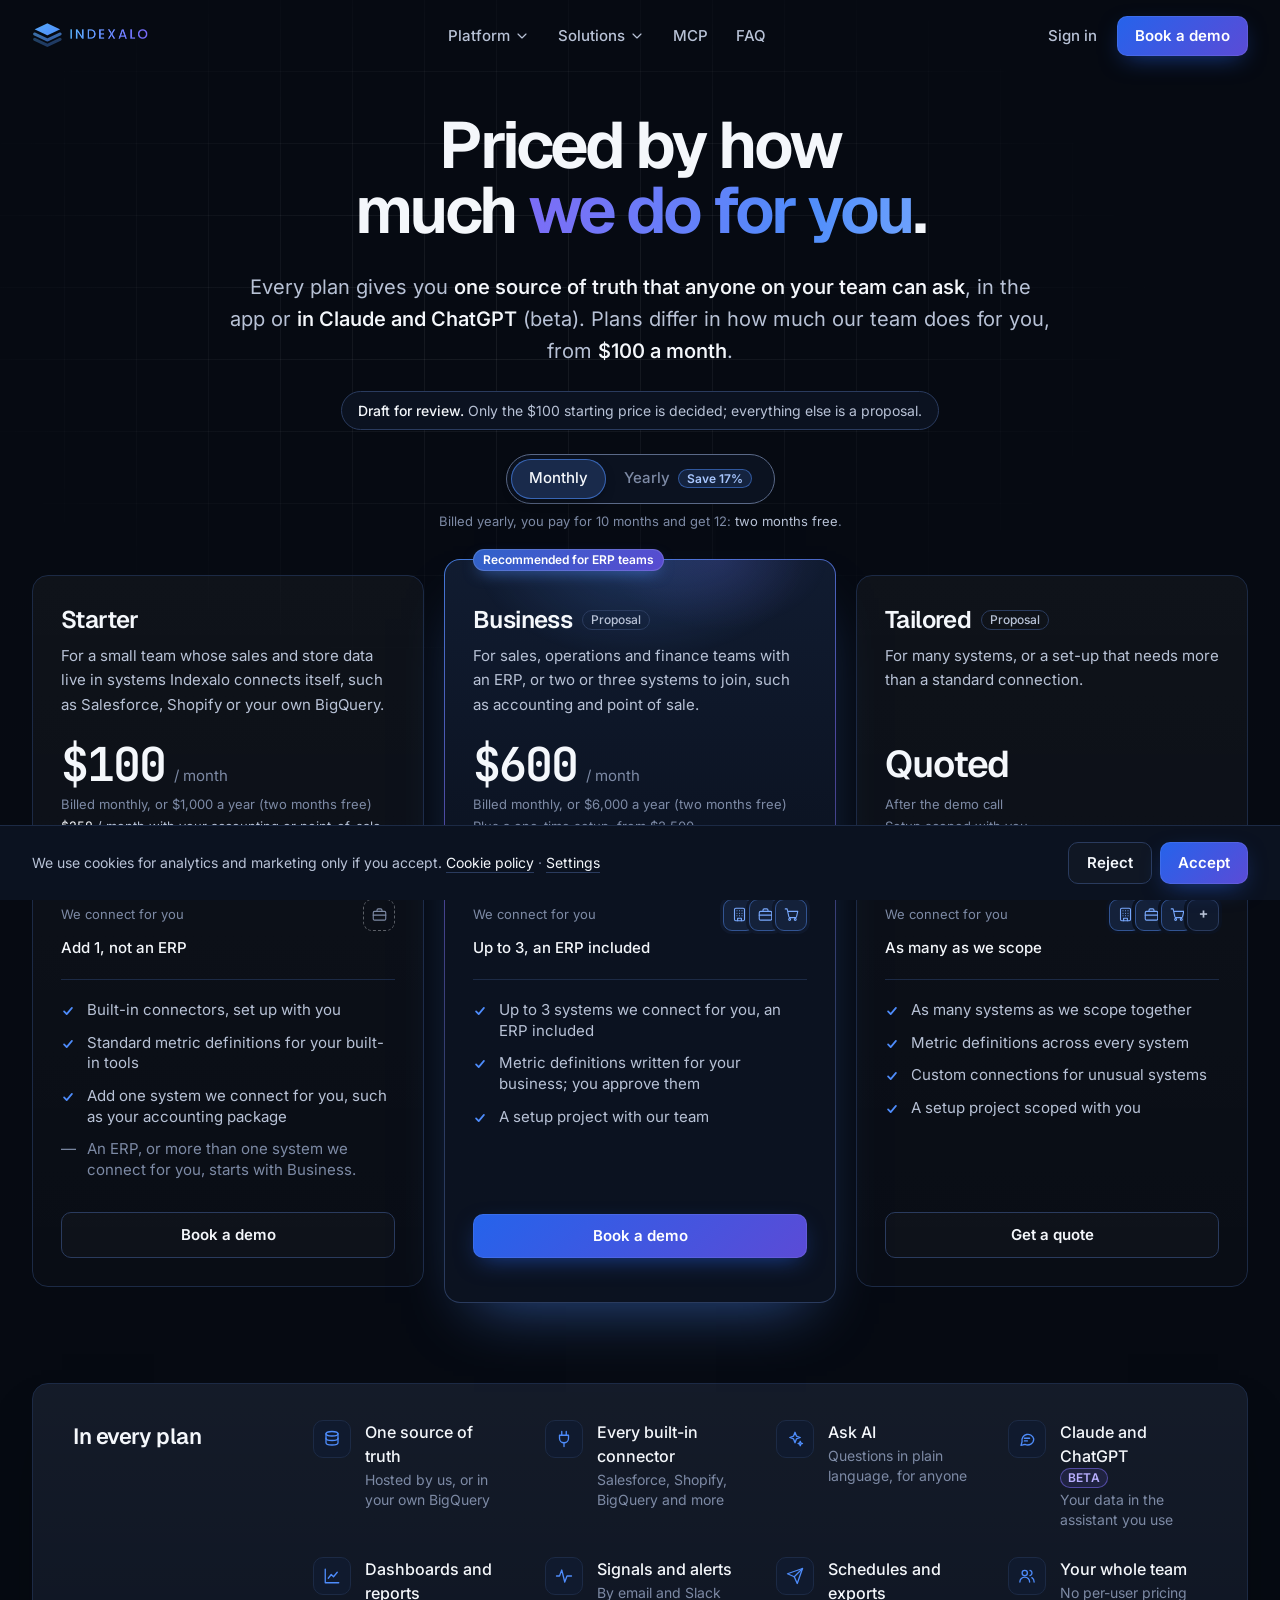
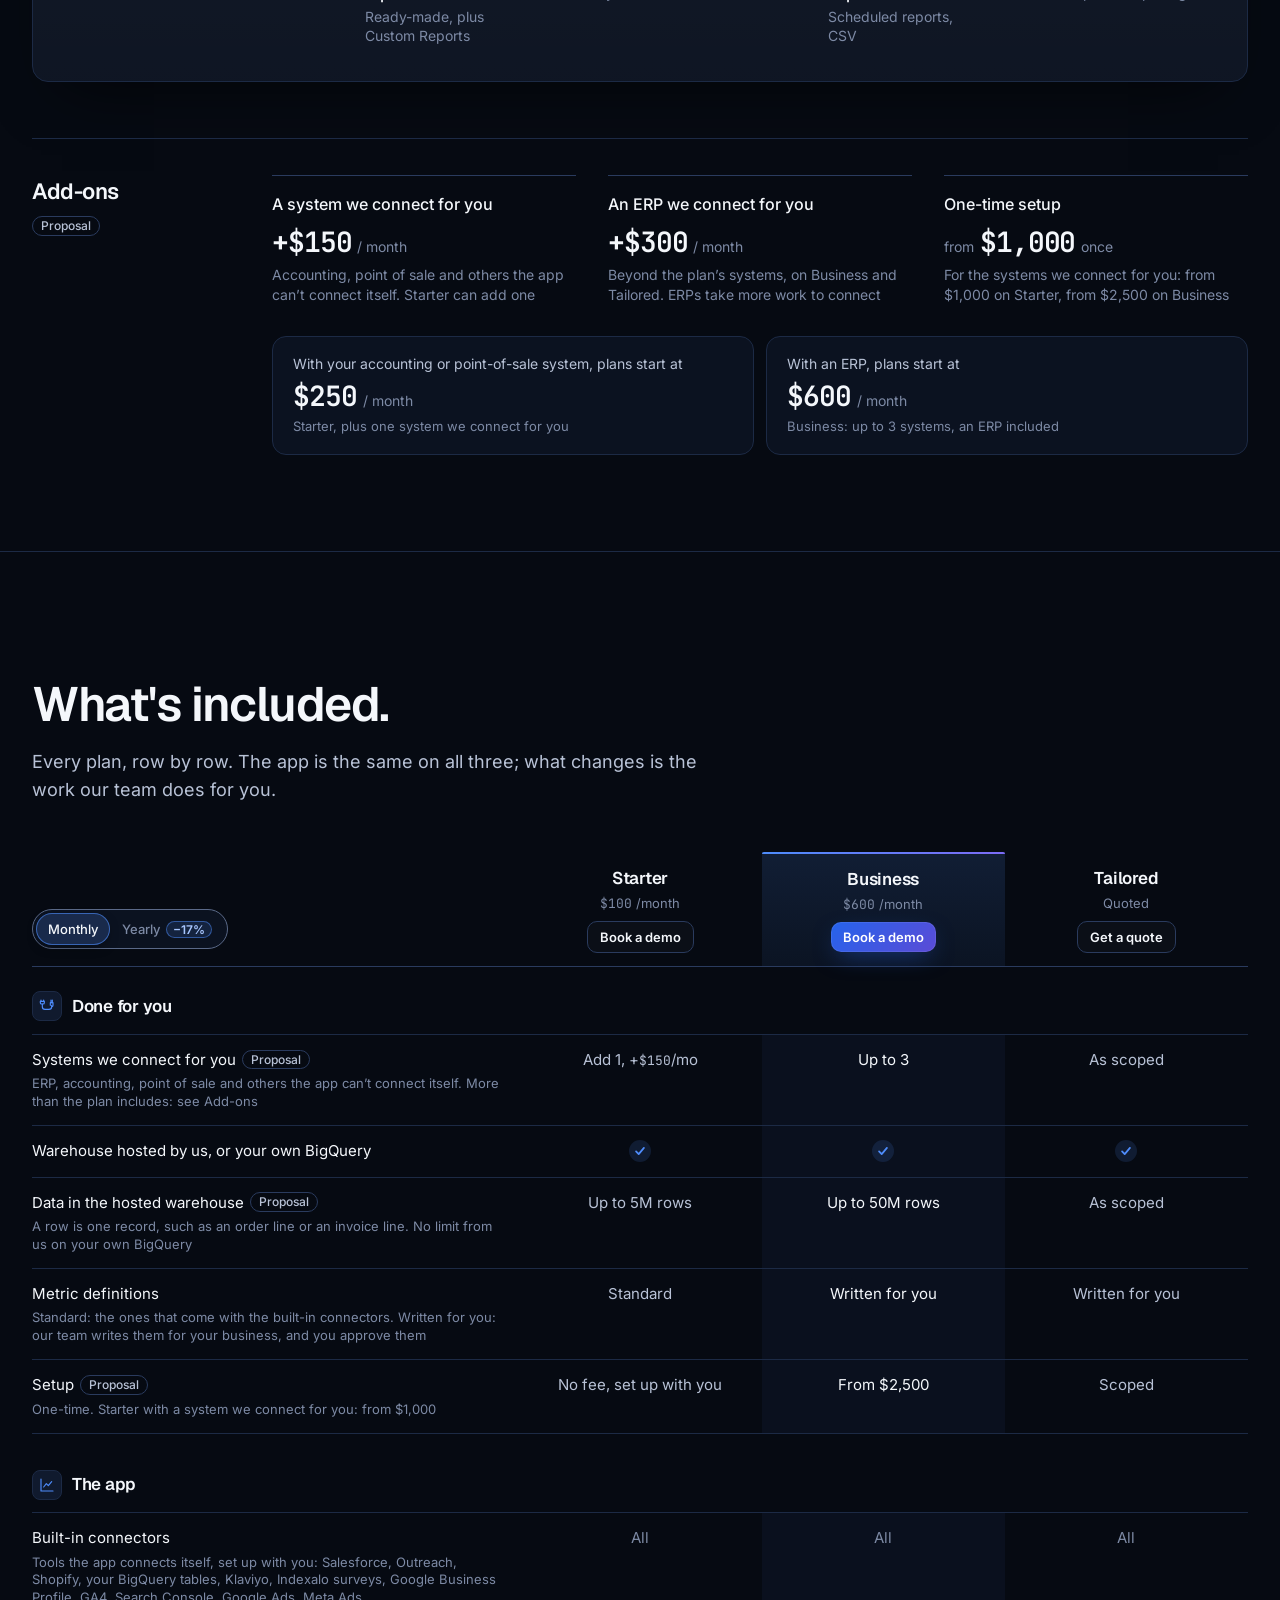
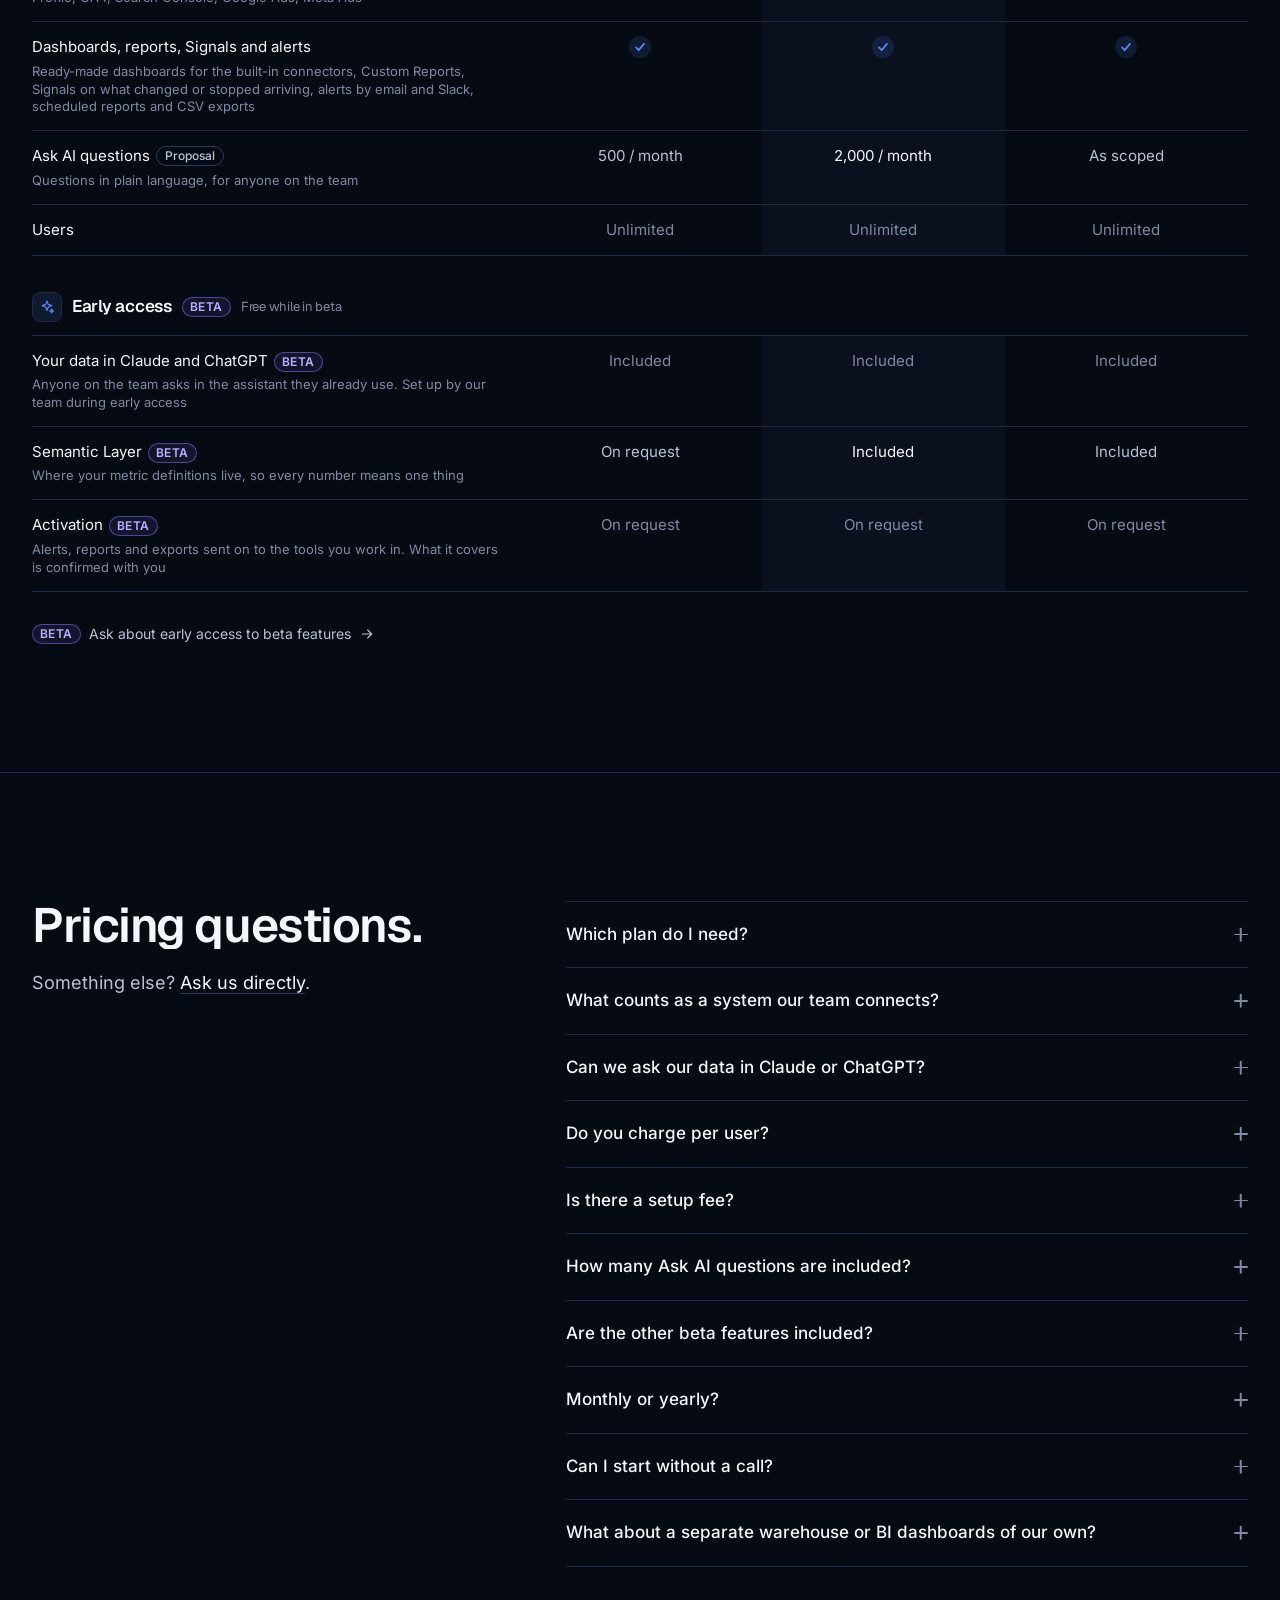
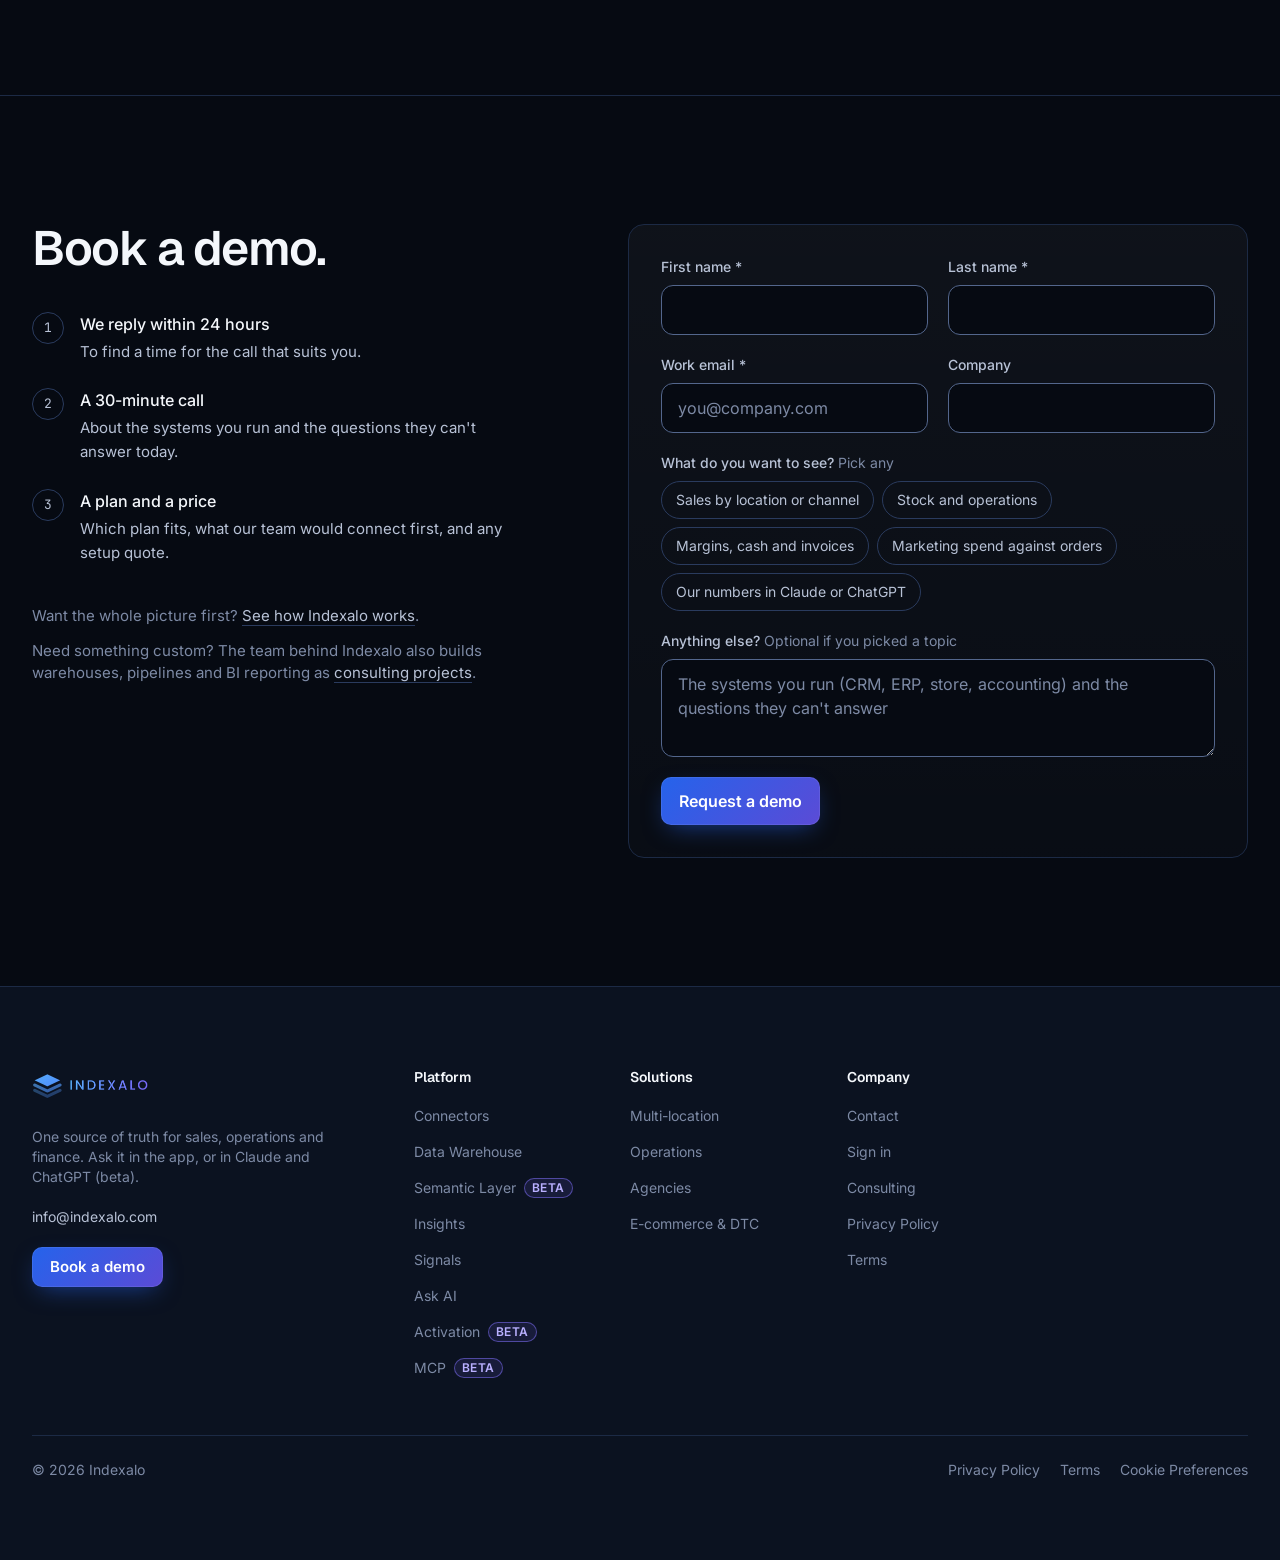
<file: pricing.html>
<!DOCTYPE html><html lang="en"><head><meta charset="UTF-8"><meta name="viewport" content="width=device-width, initial-scale=1"><title>Pricing | Indexalo</title><meta name="description" content="Indexalo pricing: one source of truth anyone on your team can ask. Plans start at $100 a month. Draft for review."><meta name="robots" content="noindex, nofollow"><link rel="canonical" href="https://indexalo.com/pricing"><link rel="preload" as="font" type="font/woff2" href="/_astro/geist-latin-wght-normal.BgDaEnEv.woff2" crossorigin><link rel="preload" as="font" type="font/woff2" href="/_astro/inter-latin-wght-normal.Dx4kXJAl.woff2" crossorigin><link rel="icon" type="image/png" href="/images/favicon.png"><meta name="theme-color" content="#060a12"><meta property="og:type" content="website"><meta property="og:site_name" content="Indexalo"><meta property="og:title" content="Pricing | Indexalo"><meta property="og:description" content="Indexalo pricing: one source of truth anyone on your team can ask. Plans start at $100 a month. Draft for review."><meta property="og:url" content="https://indexalo.com/pricing"><meta property="og:image" content="https://indexalo.com/images/og.png"><meta property="og:image:width" content="1200"><meta property="og:image:height" content="630"><meta property="og:image:alt" content="Indexalo: Stop opening six tabs to answer one question."><meta property="og:locale" content="en_US"><meta name="twitter:card" content="summary_large_image"><!-- Before first paint: enable JS-only styles (scroll reveals) and hide an
         announcement the visitor already dismissed. --><script>(function(){const announceId = null;

      document.documentElement.classList.add('js');
      try {
        if (announceId && localStorage.getItem('announce:' + announceId)) {
          document.documentElement.dataset.announceHidden = announceId;
        }
      } catch (e) {}
    })();</script><!-- Consent defaults: nothing is tracked until the visitor opts in
         (see Consent.astro, which injects gtag.js / GTM on consent). --><script>
      window.dataLayer = window.dataLayer || [];
      function gtag() { dataLayer.push(arguments); }
      gtag('js', new Date());
      gtag('consent', 'default', { analytics_storage: 'denied', ad_storage: 'denied' });
    </script><link rel="stylesheet" href="/_astro/Base.CsW_WjfZ.css"><style>.hero-stage[data-astro-cid-if5zrvj2]{pointer-events:none;height:52rem;position:absolute;inset:0 0 auto;overflow:hidden}.hero-grid[data-astro-cid-if5zrvj2]{--cell:4.5rem;--rule:color-mix(in oklab, var(--color-fg) 7%, transparent);background-image:linear-gradient(to right, var(--rule) 1px, transparent 1px), linear-gradient(to bottom, var(--rule) 1px, transparent 1px);background-size:var(--cell) var(--cell);background-position:calc(50% + var(--cell) / 2) -1px;position:absolute;inset:0;-webkit-mask-image:radial-gradient(62% 60% at 42% 36%,#000 10%,#0000008c 45%,#0000 80%);mask-image:radial-gradient(62% 60% at 42% 36%,#000 10%,#0000008c 45%,#0000 80%)}@media (width<=1023.98px){.hero-stage[data-astro-cid-if5zrvj2]{height:34rem}.hero-grid[data-astro-cid-if5zrvj2]{--cell:3rem;--rule:color-mix(in oklab, var(--color-fg) 4%, transparent);-webkit-mask-image:radial-gradient(90% 60% at 30% 25%,#000 5%,#0000 75%);mask-image:radial-gradient(90% 60% at 30% 25%,#000 5%,#0000 75%)}}@media (prefers-reduced-motion:no-preference){.hero-grid[data-astro-cid-if5zrvj2]{animation:1.6s cubic-bezier(.16,1,.3,1) .15s backwards hero-grid-in}}@keyframes hero-grid-in{0%{opacity:0}}@layer properties{@supports (((-webkit-hyphens:none)) and (not (margin-trim:block))) or ((-moz-orient:inline) and (not (color:rgb(from red r g b)))){*,:before,:after,::backdrop{--tw-border-style:solid}}}.topic[data-astro-cid-vekgkm42]{cursor:pointer;border-style:var(--tw-border-style);border-width:1px;border-color:var(--color-line-strong,#2a3b5e);padding-inline:calc(var(--spacing,.25rem) * 3.5);padding-block:calc(var(--spacing,.25rem) * 2);font-size:var(--text-sm,.875rem);line-height:var(--tw-leading,var(--text-sm--line-height,calc(1.25 / .875)));color:var(--color-fg-2,#b8c2d6);transition-property:color,background-color,border-color,outline-color,text-decoration-color,fill,stroke,--tw-gradient-from,--tw-gradient-via,--tw-gradient-to;transition-timing-function:var(--tw-ease,var(--default-transition-timing-function,cubic-bezier(.4, 0, .2, 1)));transition-duration:var(--tw-duration,var(--default-transition-duration,.15s));-webkit-user-select:none;user-select:none;border-radius:2147483647px;align-items:center;display:inline-flex}@media (hover:hover){.topic[data-astro-cid-vekgkm42]:hover{border-color:var(--color-fg-3,#7d8aa5);color:var(--color-fg,#f4f7fb)}}.topic[data-astro-cid-vekgkm42]:has(:checked){border-color:var(--color-primary);background:#4e8cfb24}@supports (color:color-mix(in lab, red, red)){.topic[data-astro-cid-vekgkm42]:has(:checked){background:color-mix(in oklab, var(--color-primary) 14%, transparent)}}.topic[data-astro-cid-vekgkm42]:has(:checked){color:var(--color-fg)}.topic[data-astro-cid-vekgkm42]:has(:focus-visible){outline:2px solid var(--color-primary);outline-offset:2px}@media (pointer:coarse){.topic[data-astro-cid-vekgkm42]{min-height:2.75rem}}@property --tw-border-style{syntax:"*";inherits:false;initial-value:solid}
</style><link rel="stylesheet" href="/_astro/pricing.D6r9rLZ6.css"></head><body class="min-h-dvh"><a href="#main" class="sr-only z-[70] rounded-lg bg-primary px-4 py-2 text-white focus:not-sr-only focus:fixed focus:top-3 focus:left-3">Skip to content</a><div class="fixed inset-x-0 top-0 z-50"><header id="site-header" class="group/header border-b border-transparent transition-colors duration-300 data-[scrolled]:border-line data-[scrolled]:bg-ink/80 data-[scrolled]:backdrop-blur-xl" data-astro-cid-wpvy4v7s><div class="container-x flex h-16 items-center justify-between gap-3 sm:gap-6 lg:h-[4.5rem]" data-astro-cid-wpvy4v7s><!-- HOME: /new while the redesign is in preview, / at go-live (src/data/site.ts). --><a href="/new" class="shrink-0" aria-label="Indexalo home" data-astro-cid-wpvy4v7s><img src="/images/indexalo_logo.webp" alt="Indexalo" width="293" height="80" class="h-8 w-auto min-[360px]:h-9 lg:h-10" data-astro-cid-wpvy4v7s></a><!-- Desktop --><nav class="hidden items-center gap-1 lg:flex" aria-label="Main" data-astro-cid-wpvy4v7s><div class="relative" data-menu data-astro-cid-wpvy4v7s><button type="button" class="nav-trigger" aria-expanded="false" aria-controls="menu-platform" data-astro-cid-wpvy4v7s>Platform <svg class="size-4 transition-transform" viewBox="0 0 24 24" fill="none" stroke="currentColor" stroke-width="1.75" stroke-linecap="round" stroke-linejoin="round" aria-hidden="true"><path d="m6 9 6 6 6-6"/></svg></button><div id="menu-platform" class="menu-panel w-[min(50rem,calc(100vw-4rem))]" hidden data-astro-cid-wpvy4v7s><div class="grid grid-cols-[1fr_14rem] gap-2" data-astro-cid-wpvy4v7s><ul class="grid grid-cols-2 gap-1" data-astro-cid-wpvy4v7s><li data-astro-cid-wpvy4v7s><a href="/new#connectors" class="menu-item" data-astro-cid-wpvy4v7s><span class="menu-icon" data-astro-cid-wpvy4v7s><svg class="size-5" viewBox="0 0 24 24" fill="none" stroke="currentColor" stroke-width="1.75" stroke-linecap="round" stroke-linejoin="round" aria-hidden="true"><path d="M9 2v5M15 2v5"/><path d="M6 7h12v4a6 6 0 0 1-12 0z"/><path d="M12 17v5"/></svg></span><span class="min-w-0" data-astro-cid-wpvy4v7s><span class="flex items-center gap-2 font-medium text-fg" data-astro-cid-wpvy4v7s>Connectors</span><span class="mt-0.5 block text-[0.8125rem] leading-snug text-fg-3" data-astro-cid-wpvy4v7s>CRM, ERP, store and accounting systems. What isn&#39;t built in, our team connects.</span></span></a></li><li data-astro-cid-wpvy4v7s><a href="/new#warehouse" class="menu-item" data-astro-cid-wpvy4v7s><span class="menu-icon" data-astro-cid-wpvy4v7s><svg class="size-5" viewBox="0 0 24 24" fill="none" stroke="currentColor" stroke-width="1.75" stroke-linecap="round" stroke-linejoin="round" aria-hidden="true"><ellipse cx="12" cy="5" rx="8" ry="3"/><path d="M4 5v6c0 1.66 3.58 3 8 3s8-1.34 8-3V5"/><path d="M4 11v6c0 1.66 3.58 3 8 3s8-1.34 8-3v-6"/></svg></span><span class="min-w-0" data-astro-cid-wpvy4v7s><span class="flex items-center gap-2 font-medium text-fg" data-astro-cid-wpvy4v7s>Data Warehouse</span><span class="mt-0.5 block text-[0.8125rem] leading-snug text-fg-3" data-astro-cid-wpvy4v7s>We host it for you, or you connect your own BigQuery.</span></span></a></li><li data-astro-cid-wpvy4v7s><a href="/new#semantic-layer" class="menu-item" data-astro-cid-wpvy4v7s><span class="menu-icon" data-astro-cid-wpvy4v7s><svg class="size-5" viewBox="0 0 24 24" fill="none" stroke="currentColor" stroke-width="1.75" stroke-linecap="round" stroke-linejoin="round" aria-hidden="true"><path d="M4 19.5V5a2 2 0 0 1 2-2h14v15H6.5A2.5 2.5 0 0 0 4 20.5 2.5 2.5 0 0 0 6.5 23H20"/><path d="m9 10 2 2 4-4"/></svg></span><span class="min-w-0" data-astro-cid-wpvy4v7s><span class="flex items-center gap-2 font-medium text-fg" data-astro-cid-wpvy4v7s>Semantic Layer<span class="beta-pill" title="In beta: available to early-access customers">Beta</span></span><span class="mt-0.5 block text-[0.8125rem] leading-snug text-fg-3" data-astro-cid-wpvy4v7s>Defining your own data is the hard part. We do it for you.</span></span></a></li><li data-astro-cid-wpvy4v7s><a href="/new#insights" class="menu-item" data-astro-cid-wpvy4v7s><span class="menu-icon" data-astro-cid-wpvy4v7s><svg class="size-5" viewBox="0 0 24 24" fill="none" stroke="currentColor" stroke-width="1.75" stroke-linecap="round" stroke-linejoin="round" aria-hidden="true"><path d="M3 3v18h18"/><path d="m7 15 4-5 3 3 5-6"/></svg></span><span class="min-w-0" data-astro-cid-wpvy4v7s><span class="flex items-center gap-2 font-medium text-fg" data-astro-cid-wpvy4v7s>Insights</span><span class="mt-0.5 block text-[0.8125rem] leading-snug text-fg-3" data-astro-cid-wpvy4v7s>Dashboards for sales, operations and finance, set up for you.</span></span></a></li><li data-astro-cid-wpvy4v7s><a href="/new#signals" class="menu-item" data-astro-cid-wpvy4v7s><span class="menu-icon" data-astro-cid-wpvy4v7s><svg class="size-5" viewBox="0 0 24 24" fill="none" stroke="currentColor" stroke-width="1.75" stroke-linecap="round" stroke-linejoin="round" aria-hidden="true"><path d="M2 12h4l3-8 4 16 3-8h6"/></svg></span><span class="min-w-0" data-astro-cid-wpvy4v7s><span class="flex items-center gap-2 font-medium text-fg" data-astro-cid-wpvy4v7s>Signals</span><span class="mt-0.5 block text-[0.8125rem] leading-snug text-fg-3" data-astro-cid-wpvy4v7s>Catches what changed: a store behind pace, stock running low, data that stopped.</span></span></a></li><li data-astro-cid-wpvy4v7s><a href="/new#ask-ai" class="menu-item" data-astro-cid-wpvy4v7s><span class="menu-icon" data-astro-cid-wpvy4v7s><svg class="size-5" viewBox="0 0 24 24" fill="none" stroke="currentColor" stroke-width="1.75" stroke-linecap="round" stroke-linejoin="round" aria-hidden="true"><path d="M12 3l1.9 5.1L19 10l-5.1 1.9L12 17l-1.9-5.1L5 10l5.1-1.9z"/><path d="M19 15l.8 2.2L22 18l-2.2.8L19 21l-.8-2.2L16 18l2.2-.8z"/></svg></span><span class="min-w-0" data-astro-cid-wpvy4v7s><span class="flex items-center gap-2 font-medium text-fg" data-astro-cid-wpvy4v7s>Ask AI</span><span class="mt-0.5 block text-[0.8125rem] leading-snug text-fg-3" data-astro-cid-wpvy4v7s>Ask in plain language. Answers come from your own numbers.</span></span></a></li><li data-astro-cid-wpvy4v7s><a href="/new#activation" class="menu-item" data-astro-cid-wpvy4v7s><span class="menu-icon" data-astro-cid-wpvy4v7s><svg class="size-5" viewBox="0 0 24 24" fill="none" stroke="currentColor" stroke-width="1.75" stroke-linecap="round" stroke-linejoin="round" aria-hidden="true"><path d="M22 2 11 13"/><path d="M22 2 15 22l-4-9-9-4z"/></svg></span><span class="min-w-0" data-astro-cid-wpvy4v7s><span class="flex items-center gap-2 font-medium text-fg" data-astro-cid-wpvy4v7s>Activation<span class="beta-pill" title="In beta: available to early-access customers">Beta</span></span><span class="mt-0.5 block text-[0.8125rem] leading-snug text-fg-3" data-astro-cid-wpvy4v7s>Alerts, reports and exports sent to the tools you work in.</span></span></a></li><li data-astro-cid-wpvy4v7s><a href="/new#mcp" class="menu-item" data-astro-cid-wpvy4v7s><span class="menu-icon" data-astro-cid-wpvy4v7s><svg class="size-5" viewBox="0 0 24 24" fill="none" stroke="currentColor" stroke-width="1.75" stroke-linecap="round" stroke-linejoin="round" aria-hidden="true"><path d="M4 9a2 2 0 0 1-2-2V5h6v2a2 2 0 0 1-2 2z"/><path d="M3 5V3M7 5V3"/><path d="M5 9v4a4 4 0 0 0 4 4h6a4 4 0 0 0 4-4v-2"/><path d="M17 11V7h4v4a2 2 0 0 1-2 2"/><path d="M18 7V3M20 7V3"/></svg></span><span class="min-w-0" data-astro-cid-wpvy4v7s><span class="flex items-center gap-2 font-medium text-fg" data-astro-cid-wpvy4v7s>MCP<span class="beta-pill" title="In beta: available to early-access customers">Beta</span></span><span class="mt-0.5 block text-[0.8125rem] leading-snug text-fg-3" data-astro-cid-wpvy4v7s>Your own data inside Claude and ChatGPT.</span></span></a></li></ul><a href="/new#platform" class="group relative flex flex-col justify-end overflow-hidden rounded-xl border border-line bg-ink-3 p-4" data-astro-cid-wpvy4v7s><div class="glow-accent pointer-events-none absolute -top-16 -right-16 size-48" data-astro-cid-wpvy4v7s></div><div class="bg-dots pointer-events-none absolute inset-0" data-astro-cid-wpvy4v7s></div><p class="relative font-display text-lg leading-tight font-semibold text-fg" data-astro-cid-wpvy4v7s>One loop, from raw data to action.</p><span class="relative mt-3 inline-flex items-center gap-1 text-sm text-primary" data-astro-cid-wpvy4v7s>See the platform <svg class="size-4 transition-transform group-hover:translate-x-0.5" viewBox="0 0 24 24" fill="none" stroke="currentColor" stroke-width="1.75" stroke-linecap="round" stroke-linejoin="round" aria-hidden="true"><path d="M5 12h14M13 6l6 6-6 6"/></svg></span></a></div></div></div><div class="relative" data-menu data-astro-cid-wpvy4v7s><button type="button" class="nav-trigger" aria-expanded="false" aria-controls="menu-solutions" data-astro-cid-wpvy4v7s>Solutions <svg class="size-4 transition-transform" viewBox="0 0 24 24" fill="none" stroke="currentColor" stroke-width="1.75" stroke-linecap="round" stroke-linejoin="round" aria-hidden="true"><path d="m6 9 6 6 6-6"/></svg></button><div id="menu-solutions" class="menu-panel w-[24rem]" hidden data-astro-cid-wpvy4v7s><ul class="grid gap-1" data-astro-cid-wpvy4v7s><li data-astro-cid-wpvy4v7s><a href="/new#solutions" data-solution="multi-location" class="menu-item" data-astro-cid-wpvy4v7s><span class="menu-icon" data-astro-cid-wpvy4v7s><svg class="size-5" viewBox="0 0 24 24" fill="none" stroke="currentColor" stroke-width="1.75" stroke-linecap="round" stroke-linejoin="round" aria-hidden="true"><path d="M12 22s7-6.2 7-12a7 7 0 0 0-14 0c0 5.8 7 12 7 12z"/><circle cx="12" cy="10" r="2.5"/></svg></span><span data-astro-cid-wpvy4v7s><span class="block font-medium text-fg" data-astro-cid-wpvy4v7s>Multi-location</span><span class="mt-0.5 block text-[0.8125rem] leading-snug text-fg-3" data-astro-cid-wpvy4v7s>Sales by location against target, and the reviews behind them.</span></span></a></li><li data-astro-cid-wpvy4v7s><a href="/new#solutions" data-solution="operations" class="menu-item" data-astro-cid-wpvy4v7s><span class="menu-icon" data-astro-cid-wpvy4v7s><svg class="size-5" viewBox="0 0 24 24" fill="none" stroke="currentColor" stroke-width="1.75" stroke-linecap="round" stroke-linejoin="round" aria-hidden="true"><path d="M2 12h4l3-8 4 16 3-8h6"/></svg></span><span data-astro-cid-wpvy4v7s><span class="block font-medium text-fg" data-astro-cid-wpvy4v7s>Operations</span><span class="mt-0.5 block text-[0.8125rem] leading-snug text-fg-3" data-astro-cid-wpvy4v7s>Stock cover, supplier lead times and late orders in one view.</span></span></a></li><li data-astro-cid-wpvy4v7s><a href="/new#solutions" data-solution="agencies" class="menu-item" data-astro-cid-wpvy4v7s><span class="menu-icon" data-astro-cid-wpvy4v7s><svg class="size-5" viewBox="0 0 24 24" fill="none" stroke="currentColor" stroke-width="1.75" stroke-linecap="round" stroke-linejoin="round" aria-hidden="true"><rect x="4" y="2" width="16" height="20" rx="2"/><path d="M9 22v-4h6v4M8 6h.01M12 6h.01M16 6h.01M8 10h.01M12 10h.01M16 10h.01M8 14h.01M12 14h.01M16 14h.01"/></svg></span><span data-astro-cid-wpvy4v7s><span class="block font-medium text-fg" data-astro-cid-wpvy4v7s>Agencies</span><span class="mt-0.5 block text-[0.8125rem] leading-snug text-fg-3" data-astro-cid-wpvy4v7s>Scheduled client reports, built from their own data.</span></span></a></li><li data-astro-cid-wpvy4v7s><a href="/new#solutions" data-solution="ecommerce" class="menu-item" data-astro-cid-wpvy4v7s><span class="menu-icon" data-astro-cid-wpvy4v7s><svg class="size-5" viewBox="0 0 24 24" fill="none" stroke="currentColor" stroke-width="1.75" stroke-linecap="round" stroke-linejoin="round" aria-hidden="true"><circle cx="9" cy="20" r="1.5"/><circle cx="18" cy="20" r="1.5"/><path d="M2 3h3l2.7 12.4a2 2 0 0 0 2 1.6h8.4a2 2 0 0 0 2-1.5L22 7H6"/></svg></span><span data-astro-cid-wpvy4v7s><span class="block font-medium text-fg" data-astro-cid-wpvy4v7s>E-commerce &amp; DTC</span><span class="mt-0.5 block text-[0.8125rem] leading-snug text-fg-3" data-astro-cid-wpvy4v7s>Orders, margin and repeat customers by channel.</span></span></a></li></ul></div></div><a href="/new#assistants" class="nav-trigger" data-astro-cid-wpvy4v7s>MCP</a><a href="/new#faq" class="nav-trigger" data-astro-cid-wpvy4v7s>FAQ</a></nav><div class="hidden items-center gap-2 lg:flex" data-astro-cid-wpvy4v7s><a href="https://app.indexalo.com" class="nav-trigger" data-astro-cid-wpvy4v7s>Sign in</a><a href="/new#contact" class="btn btn-primary" data-astro-cid-wpvy4v7s>Book a demo</a></div><!-- Mobile: the primary action stays one tap away beside the menu. Under
         360px the logo and button shrink so the menu button stays on screen. --><a href="/new#contact" class="btn btn-primary ml-auto mr-1 px-3 py-2 text-[0.8125rem] whitespace-nowrap min-[360px]:px-3.5 min-[360px]:text-sm lg:hidden" data-astro-cid-wpvy4v7s>Book a demo</a><button type="button" id="mobile-toggle" popovertarget="mobile-menu" class="-mr-2 rounded-lg p-2 text-fg-2 hover:text-fg lg:hidden" aria-expanded="false" aria-controls="mobile-menu" aria-label="Open menu" data-astro-cid-wpvy4v7s><svg class="size-6" viewBox="0 0 24 24" fill="none" stroke="currentColor" stroke-width="1.75" stroke-linecap="round" stroke-linejoin="round" aria-hidden="true"><path d="M4 6h16M4 12h16M4 18h16"/></svg></button></div></header><!-- Outside <header>: the header's backdrop-filter would otherwise become the
     containing block for this fixed drawer. --><div id="mobile-menu" popover role="dialog" aria-modal="true" aria-label="Menu" class="m-0 h-dvh max-h-none w-full max-w-none overflow-y-auto border-0 bg-ink p-0 text-fg lg:hidden" data-astro-cid-wpvy4v7s><div class="container-x flex h-16 items-center justify-between" data-astro-cid-wpvy4v7s><img src="/images/indexalo_logo.webp" alt="Indexalo" width="293" height="80" class="h-9 w-auto" data-astro-cid-wpvy4v7s><button type="button" id="mobile-close" popovertarget="mobile-menu" popovertargetaction="hide" class="-mr-2 rounded-lg p-2 text-fg-2 hover:text-fg" aria-label="Close menu" data-astro-cid-wpvy4v7s><svg class="size-6" viewBox="0 0 24 24" fill="none" stroke="currentColor" stroke-width="1.75" stroke-linecap="round" stroke-linejoin="round" aria-hidden="true"><path d="M18 6 6 18M6 6l12 12"/></svg></button></div><nav class="container-x pb-10" aria-label="Mobile" data-astro-cid-wpvy4v7s><details class="mobile-group" open data-astro-cid-wpvy4v7s><summary data-astro-cid-wpvy4v7s>Platform <svg class="size-5" viewBox="0 0 24 24" fill="none" stroke="currentColor" stroke-width="1.75" stroke-linecap="round" stroke-linejoin="round" aria-hidden="true"><path d="m6 9 6 6 6-6"/></svg></summary><ul class="pb-2" data-astro-cid-wpvy4v7s><li data-astro-cid-wpvy4v7s><a href="/new#connectors" class="flex items-center gap-3 py-2.5 text-fg-2" data-astro-cid-wpvy4v7s><span class="menu-icon" data-astro-cid-wpvy4v7s><svg class="size-5" viewBox="0 0 24 24" fill="none" stroke="currentColor" stroke-width="1.75" stroke-linecap="round" stroke-linejoin="round" aria-hidden="true"><path d="M9 2v5M15 2v5"/><path d="M6 7h12v4a6 6 0 0 1-12 0z"/><path d="M12 17v5"/></svg></span><span data-astro-cid-wpvy4v7s>Connectors</span></a></li><li data-astro-cid-wpvy4v7s><a href="/new#warehouse" class="flex items-center gap-3 py-2.5 text-fg-2" data-astro-cid-wpvy4v7s><span class="menu-icon" data-astro-cid-wpvy4v7s><svg class="size-5" viewBox="0 0 24 24" fill="none" stroke="currentColor" stroke-width="1.75" stroke-linecap="round" stroke-linejoin="round" aria-hidden="true"><ellipse cx="12" cy="5" rx="8" ry="3"/><path d="M4 5v6c0 1.66 3.58 3 8 3s8-1.34 8-3V5"/><path d="M4 11v6c0 1.66 3.58 3 8 3s8-1.34 8-3v-6"/></svg></span><span data-astro-cid-wpvy4v7s>Data Warehouse</span></a></li><li data-astro-cid-wpvy4v7s><a href="/new#semantic-layer" class="flex items-center gap-3 py-2.5 text-fg-2" data-astro-cid-wpvy4v7s><span class="menu-icon" data-astro-cid-wpvy4v7s><svg class="size-5" viewBox="0 0 24 24" fill="none" stroke="currentColor" stroke-width="1.75" stroke-linecap="round" stroke-linejoin="round" aria-hidden="true"><path d="M4 19.5V5a2 2 0 0 1 2-2h14v15H6.5A2.5 2.5 0 0 0 4 20.5 2.5 2.5 0 0 0 6.5 23H20"/><path d="m9 10 2 2 4-4"/></svg></span><span data-astro-cid-wpvy4v7s>Semantic Layer</span><span class="beta-pill" title="In beta: available to early-access customers">Beta</span></a></li><li data-astro-cid-wpvy4v7s><a href="/new#insights" class="flex items-center gap-3 py-2.5 text-fg-2" data-astro-cid-wpvy4v7s><span class="menu-icon" data-astro-cid-wpvy4v7s><svg class="size-5" viewBox="0 0 24 24" fill="none" stroke="currentColor" stroke-width="1.75" stroke-linecap="round" stroke-linejoin="round" aria-hidden="true"><path d="M3 3v18h18"/><path d="m7 15 4-5 3 3 5-6"/></svg></span><span data-astro-cid-wpvy4v7s>Insights</span></a></li><li data-astro-cid-wpvy4v7s><a href="/new#signals" class="flex items-center gap-3 py-2.5 text-fg-2" data-astro-cid-wpvy4v7s><span class="menu-icon" data-astro-cid-wpvy4v7s><svg class="size-5" viewBox="0 0 24 24" fill="none" stroke="currentColor" stroke-width="1.75" stroke-linecap="round" stroke-linejoin="round" aria-hidden="true"><path d="M2 12h4l3-8 4 16 3-8h6"/></svg></span><span data-astro-cid-wpvy4v7s>Signals</span></a></li><li data-astro-cid-wpvy4v7s><a href="/new#ask-ai" class="flex items-center gap-3 py-2.5 text-fg-2" data-astro-cid-wpvy4v7s><span class="menu-icon" data-astro-cid-wpvy4v7s><svg class="size-5" viewBox="0 0 24 24" fill="none" stroke="currentColor" stroke-width="1.75" stroke-linecap="round" stroke-linejoin="round" aria-hidden="true"><path d="M12 3l1.9 5.1L19 10l-5.1 1.9L12 17l-1.9-5.1L5 10l5.1-1.9z"/><path d="M19 15l.8 2.2L22 18l-2.2.8L19 21l-.8-2.2L16 18l2.2-.8z"/></svg></span><span data-astro-cid-wpvy4v7s>Ask AI</span></a></li><li data-astro-cid-wpvy4v7s><a href="/new#activation" class="flex items-center gap-3 py-2.5 text-fg-2" data-astro-cid-wpvy4v7s><span class="menu-icon" data-astro-cid-wpvy4v7s><svg class="size-5" viewBox="0 0 24 24" fill="none" stroke="currentColor" stroke-width="1.75" stroke-linecap="round" stroke-linejoin="round" aria-hidden="true"><path d="M22 2 11 13"/><path d="M22 2 15 22l-4-9-9-4z"/></svg></span><span data-astro-cid-wpvy4v7s>Activation</span><span class="beta-pill" title="In beta: available to early-access customers">Beta</span></a></li><li data-astro-cid-wpvy4v7s><a href="/new#mcp" class="flex items-center gap-3 py-2.5 text-fg-2" data-astro-cid-wpvy4v7s><span class="menu-icon" data-astro-cid-wpvy4v7s><svg class="size-5" viewBox="0 0 24 24" fill="none" stroke="currentColor" stroke-width="1.75" stroke-linecap="round" stroke-linejoin="round" aria-hidden="true"><path d="M4 9a2 2 0 0 1-2-2V5h6v2a2 2 0 0 1-2 2z"/><path d="M3 5V3M7 5V3"/><path d="M5 9v4a4 4 0 0 0 4 4h6a4 4 0 0 0 4-4v-2"/><path d="M17 11V7h4v4a2 2 0 0 1-2 2"/><path d="M18 7V3M20 7V3"/></svg></span><span data-astro-cid-wpvy4v7s>MCP</span><span class="beta-pill" title="In beta: available to early-access customers">Beta</span></a></li></ul></details><details class="mobile-group" data-astro-cid-wpvy4v7s><summary data-astro-cid-wpvy4v7s>Solutions <svg class="size-5" viewBox="0 0 24 24" fill="none" stroke="currentColor" stroke-width="1.75" stroke-linecap="round" stroke-linejoin="round" aria-hidden="true"><path d="m6 9 6 6 6-6"/></svg></summary><ul class="pb-2" data-astro-cid-wpvy4v7s><li data-astro-cid-wpvy4v7s><a href="/new#solutions" class="flex items-center gap-3 py-2.5 text-fg-2" data-astro-cid-wpvy4v7s><span class="menu-icon" data-astro-cid-wpvy4v7s><svg class="size-5" viewBox="0 0 24 24" fill="none" stroke="currentColor" stroke-width="1.75" stroke-linecap="round" stroke-linejoin="round" aria-hidden="true"><path d="M12 22s7-6.2 7-12a7 7 0 0 0-14 0c0 5.8 7 12 7 12z"/><circle cx="12" cy="10" r="2.5"/></svg></span>Multi-location</a></li><li data-astro-cid-wpvy4v7s><a href="/new#solutions" class="flex items-center gap-3 py-2.5 text-fg-2" data-astro-cid-wpvy4v7s><span class="menu-icon" data-astro-cid-wpvy4v7s><svg class="size-5" viewBox="0 0 24 24" fill="none" stroke="currentColor" stroke-width="1.75" stroke-linecap="round" stroke-linejoin="round" aria-hidden="true"><path d="M2 12h4l3-8 4 16 3-8h6"/></svg></span>Operations</a></li><li data-astro-cid-wpvy4v7s><a href="/new#solutions" class="flex items-center gap-3 py-2.5 text-fg-2" data-astro-cid-wpvy4v7s><span class="menu-icon" data-astro-cid-wpvy4v7s><svg class="size-5" viewBox="0 0 24 24" fill="none" stroke="currentColor" stroke-width="1.75" stroke-linecap="round" stroke-linejoin="round" aria-hidden="true"><rect x="4" y="2" width="16" height="20" rx="2"/><path d="M9 22v-4h6v4M8 6h.01M12 6h.01M16 6h.01M8 10h.01M12 10h.01M16 10h.01M8 14h.01M12 14h.01M16 14h.01"/></svg></span>Agencies</a></li><li data-astro-cid-wpvy4v7s><a href="/new#solutions" class="flex items-center gap-3 py-2.5 text-fg-2" data-astro-cid-wpvy4v7s><span class="menu-icon" data-astro-cid-wpvy4v7s><svg class="size-5" viewBox="0 0 24 24" fill="none" stroke="currentColor" stroke-width="1.75" stroke-linecap="round" stroke-linejoin="round" aria-hidden="true"><circle cx="9" cy="20" r="1.5"/><circle cx="18" cy="20" r="1.5"/><path d="M2 3h3l2.7 12.4a2 2 0 0 0 2 1.6h8.4a2 2 0 0 0 2-1.5L22 7H6"/></svg></span>E-commerce &amp; DTC</a></li></ul></details><a href="/new#assistants" class="mobile-link" data-astro-cid-wpvy4v7s>MCP</a><a href="/new#faq" class="mobile-link" data-astro-cid-wpvy4v7s>FAQ</a><a href="https://app.indexalo.com" class="mobile-link" data-astro-cid-wpvy4v7s>Sign in</a><a href="/new#contact" class="btn btn-primary mt-6 w-full" data-astro-cid-wpvy4v7s>Book a demo</a></nav></div><script type="module">var e=document.getElementById(`site-header`),t=()=>e.toggleAttribute(`data-scrolled`,window.scrollY>8);t(),window.addEventListener(`scroll`,t,{passive:!0});var n=[...document.querySelectorAll(`[data-menu]`)],r=(e,t)=>{let n=e.querySelector(`button[aria-expanded]`),r=e.querySelector(`.menu-panel`);n.setAttribute(`aria-expanded`,String(t)),r.hidden=!t},i=e=>n.forEach(t=>t!==e&&r(t,!1));n.forEach(e=>{let t=e.querySelector(`button[aria-expanded]`),n,a=0;t.addEventListener(`click`,()=>{if(performance.now()-a<600)return;let n=t.getAttribute(`aria-expanded`)!==`true`;i(e),r(e,n)}),e.addEventListener(`pointerenter`,o=>{o.pointerType===`mouse`&&(clearTimeout(n),i(e),t.getAttribute(`aria-expanded`)!==`true`&&(a=performance.now()),r(e,!0))}),e.addEventListener(`pointerleave`,t=>{t.pointerType===`mouse`&&(n=window.setTimeout(()=>r(e,!1),120))}),e.addEventListener(`focusout`,t=>{e.contains(t.relatedTarget)||r(e,!1)})}),document.addEventListener(`click`,e=>{n.some(t=>t.contains(e.target))||i()}),document.addEventListener(`keydown`,e=>{if(e.key!==`Escape`)return;let t=n.find(e=>e.querySelector(`[aria-expanded="true"]`));t&&(r(t,!1),t.querySelector(`button`).focus())});var a=document.getElementById(`mobile-menu`),o=document.getElementById(`mobile-toggle`),s=()=>[e,document.querySelector(`[data-announce]`),document.querySelector(`a[href="#main"]`),document.getElementById(`main`),document.querySelector(`footer`)];a.addEventListener(`toggle`,e=>{let t=e.newState===`open`;o.setAttribute(`aria-expanded`,String(t)),document.documentElement.style.overflow=t?`hidden`:``,s().forEach(e=>{e&&(e.inert=t)}),t?document.getElementById(`mobile-close`).focus():o.focus()}),a.addEventListener(`click`,e=>{e.target.closest(`a`)&&a.hidePopover()});</script></div><main id="main"><section id="top" class="relative overflow-x-clip pt-28 pb-8 sm:pt-32 sm:pb-10 lg:pt-28 lg:pb-6" data-astro-cid-u3mqw4ek><div class="hero-stage" aria-hidden="true" data-hero-field data-astro-cid-if5zrvj2><div class="hero-grid" data-astro-cid-if5zrvj2></div></div><div class="relative container-x flex flex-col items-start text-left sm:items-center sm:text-center" data-astro-cid-u3mqw4ek><h1 class="price-title" data-hero-title data-astro-cid-u3mqw4ek>Priced by how much <span class="hl" data-astro-cid-u3mqw4ek>we do for you</span>.</h1><p class="hero-sub mt-7" data-hero-in data-astro-cid-u3mqw4ek>Every plan gives you <strong class="key" data-astro-cid-u3mqw4ek>one source of truth that anyone on your team can ask</strong>, in the app or <strong class="key" data-astro-cid-u3mqw4ek>in Claude and ChatGPT</strong> (beta). Plans differ in how much our team does for you, from <strong class="key whitespace-nowrap" data-astro-cid-u3mqw4ek>$100 a month</strong>.</p><p class="draft-note mt-6" data-hero-in data-astro-cid-u3mqw4ek><span class="font-medium text-fg" data-astro-cid-u3mqw4ek>Draft for review.</span> Only the $100 starting price is decided; everything else is a proposal.</p></div></section><section id="plans" class="relative pb-20 sm:pb-24" aria-labelledby="plans-title" data-astro-cid-u3mqw4ek><div class="container-x" data-astro-cid-u3mqw4ek><h2 id="plans-title" class="sr-only" data-astro-cid-u3mqw4ek>Plans</h2><div class="billing-row" data-hero-in data-astro-cid-u3mqw4ek><div class="billing" role="group" aria-label="Billing period" data-billing-switch data-astro-cid-u3mqw4ek><span class="billing-thumb" aria-hidden="true" data-astro-cid-u3mqw4ek></span><button type="button" class="billing-opt" aria-pressed="true" data-billing-opt="monthly" data-astro-cid-u3mqw4ek>Monthly</button><button type="button" class="billing-opt" aria-pressed="false" data-billing-opt="yearly" data-astro-cid-u3mqw4ek>Yearly <span class="billing-save" data-astro-cid-u3mqw4ek>Save 17%</span></button></div><p class="billing-hint" data-astro-cid-u3mqw4ek>Billed yearly, you pay for 10 months and get 12: <span class="text-fg-2" data-astro-cid-u3mqw4ek>two months free</span>.</p><p class="sr-only" aria-live="polite" data-billing-status data-astro-cid-u3mqw4ek></p></div><ul class="tiers mt-10 grid gap-8 lg:mt-8 lg:grid-cols-3 lg:gap-5" data-stagger data-astro-cid-u3mqw4ek><li class="tier panel relative flex flex-col p-6 sm:p-7" aria-labelledby="tier-starter" data-astro-cid-u3mqw4ek><div class="t-name flex flex-wrap items-center gap-x-2.5 gap-y-1" data-astro-cid-u3mqw4ek><h3 id="tier-starter" class="text-2xl font-semibold tracking-[-0.025em] text-fg" data-astro-cid-u3mqw4ek>Starter</h3><span class="status-tag only-yearly" data-astro-cid-u3mqw4ek>Proposal</span></div><p class="t-line mt-2 text-[0.9375rem] leading-relaxed text-pretty text-fg-2" data-astro-cid-u3mqw4ek>For a small team whose sales and store data live in systems Indexalo connects itself, such as Salesforce, Shopify or your own BigQuery.</p><div class="t-price mt-6 flex flex-wrap items-baseline gap-x-2 gap-y-2" data-astro-cid-u3mqw4ek><s class="tier-was only-yearly" aria-hidden="true" data-astro-cid-u3mqw4ek>$100</s><span class="tier-price tier-price--figure" data-astro-cid-u3mqw4ek><span class="only-monthly" data-astro-cid-u3mqw4ek>$100</span><span class="only-yearly" data-astro-cid-u3mqw4ek>$83</span></span><span class="text-[0.9375rem] text-fg-3" data-astro-cid-u3mqw4ek>/ month</span></div><div class="t-notes mt-2 space-y-1 text-[0.8125rem] leading-snug text-fg-3" data-astro-cid-u3mqw4ek><p class="only-monthly [--show:block]" data-astro-cid-u3mqw4ek>Billed monthly, or $1,000 a year (two months free)</p><p class="only-yearly [--show:block]" data-astro-cid-u3mqw4ek>Billed yearly as $1,000: <span class="text-fg-2" data-astro-cid-u3mqw4ek>two months free</span></p><p class="text-fg-2" data-astro-cid-u3mqw4ek><span class="data text-fg" data-astro-cid-u3mqw4ek><span class="only-monthly" data-astro-cid-u3mqw4ek>$250</span><span class="only-yearly" data-astro-cid-u3mqw4ek>$208</span></span> / month with your accounting or point-of-sale system</p></div><!-- How much our team does, drawn: the systems it connects. --><div class="t-slots mt-6 border-t border-line pt-5" data-astro-cid-u3mqw4ek><div class="flex items-center justify-between gap-3" data-astro-cid-u3mqw4ek><p class="text-[0.8125rem] text-fg-3 lg:whitespace-nowrap" data-astro-cid-u3mqw4ek>We connect for you</p><div class="slots" aria-hidden="true" data-astro-cid-u3mqw4ek><span class="slot slot--optional" data-astro-cid-u3mqw4ek><svg class="size-[0.9375rem]" viewBox="0 0 24 24" fill="none" stroke="currentColor" stroke-width="1.75" stroke-linecap="round" stroke-linejoin="round" aria-hidden="true"><rect x="2" y="7" width="20" height="14" rx="2"/><path d="M16 7V5a2 2 0 0 0-2-2h-4a2 2 0 0 0-2 2v2M2 13h20"/></svg></span></div></div><p class="mt-1.5 text-[0.9375rem] font-medium text-fg" data-astro-cid-u3mqw4ek>Add 1, not an ERP</p></div><div class="t-scope mt-5 border-t border-line pt-5" data-astro-cid-u3mqw4ek><ul class="space-y-3" aria-label="Starter: what our team does" data-astro-cid-u3mqw4ek><li class="flex gap-3 text-[0.9375rem] leading-snug text-fg-2" data-astro-cid-u3mqw4ek><svg class="mt-1 size-3.5 shrink-0 text-primary" viewBox="0 0 16 16" fill="none" stroke="currentColor" stroke-width="2" aria-hidden="true" data-astro-cid-u3mqw4ek><path d="m3.5 8.5 3 3 6-7" stroke-linecap="round" stroke-linejoin="round" data-astro-cid-u3mqw4ek></path></svg><span data-astro-cid-u3mqw4ek>Built-in connectors, set up with you</span></li><li class="flex gap-3 text-[0.9375rem] leading-snug text-fg-2" data-astro-cid-u3mqw4ek><svg class="mt-1 size-3.5 shrink-0 text-primary" viewBox="0 0 16 16" fill="none" stroke="currentColor" stroke-width="2" aria-hidden="true" data-astro-cid-u3mqw4ek><path d="m3.5 8.5 3 3 6-7" stroke-linecap="round" stroke-linejoin="round" data-astro-cid-u3mqw4ek></path></svg><span data-astro-cid-u3mqw4ek>Standard metric definitions for your built-in tools</span></li><li class="flex gap-3 text-[0.9375rem] leading-snug text-fg-2" data-astro-cid-u3mqw4ek><svg class="mt-1 size-3.5 shrink-0 text-primary" viewBox="0 0 16 16" fill="none" stroke="currentColor" stroke-width="2" aria-hidden="true" data-astro-cid-u3mqw4ek><path d="m3.5 8.5 3 3 6-7" stroke-linecap="round" stroke-linejoin="round" data-astro-cid-u3mqw4ek></path></svg><span data-astro-cid-u3mqw4ek>Add one system we connect for you, such as your accounting package</span></li></ul><p class="mt-3 flex gap-3 text-[0.9375rem] leading-snug text-fg-3" data-astro-cid-u3mqw4ek><span class="w-3.5 shrink-0 text-center" aria-hidden="true" data-astro-cid-u3mqw4ek>—</span><span data-astro-cid-u3mqw4ek>An ERP, or more than one system we connect for you, starts with Business.</span></p></div><div class="t-cta mt-auto pt-8" data-astro-cid-u3mqw4ek><a href="#contact" data-plan="I'd like to talk about the Starter plan." data-plan-yearly="I'd like to talk about the Starter plan, billed yearly." class="btn w-full py-3 btn-ghost" aria-label="Book a demo about the Starter plan" data-astro-cid-u3mqw4ek>Book a demo</a></div></li><li class="tier panel relative flex flex-col p-6 sm:p-7 tier--featured" aria-labelledby="tier-business" data-astro-cid-u3mqw4ek><span class="tier-flag" data-astro-cid-u3mqw4ek>Recommended for ERP teams</span><div class="t-name flex flex-wrap items-center gap-x-2.5 gap-y-1" data-astro-cid-u3mqw4ek><h3 id="tier-business" class="text-2xl font-semibold tracking-[-0.025em] text-fg" data-astro-cid-u3mqw4ek>Business</h3><span class="status-tag" data-astro-cid-u3mqw4ek>Proposal</span></div><p class="t-line mt-2 text-[0.9375rem] leading-relaxed text-pretty text-fg-2" data-astro-cid-u3mqw4ek>For sales, operations and finance teams with an ERP, or two or three systems to join, such as accounting and point of sale.</p><div class="t-price mt-6 flex flex-wrap items-baseline gap-x-2 gap-y-2" data-astro-cid-u3mqw4ek><s class="tier-was only-yearly" aria-hidden="true" data-astro-cid-u3mqw4ek>$600</s><span class="tier-price tier-price--figure" data-astro-cid-u3mqw4ek><span class="only-monthly" data-astro-cid-u3mqw4ek>$600</span><span class="only-yearly" data-astro-cid-u3mqw4ek>$500</span></span><span class="text-[0.9375rem] text-fg-3" data-astro-cid-u3mqw4ek>/ month</span></div><div class="t-notes mt-2 space-y-1 text-[0.8125rem] leading-snug text-fg-3" data-astro-cid-u3mqw4ek><p class="only-monthly [--show:block]" data-astro-cid-u3mqw4ek>Billed monthly, or $6,000 a year (two months free)</p><p class="only-yearly [--show:block]" data-astro-cid-u3mqw4ek>Billed yearly as $6,000: <span class="text-fg-2" data-astro-cid-u3mqw4ek>two months free</span></p><p data-astro-cid-u3mqw4ek>Plus a one-time setup, from $2,500</p></div><!-- How much our team does, drawn: the systems it connects. --><div class="t-slots mt-6 border-t border-line pt-5" data-astro-cid-u3mqw4ek><div class="flex items-center justify-between gap-3" data-astro-cid-u3mqw4ek><p class="text-[0.8125rem] text-fg-3 lg:whitespace-nowrap" data-astro-cid-u3mqw4ek>We connect for you</p><div class="slots" aria-hidden="true" data-astro-cid-u3mqw4ek><span class="slot" data-astro-cid-u3mqw4ek><svg class="size-[0.9375rem]" viewBox="0 0 24 24" fill="none" stroke="currentColor" stroke-width="1.75" stroke-linecap="round" stroke-linejoin="round" aria-hidden="true"><rect x="4" y="2" width="16" height="20" rx="2"/><path d="M9 22v-4h6v4M8 6h.01M12 6h.01M16 6h.01M8 10h.01M12 10h.01M16 10h.01M8 14h.01M12 14h.01M16 14h.01"/></svg></span><span class="slot" data-astro-cid-u3mqw4ek><svg class="size-[0.9375rem]" viewBox="0 0 24 24" fill="none" stroke="currentColor" stroke-width="1.75" stroke-linecap="round" stroke-linejoin="round" aria-hidden="true"><rect x="2" y="7" width="20" height="14" rx="2"/><path d="M16 7V5a2 2 0 0 0-2-2h-4a2 2 0 0 0-2 2v2M2 13h20"/></svg></span><span class="slot" data-astro-cid-u3mqw4ek><svg class="size-[0.9375rem]" viewBox="0 0 24 24" fill="none" stroke="currentColor" stroke-width="1.75" stroke-linecap="round" stroke-linejoin="round" aria-hidden="true"><circle cx="9" cy="20" r="1.5"/><circle cx="18" cy="20" r="1.5"/><path d="M2 3h3l2.7 12.4a2 2 0 0 0 2 1.6h8.4a2 2 0 0 0 2-1.5L22 7H6"/></svg></span></div></div><p class="mt-1.5 text-[0.9375rem] font-medium text-fg" data-astro-cid-u3mqw4ek>Up to 3, an ERP included</p></div><div class="t-scope mt-5 border-t border-line pt-5" data-astro-cid-u3mqw4ek><ul class="space-y-3" aria-label="Business: what our team does" data-astro-cid-u3mqw4ek><li class="flex gap-3 text-[0.9375rem] leading-snug text-fg-2" data-astro-cid-u3mqw4ek><svg class="mt-1 size-3.5 shrink-0 text-primary" viewBox="0 0 16 16" fill="none" stroke="currentColor" stroke-width="2" aria-hidden="true" data-astro-cid-u3mqw4ek><path d="m3.5 8.5 3 3 6-7" stroke-linecap="round" stroke-linejoin="round" data-astro-cid-u3mqw4ek></path></svg><span data-astro-cid-u3mqw4ek>Up to 3 systems we connect for you, an ERP included</span></li><li class="flex gap-3 text-[0.9375rem] leading-snug text-fg-2" data-astro-cid-u3mqw4ek><svg class="mt-1 size-3.5 shrink-0 text-primary" viewBox="0 0 16 16" fill="none" stroke="currentColor" stroke-width="2" aria-hidden="true" data-astro-cid-u3mqw4ek><path d="m3.5 8.5 3 3 6-7" stroke-linecap="round" stroke-linejoin="round" data-astro-cid-u3mqw4ek></path></svg><span data-astro-cid-u3mqw4ek>Metric definitions written for your business; you approve them</span></li><li class="flex gap-3 text-[0.9375rem] leading-snug text-fg-2" data-astro-cid-u3mqw4ek><svg class="mt-1 size-3.5 shrink-0 text-primary" viewBox="0 0 16 16" fill="none" stroke="currentColor" stroke-width="2" aria-hidden="true" data-astro-cid-u3mqw4ek><path d="m3.5 8.5 3 3 6-7" stroke-linecap="round" stroke-linejoin="round" data-astro-cid-u3mqw4ek></path></svg><span data-astro-cid-u3mqw4ek>A setup project with our team</span></li></ul></div><div class="t-cta mt-auto pt-8" data-astro-cid-u3mqw4ek><a href="#contact" data-plan="I'd like to talk about the Business plan." data-plan-yearly="I'd like to talk about the Business plan, billed yearly." class="btn w-full py-3 btn-primary" aria-label="Book a demo about the Business plan" data-astro-cid-u3mqw4ek>Book a demo</a></div></li><li class="tier panel relative flex flex-col p-6 sm:p-7" aria-labelledby="tier-tailored" data-astro-cid-u3mqw4ek><div class="t-name flex flex-wrap items-center gap-x-2.5 gap-y-1" data-astro-cid-u3mqw4ek><h3 id="tier-tailored" class="text-2xl font-semibold tracking-[-0.025em] text-fg" data-astro-cid-u3mqw4ek>Tailored</h3><span class="status-tag" data-astro-cid-u3mqw4ek>Proposal</span></div><p class="t-line mt-2 text-[0.9375rem] leading-relaxed text-pretty text-fg-2" data-astro-cid-u3mqw4ek>For many systems, or a set-up that needs more than a standard connection.</p><div class="t-price mt-6 flex flex-wrap items-baseline gap-x-2 gap-y-2" data-astro-cid-u3mqw4ek><span class="tier-price tier-price--word" data-astro-cid-u3mqw4ek>Quoted</span></div><div class="t-notes mt-2 space-y-1 text-[0.8125rem] leading-snug text-fg-3" data-astro-cid-u3mqw4ek><p data-astro-cid-u3mqw4ek>After the demo call</p><p data-astro-cid-u3mqw4ek>Setup scoped with you</p></div><!-- How much our team does, drawn: the systems it connects. --><div class="t-slots mt-6 border-t border-line pt-5" data-astro-cid-u3mqw4ek><div class="flex items-center justify-between gap-3" data-astro-cid-u3mqw4ek><p class="text-[0.8125rem] text-fg-3 lg:whitespace-nowrap" data-astro-cid-u3mqw4ek>We connect for you</p><div class="slots" aria-hidden="true" data-astro-cid-u3mqw4ek><span class="slot" data-astro-cid-u3mqw4ek><svg class="size-[0.9375rem]" viewBox="0 0 24 24" fill="none" stroke="currentColor" stroke-width="1.75" stroke-linecap="round" stroke-linejoin="round" aria-hidden="true"><rect x="4" y="2" width="16" height="20" rx="2"/><path d="M9 22v-4h6v4M8 6h.01M12 6h.01M16 6h.01M8 10h.01M12 10h.01M16 10h.01M8 14h.01M12 14h.01M16 14h.01"/></svg></span><span class="slot" data-astro-cid-u3mqw4ek><svg class="size-[0.9375rem]" viewBox="0 0 24 24" fill="none" stroke="currentColor" stroke-width="1.75" stroke-linecap="round" stroke-linejoin="round" aria-hidden="true"><rect x="2" y="7" width="20" height="14" rx="2"/><path d="M16 7V5a2 2 0 0 0-2-2h-4a2 2 0 0 0-2 2v2M2 13h20"/></svg></span><span class="slot" data-astro-cid-u3mqw4ek><svg class="size-[0.9375rem]" viewBox="0 0 24 24" fill="none" stroke="currentColor" stroke-width="1.75" stroke-linecap="round" stroke-linejoin="round" aria-hidden="true"><circle cx="9" cy="20" r="1.5"/><circle cx="18" cy="20" r="1.5"/><path d="M2 3h3l2.7 12.4a2 2 0 0 0 2 1.6h8.4a2 2 0 0 0 2-1.5L22 7H6"/></svg></span><span class="slot slot--more" data-astro-cid-u3mqw4ek>+</span></div></div><p class="mt-1.5 text-[0.9375rem] font-medium text-fg" data-astro-cid-u3mqw4ek>As many as we scope</p></div><div class="t-scope mt-5 border-t border-line pt-5" data-astro-cid-u3mqw4ek><ul class="space-y-3" aria-label="Tailored: what our team does" data-astro-cid-u3mqw4ek><li class="flex gap-3 text-[0.9375rem] leading-snug text-fg-2" data-astro-cid-u3mqw4ek><svg class="mt-1 size-3.5 shrink-0 text-primary" viewBox="0 0 16 16" fill="none" stroke="currentColor" stroke-width="2" aria-hidden="true" data-astro-cid-u3mqw4ek><path d="m3.5 8.5 3 3 6-7" stroke-linecap="round" stroke-linejoin="round" data-astro-cid-u3mqw4ek></path></svg><span data-astro-cid-u3mqw4ek>As many systems as we scope together</span></li><li class="flex gap-3 text-[0.9375rem] leading-snug text-fg-2" data-astro-cid-u3mqw4ek><svg class="mt-1 size-3.5 shrink-0 text-primary" viewBox="0 0 16 16" fill="none" stroke="currentColor" stroke-width="2" aria-hidden="true" data-astro-cid-u3mqw4ek><path d="m3.5 8.5 3 3 6-7" stroke-linecap="round" stroke-linejoin="round" data-astro-cid-u3mqw4ek></path></svg><span data-astro-cid-u3mqw4ek>Metric definitions across every system</span></li><li class="flex gap-3 text-[0.9375rem] leading-snug text-fg-2" data-astro-cid-u3mqw4ek><svg class="mt-1 size-3.5 shrink-0 text-primary" viewBox="0 0 16 16" fill="none" stroke="currentColor" stroke-width="2" aria-hidden="true" data-astro-cid-u3mqw4ek><path d="m3.5 8.5 3 3 6-7" stroke-linecap="round" stroke-linejoin="round" data-astro-cid-u3mqw4ek></path></svg><span data-astro-cid-u3mqw4ek>Custom connections for unusual systems</span></li><li class="flex gap-3 text-[0.9375rem] leading-snug text-fg-2" data-astro-cid-u3mqw4ek><svg class="mt-1 size-3.5 shrink-0 text-primary" viewBox="0 0 16 16" fill="none" stroke="currentColor" stroke-width="2" aria-hidden="true" data-astro-cid-u3mqw4ek><path d="m3.5 8.5 3 3 6-7" stroke-linecap="round" stroke-linejoin="round" data-astro-cid-u3mqw4ek></path></svg><span data-astro-cid-u3mqw4ek>A setup project scoped with you</span></li></ul></div><div class="t-cta mt-auto pt-8" data-astro-cid-u3mqw4ek><a href="#contact" data-plan="I'd like a quote for a Tailored plan." data-plan-yearly="I'd like a quote for a Tailored plan." class="btn w-full py-3 btn-ghost" aria-label="Get a quote for a Tailored plan" data-astro-cid-u3mqw4ek>Get a quote</a></div></li></ul><!-- In every plan: what doesn't change between plans. --><div class="band band--panel mt-16 lg:mt-24" data-astro-cid-u3mqw4ek><h2 class="band-title" data-astro-cid-u3mqw4ek>In every plan</h2><ul class="grid gap-x-8 gap-y-7 sm:grid-cols-2 xl:grid-cols-4" data-astro-cid-u3mqw4ek><li class="flex gap-3.5" data-astro-cid-u3mqw4ek><span class="ico" data-astro-cid-u3mqw4ek><svg class="size-[1.125rem]" viewBox="0 0 24 24" fill="none" stroke="currentColor" stroke-width="1.75" stroke-linecap="round" stroke-linejoin="round" aria-hidden="true"><ellipse cx="12" cy="5" rx="8" ry="3"/><path d="M4 5v6c0 1.66 3.58 3 8 3s8-1.34 8-3V5"/><path d="M4 11v6c0 1.66 3.58 3 8 3s8-1.34 8-3v-6"/></svg></span><div class="min-w-0" data-astro-cid-u3mqw4ek><p class="flex flex-wrap items-center gap-x-2 font-medium text-fg" data-astro-cid-u3mqw4ek>One source of truth</p><p class="mt-0.5 text-[0.875rem] leading-snug text-pretty text-fg-3" data-astro-cid-u3mqw4ek>Hosted by us, or in your own BigQuery</p></div></li><li class="flex gap-3.5" data-astro-cid-u3mqw4ek><span class="ico" data-astro-cid-u3mqw4ek><svg class="size-[1.125rem]" viewBox="0 0 24 24" fill="none" stroke="currentColor" stroke-width="1.75" stroke-linecap="round" stroke-linejoin="round" aria-hidden="true"><path d="M9 2v5M15 2v5"/><path d="M6 7h12v4a6 6 0 0 1-12 0z"/><path d="M12 17v5"/></svg></span><div class="min-w-0" data-astro-cid-u3mqw4ek><p class="flex flex-wrap items-center gap-x-2 font-medium text-fg" data-astro-cid-u3mqw4ek>Every built-in connector</p><p class="mt-0.5 text-[0.875rem] leading-snug text-pretty text-fg-3" data-astro-cid-u3mqw4ek>Salesforce, Shopify, BigQuery and more</p></div></li><li class="flex gap-3.5" data-astro-cid-u3mqw4ek><span class="ico" data-astro-cid-u3mqw4ek><svg class="size-[1.125rem]" viewBox="0 0 24 24" fill="none" stroke="currentColor" stroke-width="1.75" stroke-linecap="round" stroke-linejoin="round" aria-hidden="true"><path d="M12 3l1.9 5.1L19 10l-5.1 1.9L12 17l-1.9-5.1L5 10l5.1-1.9z"/><path d="M19 15l.8 2.2L22 18l-2.2.8L19 21l-.8-2.2L16 18l2.2-.8z"/></svg></span><div class="min-w-0" data-astro-cid-u3mqw4ek><p class="flex flex-wrap items-center gap-x-2 font-medium text-fg" data-astro-cid-u3mqw4ek>Ask AI</p><p class="mt-0.5 text-[0.875rem] leading-snug text-pretty text-fg-3" data-astro-cid-u3mqw4ek>Questions in plain language, for anyone</p></div></li><li class="flex gap-3.5" data-astro-cid-u3mqw4ek><span class="ico" data-astro-cid-u3mqw4ek><svg class="size-[1.125rem]" viewBox="0 0 24 24" fill="none" stroke="currentColor" stroke-width="1.75" stroke-linecap="round" stroke-linejoin="round" aria-hidden="true"><path d="M21 12a8 8 0 0 1-11.6 7.1L4 20.5l1.4-4.9A8 8 0 1 1 21 12z"/><path d="M8.5 11h7M8.5 14.5h4"/></svg></span><div class="min-w-0" data-astro-cid-u3mqw4ek><p class="flex flex-wrap items-center gap-x-2 font-medium text-fg" data-astro-cid-u3mqw4ek>Claude and ChatGPT<span class="beta-pill" title="In beta: available to early-access customers">Beta</span></p><p class="mt-0.5 text-[0.875rem] leading-snug text-pretty text-fg-3" data-astro-cid-u3mqw4ek>Your data in the assistant you use</p></div></li><li class="flex gap-3.5" data-astro-cid-u3mqw4ek><span class="ico" data-astro-cid-u3mqw4ek><svg class="size-[1.125rem]" viewBox="0 0 24 24" fill="none" stroke="currentColor" stroke-width="1.75" stroke-linecap="round" stroke-linejoin="round" aria-hidden="true"><path d="M3 3v18h18"/><path d="m7 15 4-5 3 3 5-6"/></svg></span><div class="min-w-0" data-astro-cid-u3mqw4ek><p class="flex flex-wrap items-center gap-x-2 font-medium text-fg" data-astro-cid-u3mqw4ek>Dashboards and reports</p><p class="mt-0.5 text-[0.875rem] leading-snug text-pretty text-fg-3" data-astro-cid-u3mqw4ek>Ready-made, plus Custom Reports</p></div></li><li class="flex gap-3.5" data-astro-cid-u3mqw4ek><span class="ico" data-astro-cid-u3mqw4ek><svg class="size-[1.125rem]" viewBox="0 0 24 24" fill="none" stroke="currentColor" stroke-width="1.75" stroke-linecap="round" stroke-linejoin="round" aria-hidden="true"><path d="M2 12h4l3-8 4 16 3-8h6"/></svg></span><div class="min-w-0" data-astro-cid-u3mqw4ek><p class="flex flex-wrap items-center gap-x-2 font-medium text-fg" data-astro-cid-u3mqw4ek>Signals and alerts</p><p class="mt-0.5 text-[0.875rem] leading-snug text-pretty text-fg-3" data-astro-cid-u3mqw4ek>By email and Slack</p></div></li><li class="flex gap-3.5" data-astro-cid-u3mqw4ek><span class="ico" data-astro-cid-u3mqw4ek><svg class="size-[1.125rem]" viewBox="0 0 24 24" fill="none" stroke="currentColor" stroke-width="1.75" stroke-linecap="round" stroke-linejoin="round" aria-hidden="true"><path d="M22 2 11 13"/><path d="M22 2 15 22l-4-9-9-4z"/></svg></span><div class="min-w-0" data-astro-cid-u3mqw4ek><p class="flex flex-wrap items-center gap-x-2 font-medium text-fg" data-astro-cid-u3mqw4ek>Schedules and exports</p><p class="mt-0.5 text-[0.875rem] leading-snug text-pretty text-fg-3" data-astro-cid-u3mqw4ek>Scheduled reports, CSV</p></div></li><li class="flex gap-3.5" data-astro-cid-u3mqw4ek><span class="ico" data-astro-cid-u3mqw4ek><svg class="size-[1.125rem]" viewBox="0 0 24 24" fill="none" stroke="currentColor" stroke-width="1.75" stroke-linecap="round" stroke-linejoin="round" aria-hidden="true"><circle cx="9" cy="8" r="3.5"/><path d="M2.5 20a6.5 6.5 0 0 1 13 0"/><path d="M16 4.6a3.5 3.5 0 0 1 0 6.8M18.5 14.2A6.5 6.5 0 0 1 21.5 20"/></svg></span><div class="min-w-0" data-astro-cid-u3mqw4ek><p class="flex flex-wrap items-center gap-x-2 font-medium text-fg" data-astro-cid-u3mqw4ek>Your whole team</p><p class="mt-0.5 text-[0.875rem] leading-snug text-pretty text-fg-3" data-astro-cid-u3mqw4ek>No per-user pricing</p></div></li></ul></div><!-- Add-ons: the per-system rates, as figures. --><div class="band mt-12 lg:mt-14" data-astro-cid-u3mqw4ek><div data-astro-cid-u3mqw4ek><h2 class="band-title" data-astro-cid-u3mqw4ek>Add-ons</h2><span class="status-tag mt-2 inline-block" data-astro-cid-u3mqw4ek>Proposal</span></div><div data-astro-cid-u3mqw4ek><ul class="grid gap-x-8 gap-y-6 md:grid-cols-3" data-astro-cid-u3mqw4ek><li class="addon" data-astro-cid-u3mqw4ek><p class="font-medium text-fg" data-astro-cid-u3mqw4ek>A system we connect for you</p><p class="mt-3 flex items-baseline gap-1.5" data-astro-cid-u3mqw4ek><span class="addon-price" data-astro-cid-u3mqw4ek>+<span class="only-monthly" data-astro-cid-u3mqw4ek>$150</span><span class="only-yearly" data-astro-cid-u3mqw4ek>$125</span></span><span class="text-[0.875rem] text-fg-3" data-astro-cid-u3mqw4ek>/ month</span></p><p class="mt-2 text-[0.875rem] leading-snug text-pretty text-fg-3" data-astro-cid-u3mqw4ek>Accounting, point of sale and others the app can’t connect itself. Starter can add one</p></li><li class="addon" data-astro-cid-u3mqw4ek><p class="font-medium text-fg" data-astro-cid-u3mqw4ek>An ERP we connect for you</p><p class="mt-3 flex items-baseline gap-1.5" data-astro-cid-u3mqw4ek><span class="addon-price" data-astro-cid-u3mqw4ek>+<span class="only-monthly" data-astro-cid-u3mqw4ek>$300</span><span class="only-yearly" data-astro-cid-u3mqw4ek>$250</span></span><span class="text-[0.875rem] text-fg-3" data-astro-cid-u3mqw4ek>/ month</span></p><p class="mt-2 text-[0.875rem] leading-snug text-pretty text-fg-3" data-astro-cid-u3mqw4ek>Beyond the plan’s systems, on Business and Tailored. ERPs take more work to connect</p></li><li class="addon" data-astro-cid-u3mqw4ek><p class="font-medium text-fg" data-astro-cid-u3mqw4ek>One-time setup</p><p class="mt-3 flex items-baseline gap-1.5" data-astro-cid-u3mqw4ek><span class="text-[0.875rem] text-fg-3" data-astro-cid-u3mqw4ek>from</span><span class="addon-price" data-astro-cid-u3mqw4ek>$1,000</span><span class="text-[0.875rem] text-fg-3" data-astro-cid-u3mqw4ek>once</span></p><p class="mt-2 text-[0.875rem] leading-snug text-pretty text-fg-3" data-astro-cid-u3mqw4ek>For the systems we connect for you: from $1,000 on Starter, from $2,500 on Business</p></li></ul><ul class="mt-8 grid gap-3 sm:grid-cols-2" aria-label="Where plans start" data-astro-cid-u3mqw4ek><li class="entry" data-astro-cid-u3mqw4ek><p class="text-[0.875rem] text-fg-2" data-astro-cid-u3mqw4ek>With your accounting or point-of-sale system, plans start at</p><p class="mt-2 flex items-baseline gap-1.5" data-astro-cid-u3mqw4ek><span class="addon-price" data-astro-cid-u3mqw4ek><span class="only-monthly" data-astro-cid-u3mqw4ek>$250</span><span class="only-yearly" data-astro-cid-u3mqw4ek>$208</span></span><span class="text-[0.875rem] text-fg-3" data-astro-cid-u3mqw4ek>/ month</span></p><p class="mt-1.5 text-[0.8125rem] text-fg-3" data-astro-cid-u3mqw4ek>Starter, plus one system we connect for you</p></li><li class="entry" data-astro-cid-u3mqw4ek><p class="text-[0.875rem] text-fg-2" data-astro-cid-u3mqw4ek>With an ERP, plans start at</p><p class="mt-2 flex items-baseline gap-1.5" data-astro-cid-u3mqw4ek><span class="addon-price" data-astro-cid-u3mqw4ek><span class="only-monthly" data-astro-cid-u3mqw4ek>$600</span><span class="only-yearly" data-astro-cid-u3mqw4ek>$500</span></span><span class="text-[0.875rem] text-fg-3" data-astro-cid-u3mqw4ek>/ month</span></p><p class="mt-1.5 text-[0.8125rem] text-fg-3" data-astro-cid-u3mqw4ek>Business: up to 3 systems, an ERP included</p></li></ul></div></div></div></section><section id="included" class="border-t border-line py-24 sm:py-32" aria-labelledby="included-title" data-astro-cid-u3mqw4ek><div class="container-x" data-astro-cid-u3mqw4ek><h2 id="included-title" class="sec-title" data-split data-astro-cid-u3mqw4ek>What's included.</h2><p class="mt-5 max-w-2xl text-lg text-pretty text-fg-2" data-astro-cid-u3mqw4ek>Every plan, row by row. The app is the same on all three; what changes is the work our team does for you.</p><table class="cmp mt-12" role="table" aria-labelledby="included-title" data-astro-cid-u3mqw4ek><thead role="rowgroup" data-astro-cid-u3mqw4ek><tr role="row" data-astro-cid-u3mqw4ek><th scope="col" class="cmp-corner" role="columnheader" data-astro-cid-u3mqw4ek><span class="sr-only" data-astro-cid-u3mqw4ek>Feature</span><!-- A compact copy of the switch, so billing can change while comparing. --><div class="billing billing--sm" role="group" aria-label="Billing period" data-billing-switch data-astro-cid-u3mqw4ek><span class="billing-thumb" aria-hidden="true" data-astro-cid-u3mqw4ek></span><button type="button" class="billing-opt" aria-pressed="true" data-billing-opt="monthly" data-astro-cid-u3mqw4ek>Monthly</button><button type="button" class="billing-opt" aria-pressed="false" data-billing-opt="yearly" data-astro-cid-u3mqw4ek>Yearly <span class="billing-save" data-astro-cid-u3mqw4ek>−17%</span></button></div></th><th scope="col" role="columnheader" class="cmp-plan" data-astro-cid-u3mqw4ek><span class="block font-display text-[1.0625rem] font-semibold tracking-[-0.015em] text-fg" data-astro-cid-u3mqw4ek>Starter</span><span class="mt-0.5 block text-[0.8125rem] text-fg-3" data-astro-cid-u3mqw4ek><span class="data" data-astro-cid-u3mqw4ek><span class="only-monthly" data-astro-cid-u3mqw4ek>$100</span><span class="only-yearly" data-astro-cid-u3mqw4ek>$83</span></span><span data-astro-cid-u3mqw4ek> /month</span></span><a href="#contact" data-plan="I'd like to talk about the Starter plan." data-plan-yearly="I'd like to talk about the Starter plan, billed yearly." class="cmp-cta btn btn-ghost" aria-label="Book a demo about the Starter plan" data-astro-cid-u3mqw4ek>Book a demo</a></th><th scope="col" role="columnheader" class="cmp-plan cmp-feat" data-astro-cid-u3mqw4ek><span class="block font-display text-[1.0625rem] font-semibold tracking-[-0.015em] text-fg" data-astro-cid-u3mqw4ek>Business</span><span class="mt-0.5 block text-[0.8125rem] text-fg-3" data-astro-cid-u3mqw4ek><span class="data" data-astro-cid-u3mqw4ek><span class="only-monthly" data-astro-cid-u3mqw4ek>$600</span><span class="only-yearly" data-astro-cid-u3mqw4ek>$500</span></span><span data-astro-cid-u3mqw4ek> /month</span><span class="sr-only" data-astro-cid-u3mqw4ek> (proposal)</span></span><a href="#contact" data-plan="I'd like to talk about the Business plan." data-plan-yearly="I'd like to talk about the Business plan, billed yearly." class="cmp-cta btn btn-primary" aria-label="Book a demo about the Business plan" data-astro-cid-u3mqw4ek>Book a demo</a></th><th scope="col" role="columnheader" class="cmp-plan" data-astro-cid-u3mqw4ek><span class="block font-display text-[1.0625rem] font-semibold tracking-[-0.015em] text-fg" data-astro-cid-u3mqw4ek>Tailored</span><span class="mt-0.5 block text-[0.8125rem] text-fg-3" data-astro-cid-u3mqw4ek>Quoted<span class="sr-only" data-astro-cid-u3mqw4ek> (proposal)</span></span><a href="#contact" data-plan="I'd like a quote for a Tailored plan." data-plan-yearly="I'd like a quote for a Tailored plan." class="cmp-cta btn btn-ghost" aria-label="Get a quote for a Tailored plan" data-astro-cid-u3mqw4ek>Get a quote</a></th></tr></thead><tbody role="rowgroup" data-astro-cid-u3mqw4ek><tr role="row" class="cmp-group" data-astro-cid-u3mqw4ek><th scope="colgroup" colspan="4" role="columnheader" data-astro-cid-u3mqw4ek><span class="inline-flex flex-wrap items-center gap-x-2.5 gap-y-1" data-astro-cid-u3mqw4ek><span class="ico ico--sm" data-astro-cid-u3mqw4ek><svg class="size-4" viewBox="0 0 24 24" fill="none" stroke="currentColor" stroke-width="1.75" stroke-linecap="round" stroke-linejoin="round" aria-hidden="true"><path d="M4 9a2 2 0 0 1-2-2V5h6v2a2 2 0 0 1-2 2z"/><path d="M3 5V3M7 5V3"/><path d="M5 9v4a4 4 0 0 0 4 4h6a4 4 0 0 0 4-4v-2"/><path d="M17 11V7h4v4a2 2 0 0 1-2 2"/><path d="M18 7V3M20 7V3"/></svg></span><span class="text-fg" data-astro-cid-u3mqw4ek>Done for you</span></span></th></tr><tr role="row" data-astro-cid-u3mqw4ek><th scope="row" role="rowheader" class="cmp-label" data-astro-cid-u3mqw4ek><span class="text-fg" data-astro-cid-u3mqw4ek>Systems we connect for you</span><span class="status-tag ml-1.5 inline-block align-[0.1em]" data-astro-cid-u3mqw4ek>Proposal</span><span class="mt-1 block text-[0.8125rem] leading-snug font-normal text-pretty text-fg-3" data-astro-cid-u3mqw4ek>ERP, accounting, point of sale and others the app can’t connect itself. More than the plan includes: see Add-ons</span></th><td role="cell" class="cmp-val" data-astro-cid-u3mqw4ek><span data-astro-cid-u3mqw4ek>Add 1, <span class="whitespace-nowrap" data-astro-cid-u3mqw4ek>+<span class="data" data-astro-cid-u3mqw4ek><span class="only-monthly" data-astro-cid-u3mqw4ek>$150</span><span class="only-yearly" data-astro-cid-u3mqw4ek>$125</span></span>/mo</span></span></td><td role="cell" class="cmp-val cmp-feat" data-astro-cid-u3mqw4ek><span data-astro-cid-u3mqw4ek>Up to 3</span></td><td role="cell" class="cmp-val" data-astro-cid-u3mqw4ek><span data-astro-cid-u3mqw4ek>As scoped</span></td></tr><tr role="row" class="cmp-same" data-astro-cid-u3mqw4ek><th scope="row" role="rowheader" class="cmp-label" data-astro-cid-u3mqw4ek><span class="text-fg" data-astro-cid-u3mqw4ek>Warehouse hosted by us, or your own BigQuery</span></th><td role="cell" class="cmp-val" data-astro-cid-u3mqw4ek><svg class="cmp-check" viewBox="0 0 16 16" fill="none" stroke="currentColor" stroke-width="2" aria-hidden="true" data-astro-cid-u3mqw4ek><path d="m3.5 8.5 3 3 6-7" stroke-linecap="round" stroke-linejoin="round" data-astro-cid-u3mqw4ek></path></svg><span class="sr-only" data-astro-cid-u3mqw4ek>Included</span></td><td role="cell" class="cmp-val cmp-feat" data-astro-cid-u3mqw4ek><svg class="cmp-check" viewBox="0 0 16 16" fill="none" stroke="currentColor" stroke-width="2" aria-hidden="true" data-astro-cid-u3mqw4ek><path d="m3.5 8.5 3 3 6-7" stroke-linecap="round" stroke-linejoin="round" data-astro-cid-u3mqw4ek></path></svg><span class="sr-only" data-astro-cid-u3mqw4ek>Included</span></td><td role="cell" class="cmp-val" data-astro-cid-u3mqw4ek><svg class="cmp-check" viewBox="0 0 16 16" fill="none" stroke="currentColor" stroke-width="2" aria-hidden="true" data-astro-cid-u3mqw4ek><path d="m3.5 8.5 3 3 6-7" stroke-linecap="round" stroke-linejoin="round" data-astro-cid-u3mqw4ek></path></svg><span class="sr-only" data-astro-cid-u3mqw4ek>Included</span></td></tr><tr role="row" data-astro-cid-u3mqw4ek><th scope="row" role="rowheader" class="cmp-label" data-astro-cid-u3mqw4ek><span class="text-fg" data-astro-cid-u3mqw4ek>Data in the hosted warehouse</span><span class="status-tag ml-1.5 inline-block align-[0.1em]" data-astro-cid-u3mqw4ek>Proposal</span><span class="mt-1 block text-[0.8125rem] leading-snug font-normal text-pretty text-fg-3" data-astro-cid-u3mqw4ek>A row is one record, such as an order line or an invoice line. No limit from us on your own BigQuery</span></th><td role="cell" class="cmp-val" data-astro-cid-u3mqw4ek><span data-astro-cid-u3mqw4ek>Up to 5M rows</span></td><td role="cell" class="cmp-val cmp-feat" data-astro-cid-u3mqw4ek><span data-astro-cid-u3mqw4ek>Up to 50M rows</span></td><td role="cell" class="cmp-val" data-astro-cid-u3mqw4ek><span data-astro-cid-u3mqw4ek>As scoped</span></td></tr><tr role="row" data-astro-cid-u3mqw4ek><th scope="row" role="rowheader" class="cmp-label" data-astro-cid-u3mqw4ek><span class="text-fg" data-astro-cid-u3mqw4ek>Metric definitions</span><span class="mt-1 block text-[0.8125rem] leading-snug font-normal text-pretty text-fg-3" data-astro-cid-u3mqw4ek>Standard: the ones that come with the built-in connectors. Written for you: our team writes them for your business, and you approve them</span></th><td role="cell" class="cmp-val" data-astro-cid-u3mqw4ek><span data-astro-cid-u3mqw4ek>Standard</span></td><td role="cell" class="cmp-val cmp-feat" data-astro-cid-u3mqw4ek><span data-astro-cid-u3mqw4ek>Written for you</span></td><td role="cell" class="cmp-val" data-astro-cid-u3mqw4ek><span data-astro-cid-u3mqw4ek>Written for you</span></td></tr><tr role="row" data-astro-cid-u3mqw4ek><th scope="row" role="rowheader" class="cmp-label" data-astro-cid-u3mqw4ek><span class="text-fg" data-astro-cid-u3mqw4ek>Setup</span><span class="status-tag ml-1.5 inline-block align-[0.1em]" data-astro-cid-u3mqw4ek>Proposal</span><span class="mt-1 block text-[0.8125rem] leading-snug font-normal text-pretty text-fg-3" data-astro-cid-u3mqw4ek>One-time. Starter with a system we connect for you: from $1,000</span></th><td role="cell" class="cmp-val" data-astro-cid-u3mqw4ek><span data-astro-cid-u3mqw4ek>No fee, set up with you</span></td><td role="cell" class="cmp-val cmp-feat" data-astro-cid-u3mqw4ek><span data-astro-cid-u3mqw4ek>From $2,500</span></td><td role="cell" class="cmp-val" data-astro-cid-u3mqw4ek><span data-astro-cid-u3mqw4ek>Scoped</span></td></tr></tbody><tbody role="rowgroup" data-astro-cid-u3mqw4ek><tr role="row" class="cmp-group" data-astro-cid-u3mqw4ek><th scope="colgroup" colspan="4" role="columnheader" data-astro-cid-u3mqw4ek><span class="inline-flex flex-wrap items-center gap-x-2.5 gap-y-1" data-astro-cid-u3mqw4ek><span class="ico ico--sm" data-astro-cid-u3mqw4ek><svg class="size-4" viewBox="0 0 24 24" fill="none" stroke="currentColor" stroke-width="1.75" stroke-linecap="round" stroke-linejoin="round" aria-hidden="true"><path d="M3 3v18h18"/><path d="m7 15 4-5 3 3 5-6"/></svg></span><span class="text-fg" data-astro-cid-u3mqw4ek>The app</span></span></th></tr><tr role="row" class="cmp-same" data-astro-cid-u3mqw4ek><th scope="row" role="rowheader" class="cmp-label" data-astro-cid-u3mqw4ek><span class="text-fg" data-astro-cid-u3mqw4ek>Built-in connectors</span><span class="mt-1 block text-[0.8125rem] leading-snug font-normal text-pretty text-fg-3" data-astro-cid-u3mqw4ek>Tools the app connects itself, set up with you: Salesforce, Outreach, Shopify, your BigQuery tables, Klaviyo, Indexalo surveys, Google Business Profile, GA4, Search Console, Google Ads, Meta Ads</span></th><td role="cell" class="cmp-val" data-astro-cid-u3mqw4ek><span data-astro-cid-u3mqw4ek>All</span></td><td role="cell" class="cmp-val cmp-feat" data-astro-cid-u3mqw4ek><span data-astro-cid-u3mqw4ek>All</span></td><td role="cell" class="cmp-val" data-astro-cid-u3mqw4ek><span data-astro-cid-u3mqw4ek>All</span></td></tr><tr role="row" class="cmp-same" data-astro-cid-u3mqw4ek><th scope="row" role="rowheader" class="cmp-label" data-astro-cid-u3mqw4ek><span class="text-fg" data-astro-cid-u3mqw4ek>Dashboards, reports, Signals and alerts</span><span class="mt-1 block text-[0.8125rem] leading-snug font-normal text-pretty text-fg-3" data-astro-cid-u3mqw4ek>Ready-made dashboards for the built-in connectors, Custom Reports, Signals on what changed or stopped arriving, alerts by email and Slack, scheduled reports and CSV exports</span></th><td role="cell" class="cmp-val" data-astro-cid-u3mqw4ek><svg class="cmp-check" viewBox="0 0 16 16" fill="none" stroke="currentColor" stroke-width="2" aria-hidden="true" data-astro-cid-u3mqw4ek><path d="m3.5 8.5 3 3 6-7" stroke-linecap="round" stroke-linejoin="round" data-astro-cid-u3mqw4ek></path></svg><span class="sr-only" data-astro-cid-u3mqw4ek>Included</span></td><td role="cell" class="cmp-val cmp-feat" data-astro-cid-u3mqw4ek><svg class="cmp-check" viewBox="0 0 16 16" fill="none" stroke="currentColor" stroke-width="2" aria-hidden="true" data-astro-cid-u3mqw4ek><path d="m3.5 8.5 3 3 6-7" stroke-linecap="round" stroke-linejoin="round" data-astro-cid-u3mqw4ek></path></svg><span class="sr-only" data-astro-cid-u3mqw4ek>Included</span></td><td role="cell" class="cmp-val" data-astro-cid-u3mqw4ek><svg class="cmp-check" viewBox="0 0 16 16" fill="none" stroke="currentColor" stroke-width="2" aria-hidden="true" data-astro-cid-u3mqw4ek><path d="m3.5 8.5 3 3 6-7" stroke-linecap="round" stroke-linejoin="round" data-astro-cid-u3mqw4ek></path></svg><span class="sr-only" data-astro-cid-u3mqw4ek>Included</span></td></tr><tr role="row" data-astro-cid-u3mqw4ek><th scope="row" role="rowheader" class="cmp-label" data-astro-cid-u3mqw4ek><span class="text-fg" data-astro-cid-u3mqw4ek>Ask AI questions</span><span class="status-tag ml-1.5 inline-block align-[0.1em]" data-astro-cid-u3mqw4ek>Proposal</span><span class="mt-1 block text-[0.8125rem] leading-snug font-normal text-pretty text-fg-3" data-astro-cid-u3mqw4ek>Questions in plain language, for anyone on the team</span></th><td role="cell" class="cmp-val" data-astro-cid-u3mqw4ek><span data-astro-cid-u3mqw4ek>500 / month</span></td><td role="cell" class="cmp-val cmp-feat" data-astro-cid-u3mqw4ek><span data-astro-cid-u3mqw4ek>2,000 / month</span></td><td role="cell" class="cmp-val" data-astro-cid-u3mqw4ek><span data-astro-cid-u3mqw4ek>As scoped</span></td></tr><tr role="row" class="cmp-same" data-astro-cid-u3mqw4ek><th scope="row" role="rowheader" class="cmp-label" data-astro-cid-u3mqw4ek><span class="text-fg" data-astro-cid-u3mqw4ek>Users</span></th><td role="cell" class="cmp-val" data-astro-cid-u3mqw4ek><span data-astro-cid-u3mqw4ek>Unlimited</span></td><td role="cell" class="cmp-val cmp-feat" data-astro-cid-u3mqw4ek><span data-astro-cid-u3mqw4ek>Unlimited</span></td><td role="cell" class="cmp-val" data-astro-cid-u3mqw4ek><span data-astro-cid-u3mqw4ek>Unlimited</span></td></tr></tbody><tbody role="rowgroup" data-astro-cid-u3mqw4ek><tr role="row" class="cmp-group" data-astro-cid-u3mqw4ek><th scope="colgroup" colspan="4" role="columnheader" data-astro-cid-u3mqw4ek><span class="inline-flex flex-wrap items-center gap-x-2.5 gap-y-1" data-astro-cid-u3mqw4ek><span class="ico ico--sm" data-astro-cid-u3mqw4ek><svg class="size-4" viewBox="0 0 24 24" fill="none" stroke="currentColor" stroke-width="1.75" stroke-linecap="round" stroke-linejoin="round" aria-hidden="true"><path d="M12 3l1.9 5.1L19 10l-5.1 1.9L12 17l-1.9-5.1L5 10l5.1-1.9z"/><path d="M19 15l.8 2.2L22 18l-2.2.8L19 21l-.8-2.2L16 18l2.2-.8z"/></svg></span><span class="text-fg" data-astro-cid-u3mqw4ek>Early access</span><span class="beta-pill" title="In beta: available to early-access customers">Beta</span><span class="text-[0.8125rem] font-normal text-fg-3" data-astro-cid-u3mqw4ek>Free while in beta</span></span></th></tr><tr role="row" class="cmp-same" data-astro-cid-u3mqw4ek><th scope="row" role="rowheader" class="cmp-label" data-astro-cid-u3mqw4ek><span class="text-fg" data-astro-cid-u3mqw4ek>Your data in Claude and ChatGPT</span><span class="beta-pill ml-1.5" title="In beta: available to early-access customers">Beta</span><span class="mt-1 block text-[0.8125rem] leading-snug font-normal text-pretty text-fg-3" data-astro-cid-u3mqw4ek>Anyone on the team asks in the assistant they already use. Set up by our team during early access</span></th><td role="cell" class="cmp-val" data-astro-cid-u3mqw4ek><span data-astro-cid-u3mqw4ek>Included</span></td><td role="cell" class="cmp-val cmp-feat" data-astro-cid-u3mqw4ek><span data-astro-cid-u3mqw4ek>Included</span></td><td role="cell" class="cmp-val" data-astro-cid-u3mqw4ek><span data-astro-cid-u3mqw4ek>Included</span></td></tr><tr role="row" data-astro-cid-u3mqw4ek><th scope="row" role="rowheader" class="cmp-label" data-astro-cid-u3mqw4ek><span class="text-fg" data-astro-cid-u3mqw4ek>Semantic Layer</span><span class="beta-pill ml-1.5" title="In beta: available to early-access customers">Beta</span><span class="mt-1 block text-[0.8125rem] leading-snug font-normal text-pretty text-fg-3" data-astro-cid-u3mqw4ek>Where your metric definitions live, so every number means one thing</span></th><td role="cell" class="cmp-val" data-astro-cid-u3mqw4ek><span data-astro-cid-u3mqw4ek>On request</span></td><td role="cell" class="cmp-val cmp-feat" data-astro-cid-u3mqw4ek><span data-astro-cid-u3mqw4ek>Included</span></td><td role="cell" class="cmp-val" data-astro-cid-u3mqw4ek><span data-astro-cid-u3mqw4ek>Included</span></td></tr><tr role="row" class="cmp-same" data-astro-cid-u3mqw4ek><th scope="row" role="rowheader" class="cmp-label" data-astro-cid-u3mqw4ek><span class="text-fg" data-astro-cid-u3mqw4ek>Activation</span><span class="beta-pill ml-1.5" title="In beta: available to early-access customers">Beta</span><span class="mt-1 block text-[0.8125rem] leading-snug font-normal text-pretty text-fg-3" data-astro-cid-u3mqw4ek>Alerts, reports and exports sent on to the tools you work in. What it covers is confirmed with you</span></th><td role="cell" class="cmp-val" data-astro-cid-u3mqw4ek><span data-astro-cid-u3mqw4ek>On request</span></td><td role="cell" class="cmp-val cmp-feat" data-astro-cid-u3mqw4ek><span data-astro-cid-u3mqw4ek>On request</span></td><td role="cell" class="cmp-val" data-astro-cid-u3mqw4ek><span data-astro-cid-u3mqw4ek>On request</span></td></tr></tbody></table><a href="#contact" data-prefill="I'd like early access to Indexalo's beta features, including our data in Claude and ChatGPT." data-pillar="mcp" class="mt-8 inline-flex items-center gap-2 text-sm text-fg-2 hover:text-fg [@media(pointer:coarse)]:min-h-11" data-astro-cid-u3mqw4ek><span class="beta-pill" title="In beta: available to early-access customers">Beta</span> Ask about early access to beta features <svg class="size-4" viewBox="0 0 24 24" fill="none" stroke="currentColor" stroke-width="1.75" stroke-linecap="round" stroke-linejoin="round" aria-hidden="true"><path d="M5 12h14M13 6l6 6-6 6"/></svg></a></div></section><section id="faq" class="border-t border-line py-24 sm:py-32" aria-labelledby="faq-title" data-astro-cid-u3mqw4ek><div class="container-x grid gap-12 lg:grid-cols-[minmax(0,0.8fr)_minmax(0,1.2fr)] lg:gap-20" data-astro-cid-u3mqw4ek><div data-astro-cid-u3mqw4ek><h2 id="faq-title" class="sec-title" data-split data-astro-cid-u3mqw4ek>Pricing questions.</h2><p class="mt-5 max-w-md text-lg text-pretty text-fg-2" data-astro-cid-u3mqw4ek>Something else? <a href="#contact" class="text-fg underline decoration-line-strong underline-offset-4 hover:decoration-fg" data-astro-cid-u3mqw4ek>Ask us directly</a>.</p></div><div class="divide-y divide-line border-y border-line" data-astro-cid-u3mqw4ek><details class="faq group" data-astro-cid-u3mqw4ek><summary class="flex cursor-pointer list-none items-center justify-between gap-6 py-5 text-left text-[1.0625rem] font-medium text-fg [&amp;::-webkit-details-marker]:hidden" data-astro-cid-u3mqw4ek>Which plan do I need?<span class="faq-icon" aria-hidden="true" data-astro-cid-u3mqw4ek></span></summary><p class="max-w-2xl pb-6 text-[0.9375rem] leading-relaxed text-pretty text-fg-2" data-astro-cid-u3mqw4ek>If your numbers live in the systems Indexalo connects itself, such as Salesforce, Shopify or your own BigQuery, Starter. If you also need your accounting or point-of-sale system, Starter with one system our team connects. With an ERP, or two or three systems to join, Business. For many systems, or ones that need more than a standard connection, Tailored. We confirm the fit with you on the demo call.</p></details><details class="faq group" data-astro-cid-u3mqw4ek><summary class="flex cursor-pointer list-none items-center justify-between gap-6 py-5 text-left text-[1.0625rem] font-medium text-fg [&amp;::-webkit-details-marker]:hidden" data-astro-cid-u3mqw4ek>What counts as a system our team connects?<span class="faq-icon" aria-hidden="true" data-astro-cid-u3mqw4ek></span></summary><p class="max-w-2xl pb-6 text-[0.9375rem] leading-relaxed text-pretty text-fg-2" data-astro-cid-u3mqw4ek>A system the app can&#39;t connect on its own, such as an ERP, an accounting package or a point-of-sale system. Our team builds the connection for you. An ERP costs more because it takes more work to connect. The built-in connectors, which the app connects itself, don&#39;t count.</p></details><details class="faq group" data-astro-cid-u3mqw4ek><summary class="flex cursor-pointer list-none items-center justify-between gap-6 py-5 text-left text-[1.0625rem] font-medium text-fg [&amp;::-webkit-details-marker]:hidden" data-astro-cid-u3mqw4ek>Can we ask our data in Claude or ChatGPT?<span class="faq-icon" aria-hidden="true" data-astro-cid-u3mqw4ek></span></summary><p class="max-w-2xl pb-6 text-[0.9375rem] leading-relaxed text-pretty text-fg-2" data-astro-cid-u3mqw4ek>Yes, in beta, on every plan. During early access our team connects Indexalo to your team’s Claude or ChatGPT, with the same numbers and definitions as your dashboards. It is free while in beta.</p></details><details class="faq group" data-astro-cid-u3mqw4ek><summary class="flex cursor-pointer list-none items-center justify-between gap-6 py-5 text-left text-[1.0625rem] font-medium text-fg [&amp;::-webkit-details-marker]:hidden" data-astro-cid-u3mqw4ek>Do you charge per user?<span class="faq-icon" aria-hidden="true" data-astro-cid-u3mqw4ek></span></summary><p class="max-w-2xl pb-6 text-[0.9375rem] leading-relaxed text-pretty text-fg-2" data-astro-cid-u3mqw4ek>No. Every plan includes your whole team, so anyone can ask.</p></details><details class="faq group" data-astro-cid-u3mqw4ek><summary class="flex cursor-pointer list-none items-center justify-between gap-6 py-5 text-left text-[1.0625rem] font-medium text-fg [&amp;::-webkit-details-marker]:hidden" data-astro-cid-u3mqw4ek>Is there a setup fee?<span class="faq-icon" aria-hidden="true" data-astro-cid-u3mqw4ek></span></summary><p class="max-w-2xl pb-6 text-[0.9375rem] leading-relaxed text-pretty text-fg-2" data-astro-cid-u3mqw4ek>Starter on the built-in connectors has a guided setup at no extra cost. Connecting a system for you starts with a one-time setup project: from $1,000 on Starter and from $2,500 on Business, quoted after the demo call.</p></details><details class="faq group" data-astro-cid-u3mqw4ek><summary class="flex cursor-pointer list-none items-center justify-between gap-6 py-5 text-left text-[1.0625rem] font-medium text-fg [&amp;::-webkit-details-marker]:hidden" data-astro-cid-u3mqw4ek>How many Ask AI questions are included?<span class="faq-icon" aria-hidden="true" data-astro-cid-u3mqw4ek></span></summary><p class="max-w-2xl pb-6 text-[0.9375rem] leading-relaxed text-pretty text-fg-2" data-astro-cid-u3mqw4ek>Starter includes 500 questions a month and Business 2,000, shared by your whole team; Tailored is scoped with you.</p></details><details class="faq group" data-astro-cid-u3mqw4ek><summary class="flex cursor-pointer list-none items-center justify-between gap-6 py-5 text-left text-[1.0625rem] font-medium text-fg [&amp;::-webkit-details-marker]:hidden" data-astro-cid-u3mqw4ek>Are the other beta features included?<span class="faq-icon" aria-hidden="true" data-astro-cid-u3mqw4ek></span></summary><p class="max-w-2xl pb-6 text-[0.9375rem] leading-relaxed text-pretty text-fg-2" data-astro-cid-u3mqw4ek>The Semantic Layer is included on Business and Tailored, where our team writes your definitions, and Starter can request it. Activation is available on request on every plan. Both are free during beta; their price after beta isn’t set yet.</p></details><details class="faq group" data-astro-cid-u3mqw4ek><summary class="flex cursor-pointer list-none items-center justify-between gap-6 py-5 text-left text-[1.0625rem] font-medium text-fg [&amp;::-webkit-details-marker]:hidden" data-astro-cid-u3mqw4ek>Monthly or yearly?<span class="faq-icon" aria-hidden="true" data-astro-cid-u3mqw4ek></span></summary><p class="max-w-2xl pb-6 text-[0.9375rem] leading-relaxed text-pretty text-fg-2" data-astro-cid-u3mqw4ek>Either. Billed yearly, you pay for 10 months and get 12: two months free, a 17% saving. Payment terms are set out in your order form.</p></details><details class="faq group" data-astro-cid-u3mqw4ek><summary class="flex cursor-pointer list-none items-center justify-between gap-6 py-5 text-left text-[1.0625rem] font-medium text-fg [&amp;::-webkit-details-marker]:hidden" data-astro-cid-u3mqw4ek>Can I start without a call?<span class="faq-icon" aria-hidden="true" data-astro-cid-u3mqw4ek></span></summary><p class="max-w-2xl pb-6 text-[0.9375rem] leading-relaxed text-pretty text-fg-2" data-astro-cid-u3mqw4ek>Not yet. For now every plan starts with a 30-minute demo call, and we reply within 24 hours to find a time.</p></details><details class="faq group" data-astro-cid-u3mqw4ek><summary class="flex cursor-pointer list-none items-center justify-between gap-6 py-5 text-left text-[1.0625rem] font-medium text-fg [&amp;::-webkit-details-marker]:hidden" data-astro-cid-u3mqw4ek>What about a separate warehouse or BI dashboards of our own?<span class="faq-icon" aria-hidden="true" data-astro-cid-u3mqw4ek></span></summary><p class="max-w-2xl pb-6 text-[0.9375rem] leading-relaxed text-pretty text-fg-2" data-astro-cid-u3mqw4ek>That&#39;s consulting, separate from any plan: a separate warehouse (such as Snowflake), pipelines, and Power BI, Tableau or Looker Studio dashboards, quoted as a project.</p><a href="/consulting" class="-mt-2 mb-6 inline-flex items-center gap-2 text-sm text-fg-2 hover:text-fg [@media(pointer:coarse)]:min-h-11" data-astro-cid-u3mqw4ek>Consulting <svg class="size-4" viewBox="0 0 24 24" fill="none" stroke="currentColor" stroke-width="1.75" stroke-linecap="round" stroke-linejoin="round" aria-hidden="true"><path d="M5 12h14M13 6l6 6-6 6"/></svg></a></details></div></div></section><section id="contact" class="relative overflow-hidden border-t border-line py-24 sm:py-32"><div class="container-x relative grid gap-12 lg:grid-cols-[1fr_1.2fr] lg:grid-rows-[auto_1fr] lg:gap-x-20"><div><h2 class="section-title" data-reveal data-contact-title>Book a demo.</h2><ol class="mt-10 space-y-6" aria-label="What happens after you book"><li class="grid grid-cols-[2rem_1fr] gap-4"><span class="data grid size-8 place-items-center rounded-full border border-line-strong text-fg-2" aria-hidden="true">1</span><div><p class="font-medium text-fg">We reply within 24 hours</p><p class="mt-1 text-[0.9375rem] leading-relaxed text-pretty text-fg-2">To find a time for the call that suits you.</p></div></li><li class="grid grid-cols-[2rem_1fr] gap-4"><span class="data grid size-8 place-items-center rounded-full border border-line-strong text-fg-2" aria-hidden="true">2</span><div><p class="font-medium text-fg">A 30-minute call</p><p class="mt-1 text-[0.9375rem] leading-relaxed text-pretty text-fg-2">About the systems you run and the questions they can&#39;t answer today.</p></div></li><li class="grid grid-cols-[2rem_1fr] gap-4"><span class="data grid size-8 place-items-center rounded-full border border-line-strong text-fg-2" aria-hidden="true">3</span><div><p class="font-medium text-fg">A plan and a price</p><p class="mt-1 text-[0.9375rem] leading-relaxed text-pretty text-fg-2">Which plan fits, what our team would connect first, and any setup quote.</p></div></li></ol><p class="mt-10 text-[0.9375rem] text-fg-3" data-astro-cid-u3mqw4ek>Want the whole picture first? <a href="/new" class="text-fg-2 underline decoration-line-strong underline-offset-4 hover:text-fg hover:decoration-fg" data-astro-cid-u3mqw4ek>See how Indexalo works</a>.</p><p class="mt-3 text-[0.9375rem] text-pretty text-fg-3" data-astro-cid-u3mqw4ek>Need something custom? The team behind Indexalo also builds warehouses, pipelines and BI reporting as <a href="/consulting" class="text-fg-2 underline decoration-line-strong underline-offset-4 hover:text-fg hover:decoration-fg" data-astro-cid-u3mqw4ek>consulting projects</a>.</p></div><div class="lg:col-start-2 lg:row-span-2 lg:row-start-1"><!-- method and action are for visitors without JS (the server also takes a
     plain form post), so a submit never puts details in the URL. --><form id="contactForm" method="post" action="/api/submit_form" class="panel relative p-6 sm:p-8" data-topics-intro="I'd like to see" data-kind="demo" data-msg-pick="Pick a topic, or tell us in a line." data-msg-network="Network error. Please check your connection and try again." novalidate data-astro-cid-vekgkm42><input type="hidden" name="lang" value="en" data-astro-cid-vekgkm42><div id="formSuccess" class="hidden py-10 text-center" role="status" data-astro-cid-vekgkm42><svg class="mx-auto mb-4 size-12 text-governed" fill="none" stroke="currentColor" stroke-width="2" viewBox="0 0 24 24" aria-hidden="true" data-astro-cid-vekgkm42><path stroke-linecap="round" stroke-linejoin="round" d="m9 12 2 2 4-4m6 2a9 9 0 1 1-18 0 9 9 0 0 1 18 0z" data-astro-cid-vekgkm42></path></svg><h3 class="font-display text-xl font-semibold" data-astro-cid-vekgkm42>Request sent</h3><p class="mt-2 text-fg-2" data-success-line data-astro-cid-vekgkm42>Thanks. We&#39;ll reply within 24 hours to find a time for your 30-minute call.</p></div><div id="formFields" class="space-y-5" data-astro-cid-vekgkm42><div class="grid gap-5 sm:grid-cols-2" data-astro-cid-vekgkm42><div data-astro-cid-vekgkm42><label for="firstName" class="mb-2 block text-sm font-medium text-fg-2" data-astro-cid-vekgkm42>First name *</label><input type="text" id="firstName" name="firstName" required autocomplete="given-name" class="block w-full rounded-xl border border-line-input bg-ink px-4 py-3 text-fg placeholder:text-fg-3 transition focus:border-primary focus:ring-2 focus:ring-primary/25 focus:outline-none" data-astro-cid-vekgkm42></div><div data-astro-cid-vekgkm42><label for="lastName" class="mb-2 block text-sm font-medium text-fg-2" data-astro-cid-vekgkm42>Last name *</label><input type="text" id="lastName" name="lastName" required autocomplete="family-name" class="block w-full rounded-xl border border-line-input bg-ink px-4 py-3 text-fg placeholder:text-fg-3 transition focus:border-primary focus:ring-2 focus:ring-primary/25 focus:outline-none" data-astro-cid-vekgkm42></div></div><div class="grid gap-5 sm:grid-cols-2" data-astro-cid-vekgkm42><div data-astro-cid-vekgkm42><label for="email" class="mb-2 block text-sm font-medium text-fg-2" data-astro-cid-vekgkm42>Work email *</label><input type="email" id="email" name="email" required autocomplete="email" class="block w-full rounded-xl border border-line-input bg-ink px-4 py-3 text-fg placeholder:text-fg-3 transition focus:border-primary focus:ring-2 focus:ring-primary/25 focus:outline-none" placeholder="you@company.com" data-astro-cid-vekgkm42></div><div data-astro-cid-vekgkm42><label for="company" class="mb-2 block text-sm font-medium text-fg-2" data-astro-cid-vekgkm42>Company</label><input type="text" id="company" name="company" autocomplete="organization" class="block w-full rounded-xl border border-line-input bg-ink px-4 py-3 text-fg placeholder:text-fg-3 transition focus:border-primary focus:ring-2 focus:ring-primary/25 focus:outline-none" data-astro-cid-vekgkm42></div></div><fieldset data-astro-cid-vekgkm42><legend class="mb-2 block text-sm font-medium text-fg-2" data-astro-cid-vekgkm42>What do you want to see? <span class="font-normal text-fg-3" data-astro-cid-vekgkm42>Pick any</span></legend><div class="flex flex-wrap gap-2" data-astro-cid-vekgkm42><label class="topic" data-astro-cid-vekgkm42><input type="checkbox" value="Sales by location or channel" class="sr-only" data-topic data-astro-cid-vekgkm42><span data-astro-cid-vekgkm42>Sales by location or channel</span></label><label class="topic" data-astro-cid-vekgkm42><input type="checkbox" value="Stock and operations" class="sr-only" data-topic data-astro-cid-vekgkm42><span data-astro-cid-vekgkm42>Stock and operations</span></label><label class="topic" data-astro-cid-vekgkm42><input type="checkbox" value="Margins, cash and invoices" class="sr-only" data-topic data-astro-cid-vekgkm42><span data-astro-cid-vekgkm42>Margins, cash and invoices</span></label><label class="topic" data-astro-cid-vekgkm42><input type="checkbox" value="Marketing spend against orders" class="sr-only" data-topic data-astro-cid-vekgkm42><span data-astro-cid-vekgkm42>Marketing spend against orders</span></label><label class="topic" data-astro-cid-vekgkm42><input type="checkbox" value="Our numbers in Claude or ChatGPT" class="sr-only" data-topic data-astro-cid-vekgkm42><span data-astro-cid-vekgkm42>Our numbers in Claude or ChatGPT</span></label></div></fieldset><div data-astro-cid-vekgkm42><label for="message" class="mb-2 block text-sm font-medium text-fg-2" data-astro-cid-vekgkm42>Anything else? <span class="font-normal text-fg-3" data-astro-cid-vekgkm42>Optional if you picked a topic</span></label><textarea id="message" name="message" rows="3" class="block w-full rounded-xl border border-line-input bg-ink px-4 py-3 text-fg placeholder:text-fg-3 transition focus:border-primary focus:ring-2 focus:ring-primary/25 focus:outline-none min-h-24 resize-y" placeholder="The systems you run (CRM, ERP, store, accounting) and the questions they can't answer" data-astro-cid-vekgkm42></textarea></div><p id="formError" class="hidden rounded-xl border border-red-500/30 bg-red-500/10 px-4 py-3 text-sm text-red-300" role="alert" data-astro-cid-vekgkm42></p><noscript><p class="text-sm text-fg-3" data-astro-cid-vekgkm42>JavaScript is off. If the form doesn&#39;t go through, email us at <a href="mailto:info@indexalo.com" class="text-fg-2 underline underline-offset-4" data-astro-cid-vekgkm42>info@indexalo.com</a>.</p></noscript><button type="submit" id="submitButton" class="btn btn-primary w-full py-3 text-base disabled:cursor-not-allowed disabled:opacity-60 sm:w-auto" data-astro-cid-vekgkm42><span class="default-text" data-submit-label data-astro-cid-vekgkm42>Request a demo</span><span class="sending-text hidden" data-astro-cid-vekgkm42>Sending…</span></button></div></form><script type="module">var e=document.getElementById(`contactForm`),t=document.getElementById(`formFields`),n=document.getElementById(`formSuccess`),r=document.getElementById(`formError`),i=document.getElementById(`submitButton`),a=document.getElementById(`message`),o={mcp:e.dataset.mcpTopic||`Our numbers in Claude or ChatGPT`},s=`leadSource`,c=[`utm_source`,`utm_medium`,`utm_campaign`,`utm_content`,`utm_term`],l=()=>{try{return sessionStorage.getItem(s)||``}catch{return``}};if(!l()){let e=new URLSearchParams(location.search),t=c.filter(t=>e.get(t)).map(t=>`${t}=${e.get(t).slice(0,100)}`);try{let e=document.referrer?new URL(document.referrer).host:``;e&&e!==location.host&&t.push(`referrer=${e}`)}catch{}t.push(`landing=${location.pathname}`);try{sessionStorage.setItem(s,t.join(`; `))}catch{}}var u=e=>{i.disabled=e,i.querySelector(`.default-text`).classList.toggle(`hidden`,e),i.querySelector(`.sending-text`).classList.toggle(`hidden`,!e)},d=e=>{r.textContent=e,r.classList.remove(`hidden`)};document.addEventListener(`click`,t=>{let n=t.target.closest(`[data-prefill]`);if(!n)return;a.value.trim()||(a.value=n.dataset.prefill);let r=document.querySelector(`[data-contact-title]`);r&&(r.textContent=e.dataset.eaTitle||`Request early access.`),e.querySelector(`[data-submit-label]`).textContent=e.dataset.eaSubmit||`Request early access`,e.dataset.kind===`demo`&&(e.dataset.kind=`early_access`),e.querySelector(`[data-success-line]`).textContent=e.dataset.eaSuccess||`Thanks. We'll reply within 24 hours about early access.`;let i=o[n.dataset.pillar??``];if(i){let t=e.querySelector(`[data-topic][value="${i}"]`);t&&(t.checked=!0)}let s=window;n.dataset.pillar&&s.hasAnalyticsConsent?.()&&typeof s.gtag==`function`&&s.gtag(`event`,`beta_interest`,{pillar:n.dataset.pillar})}),e.addEventListener(`submit`,async o=>{if(o.preventDefault(),i.disabled)return;if(!e.checkValidity()){e.reportValidity();return}let s=[...e.querySelectorAll(`[data-topic]:checked`)].map(e=>e.value),c=a.value.trim();if(!s.length&&!c){d(e.dataset.msgPick),e.querySelector(`[data-topic]`)?.focus();return}r.classList.add(`hidden`);let f=new FormData(e);f.set(`message`,[s.length?`${e.dataset.topicsIntro}: ${s.join(`; `)}.`:``,c].filter(Boolean).join(`

`));let p=l();p&&f.set(`source`,p),u(!0);try{let r=await(await fetch(`/api/submit_form`,{method:`POST`,body:f})).json();if(r.status===`success`){let r=window;typeof r.gtag==`function`&&(r.gtag(`event`,`conversion`,{send_to:`AW-16887610616/fqDNCLbC4aIaEPj50fQ-`}),r.hasAnalyticsConsent?.()&&r.gtag(`event`,`generate_lead`,{form_type:e.dataset.kind})),t.classList.add(`hidden`),n.classList.remove(`hidden`),e.reset();return}d(e.dataset.msgFailed||r.message||`Something went wrong. Please try again.`)}catch{d(e.dataset.msgNetwork)}u(!1)});</script></div></div></section><script type="module" src="/_astro/pricing.astro_astro_type_script_index_0_lang.DsckytVc.js"></script></main><footer class="relative border-t border-line bg-ink-2"><div class="container-x py-14 sm:py-20"><div class="grid gap-12 lg:grid-cols-[1.2fr_3fr]"><div class="max-w-xs space-y-5"><img src="/images/indexalo_logo.webp" alt="Indexalo" width="293" height="80" loading="lazy" class="h-10 w-auto"><p class="text-sm text-fg-3">One source of truth for sales, operations and finance. Ask it in the app, or in Claude and ChatGPT (beta).</p><a href="mailto:info@indexalo.com" class="block text-sm text-fg-2 hover:text-fg">info@indexalo.com</a><a href="/new#contact" class="btn btn-primary">Book a demo</a></div><nav class="grid grid-cols-2 gap-8 sm:grid-cols-4" aria-labelledby="footer-sitemap"><!-- The column titles are h3s; give them an h2 so they don't sit under the contact heading. --><h2 id="footer-sitemap" class="sr-only">Site map</h2><div><h3 class="text-sm font-semibold text-fg">Platform</h3><ul class="mt-4 space-y-3 [@media(pointer:coarse)]:space-y-0"><li><a href="/new#connectors" class="inline-flex items-center gap-2 text-sm text-fg-3 transition-colors hover:text-fg [@media(pointer:coarse)]:min-h-11">Connectors</a></li><li><a href="/new#warehouse" class="inline-flex items-center gap-2 text-sm text-fg-3 transition-colors hover:text-fg [@media(pointer:coarse)]:min-h-11">Data Warehouse</a></li><li><a href="/new#semantic-layer" class="inline-flex items-center gap-2 text-sm text-fg-3 transition-colors hover:text-fg [@media(pointer:coarse)]:min-h-11">Semantic Layer<span class="beta-pill" title="In beta: available to early-access customers">Beta</span></a></li><li><a href="/new#insights" class="inline-flex items-center gap-2 text-sm text-fg-3 transition-colors hover:text-fg [@media(pointer:coarse)]:min-h-11">Insights</a></li><li><a href="/new#signals" class="inline-flex items-center gap-2 text-sm text-fg-3 transition-colors hover:text-fg [@media(pointer:coarse)]:min-h-11">Signals</a></li><li><a href="/new#ask-ai" class="inline-flex items-center gap-2 text-sm text-fg-3 transition-colors hover:text-fg [@media(pointer:coarse)]:min-h-11">Ask AI</a></li><li><a href="/new#activation" class="inline-flex items-center gap-2 text-sm text-fg-3 transition-colors hover:text-fg [@media(pointer:coarse)]:min-h-11">Activation<span class="beta-pill" title="In beta: available to early-access customers">Beta</span></a></li><li><a href="/new#mcp" class="inline-flex items-center gap-2 text-sm text-fg-3 transition-colors hover:text-fg [@media(pointer:coarse)]:min-h-11">MCP<span class="beta-pill" title="In beta: available to early-access customers">Beta</span></a></li></ul></div><div><h3 class="text-sm font-semibold text-fg">Solutions</h3><ul class="mt-4 space-y-3 [@media(pointer:coarse)]:space-y-0"><li><a href="/new#solutions" class="inline-flex items-center gap-2 text-sm text-fg-3 transition-colors hover:text-fg [@media(pointer:coarse)]:min-h-11">Multi-location</a></li><li><a href="/new#solutions" class="inline-flex items-center gap-2 text-sm text-fg-3 transition-colors hover:text-fg [@media(pointer:coarse)]:min-h-11">Operations</a></li><li><a href="/new#solutions" class="inline-flex items-center gap-2 text-sm text-fg-3 transition-colors hover:text-fg [@media(pointer:coarse)]:min-h-11">Agencies</a></li><li><a href="/new#solutions" class="inline-flex items-center gap-2 text-sm text-fg-3 transition-colors hover:text-fg [@media(pointer:coarse)]:min-h-11">E-commerce &amp; DTC</a></li></ul></div><div><h3 class="text-sm font-semibold text-fg">Company</h3><ul class="mt-4 space-y-3 [@media(pointer:coarse)]:space-y-0"><li><a href="/new#contact" class="inline-flex items-center gap-2 text-sm text-fg-3 transition-colors hover:text-fg [@media(pointer:coarse)]:min-h-11">Contact</a></li><li><a href="https://app.indexalo.com" class="inline-flex items-center gap-2 text-sm text-fg-3 transition-colors hover:text-fg [@media(pointer:coarse)]:min-h-11">Sign in</a></li><li><a href="/consulting" class="inline-flex items-center gap-2 text-sm text-fg-3 transition-colors hover:text-fg [@media(pointer:coarse)]:min-h-11">Consulting</a></li><li><a href="/privacy-policy" class="inline-flex items-center gap-2 text-sm text-fg-3 transition-colors hover:text-fg [@media(pointer:coarse)]:min-h-11">Privacy Policy</a></li><li><a href="/terms" class="inline-flex items-center gap-2 text-sm text-fg-3 transition-colors hover:text-fg [@media(pointer:coarse)]:min-h-11">Terms</a></li></ul></div></nav></div><div class="mt-14 flex flex-col gap-3 border-t border-line pt-6 text-sm text-fg-3 sm:flex-row sm:items-center sm:justify-between"><p>© 2026 Indexalo</p><div class="flex gap-5"><a href="/privacy-policy" class="hover:text-fg [@media(pointer:coarse)]:inline-flex [@media(pointer:coarse)]:min-h-11 [@media(pointer:coarse)]:items-center">Privacy Policy</a><a href="/terms" class="hover:text-fg [@media(pointer:coarse)]:inline-flex [@media(pointer:coarse)]:min-h-11 [@media(pointer:coarse)]:items-center">Terms</a><a href="#" data-consent-open class="hover:text-fg [@media(pointer:coarse)]:inline-flex [@media(pointer:coarse)]:min-h-11 [@media(pointer:coarse)]:items-center">Cookie Preferences</a></div></div></div></footer><div id="cookie-banner" hidden class="fixed inset-x-0 bottom-0 z-[60] border-t border-line bg-ink-2" role="region" aria-label="Cookie consent"><div class="container-x flex flex-col gap-3 py-3 sm:flex-row sm:items-center sm:justify-between sm:gap-6 sm:py-4"><p class="text-[0.8125rem] leading-snug text-fg-2 sm:text-sm">We use cookies for analytics and marketing only if you accept. <a class="whitespace-nowrap text-fg underline decoration-line-strong underline-offset-4 hover:decoration-fg" href="/privacy-policy#cookies">Cookie policy</a> <span aria-hidden="true" class="text-fg-3">·</span> <button type="button" data-consent-open class="text-fg underline decoration-line-strong underline-offset-4 hover:decoration-fg">Settings</button></p><div class="flex shrink-0 gap-2"><button type="button" data-consent="essential" class="btn btn-ghost flex-1 sm:flex-none">Reject</button><button type="button" data-consent="all" class="btn btn-primary flex-1 sm:flex-none">Accept</button></div></div></div><dialog id="cookieSettingsDialog" class="m-auto w-[calc(100%-2rem)] max-w-xl rounded-2xl border border-line bg-ink-2 p-0 text-fg backdrop:bg-black/75" aria-labelledby="cookie-dialog-title"><div class="space-y-6 p-6"><div class="flex items-start justify-between gap-4"><div><h2 id="cookie-dialog-title" class="font-display text-xl font-semibold">Cookie preferences</h2><p class="mt-1 text-sm text-fg-3">Choose which cookies we may use.</p></div><button type="button" data-consent-close class="rounded-md p-1 text-fg-3 hover:text-fg" aria-label="Close"><svg class="size-6" fill="none" viewBox="0 0 24 24" stroke="currentColor" stroke-width="2" aria-hidden="true"><path stroke-linecap="round" d="M6 18 18 6M6 6l12 12"></path></svg></button></div><div class="space-y-3"><label class="flex items-center justify-between gap-4 rounded-xl bg-ink-3 p-4"><span><span class="block font-medium">Essential cookies</span><span class="block text-sm text-fg-3">Needed for the site to work. Always on.</span></span><input type="checkbox" checked disabled class="size-5 accent-primary"></label><label class="flex cursor-pointer items-center justify-between gap-4 rounded-xl bg-ink-3 p-4"><span><span class="block font-medium">Analytics cookies</span><span class="block text-sm text-fg-3">Show us how the site is used, so we can improve it</span></span><input type="checkbox" id="prefAnalytics" class="size-5 accent-primary"></label><label class="flex cursor-pointer items-center justify-between gap-4 rounded-xl bg-ink-3 p-4"><span><span class="block font-medium">Marketing cookies</span><span class="block text-sm text-fg-3">Measure our ads across other websites</span></span><input type="checkbox" id="prefMarketing" class="size-5 accent-primary"></label></div><div class="flex justify-end gap-3 border-t border-line pt-5"><button type="button" data-consent-close class="btn btn-ghost">Cancel</button><button type="button" data-consent-save class="btn btn-primary">Save preferences</button></div></div></dialog><script>
  (function () {
    var store = {
      get: function (k) { try { return localStorage.getItem(k); } catch (e) { return null; } },
      set: function (k, v) { try { localStorage.setItem(k, v); } catch (e) {} },
    };
    var trackingLoaded = false;
    function loadTrackingScripts() {
      if (trackingLoaded) return;
      trackingLoaded = true;
      gtag('consent', 'update', { analytics_storage: 'granted', ad_storage: 'granted' });
      gtag('config', 'G-98DQB8DP7N');
      var gtagScript = document.createElement('script');
      gtagScript.async = true;
      gtagScript.src = 'https://www.googletagmanager.com/gtag/js?id=G-98DQB8DP7N';
      document.head.appendChild(gtagScript);
      (function (w, d, s, l, i) {
        w[l] = w[l] || []; w[l].push({ 'gtm.start': new Date().getTime(), event: 'gtm.js' });
        var f = d.getElementsByTagName(s)[0], j = d.createElement(s), dl = l != 'dataLayer' ? '&l=' + l : '';
        j.async = true; j.src = 'https://www.googletagmanager.com/gtm.js?id=' + i + dl; f.parentNode.insertBefore(j, f);
      })(window, document, 'script', 'dataLayer', 'GTM-MVG3W8KR');
      var noscriptFrame = document.createElement('noscript');
      noscriptFrame.innerHTML = '<iframe src="https://www.googletagmanager.com/ns.html?id=GTM-MVG3W8KR" height="0" width="0" style="display:none;visibility:hidden"></iframe>';
      document.body.appendChild(noscriptFrame);
    }
    var banner = document.getElementById('cookie-banner');
    var dialog = document.getElementById('cookieSettingsDialog');

    function applyConsent(choice) {
      // choice: 'all' | 'essential' | 'none' | 'custom'
      store.set('cookieConsent', choice);
      if (choice === 'all') {
        store.set('cookiePrefAnalytics', '1');
        store.set('cookiePrefMarketing', '1');
      } else if (choice === 'essential' || choice === 'none') {
        store.set('cookiePrefAnalytics', '0');
        store.set('cookiePrefMarketing', '0');
      }
      if (store.get('cookiePrefAnalytics') === '1') loadTrackingScripts();
      banner.hidden = true;
      document.documentElement.style.scrollPaddingBottom = '';
      window.dispatchEvent(new Event('cookie-consent-set'));
    }
    function openCookieSettings() {
      document.getElementById('prefAnalytics').checked = store.get('cookiePrefAnalytics') === '1';
      document.getElementById('prefMarketing').checked = store.get('cookiePrefMarketing') === '1';
      dialog.showModal();
    }
    function saveCookiePreferences() {
      store.set('cookiePrefAnalytics', document.getElementById('prefAnalytics').checked ? '1' : '0');
      store.set('cookiePrefMarketing', document.getElementById('prefMarketing').checked ? '1' : '0');
      applyConsent('custom');
      dialog.close();
    }
    window.applyConsent = applyConsent;
    window.openCookieSettings = openCookieSettings;
    window.saveCookiePreferences = saveCookiePreferences;
    window.hasAnalyticsConsent = function () { return store.get('cookiePrefAnalytics') === '1'; };

    document.addEventListener('click', function (e) {
      var t = e.target.closest('[data-consent],[data-consent-open],[data-consent-close],[data-consent-save]');
      if (!t) return;
      if (t.hasAttribute('data-consent')) applyConsent(t.getAttribute('data-consent'));
      else if (t.hasAttribute('data-consent-open')) { e.preventDefault(); openCookieSettings(); }
      else if (t.hasAttribute('data-consent-close')) dialog.close();
      else if (t.hasAttribute('data-consent-save')) saveCookiePreferences();
    });

    // Shown once the web fonts are in, so its text doesn't reflow on screen
    // (layout shift). While it shows, focused elements scroll clear of it.
    function showBanner() {
      if (store.get('cookieConsent')) return;
      banner.hidden = false;
      document.documentElement.style.scrollPaddingBottom = banner.offsetHeight + 16 + 'px';
    }
    if (!store.get('cookieConsent')) {
      var ready = document.fonts && document.fonts.ready ? document.fonts.ready : Promise.resolve();
      ready.then(showBanner, showBanner);
    }
    // Returning visitor who previously opted in: load tracking without waiting for a click.
    if (store.get('cookiePrefAnalytics') === '1') loadTrackingScripts();
  })();
</script><script type="module">function e(){document.querySelectorAll(`[data-reveal-group]`).forEach(e=>{e.querySelectorAll(`:scope > [data-reveal]`).forEach((e,t)=>{e.style.setProperty(`--reveal-i`,String(t))})});let e=document.querySelectorAll(`[data-reveal]`);if(!(`IntersectionObserver`in window)){e.forEach(e=>e.classList.add(`is-in`));return}let t=new IntersectionObserver(e=>{for(let n of e)n.isIntersecting&&(n.target.classList.add(`is-in`),t.unobserve(n.target))},{rootMargin:`0px 0px -10% 0px`,threshold:.1});e.forEach(e=>t.observe(e))}e();</script></body></html>
</file>
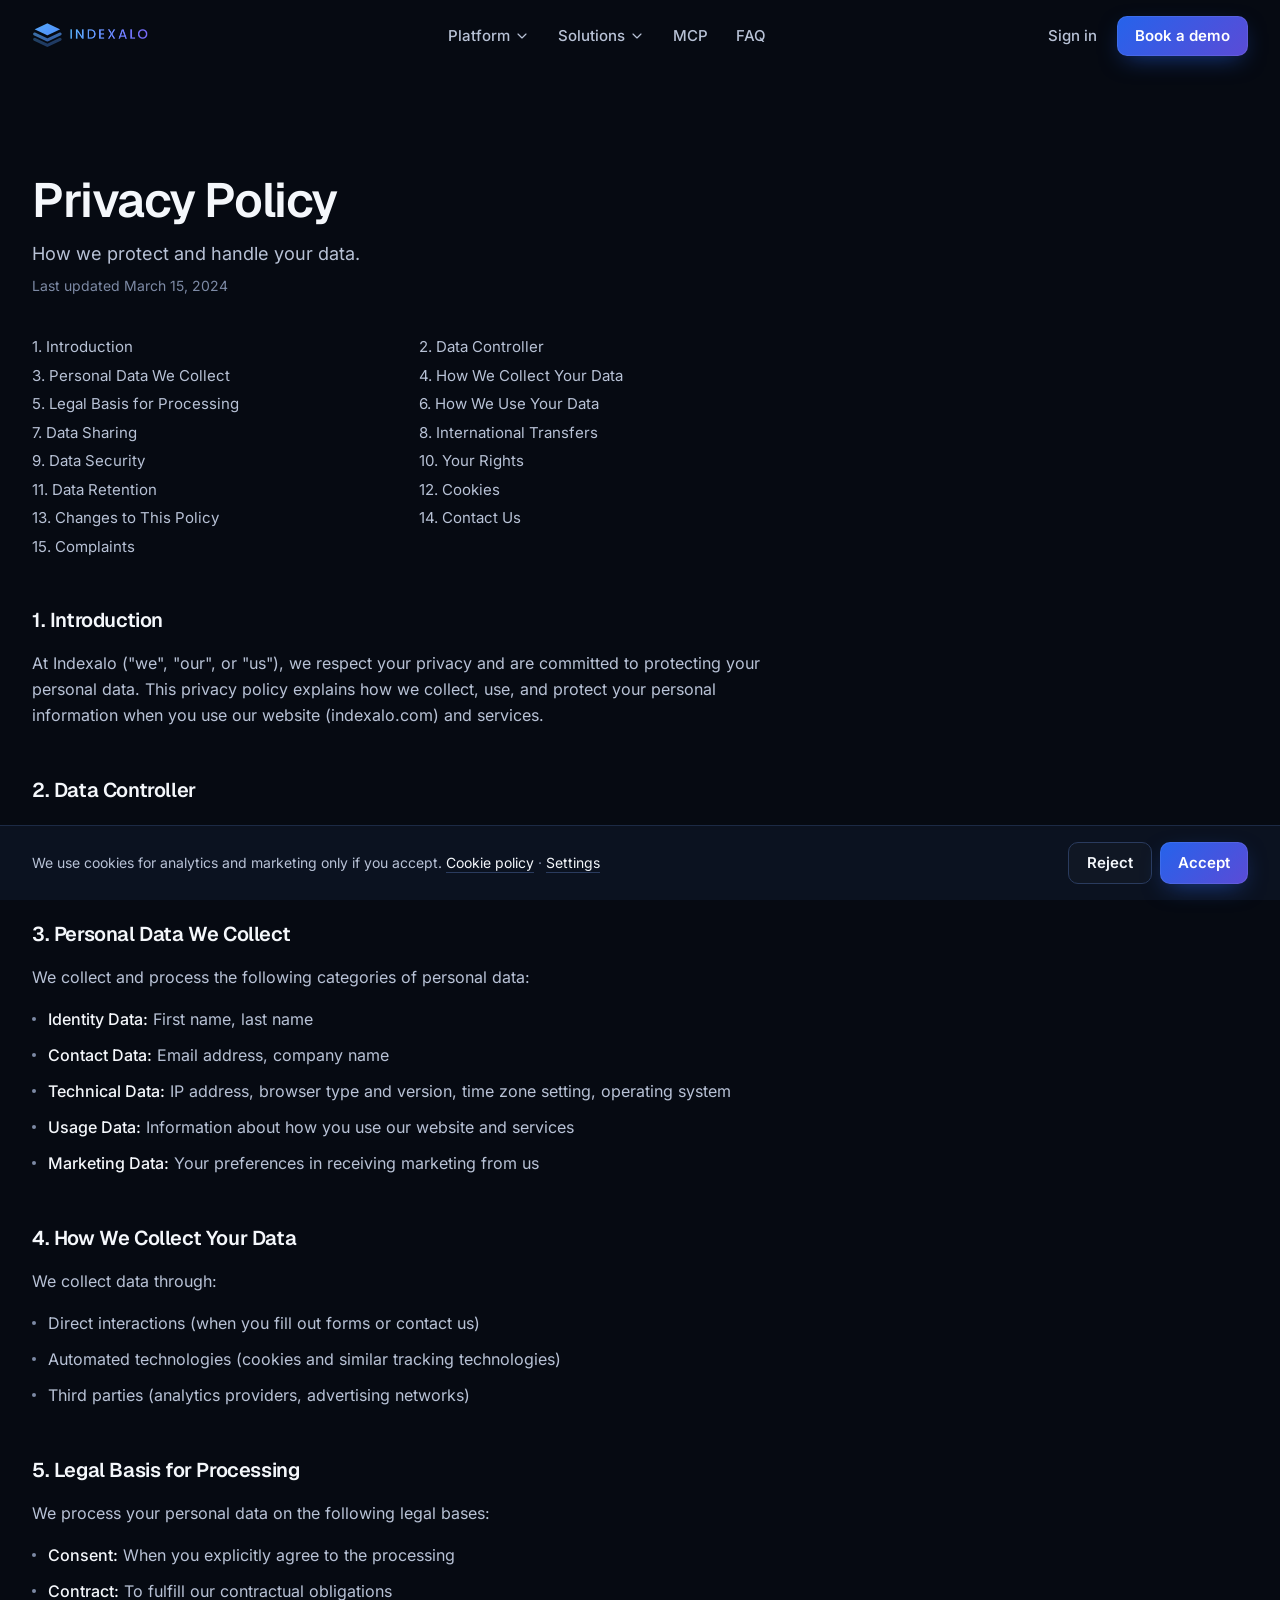
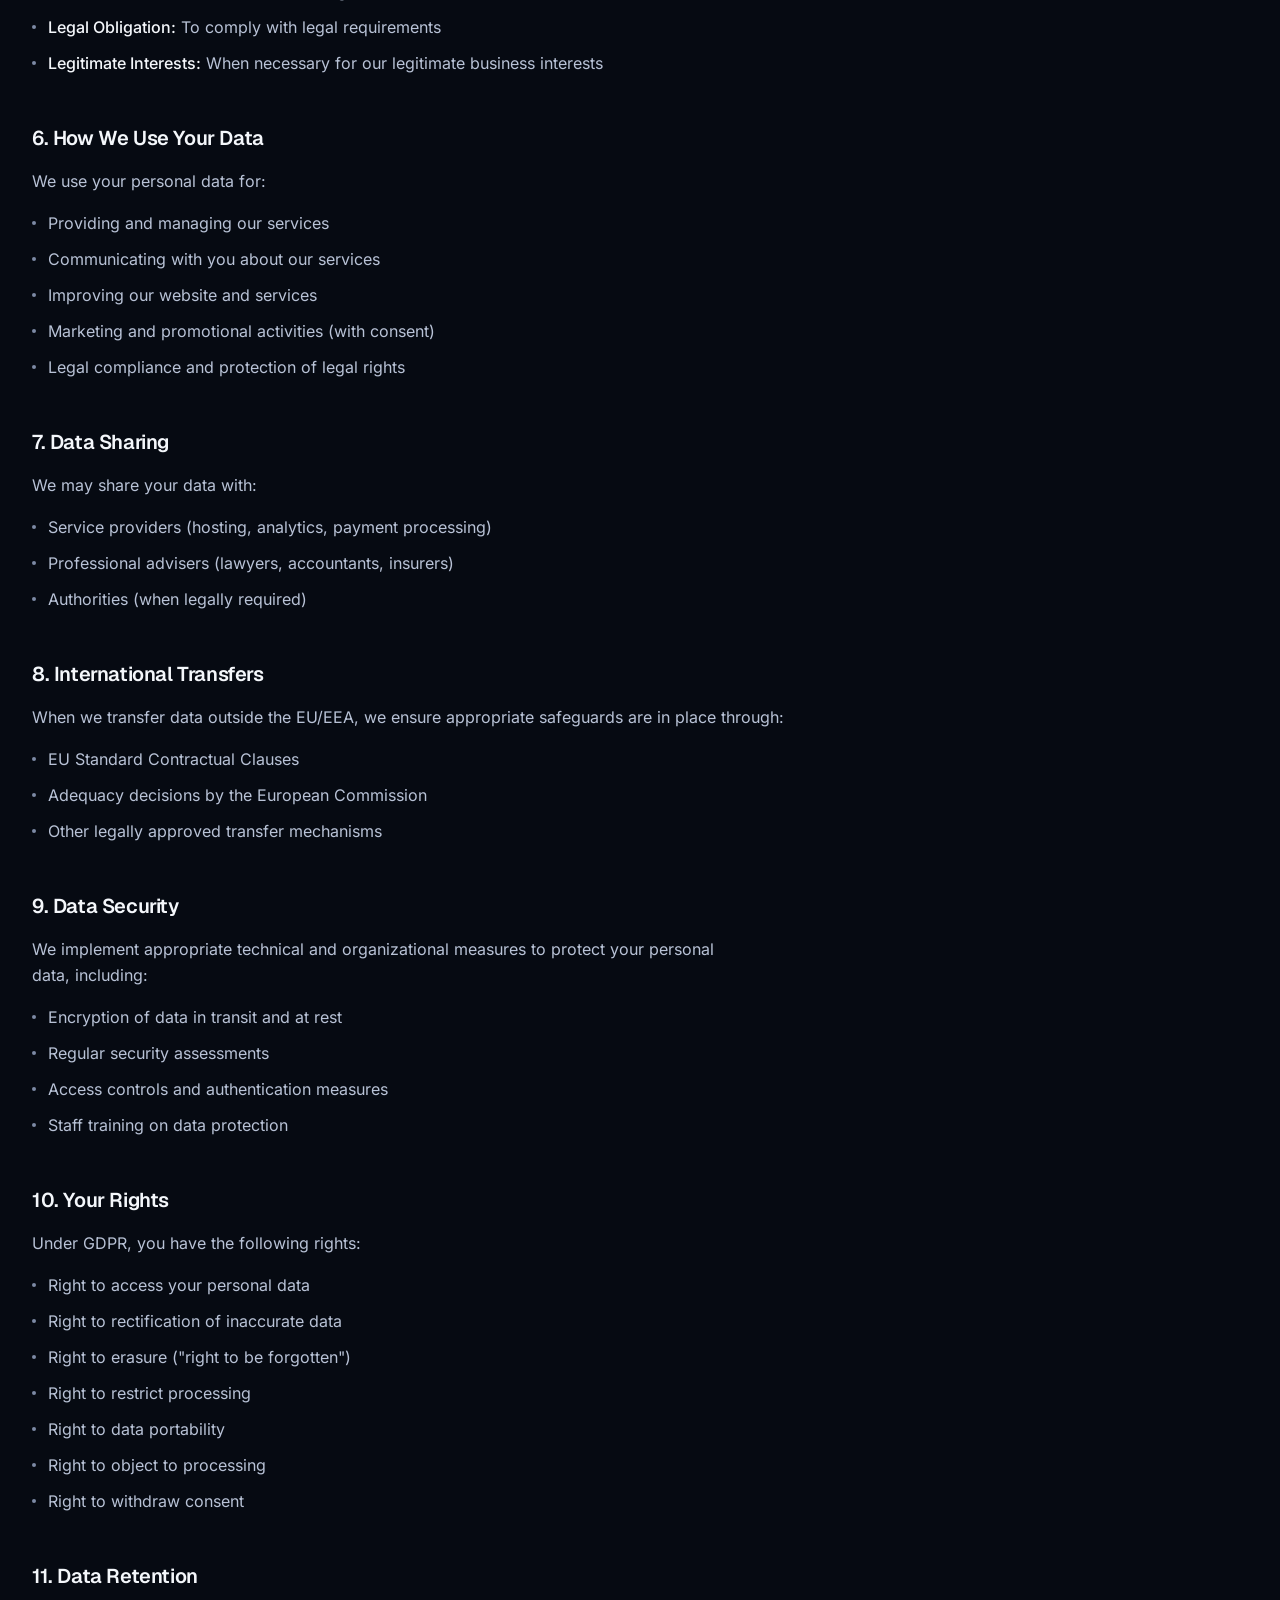
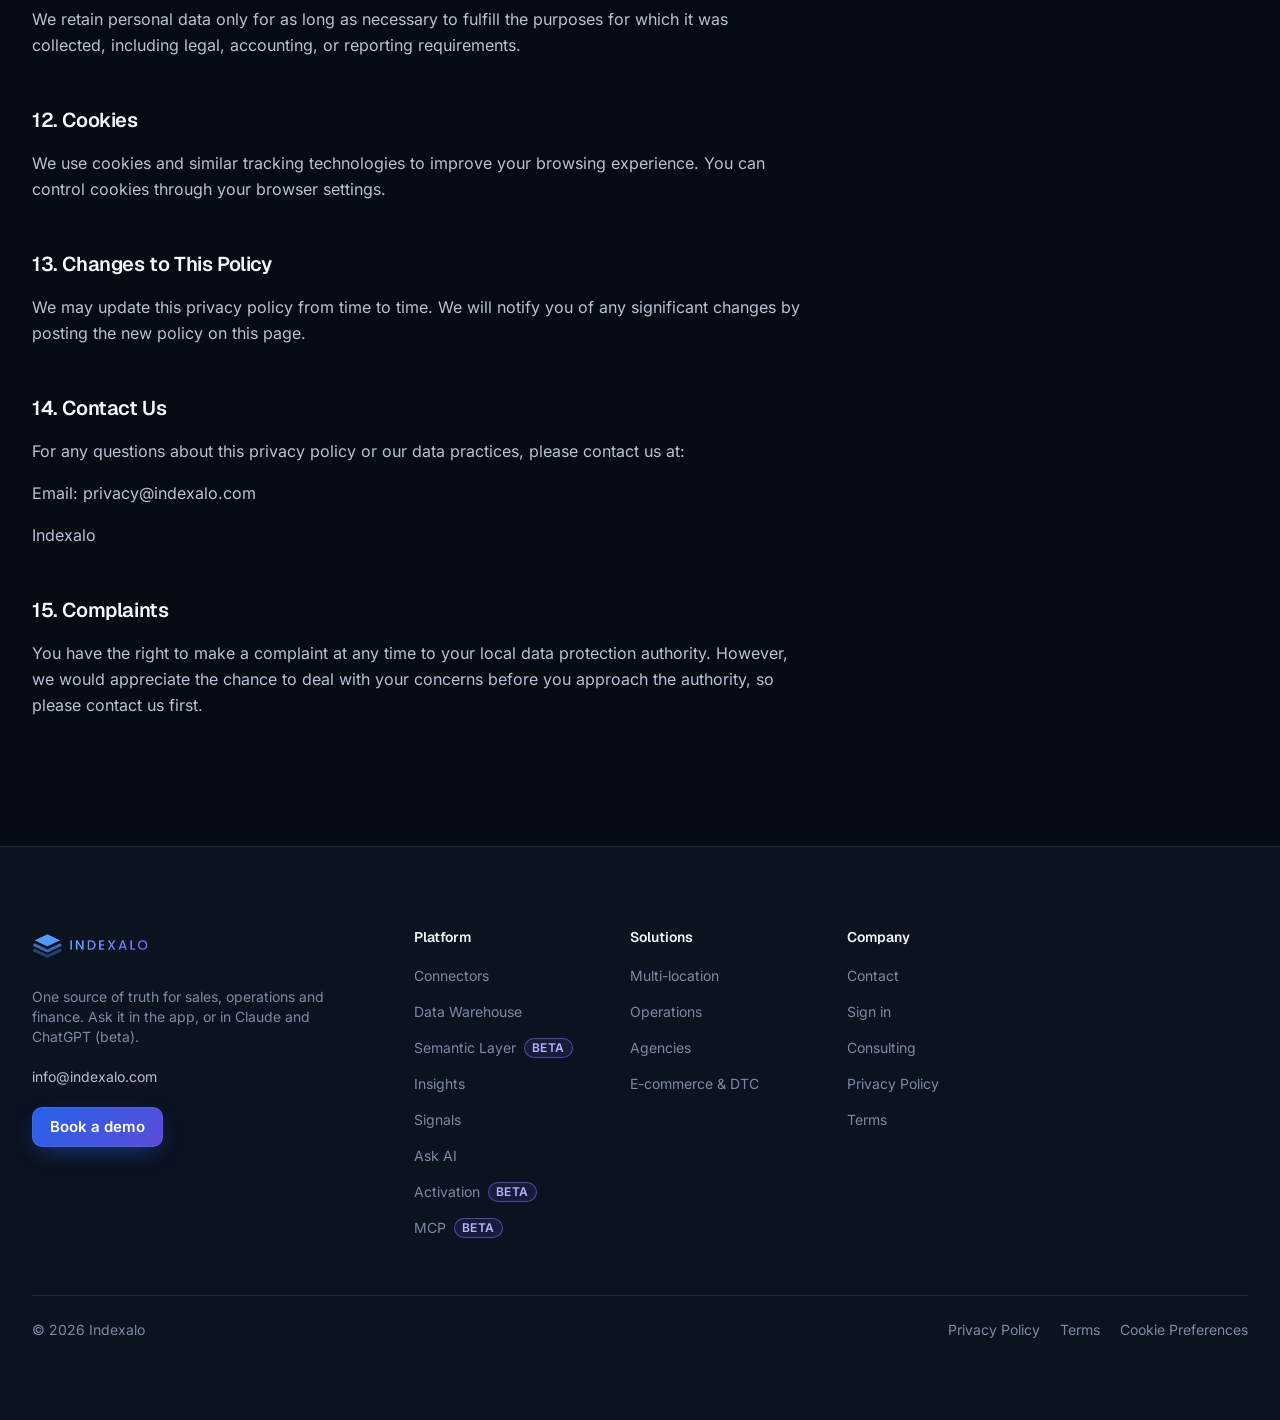
<file: privacy-policy.html>
<!DOCTYPE html><html lang="en"><head><meta charset="UTF-8"><meta name="viewport" content="width=device-width, initial-scale=1"><title>Privacy Policy | Indexalo</title><meta name="description" content="How Indexalo collects, uses and protects your personal data, and your rights under GDPR."><meta name="robots" content="noindex, nofollow"><link rel="canonical" href="https://indexalo.com/privacy-policy"><link rel="preload" as="font" type="font/woff2" href="/_astro/geist-latin-wght-normal.BgDaEnEv.woff2" crossorigin><link rel="preload" as="font" type="font/woff2" href="/_astro/inter-latin-wght-normal.Dx4kXJAl.woff2" crossorigin><link rel="icon" type="image/png" href="/images/favicon.png"><meta name="theme-color" content="#060a12"><meta property="og:type" content="website"><meta property="og:site_name" content="Indexalo"><meta property="og:title" content="Privacy Policy | Indexalo"><meta property="og:description" content="How Indexalo collects, uses and protects your personal data, and your rights under GDPR."><meta property="og:url" content="https://indexalo.com/privacy-policy"><meta property="og:image" content="https://indexalo.com/images/og.png"><meta property="og:image:width" content="1200"><meta property="og:image:height" content="630"><meta property="og:image:alt" content="Indexalo: Stop opening six tabs to answer one question."><meta property="og:locale" content="en_US"><meta name="twitter:card" content="summary_large_image"><!-- Before first paint: enable JS-only styles (scroll reveals) and hide an
         announcement the visitor already dismissed. --><script>(function(){const announceId = null;

      document.documentElement.classList.add('js');
      try {
        if (announceId && localStorage.getItem('announce:' + announceId)) {
          document.documentElement.dataset.announceHidden = announceId;
        }
      } catch (e) {}
    })();</script><!-- Consent defaults: nothing is tracked until the visitor opts in
         (see Consent.astro, which injects gtag.js / GTM on consent). --><script>
      window.dataLayer = window.dataLayer || [];
      function gtag() { dataLayer.push(arguments); }
      gtag('js', new Date());
      gtag('consent', 'default', { analytics_storage: 'denied', ad_storage: 'denied' });
    </script><link rel="stylesheet" href="/_astro/Base.CsW_WjfZ.css"></head><body class="min-h-dvh"><a href="#main" class="sr-only z-[70] rounded-lg bg-primary px-4 py-2 text-white focus:not-sr-only focus:fixed focus:top-3 focus:left-3">Skip to content</a><div class="fixed inset-x-0 top-0 z-50"><header id="site-header" class="group/header border-b border-transparent transition-colors duration-300 data-[scrolled]:border-line data-[scrolled]:bg-ink/80 data-[scrolled]:backdrop-blur-xl" data-astro-cid-wpvy4v7s><div class="container-x flex h-16 items-center justify-between gap-3 sm:gap-6 lg:h-[4.5rem]" data-astro-cid-wpvy4v7s><!-- HOME: /new while the redesign is in preview, / at go-live (src/data/site.ts). --><a href="/new" class="shrink-0" aria-label="Indexalo home" data-astro-cid-wpvy4v7s><img src="/images/indexalo_logo.webp" alt="Indexalo" width="293" height="80" class="h-8 w-auto min-[360px]:h-9 lg:h-10" data-astro-cid-wpvy4v7s></a><!-- Desktop --><nav class="hidden items-center gap-1 lg:flex" aria-label="Main" data-astro-cid-wpvy4v7s><div class="relative" data-menu data-astro-cid-wpvy4v7s><button type="button" class="nav-trigger" aria-expanded="false" aria-controls="menu-platform" data-astro-cid-wpvy4v7s>Platform <svg class="size-4 transition-transform" viewBox="0 0 24 24" fill="none" stroke="currentColor" stroke-width="1.75" stroke-linecap="round" stroke-linejoin="round" aria-hidden="true"><path d="m6 9 6 6 6-6"/></svg></button><div id="menu-platform" class="menu-panel w-[min(50rem,calc(100vw-4rem))]" hidden data-astro-cid-wpvy4v7s><div class="grid grid-cols-[1fr_14rem] gap-2" data-astro-cid-wpvy4v7s><ul class="grid grid-cols-2 gap-1" data-astro-cid-wpvy4v7s><li data-astro-cid-wpvy4v7s><a href="/new#connectors" class="menu-item" data-astro-cid-wpvy4v7s><span class="menu-icon" data-astro-cid-wpvy4v7s><svg class="size-5" viewBox="0 0 24 24" fill="none" stroke="currentColor" stroke-width="1.75" stroke-linecap="round" stroke-linejoin="round" aria-hidden="true"><path d="M9 2v5M15 2v5"/><path d="M6 7h12v4a6 6 0 0 1-12 0z"/><path d="M12 17v5"/></svg></span><span class="min-w-0" data-astro-cid-wpvy4v7s><span class="flex items-center gap-2 font-medium text-fg" data-astro-cid-wpvy4v7s>Connectors</span><span class="mt-0.5 block text-[0.8125rem] leading-snug text-fg-3" data-astro-cid-wpvy4v7s>CRM, ERP, store and accounting systems. What isn&#39;t built in, our team connects.</span></span></a></li><li data-astro-cid-wpvy4v7s><a href="/new#warehouse" class="menu-item" data-astro-cid-wpvy4v7s><span class="menu-icon" data-astro-cid-wpvy4v7s><svg class="size-5" viewBox="0 0 24 24" fill="none" stroke="currentColor" stroke-width="1.75" stroke-linecap="round" stroke-linejoin="round" aria-hidden="true"><ellipse cx="12" cy="5" rx="8" ry="3"/><path d="M4 5v6c0 1.66 3.58 3 8 3s8-1.34 8-3V5"/><path d="M4 11v6c0 1.66 3.58 3 8 3s8-1.34 8-3v-6"/></svg></span><span class="min-w-0" data-astro-cid-wpvy4v7s><span class="flex items-center gap-2 font-medium text-fg" data-astro-cid-wpvy4v7s>Data Warehouse</span><span class="mt-0.5 block text-[0.8125rem] leading-snug text-fg-3" data-astro-cid-wpvy4v7s>We host it for you, or you connect your own BigQuery.</span></span></a></li><li data-astro-cid-wpvy4v7s><a href="/new#semantic-layer" class="menu-item" data-astro-cid-wpvy4v7s><span class="menu-icon" data-astro-cid-wpvy4v7s><svg class="size-5" viewBox="0 0 24 24" fill="none" stroke="currentColor" stroke-width="1.75" stroke-linecap="round" stroke-linejoin="round" aria-hidden="true"><path d="M4 19.5V5a2 2 0 0 1 2-2h14v15H6.5A2.5 2.5 0 0 0 4 20.5 2.5 2.5 0 0 0 6.5 23H20"/><path d="m9 10 2 2 4-4"/></svg></span><span class="min-w-0" data-astro-cid-wpvy4v7s><span class="flex items-center gap-2 font-medium text-fg" data-astro-cid-wpvy4v7s>Semantic Layer<span class="beta-pill" title="In beta: available to early-access customers">Beta</span></span><span class="mt-0.5 block text-[0.8125rem] leading-snug text-fg-3" data-astro-cid-wpvy4v7s>Defining your own data is the hard part. We do it for you.</span></span></a></li><li data-astro-cid-wpvy4v7s><a href="/new#insights" class="menu-item" data-astro-cid-wpvy4v7s><span class="menu-icon" data-astro-cid-wpvy4v7s><svg class="size-5" viewBox="0 0 24 24" fill="none" stroke="currentColor" stroke-width="1.75" stroke-linecap="round" stroke-linejoin="round" aria-hidden="true"><path d="M3 3v18h18"/><path d="m7 15 4-5 3 3 5-6"/></svg></span><span class="min-w-0" data-astro-cid-wpvy4v7s><span class="flex items-center gap-2 font-medium text-fg" data-astro-cid-wpvy4v7s>Insights</span><span class="mt-0.5 block text-[0.8125rem] leading-snug text-fg-3" data-astro-cid-wpvy4v7s>Dashboards for sales, operations and finance, set up for you.</span></span></a></li><li data-astro-cid-wpvy4v7s><a href="/new#signals" class="menu-item" data-astro-cid-wpvy4v7s><span class="menu-icon" data-astro-cid-wpvy4v7s><svg class="size-5" viewBox="0 0 24 24" fill="none" stroke="currentColor" stroke-width="1.75" stroke-linecap="round" stroke-linejoin="round" aria-hidden="true"><path d="M2 12h4l3-8 4 16 3-8h6"/></svg></span><span class="min-w-0" data-astro-cid-wpvy4v7s><span class="flex items-center gap-2 font-medium text-fg" data-astro-cid-wpvy4v7s>Signals</span><span class="mt-0.5 block text-[0.8125rem] leading-snug text-fg-3" data-astro-cid-wpvy4v7s>Catches what changed: a store behind pace, stock running low, data that stopped.</span></span></a></li><li data-astro-cid-wpvy4v7s><a href="/new#ask-ai" class="menu-item" data-astro-cid-wpvy4v7s><span class="menu-icon" data-astro-cid-wpvy4v7s><svg class="size-5" viewBox="0 0 24 24" fill="none" stroke="currentColor" stroke-width="1.75" stroke-linecap="round" stroke-linejoin="round" aria-hidden="true"><path d="M12 3l1.9 5.1L19 10l-5.1 1.9L12 17l-1.9-5.1L5 10l5.1-1.9z"/><path d="M19 15l.8 2.2L22 18l-2.2.8L19 21l-.8-2.2L16 18l2.2-.8z"/></svg></span><span class="min-w-0" data-astro-cid-wpvy4v7s><span class="flex items-center gap-2 font-medium text-fg" data-astro-cid-wpvy4v7s>Ask AI</span><span class="mt-0.5 block text-[0.8125rem] leading-snug text-fg-3" data-astro-cid-wpvy4v7s>Ask in plain language. Answers come from your own numbers.</span></span></a></li><li data-astro-cid-wpvy4v7s><a href="/new#activation" class="menu-item" data-astro-cid-wpvy4v7s><span class="menu-icon" data-astro-cid-wpvy4v7s><svg class="size-5" viewBox="0 0 24 24" fill="none" stroke="currentColor" stroke-width="1.75" stroke-linecap="round" stroke-linejoin="round" aria-hidden="true"><path d="M22 2 11 13"/><path d="M22 2 15 22l-4-9-9-4z"/></svg></span><span class="min-w-0" data-astro-cid-wpvy4v7s><span class="flex items-center gap-2 font-medium text-fg" data-astro-cid-wpvy4v7s>Activation<span class="beta-pill" title="In beta: available to early-access customers">Beta</span></span><span class="mt-0.5 block text-[0.8125rem] leading-snug text-fg-3" data-astro-cid-wpvy4v7s>Alerts, reports and exports sent to the tools you work in.</span></span></a></li><li data-astro-cid-wpvy4v7s><a href="/new#mcp" class="menu-item" data-astro-cid-wpvy4v7s><span class="menu-icon" data-astro-cid-wpvy4v7s><svg class="size-5" viewBox="0 0 24 24" fill="none" stroke="currentColor" stroke-width="1.75" stroke-linecap="round" stroke-linejoin="round" aria-hidden="true"><path d="M4 9a2 2 0 0 1-2-2V5h6v2a2 2 0 0 1-2 2z"/><path d="M3 5V3M7 5V3"/><path d="M5 9v4a4 4 0 0 0 4 4h6a4 4 0 0 0 4-4v-2"/><path d="M17 11V7h4v4a2 2 0 0 1-2 2"/><path d="M18 7V3M20 7V3"/></svg></span><span class="min-w-0" data-astro-cid-wpvy4v7s><span class="flex items-center gap-2 font-medium text-fg" data-astro-cid-wpvy4v7s>MCP<span class="beta-pill" title="In beta: available to early-access customers">Beta</span></span><span class="mt-0.5 block text-[0.8125rem] leading-snug text-fg-3" data-astro-cid-wpvy4v7s>Your own data inside Claude and ChatGPT.</span></span></a></li></ul><a href="/new#platform" class="group relative flex flex-col justify-end overflow-hidden rounded-xl border border-line bg-ink-3 p-4" data-astro-cid-wpvy4v7s><div class="glow-accent pointer-events-none absolute -top-16 -right-16 size-48" data-astro-cid-wpvy4v7s></div><div class="bg-dots pointer-events-none absolute inset-0" data-astro-cid-wpvy4v7s></div><p class="relative font-display text-lg leading-tight font-semibold text-fg" data-astro-cid-wpvy4v7s>One loop, from raw data to action.</p><span class="relative mt-3 inline-flex items-center gap-1 text-sm text-primary" data-astro-cid-wpvy4v7s>See the platform <svg class="size-4 transition-transform group-hover:translate-x-0.5" viewBox="0 0 24 24" fill="none" stroke="currentColor" stroke-width="1.75" stroke-linecap="round" stroke-linejoin="round" aria-hidden="true"><path d="M5 12h14M13 6l6 6-6 6"/></svg></span></a></div></div></div><div class="relative" data-menu data-astro-cid-wpvy4v7s><button type="button" class="nav-trigger" aria-expanded="false" aria-controls="menu-solutions" data-astro-cid-wpvy4v7s>Solutions <svg class="size-4 transition-transform" viewBox="0 0 24 24" fill="none" stroke="currentColor" stroke-width="1.75" stroke-linecap="round" stroke-linejoin="round" aria-hidden="true"><path d="m6 9 6 6 6-6"/></svg></button><div id="menu-solutions" class="menu-panel w-[24rem]" hidden data-astro-cid-wpvy4v7s><ul class="grid gap-1" data-astro-cid-wpvy4v7s><li data-astro-cid-wpvy4v7s><a href="/new#solutions" data-solution="multi-location" class="menu-item" data-astro-cid-wpvy4v7s><span class="menu-icon" data-astro-cid-wpvy4v7s><svg class="size-5" viewBox="0 0 24 24" fill="none" stroke="currentColor" stroke-width="1.75" stroke-linecap="round" stroke-linejoin="round" aria-hidden="true"><path d="M12 22s7-6.2 7-12a7 7 0 0 0-14 0c0 5.8 7 12 7 12z"/><circle cx="12" cy="10" r="2.5"/></svg></span><span data-astro-cid-wpvy4v7s><span class="block font-medium text-fg" data-astro-cid-wpvy4v7s>Multi-location</span><span class="mt-0.5 block text-[0.8125rem] leading-snug text-fg-3" data-astro-cid-wpvy4v7s>Sales by location against target, and the reviews behind them.</span></span></a></li><li data-astro-cid-wpvy4v7s><a href="/new#solutions" data-solution="operations" class="menu-item" data-astro-cid-wpvy4v7s><span class="menu-icon" data-astro-cid-wpvy4v7s><svg class="size-5" viewBox="0 0 24 24" fill="none" stroke="currentColor" stroke-width="1.75" stroke-linecap="round" stroke-linejoin="round" aria-hidden="true"><path d="M2 12h4l3-8 4 16 3-8h6"/></svg></span><span data-astro-cid-wpvy4v7s><span class="block font-medium text-fg" data-astro-cid-wpvy4v7s>Operations</span><span class="mt-0.5 block text-[0.8125rem] leading-snug text-fg-3" data-astro-cid-wpvy4v7s>Stock cover, supplier lead times and late orders in one view.</span></span></a></li><li data-astro-cid-wpvy4v7s><a href="/new#solutions" data-solution="agencies" class="menu-item" data-astro-cid-wpvy4v7s><span class="menu-icon" data-astro-cid-wpvy4v7s><svg class="size-5" viewBox="0 0 24 24" fill="none" stroke="currentColor" stroke-width="1.75" stroke-linecap="round" stroke-linejoin="round" aria-hidden="true"><rect x="4" y="2" width="16" height="20" rx="2"/><path d="M9 22v-4h6v4M8 6h.01M12 6h.01M16 6h.01M8 10h.01M12 10h.01M16 10h.01M8 14h.01M12 14h.01M16 14h.01"/></svg></span><span data-astro-cid-wpvy4v7s><span class="block font-medium text-fg" data-astro-cid-wpvy4v7s>Agencies</span><span class="mt-0.5 block text-[0.8125rem] leading-snug text-fg-3" data-astro-cid-wpvy4v7s>Scheduled client reports, built from their own data.</span></span></a></li><li data-astro-cid-wpvy4v7s><a href="/new#solutions" data-solution="ecommerce" class="menu-item" data-astro-cid-wpvy4v7s><span class="menu-icon" data-astro-cid-wpvy4v7s><svg class="size-5" viewBox="0 0 24 24" fill="none" stroke="currentColor" stroke-width="1.75" stroke-linecap="round" stroke-linejoin="round" aria-hidden="true"><circle cx="9" cy="20" r="1.5"/><circle cx="18" cy="20" r="1.5"/><path d="M2 3h3l2.7 12.4a2 2 0 0 0 2 1.6h8.4a2 2 0 0 0 2-1.5L22 7H6"/></svg></span><span data-astro-cid-wpvy4v7s><span class="block font-medium text-fg" data-astro-cid-wpvy4v7s>E-commerce &amp; DTC</span><span class="mt-0.5 block text-[0.8125rem] leading-snug text-fg-3" data-astro-cid-wpvy4v7s>Orders, margin and repeat customers by channel.</span></span></a></li></ul></div></div><a href="/new#assistants" class="nav-trigger" data-astro-cid-wpvy4v7s>MCP</a><a href="/new#faq" class="nav-trigger" data-astro-cid-wpvy4v7s>FAQ</a></nav><div class="hidden items-center gap-2 lg:flex" data-astro-cid-wpvy4v7s><a href="https://app.indexalo.com" class="nav-trigger" data-astro-cid-wpvy4v7s>Sign in</a><a href="/new#contact" class="btn btn-primary" data-astro-cid-wpvy4v7s>Book a demo</a></div><!-- Mobile: the primary action stays one tap away beside the menu. Under
         360px the logo and button shrink so the menu button stays on screen. --><a href="/new#contact" class="btn btn-primary ml-auto mr-1 px-3 py-2 text-[0.8125rem] whitespace-nowrap min-[360px]:px-3.5 min-[360px]:text-sm lg:hidden" data-astro-cid-wpvy4v7s>Book a demo</a><button type="button" id="mobile-toggle" popovertarget="mobile-menu" class="-mr-2 rounded-lg p-2 text-fg-2 hover:text-fg lg:hidden" aria-expanded="false" aria-controls="mobile-menu" aria-label="Open menu" data-astro-cid-wpvy4v7s><svg class="size-6" viewBox="0 0 24 24" fill="none" stroke="currentColor" stroke-width="1.75" stroke-linecap="round" stroke-linejoin="round" aria-hidden="true"><path d="M4 6h16M4 12h16M4 18h16"/></svg></button></div></header><!-- Outside <header>: the header's backdrop-filter would otherwise become the
     containing block for this fixed drawer. --><div id="mobile-menu" popover role="dialog" aria-modal="true" aria-label="Menu" class="m-0 h-dvh max-h-none w-full max-w-none overflow-y-auto border-0 bg-ink p-0 text-fg lg:hidden" data-astro-cid-wpvy4v7s><div class="container-x flex h-16 items-center justify-between" data-astro-cid-wpvy4v7s><img src="/images/indexalo_logo.webp" alt="Indexalo" width="293" height="80" class="h-9 w-auto" data-astro-cid-wpvy4v7s><button type="button" id="mobile-close" popovertarget="mobile-menu" popovertargetaction="hide" class="-mr-2 rounded-lg p-2 text-fg-2 hover:text-fg" aria-label="Close menu" data-astro-cid-wpvy4v7s><svg class="size-6" viewBox="0 0 24 24" fill="none" stroke="currentColor" stroke-width="1.75" stroke-linecap="round" stroke-linejoin="round" aria-hidden="true"><path d="M18 6 6 18M6 6l12 12"/></svg></button></div><nav class="container-x pb-10" aria-label="Mobile" data-astro-cid-wpvy4v7s><details class="mobile-group" open data-astro-cid-wpvy4v7s><summary data-astro-cid-wpvy4v7s>Platform <svg class="size-5" viewBox="0 0 24 24" fill="none" stroke="currentColor" stroke-width="1.75" stroke-linecap="round" stroke-linejoin="round" aria-hidden="true"><path d="m6 9 6 6 6-6"/></svg></summary><ul class="pb-2" data-astro-cid-wpvy4v7s><li data-astro-cid-wpvy4v7s><a href="/new#connectors" class="flex items-center gap-3 py-2.5 text-fg-2" data-astro-cid-wpvy4v7s><span class="menu-icon" data-astro-cid-wpvy4v7s><svg class="size-5" viewBox="0 0 24 24" fill="none" stroke="currentColor" stroke-width="1.75" stroke-linecap="round" stroke-linejoin="round" aria-hidden="true"><path d="M9 2v5M15 2v5"/><path d="M6 7h12v4a6 6 0 0 1-12 0z"/><path d="M12 17v5"/></svg></span><span data-astro-cid-wpvy4v7s>Connectors</span></a></li><li data-astro-cid-wpvy4v7s><a href="/new#warehouse" class="flex items-center gap-3 py-2.5 text-fg-2" data-astro-cid-wpvy4v7s><span class="menu-icon" data-astro-cid-wpvy4v7s><svg class="size-5" viewBox="0 0 24 24" fill="none" stroke="currentColor" stroke-width="1.75" stroke-linecap="round" stroke-linejoin="round" aria-hidden="true"><ellipse cx="12" cy="5" rx="8" ry="3"/><path d="M4 5v6c0 1.66 3.58 3 8 3s8-1.34 8-3V5"/><path d="M4 11v6c0 1.66 3.58 3 8 3s8-1.34 8-3v-6"/></svg></span><span data-astro-cid-wpvy4v7s>Data Warehouse</span></a></li><li data-astro-cid-wpvy4v7s><a href="/new#semantic-layer" class="flex items-center gap-3 py-2.5 text-fg-2" data-astro-cid-wpvy4v7s><span class="menu-icon" data-astro-cid-wpvy4v7s><svg class="size-5" viewBox="0 0 24 24" fill="none" stroke="currentColor" stroke-width="1.75" stroke-linecap="round" stroke-linejoin="round" aria-hidden="true"><path d="M4 19.5V5a2 2 0 0 1 2-2h14v15H6.5A2.5 2.5 0 0 0 4 20.5 2.5 2.5 0 0 0 6.5 23H20"/><path d="m9 10 2 2 4-4"/></svg></span><span data-astro-cid-wpvy4v7s>Semantic Layer</span><span class="beta-pill" title="In beta: available to early-access customers">Beta</span></a></li><li data-astro-cid-wpvy4v7s><a href="/new#insights" class="flex items-center gap-3 py-2.5 text-fg-2" data-astro-cid-wpvy4v7s><span class="menu-icon" data-astro-cid-wpvy4v7s><svg class="size-5" viewBox="0 0 24 24" fill="none" stroke="currentColor" stroke-width="1.75" stroke-linecap="round" stroke-linejoin="round" aria-hidden="true"><path d="M3 3v18h18"/><path d="m7 15 4-5 3 3 5-6"/></svg></span><span data-astro-cid-wpvy4v7s>Insights</span></a></li><li data-astro-cid-wpvy4v7s><a href="/new#signals" class="flex items-center gap-3 py-2.5 text-fg-2" data-astro-cid-wpvy4v7s><span class="menu-icon" data-astro-cid-wpvy4v7s><svg class="size-5" viewBox="0 0 24 24" fill="none" stroke="currentColor" stroke-width="1.75" stroke-linecap="round" stroke-linejoin="round" aria-hidden="true"><path d="M2 12h4l3-8 4 16 3-8h6"/></svg></span><span data-astro-cid-wpvy4v7s>Signals</span></a></li><li data-astro-cid-wpvy4v7s><a href="/new#ask-ai" class="flex items-center gap-3 py-2.5 text-fg-2" data-astro-cid-wpvy4v7s><span class="menu-icon" data-astro-cid-wpvy4v7s><svg class="size-5" viewBox="0 0 24 24" fill="none" stroke="currentColor" stroke-width="1.75" stroke-linecap="round" stroke-linejoin="round" aria-hidden="true"><path d="M12 3l1.9 5.1L19 10l-5.1 1.9L12 17l-1.9-5.1L5 10l5.1-1.9z"/><path d="M19 15l.8 2.2L22 18l-2.2.8L19 21l-.8-2.2L16 18l2.2-.8z"/></svg></span><span data-astro-cid-wpvy4v7s>Ask AI</span></a></li><li data-astro-cid-wpvy4v7s><a href="/new#activation" class="flex items-center gap-3 py-2.5 text-fg-2" data-astro-cid-wpvy4v7s><span class="menu-icon" data-astro-cid-wpvy4v7s><svg class="size-5" viewBox="0 0 24 24" fill="none" stroke="currentColor" stroke-width="1.75" stroke-linecap="round" stroke-linejoin="round" aria-hidden="true"><path d="M22 2 11 13"/><path d="M22 2 15 22l-4-9-9-4z"/></svg></span><span data-astro-cid-wpvy4v7s>Activation</span><span class="beta-pill" title="In beta: available to early-access customers">Beta</span></a></li><li data-astro-cid-wpvy4v7s><a href="/new#mcp" class="flex items-center gap-3 py-2.5 text-fg-2" data-astro-cid-wpvy4v7s><span class="menu-icon" data-astro-cid-wpvy4v7s><svg class="size-5" viewBox="0 0 24 24" fill="none" stroke="currentColor" stroke-width="1.75" stroke-linecap="round" stroke-linejoin="round" aria-hidden="true"><path d="M4 9a2 2 0 0 1-2-2V5h6v2a2 2 0 0 1-2 2z"/><path d="M3 5V3M7 5V3"/><path d="M5 9v4a4 4 0 0 0 4 4h6a4 4 0 0 0 4-4v-2"/><path d="M17 11V7h4v4a2 2 0 0 1-2 2"/><path d="M18 7V3M20 7V3"/></svg></span><span data-astro-cid-wpvy4v7s>MCP</span><span class="beta-pill" title="In beta: available to early-access customers">Beta</span></a></li></ul></details><details class="mobile-group" data-astro-cid-wpvy4v7s><summary data-astro-cid-wpvy4v7s>Solutions <svg class="size-5" viewBox="0 0 24 24" fill="none" stroke="currentColor" stroke-width="1.75" stroke-linecap="round" stroke-linejoin="round" aria-hidden="true"><path d="m6 9 6 6 6-6"/></svg></summary><ul class="pb-2" data-astro-cid-wpvy4v7s><li data-astro-cid-wpvy4v7s><a href="/new#solutions" class="flex items-center gap-3 py-2.5 text-fg-2" data-astro-cid-wpvy4v7s><span class="menu-icon" data-astro-cid-wpvy4v7s><svg class="size-5" viewBox="0 0 24 24" fill="none" stroke="currentColor" stroke-width="1.75" stroke-linecap="round" stroke-linejoin="round" aria-hidden="true"><path d="M12 22s7-6.2 7-12a7 7 0 0 0-14 0c0 5.8 7 12 7 12z"/><circle cx="12" cy="10" r="2.5"/></svg></span>Multi-location</a></li><li data-astro-cid-wpvy4v7s><a href="/new#solutions" class="flex items-center gap-3 py-2.5 text-fg-2" data-astro-cid-wpvy4v7s><span class="menu-icon" data-astro-cid-wpvy4v7s><svg class="size-5" viewBox="0 0 24 24" fill="none" stroke="currentColor" stroke-width="1.75" stroke-linecap="round" stroke-linejoin="round" aria-hidden="true"><path d="M2 12h4l3-8 4 16 3-8h6"/></svg></span>Operations</a></li><li data-astro-cid-wpvy4v7s><a href="/new#solutions" class="flex items-center gap-3 py-2.5 text-fg-2" data-astro-cid-wpvy4v7s><span class="menu-icon" data-astro-cid-wpvy4v7s><svg class="size-5" viewBox="0 0 24 24" fill="none" stroke="currentColor" stroke-width="1.75" stroke-linecap="round" stroke-linejoin="round" aria-hidden="true"><rect x="4" y="2" width="16" height="20" rx="2"/><path d="M9 22v-4h6v4M8 6h.01M12 6h.01M16 6h.01M8 10h.01M12 10h.01M16 10h.01M8 14h.01M12 14h.01M16 14h.01"/></svg></span>Agencies</a></li><li data-astro-cid-wpvy4v7s><a href="/new#solutions" class="flex items-center gap-3 py-2.5 text-fg-2" data-astro-cid-wpvy4v7s><span class="menu-icon" data-astro-cid-wpvy4v7s><svg class="size-5" viewBox="0 0 24 24" fill="none" stroke="currentColor" stroke-width="1.75" stroke-linecap="round" stroke-linejoin="round" aria-hidden="true"><circle cx="9" cy="20" r="1.5"/><circle cx="18" cy="20" r="1.5"/><path d="M2 3h3l2.7 12.4a2 2 0 0 0 2 1.6h8.4a2 2 0 0 0 2-1.5L22 7H6"/></svg></span>E-commerce &amp; DTC</a></li></ul></details><a href="/new#assistants" class="mobile-link" data-astro-cid-wpvy4v7s>MCP</a><a href="/new#faq" class="mobile-link" data-astro-cid-wpvy4v7s>FAQ</a><a href="https://app.indexalo.com" class="mobile-link" data-astro-cid-wpvy4v7s>Sign in</a><a href="/new#contact" class="btn btn-primary mt-6 w-full" data-astro-cid-wpvy4v7s>Book a demo</a></nav></div><script type="module">var e=document.getElementById(`site-header`),t=()=>e.toggleAttribute(`data-scrolled`,window.scrollY>8);t(),window.addEventListener(`scroll`,t,{passive:!0});var n=[...document.querySelectorAll(`[data-menu]`)],r=(e,t)=>{let n=e.querySelector(`button[aria-expanded]`),r=e.querySelector(`.menu-panel`);n.setAttribute(`aria-expanded`,String(t)),r.hidden=!t},i=e=>n.forEach(t=>t!==e&&r(t,!1));n.forEach(e=>{let t=e.querySelector(`button[aria-expanded]`),n,a=0;t.addEventListener(`click`,()=>{if(performance.now()-a<600)return;let n=t.getAttribute(`aria-expanded`)!==`true`;i(e),r(e,n)}),e.addEventListener(`pointerenter`,o=>{o.pointerType===`mouse`&&(clearTimeout(n),i(e),t.getAttribute(`aria-expanded`)!==`true`&&(a=performance.now()),r(e,!0))}),e.addEventListener(`pointerleave`,t=>{t.pointerType===`mouse`&&(n=window.setTimeout(()=>r(e,!1),120))}),e.addEventListener(`focusout`,t=>{e.contains(t.relatedTarget)||r(e,!1)})}),document.addEventListener(`click`,e=>{n.some(t=>t.contains(e.target))||i()}),document.addEventListener(`keydown`,e=>{if(e.key!==`Escape`)return;let t=n.find(e=>e.querySelector(`[aria-expanded="true"]`));t&&(r(t,!1),t.querySelector(`button`).focus())});var a=document.getElementById(`mobile-menu`),o=document.getElementById(`mobile-toggle`),s=()=>[e,document.querySelector(`[data-announce]`),document.querySelector(`a[href="#main"]`),document.getElementById(`main`),document.querySelector(`footer`)];a.addEventListener(`toggle`,e=>{let t=e.newState===`open`;o.setAttribute(`aria-expanded`,String(t)),document.documentElement.style.overflow=t?`hidden`:``,s().forEach(e=>{e&&(e.inert=t)}),t?document.getElementById(`mobile-close`).focus():o.focus()}),a.addEventListener(`click`,e=>{e.target.closest(`a`)&&a.hidePopover()});</script></div><main id="main"><div class="container-x pt-36 pb-24 sm:pt-44 sm:pb-32"><div class="max-w-3xl"><h1 class="section-title">Privacy Policy</h1><p class="mt-4 text-lg text-fg-2">How we protect and handle your data.</p><p class="mt-2 text-sm text-fg-3">Last updated March 15, 2024</p><nav class="mt-10" aria-label="On this page"><ol class="grid gap-1.5 text-[0.9375rem] sm:grid-cols-2"><li><a href="#introduction" class="text-fg-2 hover:text-fg">1. Introduction</a></li><li><a href="#data-controller" class="text-fg-2 hover:text-fg">2. Data Controller</a></li><li><a href="#personal-data-we-collect" class="text-fg-2 hover:text-fg">3. Personal Data We Collect</a></li><li><a href="#how-we-collect-your-data" class="text-fg-2 hover:text-fg">4. How We Collect Your Data</a></li><li><a href="#legal-basis-for-processing" class="text-fg-2 hover:text-fg">5. Legal Basis for Processing</a></li><li><a href="#how-we-use-your-data" class="text-fg-2 hover:text-fg">6. How We Use Your Data</a></li><li><a href="#data-sharing" class="text-fg-2 hover:text-fg">7. Data Sharing</a></li><li><a href="#international-transfers" class="text-fg-2 hover:text-fg">8. International Transfers</a></li><li><a href="#data-security" class="text-fg-2 hover:text-fg">9. Data Security</a></li><li><a href="#your-rights" class="text-fg-2 hover:text-fg">10. Your Rights</a></li><li><a href="#data-retention" class="text-fg-2 hover:text-fg">11. Data Retention</a></li><li><a href="#cookies" class="text-fg-2 hover:text-fg">12. Cookies</a></li><li><a href="#changes-to-this-policy" class="text-fg-2 hover:text-fg">13. Changes to This Policy</a></li><li><a href="#contact-us" class="text-fg-2 hover:text-fg">14. Contact Us</a></li><li><a href="#complaints" class="text-fg-2 hover:text-fg">15. Complaints</a></li></ol></nav><section id="introduction" class="mt-12 scroll-mt-28" aria-labelledby="introduction-title"><h2 id="introduction-title" class="text-xl font-semibold tracking-[-0.02em] text-fg">1. Introduction</h2><p class="mt-4 text-[1rem] leading-relaxed text-pretty text-fg-2">At Indexalo (&quot;we&quot;, &quot;our&quot;, or &quot;us&quot;), we respect your privacy and are committed to protecting your personal data. This privacy policy explains how we collect, use, and protect your personal information when you use our website (indexalo.com) and services.</p></section><section id="data-controller" class="mt-12 scroll-mt-28" aria-labelledby="data-controller-title"><h2 id="data-controller-title" class="text-xl font-semibold tracking-[-0.02em] text-fg">2. Data Controller</h2><p class="mt-4 text-[1rem] leading-relaxed text-pretty text-fg-2">Indexalo is the data controller responsible for your personal data. For all data protection matters, please contact us at privacy@indexalo.com.</p></section><section id="personal-data-we-collect" class="mt-12 scroll-mt-28" aria-labelledby="personal-data-we-collect-title"><h2 id="personal-data-we-collect-title" class="text-xl font-semibold tracking-[-0.02em] text-fg">3. Personal Data We Collect</h2><p class="mt-4 text-[1rem] leading-relaxed text-pretty text-fg-2">We collect and process the following categories of personal data:</p><ul class="mt-4 space-y-2.5 text-[1rem] leading-relaxed text-fg-2"><li class="flex gap-3"><span class="mt-[0.7em] size-1 shrink-0 rounded-full bg-fg-3" aria-hidden="true"></span><span><span class="font-medium text-fg">Identity Data:</span> First name, last name</span></li><li class="flex gap-3"><span class="mt-[0.7em] size-1 shrink-0 rounded-full bg-fg-3" aria-hidden="true"></span><span><span class="font-medium text-fg">Contact Data:</span> Email address, company name</span></li><li class="flex gap-3"><span class="mt-[0.7em] size-1 shrink-0 rounded-full bg-fg-3" aria-hidden="true"></span><span><span class="font-medium text-fg">Technical Data:</span> IP address, browser type and version, time zone setting, operating system</span></li><li class="flex gap-3"><span class="mt-[0.7em] size-1 shrink-0 rounded-full bg-fg-3" aria-hidden="true"></span><span><span class="font-medium text-fg">Usage Data:</span> Information about how you use our website and services</span></li><li class="flex gap-3"><span class="mt-[0.7em] size-1 shrink-0 rounded-full bg-fg-3" aria-hidden="true"></span><span><span class="font-medium text-fg">Marketing Data:</span> Your preferences in receiving marketing from us</span></li></ul></section><section id="how-we-collect-your-data" class="mt-12 scroll-mt-28" aria-labelledby="how-we-collect-your-data-title"><h2 id="how-we-collect-your-data-title" class="text-xl font-semibold tracking-[-0.02em] text-fg">4. How We Collect Your Data</h2><p class="mt-4 text-[1rem] leading-relaxed text-pretty text-fg-2">We collect data through:</p><ul class="mt-4 space-y-2.5 text-[1rem] leading-relaxed text-fg-2"><li class="flex gap-3"><span class="mt-[0.7em] size-1 shrink-0 rounded-full bg-fg-3" aria-hidden="true"></span><span>Direct interactions (when you fill out forms or contact us)</span></li><li class="flex gap-3"><span class="mt-[0.7em] size-1 shrink-0 rounded-full bg-fg-3" aria-hidden="true"></span><span>Automated technologies (cookies and similar tracking technologies)</span></li><li class="flex gap-3"><span class="mt-[0.7em] size-1 shrink-0 rounded-full bg-fg-3" aria-hidden="true"></span><span>Third parties (analytics providers, advertising networks)</span></li></ul></section><section id="legal-basis-for-processing" class="mt-12 scroll-mt-28" aria-labelledby="legal-basis-for-processing-title"><h2 id="legal-basis-for-processing-title" class="text-xl font-semibold tracking-[-0.02em] text-fg">5. Legal Basis for Processing</h2><p class="mt-4 text-[1rem] leading-relaxed text-pretty text-fg-2">We process your personal data on the following legal bases:</p><ul class="mt-4 space-y-2.5 text-[1rem] leading-relaxed text-fg-2"><li class="flex gap-3"><span class="mt-[0.7em] size-1 shrink-0 rounded-full bg-fg-3" aria-hidden="true"></span><span><span class="font-medium text-fg">Consent:</span> When you explicitly agree to the processing</span></li><li class="flex gap-3"><span class="mt-[0.7em] size-1 shrink-0 rounded-full bg-fg-3" aria-hidden="true"></span><span><span class="font-medium text-fg">Contract:</span> To fulfill our contractual obligations</span></li><li class="flex gap-3"><span class="mt-[0.7em] size-1 shrink-0 rounded-full bg-fg-3" aria-hidden="true"></span><span><span class="font-medium text-fg">Legal Obligation:</span> To comply with legal requirements</span></li><li class="flex gap-3"><span class="mt-[0.7em] size-1 shrink-0 rounded-full bg-fg-3" aria-hidden="true"></span><span><span class="font-medium text-fg">Legitimate Interests:</span> When necessary for our legitimate business interests</span></li></ul></section><section id="how-we-use-your-data" class="mt-12 scroll-mt-28" aria-labelledby="how-we-use-your-data-title"><h2 id="how-we-use-your-data-title" class="text-xl font-semibold tracking-[-0.02em] text-fg">6. How We Use Your Data</h2><p class="mt-4 text-[1rem] leading-relaxed text-pretty text-fg-2">We use your personal data for:</p><ul class="mt-4 space-y-2.5 text-[1rem] leading-relaxed text-fg-2"><li class="flex gap-3"><span class="mt-[0.7em] size-1 shrink-0 rounded-full bg-fg-3" aria-hidden="true"></span><span>Providing and managing our services</span></li><li class="flex gap-3"><span class="mt-[0.7em] size-1 shrink-0 rounded-full bg-fg-3" aria-hidden="true"></span><span>Communicating with you about our services</span></li><li class="flex gap-3"><span class="mt-[0.7em] size-1 shrink-0 rounded-full bg-fg-3" aria-hidden="true"></span><span>Improving our website and services</span></li><li class="flex gap-3"><span class="mt-[0.7em] size-1 shrink-0 rounded-full bg-fg-3" aria-hidden="true"></span><span>Marketing and promotional activities (with consent)</span></li><li class="flex gap-3"><span class="mt-[0.7em] size-1 shrink-0 rounded-full bg-fg-3" aria-hidden="true"></span><span>Legal compliance and protection of legal rights</span></li></ul></section><section id="data-sharing" class="mt-12 scroll-mt-28" aria-labelledby="data-sharing-title"><h2 id="data-sharing-title" class="text-xl font-semibold tracking-[-0.02em] text-fg">7. Data Sharing</h2><p class="mt-4 text-[1rem] leading-relaxed text-pretty text-fg-2">We may share your data with:</p><ul class="mt-4 space-y-2.5 text-[1rem] leading-relaxed text-fg-2"><li class="flex gap-3"><span class="mt-[0.7em] size-1 shrink-0 rounded-full bg-fg-3" aria-hidden="true"></span><span>Service providers (hosting, analytics, payment processing)</span></li><li class="flex gap-3"><span class="mt-[0.7em] size-1 shrink-0 rounded-full bg-fg-3" aria-hidden="true"></span><span>Professional advisers (lawyers, accountants, insurers)</span></li><li class="flex gap-3"><span class="mt-[0.7em] size-1 shrink-0 rounded-full bg-fg-3" aria-hidden="true"></span><span>Authorities (when legally required)</span></li></ul></section><section id="international-transfers" class="mt-12 scroll-mt-28" aria-labelledby="international-transfers-title"><h2 id="international-transfers-title" class="text-xl font-semibold tracking-[-0.02em] text-fg">8. International Transfers</h2><p class="mt-4 text-[1rem] leading-relaxed text-pretty text-fg-2">When we transfer data outside the EU/EEA, we ensure appropriate safeguards are in place through:</p><ul class="mt-4 space-y-2.5 text-[1rem] leading-relaxed text-fg-2"><li class="flex gap-3"><span class="mt-[0.7em] size-1 shrink-0 rounded-full bg-fg-3" aria-hidden="true"></span><span>EU Standard Contractual Clauses</span></li><li class="flex gap-3"><span class="mt-[0.7em] size-1 shrink-0 rounded-full bg-fg-3" aria-hidden="true"></span><span>Adequacy decisions by the European Commission</span></li><li class="flex gap-3"><span class="mt-[0.7em] size-1 shrink-0 rounded-full bg-fg-3" aria-hidden="true"></span><span>Other legally approved transfer mechanisms</span></li></ul></section><section id="data-security" class="mt-12 scroll-mt-28" aria-labelledby="data-security-title"><h2 id="data-security-title" class="text-xl font-semibold tracking-[-0.02em] text-fg">9. Data Security</h2><p class="mt-4 text-[1rem] leading-relaxed text-pretty text-fg-2">We implement appropriate technical and organizational measures to protect your personal data, including:</p><ul class="mt-4 space-y-2.5 text-[1rem] leading-relaxed text-fg-2"><li class="flex gap-3"><span class="mt-[0.7em] size-1 shrink-0 rounded-full bg-fg-3" aria-hidden="true"></span><span>Encryption of data in transit and at rest</span></li><li class="flex gap-3"><span class="mt-[0.7em] size-1 shrink-0 rounded-full bg-fg-3" aria-hidden="true"></span><span>Regular security assessments</span></li><li class="flex gap-3"><span class="mt-[0.7em] size-1 shrink-0 rounded-full bg-fg-3" aria-hidden="true"></span><span>Access controls and authentication measures</span></li><li class="flex gap-3"><span class="mt-[0.7em] size-1 shrink-0 rounded-full bg-fg-3" aria-hidden="true"></span><span>Staff training on data protection</span></li></ul></section><section id="your-rights" class="mt-12 scroll-mt-28" aria-labelledby="your-rights-title"><h2 id="your-rights-title" class="text-xl font-semibold tracking-[-0.02em] text-fg">10. Your Rights</h2><p class="mt-4 text-[1rem] leading-relaxed text-pretty text-fg-2">Under GDPR, you have the following rights:</p><ul class="mt-4 space-y-2.5 text-[1rem] leading-relaxed text-fg-2"><li class="flex gap-3"><span class="mt-[0.7em] size-1 shrink-0 rounded-full bg-fg-3" aria-hidden="true"></span><span>Right to access your personal data</span></li><li class="flex gap-3"><span class="mt-[0.7em] size-1 shrink-0 rounded-full bg-fg-3" aria-hidden="true"></span><span>Right to rectification of inaccurate data</span></li><li class="flex gap-3"><span class="mt-[0.7em] size-1 shrink-0 rounded-full bg-fg-3" aria-hidden="true"></span><span>Right to erasure (&quot;right to be forgotten&quot;)</span></li><li class="flex gap-3"><span class="mt-[0.7em] size-1 shrink-0 rounded-full bg-fg-3" aria-hidden="true"></span><span>Right to restrict processing</span></li><li class="flex gap-3"><span class="mt-[0.7em] size-1 shrink-0 rounded-full bg-fg-3" aria-hidden="true"></span><span>Right to data portability</span></li><li class="flex gap-3"><span class="mt-[0.7em] size-1 shrink-0 rounded-full bg-fg-3" aria-hidden="true"></span><span>Right to object to processing</span></li><li class="flex gap-3"><span class="mt-[0.7em] size-1 shrink-0 rounded-full bg-fg-3" aria-hidden="true"></span><span>Right to withdraw consent</span></li></ul></section><section id="data-retention" class="mt-12 scroll-mt-28" aria-labelledby="data-retention-title"><h2 id="data-retention-title" class="text-xl font-semibold tracking-[-0.02em] text-fg">11. Data Retention</h2><p class="mt-4 text-[1rem] leading-relaxed text-pretty text-fg-2">We retain personal data only for as long as necessary to fulfill the purposes for which it was collected, including legal, accounting, or reporting requirements.</p></section><section id="cookies" class="mt-12 scroll-mt-28" aria-labelledby="cookies-title"><h2 id="cookies-title" class="text-xl font-semibold tracking-[-0.02em] text-fg">12. Cookies</h2><p class="mt-4 text-[1rem] leading-relaxed text-pretty text-fg-2">We use cookies and similar tracking technologies to improve your browsing experience. You can control cookies through your browser settings.</p></section><section id="changes-to-this-policy" class="mt-12 scroll-mt-28" aria-labelledby="changes-to-this-policy-title"><h2 id="changes-to-this-policy-title" class="text-xl font-semibold tracking-[-0.02em] text-fg">13. Changes to This Policy</h2><p class="mt-4 text-[1rem] leading-relaxed text-pretty text-fg-2">We may update this privacy policy from time to time. We will notify you of any significant changes by posting the new policy on this page.</p></section><section id="contact-us" class="mt-12 scroll-mt-28" aria-labelledby="contact-us-title"><h2 id="contact-us-title" class="text-xl font-semibold tracking-[-0.02em] text-fg">14. Contact Us</h2><p class="mt-4 text-[1rem] leading-relaxed text-pretty text-fg-2">For any questions about this privacy policy or our data practices, please contact us at:</p><p class="mt-4 text-[1rem] leading-relaxed text-pretty text-fg-2">Email: privacy@indexalo.com</p><p class="mt-4 text-[1rem] leading-relaxed text-pretty text-fg-2">Indexalo</p></section><section id="complaints" class="mt-12 scroll-mt-28" aria-labelledby="complaints-title"><h2 id="complaints-title" class="text-xl font-semibold tracking-[-0.02em] text-fg">15. Complaints</h2><p class="mt-4 text-[1rem] leading-relaxed text-pretty text-fg-2">You have the right to make a complaint at any time to your local data protection authority. However, we would appreciate the chance to deal with your concerns before you approach the authority, so please contact us first.</p></section></div></div></main><footer class="relative border-t border-line bg-ink-2"><div class="container-x py-14 sm:py-20"><div class="grid gap-12 lg:grid-cols-[1.2fr_3fr]"><div class="max-w-xs space-y-5"><img src="/images/indexalo_logo.webp" alt="Indexalo" width="293" height="80" loading="lazy" class="h-10 w-auto"><p class="text-sm text-fg-3">One source of truth for sales, operations and finance. Ask it in the app, or in Claude and ChatGPT (beta).</p><a href="mailto:info@indexalo.com" class="block text-sm text-fg-2 hover:text-fg">info@indexalo.com</a><a href="/new#contact" class="btn btn-primary">Book a demo</a></div><nav class="grid grid-cols-2 gap-8 sm:grid-cols-4" aria-labelledby="footer-sitemap"><!-- The column titles are h3s; give them an h2 so they don't sit under the contact heading. --><h2 id="footer-sitemap" class="sr-only">Site map</h2><div><h3 class="text-sm font-semibold text-fg">Platform</h3><ul class="mt-4 space-y-3 [@media(pointer:coarse)]:space-y-0"><li><a href="/new#connectors" class="inline-flex items-center gap-2 text-sm text-fg-3 transition-colors hover:text-fg [@media(pointer:coarse)]:min-h-11">Connectors</a></li><li><a href="/new#warehouse" class="inline-flex items-center gap-2 text-sm text-fg-3 transition-colors hover:text-fg [@media(pointer:coarse)]:min-h-11">Data Warehouse</a></li><li><a href="/new#semantic-layer" class="inline-flex items-center gap-2 text-sm text-fg-3 transition-colors hover:text-fg [@media(pointer:coarse)]:min-h-11">Semantic Layer<span class="beta-pill" title="In beta: available to early-access customers">Beta</span></a></li><li><a href="/new#insights" class="inline-flex items-center gap-2 text-sm text-fg-3 transition-colors hover:text-fg [@media(pointer:coarse)]:min-h-11">Insights</a></li><li><a href="/new#signals" class="inline-flex items-center gap-2 text-sm text-fg-3 transition-colors hover:text-fg [@media(pointer:coarse)]:min-h-11">Signals</a></li><li><a href="/new#ask-ai" class="inline-flex items-center gap-2 text-sm text-fg-3 transition-colors hover:text-fg [@media(pointer:coarse)]:min-h-11">Ask AI</a></li><li><a href="/new#activation" class="inline-flex items-center gap-2 text-sm text-fg-3 transition-colors hover:text-fg [@media(pointer:coarse)]:min-h-11">Activation<span class="beta-pill" title="In beta: available to early-access customers">Beta</span></a></li><li><a href="/new#mcp" class="inline-flex items-center gap-2 text-sm text-fg-3 transition-colors hover:text-fg [@media(pointer:coarse)]:min-h-11">MCP<span class="beta-pill" title="In beta: available to early-access customers">Beta</span></a></li></ul></div><div><h3 class="text-sm font-semibold text-fg">Solutions</h3><ul class="mt-4 space-y-3 [@media(pointer:coarse)]:space-y-0"><li><a href="/new#solutions" class="inline-flex items-center gap-2 text-sm text-fg-3 transition-colors hover:text-fg [@media(pointer:coarse)]:min-h-11">Multi-location</a></li><li><a href="/new#solutions" class="inline-flex items-center gap-2 text-sm text-fg-3 transition-colors hover:text-fg [@media(pointer:coarse)]:min-h-11">Operations</a></li><li><a href="/new#solutions" class="inline-flex items-center gap-2 text-sm text-fg-3 transition-colors hover:text-fg [@media(pointer:coarse)]:min-h-11">Agencies</a></li><li><a href="/new#solutions" class="inline-flex items-center gap-2 text-sm text-fg-3 transition-colors hover:text-fg [@media(pointer:coarse)]:min-h-11">E-commerce &amp; DTC</a></li></ul></div><div><h3 class="text-sm font-semibold text-fg">Company</h3><ul class="mt-4 space-y-3 [@media(pointer:coarse)]:space-y-0"><li><a href="/new#contact" class="inline-flex items-center gap-2 text-sm text-fg-3 transition-colors hover:text-fg [@media(pointer:coarse)]:min-h-11">Contact</a></li><li><a href="https://app.indexalo.com" class="inline-flex items-center gap-2 text-sm text-fg-3 transition-colors hover:text-fg [@media(pointer:coarse)]:min-h-11">Sign in</a></li><li><a href="/consulting" class="inline-flex items-center gap-2 text-sm text-fg-3 transition-colors hover:text-fg [@media(pointer:coarse)]:min-h-11">Consulting</a></li><li><a href="/privacy-policy" class="inline-flex items-center gap-2 text-sm text-fg-3 transition-colors hover:text-fg [@media(pointer:coarse)]:min-h-11">Privacy Policy</a></li><li><a href="/terms" class="inline-flex items-center gap-2 text-sm text-fg-3 transition-colors hover:text-fg [@media(pointer:coarse)]:min-h-11">Terms</a></li></ul></div></nav></div><div class="mt-14 flex flex-col gap-3 border-t border-line pt-6 text-sm text-fg-3 sm:flex-row sm:items-center sm:justify-between"><p>© 2026 Indexalo</p><div class="flex gap-5"><a href="/privacy-policy" class="hover:text-fg [@media(pointer:coarse)]:inline-flex [@media(pointer:coarse)]:min-h-11 [@media(pointer:coarse)]:items-center">Privacy Policy</a><a href="/terms" class="hover:text-fg [@media(pointer:coarse)]:inline-flex [@media(pointer:coarse)]:min-h-11 [@media(pointer:coarse)]:items-center">Terms</a><a href="#" data-consent-open class="hover:text-fg [@media(pointer:coarse)]:inline-flex [@media(pointer:coarse)]:min-h-11 [@media(pointer:coarse)]:items-center">Cookie Preferences</a></div></div></div></footer><div id="cookie-banner" hidden class="fixed inset-x-0 bottom-0 z-[60] border-t border-line bg-ink-2" role="region" aria-label="Cookie consent"><div class="container-x flex flex-col gap-3 py-3 sm:flex-row sm:items-center sm:justify-between sm:gap-6 sm:py-4"><p class="text-[0.8125rem] leading-snug text-fg-2 sm:text-sm">We use cookies for analytics and marketing only if you accept. <a class="whitespace-nowrap text-fg underline decoration-line-strong underline-offset-4 hover:decoration-fg" href="/privacy-policy#cookies">Cookie policy</a> <span aria-hidden="true" class="text-fg-3">·</span> <button type="button" data-consent-open class="text-fg underline decoration-line-strong underline-offset-4 hover:decoration-fg">Settings</button></p><div class="flex shrink-0 gap-2"><button type="button" data-consent="essential" class="btn btn-ghost flex-1 sm:flex-none">Reject</button><button type="button" data-consent="all" class="btn btn-primary flex-1 sm:flex-none">Accept</button></div></div></div><dialog id="cookieSettingsDialog" class="m-auto w-[calc(100%-2rem)] max-w-xl rounded-2xl border border-line bg-ink-2 p-0 text-fg backdrop:bg-black/75" aria-labelledby="cookie-dialog-title"><div class="space-y-6 p-6"><div class="flex items-start justify-between gap-4"><div><h2 id="cookie-dialog-title" class="font-display text-xl font-semibold">Cookie preferences</h2><p class="mt-1 text-sm text-fg-3">Choose which cookies we may use.</p></div><button type="button" data-consent-close class="rounded-md p-1 text-fg-3 hover:text-fg" aria-label="Close"><svg class="size-6" fill="none" viewBox="0 0 24 24" stroke="currentColor" stroke-width="2" aria-hidden="true"><path stroke-linecap="round" d="M6 18 18 6M6 6l12 12"></path></svg></button></div><div class="space-y-3"><label class="flex items-center justify-between gap-4 rounded-xl bg-ink-3 p-4"><span><span class="block font-medium">Essential cookies</span><span class="block text-sm text-fg-3">Needed for the site to work. Always on.</span></span><input type="checkbox" checked disabled class="size-5 accent-primary"></label><label class="flex cursor-pointer items-center justify-between gap-4 rounded-xl bg-ink-3 p-4"><span><span class="block font-medium">Analytics cookies</span><span class="block text-sm text-fg-3">Show us how the site is used, so we can improve it</span></span><input type="checkbox" id="prefAnalytics" class="size-5 accent-primary"></label><label class="flex cursor-pointer items-center justify-between gap-4 rounded-xl bg-ink-3 p-4"><span><span class="block font-medium">Marketing cookies</span><span class="block text-sm text-fg-3">Measure our ads across other websites</span></span><input type="checkbox" id="prefMarketing" class="size-5 accent-primary"></label></div><div class="flex justify-end gap-3 border-t border-line pt-5"><button type="button" data-consent-close class="btn btn-ghost">Cancel</button><button type="button" data-consent-save class="btn btn-primary">Save preferences</button></div></div></dialog><script>
  (function () {
    var store = {
      get: function (k) { try { return localStorage.getItem(k); } catch (e) { return null; } },
      set: function (k, v) { try { localStorage.setItem(k, v); } catch (e) {} },
    };
    var trackingLoaded = false;
    function loadTrackingScripts() {
      if (trackingLoaded) return;
      trackingLoaded = true;
      gtag('consent', 'update', { analytics_storage: 'granted', ad_storage: 'granted' });
      gtag('config', 'G-98DQB8DP7N');
      var gtagScript = document.createElement('script');
      gtagScript.async = true;
      gtagScript.src = 'https://www.googletagmanager.com/gtag/js?id=G-98DQB8DP7N';
      document.head.appendChild(gtagScript);
      (function (w, d, s, l, i) {
        w[l] = w[l] || []; w[l].push({ 'gtm.start': new Date().getTime(), event: 'gtm.js' });
        var f = d.getElementsByTagName(s)[0], j = d.createElement(s), dl = l != 'dataLayer' ? '&l=' + l : '';
        j.async = true; j.src = 'https://www.googletagmanager.com/gtm.js?id=' + i + dl; f.parentNode.insertBefore(j, f);
      })(window, document, 'script', 'dataLayer', 'GTM-MVG3W8KR');
      var noscriptFrame = document.createElement('noscript');
      noscriptFrame.innerHTML = '<iframe src="https://www.googletagmanager.com/ns.html?id=GTM-MVG3W8KR" height="0" width="0" style="display:none;visibility:hidden"></iframe>';
      document.body.appendChild(noscriptFrame);
    }
    var banner = document.getElementById('cookie-banner');
    var dialog = document.getElementById('cookieSettingsDialog');

    function applyConsent(choice) {
      // choice: 'all' | 'essential' | 'none' | 'custom'
      store.set('cookieConsent', choice);
      if (choice === 'all') {
        store.set('cookiePrefAnalytics', '1');
        store.set('cookiePrefMarketing', '1');
      } else if (choice === 'essential' || choice === 'none') {
        store.set('cookiePrefAnalytics', '0');
        store.set('cookiePrefMarketing', '0');
      }
      if (store.get('cookiePrefAnalytics') === '1') loadTrackingScripts();
      banner.hidden = true;
      document.documentElement.style.scrollPaddingBottom = '';
      window.dispatchEvent(new Event('cookie-consent-set'));
    }
    function openCookieSettings() {
      document.getElementById('prefAnalytics').checked = store.get('cookiePrefAnalytics') === '1';
      document.getElementById('prefMarketing').checked = store.get('cookiePrefMarketing') === '1';
      dialog.showModal();
    }
    function saveCookiePreferences() {
      store.set('cookiePrefAnalytics', document.getElementById('prefAnalytics').checked ? '1' : '0');
      store.set('cookiePrefMarketing', document.getElementById('prefMarketing').checked ? '1' : '0');
      applyConsent('custom');
      dialog.close();
    }
    window.applyConsent = applyConsent;
    window.openCookieSettings = openCookieSettings;
    window.saveCookiePreferences = saveCookiePreferences;
    window.hasAnalyticsConsent = function () { return store.get('cookiePrefAnalytics') === '1'; };

    document.addEventListener('click', function (e) {
      var t = e.target.closest('[data-consent],[data-consent-open],[data-consent-close],[data-consent-save]');
      if (!t) return;
      if (t.hasAttribute('data-consent')) applyConsent(t.getAttribute('data-consent'));
      else if (t.hasAttribute('data-consent-open')) { e.preventDefault(); openCookieSettings(); }
      else if (t.hasAttribute('data-consent-close')) dialog.close();
      else if (t.hasAttribute('data-consent-save')) saveCookiePreferences();
    });

    // Shown once the web fonts are in, so its text doesn't reflow on screen
    // (layout shift). While it shows, focused elements scroll clear of it.
    function showBanner() {
      if (store.get('cookieConsent')) return;
      banner.hidden = false;
      document.documentElement.style.scrollPaddingBottom = banner.offsetHeight + 16 + 'px';
    }
    if (!store.get('cookieConsent')) {
      var ready = document.fonts && document.fonts.ready ? document.fonts.ready : Promise.resolve();
      ready.then(showBanner, showBanner);
    }
    // Returning visitor who previously opted in: load tracking without waiting for a click.
    if (store.get('cookiePrefAnalytics') === '1') loadTrackingScripts();
  })();
</script><script type="module">function e(){document.querySelectorAll(`[data-reveal-group]`).forEach(e=>{e.querySelectorAll(`:scope > [data-reveal]`).forEach((e,t)=>{e.style.setProperty(`--reveal-i`,String(t))})});let e=document.querySelectorAll(`[data-reveal]`);if(!(`IntersectionObserver`in window)){e.forEach(e=>e.classList.add(`is-in`));return}let t=new IntersectionObserver(e=>{for(let n of e)n.isIntersecting&&(n.target.classList.add(`is-in`),t.unobserve(n.target))},{rootMargin:`0px 0px -10% 0px`,threshold:.1});e.forEach(e=>t.observe(e))}e();</script></body></html>
</file>
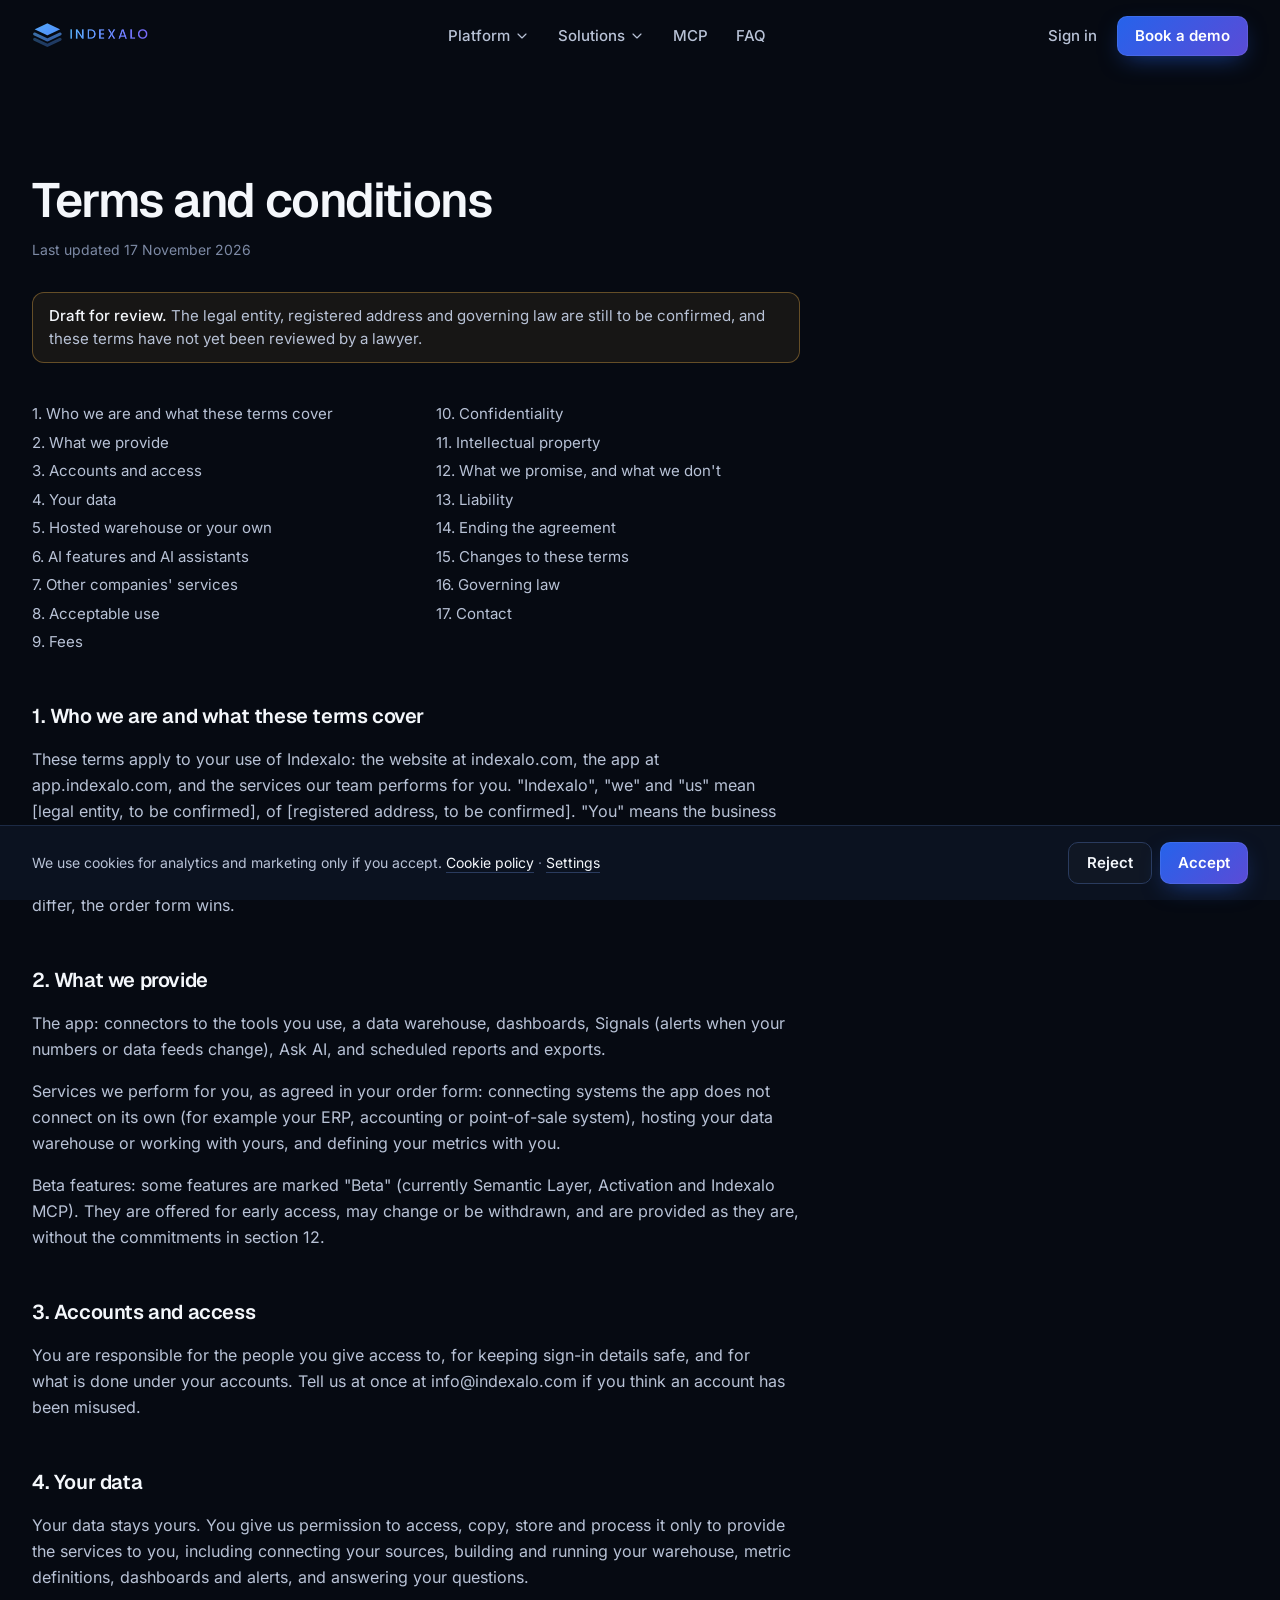
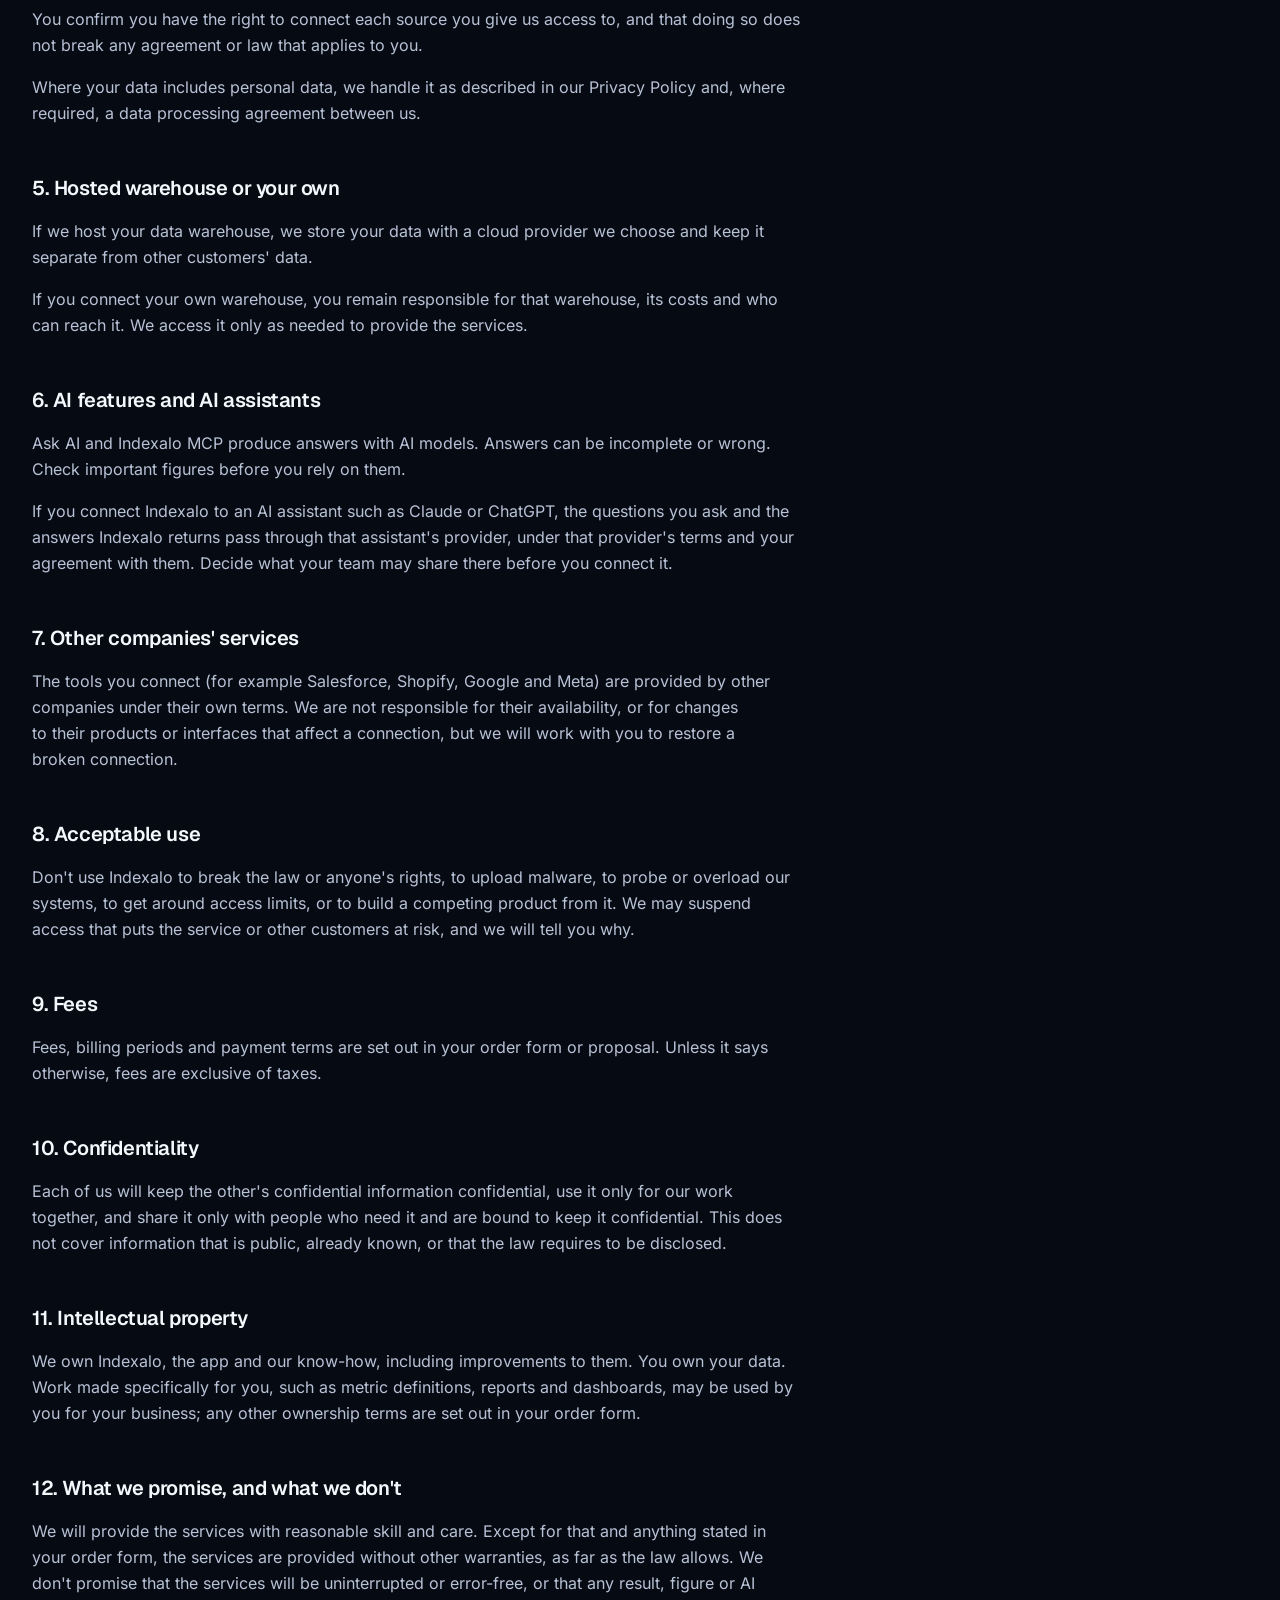
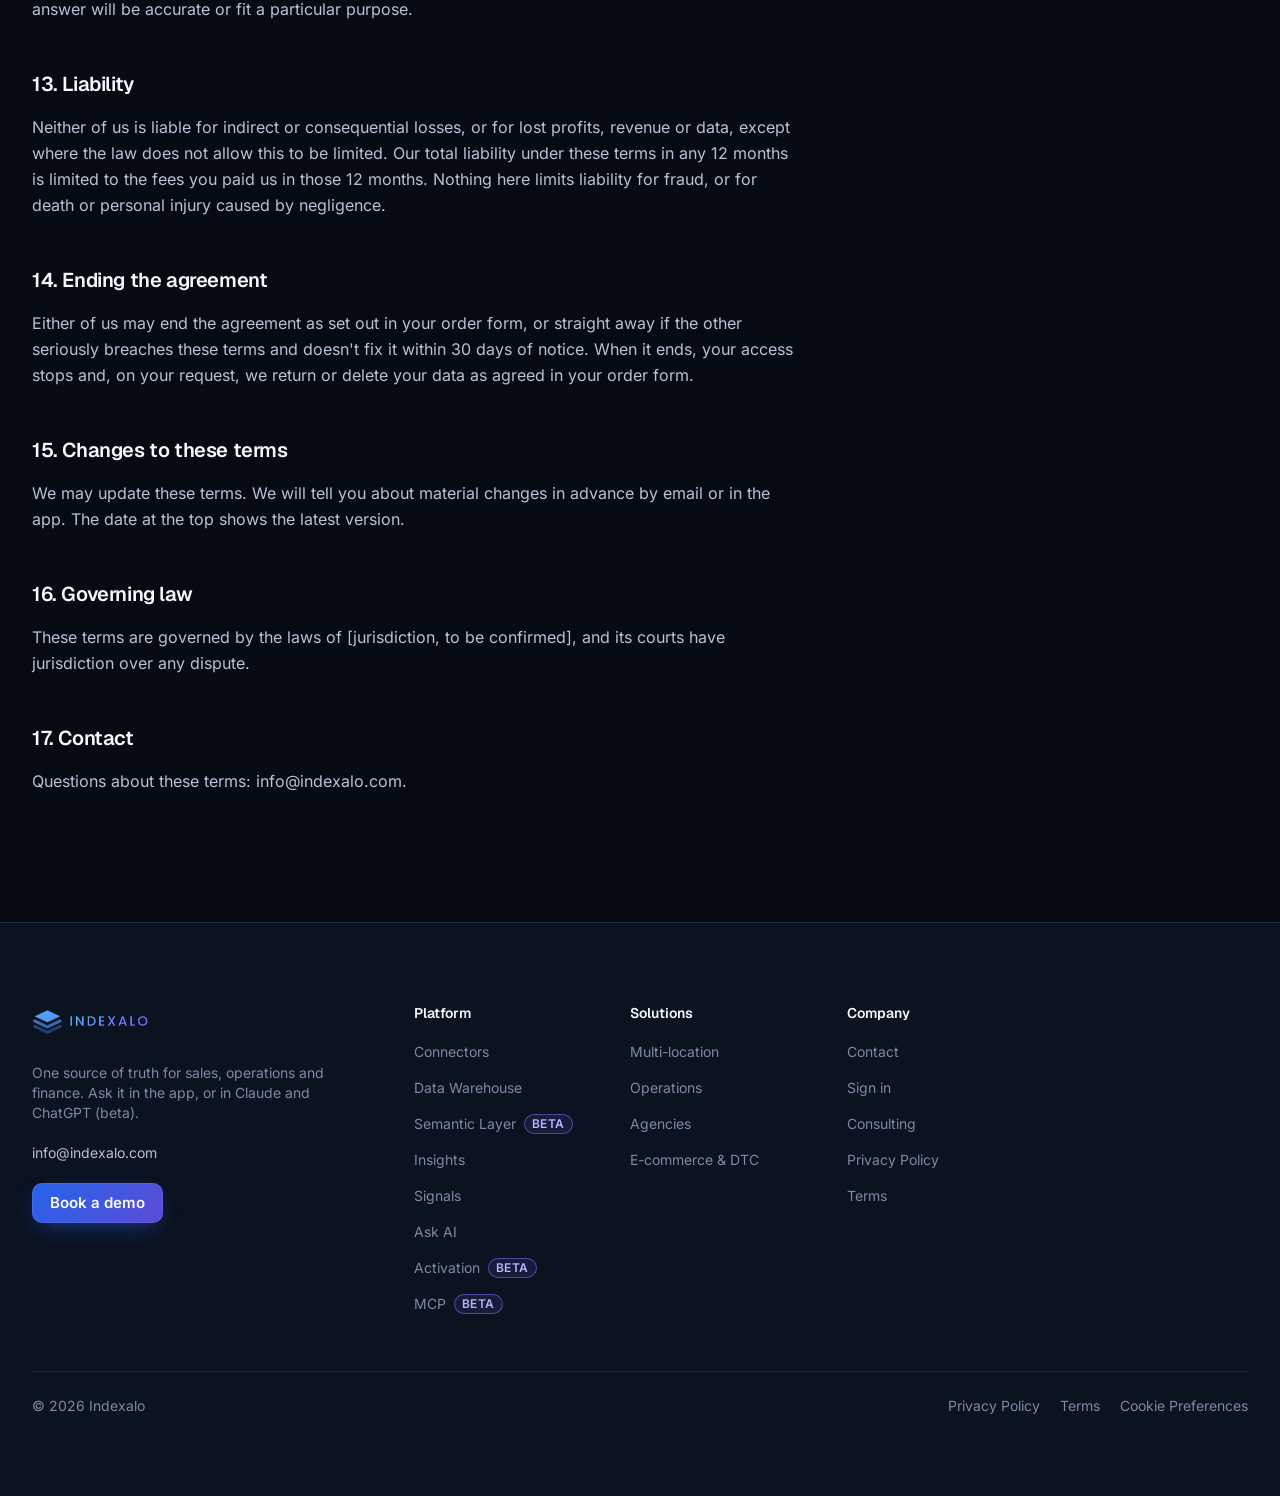
<file: terms.html>
<!DOCTYPE html><html lang="en"><head><meta charset="UTF-8"><meta name="viewport" content="width=device-width, initial-scale=1"><title>Terms and conditions | Indexalo</title><meta name="description" content="The terms that apply to the Indexalo app, the services our team performs for you and the beta features."><meta name="robots" content="noindex, nofollow"><link rel="canonical" href="https://indexalo.com/terms"><link rel="preload" as="font" type="font/woff2" href="/_astro/geist-latin-wght-normal.BgDaEnEv.woff2" crossorigin><link rel="preload" as="font" type="font/woff2" href="/_astro/inter-latin-wght-normal.Dx4kXJAl.woff2" crossorigin><link rel="icon" type="image/png" href="/images/favicon.png"><meta name="theme-color" content="#060a12"><meta property="og:type" content="website"><meta property="og:site_name" content="Indexalo"><meta property="og:title" content="Terms and conditions | Indexalo"><meta property="og:description" content="The terms that apply to the Indexalo app, the services our team performs for you and the beta features."><meta property="og:url" content="https://indexalo.com/terms"><meta property="og:image" content="https://indexalo.com/images/og.png"><meta property="og:image:width" content="1200"><meta property="og:image:height" content="630"><meta property="og:image:alt" content="Indexalo: Stop opening six tabs to answer one question."><meta property="og:locale" content="en_US"><meta name="twitter:card" content="summary_large_image"><!-- Before first paint: enable JS-only styles (scroll reveals) and hide an
         announcement the visitor already dismissed. --><script>(function(){const announceId = null;

      document.documentElement.classList.add('js');
      try {
        if (announceId && localStorage.getItem('announce:' + announceId)) {
          document.documentElement.dataset.announceHidden = announceId;
        }
      } catch (e) {}
    })();</script><!-- Consent defaults: nothing is tracked until the visitor opts in
         (see Consent.astro, which injects gtag.js / GTM on consent). --><script>
      window.dataLayer = window.dataLayer || [];
      function gtag() { dataLayer.push(arguments); }
      gtag('js', new Date());
      gtag('consent', 'default', { analytics_storage: 'denied', ad_storage: 'denied' });
    </script><link rel="stylesheet" href="/_astro/Base.CsW_WjfZ.css"></head><body class="min-h-dvh"><a href="#main" class="sr-only z-[70] rounded-lg bg-primary px-4 py-2 text-white focus:not-sr-only focus:fixed focus:top-3 focus:left-3">Skip to content</a><div class="fixed inset-x-0 top-0 z-50"><header id="site-header" class="group/header border-b border-transparent transition-colors duration-300 data-[scrolled]:border-line data-[scrolled]:bg-ink/80 data-[scrolled]:backdrop-blur-xl" data-astro-cid-wpvy4v7s><div class="container-x flex h-16 items-center justify-between gap-3 sm:gap-6 lg:h-[4.5rem]" data-astro-cid-wpvy4v7s><!-- HOME: /new while the redesign is in preview, / at go-live (src/data/site.ts). --><a href="/new" class="shrink-0" aria-label="Indexalo home" data-astro-cid-wpvy4v7s><img src="/images/indexalo_logo.webp" alt="Indexalo" width="293" height="80" class="h-8 w-auto min-[360px]:h-9 lg:h-10" data-astro-cid-wpvy4v7s></a><!-- Desktop --><nav class="hidden items-center gap-1 lg:flex" aria-label="Main" data-astro-cid-wpvy4v7s><div class="relative" data-menu data-astro-cid-wpvy4v7s><button type="button" class="nav-trigger" aria-expanded="false" aria-controls="menu-platform" data-astro-cid-wpvy4v7s>Platform <svg class="size-4 transition-transform" viewBox="0 0 24 24" fill="none" stroke="currentColor" stroke-width="1.75" stroke-linecap="round" stroke-linejoin="round" aria-hidden="true"><path d="m6 9 6 6 6-6"/></svg></button><div id="menu-platform" class="menu-panel w-[min(50rem,calc(100vw-4rem))]" hidden data-astro-cid-wpvy4v7s><div class="grid grid-cols-[1fr_14rem] gap-2" data-astro-cid-wpvy4v7s><ul class="grid grid-cols-2 gap-1" data-astro-cid-wpvy4v7s><li data-astro-cid-wpvy4v7s><a href="/new#connectors" class="menu-item" data-astro-cid-wpvy4v7s><span class="menu-icon" data-astro-cid-wpvy4v7s><svg class="size-5" viewBox="0 0 24 24" fill="none" stroke="currentColor" stroke-width="1.75" stroke-linecap="round" stroke-linejoin="round" aria-hidden="true"><path d="M9 2v5M15 2v5"/><path d="M6 7h12v4a6 6 0 0 1-12 0z"/><path d="M12 17v5"/></svg></span><span class="min-w-0" data-astro-cid-wpvy4v7s><span class="flex items-center gap-2 font-medium text-fg" data-astro-cid-wpvy4v7s>Connectors</span><span class="mt-0.5 block text-[0.8125rem] leading-snug text-fg-3" data-astro-cid-wpvy4v7s>CRM, ERP, store and accounting systems. What isn&#39;t built in, our team connects.</span></span></a></li><li data-astro-cid-wpvy4v7s><a href="/new#warehouse" class="menu-item" data-astro-cid-wpvy4v7s><span class="menu-icon" data-astro-cid-wpvy4v7s><svg class="size-5" viewBox="0 0 24 24" fill="none" stroke="currentColor" stroke-width="1.75" stroke-linecap="round" stroke-linejoin="round" aria-hidden="true"><ellipse cx="12" cy="5" rx="8" ry="3"/><path d="M4 5v6c0 1.66 3.58 3 8 3s8-1.34 8-3V5"/><path d="M4 11v6c0 1.66 3.58 3 8 3s8-1.34 8-3v-6"/></svg></span><span class="min-w-0" data-astro-cid-wpvy4v7s><span class="flex items-center gap-2 font-medium text-fg" data-astro-cid-wpvy4v7s>Data Warehouse</span><span class="mt-0.5 block text-[0.8125rem] leading-snug text-fg-3" data-astro-cid-wpvy4v7s>We host it for you, or you connect your own BigQuery.</span></span></a></li><li data-astro-cid-wpvy4v7s><a href="/new#semantic-layer" class="menu-item" data-astro-cid-wpvy4v7s><span class="menu-icon" data-astro-cid-wpvy4v7s><svg class="size-5" viewBox="0 0 24 24" fill="none" stroke="currentColor" stroke-width="1.75" stroke-linecap="round" stroke-linejoin="round" aria-hidden="true"><path d="M4 19.5V5a2 2 0 0 1 2-2h14v15H6.5A2.5 2.5 0 0 0 4 20.5 2.5 2.5 0 0 0 6.5 23H20"/><path d="m9 10 2 2 4-4"/></svg></span><span class="min-w-0" data-astro-cid-wpvy4v7s><span class="flex items-center gap-2 font-medium text-fg" data-astro-cid-wpvy4v7s>Semantic Layer<span class="beta-pill" title="In beta: available to early-access customers">Beta</span></span><span class="mt-0.5 block text-[0.8125rem] leading-snug text-fg-3" data-astro-cid-wpvy4v7s>Defining your own data is the hard part. We do it for you.</span></span></a></li><li data-astro-cid-wpvy4v7s><a href="/new#insights" class="menu-item" data-astro-cid-wpvy4v7s><span class="menu-icon" data-astro-cid-wpvy4v7s><svg class="size-5" viewBox="0 0 24 24" fill="none" stroke="currentColor" stroke-width="1.75" stroke-linecap="round" stroke-linejoin="round" aria-hidden="true"><path d="M3 3v18h18"/><path d="m7 15 4-5 3 3 5-6"/></svg></span><span class="min-w-0" data-astro-cid-wpvy4v7s><span class="flex items-center gap-2 font-medium text-fg" data-astro-cid-wpvy4v7s>Insights</span><span class="mt-0.5 block text-[0.8125rem] leading-snug text-fg-3" data-astro-cid-wpvy4v7s>Dashboards for sales, operations and finance, set up for you.</span></span></a></li><li data-astro-cid-wpvy4v7s><a href="/new#signals" class="menu-item" data-astro-cid-wpvy4v7s><span class="menu-icon" data-astro-cid-wpvy4v7s><svg class="size-5" viewBox="0 0 24 24" fill="none" stroke="currentColor" stroke-width="1.75" stroke-linecap="round" stroke-linejoin="round" aria-hidden="true"><path d="M2 12h4l3-8 4 16 3-8h6"/></svg></span><span class="min-w-0" data-astro-cid-wpvy4v7s><span class="flex items-center gap-2 font-medium text-fg" data-astro-cid-wpvy4v7s>Signals</span><span class="mt-0.5 block text-[0.8125rem] leading-snug text-fg-3" data-astro-cid-wpvy4v7s>Catches what changed: a store behind pace, stock running low, data that stopped.</span></span></a></li><li data-astro-cid-wpvy4v7s><a href="/new#ask-ai" class="menu-item" data-astro-cid-wpvy4v7s><span class="menu-icon" data-astro-cid-wpvy4v7s><svg class="size-5" viewBox="0 0 24 24" fill="none" stroke="currentColor" stroke-width="1.75" stroke-linecap="round" stroke-linejoin="round" aria-hidden="true"><path d="M12 3l1.9 5.1L19 10l-5.1 1.9L12 17l-1.9-5.1L5 10l5.1-1.9z"/><path d="M19 15l.8 2.2L22 18l-2.2.8L19 21l-.8-2.2L16 18l2.2-.8z"/></svg></span><span class="min-w-0" data-astro-cid-wpvy4v7s><span class="flex items-center gap-2 font-medium text-fg" data-astro-cid-wpvy4v7s>Ask AI</span><span class="mt-0.5 block text-[0.8125rem] leading-snug text-fg-3" data-astro-cid-wpvy4v7s>Ask in plain language. Answers come from your own numbers.</span></span></a></li><li data-astro-cid-wpvy4v7s><a href="/new#activation" class="menu-item" data-astro-cid-wpvy4v7s><span class="menu-icon" data-astro-cid-wpvy4v7s><svg class="size-5" viewBox="0 0 24 24" fill="none" stroke="currentColor" stroke-width="1.75" stroke-linecap="round" stroke-linejoin="round" aria-hidden="true"><path d="M22 2 11 13"/><path d="M22 2 15 22l-4-9-9-4z"/></svg></span><span class="min-w-0" data-astro-cid-wpvy4v7s><span class="flex items-center gap-2 font-medium text-fg" data-astro-cid-wpvy4v7s>Activation<span class="beta-pill" title="In beta: available to early-access customers">Beta</span></span><span class="mt-0.5 block text-[0.8125rem] leading-snug text-fg-3" data-astro-cid-wpvy4v7s>Alerts, reports and exports sent to the tools you work in.</span></span></a></li><li data-astro-cid-wpvy4v7s><a href="/new#mcp" class="menu-item" data-astro-cid-wpvy4v7s><span class="menu-icon" data-astro-cid-wpvy4v7s><svg class="size-5" viewBox="0 0 24 24" fill="none" stroke="currentColor" stroke-width="1.75" stroke-linecap="round" stroke-linejoin="round" aria-hidden="true"><path d="M4 9a2 2 0 0 1-2-2V5h6v2a2 2 0 0 1-2 2z"/><path d="M3 5V3M7 5V3"/><path d="M5 9v4a4 4 0 0 0 4 4h6a4 4 0 0 0 4-4v-2"/><path d="M17 11V7h4v4a2 2 0 0 1-2 2"/><path d="M18 7V3M20 7V3"/></svg></span><span class="min-w-0" data-astro-cid-wpvy4v7s><span class="flex items-center gap-2 font-medium text-fg" data-astro-cid-wpvy4v7s>MCP<span class="beta-pill" title="In beta: available to early-access customers">Beta</span></span><span class="mt-0.5 block text-[0.8125rem] leading-snug text-fg-3" data-astro-cid-wpvy4v7s>Your own data inside Claude and ChatGPT.</span></span></a></li></ul><a href="/new#platform" class="group relative flex flex-col justify-end overflow-hidden rounded-xl border border-line bg-ink-3 p-4" data-astro-cid-wpvy4v7s><div class="glow-accent pointer-events-none absolute -top-16 -right-16 size-48" data-astro-cid-wpvy4v7s></div><div class="bg-dots pointer-events-none absolute inset-0" data-astro-cid-wpvy4v7s></div><p class="relative font-display text-lg leading-tight font-semibold text-fg" data-astro-cid-wpvy4v7s>One loop, from raw data to action.</p><span class="relative mt-3 inline-flex items-center gap-1 text-sm text-primary" data-astro-cid-wpvy4v7s>See the platform <svg class="size-4 transition-transform group-hover:translate-x-0.5" viewBox="0 0 24 24" fill="none" stroke="currentColor" stroke-width="1.75" stroke-linecap="round" stroke-linejoin="round" aria-hidden="true"><path d="M5 12h14M13 6l6 6-6 6"/></svg></span></a></div></div></div><div class="relative" data-menu data-astro-cid-wpvy4v7s><button type="button" class="nav-trigger" aria-expanded="false" aria-controls="menu-solutions" data-astro-cid-wpvy4v7s>Solutions <svg class="size-4 transition-transform" viewBox="0 0 24 24" fill="none" stroke="currentColor" stroke-width="1.75" stroke-linecap="round" stroke-linejoin="round" aria-hidden="true"><path d="m6 9 6 6 6-6"/></svg></button><div id="menu-solutions" class="menu-panel w-[24rem]" hidden data-astro-cid-wpvy4v7s><ul class="grid gap-1" data-astro-cid-wpvy4v7s><li data-astro-cid-wpvy4v7s><a href="/new#solutions" data-solution="multi-location" class="menu-item" data-astro-cid-wpvy4v7s><span class="menu-icon" data-astro-cid-wpvy4v7s><svg class="size-5" viewBox="0 0 24 24" fill="none" stroke="currentColor" stroke-width="1.75" stroke-linecap="round" stroke-linejoin="round" aria-hidden="true"><path d="M12 22s7-6.2 7-12a7 7 0 0 0-14 0c0 5.8 7 12 7 12z"/><circle cx="12" cy="10" r="2.5"/></svg></span><span data-astro-cid-wpvy4v7s><span class="block font-medium text-fg" data-astro-cid-wpvy4v7s>Multi-location</span><span class="mt-0.5 block text-[0.8125rem] leading-snug text-fg-3" data-astro-cid-wpvy4v7s>Sales by location against target, and the reviews behind them.</span></span></a></li><li data-astro-cid-wpvy4v7s><a href="/new#solutions" data-solution="operations" class="menu-item" data-astro-cid-wpvy4v7s><span class="menu-icon" data-astro-cid-wpvy4v7s><svg class="size-5" viewBox="0 0 24 24" fill="none" stroke="currentColor" stroke-width="1.75" stroke-linecap="round" stroke-linejoin="round" aria-hidden="true"><path d="M2 12h4l3-8 4 16 3-8h6"/></svg></span><span data-astro-cid-wpvy4v7s><span class="block font-medium text-fg" data-astro-cid-wpvy4v7s>Operations</span><span class="mt-0.5 block text-[0.8125rem] leading-snug text-fg-3" data-astro-cid-wpvy4v7s>Stock cover, supplier lead times and late orders in one view.</span></span></a></li><li data-astro-cid-wpvy4v7s><a href="/new#solutions" data-solution="agencies" class="menu-item" data-astro-cid-wpvy4v7s><span class="menu-icon" data-astro-cid-wpvy4v7s><svg class="size-5" viewBox="0 0 24 24" fill="none" stroke="currentColor" stroke-width="1.75" stroke-linecap="round" stroke-linejoin="round" aria-hidden="true"><rect x="4" y="2" width="16" height="20" rx="2"/><path d="M9 22v-4h6v4M8 6h.01M12 6h.01M16 6h.01M8 10h.01M12 10h.01M16 10h.01M8 14h.01M12 14h.01M16 14h.01"/></svg></span><span data-astro-cid-wpvy4v7s><span class="block font-medium text-fg" data-astro-cid-wpvy4v7s>Agencies</span><span class="mt-0.5 block text-[0.8125rem] leading-snug text-fg-3" data-astro-cid-wpvy4v7s>Scheduled client reports, built from their own data.</span></span></a></li><li data-astro-cid-wpvy4v7s><a href="/new#solutions" data-solution="ecommerce" class="menu-item" data-astro-cid-wpvy4v7s><span class="menu-icon" data-astro-cid-wpvy4v7s><svg class="size-5" viewBox="0 0 24 24" fill="none" stroke="currentColor" stroke-width="1.75" stroke-linecap="round" stroke-linejoin="round" aria-hidden="true"><circle cx="9" cy="20" r="1.5"/><circle cx="18" cy="20" r="1.5"/><path d="M2 3h3l2.7 12.4a2 2 0 0 0 2 1.6h8.4a2 2 0 0 0 2-1.5L22 7H6"/></svg></span><span data-astro-cid-wpvy4v7s><span class="block font-medium text-fg" data-astro-cid-wpvy4v7s>E-commerce &amp; DTC</span><span class="mt-0.5 block text-[0.8125rem] leading-snug text-fg-3" data-astro-cid-wpvy4v7s>Orders, margin and repeat customers by channel.</span></span></a></li></ul></div></div><a href="/new#assistants" class="nav-trigger" data-astro-cid-wpvy4v7s>MCP</a><a href="/new#faq" class="nav-trigger" data-astro-cid-wpvy4v7s>FAQ</a></nav><div class="hidden items-center gap-2 lg:flex" data-astro-cid-wpvy4v7s><a href="https://app.indexalo.com" class="nav-trigger" data-astro-cid-wpvy4v7s>Sign in</a><a href="/new#contact" class="btn btn-primary" data-astro-cid-wpvy4v7s>Book a demo</a></div><!-- Mobile: the primary action stays one tap away beside the menu. Under
         360px the logo and button shrink so the menu button stays on screen. --><a href="/new#contact" class="btn btn-primary ml-auto mr-1 px-3 py-2 text-[0.8125rem] whitespace-nowrap min-[360px]:px-3.5 min-[360px]:text-sm lg:hidden" data-astro-cid-wpvy4v7s>Book a demo</a><button type="button" id="mobile-toggle" popovertarget="mobile-menu" class="-mr-2 rounded-lg p-2 text-fg-2 hover:text-fg lg:hidden" aria-expanded="false" aria-controls="mobile-menu" aria-label="Open menu" data-astro-cid-wpvy4v7s><svg class="size-6" viewBox="0 0 24 24" fill="none" stroke="currentColor" stroke-width="1.75" stroke-linecap="round" stroke-linejoin="round" aria-hidden="true"><path d="M4 6h16M4 12h16M4 18h16"/></svg></button></div></header><!-- Outside <header>: the header's backdrop-filter would otherwise become the
     containing block for this fixed drawer. --><div id="mobile-menu" popover role="dialog" aria-modal="true" aria-label="Menu" class="m-0 h-dvh max-h-none w-full max-w-none overflow-y-auto border-0 bg-ink p-0 text-fg lg:hidden" data-astro-cid-wpvy4v7s><div class="container-x flex h-16 items-center justify-between" data-astro-cid-wpvy4v7s><img src="/images/indexalo_logo.webp" alt="Indexalo" width="293" height="80" class="h-9 w-auto" data-astro-cid-wpvy4v7s><button type="button" id="mobile-close" popovertarget="mobile-menu" popovertargetaction="hide" class="-mr-2 rounded-lg p-2 text-fg-2 hover:text-fg" aria-label="Close menu" data-astro-cid-wpvy4v7s><svg class="size-6" viewBox="0 0 24 24" fill="none" stroke="currentColor" stroke-width="1.75" stroke-linecap="round" stroke-linejoin="round" aria-hidden="true"><path d="M18 6 6 18M6 6l12 12"/></svg></button></div><nav class="container-x pb-10" aria-label="Mobile" data-astro-cid-wpvy4v7s><details class="mobile-group" open data-astro-cid-wpvy4v7s><summary data-astro-cid-wpvy4v7s>Platform <svg class="size-5" viewBox="0 0 24 24" fill="none" stroke="currentColor" stroke-width="1.75" stroke-linecap="round" stroke-linejoin="round" aria-hidden="true"><path d="m6 9 6 6 6-6"/></svg></summary><ul class="pb-2" data-astro-cid-wpvy4v7s><li data-astro-cid-wpvy4v7s><a href="/new#connectors" class="flex items-center gap-3 py-2.5 text-fg-2" data-astro-cid-wpvy4v7s><span class="menu-icon" data-astro-cid-wpvy4v7s><svg class="size-5" viewBox="0 0 24 24" fill="none" stroke="currentColor" stroke-width="1.75" stroke-linecap="round" stroke-linejoin="round" aria-hidden="true"><path d="M9 2v5M15 2v5"/><path d="M6 7h12v4a6 6 0 0 1-12 0z"/><path d="M12 17v5"/></svg></span><span data-astro-cid-wpvy4v7s>Connectors</span></a></li><li data-astro-cid-wpvy4v7s><a href="/new#warehouse" class="flex items-center gap-3 py-2.5 text-fg-2" data-astro-cid-wpvy4v7s><span class="menu-icon" data-astro-cid-wpvy4v7s><svg class="size-5" viewBox="0 0 24 24" fill="none" stroke="currentColor" stroke-width="1.75" stroke-linecap="round" stroke-linejoin="round" aria-hidden="true"><ellipse cx="12" cy="5" rx="8" ry="3"/><path d="M4 5v6c0 1.66 3.58 3 8 3s8-1.34 8-3V5"/><path d="M4 11v6c0 1.66 3.58 3 8 3s8-1.34 8-3v-6"/></svg></span><span data-astro-cid-wpvy4v7s>Data Warehouse</span></a></li><li data-astro-cid-wpvy4v7s><a href="/new#semantic-layer" class="flex items-center gap-3 py-2.5 text-fg-2" data-astro-cid-wpvy4v7s><span class="menu-icon" data-astro-cid-wpvy4v7s><svg class="size-5" viewBox="0 0 24 24" fill="none" stroke="currentColor" stroke-width="1.75" stroke-linecap="round" stroke-linejoin="round" aria-hidden="true"><path d="M4 19.5V5a2 2 0 0 1 2-2h14v15H6.5A2.5 2.5 0 0 0 4 20.5 2.5 2.5 0 0 0 6.5 23H20"/><path d="m9 10 2 2 4-4"/></svg></span><span data-astro-cid-wpvy4v7s>Semantic Layer</span><span class="beta-pill" title="In beta: available to early-access customers">Beta</span></a></li><li data-astro-cid-wpvy4v7s><a href="/new#insights" class="flex items-center gap-3 py-2.5 text-fg-2" data-astro-cid-wpvy4v7s><span class="menu-icon" data-astro-cid-wpvy4v7s><svg class="size-5" viewBox="0 0 24 24" fill="none" stroke="currentColor" stroke-width="1.75" stroke-linecap="round" stroke-linejoin="round" aria-hidden="true"><path d="M3 3v18h18"/><path d="m7 15 4-5 3 3 5-6"/></svg></span><span data-astro-cid-wpvy4v7s>Insights</span></a></li><li data-astro-cid-wpvy4v7s><a href="/new#signals" class="flex items-center gap-3 py-2.5 text-fg-2" data-astro-cid-wpvy4v7s><span class="menu-icon" data-astro-cid-wpvy4v7s><svg class="size-5" viewBox="0 0 24 24" fill="none" stroke="currentColor" stroke-width="1.75" stroke-linecap="round" stroke-linejoin="round" aria-hidden="true"><path d="M2 12h4l3-8 4 16 3-8h6"/></svg></span><span data-astro-cid-wpvy4v7s>Signals</span></a></li><li data-astro-cid-wpvy4v7s><a href="/new#ask-ai" class="flex items-center gap-3 py-2.5 text-fg-2" data-astro-cid-wpvy4v7s><span class="menu-icon" data-astro-cid-wpvy4v7s><svg class="size-5" viewBox="0 0 24 24" fill="none" stroke="currentColor" stroke-width="1.75" stroke-linecap="round" stroke-linejoin="round" aria-hidden="true"><path d="M12 3l1.9 5.1L19 10l-5.1 1.9L12 17l-1.9-5.1L5 10l5.1-1.9z"/><path d="M19 15l.8 2.2L22 18l-2.2.8L19 21l-.8-2.2L16 18l2.2-.8z"/></svg></span><span data-astro-cid-wpvy4v7s>Ask AI</span></a></li><li data-astro-cid-wpvy4v7s><a href="/new#activation" class="flex items-center gap-3 py-2.5 text-fg-2" data-astro-cid-wpvy4v7s><span class="menu-icon" data-astro-cid-wpvy4v7s><svg class="size-5" viewBox="0 0 24 24" fill="none" stroke="currentColor" stroke-width="1.75" stroke-linecap="round" stroke-linejoin="round" aria-hidden="true"><path d="M22 2 11 13"/><path d="M22 2 15 22l-4-9-9-4z"/></svg></span><span data-astro-cid-wpvy4v7s>Activation</span><span class="beta-pill" title="In beta: available to early-access customers">Beta</span></a></li><li data-astro-cid-wpvy4v7s><a href="/new#mcp" class="flex items-center gap-3 py-2.5 text-fg-2" data-astro-cid-wpvy4v7s><span class="menu-icon" data-astro-cid-wpvy4v7s><svg class="size-5" viewBox="0 0 24 24" fill="none" stroke="currentColor" stroke-width="1.75" stroke-linecap="round" stroke-linejoin="round" aria-hidden="true"><path d="M4 9a2 2 0 0 1-2-2V5h6v2a2 2 0 0 1-2 2z"/><path d="M3 5V3M7 5V3"/><path d="M5 9v4a4 4 0 0 0 4 4h6a4 4 0 0 0 4-4v-2"/><path d="M17 11V7h4v4a2 2 0 0 1-2 2"/><path d="M18 7V3M20 7V3"/></svg></span><span data-astro-cid-wpvy4v7s>MCP</span><span class="beta-pill" title="In beta: available to early-access customers">Beta</span></a></li></ul></details><details class="mobile-group" data-astro-cid-wpvy4v7s><summary data-astro-cid-wpvy4v7s>Solutions <svg class="size-5" viewBox="0 0 24 24" fill="none" stroke="currentColor" stroke-width="1.75" stroke-linecap="round" stroke-linejoin="round" aria-hidden="true"><path d="m6 9 6 6 6-6"/></svg></summary><ul class="pb-2" data-astro-cid-wpvy4v7s><li data-astro-cid-wpvy4v7s><a href="/new#solutions" class="flex items-center gap-3 py-2.5 text-fg-2" data-astro-cid-wpvy4v7s><span class="menu-icon" data-astro-cid-wpvy4v7s><svg class="size-5" viewBox="0 0 24 24" fill="none" stroke="currentColor" stroke-width="1.75" stroke-linecap="round" stroke-linejoin="round" aria-hidden="true"><path d="M12 22s7-6.2 7-12a7 7 0 0 0-14 0c0 5.8 7 12 7 12z"/><circle cx="12" cy="10" r="2.5"/></svg></span>Multi-location</a></li><li data-astro-cid-wpvy4v7s><a href="/new#solutions" class="flex items-center gap-3 py-2.5 text-fg-2" data-astro-cid-wpvy4v7s><span class="menu-icon" data-astro-cid-wpvy4v7s><svg class="size-5" viewBox="0 0 24 24" fill="none" stroke="currentColor" stroke-width="1.75" stroke-linecap="round" stroke-linejoin="round" aria-hidden="true"><path d="M2 12h4l3-8 4 16 3-8h6"/></svg></span>Operations</a></li><li data-astro-cid-wpvy4v7s><a href="/new#solutions" class="flex items-center gap-3 py-2.5 text-fg-2" data-astro-cid-wpvy4v7s><span class="menu-icon" data-astro-cid-wpvy4v7s><svg class="size-5" viewBox="0 0 24 24" fill="none" stroke="currentColor" stroke-width="1.75" stroke-linecap="round" stroke-linejoin="round" aria-hidden="true"><rect x="4" y="2" width="16" height="20" rx="2"/><path d="M9 22v-4h6v4M8 6h.01M12 6h.01M16 6h.01M8 10h.01M12 10h.01M16 10h.01M8 14h.01M12 14h.01M16 14h.01"/></svg></span>Agencies</a></li><li data-astro-cid-wpvy4v7s><a href="/new#solutions" class="flex items-center gap-3 py-2.5 text-fg-2" data-astro-cid-wpvy4v7s><span class="menu-icon" data-astro-cid-wpvy4v7s><svg class="size-5" viewBox="0 0 24 24" fill="none" stroke="currentColor" stroke-width="1.75" stroke-linecap="round" stroke-linejoin="round" aria-hidden="true"><circle cx="9" cy="20" r="1.5"/><circle cx="18" cy="20" r="1.5"/><path d="M2 3h3l2.7 12.4a2 2 0 0 0 2 1.6h8.4a2 2 0 0 0 2-1.5L22 7H6"/></svg></span>E-commerce &amp; DTC</a></li></ul></details><a href="/new#assistants" class="mobile-link" data-astro-cid-wpvy4v7s>MCP</a><a href="/new#faq" class="mobile-link" data-astro-cid-wpvy4v7s>FAQ</a><a href="https://app.indexalo.com" class="mobile-link" data-astro-cid-wpvy4v7s>Sign in</a><a href="/new#contact" class="btn btn-primary mt-6 w-full" data-astro-cid-wpvy4v7s>Book a demo</a></nav></div><script type="module">var e=document.getElementById(`site-header`),t=()=>e.toggleAttribute(`data-scrolled`,window.scrollY>8);t(),window.addEventListener(`scroll`,t,{passive:!0});var n=[...document.querySelectorAll(`[data-menu]`)],r=(e,t)=>{let n=e.querySelector(`button[aria-expanded]`),r=e.querySelector(`.menu-panel`);n.setAttribute(`aria-expanded`,String(t)),r.hidden=!t},i=e=>n.forEach(t=>t!==e&&r(t,!1));n.forEach(e=>{let t=e.querySelector(`button[aria-expanded]`),n,a=0;t.addEventListener(`click`,()=>{if(performance.now()-a<600)return;let n=t.getAttribute(`aria-expanded`)!==`true`;i(e),r(e,n)}),e.addEventListener(`pointerenter`,o=>{o.pointerType===`mouse`&&(clearTimeout(n),i(e),t.getAttribute(`aria-expanded`)!==`true`&&(a=performance.now()),r(e,!0))}),e.addEventListener(`pointerleave`,t=>{t.pointerType===`mouse`&&(n=window.setTimeout(()=>r(e,!1),120))}),e.addEventListener(`focusout`,t=>{e.contains(t.relatedTarget)||r(e,!1)})}),document.addEventListener(`click`,e=>{n.some(t=>t.contains(e.target))||i()}),document.addEventListener(`keydown`,e=>{if(e.key!==`Escape`)return;let t=n.find(e=>e.querySelector(`[aria-expanded="true"]`));t&&(r(t,!1),t.querySelector(`button`).focus())});var a=document.getElementById(`mobile-menu`),o=document.getElementById(`mobile-toggle`),s=()=>[e,document.querySelector(`[data-announce]`),document.querySelector(`a[href="#main"]`),document.getElementById(`main`),document.querySelector(`footer`)];a.addEventListener(`toggle`,e=>{let t=e.newState===`open`;o.setAttribute(`aria-expanded`,String(t)),document.documentElement.style.overflow=t?`hidden`:``,s().forEach(e=>{e&&(e.inert=t)}),t?document.getElementById(`mobile-close`).focus():o.focus()}),a.addEventListener(`click`,e=>{e.target.closest(`a`)&&a.hidePopover()});</script></div><main id="main"><div class="container-x pt-36 pb-24 sm:pt-44 sm:pb-32"><div class="max-w-3xl"><h1 class="section-title">Terms and conditions</h1><p class="mt-4 text-sm text-fg-3">Last updated 17 November 2026</p><p class="mt-8 rounded-xl border border-stake/35 bg-stake/[0.07] px-4 py-3 text-[0.9375rem] text-fg-2"><span class="font-medium text-fg">Draft for review.</span> The legal entity, registered address and governing law are still to be confirmed, and these terms have not yet been reviewed by a lawyer.</p><nav class="mt-10" aria-label="On this page"><ol class="text-[0.9375rem] sm:columns-2 sm:gap-x-10"><li class="mb-1.5 break-inside-avoid"><a href="#scope" class="text-fg-2 hover:text-fg">1. Who we are and what these terms cover</a></li><li class="mb-1.5 break-inside-avoid"><a href="#services" class="text-fg-2 hover:text-fg">2. What we provide</a></li><li class="mb-1.5 break-inside-avoid"><a href="#accounts" class="text-fg-2 hover:text-fg">3. Accounts and access</a></li><li class="mb-1.5 break-inside-avoid"><a href="#your-data" class="text-fg-2 hover:text-fg">4. Your data</a></li><li class="mb-1.5 break-inside-avoid"><a href="#warehouse" class="text-fg-2 hover:text-fg">5. Hosted warehouse or your own</a></li><li class="mb-1.5 break-inside-avoid"><a href="#ai" class="text-fg-2 hover:text-fg">6. AI features and AI assistants</a></li><li class="mb-1.5 break-inside-avoid"><a href="#third-parties" class="text-fg-2 hover:text-fg">7. Other companies&#39; services</a></li><li class="mb-1.5 break-inside-avoid"><a href="#use" class="text-fg-2 hover:text-fg">8. Acceptable use</a></li><li class="mb-1.5 break-inside-avoid"><a href="#fees" class="text-fg-2 hover:text-fg">9. Fees</a></li><li class="mb-1.5 break-inside-avoid"><a href="#confidentiality" class="text-fg-2 hover:text-fg">10. Confidentiality</a></li><li class="mb-1.5 break-inside-avoid"><a href="#ip" class="text-fg-2 hover:text-fg">11. Intellectual property</a></li><li class="mb-1.5 break-inside-avoid"><a href="#warranties" class="text-fg-2 hover:text-fg">12. What we promise, and what we don&#39;t</a></li><li class="mb-1.5 break-inside-avoid"><a href="#liability" class="text-fg-2 hover:text-fg">13. Liability</a></li><li class="mb-1.5 break-inside-avoid"><a href="#term" class="text-fg-2 hover:text-fg">14. Ending the agreement</a></li><li class="mb-1.5 break-inside-avoid"><a href="#changes" class="text-fg-2 hover:text-fg">15. Changes to these terms</a></li><li class="mb-1.5 break-inside-avoid"><a href="#law" class="text-fg-2 hover:text-fg">16. Governing law</a></li><li class="mb-1.5 break-inside-avoid"><a href="#contact" class="text-fg-2 hover:text-fg">17. Contact</a></li></ol></nav><section id="scope" class="mt-12 scroll-mt-28" aria-labelledby="scope-title"><h2 id="scope-title" class="text-xl font-semibold tracking-[-0.02em] text-fg">1. Who we are and what these terms cover</h2><p class="mt-4 text-[1rem] leading-relaxed text-pretty text-fg-2">These terms apply to your use of Indexalo: the website at indexalo.com, the app at app.indexalo.com, and the services our team performs for you. &quot;Indexalo&quot;, &quot;we&quot; and &quot;us&quot; mean [legal entity, to be confirmed], of [registered address, to be confirmed]. &quot;You&quot; means the business that signs up or signs an order form, and the people it gives access to.</p><p class="mt-4 text-[1rem] leading-relaxed text-pretty text-fg-2">If you have a signed order form or proposal with us, it forms part of these terms. Where the two differ, the order form wins.</p></section><section id="services" class="mt-12 scroll-mt-28" aria-labelledby="services-title"><h2 id="services-title" class="text-xl font-semibold tracking-[-0.02em] text-fg">2. What we provide</h2><p class="mt-4 text-[1rem] leading-relaxed text-pretty text-fg-2">The app: connectors to the tools you use, a data warehouse, dashboards, Signals (alerts when your numbers or data feeds change), Ask AI, and scheduled reports and exports.</p><p class="mt-4 text-[1rem] leading-relaxed text-pretty text-fg-2">Services we perform for you, as agreed in your order form: connecting systems the app does not connect on its own (for example your ERP, accounting or point-of-sale system), hosting your data warehouse or working with yours, and defining your metrics with you.</p><p class="mt-4 text-[1rem] leading-relaxed text-pretty text-fg-2">Beta features: some features are marked &quot;Beta&quot; (currently Semantic Layer, Activation and Indexalo MCP). They are offered for early access, may change or be withdrawn, and are provided as they are, without the commitments in section 12.</p></section><section id="accounts" class="mt-12 scroll-mt-28" aria-labelledby="accounts-title"><h2 id="accounts-title" class="text-xl font-semibold tracking-[-0.02em] text-fg">3. Accounts and access</h2><p class="mt-4 text-[1rem] leading-relaxed text-pretty text-fg-2">You are responsible for the people you give access to, for keeping sign-in details safe, and for what is done under your accounts. Tell us at once at info@indexalo.com if you think an account has been misused.</p></section><section id="your-data" class="mt-12 scroll-mt-28" aria-labelledby="your-data-title"><h2 id="your-data-title" class="text-xl font-semibold tracking-[-0.02em] text-fg">4. Your data</h2><p class="mt-4 text-[1rem] leading-relaxed text-pretty text-fg-2">Your data stays yours. You give us permission to access, copy, store and process it only to provide the services to you, including connecting your sources, building and running your warehouse, metric definitions, dashboards and alerts, and answering your questions.</p><p class="mt-4 text-[1rem] leading-relaxed text-pretty text-fg-2">You confirm you have the right to connect each source you give us access to, and that doing so does not break any agreement or law that applies to you.</p><p class="mt-4 text-[1rem] leading-relaxed text-pretty text-fg-2">Where your data includes personal data, we handle it as described in our Privacy Policy and, where required, a data processing agreement between us.</p></section><section id="warehouse" class="mt-12 scroll-mt-28" aria-labelledby="warehouse-title"><h2 id="warehouse-title" class="text-xl font-semibold tracking-[-0.02em] text-fg">5. Hosted warehouse or your own</h2><p class="mt-4 text-[1rem] leading-relaxed text-pretty text-fg-2">If we host your data warehouse, we store your data with a cloud provider we choose and keep it separate from other customers&#39; data.</p><p class="mt-4 text-[1rem] leading-relaxed text-pretty text-fg-2">If you connect your own warehouse, you remain responsible for that warehouse, its costs and who can reach it. We access it only as needed to provide the services.</p></section><section id="ai" class="mt-12 scroll-mt-28" aria-labelledby="ai-title"><h2 id="ai-title" class="text-xl font-semibold tracking-[-0.02em] text-fg">6. AI features and AI assistants</h2><p class="mt-4 text-[1rem] leading-relaxed text-pretty text-fg-2">Ask AI and Indexalo MCP produce answers with AI models. Answers can be incomplete or wrong. Check important figures before you rely on them.</p><p class="mt-4 text-[1rem] leading-relaxed text-pretty text-fg-2">If you connect Indexalo to an AI assistant such as Claude or ChatGPT, the questions you ask and the answers Indexalo returns pass through that assistant&#39;s provider, under that provider&#39;s terms and your agreement with them. Decide what your team may share there before you connect it.</p></section><section id="third-parties" class="mt-12 scroll-mt-28" aria-labelledby="third-parties-title"><h2 id="third-parties-title" class="text-xl font-semibold tracking-[-0.02em] text-fg">7. Other companies&#39; services</h2><p class="mt-4 text-[1rem] leading-relaxed text-pretty text-fg-2">The tools you connect (for example Salesforce, Shopify, Google and Meta) are provided by other companies under their own terms. We are not responsible for their availability, or for changes to their products or interfaces that affect a connection, but we will work with you to restore a broken connection.</p></section><section id="use" class="mt-12 scroll-mt-28" aria-labelledby="use-title"><h2 id="use-title" class="text-xl font-semibold tracking-[-0.02em] text-fg">8. Acceptable use</h2><p class="mt-4 text-[1rem] leading-relaxed text-pretty text-fg-2">Don&#39;t use Indexalo to break the law or anyone&#39;s rights, to upload malware, to probe or overload our systems, to get around access limits, or to build a competing product from it. We may suspend access that puts the service or other customers at risk, and we will tell you why.</p></section><section id="fees" class="mt-12 scroll-mt-28" aria-labelledby="fees-title"><h2 id="fees-title" class="text-xl font-semibold tracking-[-0.02em] text-fg">9. Fees</h2><p class="mt-4 text-[1rem] leading-relaxed text-pretty text-fg-2">Fees, billing periods and payment terms are set out in your order form or proposal. Unless it says otherwise, fees are exclusive of taxes.</p></section><section id="confidentiality" class="mt-12 scroll-mt-28" aria-labelledby="confidentiality-title"><h2 id="confidentiality-title" class="text-xl font-semibold tracking-[-0.02em] text-fg">10. Confidentiality</h2><p class="mt-4 text-[1rem] leading-relaxed text-pretty text-fg-2">Each of us will keep the other&#39;s confidential information confidential, use it only for our work together, and share it only with people who need it and are bound to keep it confidential. This does not cover information that is public, already known, or that the law requires to be disclosed.</p></section><section id="ip" class="mt-12 scroll-mt-28" aria-labelledby="ip-title"><h2 id="ip-title" class="text-xl font-semibold tracking-[-0.02em] text-fg">11. Intellectual property</h2><p class="mt-4 text-[1rem] leading-relaxed text-pretty text-fg-2">We own Indexalo, the app and our know-how, including improvements to them. You own your data. Work made specifically for you, such as metric definitions, reports and dashboards, may be used by you for your business; any other ownership terms are set out in your order form.</p></section><section id="warranties" class="mt-12 scroll-mt-28" aria-labelledby="warranties-title"><h2 id="warranties-title" class="text-xl font-semibold tracking-[-0.02em] text-fg">12. What we promise, and what we don&#39;t</h2><p class="mt-4 text-[1rem] leading-relaxed text-pretty text-fg-2">We will provide the services with reasonable skill and care. Except for that and anything stated in your order form, the services are provided without other warranties, as far as the law allows. We don&#39;t promise that the services will be uninterrupted or error-free, or that any result, figure or AI answer will be accurate or fit a particular purpose.</p></section><section id="liability" class="mt-12 scroll-mt-28" aria-labelledby="liability-title"><h2 id="liability-title" class="text-xl font-semibold tracking-[-0.02em] text-fg">13. Liability</h2><p class="mt-4 text-[1rem] leading-relaxed text-pretty text-fg-2">Neither of us is liable for indirect or consequential losses, or for lost profits, revenue or data, except where the law does not allow this to be limited. Our total liability under these terms in any 12 months is limited to the fees you paid us in those 12 months. Nothing here limits liability for fraud, or for death or personal injury caused by negligence.</p></section><section id="term" class="mt-12 scroll-mt-28" aria-labelledby="term-title"><h2 id="term-title" class="text-xl font-semibold tracking-[-0.02em] text-fg">14. Ending the agreement</h2><p class="mt-4 text-[1rem] leading-relaxed text-pretty text-fg-2">Either of us may end the agreement as set out in your order form, or straight away if the other seriously breaches these terms and doesn&#39;t fix it within 30 days of notice. When it ends, your access stops and, on your request, we return or delete your data as agreed in your order form.</p></section><section id="changes" class="mt-12 scroll-mt-28" aria-labelledby="changes-title"><h2 id="changes-title" class="text-xl font-semibold tracking-[-0.02em] text-fg">15. Changes to these terms</h2><p class="mt-4 text-[1rem] leading-relaxed text-pretty text-fg-2">We may update these terms. We will tell you about material changes in advance by email or in the app. The date at the top shows the latest version.</p></section><section id="law" class="mt-12 scroll-mt-28" aria-labelledby="law-title"><h2 id="law-title" class="text-xl font-semibold tracking-[-0.02em] text-fg">16. Governing law</h2><p class="mt-4 text-[1rem] leading-relaxed text-pretty text-fg-2">These terms are governed by the laws of [jurisdiction, to be confirmed], and its courts have jurisdiction over any dispute.</p></section><section id="contact" class="mt-12 scroll-mt-28" aria-labelledby="contact-title"><h2 id="contact-title" class="text-xl font-semibold tracking-[-0.02em] text-fg">17. Contact</h2><p class="mt-4 text-[1rem] leading-relaxed text-pretty text-fg-2">Questions about these terms: info@indexalo.com.</p></section></div></div></main><footer class="relative border-t border-line bg-ink-2"><div class="container-x py-14 sm:py-20"><div class="grid gap-12 lg:grid-cols-[1.2fr_3fr]"><div class="max-w-xs space-y-5"><img src="/images/indexalo_logo.webp" alt="Indexalo" width="293" height="80" loading="lazy" class="h-10 w-auto"><p class="text-sm text-fg-3">One source of truth for sales, operations and finance. Ask it in the app, or in Claude and ChatGPT (beta).</p><a href="mailto:info@indexalo.com" class="block text-sm text-fg-2 hover:text-fg">info@indexalo.com</a><a href="/new#contact" class="btn btn-primary">Book a demo</a></div><nav class="grid grid-cols-2 gap-8 sm:grid-cols-4" aria-labelledby="footer-sitemap"><!-- The column titles are h3s; give them an h2 so they don't sit under the contact heading. --><h2 id="footer-sitemap" class="sr-only">Site map</h2><div><h3 class="text-sm font-semibold text-fg">Platform</h3><ul class="mt-4 space-y-3 [@media(pointer:coarse)]:space-y-0"><li><a href="/new#connectors" class="inline-flex items-center gap-2 text-sm text-fg-3 transition-colors hover:text-fg [@media(pointer:coarse)]:min-h-11">Connectors</a></li><li><a href="/new#warehouse" class="inline-flex items-center gap-2 text-sm text-fg-3 transition-colors hover:text-fg [@media(pointer:coarse)]:min-h-11">Data Warehouse</a></li><li><a href="/new#semantic-layer" class="inline-flex items-center gap-2 text-sm text-fg-3 transition-colors hover:text-fg [@media(pointer:coarse)]:min-h-11">Semantic Layer<span class="beta-pill" title="In beta: available to early-access customers">Beta</span></a></li><li><a href="/new#insights" class="inline-flex items-center gap-2 text-sm text-fg-3 transition-colors hover:text-fg [@media(pointer:coarse)]:min-h-11">Insights</a></li><li><a href="/new#signals" class="inline-flex items-center gap-2 text-sm text-fg-3 transition-colors hover:text-fg [@media(pointer:coarse)]:min-h-11">Signals</a></li><li><a href="/new#ask-ai" class="inline-flex items-center gap-2 text-sm text-fg-3 transition-colors hover:text-fg [@media(pointer:coarse)]:min-h-11">Ask AI</a></li><li><a href="/new#activation" class="inline-flex items-center gap-2 text-sm text-fg-3 transition-colors hover:text-fg [@media(pointer:coarse)]:min-h-11">Activation<span class="beta-pill" title="In beta: available to early-access customers">Beta</span></a></li><li><a href="/new#mcp" class="inline-flex items-center gap-2 text-sm text-fg-3 transition-colors hover:text-fg [@media(pointer:coarse)]:min-h-11">MCP<span class="beta-pill" title="In beta: available to early-access customers">Beta</span></a></li></ul></div><div><h3 class="text-sm font-semibold text-fg">Solutions</h3><ul class="mt-4 space-y-3 [@media(pointer:coarse)]:space-y-0"><li><a href="/new#solutions" class="inline-flex items-center gap-2 text-sm text-fg-3 transition-colors hover:text-fg [@media(pointer:coarse)]:min-h-11">Multi-location</a></li><li><a href="/new#solutions" class="inline-flex items-center gap-2 text-sm text-fg-3 transition-colors hover:text-fg [@media(pointer:coarse)]:min-h-11">Operations</a></li><li><a href="/new#solutions" class="inline-flex items-center gap-2 text-sm text-fg-3 transition-colors hover:text-fg [@media(pointer:coarse)]:min-h-11">Agencies</a></li><li><a href="/new#solutions" class="inline-flex items-center gap-2 text-sm text-fg-3 transition-colors hover:text-fg [@media(pointer:coarse)]:min-h-11">E-commerce &amp; DTC</a></li></ul></div><div><h3 class="text-sm font-semibold text-fg">Company</h3><ul class="mt-4 space-y-3 [@media(pointer:coarse)]:space-y-0"><li><a href="/new#contact" class="inline-flex items-center gap-2 text-sm text-fg-3 transition-colors hover:text-fg [@media(pointer:coarse)]:min-h-11">Contact</a></li><li><a href="https://app.indexalo.com" class="inline-flex items-center gap-2 text-sm text-fg-3 transition-colors hover:text-fg [@media(pointer:coarse)]:min-h-11">Sign in</a></li><li><a href="/consulting" class="inline-flex items-center gap-2 text-sm text-fg-3 transition-colors hover:text-fg [@media(pointer:coarse)]:min-h-11">Consulting</a></li><li><a href="/privacy-policy" class="inline-flex items-center gap-2 text-sm text-fg-3 transition-colors hover:text-fg [@media(pointer:coarse)]:min-h-11">Privacy Policy</a></li><li><a href="/terms" class="inline-flex items-center gap-2 text-sm text-fg-3 transition-colors hover:text-fg [@media(pointer:coarse)]:min-h-11">Terms</a></li></ul></div></nav></div><div class="mt-14 flex flex-col gap-3 border-t border-line pt-6 text-sm text-fg-3 sm:flex-row sm:items-center sm:justify-between"><p>© 2026 Indexalo</p><div class="flex gap-5"><a href="/privacy-policy" class="hover:text-fg [@media(pointer:coarse)]:inline-flex [@media(pointer:coarse)]:min-h-11 [@media(pointer:coarse)]:items-center">Privacy Policy</a><a href="/terms" class="hover:text-fg [@media(pointer:coarse)]:inline-flex [@media(pointer:coarse)]:min-h-11 [@media(pointer:coarse)]:items-center">Terms</a><a href="#" data-consent-open class="hover:text-fg [@media(pointer:coarse)]:inline-flex [@media(pointer:coarse)]:min-h-11 [@media(pointer:coarse)]:items-center">Cookie Preferences</a></div></div></div></footer><div id="cookie-banner" hidden class="fixed inset-x-0 bottom-0 z-[60] border-t border-line bg-ink-2" role="region" aria-label="Cookie consent"><div class="container-x flex flex-col gap-3 py-3 sm:flex-row sm:items-center sm:justify-between sm:gap-6 sm:py-4"><p class="text-[0.8125rem] leading-snug text-fg-2 sm:text-sm">We use cookies for analytics and marketing only if you accept. <a class="whitespace-nowrap text-fg underline decoration-line-strong underline-offset-4 hover:decoration-fg" href="/privacy-policy#cookies">Cookie policy</a> <span aria-hidden="true" class="text-fg-3">·</span> <button type="button" data-consent-open class="text-fg underline decoration-line-strong underline-offset-4 hover:decoration-fg">Settings</button></p><div class="flex shrink-0 gap-2"><button type="button" data-consent="essential" class="btn btn-ghost flex-1 sm:flex-none">Reject</button><button type="button" data-consent="all" class="btn btn-primary flex-1 sm:flex-none">Accept</button></div></div></div><dialog id="cookieSettingsDialog" class="m-auto w-[calc(100%-2rem)] max-w-xl rounded-2xl border border-line bg-ink-2 p-0 text-fg backdrop:bg-black/75" aria-labelledby="cookie-dialog-title"><div class="space-y-6 p-6"><div class="flex items-start justify-between gap-4"><div><h2 id="cookie-dialog-title" class="font-display text-xl font-semibold">Cookie preferences</h2><p class="mt-1 text-sm text-fg-3">Choose which cookies we may use.</p></div><button type="button" data-consent-close class="rounded-md p-1 text-fg-3 hover:text-fg" aria-label="Close"><svg class="size-6" fill="none" viewBox="0 0 24 24" stroke="currentColor" stroke-width="2" aria-hidden="true"><path stroke-linecap="round" d="M6 18 18 6M6 6l12 12"></path></svg></button></div><div class="space-y-3"><label class="flex items-center justify-between gap-4 rounded-xl bg-ink-3 p-4"><span><span class="block font-medium">Essential cookies</span><span class="block text-sm text-fg-3">Needed for the site to work. Always on.</span></span><input type="checkbox" checked disabled class="size-5 accent-primary"></label><label class="flex cursor-pointer items-center justify-between gap-4 rounded-xl bg-ink-3 p-4"><span><span class="block font-medium">Analytics cookies</span><span class="block text-sm text-fg-3">Show us how the site is used, so we can improve it</span></span><input type="checkbox" id="prefAnalytics" class="size-5 accent-primary"></label><label class="flex cursor-pointer items-center justify-between gap-4 rounded-xl bg-ink-3 p-4"><span><span class="block font-medium">Marketing cookies</span><span class="block text-sm text-fg-3">Measure our ads across other websites</span></span><input type="checkbox" id="prefMarketing" class="size-5 accent-primary"></label></div><div class="flex justify-end gap-3 border-t border-line pt-5"><button type="button" data-consent-close class="btn btn-ghost">Cancel</button><button type="button" data-consent-save class="btn btn-primary">Save preferences</button></div></div></dialog><script>
  (function () {
    var store = {
      get: function (k) { try { return localStorage.getItem(k); } catch (e) { return null; } },
      set: function (k, v) { try { localStorage.setItem(k, v); } catch (e) {} },
    };
    var trackingLoaded = false;
    function loadTrackingScripts() {
      if (trackingLoaded) return;
      trackingLoaded = true;
      gtag('consent', 'update', { analytics_storage: 'granted', ad_storage: 'granted' });
      gtag('config', 'G-98DQB8DP7N');
      var gtagScript = document.createElement('script');
      gtagScript.async = true;
      gtagScript.src = 'https://www.googletagmanager.com/gtag/js?id=G-98DQB8DP7N';
      document.head.appendChild(gtagScript);
      (function (w, d, s, l, i) {
        w[l] = w[l] || []; w[l].push({ 'gtm.start': new Date().getTime(), event: 'gtm.js' });
        var f = d.getElementsByTagName(s)[0], j = d.createElement(s), dl = l != 'dataLayer' ? '&l=' + l : '';
        j.async = true; j.src = 'https://www.googletagmanager.com/gtm.js?id=' + i + dl; f.parentNode.insertBefore(j, f);
      })(window, document, 'script', 'dataLayer', 'GTM-MVG3W8KR');
      var noscriptFrame = document.createElement('noscript');
      noscriptFrame.innerHTML = '<iframe src="https://www.googletagmanager.com/ns.html?id=GTM-MVG3W8KR" height="0" width="0" style="display:none;visibility:hidden"></iframe>';
      document.body.appendChild(noscriptFrame);
    }
    var banner = document.getElementById('cookie-banner');
    var dialog = document.getElementById('cookieSettingsDialog');

    function applyConsent(choice) {
      // choice: 'all' | 'essential' | 'none' | 'custom'
      store.set('cookieConsent', choice);
      if (choice === 'all') {
        store.set('cookiePrefAnalytics', '1');
        store.set('cookiePrefMarketing', '1');
      } else if (choice === 'essential' || choice === 'none') {
        store.set('cookiePrefAnalytics', '0');
        store.set('cookiePrefMarketing', '0');
      }
      if (store.get('cookiePrefAnalytics') === '1') loadTrackingScripts();
      banner.hidden = true;
      document.documentElement.style.scrollPaddingBottom = '';
      window.dispatchEvent(new Event('cookie-consent-set'));
    }
    function openCookieSettings() {
      document.getElementById('prefAnalytics').checked = store.get('cookiePrefAnalytics') === '1';
      document.getElementById('prefMarketing').checked = store.get('cookiePrefMarketing') === '1';
      dialog.showModal();
    }
    function saveCookiePreferences() {
      store.set('cookiePrefAnalytics', document.getElementById('prefAnalytics').checked ? '1' : '0');
      store.set('cookiePrefMarketing', document.getElementById('prefMarketing').checked ? '1' : '0');
      applyConsent('custom');
      dialog.close();
    }
    window.applyConsent = applyConsent;
    window.openCookieSettings = openCookieSettings;
    window.saveCookiePreferences = saveCookiePreferences;
    window.hasAnalyticsConsent = function () { return store.get('cookiePrefAnalytics') === '1'; };

    document.addEventListener('click', function (e) {
      var t = e.target.closest('[data-consent],[data-consent-open],[data-consent-close],[data-consent-save]');
      if (!t) return;
      if (t.hasAttribute('data-consent')) applyConsent(t.getAttribute('data-consent'));
      else if (t.hasAttribute('data-consent-open')) { e.preventDefault(); openCookieSettings(); }
      else if (t.hasAttribute('data-consent-close')) dialog.close();
      else if (t.hasAttribute('data-consent-save')) saveCookiePreferences();
    });

    // Shown once the web fonts are in, so its text doesn't reflow on screen
    // (layout shift). While it shows, focused elements scroll clear of it.
    function showBanner() {
      if (store.get('cookieConsent')) return;
      banner.hidden = false;
      document.documentElement.style.scrollPaddingBottom = banner.offsetHeight + 16 + 'px';
    }
    if (!store.get('cookieConsent')) {
      var ready = document.fonts && document.fonts.ready ? document.fonts.ready : Promise.resolve();
      ready.then(showBanner, showBanner);
    }
    // Returning visitor who previously opted in: load tracking without waiting for a click.
    if (store.get('cookiePrefAnalytics') === '1') loadTrackingScripts();
  })();
</script><script type="module">function e(){document.querySelectorAll(`[data-reveal-group]`).forEach(e=>{e.querySelectorAll(`:scope > [data-reveal]`).forEach((e,t)=>{e.style.setProperty(`--reveal-i`,String(t))})});let e=document.querySelectorAll(`[data-reveal]`);if(!(`IntersectionObserver`in window)){e.forEach(e=>e.classList.add(`is-in`));return}let t=new IntersectionObserver(e=>{for(let n of e)n.isIntersecting&&(n.target.classList.add(`is-in`),t.unobserve(n.target))},{rootMargin:`0px 0px -10% 0px`,threshold:.1});e.forEach(e=>t.observe(e))}e();</script></body></html>
</file>
<file: _astro/consulting.BV4Pirk_.css>
/*! tailwindcss v4.3.5 | MIT License | https://tailwindcss.com */
@layer properties{@supports (((-webkit-hyphens:none)) and (not (margin-trim:block))) or ((-moz-orient:inline) and (not (color:rgb(from red r g b)))){*,:before,:after,::backdrop{--tw-border-style:solid;--tw-leading:initial;--tw-font-weight:initial;--tw-tracking:initial}}}.switch[data-astro-cid-gu7nhllh]{align-items:center;gap:calc(var(--spacing,.25rem) * 2.5);display:flex}@media (width<=399px){.switch[data-astro-cid-gu7nhllh]{flex-direction:column;align-items:flex-start;gap:.375rem}.seg[data-astro-cid-gu7nhllh]{padding-inline:.5rem}}.seg-group[data-astro-cid-gu7nhllh]{border-radius:var(--radius-lg,.5rem);border-style:var(--tw-border-style);border-width:1px;border-color:var(--color-line,#1c2a45);background-color:var(--color-ink,#060a12);padding:calc(var(--spacing,.25rem) * .5);display:inline-flex}.seg[data-astro-cid-gu7nhllh]{border-radius:var(--radius-md,.375rem);padding-inline:calc(var(--spacing,.25rem) * 2.5);padding-block:var(--spacing,.25rem);white-space:nowrap;color:var(--color-fg-3,#7d8aa5);transition-property:color,background-color,border-color,outline-color,text-decoration-color,fill,stroke,--tw-gradient-from,--tw-gradient-via,--tw-gradient-to;transition-timing-function:var(--tw-ease,var(--default-transition-timing-function,cubic-bezier(.4, 0, .2, 1)));transition-duration:var(--tw-duration,var(--default-transition-duration,.15s))}@media (hover:hover){.seg[data-astro-cid-gu7nhllh]:hover{color:var(--color-fg,#f4f7fb)}}.seg[data-astro-cid-gu7nhllh][aria-pressed=true]{background-color:#ffffff12}@supports (color:color-mix(in lab, red, red)){.seg[data-astro-cid-gu7nhllh][aria-pressed=true]{background-color:color-mix(in oklab, var(--color-white,#fff) 7.0%, transparent)}}.seg[data-astro-cid-gu7nhllh][aria-pressed=true]{color:var(--color-fg,#f4f7fb)}html:not(.js) .build-switches[data-astro-cid-gu7nhllh]{display:none}@media (pointer:coarse){.seg[data-astro-cid-gu7nhllh]{min-height:2.25rem}}.build-body[data-astro-cid-gu7nhllh]{padding:1rem;container-type:inline-size}@media (width>=640px){.build-body[data-astro-cid-gu7nhllh]{padding:1.25rem}}.build-flow[data-astro-cid-gu7nhllh]{flex-direction:column;display:flex}.build-link[data-astro-cid-gu7nhllh]{display:none}.build-col[data-astro-cid-gu7nhllh]+.build-link[data-astro-cid-gu7nhllh]+.build-col[data-astro-cid-gu7nhllh],.build-col[data-astro-cid-gu7nhllh]+.build-col[data-astro-cid-gu7nhllh]{margin-top:2.25rem;position:relative}.build-col[data-astro-cid-gu7nhllh]+.build-link[data-astro-cid-gu7nhllh]+.build-col[data-astro-cid-gu7nhllh]:before{content:"";border-left:1px solid var(--color-line-strong);height:1.5rem;position:absolute;top:-2rem;left:1.25rem}.build-sources[data-astro-cid-gu7nhllh]{grid-template-columns:repeat(2,minmax(0,1fr));gap:.375rem;display:grid}.build-steps[data-astro-cid-gu7nhllh]{grid-template-columns:repeat(3,minmax(0,1fr));gap:.375rem;display:grid}@container (width>=34rem){.build-flow[data-astro-cid-gu7nhllh]{grid-template-rows:auto auto;grid-template-columns:minmax(0,1.1fr) 1.5rem minmax(0,.9fr) 1.5rem minmax(0,1fr) 1.5rem minmax(0,1fr);align-items:center;display:grid}.build-col[data-astro-cid-gu7nhllh]{display:contents}.build-col[data-astro-cid-gu7nhllh]>[data-astro-cid-gu7nhllh],.build-link[data-astro-cid-gu7nhllh]{grid-column:var(--c)}.build-col[data-astro-cid-gu7nhllh]+.build-link[data-astro-cid-gu7nhllh]+.build-col[data-astro-cid-gu7nhllh]:before{content:none}.build-head[data-astro-cid-gu7nhllh]{grid-row:1;align-self:end}.build-col[data-astro-cid-gu7nhllh]>[data-astro-cid-gu7nhllh]:not(.build-head){grid-row:2}.build-link[data-astro-cid-gu7nhllh]{grid-row:2;align-self:stretch;width:100%;height:100%;display:block;overflow:visible}.build-sources[data-astro-cid-gu7nhllh],.build-steps[data-astro-cid-gu7nhllh]{grid-template-columns:minmax(0,1fr)}}.build-head[data-astro-cid-gu7nhllh]{margin-bottom:calc(var(--spacing,.25rem) * 2);color:var(--color-fg-3,#7d8aa5);font-size:.75rem}.build-tile[data-astro-cid-gu7nhllh]{height:calc(var(--spacing,.25rem) * 9);align-items:center;gap:calc(var(--spacing,.25rem) * 2);border-radius:var(--radius-lg,.5rem);border-style:var(--tw-border-style);border-width:1px;border-color:var(--color-line,#1c2a45);background-color:var(--color-ink,#060a12);min-width:0;padding-inline:calc(var(--spacing,.25rem) * 2);color:var(--color-fg-2,#b8c2d6);font-size:.75rem;display:flex}.build-tile--yours[data-astro-cid-gu7nhllh]{--tw-border-style:dashed;border-style:dashed;border-color:var(--color-line-strong,#2a3b5e);color:var(--color-fg-3,#7d8aa5)}.build-logo[data-astro-cid-gu7nhllh]{width:calc(var(--spacing,.25rem) * 6);height:calc(var(--spacing,.25rem) * 6);border-radius:var(--radius-md,.375rem);background-color:var(--color-white,#fff);flex-shrink:0;place-items:center;display:grid}.build-logo[data-astro-cid-gu7nhllh] img[data-astro-cid-gu7nhllh]{object-fit:contain;width:1rem;height:1rem}.build-logo--lg[data-astro-cid-gu7nhllh]{width:calc(var(--spacing,.25rem) * 8);height:calc(var(--spacing,.25rem) * 8)}.build-logo--lg[data-astro-cid-gu7nhllh] img[data-astro-cid-gu7nhllh]{width:1.25rem;height:1.25rem}.build-logo--yours[data-astro-cid-gu7nhllh]{--tw-leading:1;color:var(--color-fg-3,#7d8aa5);border:1px dashed var(--color-line-strong);background-color:#0000;font-size:.8125rem;line-height:1}.build-step[data-astro-cid-gu7nhllh]{gap:calc(var(--spacing,.25rem) * .5);border-radius:var(--radius-lg,.5rem);border-style:var(--tw-border-style);border-width:1px;border-color:var(--color-line,#1c2a45);background-color:var(--color-ink,#060a12);padding-inline:calc(var(--spacing,.25rem) * 2.5);padding-block:calc(var(--spacing,.25rem) * 2);flex-direction:column;display:flex}.build-card[data-astro-cid-gu7nhllh]{border-radius:var(--radius-xl,.75rem);border-style:var(--tw-border-style);border-width:1px;border-color:var(--color-line,#1c2a45);background-color:var(--color-ink,#060a12);padding:calc(var(--spacing,.25rem) * 3)}.build-bar[data-astro-cid-gu7nhllh]{background:#f4f7fb29;border-radius:.25rem .25rem 0 0;flex:1}@supports (color:color-mix(in lab, red, red)){.build-bar[data-astro-cid-gu7nhllh]{background:color-mix(in oklab, var(--color-fg) 16%, transparent)}}.build-bar--top[data-astro-cid-gu7nhllh]{background:var(--color-fg)}.build[data-astro-cid-gu7nhllh][data-wh=bigquery] [data-astro-cid-gu7nhllh][data-wh-v]:not([data-wh-v=bigquery]),.build[data-astro-cid-gu7nhllh][data-wh=snowflake] [data-astro-cid-gu7nhllh][data-wh-v]:not([data-wh-v=snowflake]),.build[data-astro-cid-gu7nhllh][data-bi=powerbi] [data-astro-cid-gu7nhllh][data-bi-v]:not([data-bi-v=powerbi]),.build[data-astro-cid-gu7nhllh][data-bi=tableau] [data-astro-cid-gu7nhllh][data-bi-v]:not([data-bi-v=tableau]),.build[data-astro-cid-gu7nhllh][data-bi=looker] [data-astro-cid-gu7nhllh][data-bi-v]:not([data-bi-v=looker]){display:none}.build[data-astro-cid-gu7nhllh].is-live .build-variant[data-astro-cid-gu7nhllh]{animation:build-swap .5s var(--ease-out-expo)}@keyframes build-swap{0%{opacity:0;filter:blur(2px);transform:translateY(6px)}}.link-base[data-astro-cid-gu7nhllh]{fill:none;stroke:var(--color-line-strong);stroke-width:1.25px;stroke-dasharray:1}.link-pulse[data-astro-cid-gu7nhllh]{fill:none;stroke:var(--color-primary);stroke-width:1.75px;stroke-linecap:round;stroke-dasharray:.22 1.3;stroke-dashoffset:.22px}html.js .build[data-astro-cid-gu7nhllh]:not(.is-live) .link-base[data-astro-cid-gu7nhllh]{stroke-dashoffset:1px}.build[data-astro-cid-gu7nhllh].is-live .link-base[data-astro-cid-gu7nhllh]{animation:build-draw .9s var(--ease-out-expo) .15s backwards}.build[data-astro-cid-gu7nhllh].is-live .link-pulse[data-astro-cid-gu7nhllh]{animation:build-pulse .75s cubic-bezier(.45, 0, .55, 1) var(--at,0s) both}.build[data-astro-cid-gu7nhllh] .link-pulse[data-astro-cid-gu7nhllh].is-again{animation:.6s cubic-bezier(.45,0,.55,1) both build-pulse}@keyframes build-draw{0%{stroke-dashoffset:1px}}@keyframes build-pulse{0%{stroke-dashoffset:.22px}to{stroke-dashoffset:-1.05px}}@media (prefers-reduced-motion:reduce){html.js .build[data-astro-cid-gu7nhllh]:not(.is-live) .link-base[data-astro-cid-gu7nhllh]{stroke-dashoffset:0}.build[data-astro-cid-gu7nhllh].is-live .link-base[data-astro-cid-gu7nhllh],.build[data-astro-cid-gu7nhllh].is-live .link-pulse[data-astro-cid-gu7nhllh],.build[data-astro-cid-gu7nhllh] .link-pulse[data-astro-cid-gu7nhllh].is-again,.build[data-astro-cid-gu7nhllh].is-live .build-variant[data-astro-cid-gu7nhllh]{animation:none}}@property --tw-border-style{syntax:"*";inherits:false;initial-value:solid}@property --tw-leading{syntax:"*";inherits:false}.cons-title[data-astro-cid-xnfkvmed]{font-family:var(--font-display);letter-spacing:-.045em;text-wrap:balance;max-width:16ch;font-size:clamp(2.5rem,1.5rem + 3.4vw,3.75rem);font-weight:650;line-height:1}@media (width>=1280px){.cons-title[data-astro-cid-xnfkvmed]{font-size:clamp(3.25rem,.5rem + 3.6vw,3.75rem)}}.sec-title[data-astro-cid-xnfkvmed]{font-size:var(--text-4xl,2.25rem);line-height:var(--tw-leading,var(--text-4xl--line-height,calc(2.5 / 2.25)));--tw-font-weight:var(--font-weight-semibold,600);font-weight:var(--font-weight-semibold,600);--tw-tracking:-.03em;letter-spacing:-.03em;text-wrap:balance}@media (width>=40rem){.sec-title[data-astro-cid-xnfkvmed]{font-size:var(--text-5xl,3rem);line-height:var(--tw-leading,var(--text-5xl--line-height,1))}}.chip[data-astro-cid-xnfkvmed]{border-style:var(--tw-border-style);border-width:1px;border-color:var(--color-line,#1c2a45);padding-inline:calc(var(--spacing,.25rem) * 2.5);padding-block:var(--spacing,.25rem);color:var(--color-fg-2,#b8c2d6);border-radius:2147483647px;font-size:.8125rem}.chip--sm[data-astro-cid-xnfkvmed]{padding-inline:calc(var(--spacing,.25rem) * 2);padding-block:calc(var(--spacing,.25rem) * .5);color:var(--color-fg-3,#7d8aa5);font-size:.75rem}.src-grid[data-astro-cid-xnfkvmed]{background:var(--color-line);grid-template-columns:minmax(0,1fr);gap:1px;display:grid}.src-grid[data-astro-cid-xnfkvmed]>li[data-astro-cid-xnfkvmed]{background:var(--color-ink-2)}@media (width>=640px){.src-grid[data-astro-cid-xnfkvmed]{grid-template-columns:repeat(2,minmax(0,1fr))}.src-grid[data-astro-cid-xnfkvmed]>li[data-astro-cid-xnfkvmed]:last-child:nth-child(odd){grid-column:1/-1}}@media (width>=1024px){.src-grid[data-astro-cid-xnfkvmed]{grid-template-columns:repeat(3,minmax(0,1fr))}.src-grid[data-astro-cid-xnfkvmed]>li[data-astro-cid-xnfkvmed]:last-child:nth-child(odd){grid-column:auto}}@property --tw-font-weight{syntax:"*";inherits:false}@property --tw-tracking{syntax:"*";inherits:false}
</file>
<file: _astro/PlatformLoop.DzGbasqD.css>
/*! tailwindcss v4.3.5 | MIT License | https://tailwindcss.com */
@layer properties{@supports (((-webkit-hyphens:none)) and (not (margin-trim:block))) or ((-moz-orient:inline) and (not (color:rgb(from red r g b)))){*,:before,:after,::backdrop{--tw-border-style:solid}}}.ask-chip[data-astro-cid-wjiga6hn]{text-overflow:ellipsis;border-style:var(--tw-border-style);border-width:1px;border-color:var(--color-line,#1c2a45);max-width:15rem;padding-inline:calc(var(--spacing,.25rem) * 3);padding-block:calc(var(--spacing,.25rem) * 1.5);white-space:nowrap;color:var(--color-fg-2,#b8c2d6);transition-property:color,background-color,border-color,outline-color,text-decoration-color,fill,stroke,--tw-gradient-from,--tw-gradient-via,--tw-gradient-to;transition-timing-function:var(--tw-ease,var(--default-transition-timing-function,cubic-bezier(.4, 0, .2, 1)));transition-duration:var(--tw-duration,var(--default-transition-duration,.15s));border-radius:2147483647px;flex-shrink:0;font-size:.8125rem;overflow:hidden}@media (hover:hover){.ask-chip[data-astro-cid-wjiga6hn]:hover{border-color:var(--color-line-strong,#2a3b5e);color:var(--color-fg,#f4f7fb)}}@media (width>=40rem){.ask-chip[data-astro-cid-wjiga6hn]{max-width:none;padding-inline:calc(var(--spacing,.25rem) * 3.5)}}.ask-chip[data-astro-cid-wjiga6hn]{isolation:isolate;position:relative}.ask-chip[data-astro-cid-wjiga6hn][aria-selected=true]{border-color:#4e8cfb99}@supports (color:color-mix(in lab, red, red)){.ask-chip[data-astro-cid-wjiga6hn][aria-selected=true]{border-color:color-mix(in oklab, var(--color-primary,#4e8cfb) 60%, transparent)}}.ask-chip[data-astro-cid-wjiga6hn][aria-selected=true]{background-color:#4e8cfb1a}@supports (color:color-mix(in lab, red, red)){.ask-chip[data-astro-cid-wjiga6hn][aria-selected=true]{background-color:color-mix(in oklab, var(--color-primary,#4e8cfb) 10%, transparent)}}.ask-chip[data-astro-cid-wjiga6hn][aria-selected=true]{color:var(--color-fg,#f4f7fb)}.ask-chip-fill[data-astro-cid-wjiga6hn]{background:var(--color-primary);transform-origin:0;border-radius:2px;height:2px;position:absolute;bottom:3px;left:.875rem;right:.875rem;transform:scaleX(0)}@media (width>=640px) and (width<=1279px){.ask-chips[data-astro-cid-wjiga6hn]{-webkit-mask-image:linear-gradient(90deg,#000 calc(100% - 2rem),#0000);mask-image:linear-gradient(90deg,#000 calc(100% - 2rem),#0000)}}.ask-toggle[data-astro-cid-wjiga6hn]{height:calc(var(--spacing,.25rem) * 8);border-style:var(--tw-border-style);border-width:1px;border-color:var(--color-line,#1c2a45);padding-inline:calc(var(--spacing,.25rem) * 3);color:var(--color-fg-2,#b8c2d6);transition-property:color,background-color,border-color,outline-color,text-decoration-color,fill,stroke,--tw-gradient-from,--tw-gradient-via,--tw-gradient-to;transition-timing-function:var(--tw-ease,var(--default-transition-timing-function,cubic-bezier(.4, 0, .2, 1)));transition-duration:var(--tw-duration,var(--default-transition-duration,.15s));border-radius:2147483647px;flex-shrink:0;justify-content:center;align-items:center;font-size:.8125rem;display:flex}@media (hover:hover){.ask-toggle[data-astro-cid-wjiga6hn]:hover{border-color:var(--color-line-strong,#2a3b5e);color:var(--color-fg,#f4f7fb)}}@media not all and (width>=40rem){.ask-toggle[data-astro-cid-wjiga6hn]{width:calc(var(--spacing,.25rem) * 8);padding-inline:0}}.ask-toggle[data-astro-cid-wjiga6hn] .when-paused[data-astro-cid-wjiga6hn],.ask-toggle[data-astro-cid-wjiga6hn][aria-pressed=true] .when-playing[data-astro-cid-wjiga6hn]{display:none}.ask-toggle[data-astro-cid-wjiga6hn][aria-pressed=true] .when-paused[data-astro-cid-wjiga6hn]{display:flex}.ask-panel[data-astro-cid-wjiga6hn][data-active=false]{visibility:hidden;opacity:0}@media (width<=1023px){.ask-panel[data-astro-cid-wjiga6hn][data-active=false]{display:none}}@property --tw-border-style{syntax:"*";inherits:false;initial-value:solid}.hero-deco[data-astro-cid-gmzl44vw]{--w:min(16.5rem, 18.5vw);right:0;top:calc(50% - var(--w) * .9);width:var(--w);aspect-ratio:1/1.76;pointer-events:none;display:none;position:absolute}@media (width>=1024px){.hero-deco[data-astro-cid-gmzl44vw]{display:block}}.hero-deco-tilt[data-astro-cid-gmzl44vw]{transform-style:preserve-3d;position:absolute;inset:0}.deco-layer[data-astro-cid-gmzl44vw]{inset-inline:0;top:calc(var(--k) * 16%);z-index:calc(10 - var(--k));position:absolute}.deco-plate[data-astro-cid-gmzl44vw]{width:100%;height:auto;display:block;overflow:visible}.s-accent[data-astro-cid-gmzl44vw]{stop-color:var(--color-accent)}.s-primary[data-astro-cid-gmzl44vw]{stop-color:var(--color-primary)}.s-light[data-astro-cid-gmzl44vw]{stop-color:color-mix(in oklab, var(--color-primary), var(--color-fg) 45%)}.s-glass-hi[data-astro-cid-gmzl44vw]{stop-color:color-mix(in oklab, var(--color-fg) 12%, var(--color-ink-2))}.s-glass-lo[data-astro-cid-gmzl44vw]{stop-color:var(--color-ink-2)}.deco-face[data-astro-cid-gmzl44vw]{fill:url(#deco-face);fill-opacity:.92}.deco-side-l[data-astro-cid-gmzl44vw]{fill:color-mix(in oklab, var(--color-primary) 10%, var(--color-ink))}.deco-side-r[data-astro-cid-gmzl44vw]{fill:color-mix(in oklab, var(--color-accent) 12%, var(--color-ink))}.deco-edge[data-astro-cid-gmzl44vw]{fill:none;stroke:url(#deco-edge);stroke-width:1px;stroke-linejoin:round;opacity:.85}.deco-layer[data-astro-cid-gmzl44vw]:nth-child(2) .deco-edge[data-astro-cid-gmzl44vw]{opacity:.45}.deco-layer[data-astro-cid-gmzl44vw]:nth-child(3) .deco-edge[data-astro-cid-gmzl44vw]{opacity:.6}.deco-layer[data-astro-cid-gmzl44vw]:nth-child(4) .deco-edge[data-astro-cid-gmzl44vw]{opacity:.72}.deco-grid[data-astro-cid-gmzl44vw] line[data-astro-cid-gmzl44vw]{stroke:color-mix(in oklab, var(--color-fg) 14%, transparent);stroke-width:.6px}.deco-graph[data-astro-cid-gmzl44vw] line[data-astro-cid-gmzl44vw]{stroke:color-mix(in oklab, var(--color-primary) 55%, transparent);stroke-width:1px}.deco-node[data-astro-cid-gmzl44vw]{fill:color-mix(in oklab, var(--color-primary), var(--color-fg) 30%)}.deco-node[data-astro-cid-gmzl44vw].hub{fill:var(--color-fg)}.deco-trend[data-astro-cid-gmzl44vw]{fill:none;stroke:url(#deco-edge);stroke-width:1.4px;stroke-linejoin:round;stroke-linecap:round}.deco-trend-dot[data-astro-cid-gmzl44vw]{fill:var(--color-fg)}.deco-bar-front[data-astro-cid-gmzl44vw]{fill:url(#deco-bar)}.deco-bar-side[data-astro-cid-gmzl44vw]{fill:url(#deco-bar-side)}.deco-bar-cap[data-astro-cid-gmzl44vw]{fill:color-mix(in oklab, var(--color-primary), var(--color-fg) 35%)}.deco-bar[data-astro-cid-gmzl44vw].lit .deco-bar-cap[data-astro-cid-gmzl44vw]{fill:var(--color-fg)}.deco-bar[data-astro-cid-gmzl44vw].lit .deco-bar-front[data-astro-cid-gmzl44vw]{fill:color-mix(in oklab, var(--color-primary) 85%, var(--color-fg))}@media (prefers-reduced-motion:no-preference){.deco-layer[data-astro-cid-gmzl44vw]{animation:deco-in 1.5s cubic-bezier(.16, 1, .3, 1) calc(.25s + (3 - var(--k)) * 90ms) backwards}.deco-trend[data-astro-cid-gmzl44vw]{stroke-dasharray:1;animation:1.4s cubic-bezier(.65,0,.35,1) 1s backwards deco-draw}.deco-trend-dot[data-astro-cid-gmzl44vw]{animation:.5s cubic-bezier(.16,1,.3,1) 2.2s backwards deco-pop}.deco-bar[data-astro-cid-gmzl44vw]{transform-box:fill-box;transform-origin:50% 100%;animation:deco-rise 1s cubic-bezier(.16, 1, .3, 1) calc(1.25s + (4 - var(--i)) * 80ms) backwards}.deco-plate[data-astro-cid-gmzl44vw]{animation:deco-float calc(5.5s + var(--k) * .9s) ease-in-out calc(var(--k) * -1.7s) infinite alternate}[data-motion-still] .deco-plate[data-astro-cid-gmzl44vw]{animation-play-state:paused}}@keyframes deco-in{0%{opacity:0;transform:translateY(calc((1.5 - var(--k)) * -26px))}}@keyframes deco-draw{0%{stroke-dashoffset:1px}to{stroke-dashoffset:0}}@keyframes deco-pop{0%{opacity:0}}@keyframes deco-rise{0%{opacity:.4;transform:scaleY(.04)}}@keyframes deco-float{0%{transform:translateY(3px)}to{transform:translateY(-5px)}}.sol-tabs[data-astro-cid-4wzawgtx]{gap:calc(var(--spacing,.25rem) * 2);flex-wrap:wrap;display:flex}@media (width>=64rem){.sol-tabs[data-astro-cid-4wzawgtx]{gap:var(--spacing,.25rem);flex-flow:column}}@media (pointer:coarse) and (width<=1023px){.sol-tab[data-astro-cid-4wzawgtx]{min-height:2.75rem}}.sol-tab[data-astro-cid-4wzawgtx]{align-items:center;gap:calc(var(--spacing,.25rem) * 3);border-style:var(--tw-border-style);border-width:1px;border-color:var(--color-line,#1c2a45);padding-inline:calc(var(--spacing,.25rem) * 3.5);padding-block:calc(var(--spacing,.25rem) * 2);text-align:left;color:var(--color-fg-2,#b8c2d6);transition-property:color,background-color,border-color,outline-color,text-decoration-color,fill,stroke,--tw-gradient-from,--tw-gradient-via,--tw-gradient-to;transition-timing-function:var(--tw-ease,var(--default-transition-timing-function,cubic-bezier(.4, 0, .2, 1)));transition-duration:var(--tw-duration,var(--default-transition-duration,.15s));border-radius:2147483647px;flex-shrink:0;font-size:.9375rem;display:flex}@media (hover:hover){.sol-tab[data-astro-cid-4wzawgtx]:hover{border-color:var(--color-line-strong,#2a3b5e);color:var(--color-fg,#f4f7fb)}}@media (width>=64rem){.sol-tab[data-astro-cid-4wzawgtx]{border-radius:var(--radius-xl,.75rem);padding-inline:calc(var(--spacing,.25rem) * 4);padding-block:calc(var(--spacing,.25rem) * 3.5);border-color:#0000;align-items:flex-start}}.sol-tab[data-astro-cid-4wzawgtx][aria-selected=true]{border-color:#4e8cfb99}@supports (color:color-mix(in lab, red, red)){.sol-tab[data-astro-cid-4wzawgtx][aria-selected=true]{border-color:color-mix(in oklab, var(--color-primary,#4e8cfb) 60%, transparent)}}.sol-tab[data-astro-cid-4wzawgtx][aria-selected=true]{background-color:#4e8cfb1a}@supports (color:color-mix(in lab, red, red)){.sol-tab[data-astro-cid-4wzawgtx][aria-selected=true]{background-color:color-mix(in oklab, var(--color-primary,#4e8cfb) 10%, transparent)}}.sol-tab[data-astro-cid-4wzawgtx][aria-selected=true]{color:var(--color-fg,#f4f7fb)}@media (width>=64rem){.sol-tab[data-astro-cid-4wzawgtx][aria-selected=true]{border-color:var(--color-line,#1c2a45);background-color:#ffffff0a}@supports (color:color-mix(in lab, red, red)){.sol-tab[data-astro-cid-4wzawgtx][aria-selected=true]{background-color:color-mix(in oklab, var(--color-white,#fff) 4%, transparent)}}}.sol-icon[data-astro-cid-4wzawgtx]{width:calc(var(--spacing,.25rem) * 8);height:calc(var(--spacing,.25rem) * 8);border-radius:var(--radius-lg,.5rem);border-style:var(--tw-border-style);border-width:1px;border-color:var(--color-line,#1c2a45);background-color:var(--color-ink-3,#101a2e);color:var(--color-fg-3,#7d8aa5);flex-shrink:0;place-items:center;display:none}@media (width>=64rem){.sol-icon[data-astro-cid-4wzawgtx]{display:grid}}.sol-tab[data-astro-cid-4wzawgtx][aria-selected=true] .sol-icon[data-astro-cid-4wzawgtx]{border-color:#4e8cfb80}@supports (color:color-mix(in lab, red, red)){.sol-tab[data-astro-cid-4wzawgtx][aria-selected=true] .sol-icon[data-astro-cid-4wzawgtx]{border-color:color-mix(in oklab, var(--color-primary,#4e8cfb) 50%, transparent)}}.sol-tab[data-astro-cid-4wzawgtx][aria-selected=true] .sol-icon[data-astro-cid-4wzawgtx]{color:var(--color-primary,#4e8cfb)}.sol-panel[data-astro-cid-4wzawgtx][data-active=false]{visibility:hidden;opacity:0}@media (width<=1023px){.sol-panel[data-astro-cid-4wzawgtx][data-active=false]{display:none}}.onboard[data-astro-cid-eym6cpmn]{padding-left:3rem;position:relative}.onboard-list[data-astro-cid-eym6cpmn]{gap:2.5rem;display:grid}.onboard-track[data-astro-cid-eym6cpmn]{background:var(--color-line-strong);width:1px;position:absolute;top:1rem;bottom:1rem;left:.9375rem}.onboard-fill[data-astro-cid-eym6cpmn]{background:var(--color-primary);transform-origin:top;position:absolute;inset:0}.onboard-step[data-astro-cid-eym6cpmn]{position:relative}.onboard-dot[data-astro-cid-eym6cpmn]{border:1px solid var(--color-primary);background:var(--color-ink);width:2rem;height:2rem;color:var(--color-primary);font-family:var(--font-mono);border-radius:999px;place-items:center;font-size:.8125rem;display:grid;position:absolute;top:0;left:-3rem}.onboard-step[data-astro-cid-eym6cpmn] h3[data-astro-cid-eym6cpmn]{margin-top:.25rem}@media (width>=768px){.onboard[data-astro-cid-eym6cpmn]{padding-top:3rem;padding-left:0}.onboard-list[data-astro-cid-eym6cpmn]{grid-template-columns:repeat(3,minmax(0,1fr))}.onboard-track[data-astro-cid-eym6cpmn]{width:auto;height:1px;inset:1rem 1rem auto}.onboard-fill[data-astro-cid-eym6cpmn]{transform-origin:0}.onboard-dot[data-astro-cid-eym6cpmn]{top:-3rem;left:0}.onboard-step[data-astro-cid-eym6cpmn] h3[data-astro-cid-eym6cpmn]{margin-top:0}}.assistant-q[data-astro-cid-efo7lns7]{width:fit-content;max-width:85%;color:var(--color-fg);background:#ffffff0f;border-radius:.875rem .875rem .25rem;margin-left:auto;padding:.625rem .875rem;font-size:.9375rem}.assistant-tool[data-astro-cid-efo7lns7]{border:1px solid var(--color-line);color:var(--color-fg-3);border-radius:.375rem;align-items:center;gap:.375rem;padding:.125rem .5rem;font-size:.75rem;display:inline-flex}.assistant-a[data-astro-cid-efo7lns7]{max-width:92%;color:var(--color-fg-2);font-size:.9375rem;line-height:1.6}.assistant-tool[data-astro-cid-efo7lns7]+.assistant-a[data-astro-cid-efo7lns7]{margin-top:.5rem}.assistant-a[data-astro-cid-efo7lns7]+.assistant-q[data-astro-cid-efo7lns7]{margin-top:1.5rem}.mark[data-astro-cid-dwojl3lv]{vertical-align:-.04em;margin-right:.28em;display:inline-block}.mark[data-astro-cid-dwojl3lv] svg[data-astro-cid-dwojl3lv]{width:auto;height:.74em;display:block}.tab[data-astro-cid-jxrxoadk]{border-radius:var(--radius-md,.375rem);padding-inline:calc(var(--spacing,.25rem) * 2.5);padding-block:var(--spacing,.25rem);white-space:nowrap;color:var(--color-fg-3,#7d8aa5);transition-property:color,background-color,border-color,outline-color,text-decoration-color,fill,stroke,--tw-gradient-from,--tw-gradient-via,--tw-gradient-to;transition-timing-function:var(--tw-ease,var(--default-transition-timing-function,cubic-bezier(.4, 0, .2, 1)));transition-duration:var(--tw-duration,var(--default-transition-duration,.15s));flex-shrink:0;font-size:.8125rem}@media (hover:hover){.tab[data-astro-cid-jxrxoadk]:hover{color:var(--color-fg,#f4f7fb)}}.tab[data-astro-cid-jxrxoadk][aria-selected=true]{background-color:#ffffff0f}@supports (color:color-mix(in lab, red, red)){.tab[data-astro-cid-jxrxoadk][aria-selected=true]{background-color:color-mix(in oklab, var(--color-white,#fff) 6%, transparent)}}.tab[data-astro-cid-jxrxoadk][aria-selected=true]{color:var(--color-fg,#f4f7fb)}.seg[data-astro-cid-jxrxoadk]{border-radius:var(--radius-md,.375rem);padding-inline:calc(var(--spacing,.25rem) * 2.5);padding-block:var(--spacing,.25rem);color:var(--color-fg-3,#7d8aa5);transition-property:color,background-color,border-color,outline-color,text-decoration-color,fill,stroke,--tw-gradient-from,--tw-gradient-via,--tw-gradient-to;transition-timing-function:var(--tw-ease,var(--default-transition-timing-function,cubic-bezier(.4, 0, .2, 1)));transition-duration:var(--tw-duration,var(--default-transition-duration,.15s))}@media (hover:hover){.seg[data-astro-cid-jxrxoadk]:hover{color:var(--color-fg,#f4f7fb)}}.seg[data-astro-cid-jxrxoadk][aria-pressed=true]{background-color:#ffffff14}@supports (color:color-mix(in lab, red, red)){.seg[data-astro-cid-jxrxoadk][aria-pressed=true]{background-color:color-mix(in oklab, var(--color-white,#fff) 8%, transparent)}}.seg[data-astro-cid-jxrxoadk][aria-pressed=true]{color:var(--color-fg,#f4f7fb)}@media (pointer:coarse){.tab[data-astro-cid-jxrxoadk],.seg[data-astro-cid-jxrxoadk]{align-items:center;min-height:2.75rem;display:inline-flex}.demo-bar[data-astro-cid-jxrxoadk]:has([role=tablist]){padding-block:.25rem}}.sem-bar[data-astro-cid-jxrxoadk]{transform:scaleX(var(--s-with));transition:transform .7s var(--ease-out-expo), background-color .4s}.sem-bar[data-astro-cid-jxrxoadk].is-over{background:var(--color-stake)}.sem-bar[data-astro-cid-jxrxoadk].is-under{background:var(--color-governed)}[data-astro-cid-jxrxoadk][data-mode=without] .sem-bar[data-astro-cid-jxrxoadk]{transform:scaleX(var(--s-without));background:var(--color-fg-3)}[data-astro-cid-jxrxoadk][data-mode=without] .when-with[data-astro-cid-jxrxoadk],[data-astro-cid-jxrxoadk][data-mode=with] .when-without[data-astro-cid-jxrxoadk],.loop-rail{display:none}.loop-step{border-top:1px solid var(--color-line);grid-template-columns:minmax(0,1fr);gap:2rem;padding-block:3.5rem;display:grid}.loop-step:last-of-type{padding-bottom:6rem}@media (width<=639px){.loop-step{gap:1.5rem;padding-block:2.5rem}.loop-step:last-of-type{padding-bottom:4rem}}.loop-step{scroll-margin-top:7.5rem}@media (width>=1024px){.loop-step{grid-template-columns:minmax(0,.72fr) minmax(0,1.28fr);align-items:center;gap:3rem}}.loop-progress{z-index:10;background:#060a12d9;position:sticky;top:4rem}@supports (color:color-mix(in lab, red, red)){.loop-progress{background:color-mix(in oklab, var(--color-ink) 85%, transparent)}}.loop-progress{-webkit-backdrop-filter:blur(16px);border-bottom:1px solid var(--color-line)}.loop-progress[hidden]{display:none}@media (width>=1024px){.loop-progress{top:4.5rem}}.loop-progress-fill{background:var(--color-primary);transform-origin:0;height:1px;transform:scaleX(var(--p,.125));transition:transform .5s var(--ease-out-expo);position:absolute;bottom:-1px;left:0;right:0}.loop-dim{display:none}.loop.is-stacked{--card:min(34rem, calc(100vh - 12rem));--stick:6.75rem;--peek:.625rem;--hold:26vh}.loop.is-stacked .loop-intro{padding-bottom:3.5rem}.loop.is-stacked .loop-grid{grid-template-columns:13rem minmax(0,1fr);align-items:start;gap:clamp(2rem,3vw,3rem);display:grid}.loop.is-stacked .loop-rail{top:calc(var(--stick) + (var(--card) - 25rem) / 2);display:block;position:sticky}.loop.is-stacked .loop-stage{padding-bottom:5rem}.loop.is-stacked .loop-step{top:calc(var(--stick) + var(--i) * var(--peek));height:var(--card);border:1px solid var(--color-line);background:radial-gradient(120% 80% at 100% 0%, #4e8cfb12, transparent 60%), var(--color-ink-2);border-radius:1.5rem;column-gap:clamp(2rem,3vw,3rem);padding:clamp(1.5rem,2.4vw,2.5rem) clamp(1.5rem,2.6vw,2.75rem);position:sticky}@supports (color:color-mix(in lab, red, red)){.loop.is-stacked .loop-step{background:radial-gradient(120% 80% at 100% 0%, color-mix(in oklab, var(--color-primary) 7%, transparent), transparent 60%), var(--color-ink-2)}}.loop.is-stacked .loop-step{transform-origin:50% 0;align-content:center;overflow:hidden;box-shadow:0 -24px 60px -30px #000c,inset 0 1px #ffffff0d}.loop-gap{display:none}.loop.is-stacked .loop-gap{height:var(--hold);display:block}.loop.is-stacked .loop-step .demo{box-shadow:none}.loop.is-stacked .loop-dim{background:var(--color-ink);opacity:0;pointer-events:none;display:block;position:absolute;inset:0}.loop-track{background:var(--color-line-strong);width:1px;position:absolute;top:.75rem;bottom:.75rem;left:.3125rem}.loop-fill{background:var(--color-primary);transform-origin:top;position:absolute;inset:0;transform:scaleY(0)}.loop-rail-item{color:var(--color-fg-3);align-items:center;gap:1rem;padding:.4375rem 0;transition:color .25s;display:flex;position:relative}.loop-rail-item:hover{color:var(--color-fg-2)}.loop-rail-item[aria-current=step]{color:var(--color-fg)}.loop-dot{z-index:1;border:1px solid var(--color-line-strong);background:var(--color-ink);width:.6875rem;height:.6875rem;transition:background-color .25s, border-color .25s, transform .3s var(--ease-out-expo);border-radius:999px;flex-shrink:0;position:relative}.loop-rail-item[data-passed] .loop-dot{background:var(--color-primary);border-color:var(--color-primary)}.loop-rail-item[aria-current=step] .loop-dot{background:var(--color-primary);border-color:var(--color-primary);transform:scale(1.35)}
</file>
<file: _astro/managed.duIl4_Pn.css>
/*! tailwindcss v4.3.5 | MIT License | https://tailwindcss.com */
.case-nav[data-astro-cid-z42hhemw]{align-items:center;gap:.75rem;padding:.875rem 1rem 0;display:flex}@media (width>=640px){.case-nav[data-astro-cid-z42hhemw]{gap:1rem;padding-inline:1.5rem}}.case-tabs[data-astro-cid-z42hhemw]{flex:1;gap:.5rem;min-width:0;display:flex}@media (width>=640px){.case-tabs[data-astro-cid-z42hhemw]{gap:.75rem}}.case-tab[data-astro-cid-z42hhemw]{text-align:left;min-width:0;color:var(--color-fg-3);cursor:pointer;flex:auto;padding:.625rem 0 .125rem;font-size:.75rem;font-weight:500;transition:color .2s;position:relative}@media (width>=640px){.case-tab[data-astro-cid-z42hhemw]{flex:1 1 0;font-size:.8125rem}}@media (pointer:coarse){.case-tab[data-astro-cid-z42hhemw]{min-height:2.5rem}}.case-tab[data-astro-cid-z42hhemw]:hover{color:var(--color-fg-2)}.case-tab[data-astro-cid-z42hhemw][aria-selected=true]{color:var(--color-fg)}.case-tab[data-astro-cid-z42hhemw]:before,.case-line[data-astro-cid-z42hhemw]{border-radius:999px;height:2px;position:absolute;inset:0 0 auto}.case-tab[data-astro-cid-z42hhemw]:before{content:"";background:var(--color-line-strong)}.case-line[data-astro-cid-z42hhemw]{background:var(--color-primary);transform-origin:0;transform:scaleX(0)}.case-tab-label[data-astro-cid-z42hhemw]{text-overflow:ellipsis;white-space:nowrap;display:block;overflow:hidden}.case-toggle[data-astro-cid-z42hhemw]{border:1px solid var(--color-line-strong);width:2rem;height:2rem;color:var(--color-fg-2);cursor:pointer;border-radius:999px;flex-shrink:0;place-items:center;transition:color .2s,border-color .2s;display:grid}@media (pointer:coarse){.case-toggle[data-astro-cid-z42hhemw]{width:2.5rem;height:2.5rem}}.case-toggle[data-astro-cid-z42hhemw]:hover{border-color:var(--color-fg-3);color:var(--color-fg)}.case-toggle[data-astro-cid-z42hhemw] svg[data-astro-cid-z42hhemw]{width:.875rem;height:.875rem}.case-toggle[data-astro-cid-z42hhemw][data-playing=true] .icon-play[data-astro-cid-z42hhemw],.case-toggle[data-astro-cid-z42hhemw][data-playing=false] .icon-pause[data-astro-cid-z42hhemw]{display:none}@media (width<=359px){.case-nav[data-astro-cid-z42hhemw],.case-tabs[data-astro-cid-z42hhemw]{gap:.375rem}.case-toggle[data-astro-cid-z42hhemw]{width:1.75rem;height:1.75rem}}.cases[data-astro-cid-z42hhemw]{display:grid}.case[data-astro-cid-z42hhemw]{grid-area:1/1;transition:opacity .4s,visibility .4s}.case[data-astro-cid-z42hhemw]:not(.case-on){opacity:0;visibility:hidden}.case[data-astro-cid-z42hhemw]:focus-visible{outline:2px solid var(--color-primary);outline-offset:-2px}.question[data-astro-cid-z42hhemw]{color:var(--color-fg-3);text-wrap:pretty;font-size:.8125rem;line-height:1.45}.lead[data-astro-cid-z42hhemw]{letter-spacing:-.01em;color:var(--color-fg);text-wrap:pretty;font-size:1rem;font-weight:500;line-height:1.45}@media (width>=640px){.lead[data-astro-cid-z42hhemw]{font-size:1.0625rem}}.tile[data-astro-cid-z42hhemw]{border:1px solid var(--color-line);background:#ffffff05;border-radius:.75rem;padding:.5rem .875rem .5625rem}.tile-value[data-astro-cid-z42hhemw]{letter-spacing:-.02em;margin-block:.125rem;font-size:clamp(1.125rem,5.2vw,1.375rem);line-height:1.15}@media (width>=640px){.tile-value[data-astro-cid-z42hhemw]{font-size:1.5rem}}.hbars[data-astro-cid-z42hhemw]{gap:.5rem;display:grid}.hbar[data-astro-cid-z42hhemw]{grid-template-columns:5.25rem minmax(0,1fr);align-items:center;gap:.75rem;font-size:.8125rem;display:grid}.hbar-label[data-astro-cid-z42hhemw]{color:var(--color-fg-2);line-height:1.25}.hbar-bars[data-astro-cid-z42hhemw]{gap:.25rem;display:grid}.hbar-row[data-astro-cid-z42hhemw]{align-items:center;gap:.625rem;display:flex}.hbar-row[data-astro-cid-z42hhemw] .track[data-astro-cid-z42hhemw]{flex:1}.hbar-val[data-astro-cid-z42hhemw]{text-align:right;flex-shrink:0;width:3.75rem}.hbar-axis[data-astro-cid-z42hhemw]{margin-bottom:-.375rem}.axis[data-astro-cid-z42hhemw]{flex:1;height:1rem;position:relative}.axis-label[data-astro-cid-z42hhemw]{white-space:nowrap;color:var(--color-fg-3);font-size:.75rem;position:absolute;bottom:0;transform:translate(-50%)}.track[data-astro-cid-z42hhemw]{background:#ffffff0f;border-radius:999px;height:.375rem;display:block;overflow:hidden}.fill[data-astro-cid-z42hhemw]{border-radius:inherit;background:#4e8cfbb3;height:100%;display:block}@supports (color:color-mix(in lab, red, red)){.fill[data-astro-cid-z42hhemw]{background:color-mix(in oklab, var(--color-primary) 70%, transparent)}}.fill[data-astro-cid-z42hhemw]{transform-origin:0}.fill-over[data-astro-cid-z42hhemw]{background:var(--color-stake)}.s0[data-astro-cid-z42hhemw]{background:#4e8cfbbf}@supports (color:color-mix(in lab, red, red)){.s0[data-astro-cid-z42hhemw]{background:color-mix(in oklab, var(--color-primary) 75%, transparent)}}.s1[data-astro-cid-z42hhemw]{background:#f4f7fb52}@supports (color:color-mix(in lab, red, red)){.s1[data-astro-cid-z42hhemw]{background:color-mix(in oklab, var(--color-fg) 32%, transparent)}}.track-target[data-astro-cid-z42hhemw]{position:relative;overflow:visible}.legend[data-astro-cid-z42hhemw]{color:var(--color-fg-3);flex-wrap:wrap;gap:.875rem;font-size:.75rem;display:inline-flex}.legend-item[data-astro-cid-z42hhemw]{align-items:center;gap:.375rem;display:inline-flex}.legend-swatch[data-astro-cid-z42hhemw]{border-radius:.1875rem;width:.625rem;height:.625rem}.dash-title[data-astro-cid-35kniral]{letter-spacing:-.045em;text-wrap:balance;font-size:clamp(2.75rem,min(6.2vw,10.5vh),5.5rem);font-weight:650;line-height:.98}@media (width>=1024px) and (height<=860px){.hero-pad[data-astro-cid-35kniral]{padding-top:7rem}.hero-grid[data-astro-cid-35kniral]{margin-top:2rem}}@media (width>=1024px) and (height<=800px){.hero-pad[data-astro-cid-35kniral]{padding-top:6.5rem}}.draft-note[data-astro-cid-35kniral]{border:1px solid var(--color-line-strong);background:var(--color-ink-2);text-wrap:pretty;max-width:26rem;color:var(--color-fg-2);border-radius:.75rem;padding:.5rem .875rem;font-size:.8125rem;line-height:1.5}.hours[data-astro-cid-35kniral]{align-items:flex-end;gap:.25rem;height:5rem;display:flex}.hour[data-astro-cid-35kniral]{background:#4e8cfb59;border-radius:.1875rem .1875rem 0 0;flex:1;min-height:2px}@supports (color:color-mix(in lab, red, red)){.hour[data-astro-cid-35kniral]{background:color-mix(in oklab, var(--color-primary) 35%, transparent)}}.hour-peak[data-astro-cid-35kniral]{background:var(--color-primary)}.enq[data-astro-cid-35kniral] [data-astro-cid-35kniral]:is(th,td):first-child{padding-left:.625rem}.enq[data-astro-cid-35kniral] [data-astro-cid-35kniral]:is(th,td):last-child{padding-right:.625rem}.row-open[data-astro-cid-35kniral] td[data-astro-cid-35kniral],.row-convo[data-astro-cid-35kniral] td[data-astro-cid-35kniral]{background:#4e8cfb17}@supports (color:color-mix(in lab, red, red)){.row-open[data-astro-cid-35kniral] td[data-astro-cid-35kniral],.row-convo[data-astro-cid-35kniral] td[data-astro-cid-35kniral]{background:color-mix(in oklab, var(--color-primary) 9%, transparent)}}.row-open[data-astro-cid-35kniral] td[data-astro-cid-35kniral]:first-child{border-radius:.5rem 0 0}.row-open[data-astro-cid-35kniral] td[data-astro-cid-35kniral]:last-child{border-radius:0 .5rem 0 0}.row-convo[data-astro-cid-35kniral] td[data-astro-cid-35kniral]{border-radius:0 0 .5rem .5rem;padding:.25rem .625rem .75rem}.row-convo[data-astro-cid-35kniral]+tr[data-astro-cid-35kniral]{border-top-color:#0000}.convo[data-astro-cid-35kniral]{flex-direction:column;gap:.5rem;display:flex}.msg[data-astro-cid-35kniral]{flex-direction:column;gap:.125rem;max-width:min(85%,24rem);display:flex}.msg-who[data-astro-cid-35kniral]{color:var(--color-fg-3);font-size:.6875rem}.msg-text[data-astro-cid-35kniral]{text-wrap:pretty;border-radius:.75rem;padding:.4375rem .75rem;line-height:1.45}.msg-in[data-astro-cid-35kniral] .msg-text[data-astro-cid-35kniral]{color:var(--color-fg);background:#ffffff12;border-bottom-left-radius:.25rem}.msg-out[data-astro-cid-35kniral]{align-self:flex-end;align-items:flex-end}.msg-out[data-astro-cid-35kniral] .msg-text[data-astro-cid-35kniral]{background:#4e8cfb47;border-bottom-right-radius:.25rem}@supports (color:color-mix(in lab, red, red)){.msg-out[data-astro-cid-35kniral] .msg-text[data-astro-cid-35kniral]{background:color-mix(in oklab, var(--color-primary) 28%, transparent)}}.msg-out[data-astro-cid-35kniral] .msg-text[data-astro-cid-35kniral]{color:var(--color-fg)}.convo-result[data-astro-cid-35kniral]{justify-content:flex-end;align-items:center;gap:.375rem;margin-top:.625rem;font-size:.75rem;display:flex}.feature[data-astro-cid-35kniral]{align-items:center;gap:2.5rem;display:grid}.feature-copy[data-astro-cid-35kniral]{max-width:40rem}@media (width>=1024px){.feature[data-astro-cid-35kniral]{grid-template-columns:minmax(0,.8fr) minmax(0,1.2fr);gap:4rem}.feature-flip[data-astro-cid-35kniral]{grid-template-columns:minmax(0,1.35fr) minmax(0,.65fr);gap:3rem}.feature-flip[data-astro-cid-35kniral] .feature-copy[data-astro-cid-35kniral]{order:2}}@media (width>=1280px){.feature-flip[data-astro-cid-35kniral]{grid-template-columns:minmax(0,1.2fr) minmax(0,.8fr);gap:4rem}}.feature-title[data-astro-cid-35kniral]{letter-spacing:-.03em;color:var(--color-fg);font-size:clamp(1.625rem,2.6vw,2.25rem);font-weight:600;line-height:1.12}.library[data-astro-cid-35kniral]{display:grid}.library-shelf[data-astro-cid-35kniral]{border-bottom:1px solid var(--color-line);background:#ffffff04;flex-wrap:wrap;gap:.375rem;padding:.875rem 1rem;display:flex}.shelf-team[data-astro-cid-35kniral]{border:1px solid var(--color-line-strong);color:var(--color-fg-2);border-radius:999px;padding:.1875rem .625rem;font-size:.75rem}.shelf-team-on[data-astro-cid-35kniral]{background:#4e8cfb29;border-color:#0000}@supports (color:color-mix(in lab, red, red)){.shelf-team-on[data-astro-cid-35kniral]{background:color-mix(in oklab, var(--color-primary) 16%, transparent)}}.shelf-team-on[data-astro-cid-35kniral]{color:var(--color-fg)}@media (width>=640px){.library[data-astro-cid-35kniral]{grid-template-columns:11.5rem minmax(0,1fr)}.library-shelf[data-astro-cid-35kniral]{border-bottom:0;border-right:1px solid var(--color-line);align-content:start;gap:1rem;padding:1rem;display:grid}.shelf-team[data-astro-cid-35kniral],.shelf-team-on[data-astro-cid-35kniral]{letter-spacing:.04em;text-transform:uppercase;color:var(--color-fg-3);background:0 0;border:0;border-radius:0;padding:0;font-size:.6875rem;font-weight:500}}@media (width>=1024px) and (width<=1279px){.library[data-astro-cid-35kniral]{grid-template-columns:10rem minmax(0,1fr)}}.shelf-item[data-astro-cid-35kniral]{color:var(--color-fg-2);border-radius:.375rem;margin-inline:-.5rem;padding:.1875rem .5rem;font-size:.8125rem}.shelf-item-on[data-astro-cid-35kniral]{background:#4e8cfb29}@supports (color:color-mix(in lab, red, red)){.shelf-item-on[data-astro-cid-35kniral]{background:color-mix(in oklab, var(--color-primary) 16%, transparent)}}.shelf-item-on[data-astro-cid-35kniral]{color:var(--color-fg)}.systems[data-astro-cid-35kniral]{border:1px solid var(--color-line);background:var(--color-ink-2);border-radius:1.25rem;padding:1.5rem}@media (width>=640px){.systems[data-astro-cid-35kniral]{padding:2rem}}.systems-label[data-astro-cid-35kniral]{color:var(--color-fg-2);font-size:.8125rem;font-weight:500}.chip[data-astro-cid-35kniral]{border:1px solid var(--color-line-strong);color:var(--color-fg);background:#ffffff05;border-radius:999px;padding:.3125rem .75rem;font-size:.8125rem}.chip-team[data-astro-cid-35kniral]{color:var(--color-fg-2);background:0 0;border-style:dashed}.systems-join[data-astro-cid-35kniral]{color:var(--color-fg-3);align-items:center;gap:.75rem;margin-block:1.5rem;display:flex}.systems-join[data-astro-cid-35kniral] span[data-astro-cid-35kniral]:not(.systems-plus){background:var(--color-line);flex:1;height:1px}.systems-plus[data-astro-cid-35kniral]{border:1px solid var(--color-line-strong);border-radius:999px;place-items:center;width:1.75rem;height:1.75rem;display:grid}.asks[data-astro-cid-35kniral]{align-items:start;gap:2rem 1.5rem;display:grid}@media (width>=768px){.asks[data-astro-cid-35kniral]{grid-template-columns:repeat(2,minmax(0,1fr))}}@media (width>=1280px){.asks[data-astro-cid-35kniral]{grid-template-columns:repeat(3,minmax(0,1fr));gap:2.5rem 2rem}}.ask-msg[data-astro-cid-35kniral]{border:1px solid var(--color-line-strong);width:fit-content;max-width:92%;font-family:var(--font-display);letter-spacing:-.015em;color:var(--color-fg);text-wrap:balance;background:#ffffff0a;border-radius:1rem 1rem 1rem .25rem;padding:.75rem 1rem;font-size:1.0625rem;font-weight:600;line-height:1.35}.ask-built[data-astro-cid-35kniral]{border:1px solid #4e8cfb4d;margin:.625rem 0 0 1.5rem}@supports (color:color-mix(in lab, red, red)){.ask-built[data-astro-cid-35kniral]{border:1px solid color-mix(in oklab, var(--color-primary) 30%, transparent)}}.ask-built[data-astro-cid-35kniral]{background:#4e8cfb12;border-radius:1rem 1rem .25rem}@supports (color:color-mix(in lab, red, red)){.ask-built[data-astro-cid-35kniral]{background:color-mix(in oklab, var(--color-primary) 7%, transparent)}}.ask-built[data-astro-cid-35kniral]{color:var(--color-fg-2);text-wrap:pretty;padding:.875rem 1rem 1rem;font-size:.9375rem;line-height:1.55}.ask-tag[data-astro-cid-35kniral]{background:#4e8cfb2e;border-radius:999px;display:inline-block}@supports (color:color-mix(in lab, red, red)){.ask-tag[data-astro-cid-35kniral]{background:color-mix(in oklab, var(--color-primary) 18%, transparent)}}.ask-tag[data-astro-cid-35kniral]{color:var(--color-fg);padding:.125rem .5rem;font-size:.75rem;font-weight:500}.how[data-astro-cid-35kniral]{padding-left:3rem;position:relative}.how-list[data-astro-cid-35kniral]{gap:2.25rem;display:grid}.how-track[data-astro-cid-35kniral]{background:linear-gradient(var(--color-line-strong) 80%, transparent);width:1px;position:absolute;top:1rem;bottom:1rem;left:.9375rem}.how-step[data-astro-cid-35kniral]{position:relative}.how-step[data-astro-cid-35kniral] h3[data-astro-cid-35kniral]{margin-top:.25rem}.how-dot[data-astro-cid-35kniral]{border:1px solid var(--color-primary);background:var(--color-ink);width:2rem;height:2rem;color:var(--color-primary);border-radius:999px;place-items:center;font-size:.8125rem;display:grid;position:absolute;top:0;left:-3rem}.how-step-last[data-astro-cid-35kniral] .how-dot[data-astro-cid-35kniral]{background:var(--color-primary);color:var(--color-ink)}@media (width>=1024px){.how[data-astro-cid-35kniral]{padding-top:3rem;padding-left:0}.how-list[data-astro-cid-35kniral]{grid-template-columns:repeat(4,minmax(0,1fr));gap:2.5rem}.how-track[data-astro-cid-35kniral]{background:linear-gradient(90deg, var(--color-line-strong) 85%, transparent);width:auto;height:1px;inset:1rem 0 auto 1rem}.how-dot[data-astro-cid-35kniral]{top:-3rem;left:0}.how-step[data-astro-cid-35kniral] h3[data-astro-cid-35kniral]{margin-top:0}}.fee[data-astro-cid-35kniral]{border:1px solid var(--color-line);background:radial-gradient(120% 90% at 0% 0%, #4e8cfb14, transparent 60%), var(--color-ink-2);border-radius:1.5rem;gap:2.5rem;display:grid;position:relative;overflow:hidden}@supports (color:color-mix(in lab, red, red)){.fee[data-astro-cid-35kniral]{background:radial-gradient(120% 90% at 0% 0%, color-mix(in oklab, var(--color-primary) 8%, transparent), transparent 60%), var(--color-ink-2)}}.fee[data-astro-cid-35kniral]{padding:2rem}@media (width>=640px){.fee[data-astro-cid-35kniral]{padding:3rem}}@media (width>=1024px){.fee[data-astro-cid-35kniral]{grid-template-columns:minmax(0,1fr) minmax(0,1fr);align-items:center;gap:4rem;padding:4rem}}
</file>
<file: _astro/pricing.D6r9rLZ6.css>
/*! tailwindcss v4.3.5 | MIT License | https://tailwindcss.com */
@layer properties{@supports (((-webkit-hyphens:none)) and (not (margin-trim:block))) or ((-moz-orient:inline) and (not (color:rgb(from red r g b)))){*,:before,:after,::backdrop{--tw-font-weight:initial;--tw-tracking:initial}}}.price-title[data-astro-cid-u3mqw4ek]{font-family:var(--font-display);letter-spacing:-.045em;text-wrap:balance;max-width:16ch;font-size:clamp(2.5rem,1.2rem + 3.6vw,4.5rem);font-weight:650;line-height:1}@supports ((-webkit-background-clip:text) or (background-clip:text)){.price-title[data-astro-cid-u3mqw4ek] .hl[data-astro-cid-u3mqw4ek]{animation:1s cubic-bezier(.65,0,.35,1) .55s backwards hl-warm,2.4s ease-in-out 1.6s 2 alternate hl-breathe}}.sec-title[data-astro-cid-u3mqw4ek]{font-size:var(--text-4xl,2.25rem);line-height:var(--tw-leading,var(--text-4xl--line-height,calc(2.5 / 2.25)));--tw-font-weight:var(--font-weight-semibold,600);font-weight:var(--font-weight-semibold,600);--tw-tracking:-.03em;letter-spacing:-.03em;text-wrap:balance}@media (width>=40rem){.sec-title[data-astro-cid-u3mqw4ek]{font-size:var(--text-5xl,3rem);line-height:var(--tw-leading,var(--text-5xl--line-height,1))}}.draft-note[data-astro-cid-u3mqw4ek]{border:1px solid var(--color-line-strong);background:var(--color-ink-2);text-wrap:pretty;max-width:40rem;color:var(--color-fg-2);border-radius:.75rem;padding:.5rem 1rem;font-size:.875rem}@media (width>=640px){.draft-note[data-astro-cid-u3mqw4ek]{border-radius:999px}}.only-monthly[data-astro-cid-u3mqw4ek]{display:var(--show,inline-block)}.only-yearly[data-astro-cid-u3mqw4ek],html[data-billing=yearly] .only-monthly[data-astro-cid-u3mqw4ek]{display:none}html[data-billing=yearly] .only-yearly[data-astro-cid-u3mqw4ek]{display:var(--show,inline-block)}@media (prefers-reduced-motion:no-preference){html[data-billing] [data-astro-cid-u3mqw4ek]:is(.tier-price,.addon-price,.cmp-plan) [data-astro-cid-u3mqw4ek]:is(.only-monthly,.only-yearly){animation:bill-in .5s var(--ease-out-expo)}}@keyframes bill-in{0%{opacity:0;filter:blur(6px);transform:translateY(.35em)}}.billing-row[data-astro-cid-u3mqw4ek]{flex-direction:column;align-items:center;gap:.5rem;display:flex}@media (width>=1024px){#top[data-astro-cid-u3mqw4ek] .hero-sub[data-astro-cid-u3mqw4ek]{max-width:54rem}}.billing[data-astro-cid-u3mqw4ek]{border:1px solid #5c6a89;padding:4px;display:none;position:relative}@supports (color:color-mix(in lab, red, red)){.billing[data-astro-cid-u3mqw4ek]{border:1px solid color-mix(in oklab, var(--color-fg-3) 60%, var(--color-line-strong))}}.billing[data-astro-cid-u3mqw4ek]{background:var(--color-ink-2);border-radius:999px}html.js .billing[data-astro-cid-u3mqw4ek]{display:inline-flex}.billing-hint[data-astro-cid-u3mqw4ek]{color:var(--color-fg-3);text-wrap:balance;font-size:.8125rem}.billing-thumb[data-astro-cid-u3mqw4ek]{background:#1a2c4f;border-radius:999px;position:absolute;top:4px;bottom:4px;left:0}@supports (color:color-mix(in lab, red, red)){.billing-thumb[data-astro-cid-u3mqw4ek]{background:color-mix(in oklab, var(--color-primary) 16%, var(--color-ink-3))}}.billing-thumb[data-astro-cid-u3mqw4ek]{box-shadow:inset 0 0 0 1px #4e8cfb99,0 4px 12px -4px #0009}@supports (color:color-mix(in lab, red, red)){.billing-thumb[data-astro-cid-u3mqw4ek]{box-shadow:0 0 0 1px color-mix(in oklab, var(--color-primary) 60%, transparent) inset, 0 4px 12px -4px #0009}}.billing--sm[data-astro-cid-u3mqw4ek]{padding:3px}.billing--sm[data-astro-cid-u3mqw4ek] .billing-thumb[data-astro-cid-u3mqw4ek]{top:3px;bottom:3px}.billing--sm[data-astro-cid-u3mqw4ek] .billing-opt[data-astro-cid-u3mqw4ek]{gap:.375rem;min-height:2rem;padding:0 .75rem;font-size:.8125rem}.billing--sm[data-astro-cid-u3mqw4ek] .billing-save[data-astro-cid-u3mqw4ek]{padding:0 6px;font-size:.75rem}.billing[data-astro-cid-u3mqw4ek].is-ready .billing-thumb[data-astro-cid-u3mqw4ek]{transition:transform .45s var(--ease-out-expo), width .45s var(--ease-out-expo)}.billing-opt[data-astro-cid-u3mqw4ek]{min-height:2.5rem;color:var(--color-fg-3);cursor:pointer;border-radius:999px;align-items:center;gap:.5rem;padding:0 1.125rem;font-size:.9375rem;font-weight:500;transition:color .2s;display:inline-flex;position:relative}.billing-opt[data-astro-cid-u3mqw4ek]:hover{color:var(--color-fg-2)}.billing-opt[data-astro-cid-u3mqw4ek][aria-pressed=true]{color:var(--color-fg)}.billing-save[data-astro-cid-u3mqw4ek]{border:1px solid #4e8cfb80}@supports (color:color-mix(in lab, red, red)){.billing-save[data-astro-cid-u3mqw4ek]{border:1px solid color-mix(in oklab, var(--color-primary) 50%, transparent)}}.billing-save[data-astro-cid-u3mqw4ek]{background:#4e8cfb24}@supports (color:color-mix(in lab, red, red)){.billing-save[data-astro-cid-u3mqw4ek]{background:color-mix(in oklab, var(--color-primary) 14%, transparent)}}.billing-save[data-astro-cid-u3mqw4ek]{color:#a9c7ff;border-radius:999px;padding:1px 8px;font-size:.75rem;font-weight:600;line-height:1.3}.tier--featured[data-astro-cid-u3mqw4ek]{background:linear-gradient(180deg, #111d34, var(--color-ink-2) 45%) padding-box, linear-gradient(165deg, #4e8cfbd9, #7c6cf699 35%, var(--color-line-strong) 70%) border-box;border:1px solid #0000}@supports (color:color-mix(in lab, red, red)){.tier--featured[data-astro-cid-u3mqw4ek]{background:linear-gradient(180deg, color-mix(in oklab, var(--color-primary) 9%, var(--color-ink-2)), var(--color-ink-2) 45%) padding-box, linear-gradient(165deg, color-mix(in oklab, var(--color-primary) 85%, transparent), color-mix(in oklab, var(--color-accent) 60%, transparent) 35%, var(--color-line-strong) 70%) border-box}}.tier--featured[data-astro-cid-u3mqw4ek]{box-shadow:0 30px 60px -30px #4e8cfb8c}@supports (color:color-mix(in lab, red, red)){.tier--featured[data-astro-cid-u3mqw4ek]{box-shadow:0 30px 60px -30px color-mix(in oklab, var(--color-primary) 55%, transparent)}}.tier--featured[data-astro-cid-u3mqw4ek]:before{content:"";background:radial-gradient(60% 100% at 50% 0,#4e8cfb38,#0000 70%),radial-gradient(40% 70% at 70% 0,#7c6cf624,#0000 70%);border-radius:1rem 1rem 0 0;height:9rem;position:absolute;inset:-1px -1px auto}@supports (color:color-mix(in lab, red, red)){.tier--featured[data-astro-cid-u3mqw4ek]:before{background:radial-gradient(60% 100% at 50% 0%, color-mix(in oklab, var(--color-primary) 22%, transparent), transparent 70%), radial-gradient(40% 70% at 70% 0%, color-mix(in oklab, var(--color-accent) 14%, transparent), transparent 70%)}}.tier--featured[data-astro-cid-u3mqw4ek]:before{pointer-events:none}.tier--featured[data-astro-cid-u3mqw4ek]>[data-astro-cid-u3mqw4ek]{position:relative}.tier--featured[data-astro-cid-u3mqw4ek]>.tier-flag[data-astro-cid-u3mqw4ek]{position:absolute}@media (width>=1024px){.tier--featured[data-astro-cid-u3mqw4ek]{margin-block:-1rem;padding-block:2.75rem}}.tier-flag[data-astro-cid-u3mqw4ek]{white-space:nowrap;color:#fff;background:linear-gradient(135deg,#2f63c9,#5a4bd1);border-radius:999px;padding:2px 10px;font-size:.75rem;font-weight:600;top:0;left:1.75rem;transform:translateY(-50%);box-shadow:inset 0 0 0 1px #ffffff24,0 6px 16px -6px #4e8cfbb3}@media (width<=639.98px){.tier-flag[data-astro-cid-u3mqw4ek]{left:1.5rem}}.tiers[data-astro-cid-u3mqw4ek]{padding-top:.75rem}@media (width>=768px) and (width<=1023.98px){.tier[data-astro-cid-u3mqw4ek]{grid-template-rows:auto auto auto auto 1fr;grid-template-columns:minmax(0,1fr) minmax(0,1.1fr);column-gap:2.5rem;display:grid}.tier[data-astro-cid-u3mqw4ek]>.t-name[data-astro-cid-u3mqw4ek]{grid-area:1/1;align-self:start}.tier[data-astro-cid-u3mqw4ek]>.t-line[data-astro-cid-u3mqw4ek]{grid-area:2/1}.tier[data-astro-cid-u3mqw4ek]>.t-price[data-astro-cid-u3mqw4ek]{grid-area:3/1}.tier[data-astro-cid-u3mqw4ek]>.t-notes[data-astro-cid-u3mqw4ek]{grid-area:4/1}.tier[data-astro-cid-u3mqw4ek]>.t-cta[data-astro-cid-u3mqw4ek]{grid-area:5/1;align-self:end}.tier[data-astro-cid-u3mqw4ek]>.t-slots[data-astro-cid-u3mqw4ek]{border-top:0;grid-area:1/2;margin-top:0;padding-top:.25rem}.tier[data-astro-cid-u3mqw4ek]>.t-scope[data-astro-cid-u3mqw4ek]{grid-area:2/2/6/3;align-self:start}}@media (width>=1024px){@supports (grid-template-rows:subgrid){.tier[data-astro-cid-u3mqw4ek]{grid-row:span 7;grid-template-rows:subgrid;row-gap:0;display:grid}.tier[data-astro-cid-u3mqw4ek]>[data-astro-cid-u3mqw4ek]:last-child{align-self:end}}}.tier-price[data-astro-cid-u3mqw4ek]{color:var(--color-fg);line-height:1}.tier-price--figure[data-astro-cid-u3mqw4ek]{font-family:var(--font-mono);letter-spacing:-.04em;font-variant-numeric:tabular-nums;font-size:clamp(2.25rem,1.8rem + 1.4vw,3rem);font-weight:600}.tier-price--word[data-astro-cid-u3mqw4ek]{font-family:var(--font-display);letter-spacing:-.03em;font-size:clamp(1.875rem,1.6rem + .9vw,2.375rem);font-weight:600;line-height:clamp(2.25rem,1.8rem + 1.4vw,3rem)}.tier-was[data-astro-cid-u3mqw4ek]{font-family:var(--font-mono);color:var(--color-fg-3);align-self:center;font-size:1.125rem;text-decoration-thickness:1.5px}.status-tag[data-astro-cid-u3mqw4ek]{border:1px solid var(--color-line-strong);color:var(--color-fg-2);border-radius:999px;align-self:center;padding:1px 8px;font-size:.75rem;font-weight:500;line-height:1.3}.slots[data-astro-cid-u3mqw4ek]{flex-shrink:0;display:flex}.slot[data-astro-cid-u3mqw4ek]{border:1px solid #335697;border-radius:.5625rem;place-items:center;width:2rem;height:2rem;display:grid}@supports (color:color-mix(in lab, red, red)){.slot[data-astro-cid-u3mqw4ek]{border:1px solid color-mix(in oklab, var(--color-primary) 45%, var(--color-line))}}.slot[data-astro-cid-u3mqw4ek]{background:#14233f}@supports (color:color-mix(in lab, red, red)){.slot[data-astro-cid-u3mqw4ek]{background:color-mix(in oklab, var(--color-primary) 14%, var(--color-ink-2))}}.slot[data-astro-cid-u3mqw4ek]{color:#78a7fb}@supports (color:color-mix(in lab, red, red)){.slot[data-astro-cid-u3mqw4ek]{color:color-mix(in oklab, var(--color-primary), var(--color-fg) 25%)}}.slot[data-astro-cid-u3mqw4ek]{box-shadow:0 0 0 3px var(--color-ink-2)}.slot[data-astro-cid-u3mqw4ek]+.slot[data-astro-cid-u3mqw4ek]{margin-left:-.375rem}.tier--featured[data-astro-cid-u3mqw4ek] .slot[data-astro-cid-u3mqw4ek]{box-shadow:0 0 0 3px #0f192d}@supports (color:color-mix(in lab, red, red)){.tier--featured[data-astro-cid-u3mqw4ek] .slot[data-astro-cid-u3mqw4ek]{box-shadow:0 0 0 3px color-mix(in oklab, var(--color-primary) 6%, var(--color-ink-2))}}.slot--optional[data-astro-cid-u3mqw4ek]{border:1.5px dashed #f4f7fb59}@supports (color:color-mix(in lab, red, red)){.slot--optional[data-astro-cid-u3mqw4ek]{border:1.5px dashed color-mix(in oklab, var(--color-fg) 35%, transparent)}}.slot--optional[data-astro-cid-u3mqw4ek]{color:var(--color-fg-3);box-shadow:none;background:0 0}.slot--more[data-astro-cid-u3mqw4ek]{font-family:var(--font-mono);color:var(--color-fg-2);border-color:var(--color-line-strong);background:var(--color-ink-3);font-size:.9375rem;font-weight:600}.band[data-astro-cid-u3mqw4ek]{border-top:1px solid var(--color-line);gap:1.75rem 2rem;padding-top:2.25rem;display:grid}@media (width>=1024px){.band[data-astro-cid-u3mqw4ek]{grid-template-columns:13rem minmax(0,1fr)}}.band--panel[data-astro-cid-u3mqw4ek]{border:1px solid var(--color-line);background:linear-gradient(180deg, #ffffff0a, #ffffff04), var(--color-ink-2);border-radius:1rem;padding:1.75rem 1.5rem;box-shadow:0 30px 60px -30px #000000b3}@media (width>=640px){.band--panel[data-astro-cid-u3mqw4ek]{padding:2.25rem 2.5rem}}.entry[data-astro-cid-u3mqw4ek]{border:1px solid var(--color-line);background:var(--color-ink-2);border-radius:.875rem;padding:1rem 1.25rem 1.125rem}.band-title[data-astro-cid-u3mqw4ek]{font-family:var(--font-display);letter-spacing:-.02em;color:var(--color-fg);font-size:1.375rem;font-weight:600}.ico[data-astro-cid-u3mqw4ek]{border:1px solid var(--color-line);background:var(--color-ink-3);width:2.375rem;height:2.375rem;color:var(--color-primary);border-radius:.625rem;flex-shrink:0;place-items:center;display:grid}.ico--sm[data-astro-cid-u3mqw4ek]{border-radius:.5rem;width:1.875rem;height:1.875rem}.addon[data-astro-cid-u3mqw4ek]{border-top:1px solid var(--color-line-strong);padding-top:1rem}.addon-price[data-astro-cid-u3mqw4ek]{font-family:var(--font-mono);letter-spacing:-.04em;font-variant-numeric:tabular-nums;color:var(--color-fg);font-size:1.75rem;font-weight:600;line-height:1}.cmp[data-astro-cid-u3mqw4ek]{border-collapse:collapse;width:100%;font-size:.9375rem}.cmp[data-astro-cid-u3mqw4ek] th[data-astro-cid-u3mqw4ek],.cmp[data-astro-cid-u3mqw4ek] td[data-astro-cid-u3mqw4ek]{text-align:left;font-weight:400}.cmp[data-astro-cid-u3mqw4ek] thead[data-astro-cid-u3mqw4ek] th[data-astro-cid-u3mqw4ek],.cmp[data-astro-cid-u3mqw4ek] thead[data-astro-cid-u3mqw4ek] td[data-astro-cid-u3mqw4ek]{z-index:2;background:var(--color-ink);box-shadow:inset 0 -1px 0 var(--color-line-strong);padding:.875rem .75rem;position:sticky;top:4rem}.cmp[data-astro-cid-u3mqw4ek] thead[data-astro-cid-u3mqw4ek] .cmp-corner[data-astro-cid-u3mqw4ek]{vertical-align:bottom;padding-left:0}.cmp-corner[data-astro-cid-u3mqw4ek] .billing[data-astro-cid-u3mqw4ek]{margin-bottom:.25rem}@media (width>=1024px){.cmp[data-astro-cid-u3mqw4ek] thead[data-astro-cid-u3mqw4ek] th[data-astro-cid-u3mqw4ek],.cmp[data-astro-cid-u3mqw4ek] thead[data-astro-cid-u3mqw4ek] td[data-astro-cid-u3mqw4ek]{top:4.5rem}}.cmp[data-astro-cid-u3mqw4ek] .cmp-plan[data-astro-cid-u3mqw4ek]{text-align:center;width:20%}.cmp-cta[data-astro-cid-u3mqw4ek]{display:none}@media (width>=1024px){.cmp-cta[data-astro-cid-u3mqw4ek]{margin-top:.5rem;padding:.3125rem .75rem;font-size:.8125rem;display:inline-flex}}.cmp[data-astro-cid-u3mqw4ek] .cmp-feat[data-astro-cid-u3mqw4ek]{background:#4e8cfb0d}@supports (color:color-mix(in lab, red, red)){.cmp[data-astro-cid-u3mqw4ek] .cmp-feat[data-astro-cid-u3mqw4ek]{background:color-mix(in oklab, var(--color-primary) 5%, transparent)}}.cmp[data-astro-cid-u3mqw4ek] thead[data-astro-cid-u3mqw4ek] .cmp-feat[data-astro-cid-u3mqw4ek]{background:linear-gradient(#13213c,#0c1627)}@supports (color:color-mix(in lab, red, red)){.cmp[data-astro-cid-u3mqw4ek] thead[data-astro-cid-u3mqw4ek] .cmp-feat[data-astro-cid-u3mqw4ek]{background:linear-gradient(180deg, color-mix(in oklab, var(--color-primary) 18%, var(--color-ink)), color-mix(in oklab, var(--color-primary) 9%, var(--color-ink)))}}.cmp[data-astro-cid-u3mqw4ek] thead[data-astro-cid-u3mqw4ek] .cmp-feat[data-astro-cid-u3mqw4ek]:before{content:"";background:linear-gradient(90deg, var(--color-primary), var(--color-accent));border-radius:2px 2px 0 0;height:2px;position:absolute;inset:0 0 auto}.cmp-group[data-astro-cid-u3mqw4ek] th[data-astro-cid-u3mqw4ek]{font-family:var(--font-display);letter-spacing:-.015em;border-bottom:1px solid var(--color-line);padding:2.25rem 0 .75rem;font-size:1.0625rem;font-weight:600}.cmp[data-astro-cid-u3mqw4ek] tbody[data-astro-cid-u3mqw4ek]:first-of-type .cmp-group[data-astro-cid-u3mqw4ek] th[data-astro-cid-u3mqw4ek]{padding-top:1.5rem}.cmp-label[data-astro-cid-u3mqw4ek]{vertical-align:top;padding:.875rem 1rem .875rem 0}.cmp[data-astro-cid-u3mqw4ek] .cmp-val[data-astro-cid-u3mqw4ek]{text-align:center;vertical-align:top;color:var(--color-fg-2);padding:.875rem .75rem}.cmp[data-astro-cid-u3mqw4ek] .cmp-val[data-astro-cid-u3mqw4ek].cmp-feat{color:var(--color-fg)}.cmp[data-astro-cid-u3mqw4ek] .cmp-same[data-astro-cid-u3mqw4ek] .cmp-val[data-astro-cid-u3mqw4ek],.cmp[data-astro-cid-u3mqw4ek] .cmp-same[data-astro-cid-u3mqw4ek] .cmp-val[data-astro-cid-u3mqw4ek].cmp-feat{color:var(--color-fg-3)}.cmp[data-astro-cid-u3mqw4ek] tbody[data-astro-cid-u3mqw4ek] tr[data-astro-cid-u3mqw4ek]:not(.cmp-group){border-bottom:1px solid var(--color-line)}.cmp[data-astro-cid-u3mqw4ek] tbody[data-astro-cid-u3mqw4ek] tr[data-astro-cid-u3mqw4ek]:not(.cmp-group):hover>[data-astro-cid-u3mqw4ek]{background-color:#ffffff05}.cmp[data-astro-cid-u3mqw4ek] tbody[data-astro-cid-u3mqw4ek] tr[data-astro-cid-u3mqw4ek]:not(.cmp-group):hover>.cmp-feat[data-astro-cid-u3mqw4ek]{background-color:#4e8cfb14}@supports (color:color-mix(in lab, red, red)){.cmp[data-astro-cid-u3mqw4ek] tbody[data-astro-cid-u3mqw4ek] tr[data-astro-cid-u3mqw4ek]:not(.cmp-group):hover>.cmp-feat[data-astro-cid-u3mqw4ek]{background-color:color-mix(in oklab, var(--color-primary) 8%, transparent)}}.cmp-check[data-astro-cid-u3mqw4ek]{width:1.375rem;height:1.375rem;color:var(--color-primary);background:#4e8cfb24;border-radius:999px;margin-inline:auto;padding:.25rem;display:block}@supports (color:color-mix(in lab, red, red)){.cmp-check[data-astro-cid-u3mqw4ek]{background:color-mix(in oklab, var(--color-primary) 14%, transparent)}}@media (width<=767.98px){.cmp[data-astro-cid-u3mqw4ek],.cmp[data-astro-cid-u3mqw4ek] thead[data-astro-cid-u3mqw4ek],.cmp[data-astro-cid-u3mqw4ek] tbody[data-astro-cid-u3mqw4ek]{display:block}.cmp[data-astro-cid-u3mqw4ek] thead[data-astro-cid-u3mqw4ek]{z-index:2;background:var(--color-ink);position:sticky;top:4rem}.cmp[data-astro-cid-u3mqw4ek] tr[data-astro-cid-u3mqw4ek]{grid-template-columns:repeat(3,minmax(0,1fr));display:grid}.cmp[data-astro-cid-u3mqw4ek] thead[data-astro-cid-u3mqw4ek] th[data-astro-cid-u3mqw4ek],.cmp[data-astro-cid-u3mqw4ek] thead[data-astro-cid-u3mqw4ek] td[data-astro-cid-u3mqw4ek]{padding:.75rem .25rem;display:block;position:relative;top:auto}.cmp[data-astro-cid-u3mqw4ek] thead[data-astro-cid-u3mqw4ek] .cmp-corner[data-astro-cid-u3mqw4ek]{display:none}.cmp[data-astro-cid-u3mqw4ek] .cmp-plan[data-astro-cid-u3mqw4ek]{width:auto}.cmp-group[data-astro-cid-u3mqw4ek] th[data-astro-cid-u3mqw4ek]{grid-column:1/-1;display:block}.cmp-label[data-astro-cid-u3mqw4ek]{grid-column:1/-1;padding:1rem 0 .25rem;display:block}.cmp[data-astro-cid-u3mqw4ek] .cmp-val[data-astro-cid-u3mqw4ek]{padding:.375rem .25rem 1rem;font-size:.875rem;line-height:1.35;display:block}.cmp[data-astro-cid-u3mqw4ek] .cmp-val[data-astro-cid-u3mqw4ek].cmp-feat{border-radius:.5rem}}.faq-icon[data-astro-cid-u3mqw4ek]{flex-shrink:0;width:.875rem;height:.875rem;position:relative}.faq-icon[data-astro-cid-u3mqw4ek]:before,.faq-icon[data-astro-cid-u3mqw4ek]:after{content:"";background:var(--color-fg-3);height:1.5px;transition:transform .3s var(--ease-out-expo);border-radius:999px;margin-top:-.75px;position:absolute;inset:50% 0 auto}.faq-icon[data-astro-cid-u3mqw4ek]:after{transform:rotate(90deg)}.faq[data-astro-cid-u3mqw4ek][open] .faq-icon[data-astro-cid-u3mqw4ek]:after{transform:rotate(0)}summary[data-astro-cid-u3mqw4ek]:hover .faq-icon[data-astro-cid-u3mqw4ek]:before,summary[data-astro-cid-u3mqw4ek]:hover .faq-icon[data-astro-cid-u3mqw4ek]:after{background:var(--color-fg)}@supports (interpolate-size:allow-keywords){.faq[data-astro-cid-u3mqw4ek]{interpolate-size:allow-keywords}.faq[data-astro-cid-u3mqw4ek]::details-content{height:0;transition:height .35s var(--ease-out-expo), content-visibility .35s allow-discrete;overflow:clip}.faq[data-astro-cid-u3mqw4ek][open]::details-content{height:auto}}@property --tw-font-weight{syntax:"*";inherits:false}@property --tw-tracking{syntax:"*";inherits:false}
</file>
